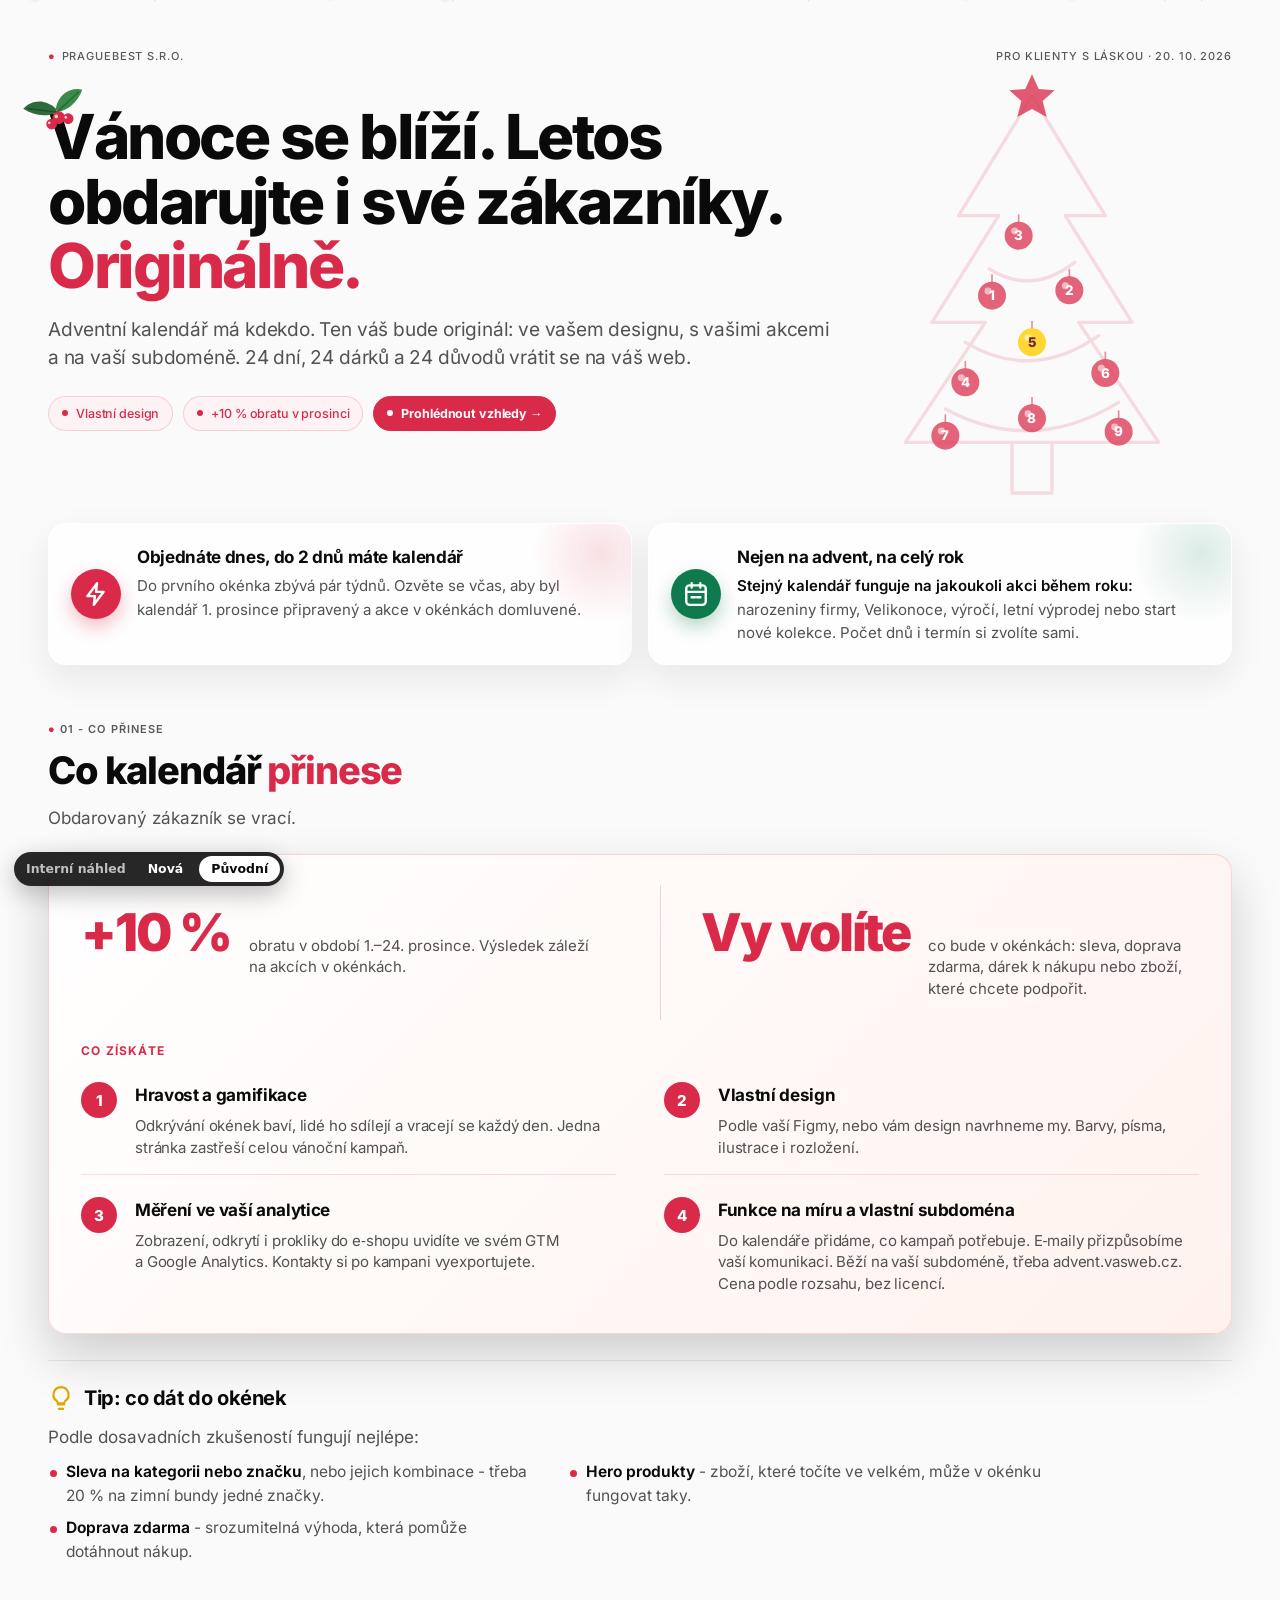
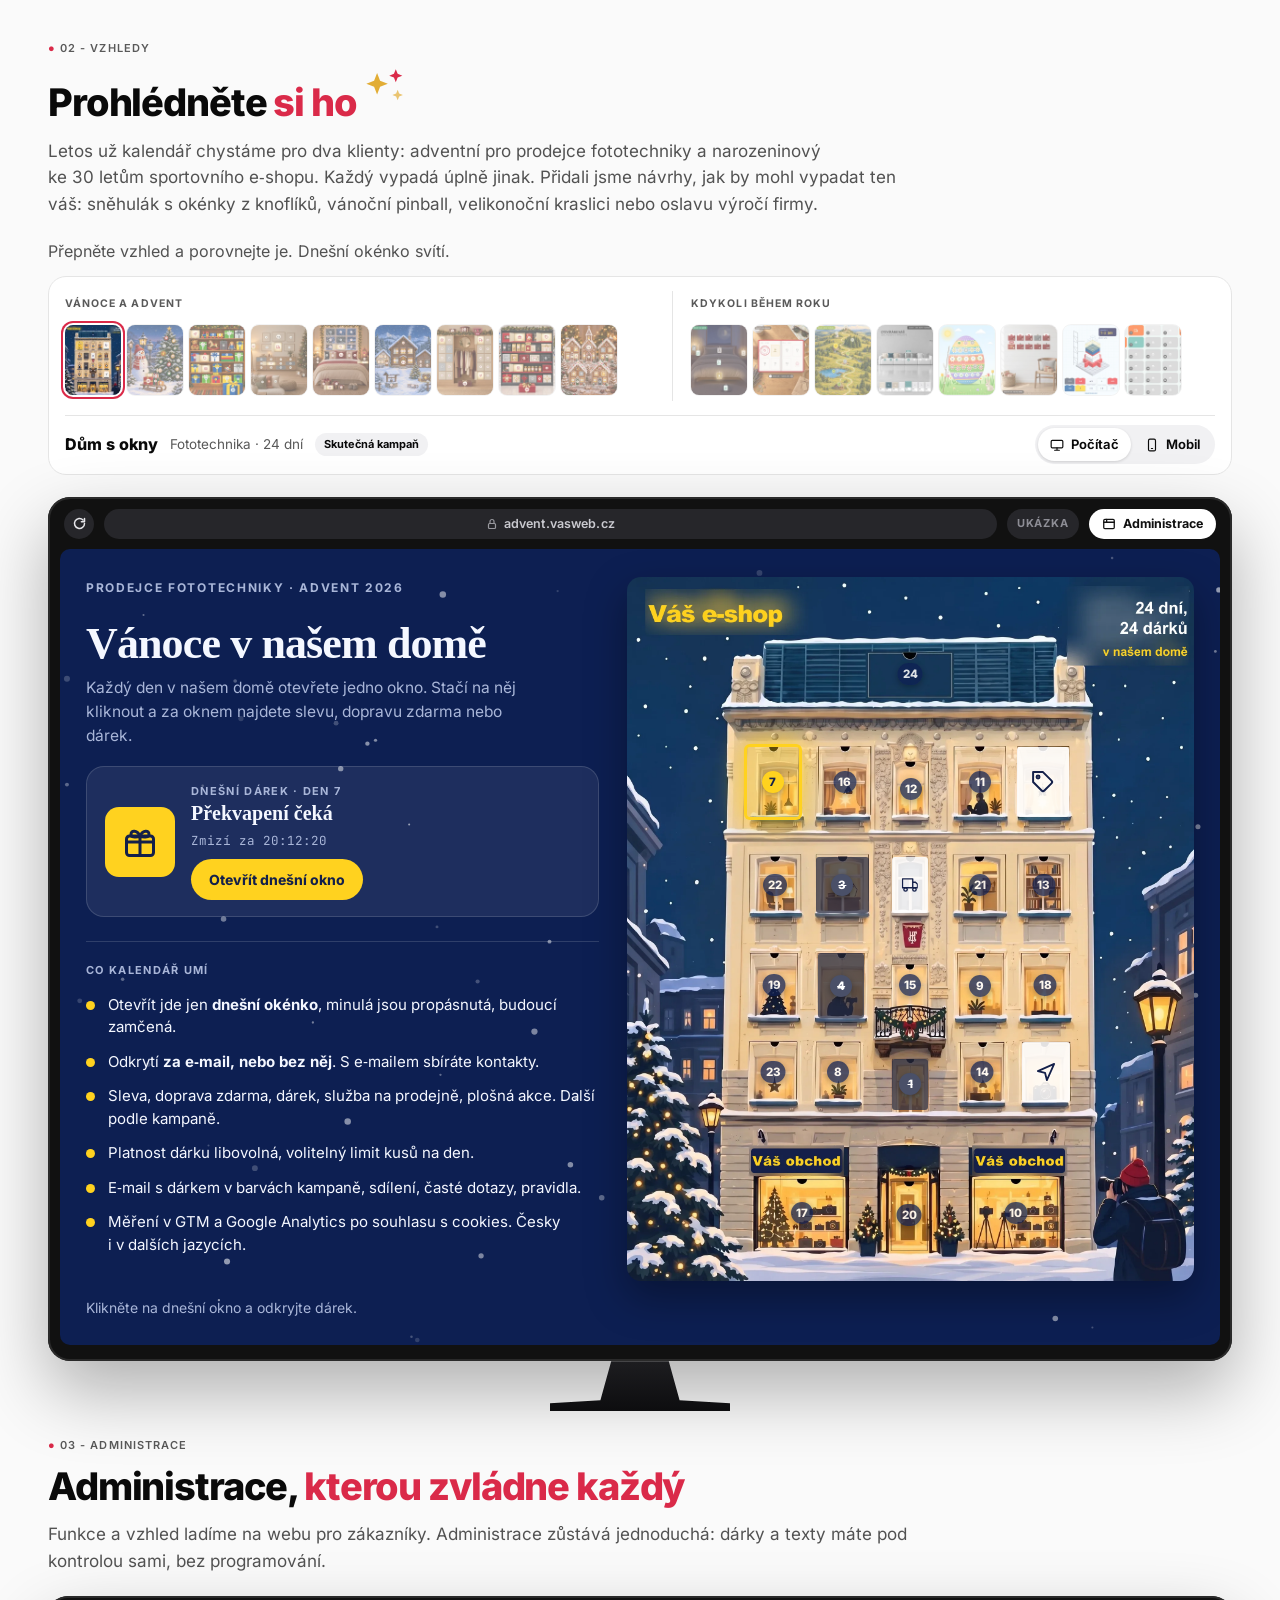
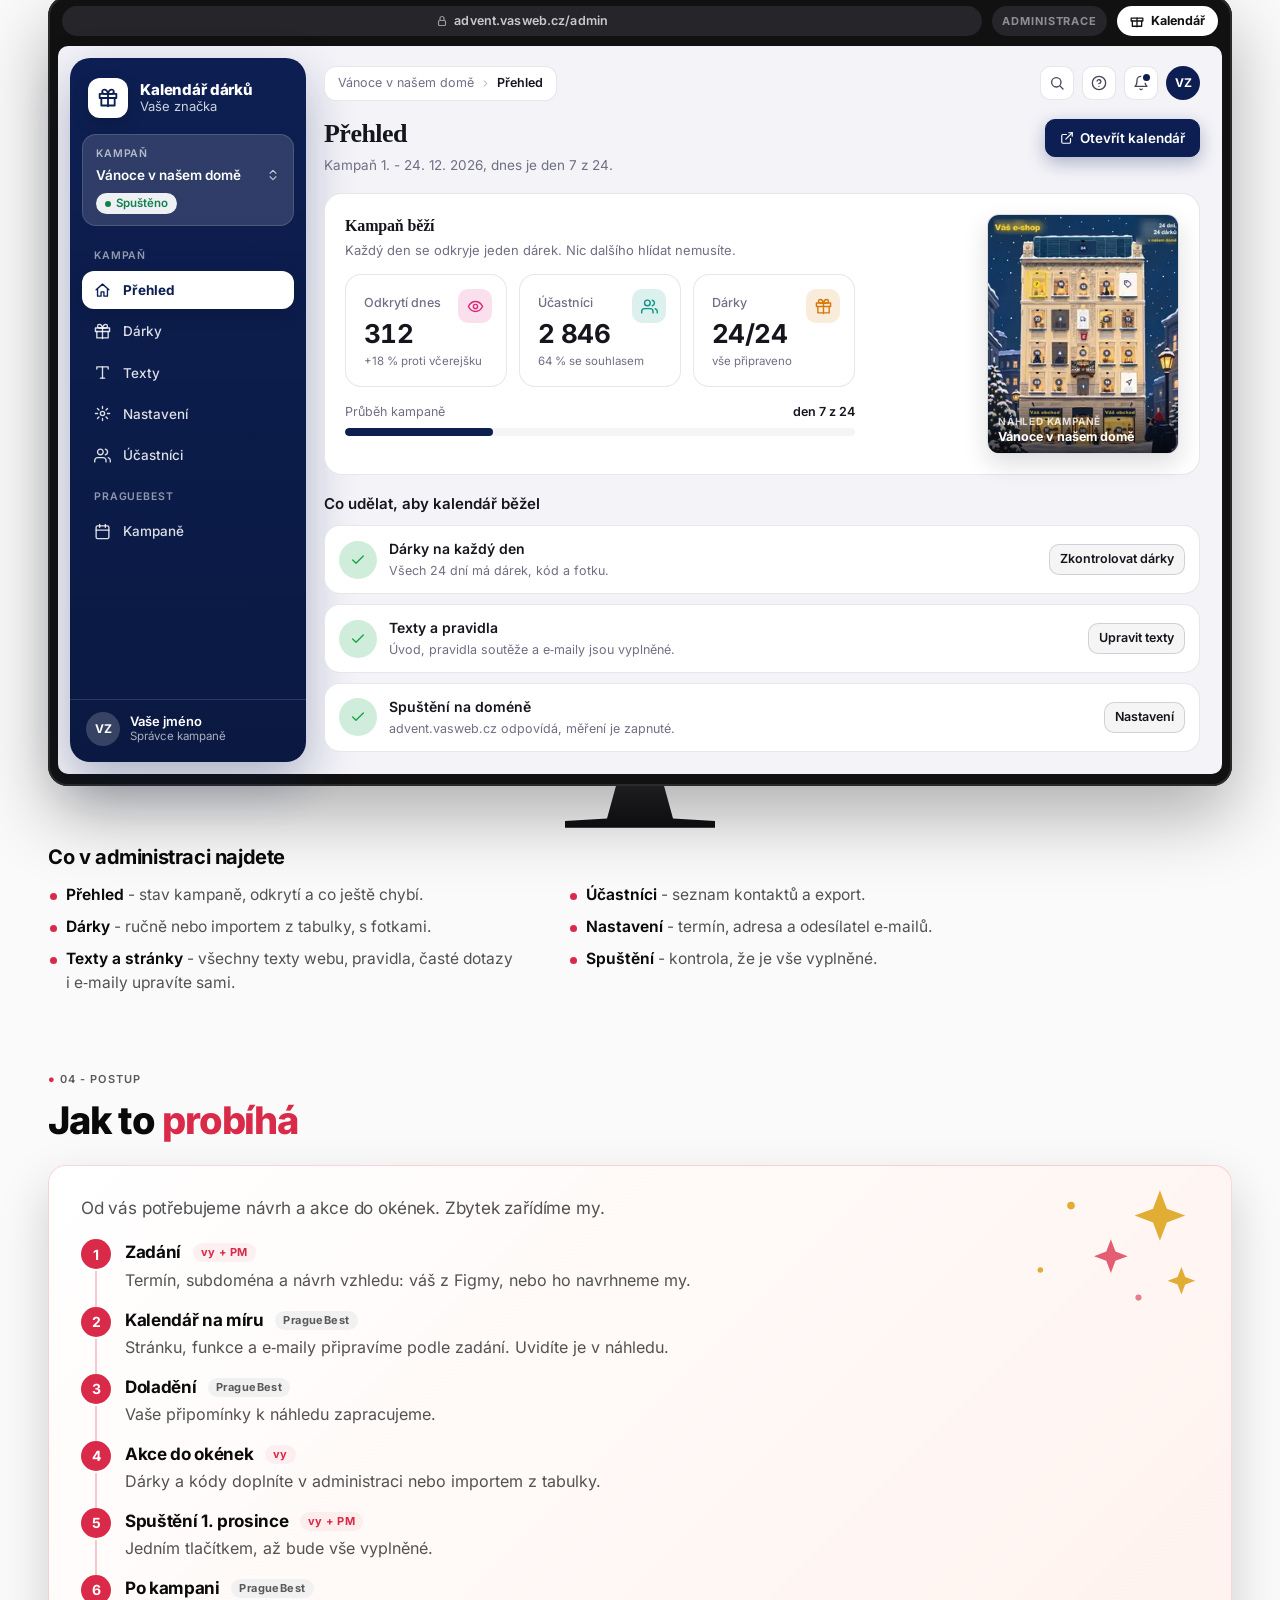
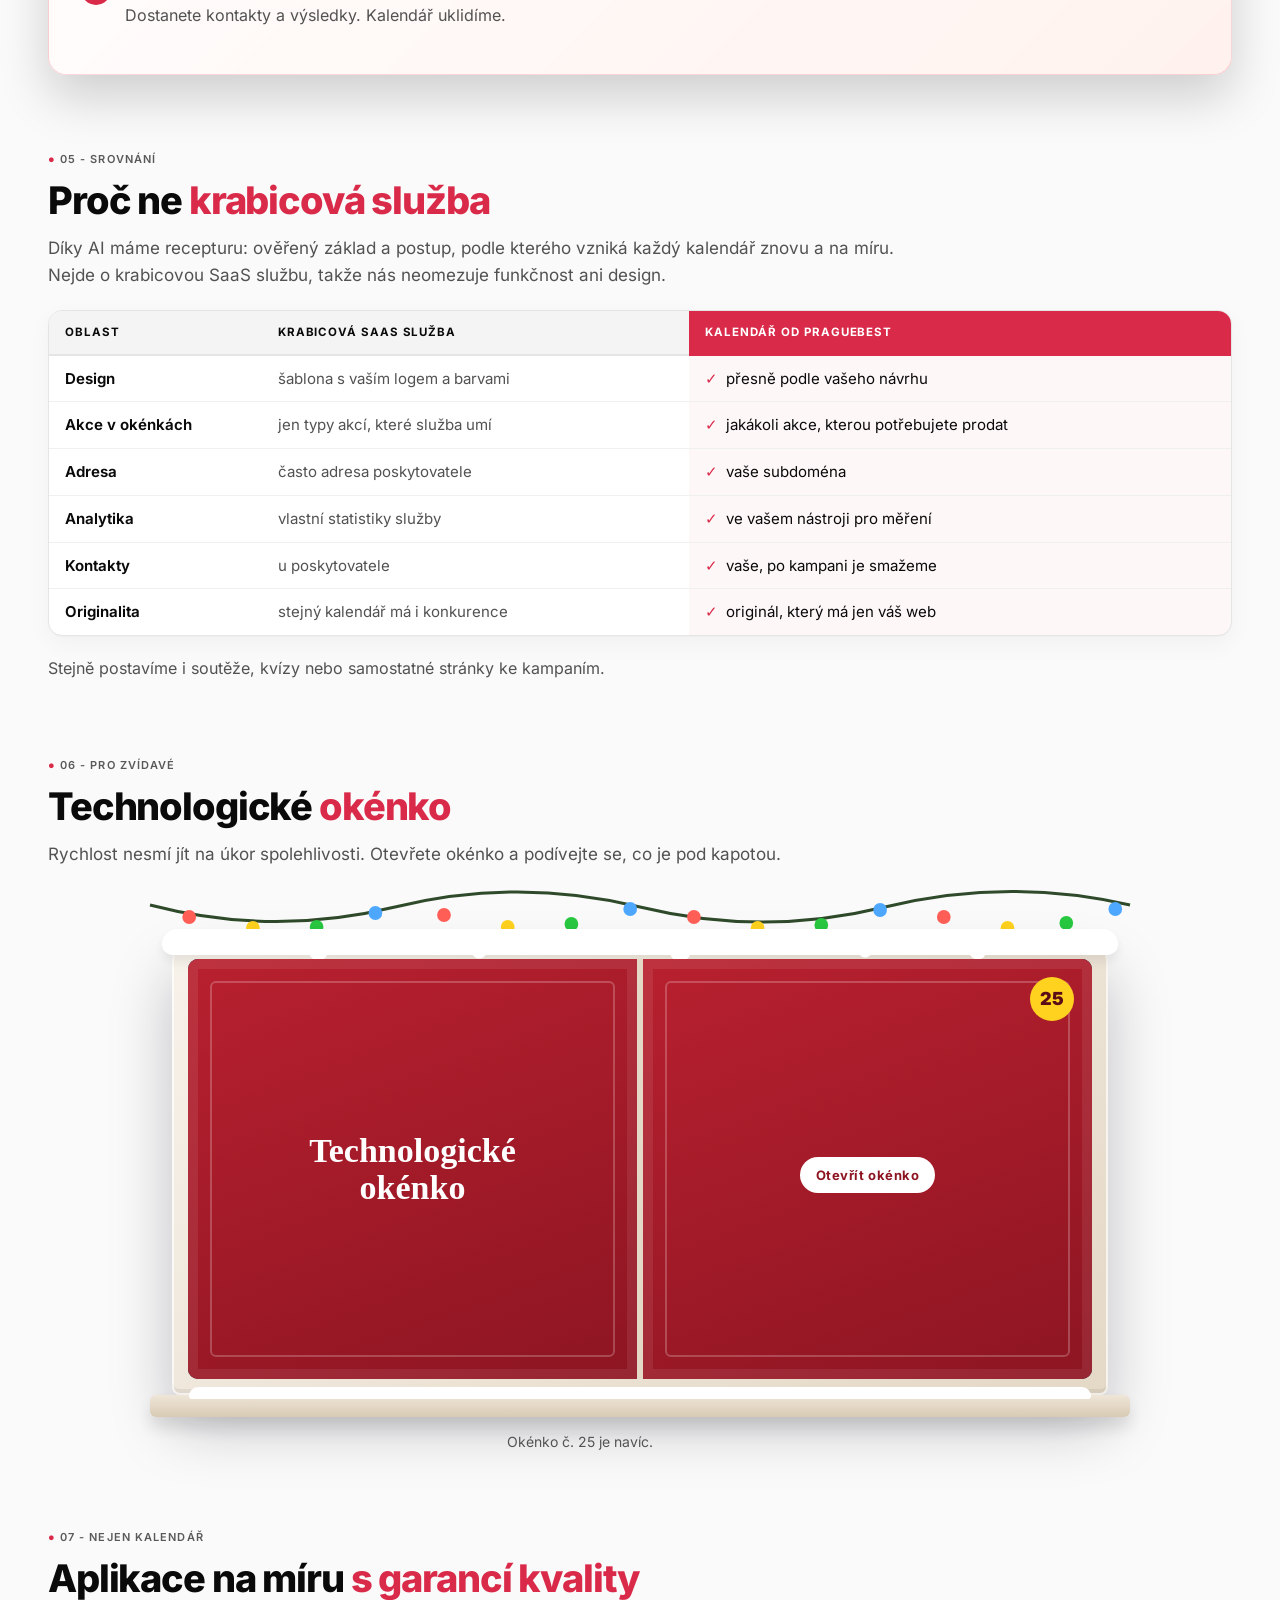
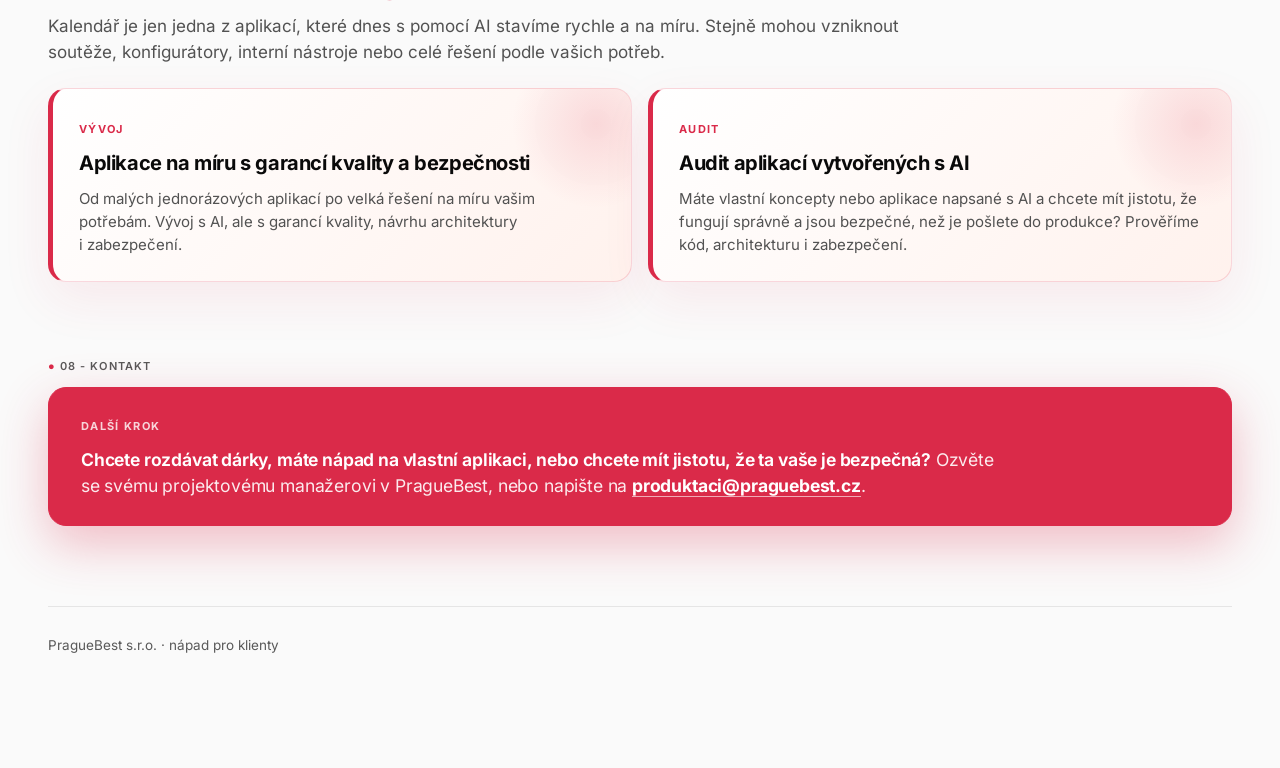
<file: index.html>
<!DOCTYPE html>
<html lang="cs">
<head>
<meta charset="UTF-8">
<meta name="viewport" content="width=device-width, initial-scale=1.0">
<link rel="icon" type="image/png" sizes="32x32" href="favicon-32x32.png">
<link rel="icon" type="image/png" sizes="16x16" href="favicon-16x16.png">
<link rel="icon" type="image/png" sizes="194x194" href="favicon-194x194.png">
<link rel="apple-touch-icon" sizes="180x180" href="apple-touch-icon.png">
<link rel="mask-icon" href="safari-pinned-tab.svg" color="#d92b48">
<title>Letos obdarujte i své zákazníky | PragueBest</title>
<meta name="robots" content="noindex">
<meta name="description" content="Vánoce se blíží a všichni shánějí dárky. Co kdyby je zákazníci dostávali každý den od vás? Adventní kalendář na vašem webu, ve vašem designu. Plus 10 % obratu v prosinci.">
<meta property="og:title" content="Letos obdarujte i své zákazníky | PragueBest">
<meta property="og:description" content="Vánoce se blíží. Adventní kalendář na vašem webu: 24 dní, 24 dárků, plus 10 % obratu v prosinci.">
<meta property="og:type" content="website">
<link rel="preload" as="image" href="img/fotoskoda-dum.webp">
<link rel="preload" href="fonts/Inter-Variable-latin-ext.woff2" as="font" type="font/woff2" crossorigin>
<link rel="preload" href="fonts/Inter-Variable-latin.woff2" as="font" type="font/woff2" crossorigin>
<style>
  @font-face { font-family: 'Inter'; src: url('fonts/Inter-Variable-latin-ext.woff2') format('woff2-variations'); unicode-range: U+0100-02AF, U+0304, U+0308, U+0329, U+1E00-1E9F, U+1EF2-1EFF, U+2020, U+20A0-20AB, U+20AD-20C0, U+2113, U+2C60-2C7F, U+A720-A7FF; font-weight: 100 900; font-style: normal; font-display: block; }
  @font-face { font-family: 'Inter'; src: url('fonts/Inter-Variable-latin.woff2') format('woff2-variations'); unicode-range: U+0000-00FF, U+0131, U+0152-0153, U+02BB-02BC, U+02C6, U+02DA, U+02DC, U+0304, U+0308, U+0329, U+2000-206F, U+2074, U+20AC, U+2122, U+2191, U+2193, U+2212, U+2215, U+FEFF, U+FFFD; font-weight: 100 900; font-style: normal; font-display: block; }
  @font-face { font-family: 'JetBrains Mono'; src: url('fonts/JetBrainsMono-Variable-latin-ext.woff2') format('woff2-variations'); unicode-range: U+0100-02AF, U+0304, U+0308, U+0329, U+1E00-1E9F, U+1EF2-1EFF, U+2020, U+20A0-20AB, U+20AD-20C0, U+2113, U+2C60-2C7F, U+A720-A7FF; font-weight: 100 900; font-style: normal; font-display: block; }
  @font-face { font-family: 'JetBrains Mono'; src: url('fonts/JetBrainsMono-Variable-latin.woff2') format('woff2-variations'); unicode-range: U+0000-00FF, U+0131, U+0152-0153, U+02BB-02BC, U+02C6, U+02DA, U+02DC, U+0304, U+0308, U+0329, U+2000-206F, U+2074, U+20AC, U+2122, U+2191, U+2193, U+2212, U+2215, U+FEFF, U+FFFD; font-weight: 100 900; font-style: normal; font-display: block; }
  @font-face { font-family: 'Inter Fallback'; src: local('Arial'); size-adjust: 107.4%; ascent-override: 90.49%; descent-override: 22.56%; line-gap-override: 0%; }
</style>
<style>
  :root {
    --accent: #DA2A49; --accent-bright: #ff3057; --accent-soft: rgba(218,42,73,0.06);
    --ok: #0f7a4d; --ok-soft: rgba(15,122,77,0.07);
    --warn: #a86400; --warn-soft: rgba(168,100,0,0.08);
    --bg: #fafafa; --bg-card: #ffffff;
    --ink: #0a0a0a; --ink-2: #525252; --ink-3: #737373; --ink-4: #a3a3a3;
    --line: #e5e5e5; --line-soft: #f0f0f0;
    --mono: 'JetBrains Mono', 'SF Mono', Menlo, Consolas, monospace;
  }
  * { box-sizing: border-box; margin: 0; padding: 0; }
  html { scroll-behavior: smooth; scroll-padding-top: 78px; }
  @media (prefers-reduced-motion: reduce) { html { scroll-behavior: auto; } }
  body { font-family: 'Inter', 'Inter Fallback', -apple-system, BlinkMacSystemFont, "Segoe UI", Roboto, Arial, sans-serif; font-synthesis: none; background: var(--bg); color: var(--ink); line-height: 1.55; font-size: 16px; -webkit-font-smoothing: antialiased; font-feature-settings: "ss01", "ss03", "cv11"; }
  .container { max-width: 1240px; margin: 0 auto; padding: 48px 28px 100px; }
  a { color: var(--accent); text-decoration: none; border-bottom: 1px solid rgba(218,42,73,0.25); }
  a:hover { border-bottom-color: var(--accent); }
  :focus-visible { outline: 3px solid var(--accent); outline-offset: 3px; border-radius: 4px; }
  .skip { position: absolute; left: -9999px; top: 0; background: var(--accent); color: #fff; padding: 12px 18px; z-index: 90; font-weight: 700; border-bottom: 0; border-radius: 0 0 10px 0; }
  .skip:focus { left: 0; top: 0; }
  .vh { position: absolute !important; width: 1px; height: 1px; padding: 0; margin: -1px; overflow: hidden; clip: rect(0,0,0,0); white-space: nowrap; border: 0; }

  .top-bar { display: flex; flex-wrap: wrap; gap: 12px; justify-content: space-between; align-items: center; margin-bottom: 40px; font-size: 11px; color: var(--ink-3); letter-spacing: 0.08em; text-transform: uppercase; font-weight: 500; }
  .top-bar .brand::before { content: "\25CF"; color: var(--accent); margin-right: 6px; }

  header.doc-header { margin-bottom: 44px; }
  header.doc-header h1 { font-size: clamp(34px, 5.6vw, 62px); font-weight: 800; letter-spacing: -0.04em; line-height: 1.04; margin-bottom: 18px; max-width: 940px; }
  header.doc-header h1 .accent { color: var(--accent); }
  header.doc-header .subtitle { font-size: 19px; color: var(--ink-2); line-height: 1.45; max-width: 840px; letter-spacing: -0.01em; }
  .meta-row { display: flex; flex-wrap: wrap; gap: 10px; margin-top: 24px; }
  .pill { display: inline-flex; align-items: center; gap: 8px; padding: 7px 13px; border-radius: 100px; font-size: 12.5px; font-weight: 500; letter-spacing: -0.01em; background: var(--accent-soft); border: 1px solid rgba(218,42,73,0.18); color: var(--accent); }
  .pill.neutral { background: #fff; border-color: var(--line); color: var(--ink-3); }
  a.pill.link { background: var(--accent); border-color: var(--accent); color: #fff; font-weight: 700; cursor: pointer; }
  a.pill.link::before { background: #fff; }
  a.pill.link:hover { background: #c22440; border-color: #c22440; }
  .pill::before { content: ""; width: 6px; height: 6px; background: currentColor; border-radius: 50%; }
  .doc-actions { display: flex; flex-wrap: wrap; gap: 8px; margin-top: 16px; }
  .doc-actions .da { display: inline-flex; align-items: center; gap: 7px; padding: 8px 14px; border-radius: 100px; border: 1px solid var(--line); background: #fff; color: var(--ink); font: inherit; font-size: 13px; font-weight: 600; cursor: pointer; }
  .doc-actions .da:hover { border-color: var(--ink-4); color: var(--ink); }
  .doc-actions .da svg { width: 15px; height: 15px; flex: none; }
  .doc-actions .da.primary { background: var(--accent); border-color: var(--accent); color: #fff; }
  .doc-actions .da.primary:hover { background: #c22440; }

  .keybox { background: var(--ink); color: #fff; border-radius: 18px; padding: 30px 32px 26px; margin-bottom: 22px; }
  .keybox .label { font-size: 11px; letter-spacing: 0.12em; text-transform: uppercase; color: var(--accent-bright); font-weight: 700; margin-bottom: 12px; display: block; }
  .keybox p { font-size: 17.5px; line-height: 1.5; letter-spacing: -0.01em; color: #f0f0f0; max-width: 920px; margin-bottom: 0; }
  .keybox p + p { margin-top: 12px; }
  .keybox strong { color: #fff; }
  .keybox a { color: #fff; border-bottom-color: rgba(255,255,255,0.4); }
  .keytiles { display: grid; grid-template-columns: repeat(auto-fit, minmax(200px, 1fr)); gap: 10px; margin: 6px 0 20px; }
  .keytiles .kt { background: rgba(255,255,255,0.07); border: 1px solid rgba(255,255,255,0.14); border-radius: 12px; padding: 12px 14px; min-width: 0; }
  .keytiles .kt b { display: block; color: #fff; font-size: 16px; letter-spacing: -0.01em; line-height: 1.25; margin-bottom: 3px; }
  .keytiles .kt span { display: block; color: rgba(255,255,255,0.7); font-size: 12.5px; line-height: 1.35; }

  nav.toc-list { background: var(--accent-soft); border-left: 4px solid var(--accent); border-radius: 6px 16px 16px 6px; padding: 18px 26px 16px 26px; margin: 0 0 64px; }
  nav.toc-list .toc-group-title { display: block; font-size: 14px; font-weight: 800; color: var(--accent); margin: 0 0 10px; }
  nav.toc-list ul { list-style: disc; margin: 0 0 0 18px; padding: 0; max-width: none; columns: 2; column-gap: 40px; }
  nav.toc-list li { margin: 0 0 9px; font-size: 15px; line-height: 1.4; break-inside: avoid; color: var(--ink-2); }
  nav.toc-list li a { color: var(--accent); text-decoration: underline; text-underline-offset: 3px; font-weight: 650; border-bottom: none; }
  nav.toc-list li a:hover { color: var(--ink); }
  nav.toc-list li a .num { color: var(--ink-4); font-weight: 700; font-size: 12px; margin-right: 8px; text-decoration: none; display: inline-block; }
  nav.toc-list li .d { display: block; color: var(--ink-3); font-size: 13.5px; }
  @media (max-width: 720px) { nav.toc-list ul { columns: 1; } }

  section { margin-bottom: 76px; scroll-margin-top: 78px; }
  .section-label { display: block; font-size: 11px; color: var(--ink-3); letter-spacing: 0.1em; text-transform: uppercase; font-weight: 600; margin-bottom: 12px; }
  .section-label::before { content: "\25CF  "; color: var(--accent); }
  h2 { font-size: clamp(26px, 3.4vw, 38px); font-weight: 800; letter-spacing: -0.03em; line-height: 1.08; margin-bottom: 14px; max-width: 1000px; }
  h2 .accent { color: var(--accent); }
  h3 { font-size: 20px; font-weight: 700; letter-spacing: -0.02em; margin: 34px 0 10px; }
  .lead { font-size: 17px; color: var(--ink-2); max-width: 860px; line-height: 1.55; margin-bottom: 22px; }
  p { max-width: 860px; margin-bottom: 12px; color: var(--ink-2); }
  p strong, li strong { color: var(--ink); font-weight: 650; }
  ul.dots { list-style: none; padding: 0; margin: 0 0 16px; max-width: 860px; color: var(--ink-2); }
  ul.dots li { position: relative; padding-left: 18px; margin: 0 0 8px; font-size: 15.5px; }
  ul.dots li::before { content: ""; position: absolute; left: 2px; top: 10px; width: 7px; height: 7px; border-radius: 50%; background: var(--accent); }
  ul.dots.cols { columns: 2; column-gap: 40px; max-width: 1000px; }
  ul.dots.cols li { break-inside: avoid; }
  @media (max-width: 720px) { ul.dots.cols { columns: 1; } }

  .table-wrap { overflow-x: auto; margin: 20px 0; border: 1px solid var(--line); border-radius: 14px; background: var(--bg-card); }
  table.cmp { width: 100%; border-collapse: collapse; font-size: 15px; min-width: 620px; line-height: 1.45; }
  table.cmp th { text-align: left; font-size: 11.5px; letter-spacing: 0.08em; text-transform: uppercase; color: var(--ink); font-weight: 700; padding: 13px 16px; border-bottom: 2px solid var(--line); background: #f4f4f5; vertical-align: top; }
  table.cmp th.us { background: var(--accent); color: #fff; border-bottom-color: var(--accent); }
  table.cmp td { padding: 12px 16px; border-bottom: 1px solid var(--line-soft); vertical-align: top; color: var(--ink-2); }
  table.cmp td:first-child { font-weight: 650; color: var(--ink); width: 18%; }
  table.cmp td.us { color: var(--ink); background: rgba(218,42,73,0.035); }
  table.cmp td.us::before { content: "\2713"; color: var(--accent); font-weight: 800; margin-right: 8px; }
  table.cmp tr:last-child td { border-bottom: none; }
  @media (max-width: 640px) {
    .table-wrap.cmp-wrap { border: 0; background: none; overflow: visible; }
    table.cmp, table.cmp tbody, table.cmp tr, table.cmp td { display: block; min-width: 0; width: auto; }
    table.cmp thead { display: none; }
    table.cmp tr { background: #fff; border: 1px solid var(--line); border-radius: 12px; margin-bottom: 10px; overflow: hidden; }
    table.cmp td { border: 0; padding: 8px 14px; }
    table.cmp td:first-child { width: auto; padding-top: 12px; font-size: 16px; }
    table.cmp td[data-l]::before { content: attr(data-l); display: block; font-size: 11px; font-weight: 700; letter-spacing: .06em; text-transform: uppercase; color: var(--ink-3); margin-bottom: 2px; }
    table.cmp td.us { padding-bottom: 12px; }
    table.cmp td.us::before { color: var(--accent); margin: 0 0 2px; }
  }

  .callout { border-left: 3px solid var(--accent); background: var(--accent-soft); padding: 14px 18px; border-radius: 0 12px 12px 0; margin: 18px 0; max-width: 860px; }
  .callout p { margin-bottom: 0; font-size: 15px; }
  .callout .label { display: block; font-size: 11px; letter-spacing: 0.1em; text-transform: uppercase; font-weight: 700; color: var(--accent); margin-bottom: 6px; }
  .callout.ok { border-left-color: var(--ok); background: var(--ok-soft); }
  .callout.ok .label { color: var(--ok); }

  .cards { display: grid; grid-template-columns: repeat(auto-fit, minmax(240px, 1fr)); gap: 14px; margin: 22px 0; }
  .card { background: var(--bg-card); border: 1px solid var(--line); border-radius: 14px; padding: 20px 20px 18px; }
  .card .tag { display: inline-block; font-size: 10.5px; letter-spacing: 0.1em; text-transform: uppercase; font-weight: 700; color: var(--accent); margin-bottom: 8px; }
  .card .tag.neutral { color: var(--ink-3); }
  .card h3 { margin: 0 0 6px; font-size: 17px; }
  .card p { font-size: 15px; margin-bottom: 0; line-height: 1.45; }
  .card .ico { width: 38px; height: 38px; border-radius: 10px; background: var(--accent-soft); color: var(--accent); display: flex; align-items: center; justify-content: center; margin-bottom: 12px; }
  .card .ico svg { width: 20px; height: 20px; }

  .flow { counter-reset: step; list-style: none; padding: 0; margin: 0 0 18px; max-width: 860px; }
  .flow > li { position: relative; padding: 0 0 18px 44px; counter-increment: step; color: var(--ink-2); }
  .flow > li::before { content: counter(step); position: absolute; left: 0; top: 0; width: 30px; height: 30px; border-radius: 50%; background: var(--ink); color: #fff; font-weight: 700; font-size: 14px; display: flex; align-items: center; justify-content: center; }
  .flow > li::after { content: ''; position: absolute; left: 14px; top: 32px; bottom: 0; border-left: 2px solid var(--line); }
  .flow > li:last-child::after { display: none; }
  .flow > li b { display: block; color: var(--ink); font-size: 17px; font-weight: 700; letter-spacing: -0.02em; margin-bottom: 2px; }
  .flow .who { display: inline-block; margin-left: 8px; font-size: 11px; font-weight: 700; letter-spacing: .04em; color: var(--ink-3); background: #f1f1f2; border-radius: 100px; padding: 1px 8px; vertical-align: 2px; }
  .flow .who.you { color: var(--accent); background: var(--accent-soft); }

  details.more { border: 1px solid var(--line); border-radius: 12px; background: #fff; margin: 14px 0; max-width: 1000px; }
  details.more > summary { cursor: pointer; list-style: none; padding: 11px 14px; font-weight: 700; font-size: 14.5px; display: flex; align-items: center; gap: 10px; color: var(--ink); }
  details.more > summary::-webkit-details-marker { display: none; }
  details.more > summary::before { content: "+"; width: 22px; height: 22px; border-radius: 50%; background: var(--accent); color: #fff; display: inline-flex; align-items: center; justify-content: center; font-weight: 800; font-size: 15px; flex: 0 0 auto; }
  details.more[open] > summary::before { content: "\2013"; }
  details.more > div { padding: 12px 16px 14px; border-top: 1px solid var(--line); }
  details.more > div > :last-child { margin-bottom: 0; }

  footer.doc-footer { margin-top: 80px; padding-top: 28px; border-top: 1px solid var(--line); font-size: 13.5px; color: var(--ink-3); }
  footer.doc-footer p { font-size: 13.5px; color: var(--ink-3); max-width: 900px; }

  @media (max-width: 720px) {
    .container { padding: 36px 16px 70px; }
    .keybox { padding: 24px 20px; }
  }

  /* ---------- Ukázka kalendáře: 4 vzhledy (dům s okny, sportovní e-shop, vymyšlené obory) ---------- */
  .demo-bar { display: flex; flex-wrap: wrap; gap: 12px 28px; align-items: center; margin: 0 0 28px; }
  .demo-bar .grp { display: flex; flex-wrap: wrap; align-items: center; gap: 12px; }
  .demo-bar .lbl { min-width: 0; }
  .demo-bar .lbl { font-size: 11px; font-weight: 700; letter-spacing: .1em; text-transform: uppercase; color: var(--ink-3); }
  .seg { display: inline-flex; flex-wrap: wrap; gap: 6px; }
  .seg button { font: inherit; font-size: 13px; font-weight: 650; padding: 7px 13px; border-radius: 100px; border: 1px solid var(--line); background: #fff; color: var(--ink); cursor: pointer; display: inline-flex; align-items: center; gap: 7px; }
  .seg button i { width: 12px; height: 12px; border-radius: 50%; display: inline-block; box-shadow: inset 0 0 0 1px rgba(0,0,0,.12); }
  .seg button:hover { border-color: var(--ink-4); }
  .seg button[aria-pressed="true"] { background: var(--accent); border-color: var(--accent); color: #fff; }
  .seg button[aria-pressed="true"] i { box-shadow: inset 0 0 0 1px rgba(255,255,255,.35), 0 0 0 2px rgba(255,255,255,.6); }
  .demo-bar .grp.device { padding-left: 0; border-left: 0; }
  .demo-bar .grp.device .seg button { background: #f4f4f5; border-color: transparent; }
  .demo-bar .grp.device .seg button[aria-pressed="true"] { background: var(--ink); border-color: var(--ink); }

  /* výběr vzhledu: jeden panel s náhledy, přepínačem zobrazení a názvem vybraného */
  .demo-bar { display: grid; grid-template-columns: minmax(0, 1fr); align-items: start; gap: 0; margin: 0 0 22px; padding: 14px 16px 0; border: 1px solid var(--line); border-radius: 18px; background: #fff; }
  .vz { min-width: 0; }
  .vz-strip { display: flex; align-items: flex-start; gap: 18px; min-width: 0; padding-bottom: 14px; }
  .vz-set { flex: 1 1 0; min-width: 0; }
  .vz-head { display: flex; align-items: center; gap: 10px; margin: 0 0 8px; }
  .vz-head .vz-k { margin: 0; }
  .vz-nav { display: flex; gap: 4px; margin-left: auto; }
  .vz-set:not(.over) .vz-nav { visibility: hidden; }
  .vz-arr { display: grid; place-items: center; width: 26px; height: 26px; padding: 0; border: 1px solid var(--line); border-radius: 50%; background: #fff; color: var(--ink); cursor: pointer; transition: opacity .15s ease, background .15s ease; }
  .vz-arr svg { width: 14px; height: 14px; }
  .vz-arr:hover:not(:disabled) { background: #f1f1f3; }
  .vz-arr:disabled { opacity: .35; cursor: default; }
  .vz-arr:focus-visible { outline: 3px solid var(--accent); outline-offset: 2px; }
  .vz-k { display: block; margin: 0 0 8px; font-size: 10.5px; font-weight: 700; letter-spacing: .1em; text-transform: uppercase; color: var(--ink-3); white-space: nowrap; }
  .vz-thumbs { display: flex; gap: 6px; overflow-x: auto; scrollbar-width: none; padding: 6px; margin: -6px; }
  .vz-thumbs::-webkit-scrollbar { display: none; }
  .vz-thumbs.fade-r { -webkit-mask-image: linear-gradient(90deg, #000 86%, transparent); mask-image: linear-gradient(90deg, #000 86%, transparent); }
  .vz-thumbs.fade-l { -webkit-mask-image: linear-gradient(90deg, transparent, #000 14%); mask-image: linear-gradient(90deg, transparent, #000 14%); }
  .vz-thumbs.fade-l.fade-r { -webkit-mask-image: linear-gradient(90deg, transparent, #000 14%, #000 86%, transparent); mask-image: linear-gradient(90deg, transparent, #000 14%, #000 86%, transparent); }
  .vz-sep { align-self: stretch; flex: none; width: 1px; background: var(--line); }
  .vz-th { position: relative; flex: none; width: 56px; height: 70px; padding: 0; border: 0; border-radius: 8px; overflow: hidden; background: #ececef; cursor: pointer; opacity: .6; box-shadow: 0 0 0 1px rgba(0,0,0,.08); transition: opacity .15s ease, box-shadow .15s ease; }
  .vz-th img { display: block; width: 100%; height: 100%; object-fit: cover; }
  .vz-th-w { position: relative; flex: none; }
  .vz-tip { position: fixed; left: 0; top: 0; z-index: 30; width: max-content; max-width: 220px; padding: 7px 11px 8px; border-radius: 10px; background: #fff; color: #14141a; text-align: left; box-shadow: 0 0 0 1px rgba(10,10,10,.08), 0 14px 32px rgba(10,10,10,.22); pointer-events: none; opacity: 0; visibility: hidden; translate: -50% 6px; transition: opacity .16s ease, translate .16s ease, visibility 0s .16s; }
  .vz-tip::before { content: ""; position: absolute; left: calc(50% + var(--sip, 0px)); bottom: 100%; margin-left: -7px; border: 7px solid transparent; border-bottom-color: #fff; filter: drop-shadow(0 -1px 0 rgba(10,10,10,.08)); }
  .vz-tip b { display: block; font-size: 13px; font-weight: 800; line-height: 1.2; }
  .vz-tip small { display: block; margin-top: 2px; font-size: 12px; color: #6b6b76; }
  .vz-tip.on { opacity: 1; visibility: visible; translate: -50% 0; transition-delay: .12s, .12s, 0s; }
  @media (hover: none) { .vz-tip { display: none; } }
  .vz-th:hover { opacity: 1; }
  .vz-th:focus-visible { outline: 3px solid var(--accent); outline-offset: 2px; opacity: 1; }
  .vz-th[aria-pressed="true"] { opacity: 1; box-shadow: 0 0 0 2px #fff, 0 0 0 4px var(--accent); }
  .demo-bar .grp.device { display: block; margin-left: auto; padding: 0; border: 0; }
  .demo-bar .grp.device .seg { display: flex; gap: 2px; padding: 3px; border-radius: 100px; background: #f1f1f3; }
  .demo-bar .grp.device .seg button { border: 0; background: transparent; padding: 6px 12px; }
  .demo-bar .grp.device .seg button[aria-pressed="true"] { background: #fff; color: var(--ink); box-shadow: 0 1px 3px rgba(0,0,0,.14); }
  .vz-cap { display: flex; flex-wrap: wrap; align-items: center; gap: 6px 12px; padding: 9px 0 10px; border-top: 1px solid var(--line); }
  .vz-cap strong { font-size: 16px; font-weight: 800; color: var(--ink); }
  .vz-cap-m { font-size: 13.5px; color: var(--ink-3); }
  .vz-cap-s { padding: 3px 9px; border-radius: 100px; background: #f1f1f3; color: var(--ink); font-size: 11px; font-weight: 700; }
  .vz-cap-s[hidden] { display: none; }
  .vz-admin { display: none; font-size: 13px; font-weight: 700; }
  @media (max-width: 899px) { .vz-admin { display: inline; } }
  @media (max-width: 860px) {
    .vz-strip { flex-direction: column; gap: 14px; }
    .vz-set { flex: none; width: 100%; }
    .vz-sep { display: none; }
  }
  @media (prefers-reduced-motion: reduce) { .vz-th { transition: none; } }
  .demo-bar input[type=range] { accent-color: var(--accent); width: 170px; }
  .demo-bar output { font-weight: 800; font-size: 15px; min-width: 28px; display: inline-block; }
  .demo-note { font-size: 13px; color: var(--ink-3); margin: 10px 0 0; }

  .demo { --d-bg: #0d1f52; --d-ink: #f4f7ff; --d-ink-2: #a9b6d8; --d-door: #14204a; --d-door-ink: #fff; --d-door-line: #24356b;
    --d-today: #ffd21f; --d-today-ink: #14204a; --d-open: #fff; --d-open-ink: #14204a; --d-locked: rgba(10,23,64,.42); --d-missed: rgba(74,80,104,.78);
    --d-btn: #ffd21f; --d-btn-ink: #14204a; --d-radius: 6px; --d-font: Georgia, 'Times New Roman', serif; --d-card: rgba(255,255,255,.07); --d-card-line: rgba(255,255,255,.14);
    position: relative; overflow: hidden; border-radius: 20px; background: var(--d-bg); color: var(--d-ink); padding: 26px; box-shadow: 0 18px 50px rgba(0,0,0,.16); }
  .demo .deco { position: absolute; inset: 0; width: 100%; height: 100%; pointer-events: none; }
  .demo .d-wrap { position: relative; display: grid; grid-template-columns: minmax(0, .95fr) minmax(0, 1.05fr); gap: 28px; align-items: start; }
  #demo-stage { display: flex; align-items: center; justify-content: center; width: 100%; max-width: 560px; margin: 0 auto; aspect-ratio: 4 / 5; }
  #demo-stage .scene { margin: 0; max-height: 100%; max-width: calc(100% * var(--sc-ar, 0.8) / 0.8); }
  .demo .scene.cake, .demo .scene.egg, .demo .scene.raketa, .demo .scene.spani, .demo .scene.pas-scene, .demo .scene.chalupa, .demo .scene.vzk-scene, .demo .scene.obl-scene { --sc-ar: 0.8; }
  .demo .scene:not(.adv):not(.cake):not(.egg):not(.raketa):not(.spani):not(.pas-scene):not(.chalupa):not(.vzk-scene):not(.obl-scene) { --sc-ar: 0.8056; }
  #demo-stage .grid { width: 100%; align-self: start; }
  .demo .d-top { display: flex; align-items: center; gap: 10px; margin-bottom: 18px; font-size: 12px; letter-spacing: .14em; text-transform: uppercase; font-weight: 700; color: var(--d-ink-2); min-height: 28px; }
  .demo .d-top img { height: 34px; width: auto; }
  .demo .d-top .fs-logo { font-family: 'Inter', Arial, sans-serif; font-weight: 900; font-size: 24px; letter-spacing: -0.03em; text-transform: none; color: #ffd21f; }
  .demo .d-title { font-family: var(--d-font); font-size: clamp(28px, 3.6vw, 44px); line-height: 1.04; letter-spacing: -0.02em; margin: 0 0 10px; color: var(--d-ink); font-weight: 700; }
  .demo .d-lead { color: var(--d-ink-2); font-size: 15.5px; margin: 0 0 18px; max-width: 460px; }
  .demo .d-today { background: var(--d-card); border: 1px solid var(--d-card-line); border-radius: 18px; padding: 16px 18px; display: flex; gap: 16px; align-items: center; }
  .demo .d-today .art { width: 70px; height: 70px; flex: none; border-radius: 14px; background: var(--d-today); color: var(--d-today-ink); display: flex; align-items: center; justify-content: center; }
  .demo .d-today .art svg { width: 36px; height: 36px; }
  .demo .d-today .k { font-size: 11px; letter-spacing: .12em; text-transform: uppercase; font-weight: 700; color: var(--d-ink-2); }
  .demo .d-today .t { font-family: var(--d-font); font-size: 20px; line-height: 1.15; font-weight: 700; margin: 2px 0 6px; color: var(--d-ink); }
  .demo .d-today .cd { font-family: var(--mono); font-size: 12.5px; color: var(--d-ink-2); }
  .demo .d-btn { display: inline-block; font: inherit; font-size: 14px; font-weight: 750; border: 0; border-radius: 100px; padding: 10px 18px; background: var(--d-btn); color: var(--d-btn-ink); margin-top: 8px; }
  .demo .d-btn:hover { filter: brightness(1.06); }
  .demo .d-umi { margin-top: 24px; padding-top: 20px; border-top: 1px solid var(--d-card-line); }
  .demo .d-umi .k { font-size: 11px; letter-spacing: .12em; text-transform: uppercase; font-weight: 700; color: var(--d-ink-2); margin-bottom: 14px; }
  .demo .d-umi ul { list-style: none; margin: 0; padding: 0; max-width: none; color: var(--d-ink); }
  .demo .d-umi li { position: relative; padding-left: 22px; margin: 0 0 12px; font-size: 15px; line-height: 1.5; color: var(--d-ink); }
  .demo .d-umi li::before { content: ""; position: absolute; left: 0; top: 7px; width: 9px; height: 9px; border-radius: 50%; background: var(--d-today); }
  .demo .d-umi li strong { color: var(--d-ink); font-weight: 700; }
  .demo-frame.is-mobile .demo .d-umi { display: none; }
  .demo .d-hero-img { margin-top: 18px; width: 100%; max-width: 420px; height: auto; display: block; }
  .demo .d-toast { position: relative; min-height: 22px; margin-top: 14px; font-size: 14px; color: var(--d-ink-2); }

  /* mřížka okének */
  .demo .grid { display: grid; grid-template-columns: repeat(6, minmax(0, 1fr)); gap: 8px; }
  .demo .door { position: relative; cursor: default; aspect-ratio: 1 / 1; border-radius: var(--d-radius); background: var(--d-door); color: var(--d-door-ink); border: 1px solid var(--d-door-line); font: inherit; cursor: pointer; display: flex; flex-direction: column; align-items: center; justify-content: center; gap: 2px; padding: 4px; transition: transform .15s ease, box-shadow .15s ease; overflow: hidden; }
  .demo .door:hover { transform: translateY(-2px); box-shadow: 0 10px 22px rgba(0,0,0,.18); }
  .demo .door .n { font-family: var(--d-font); font-size: clamp(17px, 2vw, 26px); font-weight: 800; line-height: 1; }
  .demo .door .s { font-size: 9.5px; font-weight: 700; letter-spacing: .05em; text-transform: uppercase; opacity: .85; text-align: center; }
  .demo .door svg { width: 18px; height: 18px; }
  .demo .door.locked { background: var(--d-locked); }
  .demo .door.missed { background: var(--d-missed); }
  .demo .door.missed .n { text-decoration: line-through; text-decoration-thickness: 2px; }
  .demo .door.open { background: var(--d-open); color: var(--d-open-ink); }
  .demo .door.today { background: var(--d-today); color: var(--d-today-ink); border-color: transparent; animation: pulse 2.2s ease-in-out infinite; }
  @keyframes pulse { 0%, 100% { box-shadow: 0 0 0 0 rgba(255,210,31,.55); } 50% { box-shadow: 0 0 0 8px rgba(255,210,31,0); } }

  /* scéna: okna na ilustraci domu (dům s okny) */
  .demo .scene { position: relative; width: 100%; height: auto; max-height: 100%; margin: 0 auto; aspect-ratio: 1856 / 2304; border-radius: 14px; overflow: hidden; background: #0d1f52 url('img/fotoskoda-dum.webp') center / cover no-repeat; box-shadow: 0 16px 40px rgba(0,0,0,.35); }
  .demo .win { position: absolute; border: 0; padding: 0; margin: 0; background: transparent; cursor: default; border-radius: 3px; font: inherit; transition: background .2s ease, box-shadow .2s ease; }
  .demo .win .b { position: absolute; left: 50%; top: 50%; transform: translate(-50%, -50%); min-width: 22px; height: 22px; padding: 0 5px; border-radius: 99px; font-size: 11.5px; font-weight: 800; line-height: 22px; text-align: center; background: rgba(13,31,82,.85); color: #fff; box-shadow: 0 2px 6px rgba(0,0,0,.35); }
  .demo .win:hover { box-shadow: 0 0 0 2px #ffd21f; }
  .demo .win.locked .b { opacity: .85; }
  .demo .win.missed { background: rgba(40,44,64,.72); }
  .demo .win.missed .b { background: #4a5068; text-decoration: line-through; }
  .demo .win.open { background: rgba(255,255,255,.88); }
  .demo .win.open .b { background: #fff; color: #14204a; }
  .demo .win.open svg { position: absolute; left: 50%; top: 50%; width: 46%; height: 46%; transform: translate(-50%, -50%); color: #14204a; }
  .demo .win.open .b { display: none; }
  .demo .win.today { background: rgba(255,210,31,.35); box-shadow: 0 0 0 3px #ffd21f, 0 0 26px 6px rgba(255,210,31,.75); animation: glow 1.8s ease-in-out infinite; }
  .demo .win.today .b { background: #ffd21f; color: #14204a; }
  @keyframes glow { 50% { box-shadow: 0 0 0 3px #ffd21f, 0 0 10px 2px rgba(255,210,31,.4); } }
  @media (prefers-reduced-motion: reduce) { .demo .door.today, .demo .win.today { animation: none; } }

  /* interakce: otevření okénka, karta dárku */
  .demo .scene.spani .win:focus-visible, .demo .scene.chalupa .win:focus-visible { outline: none; }
  .demo .scene.spani .win:focus-visible .b, .demo .scene.chalupa .win:focus-visible .b { outline: 3px solid var(--d-today); outline-offset: 3px; }
  .demo .d-bubble { position: absolute; z-index: 15; max-width: 240px; display: flex; align-items: center; gap: 8px; padding: 9px 13px; border-radius: 12px; background: #14141a; color: #fff; font-family: 'Inter', 'Inter Fallback', Arial, sans-serif; font-size: 13.5px; font-weight: 650; line-height: 1.3; box-shadow: 0 10px 24px rgba(0,0,0,.3); translate: -50% -100%; pointer-events: none; opacity: 0; visibility: hidden; }
  .demo .d-bubble.dole { translate: -50% 0; }
  .demo .d-bubble::after { content: ""; position: absolute; left: calc(50% + var(--sipka, 0px)); top: 100%; margin-left: -7px; border: 7px solid transparent; border-top-color: #14141a; }
  .demo .d-bubble.dole::after { top: auto; bottom: 100%; border-top-color: transparent; border-bottom-color: #14141a; }
  .demo .d-bubble svg { flex: none; width: 16px; height: 16px; color: #ffd21f; }
  .demo .d-bubble.missed { background: #4a4a52; }
  .demo .d-bubble.missed::after { border-top-color: #4a4a52; }
  .demo .d-bubble.missed.dole::after { border-top-color: transparent; border-bottom-color: #4a4a52; }
  .demo .d-bubble.on { visibility: visible; animation: dBub 2.8s ease both; }
  @keyframes dBub { 0% { opacity: 0; transform: translateY(6px) scale(.92); } 8% { opacity: 1; transform: none; } 85% { opacity: 1; } 100% { opacity: 0; } }
  @media (prefers-reduced-motion: reduce) { .demo .d-bubble.on { animation: none; opacity: 1; } }
  .demo .win, .demo .door, .demo .dil { cursor: pointer; }
  .demo .win:focus-visible, .demo .door:focus-visible, .demo .dil:focus-visible, .demo .d-btn:focus-visible { outline: 3px solid var(--d-today); outline-offset: 3px; }
  .demo .d-btn { cursor: pointer; }
  .demo .door.just, .demo .scene:not(.spani):not(.chalupa) .win.just { animation: dOdkryt .6s cubic-bezier(.3,1.3,.5,1) both; }
  @keyframes dOdkryt { 0% { transform: perspective(500px) rotateY(0) scale(1); } 40% { transform: perspective(500px) rotateY(-75deg) scale(1.08); } 100% { transform: perspective(500px) rotateY(0) scale(1); } }
  .demo .shake { animation: dShake .45s ease both; }
  @keyframes dShake { 20% { translate: -4px 0; } 40% { translate: 4px 0; } 60% { translate: -3px 0; } 80% { translate: 2px 0; } }
  .demo .d-reveal { position: absolute; inset: 0; z-index: 20; background: rgba(8,14,32,.42); -webkit-backdrop-filter: blur(3px); backdrop-filter: blur(3px); }
  .demo .d-reveal[hidden] { display: none; }
  .demo .d-card { position: absolute; left: var(--cx, 50%); top: var(--cy, 50%); translate: -50% -50%; width: min(calc(100% - 32px), 360px); background: #fff; color: #14204a; border-radius: 20px; padding: 26px 24px 22px; text-align: center; box-shadow: 0 30px 70px rgba(0,0,0,.35); font-family: 'Inter', 'Inter Fallback', Arial, sans-serif; animation: dcIn .55s cubic-bezier(.2,1.35,.4,1) both; }
  .demo .d-card::before { content: ""; position: absolute; left: 50%; top: -9px; width: 64px; height: 18px; translate: -50% 0; border-radius: 0 0 10px 10px; background: var(--d-today); }
  @keyframes dcIn { 0% { opacity: 0; transform: translateY(60px) scale(.86) rotate(-3deg); } 100% { opacity: 1; transform: none; } }
  .demo .dc-x { position: absolute; right: 10px; top: 10px; width: 34px; height: 34px; border: 0; border-radius: 50%; background: #f1f3f8; color: #14204a; font-size: 20px; line-height: 1; cursor: pointer; }
  .demo .dc-ico { width: 64px; height: 64px; margin: 4px auto 12px; border-radius: 18px; display: grid; place-items: center; background: var(--d-today); color: var(--d-today-ink); }
  .demo .dc-ico svg { width: 32px; height: 32px; }
  .demo .dc-k { font-size: 11px; letter-spacing: .12em; text-transform: uppercase; font-weight: 700; color: #5d6785; }
  .demo .dc-t { font-family: var(--d-font); font-size: 24px; line-height: 1.15; font-weight: 800; margin: 6px 0 14px; color: #14204a; }
  .demo .dc-code { display: flex; align-items: center; justify-content: space-between; gap: 10px; border: 2px dashed #c9d0e2; border-radius: 12px; padding: 8px 8px 8px 14px; margin-bottom: 14px; }
  .demo .dc-code code { font-family: var(--mono); font-size: 17px; font-weight: 700; letter-spacing: .06em; color: #14204a; }
  .demo .dc-copy { border: 0; border-radius: 8px; padding: 8px 12px; background: #14204a; color: #fff; font: inherit; font-size: 13px; font-weight: 700; cursor: pointer; }
  .demo .dc-cta { display: block; width: 100%; border: 0; border-radius: 100px; padding: 13px 18px; background: var(--d-btn); color: var(--d-btn-ink); font: inherit; font-size: 15px; font-weight: 800; cursor: pointer; }
  .demo .dc-note { font-size: 12.5px; color: #5d6785; margin: 12px 0 0; }
  .demo .dc-again { border: 0; background: none; padding: 0; margin-top: 10px; font: inherit; font-size: 12.5px; color: #5d6785; text-decoration: underline; cursor: pointer; }
  .demo .dc-fx { position: absolute; left: var(--cx, 50%); top: var(--cy, 50%); width: 9px; height: 5px; border-radius: 2px; pointer-events: none; animation: dcFx .95s cubic-bezier(.15,.7,.3,1) both; }
  @keyframes dcFx { 0% { opacity: 1; transform: translate(-50%,-50%) scale(.3); } 100% { opacity: 0; transform: translate(calc(-50% + var(--x)), calc(-50% + var(--y))) rotate(var(--r)) scale(1); } }
  @media (prefers-reduced-motion: reduce) { .demo .d-card, .demo .dc-fx, .demo .shake, .demo .door.just, .demo .win.just { animation: none !important; } .demo .dc-fx { display: none; } }

  /* téma: Odpočet ke startu (stavebnice, kreslené v kódu) */
  .demo[data-theme="raketa"] { --d-bg: #d4edfc; --d-ink: #0b093b; --d-ink-2: #3d4a7a; --d-today: #ffcd00; --d-today-ink: #0b093b; --d-btn: #52c018; --d-btn-ink: #fff; --d-font: 'Inter', 'Inter Fallback', Arial, sans-serif; --d-card: #fff; --d-card-line: #b9dcf3; }
  .demo[data-theme="raketa"] .d-title { font-weight: 900; letter-spacing: -0.035em; }
  .demo .scene.raketa { aspect-ratio: 4 / 5; max-width: 480px; display: flex; flex-direction: column; background: #f3faff; border: 1px solid #b9dcf3; box-shadow: 0 16px 40px rgba(11,31,68,.16); }
  .demo .scene.raketa .rk { display: block; width: 100%; flex: 1 1 auto; min-height: 0; }
  .demo .rk .rk-l { transform-box: view-box; }
  .demo .rk .rk-l.today { animation: rkHint 1.6s ease-in-out infinite; }
  @keyframes rkHint { 50% { opacity: .35; } }
  .demo .rk .rk-l.drop { animation: rkDrop .7s cubic-bezier(.3,1.5,.55,1) both; }
  @keyframes rkDrop { 0% { transform: translateY(-150px); opacity: 0; } 55% { opacity: 1; } 100% { transform: none; opacity: 1; } }
  .demo .rk .rk-ring { transform-box: fill-box; transform-origin: center; animation: rkRing .7s .45s ease-out both; }
  @keyframes rkRing { 0% { opacity: .8; transform: scale(.4); } 100% { opacity: 0; transform: scale(1.6); } }
  .demo .rk .rk-flame { opacity: 0; transform-box: fill-box; transform-origin: 50% 0; }
  .demo .rk.launch .rk-flame { opacity: 1; animation: rkFlame .12s linear infinite alternate; }
  @keyframes rkFlame { to { transform: scaleY(1.25) scaleX(.9); } }
  .demo .rk.launch .rk-ship { animation: rkLift 3s cubic-bezier(.5,0,.8,.4) .5s both; }
  @keyframes rkLift { 0% { transform: translate(0,0); } 6% { transform: translate(-1.5px,0); } 12% { transform: translate(1.5px,0); } 18% { transform: translate(0,0); } 100% { transform: translate(0,-460px); } }
  .demo .rk .rk-smoke circle { opacity: 0; }
  .demo .rk.launch .rk-smoke circle { animation: rkSmoke 2.4s ease-out both; }
  @keyframes rkSmoke { 0% { opacity: 0; transform: scale(.2); } 20% { opacity: .9; } 100% { opacity: 0; transform: scale(1.8); } }
  .demo .rk .rk-done { opacity: 0; }
  .demo .rk.launch .rk-done { animation: rkDone .6s 2.6s ease both; }
  @keyframes rkDone { from { opacity: 0; transform: translateY(10px); } to { opacity: 1; transform: none; } }
  .demo .rk-dily { display: grid; grid-template-columns: repeat(5, minmax(0, 1fr)); gap: 14px 8px; padding: 4px 16px 14px; }
  .demo .dil { position: relative; aspect-ratio: 2 / 1.15; border: 0; border-radius: 4px; padding: 0; font: inherit; font-weight: 900; font-size: clamp(13px, 1.6vw, 17px); color: #fff; background: var(--c, #004996); box-shadow: inset 0 -5px 0 rgba(0,0,0,.18), 0 3px 6px rgba(11,31,68,.18); display: flex; align-items: center; justify-content: center; gap: 4px; transition: transform .15s ease; }
  .demo .dil::before, .demo .dil::after { content: ""; position: absolute; top: -6px; width: 26%; height: 7px; border-radius: 3px 3px 0 0; background: inherit; box-shadow: inset 0 2px 0 rgba(255,255,255,.35); }
  .demo .dil::before { left: 13%; } .demo .dil::after { right: 13%; }
  .demo .dil:hover { transform: translateY(-2px); }
  .demo .dil svg { width: 15px; height: 15px; }
  .demo .dil.locked, .demo .dil.missed { background: transparent; color: #3d4a7a; box-shadow: none; outline: 2px dashed rgba(0,73,150,.45); outline-offset: -2px; }
  .demo .dil.locked::before, .demo .dil.locked::after, .demo .dil.missed::before, .demo .dil.missed::after { background: transparent; box-shadow: none; outline: 2px dashed rgba(0,73,150,.35); outline-offset: -2px; }
  .demo .dil.missed { color: #8a94a8; text-decoration: line-through; outline-color: rgba(138,148,168,.6); }
  .demo .dil.today { background: #ffcd00; color: #0b093b; animation: rkPulse 1.6s ease-in-out infinite; }
  @keyframes rkPulse { 50% { box-shadow: inset 0 -5px 0 rgba(0,0,0,.12), 0 0 0 6px rgba(255,204,0,.35); } }
  .demo .rk-start { align-self: center; margin: -4px 0 10px; border: 0; background: none; font: inherit; font-size: 12.5px; font-weight: 700; color: #004996; text-decoration: underline; cursor: pointer; }
  @media (prefers-reduced-motion: reduce) { .demo .rk .rk-l.today, .demo .rk .rk-l.drop, .demo .rk .rk-ring, .demo .dil.today, .demo .rk.launch .rk-ship, .demo .rk.launch .rk-flame { animation: none; } .demo .rk.launch .rk-done { animation: none; opacity: 1; } }
  /* téma: 7 nocí pro lepší spánek (fotka z Higgsfieldu; měsíc, ovečky, světla a visačky v kódu) */
  .demo[data-theme="spani"] { --d-bg: #f5f1ec; --d-ink: #483628; --d-ink-2: #7d6b5c; --d-today: #c3a15a; --d-today-ink: #fff; --d-btn: #0e8348; --d-btn-ink: #fff; --d-font: 'Inter', 'Inter Fallback', Arial, sans-serif; --d-card: #fff; --d-card-line: #e2dfdd; }
  .demo[data-theme="spani"] .d-title { font-weight: 800; letter-spacing: -0.025em; }
  .demo[data-theme="spani"] .d-btn { border-radius: 100px; }
  .demo .scene.spani { aspect-ratio: 4 / 5; max-width: 480px; background: #483628 url('img/spani.webp') center / cover no-repeat; }
  .demo .scene.spani::after { content: ""; position: absolute; inset: 0; z-index: 2; background: #0b1226; opacity: 0; pointer-events: none; transition: opacity 1.6s ease; }
  .demo .scene.spani.finale::after { opacity: .55; }
  .demo .scene.spani .sp-fx { position: absolute; inset: 0; width: 100%; height: 100%; pointer-events: none; z-index: 2; }
  .demo .sp-dim { opacity: .62; animation: spDim 1s ease both; }
  @keyframes spDim { from { opacity: 0; } }
  .demo .sp-star { animation: spTw 3s ease-in-out infinite; }
  @keyframes spTw { 50% { opacity: .15; } }
  .demo .sp-halo { animation: spHalo 4s ease-in-out infinite; transform-box: fill-box; transform-origin: center; }
  @keyframes spHalo { 50% { transform: scale(1.12); } }
  .demo .sp-cloud { animation: spCloud 22s linear infinite; }
  .demo .sp-cloud2 { animation-duration: 34s; animation-delay: -12s; }
  @keyframes spCloud { from { transform: translateX(-320px); } to { transform: translateX(860px); } }
  .demo .sp-meteor { opacity: 0; stroke-dasharray: 170; stroke-dashoffset: 170; animation: spMeteor 7s ease-out infinite 2s; }
  @keyframes spMeteor { 0% { opacity: 0; stroke-dashoffset: 170; transform: translate(0,0); } 3% { opacity: 1; } 10% { opacity: 0; stroke-dashoffset: -170; transform: translate(-90px,42px); } 100% { opacity: 0; } }
  .demo .sp-lamp { animation: spBreath 4s ease-in-out infinite; }
  .demo .sp-candle { transform-box: fill-box; transform-origin: 50% 70%; animation: spFlick .16s steps(2) infinite alternate; }
  @keyframes spBreath { 50% { opacity: .65; } }
  @keyframes spFlick { from { opacity: .8; transform: scale(1); } to { opacity: 1; transform: scale(1.08, .95); } }
  .demo .sp-mote { animation: spMote 6s ease-in-out infinite; }
  @keyframes spMote { 0%, 100% { opacity: 0; transform: translate(0,0); } 50% { opacity: .9; transform: translate(14px,-40px); } }
  .demo .sp-steam path { opacity: 0; animation: spSteam 3.3s ease-in-out infinite; }
  @keyframes spSteam { 0% { opacity: 0; transform: translateY(24px); } 30% { opacity: .75; } 100% { opacity: 0; transform: translateY(-70px); } }
  .demo .sp-done { opacity: 0; transition: opacity 1.2s 1s ease; }
  .demo .scene.spani.finale .sp-done { opacity: 1; }
  .demo .scene.spani.finale .sp-lamp, .demo .scene.spani.finale .sp-candle, .demo .scene.spani.finale .sp-steam, .demo .scene.spani.finale .sp-mote { opacity: 0; animation: none; transition: opacity 1.2s; }
  /* okénka: visačky na šňůrce */
  .demo .scene.spani .win { z-index: 3; border-radius: 26px; background: transparent; transition: box-shadow .3s ease; }
  .demo .scene.spani .win:hover { box-shadow: inset 0 0 0 2px rgba(255,255,255,.55); }
  .demo .scene.spani .win.today, .demo .scene.spani .win.open, .demo .scene.spani .win.missed { background: transparent; box-shadow: none; animation: none; }
  .demo .scene.spani .win .b { display: flex; flex-direction: column; align-items: center; justify-content: center; gap: 1px; width: 42px; height: 54px; min-width: 0; padding: 8px 0 0; border-radius: 7px 7px 10px 10px; transform: none; translate: -50% -50%; transform-origin: 50% -16px; background: #fff; color: #483628; font-family: 'Inter', Arial, sans-serif; font-size: 19px; font-weight: 900; line-height: 1; box-shadow: 0 6px 16px rgba(0,0,0,.4), inset 0 0 0 2px #fff, inset 0 0 0 3.5px rgba(195,161,90,.6); }
  .demo .scene.spani .win .b::before { content: ""; position: absolute; top: 5px; left: 50%; width: 6px; height: 6px; margin-left: -3px; border-radius: 50%; background: rgba(72,54,40,.35); }
  .demo .scene.spani .win .b::after { content: ""; position: absolute; bottom: 100%; left: 50%; width: 2px; height: 18px; margin-left: -1px; background: rgba(255,255,255,.85); }
  .demo .scene.spani .win .b small { font-size: 8.5px; font-weight: 800; letter-spacing: .08em; text-transform: uppercase; opacity: .75; }
  .demo .scene.spani .win .b svg { position: static; width: 20px; height: 20px; transform: none; color: #0e8348; }
  .demo .scene.spani .win.open .b { box-shadow: 0 6px 16px rgba(0,0,0,.4), inset 0 0 0 2px #fff, inset 0 0 0 3.5px #0e8348; }
  .demo .scene.spani .win.open .b small { color: #0e8348; opacity: 1; }
  .demo[data-theme="spani"] .d-umi li::before { background: #0e8348; }
  .demo .scene.spani .win.open .b { display: flex; }
  .demo .scene.spani .win.locked .b { background: rgba(255,255,255,.72); color: #7d6b5c; }
  .demo .scene.spani .win.missed .b { background: #9a9590; color: #ece8e2; rotate: 9deg; box-shadow: 0 4px 10px rgba(0,0,0,.35); }
  .demo .scene.spani .win.missed .b > :first-child { text-decoration: line-through; }
  .demo .scene.spani .win.today .b { width: 50px; height: 64px; background: #c3a15a; color: #fff; font-size: 23px; box-shadow: 0 0 0 4px rgba(255,255,255,.35), 0 0 34px 10px rgba(255,214,140,.75), 0 8px 18px rgba(0,0,0,.4); animation: spSwing 2.4s ease-in-out infinite; }
  .demo .scene.spani .win.today .b::before { background: rgba(255,255,255,.6); }
  @keyframes spSwing { 0%, 100% { transform: rotate(-7deg); } 50% { transform: rotate(7deg); } }
  .demo .scene.spani .win.just .b { animation: spFlip .8s cubic-bezier(.3,1.4,.5,1) both; }
  @keyframes spFlip { 0% { transform: rotateY(0) scale(1.3); } 100% { transform: rotateY(360deg) scale(1); } }
  .demo .scene.spani .win.just { animation: spOn 1.1s ease-out both; }
  @keyframes spOn { 0% { box-shadow: 0 0 0 0 rgba(255,214,150,.95), inset 0 0 0 999px rgba(255,214,150,.55); } 100% { box-shadow: 0 0 80px 40px rgba(255,214,150,0), inset 0 0 0 999px rgba(255,214,150,0); } }
  .demo .d-finale { position: absolute; left: 12px; top: 12px; z-index: 4; border: 0; border-radius: 100px; padding: 7px 14px; background: rgba(72,54,40,.82); color: #fff; font: inherit; font-size: 12.5px; font-weight: 700; cursor: pointer; -webkit-backdrop-filter: blur(4px); backdrop-filter: blur(4px); }
  .demo[data-theme="spani"] .d-finale { background: rgba(14,131,72,.92); }
  @media (prefers-reduced-motion: reduce) { .demo .sp-star, .demo .sp-halo, .demo .sp-cloud, .demo .sp-meteor, .demo .sp-lamp, .demo .sp-candle, .demo .sp-mote, .demo .sp-steam path, .demo .sp-dim, .demo .scene.spani .win.today .b, .demo .scene.spani .win.just, .demo .scene.spani .win.just .b { animation: none; } .demo .sp-steam path { opacity: .5; } }

  /* téma: Cestovní pas (stůl z Higgsfieldu, pas a razítka v kódu) */
  .demo[data-theme="pas"] { --d-bg: #f6f4f4; --d-ink: #242527; --d-ink-2: #75727e; --d-today: #f1c86f; --d-today-ink: #242527; --d-btn: #e30613; --d-btn-ink: #fff; --d-font: 'Inter', 'Inter Fallback', Arial, sans-serif; --d-card: #fff; --d-card-line: #e4e1e1; }
  .demo[data-theme="pas"] .d-title { font-weight: 900; letter-spacing: -0.03em; }
  .demo .scene.pas-scene { aspect-ratio: 4 / 5; max-width: 480px; background: #b07a3e url('img/pas-stul.webp') center / cover no-repeat; }
  .demo .pas { position: absolute; left: 9%; width: 82%; top: 21%; aspect-ratio: 176 / 124; padding: 9px; border-radius: 12px; background: linear-gradient(160deg, #e30613, #a6040e); box-shadow: 0 22px 34px rgba(50,25,5,.45), 0 3px 6px rgba(50,25,5,.3); display: grid; grid-template-columns: 1fr 1fr; perspective: 1800px; }
  .demo .pas .pg { position: relative; min-width: 0; background-color: #fbf9f6; background-image: repeating-radial-gradient(circle at 18% 28%, rgba(227,6,19,0) 0 7px, rgba(227,6,19,.045) 7px 8px), repeating-radial-gradient(circle at 82% 82%, rgba(36,37,39,0) 0 9px, rgba(36,37,39,.04) 9px 10px); padding: 7%; display: flex; flex-direction: column; }
  .demo .pas .pg-l { border-radius: 6px 0 0 6px; box-shadow: inset -16px 0 18px -14px rgba(70,35,10,.4); }
  .demo .pas .pg-r { border-radius: 0 6px 6px 0; box-shadow: inset 16px 0 18px -14px rgba(70,35,10,.4); }
  .demo .pg-h { display: flex; justify-content: space-between; font-family: var(--mono); font-size: clamp(7px, .9vw, 10px); letter-spacing: .14em; color: rgba(36,37,39,.5); font-weight: 700; margin-bottom: 6%; }
  .demo .pg-g { flex: 1; min-height: 0; display: grid; grid-template-columns: 1fr 1fr; grid-template-rows: 1fr 1fr; gap: 8%; }
  .demo .raz { position: relative; min-width: 0; border: 1.5px dashed rgba(36,37,39,.25); border-radius: 8px; background: transparent; padding: 0; font: inherit; display: flex; flex-direction: column; align-items: center; justify-content: center; gap: 2px; color: rgba(36,37,39,.5); transition: border-color .2s ease; }
  .demo .raz:hover { border-color: rgba(227,6,19,.6); }
  .demo .raz .pas-n { font-family: 'Inter', Arial, sans-serif; font-weight: 900; font-size: clamp(14px, 2vw, 22px); font-weight: 700; line-height: 1; }
  .demo .raz .pas-s { display: flex; max-width: 100%; overflow: hidden; font-size: clamp(6.5px, .8vw, 9.5px); letter-spacing: .06em; text-transform: uppercase; font-weight: 700; }
  .demo .raz .pas-s svg { width: 12px; height: 12px; }
  .demo .raz.missed { color: rgba(110,100,95,.55); border-color: rgba(110,100,95,.3); }
  .demo .raz.missed .pas-n { text-decoration: line-through; }
  .demo .raz.today { border: 2px solid #f1c86f; background: rgba(241,200,111,.22); color: #8a6412; animation: pasPulse 1.8s ease-in-out infinite; }
  @keyframes pasPulse { 50% { box-shadow: 0 0 0 6px rgba(241,200,111,.35); } }
  .demo .raz.open { border-color: transparent; }
  .demo .pas-raz { position: absolute; left: -8%; top: -8%; width: 116%; height: 116%; transform: rotate(var(--rot)); mix-blend-mode: multiply; opacity: .9; pointer-events: none; }
  .demo .raz.just .pas-raz { animation: pasStamp .45s cubic-bezier(.3,1.5,.5,1) both; }
  @keyframes pasStamp { 0% { transform: rotate(calc(var(--rot) - 14deg)) scale(1.9); opacity: 0; } 60% { opacity: .95; } 100% { transform: rotate(var(--rot)) scale(1); opacity: .9; } }
  .demo .pas.thud { animation: pasThud .3s .3s ease both; }
  @keyframes pasThud { 35% { translate: 0 3px; } 70% { translate: 0 -1px; } }
  .demo .pg-emb { display: grid; place-items: center; opacity: .45; }
  .demo .pg-emb svg { width: 72%; height: auto; }
  .demo .pas-velke { position: absolute; left: 50%; top: 50%; width: 54%; margin: -15% 0 0 -27%; transform: rotate(-11deg); filter: drop-shadow(0 1px 0 rgba(246,239,223,.9)); z-index: 3; pointer-events: none; animation: pasVelke .55s .3s cubic-bezier(.3,1.5,.5,1) both; }
  @keyframes pasVelke { 0% { transform: rotate(-24deg) scale(2); opacity: 0; } 100% { transform: rotate(-11deg) scale(1); opacity: .92; } }
  .demo .pas-nav { position: absolute; left: 50%; top: 70.5%; translate: -50% 0; display: flex; align-items: center; gap: 10px; padding: 5px; border-radius: 100px; background: rgba(36,37,39,.82); color: #fff; font-family: var(--mono); font-size: 11.5px; font-weight: 700; white-space: nowrap; -webkit-backdrop-filter: blur(4px); backdrop-filter: blur(4px); }
  .demo .pas-sip { width: 30px; height: 30px; border: 0; border-radius: 50%; background: #fff; color: #e30613; font-size: 18px; line-height: 1; cursor: pointer; }
  .demo .pas-sip:disabled { opacity: .35; cursor: default; }
  .demo .pas-hold, .demo .pas-turn { position: absolute; top: 9px; bottom: 9px; width: calc(50% - 9px); z-index: 5; pointer-events: none; }
  .demo .pas-hold.l, .demo .pas-turn.l { left: 9px; }
  .demo .pas-hold.r, .demo .pas-turn.r { left: 50%; }
  .demo .pas-hold .pg, .demo .pas-turn .pg { position: absolute; inset: 0; }
  .demo .pas-turn { transform-style: preserve-3d; }
  .demo .pas-turn.r { transform-origin: left center; animation: pasTurnR .75s ease-in-out both; }
  .demo .pas-turn.l { transform-origin: right center; animation: pasTurnL .75s ease-in-out both; }
  @keyframes pasTurnR { to { transform: rotateY(-180deg); } }
  @keyframes pasTurnL { to { transform: rotateY(180deg); } }
  .demo .pas-turn .f, .demo .pas-turn .b { position: absolute; inset: 0; -webkit-backface-visibility: hidden; backface-visibility: hidden; }
  .demo .pas-turn .b { transform: rotateY(180deg); }
  @media (prefers-reduced-motion: reduce) { .demo .raz.today, .demo .raz.just .pas-raz, .demo .pas.thud, .demo .pas-velke { animation: none; } }
  /* téma: Víkendy na chalupě (mapa z Higgsfieldu, trasa, špendlíky a turista v kódu) */
  .demo[data-theme="chalupa"] { --d-bg: #eef6d3; --d-ink: #1f2a10; --d-ink-2: #55623e; --d-today: #ffd200; --d-today-ink: #1f2a10; --d-btn: #7a9b0a; --d-btn-ink: #fff; --d-font: 'Inter', 'Inter Fallback', Arial, sans-serif; --d-card: #fff; --d-card-line: #d5e6a3; }
  .demo[data-theme="chalupa"] .d-title { color: #6e8c00; font-weight: 800; letter-spacing: -0.02em; }
  .demo[data-theme="chalupa"] .d-btn { border-radius: 100px; }
  .demo[data-theme="chalupa"] .d-finale { background: rgba(122,155,10,.95); }
  .demo .scene.chalupa { aspect-ratio: 4 / 5; max-width: 480px; background: #7fa65a url('img/chalupa-mapa.webp') center / cover no-repeat; }
  .demo .scene.chalupa .ch-fx { position: absolute; inset: 0; width: 100%; height: 100%; pointer-events: none; z-index: 4; }
  .demo .ch-rest { opacity: .9; }
  .demo .ch-smoke circle { opacity: 0; transform-box: fill-box; transform-origin: center; animation: chSmoke 4s ease-out infinite; }
  @keyframes chSmoke { 0% { opacity: 0; transform: translate(0,0) scale(.6); } 20% { opacity: .75; } 100% { opacity: 0; transform: translate(30px,-170px) scale(1.6); } }
  .demo .ch-glint path { opacity: 0; animation: chGlint 4s ease-in-out infinite; }
  @keyframes chGlint { 50% { opacity: .8; } }
  .demo .ch-pulse { opacity: .35; transform-box: fill-box; transform-origin: center; animation: chPulse 1.8s ease-out infinite; }
  @keyframes chPulse { 0% { transform: scale(.7); opacity: .5; } 100% { transform: scale(1.7); opacity: 0; } }
  .demo .ch-done { opacity: 0; transition: opacity .8s ease; }
  .demo .scene.chalupa.finale .ch-done { opacity: 1; transition-delay: 3.2s; }
  .demo .scene.chalupa .win { z-index: 3; border-radius: 30px; background: transparent; box-shadow: none; animation: none; }
  .demo .scene.chalupa .win:hover { box-shadow: none; }
  .demo .scene.chalupa .win .b { display: grid; place-items: center; width: 38px; height: 38px; min-width: 0; padding: 0; border-radius: 50% 50% 50% 8px; transform: none; translate: -50% -100%; rotate: -45deg; background: #fffaf0; color: #23382a; box-shadow: 0 6px 12px rgba(0,0,0,.35), inset 0 0 0 3px #7a9b0a; transition: scale .15s ease; }
  .demo .scene.chalupa .win .b > * { rotate: 45deg; }
  .demo .scene.chalupa .win .b span { font-family: Georgia, serif; font-size: 16px; font-weight: 700; line-height: 1; }
  .demo .scene.chalupa .win .b svg { position: static; width: 18px; height: 18px; transform: none; color: #fff; }
  .demo .scene.chalupa .win:hover .b { scale: 1.12; }
  .demo .scene.chalupa .win.open .b { display: grid; background: #7a9b0a; box-shadow: 0 6px 12px rgba(0,0,0,.35), inset 0 0 0 3px #fff; }
  .demo .scene.chalupa .win.locked .b { background: rgba(255,250,240,.8); color: #5d6b5a; box-shadow: 0 4px 10px rgba(0,0,0,.25), inset 0 0 0 2px rgba(122,155,10,.55); }
  .demo .scene.chalupa .win.missed .b { background: #a7a59c; color: #f2efe6; box-shadow: 0 4px 10px rgba(0,0,0,.25), inset 0 0 0 2px #fff; }
  .demo .scene.chalupa .win.missed .b span { text-decoration: line-through; }
  .demo .scene.chalupa .win.today .b { width: 48px; height: 48px; background: #ffd200; color: #1f2a10; box-shadow: 0 0 0 6px rgba(255,210,0,.35), 0 8px 16px rgba(0,0,0,.35), inset 0 0 0 3px #fff; animation: chBob 1.6s ease-in-out infinite; }
  .demo .scene.chalupa .win.today .b span { font-size: 20px; }
  @keyframes chBob { 50% { translate: -50% -118%; } }
  .demo .scene.chalupa .win.just .b { animation: chDrop .6s cubic-bezier(.3,1.6,.5,1) both; }
  @keyframes chDrop { 0% { translate: -50% -260%; opacity: 0; } 100% { translate: -50% -100%; opacity: 1; } }
  @media (prefers-reduced-motion: reduce) { .demo .ch-smoke circle, .demo .ch-glint path, .demo .ch-pulse, .demo .scene.chalupa .win.today .b, .demo .scene.chalupa .win.just .b { animation: none; } }
  /* téma: Archiv v barvách (prémiový nábytek; černobílá fotka z Higgsfieldu, barva a vzorky v kódu) */
  .demo[data-theme="vzorky"] { --d-bg: #ebecee; --d-ink: #000; --d-ink-2: #565968; --d-today: #3b7a78; --d-today-ink: #fff; --d-btn: #000; --d-btn-ink: #fff; --d-font: 'Inter', 'Inter Fallback', Arial, sans-serif; --d-card: #fff; --d-card-line: #d7d8dc; --d-radius: 0; }
  .demo[data-theme="vzorky"] .d-title { font-weight: 300; text-transform: uppercase; letter-spacing: .01em; }
  .demo[data-theme="vzorky"] .d-btn, .demo[data-theme="vzorky"] .dc-cta { border-radius: 0; text-transform: uppercase; letter-spacing: .06em; font-size: 13px; }
  .demo[data-theme="vzorky"] .d-today, .demo[data-theme="vzorky"] .d-card { border-radius: 0; }
  .demo[data-theme="vzorky"] .d-finale { left: auto; right: 12px; background: #000; border-radius: 0; text-transform: uppercase; letter-spacing: .06em; font-size: 11px; }
  .demo .scene.vzk-scene { aspect-ratio: 4 / 5; max-width: 480px; border-radius: 0; background: #bdb6ad; box-shadow: 0 16px 40px rgba(0,0,0,.14); }
  .demo .vzk-photo { position: absolute; inset: 0; background: url('img/showroom.webp') center / cover no-repeat; pointer-events: none; }
  .demo .vzk-gray { filter: grayscale(1) contrast(1.04) brightness(1.03); }
  .demo .vzk-col { clip-path: inset(var(--t) var(--r) var(--b) var(--l) round 6px); }
  .demo .vzk-col.just { animation: vzkCol 1.1s cubic-bezier(.3,1,.4,1) both; }
  @keyframes vzkCol { from { clip-path: inset(calc(var(--t) + 3.8%) calc(var(--r) + 4.5%) calc(var(--b) + 3.8%) calc(var(--l) + 4.5%) round 6px); } }
  .demo .vzk-all { animation: vzkAll 1.6s ease both; }
  @keyframes vzkAll { from { clip-path: circle(0 at 50% 44%); } to { clip-path: circle(150% at 50% 44%); } }
  .demo .vzk-head { position: absolute; left: 7%; top: 8%; z-index: 2; font-family: 'Inter', Arial, sans-serif; text-transform: uppercase; line-height: 1.02; color: #111; }
  .demo .vzk-head b { display: block; font-size: clamp(17px, 2.5vw, 28px); font-weight: 800; letter-spacing: .01em; }
  .demo .vzk-head span { display: block; font-size: clamp(17px, 2.5vw, 28px); font-weight: 200; letter-spacing: .02em; }
  .demo .vzk-pol { position: absolute; z-index: 3; padding: 0; border: 0; border-radius: 6px; background: transparent; cursor: pointer; }
  .demo .vzk-pol { transition: box-shadow .2s ease; }
  .demo .vzk-pol:hover { box-shadow: 0 0 0 2px #fff, 0 6px 16px rgba(0,0,0,.25); }
  .demo .vzk-num { position: absolute; left: 50%; top: 100%; translate: -50% 6px; display: grid; place-items: center; min-width: 20px; height: 20px; padding: 0 5px; border-radius: 10px; background: #fff; color: #000; font-family: 'Inter', Arial, sans-serif; font-size: 10.5px; font-weight: 800; box-shadow: 0 2px 6px rgba(0,0,0,.2); }
  .demo .vzk-num::before { content: ""; position: absolute; left: 50%; bottom: 100%; width: 1px; height: 7px; background: rgba(255,255,255,.9); }
  .demo .vzk-num svg { width: 11px; height: 11px; }
  .demo .vzk-pol.open .vzk-num { background: #3b7a78; color: #fff; }
  .demo .vzk-pol.locked .vzk-num { color: #8c8e98; }
  .demo .vzk-pol.missed .vzk-num { background: #c9cacf; color: #fff; text-decoration: line-through; }
  .demo .vzk-pol.today .vzk-num { background: #3b7a78; color: #fff; scale: 1.15; }
  .demo .vzk-pol.today { box-shadow: 0 0 0 2px #fff, 0 0 0 4px #3b7a78, 0 0 22px 6px rgba(255,255,255,.7); animation: vzkPol 1.8s ease-in-out infinite; }
  .demo .vzk-pol.today::after { content: "Dnes"; position: absolute; left: 50%; bottom: calc(100% + 8px); translate: -50% 0; padding: 3px 7px; background: #3b7a78; color: #fff; font-family: 'Inter', Arial, sans-serif; font-size: 10px; font-weight: 800; letter-spacing: .1em; text-transform: uppercase; white-space: nowrap; }
  @keyframes vzkPol { 50% { box-shadow: 0 0 0 2px #fff, 0 0 0 4px rgba(59,122,120,.5), 0 0 10px 2px rgba(255,255,255,.4); } }
  .demo .vzk-row { position: absolute; left: 4%; right: 4%; bottom: 5%; z-index: 3; display: grid; grid-template-columns: repeat(8, minmax(0, 1fr)); gap: 1.6%; }
  .demo .vzk { position: relative; aspect-ratio: 3 / 5; padding: 0; border: 0; background: #fff; font: inherit; display: flex; flex-direction: column; cursor: pointer; box-shadow: 0 6px 14px rgba(0,0,0,.18); transition: translate .25s ease, box-shadow .25s ease; }
  .demo .vzk:hover { translate: 0 -4px; }
  .demo .vzk-chip { flex: 0 0 64%; display: grid; place-items: center; background: #d9d9dc; color: rgba(0,0,0,.35); clip-path: polygon(0 6%, 8% 0, 16% 6%, 25% 0, 33% 6%, 42% 0, 50% 6%, 58% 0, 67% 6%, 75% 0, 84% 6%, 92% 0, 100% 6%, 100% 100%, 0 100%); }
  .demo .vzk-chip svg { width: 15px; height: 15px; }
  .demo .vzk.open .vzk-chip { background: var(--c); color: rgba(255,255,255,.88); }
  .demo .vzk.today .vzk-chip { background: repeating-linear-gradient(45deg, #3b7a78 0 5px, #46898a 5px 10px); }
  .demo .vzk.missed .vzk-chip { background: repeating-linear-gradient(-45deg, #e4e4e7 0 4px, #d5d5d9 4px 8px); }
  .demo .vzk-lab { flex: 1; display: flex; flex-direction: column; justify-content: center; gap: 1px; padding: 0 5px; text-align: left; font-family: 'Inter', Arial, sans-serif; }
  .demo .vzk-lab b { font-size: 11px; font-weight: 800; letter-spacing: .06em; color: #000; }
  .demo .vzk-lab i { overflow: hidden; font-style: normal; font-size: 7.5px; font-weight: 600; letter-spacing: .06em; text-transform: uppercase; white-space: nowrap; text-overflow: ellipsis; color: #565968; }
  .demo .vzk.today { translate: 0 -8px; box-shadow: 0 0 0 2px #3b7a78, 0 12px 22px rgba(0,0,0,.25); }
  .demo .vzk.today .vzk-lab i { color: #3b7a78; }
  .demo .vzk.missed .vzk-lab b { text-decoration: line-through; color: #8c8e98; }
  .demo .vzk.just { animation: vzkPull .6s ease both; }
  @keyframes vzkPull { 0% { translate: 0 -8px; } 45% { translate: 0 -26px; } 100% { translate: 0 0; } }
  .demo .vzk-done { position: absolute; left: 7%; top: 8%; z-index: 4; padding: 14px 16px; background: #3b7a78; color: #fff; font-family: 'Inter', Arial, sans-serif; clip-path: polygon(0 0, 100% 0, 100% 72%, 94% 72%, 94% 100%, 0 100%); animation: vzkDone .6s 1s ease both; }
  .demo .vzk-done b { display: block; font-size: 15px; font-weight: 700; color: #f1e7cf; }
  .demo .vzk-done span { display: block; max-width: 210px; margin-top: 4px; font-size: 19px; font-weight: 700; line-height: 1.15; }
  @keyframes vzkDone { from { opacity: 0; transform: translateY(10px); } }
  .demo .scene.vzk-scene.finale .vzk-head { opacity: 0; }
  @media (prefers-reduced-motion: reduce) { .demo .vzk-col.just, .demo .vzk-all, .demo .vzk-pol.today, .demo .vzk.just, .demo .vzk-done { animation: none; } }
  /* téma: Deset let, deset obálek (mřížka obálek na fotce z Higgsfieldu, otevírání v kódu) */
  .demo[data-theme="obalky"] { --d-bg: #f6f3ee; --d-ink: #2b2523; --d-ink-2: #6d625c; --d-today: #b3262c; --d-today-ink: #fff; --d-btn: #b3262c; --d-btn-ink: #fff; --d-font: 'Inter', 'Inter Fallback', Arial, sans-serif; --d-card: #fff; --d-card-line: #e7e0d6; }
  .demo[data-theme="obalky"] .d-title { font-weight: 900; letter-spacing: -0.03em; }
  .demo[data-theme="obalky"] .d-btn { border-radius: 100px; }
  .demo[data-theme="obalky"] .d-finale { top: auto; bottom: 12px; background: rgba(43,37,35,.82); }
  .demo .scene.obl-scene { aspect-ratio: 4 / 5; max-width: 480px; background: #ece8e1 url('img/obalky-stena.webp') center / cover no-repeat; }
  .demo .obl { position: absolute; z-index: 2; padding: 0; border: 0; border-radius: 4px; background: transparent; font: inherit; cursor: pointer; transition: box-shadow .2s ease; }
  .demo .obl:hover { box-shadow: 0 0 0 2px rgba(255,255,255,.85), 0 8px 18px rgba(60,20,10,.25); }
  .demo .obl-n { position: absolute; right: 10%; bottom: 10%; display: flex; align-items: center; gap: 3px; color: #fff; font-family: 'Inter', Arial, sans-serif; font-size: clamp(12px, 1.7vw, 17px); font-weight: 800; line-height: 1; text-shadow: 0 1px 3px rgba(0,0,0,.35); rotate: var(--rot); }
  .demo .obl-n svg { width: 11px; height: 11px; opacity: .85; }
  .demo .obl.missed { backdrop-filter: grayscale(1) brightness(1.75) contrast(.6); -webkit-backdrop-filter: grayscale(1) brightness(1.75) contrast(.6); }
  .demo .obl.missed .obl-n { text-decoration: line-through; opacity: .8; }
  .demo .obl.today { background: radial-gradient(closest-side, rgba(255,214,120,.55), rgba(255,214,120,0)); box-shadow: 0 0 0 2px #fff, 0 0 0 4px #b3262c, 0 0 28px 8px rgba(255,210,110,.75); animation: oblGlow 1.8s ease-in-out infinite; }
  .demo .obl.today::after { content: "Dnes"; position: absolute; left: 50%; bottom: calc(100% + 9px); translate: -50% 0; padding: 3px 8px; border-radius: 4px; background: #b3262c; color: #fff; font-family: 'Inter', Arial, sans-serif; font-size: 10px; font-weight: 800; letter-spacing: .1em; text-transform: uppercase; }
  @keyframes oblGlow { 50% { box-shadow: 0 0 0 2px #fff, 0 0 0 4px rgba(179,38,44,.5), 0 0 12px 3px rgba(255,210,110,.45); } }
  /* opened: a cream card pulled halfway out of the envelope */
  .demo .obl-card { position: absolute; left: 14%; right: 14%; top: 8%; height: 78%; rotate: var(--rot); translate: 0 -56%; z-index: -1; clip-path: inset(-20% -20% 46% -20%); display: grid; place-items: center; border-radius: 2px; background: #fffaf2; box-shadow: 0 4px 10px rgba(0,0,0,.18); }
  .demo .obl-card > span { display: grid; place-items: center; width: 24px; height: 24px; border-radius: 50%; background: #b3262c; color: #fff; }
  .demo .obl-card svg { width: 13px; height: 13px; }
  .demo .obl.open { z-index: 1; }
  .demo .obl.just .obl-card { animation: oblPull .7s cubic-bezier(.3,1.4,.5,1) both; }
  @keyframes oblPull { from { translate: 0 0; opacity: 0; } 30% { opacity: 1; } to { translate: 0 -56%; } }
  .demo .obl-done { position: absolute; left: 50%; top: 41%; z-index: 5; padding: 8px 22px; translate: -50% 0; rotate: -3deg; background: rgba(227,208,168,.94); color: #5a4126; font-family: 'Inter', Arial, sans-serif; font-size: clamp(14px, 2vw, 20px); font-weight: 800; letter-spacing: .02em; box-shadow: 0 3px 8px rgba(0,0,0,.15); clip-path: polygon(2% 0, 98% 4%, 100% 100%, 0 96%); animation: oblDone .6s .4s ease both; }
  @keyframes oblDone { from { opacity: 0; translate: -50% -10px; } }
  @media (prefers-reduced-motion: reduce) { .demo .obl.today, .demo .obl.just .obl-card, .demo .obl-done { animation: none; } }

  /* téma: Sněhulák a sobi (vymyšlené, kreslené) */
  .demo[data-theme="snehulak"] { --d-bg: #0f3d2e; --d-ink: #f4f7ff; --d-ink-2: #bfd5c8; --d-today: #ffd21f; --d-today-ink: #132747; --d-btn: #DA2A49; --d-btn-ink: #fff; --d-font: 'Inter', 'Inter Fallback', Arial, sans-serif; --d-card: rgba(255,255,255,.08); --d-card-line: rgba(255,255,255,.16); }
  /* toy shop look: white and sky-blue page, blue nav band with a stitched edge, yellow panel, green 3D buttons, chunky rounded type */
  .demo[data-theme="hracky"] { --d-bg: #ffffff; --d-ink: #004996; --d-ink-2: #3c5f86; --d-today: #ffcd00; --d-today-ink: #004996; --d-btn: #52c018; --d-btn-ink: #fff; --d-font: 'Arial Rounded MT Bold', 'Inter', 'Inter Fallback', Arial, sans-serif; --d-card: #ffcd00; --d-card-line: #ffcd00; --adv-n-ink: #004996;
    background: linear-gradient(#d4edfc 0 64px, #004996 64px 76px, #fff 76px) no-repeat, #fff; padding-top: 100px; }
  .demo[data-theme="hracky"]::before { content: ""; position: absolute; left: 0; right: 0; top: 66px; border-top: 2px dashed rgba(255,255,255,.85); pointer-events: none; }
  /* the eyebrow sits in the sky-blue header band */
  .demo[data-theme="hracky"] .d-top { height: 64px; margin: -100px 0 36px; color: #004996; letter-spacing: .08em; }
  .demo[data-theme="hracky"] .d-title, .demo[data-theme="hracky"] .d-today .t { font-weight: 900; letter-spacing: -0.02em; }
  .demo[data-theme="hracky"] .d-btn { font-weight: 800; }
  .demo[data-theme="hracky"] .d-today { border: 0; box-shadow: 0 5px 0 #e0b400; }
  .demo[data-theme="hracky"] .d-today .art { background: #fff; color: #004996; box-shadow: 0 3px 0 rgba(0,73,150,.18); }
  .demo[data-theme="hracky"] .d-today .k, .demo[data-theme="hracky"] .d-today .cd { color: #004996; }
  .demo[data-theme="hracky"] .d-btn { border-radius: 10px; font-family: var(--d-font); box-shadow: 0 4px 0 #3a8f0f; }
  .demo[data-theme="hracky"] .d-btn:active { translate: 0 3px; box-shadow: 0 1px 0 #3a8f0f; }
  .demo[data-theme="hracky"] .d-umi { border-top: 2px dashed #b6dcf5; }
  .demo[data-theme="hracky"] .d-umi li::before { background: #52c018; }
  .demo[data-theme="hracky"] .scene.adv { border: 5px solid #fff; border-radius: 18px; box-shadow: 0 0 0 2px #d4edfc, 0 18px 40px rgba(0,73,150,.25); }
  .demo[data-theme="hracky"] .d-finale { background: rgba(0,73,150,.92); }
  .demo[data-theme="moda"] { --d-bg: #f4ede4; --d-ink: #3b2a1a; --d-ink-2: #7a6248; --d-today: #8f1027; --d-today-ink: #fff; --d-btn: #8f1027; --d-btn-ink: #fff; --d-font: Georgia, 'Times New Roman', serif; --d-card: #fff; --d-card-line: #e6dacb; --adv-n-ink: #8f1027; }
  .demo[data-theme="regal"] { --d-bg: #f6f4f4; --d-ink: #242527; --d-ink-2: #75727e; --d-today: #f1c86f; --d-today-ink: #242527; --d-btn: #e30613; --d-btn-ink: #fff; --d-font: 'Inter', 'Inter Fallback', Arial, sans-serif; --d-card: #fff; --d-card-line: #e4e1e1; --adv-n-ink: #e30613; }
  .demo[data-theme="obyvak"] { --d-bg: #efe8de; --d-ink: #2c2a26; --d-ink-2: #6f675c; --d-today: #c8693f; --d-today-ink: #fff; --d-btn: #2c2a26; --d-btn-ink: #fff; --d-font: Georgia, 'Times New Roman', serif; --d-card: #fff; --d-card-line: #e0d8cc; --adv-n-ink: #2c2a26; }
  .demo[data-theme="loznice"] { --d-bg: #f5eee6; --d-ink: #3b2c25; --d-ink-2: #7a6558; --d-today: #b8323a; --d-today-ink: #fff; --d-btn: #b8323a; --d-btn-ink: #fff; --d-font: Georgia, 'Times New Roman', serif; --d-card: #fff; --d-card-line: #e6dbd0; --adv-n-ink: #b8323a; }
  .demo[data-theme="vesnicka"] { --d-bg: #4a2516; --d-ink: #fff6ea; --d-ink-2: #e3c7a8; --d-today: #ffd27a; --d-today-ink: #4a2516; --d-btn: #c8382c; --d-btn-ink: #fff; --d-font: Georgia, 'Times New Roman', serif; --d-card: rgba(255,255,255,.08); --d-card-line: rgba(255,255,255,.16); --adv-n-ink: #7a3a1c; }
  .demo[data-theme="chata"] { --d-bg: #16233a; --d-ink: #f6f2ea; --d-ink-2: #b9c4d8; --d-today: #ffc95a; --d-today-ink: #16233a; --d-btn: #c8382c; --d-btn-ink: #fff; --d-font: Georgia, 'Times New Roman', serif; --d-card: rgba(255,255,255,.08); --d-card-line: rgba(255,255,255,.16); }
  .demo[data-theme="snehulak"] .d-title { font-weight: 900; letter-spacing: -0.03em; }
  /* koš a skříň: fotka + okénka podle souřadnic */
  .demo .scene.cake { aspect-ratio: 4 / 5; max-width: 480px; background: #f6f8ff; box-shadow: 0 16px 40px rgba(47,107,255,.14); border: 1px solid #dbe6ff; }
  .demo .scene.cake .art { position: absolute; inset: 0; width: 100%; height: 100%; }
  .demo .scene.cake .win { border-radius: 50%; background: #ffffff; box-shadow: 0 0 0 2.5px #2f6bff, 0 3px 8px rgba(15,27,61,.15); }
  .demo .scene.cake .win .b { background: transparent; box-shadow: none; color: #2f6bff; font-size: 12.5px; font-weight: 800; }
  .demo .scene.cake .win:hover { box-shadow: 0 0 0 3px #e0b452, 0 3px 8px rgba(15,27,61,.15); }
  .demo .scene.cake .win.missed { background: #eef2fb; box-shadow: 0 0 0 2px #c7cfe3; }
  .demo .scene.cake .win.missed .b { color: #9aa3bd; text-decoration: line-through; }
  .demo .scene.cake .win.open { background: #e0b452; box-shadow: 0 0 0 2.5px #ffffff, 0 3px 8px rgba(15,27,61,.15); }
  .demo .scene.cake .win.open svg { width: 56%; height: 56%; color: #0f1b3d; }
  .demo .scene.cake .win.today { background: #2f6bff; box-shadow: 0 0 0 3px #ffffff, 0 0 22px 6px rgba(47,107,255,.5); animation: none; }
  .demo .scene.cake .win.today .b { color: #fff; }
  /* advent: painted scene with perforated doors cut into it */
  .demo .scene.adv { --sc-ar: 0.8; aspect-ratio: 4 / 5; max-width: 480px; background: #10213f var(--img) center / cover no-repeat; container-type: inline-size; }
  .demo .scene.adv .d-finale { font-size: clamp(10px, 2.7cqw, 12.5px); padding: .55em 1.1em; }
  .demo .adv-d { position: absolute; padding: 0; margin: 0; border: 0; background: transparent; border-radius: 5px; font: inherit; perspective: 700px; z-index: 1; }
  .demo .adv-d.kruh { border-radius: 50%; }
  .demo .adv-d.oblouk { border-radius: 999px 999px 3px 3px / 40% 40% 3px 3px; }
  /* snow outside the bedroom window only */
  .demo .scene.adv.snih-okno::after { content: ""; position: absolute; left: 23%; top: 4.5%; width: 54%; height: 31%; z-index: 0; pointer-events: none; opacity: .7; background-image: radial-gradient(1.5px 1.5px at 20px 30px, #fff 50%, transparent 51%), radial-gradient(2px 2px at 70px 70px, #fff 50%, transparent 51%), radial-gradient(1.5px 1.5px at 110px 20px, #fff 50%, transparent 51%); background-size: 130px 100px; animation: advSnih 7s linear infinite; }
  .demo .adv-d.open { z-index: 2; }
  .demo .adv-in { position: absolute; inset: 0; border-radius: inherit; overflow: hidden; display: flex; align-items: center; justify-content: center; background: radial-gradient(circle at 50% 38%, #fff6df 0 30%, #f0d39c 62%, #c99a56 100%); box-shadow: inset 0 3px 7px rgba(60,30,5,.6), inset 0 0 0 1px rgba(60,30,5,.35); color: var(--adv-ico, #c0242f); }
  .demo .adv-in svg { width: 50%; height: 50%; max-width: 40px; max-height: 40px; }
  .demo .adv-f { position: absolute; inset: 0; border-radius: inherit; transform-origin: 0 50%; transform-style: preserve-3d; transition: transform .35s ease; }
  .demo .adv-fr, .demo .adv-bk { position: absolute; inset: 0; border-radius: inherit; -webkit-backface-visibility: hidden; backface-visibility: hidden; }
  .demo .adv-fr { background: var(--img) var(--bp) / var(--bs) no-repeat; box-shadow: 0 1px 2px rgba(0,0,0,.35); }
  /* the cut line: a dark groove with a light dashed edge beside it */
  .demo .adv-fr::before, .demo .adv-fr::after { content: ""; position: absolute; border-radius: inherit; pointer-events: none; }
  .demo .adv-fr::before { inset: 0; border: 1.5px dashed rgba(25,18,30,.55); }
  .demo .adv-fr::after { inset: 1.5px; border: 1.5px dashed rgba(255,255,255,.9); }
  .demo .adv-bk { transform: rotateY(180deg); background: repeating-linear-gradient(90deg, rgba(120,80,40,.08) 0 2px, transparent 2px 5px), linear-gradient(135deg, #e6d2b0, #cfb48a); box-shadow: inset 0 0 0 1.5px rgba(120,80,40,.35); }
  .demo .adv-n { position: absolute; left: 50%; top: 50%; translate: -50% -50%; min-width: clamp(16px, 5cqw, 24px); height: clamp(16px, 5cqw, 24px); padding: 0 .35em; border-radius: 99px; background: var(--adv-n-bg, rgba(255,250,240,.94)); color: var(--adv-n-ink, #a3192a); font-family: var(--d-font); font-size: clamp(9.5px, 2.8cqw, 13.5px); font-weight: 800; line-height: clamp(16px, 5cqw, 24px); text-align: center; box-shadow: 0 1px 4px rgba(0,0,0,.35); }
  .demo .adv-d.velke .adv-n { min-width: clamp(26px, 8.3cqw, 40px); height: clamp(26px, 8.3cqw, 40px); line-height: clamp(26px, 8.3cqw, 40px); font-size: clamp(14px, 4.6cqw, 22px); }
  .demo .adv-d.open .adv-f { transform: rotateY(-108deg); }
  .demo .adv-d { cursor: pointer; }
  .demo .adv-d.today { z-index: 4; }
  .demo .adv-d.today .adv-fr { box-shadow: 0 0 0 3px var(--d-today), 0 0 0 5px rgba(255,255,255,.9), 0 0 26px 8px color-mix(in srgb, var(--d-today) 80%, transparent); animation: advGlow 1.6s ease-in-out infinite; }
  /* expanding ring so today's door is found at first glance */
  .demo .adv-d.today::after { content: ""; position: absolute; inset: -4px; border-radius: inherit; border: 3px solid var(--d-today); pointer-events: none; animation: advRing 1.6s ease-out infinite; }
  @keyframes advRing { 0% { opacity: .9; transform: scale(1); } 100% { opacity: 0; transform: scale(1.6); } }
  .demo .adv-tag { position: absolute; left: 50%; bottom: calc(100% + 9px); translate: -50% 0; z-index: 5; padding: 4px 10px 5px; border-radius: 99px; background: var(--d-today); color: var(--d-today-ink); font-family: 'Inter', 'Inter Fallback', Arial, sans-serif; font-size: clamp(10px, 2.6cqw, 12.5px); font-weight: 800; line-height: 1; letter-spacing: .02em; white-space: nowrap; box-shadow: 0 4px 12px rgba(0,0,0,.35); pointer-events: none; animation: advBob 1.6s ease-in-out infinite; }
  .demo .adv-tag::after { content: ""; position: absolute; left: 50%; top: 100%; margin-left: -6px; border: 6px solid transparent; border-top-color: var(--d-today); }
  .demo .adv-tag.dole { bottom: auto; top: calc(100% + 9px); }
  .demo .adv-tag.dole::after { top: auto; bottom: 100%; border-top-color: transparent; border-bottom-color: var(--d-today); }
  @keyframes advBob { 50% { transform: translateY(-4px); } }
  .demo .adv-d:not(.today):not(.open):hover .adv-fr { box-shadow: 0 0 0 2px rgba(255,255,255,.85), 0 4px 10px rgba(0,0,0,.35); }
  .demo .adv-d.today .adv-n { background: var(--d-today); color: var(--d-today-ink); }
  .demo .adv-d.today:hover .adv-f, .demo .adv-d.today:focus-visible .adv-f { transform: rotateY(-16deg); }
  .demo .adv-d.missed .adv-fr { filter: grayscale(.9) brightness(.92) contrast(.85); }
  .demo .adv-d.missed .adv-n { text-decoration: line-through; text-decoration-thickness: 2px; opacity: .85; }
  .demo .adv-d.locked:hover .adv-fr { filter: brightness(1.12); }
  .demo .adv-d:focus-visible { outline: 3px solid var(--d-today); outline-offset: 3px; }
  .demo .adv-d.just .adv-f { animation: advOpen 1s cubic-bezier(.3,.9,.4,1) both; }
  .demo .adv-d.just .adv-in svg { animation: advPop .5s .55s cubic-bezier(.3,1.6,.5,1) both; }
  @keyframes advGlow { 50% { box-shadow: 0 0 0 2px var(--d-today), 0 0 8px 2px color-mix(in srgb, var(--d-today) 45%, transparent); } }
  @keyframes advOpen { 0% { transform: none; } 10% { transform: rotateY(-7deg) translateX(1px); } 18% { transform: rotateY(-3deg); } 26% { transform: rotateY(-12deg); } 100% { transform: rotateY(-108deg); } }
  @keyframes advPop { 0% { transform: scale(.3); opacity: 0; } 100% { transform: none; opacity: 1; } }
  /* Christmas Eve finale: doors open in sequence, warm glow, sparks, closing panel */
  .demo .scene.adv.finale .adv-d .adv-f { animation: advOpen .9s cubic-bezier(.3,.9,.4,1) both; animation-delay: calc(var(--i) * 55ms); }
  .demo .scene.adv.finale .adv-d .adv-in svg { animation: advPop .5s cubic-bezier(.3,1.6,.5,1) both; animation-delay: calc(var(--i) * 55ms + .45s); }
  .demo .scene.adv.finale .adv-d.velke .adv-in { box-shadow: inset 0 3px 7px rgba(60,30,5,.6), 0 0 0 3px #ffd66b, 0 0 30px 10px rgba(255,200,90,.85); animation: advVelke 1.6s 1.8s ease-in-out infinite; }
  @keyframes advVelke { 50% { box-shadow: inset 0 3px 7px rgba(60,30,5,.6), 0 0 0 3px #ffd66b, 0 0 14px 4px rgba(255,200,90,.6); } }
  .demo .scene.adv.finale::before { content: ""; position: absolute; inset: 0; z-index: 3; pointer-events: none; background: radial-gradient(circle at 50% 55%, rgba(255,214,120,.45), rgba(255,190,80,.12) 45%, rgba(20,10,0,.28) 100%); animation: advZare 1.4s 1.2s ease both; }
  @keyframes advZare { from { opacity: 0; } to { opacity: 1; } }
  .demo .adv-jiskra { position: absolute; left: 50%; top: 52%; z-index: 5; width: 3.2cqw; aspect-ratio: 1; margin: -1.6cqw; pointer-events: none; opacity: 0; background: #ffd66b; clip-path: polygon(50% 0, 62% 38%, 100% 50%, 62% 62%, 50% 100%, 38% 62%, 0 50%, 38% 38%); filter: drop-shadow(0 0 4px rgba(255,214,107,.9)); animation: advJiskra 1.3s calc(1.75s + var(--z)) ease-out both; }
  @keyframes advJiskra { 0% { opacity: 0; transform: translate(0, 0) scale(.3); } 20% { opacity: 1; } 100% { opacity: 0; transform: translate(var(--x), var(--y)) scale(1.1) rotate(160deg); } }
  .demo .adv-fin { position: absolute; left: 50%; top: 50%; z-index: 6; width: min(78%, 340px); translate: -50% -50%; padding: 5cqw 5cqw 4.4cqw; border-radius: 18px; background: rgba(255,255,255,.96); color: #2a1a10; text-align: center; box-shadow: 0 0 0 3px var(--d-today), 0 24px 50px rgba(0,0,0,.4); font-family: 'Inter', 'Inter Fallback', Arial, sans-serif; animation: advFin .7s 1.9s cubic-bezier(.2,1.4,.4,1) both; }
  .demo .adv-fin b { display: block; font-family: var(--d-font); font-size: clamp(20px, 7cqw, 34px); line-height: 1.05; letter-spacing: -0.02em; color: #b3122e; }
  .demo .adv-fin span { display: block; margin-top: 8px; font-size: clamp(12px, 3.3cqw, 15px); line-height: 1.4; color: #4a3a30; }
  @keyframes advFin { from { opacity: 0; transform: translateY(18px) scale(.85); } to { opacity: 1; transform: none; } }
  .demo .adv-star { position: absolute; z-index: 3; width: 7%; aspect-ratio: 1; translate: -50% -50%; color: #ffd21f; opacity: 0; pointer-events: none; filter: drop-shadow(0 0 6px rgba(255,214,90,.95)) drop-shadow(0 0 18px rgba(255,190,60,.8)); transition: opacity .8s ease; }
  .demo .adv-star svg { width: 100%; height: 100%; fill: currentColor; }
  .demo .scene.adv.finale .adv-star { opacity: 1; animation: advTwinkle 2.4s ease-in-out infinite; }
  @keyframes advTwinkle { 50% { transform: scale(1.12) rotate(8deg); } }
  /* falling snow over the snowy scenes */
  .demo .scene.adv.snih::after { content: ""; position: absolute; inset: -20% 0 0; z-index: 3; pointer-events: none; opacity: .85;
    background-image: radial-gradient(2px 2px at 20px 30px, #fff 50%, transparent 51%), radial-gradient(1.5px 1.5px at 90px 80px, #fff 50%, transparent 51%), radial-gradient(2.5px 2.5px at 150px 20px, #fff 50%, transparent 51%), radial-gradient(1.5px 1.5px at 60px 140px, #fff 50%, transparent 51%), radial-gradient(2px 2px at 130px 120px, #fff 50%, transparent 51%);
    background-size: 180px 160px; animation: advSnih 9s linear infinite; }
  @keyframes advSnih { to { background-position: 30px 160px, -20px 160px, 20px 160px, -30px 160px, 10px 160px; } }
  @media (prefers-reduced-motion: reduce) { .demo .adv-jiskra { display: none; } .demo .scene.adv.finale .adv-d .adv-f, .demo .scene.adv.finale .adv-d .adv-in svg, .demo .scene.adv.finale .adv-d.velke .adv-in, .demo .scene.adv.finale::before, .demo .adv-fin { animation: none; } .demo .adv-d.today::after { display: none; } .demo .adv-tag, .demo .adv-d.today .adv-fr, .demo .adv-d.just .adv-f, .demo .adv-d.just .adv-in svg, .demo .scene.adv.snih::after, .demo .scene.adv.snih-okno::after, .demo .scene.adv.finale .adv-star { animation: none; } .demo .adv-f { transition: none; } }
  /* téma: Hračkářství (vymyšlené) */
  /* téma: Móda (vymyšlené) */
  /* téma: Delikatesy (vymyšlené) */
  /* téma: Velikonoce - kraslice (vymyšlené, nevánoční) */
  .demo[data-theme="velikonoce"] { --d-bg: #f3f8e8; --d-ink: #22341d; --d-ink-2: #56684e; --d-door: #ffffff; --d-door-ink: #2f7d2a; --d-door-line: #d6e8c2; --d-today: #f2705f; --d-today-ink: #fff; --d-open: #7cc35a; --d-open-ink: #1f3a17; --d-locked: #ffffff; --d-missed: #e7eedd; --d-btn: #2e8b3a; --d-btn-ink: #fff; --d-radius: 16px; --d-font: 'Inter', 'Inter Fallback', Arial, sans-serif; --d-card: #ffffff; --d-card-line: #d6e8c2; border: 1px solid var(--line); }
  .demo[data-theme="velikonoce"] .d-title { font-weight: 900; letter-spacing: -0.04em; color: #2e7d32; }
  .demo .scene.egg { aspect-ratio: 4 / 5; max-width: 480px; background: #e9f6ff; box-shadow: 0 16px 40px rgba(63,125,44,.18); border: 1px solid #d6e8c2; }
  .demo .scene.egg .art { position: absolute; inset: 0; width: 100%; height: 100%; }
  .demo .scene.egg .swing { position: absolute; inset: 0; transform-origin: 50% 85%; animation: veSwing 5.5s ease-in-out infinite; }
  .demo .scene.egg .ve-cloud { animation: veCloud 18s ease-in-out infinite alternate; }
  .demo .scene.egg .ve-cloud.c2 { animation-duration: 24s; animation-delay: -8s; }
  .demo .scene.egg .ve-cloud.c3 { animation-duration: 14s; animation-delay: -3s; }
  .demo .scene.egg .ve-sway { transform-box: fill-box; transform-origin: 50% 100%; animation: veSway 4.2s ease-in-out infinite alternate; }
  .demo .scene.egg .ve-sway.s2 { animation-duration: 5s; animation-delay: -1.6s; }
  .demo .scene.egg .ve-sway.s3 { animation-duration: 6.4s; animation-delay: -2.4s; }
  .demo .scene.egg .win { border-radius: 50%; background: transparent; box-shadow: none; }
  .demo .scene.egg .win .b { min-width: 22px; height: 22px; line-height: 22px; padding: 0 4px; background: #ffffff; color: #22341d; font-size: 11.5px; font-weight: 900; box-shadow: 0 0 0 1.5px rgba(34,52,29,.25), 0 2px 5px rgba(34,52,29,.25); }
  .demo .scene.egg .win.locked .b { opacity: 1; }
  .demo .scene.egg .win:hover { box-shadow: 0 0 0 3px #fff, 0 0 0 5px #2e8b3a; }
  .demo .scene.egg .win.missed { background: rgba(120,120,110,.55); -webkit-backdrop-filter: grayscale(1); backdrop-filter: grayscale(1); }
  .demo .scene.egg .win.missed .b { background: #e7e7df; color: #8a8a80; text-decoration: line-through; box-shadow: none; }
  .demo .scene.egg .win.open { background: radial-gradient(circle at 38% 32%, #ffffff 0, #f4ffe8 45%, #bfe79c 100%); box-shadow: 0 0 0 3px #fff, 0 3px 8px rgba(34,52,29,.25); }
  .demo .scene.egg .win.open .b { display: none; }
  .demo .scene.egg .win.open svg { position: absolute; left: 50%; top: 50%; width: 52%; height: 52%; transform: translate(-50%,-50%); color: #2e6b22; }
  .demo .scene.egg .win.today { background: radial-gradient(circle at 40% 34%, #ffffff 0, #fff6c2 32%, #ffd34d 66%, #ffae1f 100%); box-shadow: 0 0 0 3px #fff, 0 0 0 6px #ffc93c, 0 0 26px 10px rgba(255,201,60,.95), 0 0 54px 18px rgba(242,112,95,.5); animation: vePulse 1.8s ease-in-out infinite; }
  .demo .scene.egg .win.today .b { background: #2e8b3a; color: #fff; box-shadow: none; }
  @keyframes veSwing { 0%, 100% { transform: rotate(-2deg); } 50% { transform: rotate(2deg); } }
  @keyframes veCloud { from { transform: translateX(-30px); } to { transform: translateX(40px); } }
  @keyframes veSway { from { transform: rotate(-3deg); } to { transform: rotate(3deg); } }
  @keyframes vePulse { 50% { transform: scale(1.1); box-shadow: 0 0 0 3px #fff, 0 0 0 6px #ffc93c, 0 0 12px 4px rgba(255,201,60,.6), 0 0 26px 8px rgba(242,112,95,.25); } }
  @media (prefers-reduced-motion: reduce) { .demo .scene.egg .swing, .demo .scene.egg .ve-cloud, .demo .scene.egg .ve-sway, .demo .scene.egg .win.today { animation: none; } }
  /* téma: Narozeniny 50 let (vymyšlené, nevánoční) */
  .demo[data-theme="narozeniny"] { --d-bg: #f6f8ff; --d-ink: #0f1b3d; --d-ink-2: #4e5a7d; --d-door: #ffffff; --d-door-ink: #2f6bff; --d-door-line: #dbe6ff; --d-today: #2f6bff; --d-today-ink: #fff; --d-open: #e0b452; --d-open-ink: #0f1b3d; --d-locked: #ffffff; --d-missed: #eef2fb; --d-btn: #2f6bff; --d-btn-ink: #fff; --d-radius: 14px; --d-font: 'Inter', 'Inter Fallback', Arial, sans-serif; --d-card: #ffffff; --d-card-line: #dbe6ff; border: 1px solid var(--line); }
  .demo[data-theme="narozeniny"] .d-title { font-weight: 900; letter-spacing: -0.04em; color: #2f6bff; }
  .demo[data-theme="narozeniny"] .door.today { animation: none; box-shadow: 0 0 0 5px rgba(123,44,255,.2); transform: scale(1.06); }
  .demo[data-theme="narozeniny"] .door.missed { color: #a9a4b5; }
  /* téma: Výročí 10 let (vymyšlené, nevánoční) */
  .demo[data-theme="vyroci"] { --d-bg: #0b2545; --d-ink: #f5f1e6; --d-ink-2: #a9b7cc; --d-door: #13315c; --d-door-ink: #f5f1e6; --d-door-line: rgba(201,166,107,.35); --d-today: #c9a66b; --d-today-ink: #0b2545; --d-open: #f5f1e6; --d-open-ink: #0b2545; --d-locked: #13315c; --d-missed: #0e2a4f; --d-btn: #c9a66b; --d-btn-ink: #0b2545; --d-radius: 8px; --d-font: Georgia, 'Times New Roman', serif; --d-card: #13315c; --d-card-line: rgba(201,166,107,.35); }
  .demo[data-theme="vyroci"] .d-title { font-weight: 400; letter-spacing: .02em; }
  .demo[data-theme="vyroci"] .grid { grid-template-columns: repeat(5, minmax(0, 1fr)); }
  .demo[data-theme="vyroci"] .door { aspect-ratio: 4 / 3; }
  .demo[data-theme="vyroci"] .door .n { font-weight: 400; }
  .demo[data-theme="vyroci"] .door.today { animation: none; box-shadow: 0 0 0 1px #c9a66b, 0 0 0 4px #0b2545, 0 0 0 5px #c9a66b; }
  .demo[data-theme="vyroci"] .door.missed { color: #6c7f9c; }
  /* téma: sportovní e-shop 30 let */
  .demo[data-theme="harfa"] { --d-bg: #e9f5f2; --d-ink: #171718; --d-ink-2: #555; --d-door: #c4c4c4; --d-door-ink: #fff; --d-door-line: transparent;
    --d-today: #4ead9e; --d-today-ink: #fff; --d-open: #ff5a0e; --d-open-ink: #fff; --d-locked: #c4c4c4; --d-missed: #e0e0e0; --d-btn: #ff5a0e; --d-btn-ink: #fff;
    --d-radius: 12px; --d-font: 'Inter', 'Inter Fallback', Arial, sans-serif; --d-card: #f3f3f3; --d-card-line: #ebebeb; border: 1px solid var(--line); }
  .demo[data-theme="harfa"] .d-title { font-weight: 800; letter-spacing: -0.02em; font-size: clamp(28px, 3vw, 38px); }
  .demo[data-theme="harfa"] .d-top img { height: 70px; }
  .demo[data-theme="harfa"] .door { justify-content: center; }
  .demo[data-theme="harfa"] .door .n { position: absolute; left: 6px; bottom: 6px; width: 24px; height: 24px; border-radius: 50%; background: #333; color: #fff; font-family: inherit; font-size: 12px; line-height: 24px; font-weight: 700; text-decoration: none; }
  .demo[data-theme="harfa"] .door.open svg { width: 26px; height: 26px; }
  .demo[data-theme="harfa"] .door.today { animation: none; box-shadow: 0 0 0 3px rgba(78,173,158,.3); }
  .demo[data-theme="harfa"] .grid { gap: 10px; }
  /* téma: Zlaté Vánoce (vymyšlené) */
  .demo[data-theme="zlate"] { --d-bg: #0f3d2e; --d-ink: #fbf6e6; --d-ink-2: #c9d8c8; --d-door: #14523d; --d-door-ink: #e9cf86; --d-door-line: rgba(217,180,90,.55);
    --d-today: #d9b45a; --d-today-ink: #0f3d2e; --d-open: #fbf6e6; --d-open-ink: #0f3d2e; --d-locked: #14523d; --d-missed: rgba(10,40,30,.8); --d-btn: #d9b45a; --d-btn-ink: #0f3d2e;
    --d-radius: 50% 50% 8px 8px / 30% 30% 8px 8px; --d-font: Georgia, 'Times New Roman', serif; --d-card: rgba(255,255,255,.06); --d-card-line: rgba(217,180,90,.4); }
  .demo[data-theme="zlate"] .door { aspect-ratio: 4 / 5; }
  /* téma: Severské Vánoce (vymyšlené) */
  .demo[data-theme="sever"] { --d-bg: #f6f1ea; --d-ink: #2a1a1a; --d-ink-2: #6e5b55; --d-door: #fff; --d-door-ink: #b3122e; --d-door-line: #ead9cc;
    --d-today: #b3122e; --d-today-ink: #fff; --d-open: #2a1a1a; --d-open-ink: #fff; --d-locked: #fff; --d-missed: #ece4dc; --d-btn: #b3122e; --d-btn-ink: #fff;
    --d-radius: 999px; --d-font: 'Inter', 'Inter Fallback', Arial, sans-serif; --d-card: #fff; --d-card-line: #ead9cc; padding-top: 46px; }
  .demo[data-theme="sever"] .d-title { font-weight: 900; letter-spacing: -0.04em; }
  .demo[data-theme="sever"] .door.today { animation: none; box-shadow: 0 0 0 4px rgba(179,18,46,.18); }

  @media (max-width: 860px) {
    .demo { padding: 20px 14px 18px; }
    .demo .d-wrap { grid-template-columns: 1fr; gap: 20px; }
    .demo .grid { grid-template-columns: repeat(4, minmax(0, 1fr)); }
    .demo .d-hero-img { max-width: 300px; }
    .demo .win .b { min-width: 18px; height: 18px; line-height: 18px; font-size: 10px; padding: 0 3px; }
  }

  /* přepínač Počítač / Mobil: telefon jako rámeček, rozložení jako na mobilu */
  .demo-frame { transition: max-width .25s ease; }
  /* desktop mockup: black monitor bezel with an address bar and a reload button, like the phone frame */
  .dm-bar { display: none; }
  @media (min-width: 900px) {
    .demo-frame:not(.is-mobile) { position: relative; margin-bottom: 64px; padding: 12px 12px 16px; border-radius: 22px; background: #111; box-shadow: 0 30px 70px rgba(0,0,0,.3), inset 0 0 0 2px #2a2a2a; }
    .demo-frame:not(.is-mobile)::after { content: ""; position: absolute; left: 50%; top: 100%; width: 180px; height: 50px; translate: -50% 0; background: linear-gradient(#1d1d20, #0d0d0f); clip-path: polygon(34% 0, 66% 0, 72% 78%, 100% 84%, 100% 100%, 0 100%, 0 84%, 28% 78%); }
    .demo-frame:not(.is-mobile) .dm-bar { display: flex; align-items: center; gap: 10px; margin: 0 0 10px; padding: 0 4px; }
    .demo-frame:not(.is-mobile) .demo { border-radius: 10px; box-shadow: none; }
  }
  .dm-reload { flex: none; display: grid; place-items: center; width: 30px; height: 30px; border: 0; border-radius: 50%; background: #26262a; color: #e6e6ea; cursor: pointer; transition: background .15s ease; }
  .dm-reload:hover { background: #38383d; }
  .dm-reload svg { width: 15px; height: 15px; }
  .dm-reload.spin svg { animation: dmSpin .6s ease; }
  @keyframes dmSpin { to { transform: rotate(360deg); } }
  .dm-url { flex: 1; display: flex; align-items: center; justify-content: center; gap: 6px; height: 30px; border-radius: 15px; background: #26262a; color: #c9c9cf; font-size: 12.5px; font-weight: 600; letter-spacing: .01em; }
  .dm-url svg { width: 12px; height: 12px; opacity: .7; }
  .dm-admin { flex: none; display: inline-flex; align-items: center; gap: 7px; height: 30px; padding: 0 13px; border: 0; border-radius: 15px; background: #fff; color: #111; font-size: 12.5px; font-weight: 700; text-decoration: none; transition: background .15s ease; }
  .dm-admin:hover { background: #e9e9ee; border: 0; }
  .dm-admin svg { width: 14px; height: 14px; }
  .dm-tag { flex: none; padding: 0 10px; height: 30px; display: grid; place-items: center; border-radius: 15px; background: #26262a; color: #8d8d95; font-size: 11px; font-weight: 700; letter-spacing: .08em; text-transform: uppercase; }
  @media (prefers-reduced-motion: reduce) { .dm-reload.spin svg { animation: none; } }
  .demo-frame.is-mobile { max-width: 412px; margin: 0 auto; padding: 12px; border-radius: 44px; background: #111; box-shadow: 0 30px 70px rgba(0,0,0,.35), inset 0 0 0 2px #2a2a2a; position: relative; }
  .demo-frame.is-mobile::before { content: ""; position: absolute; left: 50%; top: 20px; width: 96px; height: 22px; border-radius: 12px; background: #111; transform: translateX(-50%); z-index: 5; }
  .demo-frame.is-mobile .demo { border-radius: 34px; padding: 44px 14px 22px; }
  .demo-frame.is-mobile .demo .d-wrap { grid-template-columns: 1fr; gap: 18px; }
  .demo-frame.is-mobile .demo .grid { grid-template-columns: repeat(4, minmax(0, 1fr)) !important; gap: 7px; }
  .demo-frame.is-mobile .demo .door .n { font-size: 17px; }
  .demo-frame.is-mobile .demo .door .s { font-size: 8.5px; }
  .demo-frame.is-mobile .demo .d-title { font-size: 28px; }
  .demo-frame.is-mobile .demo .d-lead { font-size: 14px; }
  .demo-frame.is-mobile .demo .d-today { padding: 12px 14px; gap: 12px; }
  .demo-frame.is-mobile .demo .d-today .art { width: 56px; height: 56px; }
  .demo-frame.is-mobile .demo .win .b { min-width: 18px; height: 18px; line-height: 18px; font-size: 10px; padding: 0 3px; }
  .demo-frame.is-mobile .demo .scene { max-width: none; } #demo-stage { max-width: none; }
  .demo-frame.is-mobile .demo .d-toast { font-size: 13px; }
  @media (max-width: 720px) { .demo-frame.is-mobile { padding: 8px; border-radius: 30px; } .demo-frame.is-mobile .demo { border-radius: 24px; } }
  /* modal ukázky */
  .dm-back { position: fixed; inset: 0; z-index: 100; background: rgba(10,10,10,.55); display: flex; align-items: center; justify-content: center; padding: 16px; }
  .dm-back[hidden] { display: none; }
  .dm { width: 100%; max-width: 440px; background: #fff; color: var(--ink); border-radius: 20px; padding: 26px 24px 22px; box-shadow: 0 30px 80px rgba(0,0,0,.35); position: relative; max-height: 92vh; overflow-y: auto; }
  .dm .x { position: absolute; right: 12px; top: 12px; width: 36px; height: 36px; border-radius: 50%; border: 1px solid var(--line); background: #fff; cursor: pointer; font-size: 18px; line-height: 1; }
  .dm .k { font-size: 11px; letter-spacing: .12em; text-transform: uppercase; font-weight: 700; color: var(--accent); }
  .dm h4 { font-size: 24px; letter-spacing: -0.02em; line-height: 1.15; margin: 6px 40px 8px 0; }
  .dm p { font-size: 15px; margin-bottom: 12px; }
  .dm label.f { display: block; font-size: 13px; font-weight: 700; margin: 6px 0 6px; }
  .dm input[type=email] { width: 100%; font: inherit; font-size: 16px; padding: 11px 13px; border: 1.5px solid var(--line); border-radius: 10px; }
  .dm input[type=email]:focus { border-color: var(--ink); outline: none; box-shadow: 0 0 0 3px rgba(10,10,10,.08); }
  .dm .chk { display: flex; gap: 9px; align-items: flex-start; font-size: 13.5px; color: var(--ink-2); margin: 12px 0 4px; }
  .dm .chk input { width: 18px; height: 18px; margin-top: 1px; accent-color: var(--accent); flex: none; }
  .dm .err { color: var(--accent); font-size: 13.5px; font-weight: 600; min-height: 20px; margin-top: 6px; }
  .dm .go { width: 100%; font: inherit; font-size: 15px; font-weight: 750; border: 0; border-radius: 12px; padding: 13px 18px; background: var(--ink); color: #fff; cursor: pointer; margin-top: 6px; }
  .dm .go:hover { background: #222; }
  .dm .code { display: flex; align-items: center; justify-content: space-between; gap: 10px; border: 2px dashed var(--ink); border-radius: 12px; padding: 12px 14px; margin: 10px 0 8px; font-family: var(--mono); font-size: 20px; font-weight: 800; letter-spacing: .06em; }
  .dm .code button { font: inherit; font-family: 'Inter', Arial, sans-serif; font-size: 13px; font-weight: 700; letter-spacing: 0; border: 1px solid var(--line); background: #fff; border-radius: 100px; padding: 6px 12px; cursor: pointer; }
  .dm .meta { font-size: 13px; color: var(--ink-3); }
  .dm .shopbtn { display: block; text-align: center; margin-top: 14px; padding: 12px 16px; border-radius: 12px; background: var(--accent); color: #fff; font-weight: 750; border: 0; }
  .dm .art { width: 64px; height: 64px; border-radius: 16px; background: var(--accent-soft); color: var(--accent); display: flex; align-items: center; justify-content: center; margin-bottom: 12px; }
  .dm .art svg { width: 34px; height: 34px; }
  .dm .demo-flag { margin-top: 14px; font-size: 12px; color: var(--ink-3); border-top: 1px solid var(--line); padding-top: 10px; }

  /* ---------- Výsledky a výhody ---------- */
  .big-num { display: grid; grid-template-columns: repeat(auto-fit, minmax(260px, 1fr)); gap: 0 40px; margin: 0 0 10px; padding: 0; }
  .big-num .bn { background: none; border: 0; border-radius: 0; padding: 22px 0 20px; display: flex; align-items: baseline; gap: 18px; }
  .big-num .bn + .bn { border-left: 1px solid rgba(218,42,73,.2); padding-left: 40px; }
  @media (max-width: 720px) { .big-num .bn { flex-direction: column; gap: 6px; padding: 18px 0 16px; } .big-num .bn b { font-size: 44px; } .big-num .bn + .bn { border-left: 0; padding-left: 0; border-top: 1px solid rgba(218,42,73,.2); } }
  .big-num .bn b { display: block; flex: none; font-size: 52px; font-weight: 850; letter-spacing: -0.04em; line-height: 1; color: var(--accent); }
  .big-num .bn span { display: block; margin-top: 0; font-size: 15px; color: var(--ink-2); line-height: 1.45; }
  .perks { display: grid; grid-template-columns: repeat(2, minmax(0, 1fr)); gap: 6px 48px; margin: 18px 0 30px; counter-reset: perk; max-width: 1000px; }
  @media (max-width: 720px) { .perks { grid-template-columns: 1fr; } }
  .perk { position: relative; background: none; border: 0; border-bottom: 1px solid var(--line); border-radius: 0; padding: 16px 0 16px 54px; counter-increment: perk; }
  .perk::before { content: counter(perk); position: absolute; left: 0; top: 16px; display: flex; align-items: center; justify-content: center; width: 36px; height: 36px; border-radius: 50%; background: var(--accent); color: #fff; font-weight: 800; font-size: 15px; }
  .perk h3 { margin: 0 0 6px; font-size: 16.5px; }
  .perk p { margin: 0; font-size: 15px; line-height: 1.45; }

  /* ---------- Technologické okénko: vánoční okno, které se otevře ---------- */
  .xwin-wrap { max-width: 980px; margin: 30px auto 0; }
  .xwin { position: relative; padding: 46px 22px 0; }
  .xwin .lights { position: absolute; left: 0; right: 0; top: 0; height: 46px; pointer-events: none; }
  .xwin .lights svg { width: 100%; height: 100%; overflow: visible; }
  .xwin .bulb { animation: tw 1.6s ease-in-out infinite; }
  .xwin .bulb:nth-of-type(3n) { animation-delay: .5s; }
  .xwin .bulb:nth-of-type(3n+1) { animation-delay: 1s; }
  @keyframes tw { 50% { opacity: .35; } }
  .xwin .frame { position: relative; border-radius: 18px 18px 8px 8px; padding: 16px; background: linear-gradient(145deg, #f7f2ea, #e4d8c6); box-shadow: 0 30px 60px rgba(20,20,40,.25), inset 0 0 0 2px rgba(255,255,255,.7), inset 0 -6px 0 rgba(0,0,0,.06); }
  .xwin .snowcap { position: absolute; left: -10px; right: -10px; top: -14px; height: 26px; border-radius: 20px 20px 14px 14px; background: #fff; box-shadow: 0 6px 12px rgba(0,0,0,.08); }
  .xwin .snowcap::after { content: ""; position: absolute; left: 8%; right: 8%; bottom: -10px; height: 14px; background: radial-gradient(circle at 10% 0, #fff 9px, transparent 10px), radial-gradient(circle at 30% 0, #fff 7px, transparent 8px), radial-gradient(circle at 55% 0, #fff 10px, transparent 11px), radial-gradient(circle at 78% 0, #fff 6px, transparent 7px), radial-gradient(circle at 92% 0, #fff 8px, transparent 9px); }
  .xwin .glass { position: relative; border-radius: 10px; overflow: hidden; background: radial-gradient(ellipse at 50% 0%, #1b2a5a 0%, #0b1230 70%); min-height: 420px; perspective: 1400px; }
  .xwin .glass .snow { position: absolute; inset: 0; width: 100%; height: 100%; pointer-events: none; opacity: .55; }
  .xwin .term { position: relative; padding: 26px 28px 30px; font-family: var(--mono); font-size: 13.4px; line-height: 1.85; color: #e6e9f2; }
  .xwin .term .hd { display: flex; align-items: center; gap: 8px; margin-bottom: 12px; color: #9aa4c4; font-size: 12px; }
  .xwin .term .hd i { width: 11px; height: 11px; border-radius: 50%; background: #ff5f57; display: inline-block; }
  .xwin .term .hd i:nth-child(2) { background: #febc2e; } .xwin .term .hd i:nth-child(3) { background: #28c840; }
  .xwin .term .ln { display: block; white-space: pre-wrap; padding-left: 1.7em; text-indent: -1.7em; }
  .xwin .term .p { color: #ff3057; } .xwin .term .g { color: #3fb950; } .xwin .term .d { color: #8b96b8; } .xwin .term .w { color: #fff; font-weight: 700; } .xwin .term .y { color: #ffd21f; }
  .xwin .term .cur { display: inline-block; width: 8px; height: 15px; background: #e6e9f2; vertical-align: -2px; animation: blink 1s steps(1) infinite; }
  .js .xwin .term .ln { opacity: 0; transition: opacity .25s ease; }
  .js .xwin.opened .term .ln.on { opacity: 1; }
  .xwin .shut { position: absolute; top: 0; bottom: 0; width: 50%; z-index: 3; background: linear-gradient(160deg, #b8202f, #8d1522); border: 0; cursor: pointer; transition: transform .9s cubic-bezier(.6,.05,.3,1); display: flex; align-items: center; justify-content: center; color: #fff; font: inherit; box-shadow: inset 0 0 0 10px rgba(255,255,255,.08); }
  .xwin .shut.l { left: 0; transform-origin: left center; border-right: 3px solid #e4d8c6; }
  .xwin .shut.r { right: 0; transform-origin: right center; border-left: 3px solid #e4d8c6; }
  .xwin .shut::before { content: ""; position: absolute; inset: 22px; border: 2px solid rgba(255,255,255,.22); border-radius: 6px; }
  .xwin.opened .shut.l { transform: rotateY(-108deg); }
  .xwin.opened .shut.r { transform: rotateY(108deg); }
  .xwin .shut .lbl { position: relative; text-align: center; padding: 0 10px; }
  .xwin .shut .lbl b { display: block; font-family: Georgia, serif; font-size: clamp(22px, 3vw, 34px); line-height: 1.1; }
  .xwin .shut .lbl span { display: inline-block; margin-top: 12px; font-size: 13px; font-weight: 700; letter-spacing: .04em; background: #fff; color: #8d1522; border-radius: 100px; padding: 8px 16px; }
  .xwin .shut .num { position: absolute; top: 18px; right: 18px; width: 44px; height: 44px; border-radius: 50%; background: #ffd21f; color: #5a0d16; font-weight: 900; font-size: 18px; display: flex; align-items: center; justify-content: center; }
  .xwin .shut.l .num { display: none; }
  .xwin .shut .bow { position: absolute; right: -2px; top: 50%; transform: translate(50%, -50%); width: 54px; height: 54px; z-index: 4; }
  .xwin.opened .shut { pointer-events: none; }
  .xwin .sill { position: relative; height: 22px; margin: 0 -22px; border-radius: 6px; background: linear-gradient(#efe6d8, #d8cab4); box-shadow: 0 10px 18px rgba(0,0,0,.12); }
  .xwin .sill::before { content: ""; position: absolute; left: 4%; right: 4%; top: -8px; height: 12px; border-radius: 12px 12px 4px 4px; background: #fff; }
  .xwin-cap { text-align: center; color: var(--ink-3); font-size: 14px; margin-top: 14px; }
  @media (max-width: 720px) {
    .xwin { padding: 40px 6px 0; }
    .xwin .frame { padding: 10px; }
    .xwin .glass { min-height: 0; }
    .xwin .term { padding: 18px 14px 22px; font-size: 11.6px; }
    .xwin .sill { margin: 0 -6px; }
  }
  @media (prefers-reduced-motion: reduce) { .xwin .shut { transition: none; } .xwin .bulb, .xwin .term .cur { animation: none; } .js .xwin .term .ln { transition: none; } }
  @media print { .xwin .shut { display: none; } .js .xwin .term .ln { opacity: 1; } .xwin .glass, .xwin .frame { -webkit-print-color-adjust: exact; print-color-adjust: exact; } }
  @keyframes blink { 50% { opacity: 0; } }

  /* ---------- Ukázka administrace - vzhled naší administrace kalendáře (fialový plovoucí panel, tmavá i světlá verze) ---------- */
  .kd { --pb: #7c5cff; --pb-bright: #9b84ff; --pb-soft: rgba(124,92,255,.14); --pb-shadow: rgba(124,92,255,.28);
    --k-ink: #f3f3f8; --k-ink-2: #c6c6d6; --k-ink-3: #8f8fa6; --k-ink-4: #62627a;
    --k-line: rgba(255,255,255,.09); --k-line-soft: rgba(255,255,255,.055); --k-line-strong: rgba(255,255,255,.16);
    --k-bg: #0b0b12; --k-card: #14141d; --k-subtle: rgba(255,255,255,.025); --k-raised: rgba(255,255,255,.05); --k-code: rgba(255,255,255,.07);
    --k-success: #34d399;
    --tag-bg: rgba(255,255,255,.08); --tag-fg: #c6c6d6; --tag-pb-bg: rgba(124,92,255,.22); --tag-pb-fg: #c9bbff;
    --tag-ok-bg: rgba(52,211,153,.16); --tag-ok-fg: #6ee7b7; --tag-live-bg: rgba(251,191,36,.16); --tag-live-fg: #fcd34d; --tag-err-bg: rgba(248,113,113,.16); --tag-err-fg: #fca5a5;
    --c-gifts: #ff7ab3; --c-people: #6ee7b7; --c-campaigns: #fcd34d; --c-texts: #7dd3fc;
    --side-grad: linear-gradient(180deg, #6d3bff 0%, #5a2be0 100%);
    position: relative; display: flex; gap: 12px; padding: 12px; border-radius: 24px; background: var(--k-bg); color: var(--k-ink); font-size: 14px; line-height: 1.5; box-shadow: 0 30px 70px rgba(20,10,60,.28); transition: background .25s ease; min-height: 640px; }
  .kd[data-theme="light"] { --pb: #6d3bff; --pb-bright: #5b2ee6; --pb-soft: rgba(109,59,255,.1); --pb-shadow: rgba(109,59,255,.22);
    --k-ink: #15151d; --k-ink-2: #45455a; --k-ink-3: #6f6f85; --k-ink-4: #9b9bb0;
    --k-line: rgba(20,20,40,.1); --k-line-soft: rgba(20,20,40,.06); --k-line-strong: rgba(20,20,40,.16);
    --k-bg: #f3f3f8; --k-card: #ffffff; --k-subtle: rgba(20,20,40,.025); --k-raised: rgba(20,20,40,.04); --k-code: rgba(20,20,40,.06);
    --k-success: #16a34a;
    --tag-bg: rgba(20,20,40,.06); --tag-fg: #45455a; --tag-pb-bg: #ece6ff; --tag-pb-fg: #5325c9;
    --tag-ok-bg: #e4f7ec; --tag-ok-fg: #15783f; --tag-live-bg: #fff3dc; --tag-live-fg: #9a5f05; --tag-err-bg: #fdecec; --tag-err-fg: #b91c1c;
    --c-gifts: #db2777; --c-people: #0d9488; --c-campaigns: #d97706; --c-texts: #0284c7;
    box-shadow: 0 30px 70px rgba(20,20,60,.14); }
  /* admin preview: smaller monitor than the calendar, colours follow the chosen calendar look */
  @media (min-width: 900px) {
    .demo-frame.kd-frame { padding: 10px 10px 12px; border-radius: 20px; margin-bottom: 56px; }
    .demo-frame.kd-frame::after { width: 150px; height: 42px; }
    .kd-frame .kd { border-radius: 10px; box-shadow: none; }
  }
  .kd h4, .kd h5 { font-family: var(--k-font, inherit); }
  .kd .ico { width: 16px; height: 16px; fill: none; stroke: currentColor; stroke-width: 2; stroke-linecap: round; stroke-linejoin: round; flex: 0 0 auto; }
  .kd button { font: inherit; }
  .kd-side { width: 236px; flex: 0 0 236px; background: var(--side-grad); border-radius: 20px; display: flex; flex-direction: column; color: #fff; box-shadow: 0 20px 50px var(--pb-shadow); overflow: hidden; }
  .kd-brand { display: flex; align-items: center; gap: 12px; padding: 20px 18px 12px; }
  .kd-brand .mark { width: 40px; height: 40px; border-radius: 12px; background: #fff; color: var(--pb); display: inline-flex; align-items: center; justify-content: center; box-shadow: 0 6px 16px rgba(0,0,0,.18); }
  .kd-brand .mark .ico { width: 20px; height: 20px; stroke-width: 2.2; }
  .kd-brand .txt { font-size: 13px; line-height: 1.2; color: rgba(255,255,255,.8); }
  .kd-brand .txt b { display: block; font-size: 15px; font-weight: 800; color: #fff; letter-spacing: -0.01em; }
  .kd-camp { margin: 4px 12px 2px; padding: 11px 13px; border-radius: 14px; background: rgba(255,255,255,.14); border: 1px solid rgba(255,255,255,.14); }
  .kd-camp .lbl { font-size: 10.5px; font-weight: 600; text-transform: uppercase; letter-spacing: .08em; color: rgba(255,255,255,.65); margin-bottom: 3px; }
  .kd-camp .nm { display: flex; align-items: center; gap: 6px; font-weight: 600; font-size: 13.5px; }
  .kd-camp .nm .ico { margin-left: auto; color: rgba(255,255,255,.7); width: 14px; height: 14px; }
  .kd .kd-camp .tag { margin-top: 8px; background: rgba(255,255,255,.92); color: #11804f; box-shadow: none; }
  .kd-nav { flex: 1; padding: 8px 12px; display: flex; flex-direction: column; gap: 3px; }
  .kd-nav .grp { font-size: 10.5px; font-weight: 600; text-transform: uppercase; letter-spacing: .08em; color: rgba(255,255,255,.55); padding: 12px 12px 4px; }
  .kd-nav button { display: flex; align-items: center; gap: 12px; padding: 9px 12px; border-radius: 12px; font-size: 13.5px; font-weight: 500; color: rgba(255,255,255,.86); background: none; border: 0; text-align: left; cursor: pointer; transition: background .12s; }
  .kd-nav button .ico { width: 17px; height: 17px; stroke-width: 1.9; }
  .kd-nav button:hover { background: rgba(255,255,255,.12); color: #fff; }
  .kd-nav button[aria-current="page"] { background: #fff; color: var(--pb); font-weight: 700; box-shadow: 0 6px 16px rgba(0,0,0,.16); }
  .kd-nav button[aria-disabled="true"] { cursor: default; }
  .kd-nav button[aria-disabled="true"]:hover { background: none; color: rgba(255,255,255,.86); }
  .kd-foot { padding: 12px 16px 16px; border-top: 1px solid rgba(255,255,255,.14); display: flex; align-items: center; gap: 10px; }
  .kd-foot .av { width: 34px; height: 34px; border-radius: 50%; background: rgba(255,255,255,.18); display: flex; align-items: center; justify-content: center; font-size: 12px; font-weight: 700; }
  .kd-foot .who { font-size: 13px; font-weight: 600; line-height: 1.2; }
  .kd-foot .who span { display: block; font-size: 11.5px; font-weight: 400; color: rgba(255,255,255,.65); }
  .kd-main { flex: 1; min-width: 0; display: flex; flex-direction: column; }
  .kd-top { display: flex; align-items: center; justify-content: space-between; gap: 10px; padding: 8px 10px 14px 6px; }
  .kd-crumbs { display: flex; align-items: center; gap: 6px; font-size: 12.5px; color: var(--k-ink-3); background: var(--k-card); border: 1px solid var(--k-line); border-radius: 12px; padding: 7px 13px; }
  .kd-crumbs .ico { width: 11px; height: 11px; color: var(--k-ink-4); }
  .kd-crumbs b { color: var(--k-ink); font-weight: 600; }
  .kd-page { padding: 4px 10px 10px 6px; }
  .kd-head { display: flex; align-items: flex-start; justify-content: space-between; gap: 16px; flex-wrap: wrap; margin-bottom: 18px; }
  .kd-head h4 { font-size: 26px; font-weight: 700; letter-spacing: -0.02em; line-height: 1.15; margin: 0; color: var(--k-ink); }
  .kd-head p { color: var(--k-ink-3); margin: 6px 0 0; font-size: 13.5px; max-width: 560px; }
  .kd-btn { display: inline-flex; align-items: center; gap: 6px; border-radius: 10px; padding: 8px 14px; font-size: 13.5px; font-weight: 600; white-space: nowrap; border: 1px solid var(--pb); background: var(--pb); color: #fff; box-shadow: 0 6px 18px var(--pb-shadow); }
  .kd-btn.ghost { background: var(--k-raised); color: var(--k-ink); border-color: var(--k-line-strong); box-shadow: none; }
  .kd-btn.sm { padding: 5px 10px; font-size: 12.5px; }
  .kd-btn .ico { width: 14px; height: 14px; }
  .kd-card { background: var(--k-card); border: 1px solid var(--k-line); border-radius: 18px; padding: 20px; margin-bottom: 14px; }
  .kd-card.flush { padding: 0; overflow: hidden; }
  .kd-card h5 { font-size: 16px; font-weight: 600; letter-spacing: -0.01em; margin: 0 0 3px; color: var(--k-ink); }
  .kd-card .mut { color: var(--k-ink-3); font-size: 13px; margin: 0; }
  .kd-stats { display: grid; grid-template-columns: repeat(3, minmax(0, 1fr)); gap: 12px; margin-top: 14px; }
  .kd-stat { background: var(--k-card); border: 1px solid var(--k-line); border-radius: 16px; padding: 16px 18px; position: relative; overflow: hidden; }
  .kd-stat .ic { position: absolute; right: 14px; top: 14px; display: grid; place-items: center; width: 34px; height: 34px; border-radius: 10px; background: color-mix(in srgb, var(--c, var(--pb)) 14%, transparent); color: var(--c, var(--pb)); }
  .kd-stat .ic .ico { width: 17px; height: 17px; }
  .kd-stat .tr { display: block; margin-top: 6px; font-size: 11.5px; color: var(--k-ink-3); }
  .kd-stat .l { font-size: 12.5px; font-weight: 500; color: var(--k-ink-3); }
  .kd-stat b { display: block; font-size: 26px; font-weight: 700; letter-spacing: -0.02em; line-height: 1; margin-top: 8px; color: var(--k-ink); font-variant-numeric: tabular-nums; }
  .kd-hero { display: grid; grid-template-columns: minmax(0, 1.25fr) minmax(0, .75fr); gap: 18px; align-items: start; }
  .kd-mini { position: relative; overflow: hidden; aspect-ratio: 4 / 5; max-height: 240px; justify-self: end; border-radius: 12px; border: 1px solid var(--k-line); background: var(--k-raised); box-shadow: 0 10px 24px rgba(20,20,40,.14); }
  .kd-mini img { display: block; width: 100%; height: 100%; object-fit: cover; }
  .kd-mini-l { position: absolute; left: 0; right: 0; bottom: 0; padding: 22px 10px 9px; background: linear-gradient(transparent, rgba(0,0,0,.72)); color: #fff; line-height: 1.2; }
  .kd-mini-l b { display: block; font-size: 10px; font-weight: 700; letter-spacing: .08em; text-transform: uppercase; opacity: .8; }
  .kd-mini-l span { display: block; margin-top: 2px; font-size: 12.5px; font-weight: 700; }
  .kd-steps { display: grid; gap: 10px; }
  .kd-step { display: grid; grid-template-columns: 38px 1fr auto; gap: 12px; align-items: center; padding: 12px 14px; background: var(--k-card); border: 1px solid var(--k-line); border-radius: 16px; }
  .kd-step .n { width: 38px; height: 38px; border-radius: 50%; display: flex; align-items: center; justify-content: center; font-weight: 700; background: color-mix(in srgb, var(--k-success) 20%, transparent); color: var(--k-success); }
  .kd-step.todo .n { background: var(--pb-soft); color: var(--pb); }
  .kd-step b { display: block; font-size: 14px; color: var(--k-ink); font-weight: 600; }
  .kd-step .mut { color: var(--k-ink-3); font-size: 12.5px; }
  .kd-prog { margin-top: 16px; }
  .kd-prog-h { display: flex; justify-content: space-between; font-size: 12.5px; color: var(--k-ink-3); margin-bottom: 6px; }
  .kd-prog-h b { color: var(--k-ink); font-weight: 600; }
  .kd-bar { height: 8px; border-radius: 99px; background: var(--k-raised); overflow: hidden; }
  .kd-bar i { display: block; height: 100%; border-radius: 99px; background: var(--pb); }
  .kd-tools { display: flex; align-items: center; gap: 8px; }
  .kd-ib { position: relative; display: grid; place-items: center; width: 34px; height: 34px; border-radius: 10px; border: 1px solid var(--k-line); background: var(--k-card); color: var(--k-ink-2); }
  .kd-ib.dot::after { content: ""; position: absolute; right: 7px; top: 7px; width: 7px; height: 7px; border-radius: 50%; background: var(--pb); box-shadow: 0 0 0 2px var(--k-card); }
  .kd-av { display: grid; place-items: center; width: 34px; height: 34px; border-radius: 50%; background: var(--pb); color: #fff; font-size: 12px; font-weight: 700; }
  .kd-typ { display: inline-flex; align-items: center; gap: 8px; }
  .kd-typ .ti { display: grid; place-items: center; width: 24px; height: 24px; border-radius: 7px; background: var(--pb-soft); color: var(--pb); }
  .kd-typ .ti svg { width: 13px; height: 13px; }
  .kd-sub { font-size: 15px; font-weight: 600; margin: 18px 0 10px; color: var(--k-ink); }
  .kd table { width: 100%; border-collapse: collapse; font-size: 13px; text-align: left; min-width: 620px; }
  .kd thead th { padding: 11px 14px; font-size: 10.5px; font-weight: 600; text-transform: uppercase; letter-spacing: .06em; color: var(--k-ink-3); border-bottom: 1px solid var(--k-line); white-space: nowrap; background: none; }
  .kd tbody td { padding: 10px 14px; color: var(--k-ink-2); border-bottom: 1px solid var(--k-line-soft); vertical-align: middle; white-space: nowrap; }
  .kd tbody tr:last-child td { border-bottom: 0; }
  .kd tbody tr:nth-child(even) td { background: var(--k-subtle); }
  .kd tbody tr:hover td { background: var(--pb-soft); }
  .kd tr.today td { background: color-mix(in srgb, var(--pb) 18%, transparent) !important; }
  .kd tr.today td:first-child, .kd tbody tr:hover td:first-child { box-shadow: inset 3px 0 0 var(--pb); }
  .kd tr.live td { color: var(--k-ink-3); }
  .kd td b { color: var(--k-ink); font-weight: 600; }
  .kd td code { font: 12px/1.4 var(--mono); background: var(--k-code); padding: 2px 6px; border-radius: 6px; color: var(--k-ink-2); }
  .kd-tw { overflow-x: auto; }
  .kd .tag { display: inline-flex; align-items: center; gap: 5px; border-radius: 99px; padding: 2px 9px; font-size: 11.5px; font-weight: 600; white-space: nowrap; background: var(--tag-bg); color: var(--tag-fg); }
  .kd .tag.pb { background: var(--tag-pb-bg); color: var(--tag-pb-fg); }
  .kd .tag.ok { background: var(--tag-ok-bg); color: var(--tag-ok-fg); }
  .kd .tag.live { background: var(--tag-live-bg); color: var(--tag-live-fg); }
  .kd .tag.err { background: var(--tag-err-bg); color: var(--tag-err-fg); }
  .kd .tag i { width: 6px; height: 6px; border-radius: 50%; background: currentColor; }
  .kd-toolbar { display: flex; gap: 10px; align-items: center; flex-wrap: wrap; padding: 14px; border-bottom: 1px solid var(--k-line); }
  .kd-search { flex: 1 1 200px; display: flex; align-items: center; gap: 8px; border: 1px solid var(--k-line-strong); border-radius: 10px; padding: 7px 11px; color: var(--k-ink-4); font-size: 13px; }
  .kd-view[hidden] { display: none; }
  .kd-note { position: absolute; right: 18px; bottom: -30px; font-size: 12px; color: var(--ink-3); }
  @media (max-width: 860px) {
    .kd { flex-direction: column; min-height: 0; padding: 10px; }
    .kd-side { width: auto; flex: none; border-radius: 16px; }
    .kd-camp, .kd-foot { display: none; }
    .kd-brand { padding: 14px 14px 6px; }
    .kd-nav { flex-direction: row; overflow-x: auto; padding: 6px 10px 10px; }
    .kd-nav .grp { display: none; }
    .kd-nav button { white-space: nowrap; }
    .kd-hero { grid-template-columns: 1fr; }
    .kd-stats { grid-template-columns: 1fr 1fr; }
    .kd-mini { justify-self: start; max-height: 200px; }
    .kd-tools .kd-ib:not(.dot) { display: none; }
    .kd-step { grid-template-columns: 38px 1fr; }
    .kd-step .kd-btn { grid-column: 2; justify-self: start; }
  }
  @media print { .kd, .kd-side, .kd .tag, .kd-stat, .kd-mini, .kd-btn { -webkit-print-color-adjust: exact; print-color-adjust: exact; } }


  /* ---------- Vánoční hravost v hlavičce (drží PB design) ---------- */
  header.doc-header { position: relative; }
  .xmas-tree { position: absolute; right: 0; top: -36px; width: 400px; height: auto; pointer-events: none; opacity: .9; z-index: 0; }
  header.doc-header > * { position: relative; z-index: 1; }
  header.doc-header > svg.xmas-tree { position: absolute; z-index: 0; }
  header.doc-header { padding-right: 380px; min-height: 390px; margin-bottom: 28px; }
  header.doc-header > img.hero-house { position: absolute; right: 0; top: -14px; width: 330px; height: auto; border-radius: 18px; box-shadow: 0 26px 60px rgba(13,31,82,.35); transform: rotate(2.5deg); z-index: 1; }
  @media (max-width: 980px) { header.doc-header { padding-right: 0; min-height: 0; } header.doc-header > img.hero-house { position: static; display: block; width: min(100%, 300px); margin: 18px auto 6px; transform: none; } }
  @media print { header.doc-header > img.hero-house { width: 200px; position: static; transform: none; } }
  .cap { position: relative; display: inline-block; }
  .cap svg { position: absolute; left: -0.5em; top: -0.42em; width: 1.25em; height: 0.95em; pointer-events: none; }
  .snowfall { position: fixed; inset: 0; pointer-events: none; z-index: 0; }
  .snowfall i { position: absolute; top: -8px; width: 5px; height: 5px; border-radius: 50%; background: var(--accent); opacity: .18; animation: fall linear infinite; }
  @keyframes fall { to { transform: translateY(110vh) translateX(18px); } }
  .container { position: relative; z-index: 1; }
  @media (max-width: 860px) { .xmas-tree { width: 150px; top: -30px; right: -20px; opacity: .45; } header.doc-header h1 { padding-right: 80px; } }
  @media (prefers-reduced-motion: reduce) { .snowfall { display: none; } }
  @media print { .snowfall, .xmas-tree { display: none !important; } .cap svg { display: none; } }

  /* ---------- Marketingová verze šablony: měkký keybox místo černého (standardní/legislativní šablona = černý box) ---------- */
  .keybox { background: linear-gradient(135deg, rgba(255,255,255,.88), rgba(255,241,236,.92)); color: var(--ink); border: 1px solid rgba(218,42,73,.18); box-shadow: 0 18px 50px rgba(218,42,73,.08); -webkit-backdrop-filter: blur(14px); backdrop-filter: blur(14px); }
  .keybox .label { color: var(--accent); }
  .keybox p { color: var(--ink-2); }
  .keybox strong { color: var(--ink); }
  .keybox a { color: var(--accent); border-bottom-color: rgba(218,42,73,.3); }
  .keybox .kb-lead { font-size: 17px; margin-bottom: 18px; }
  section#postup .keybox { margin-top: 24px; }
  /* dva úvodní callouty: karty s ikonou (jiný design než běžné callouty v textu) */
  .hero-callouts { display: grid; grid-template-columns: repeat(auto-fit, minmax(300px, 1fr)); gap: 16px; margin: 4px 0 56px; }
  .hero-callouts .callout { position: relative; margin: 0; max-width: none; border: 1px solid rgba(255,255,255,.9); border-left: 1px solid rgba(255,255,255,.9); border-radius: 18px; padding: 20px 22px 20px 88px; background: rgba(255,255,255,.72); -webkit-backdrop-filter: blur(14px); backdrop-filter: blur(14px); box-shadow: 0 14px 36px rgba(20,20,40,.08); overflow: hidden; }
  .hero-callouts .callout::before { content: ""; position: absolute; left: 22px; top: 50%; width: 50px; height: 50px; margin-top: -25px; border-radius: 50%; background-color: var(--accent); background-repeat: no-repeat; background-position: center; background-size: 26px 26px; box-shadow: 0 8px 18px rgba(218,42,73,.3); }
  .hero-callouts .callout::after { content: ""; position: absolute; right: -40px; top: -40px; width: 140px; height: 140px; border-radius: 50%; background: radial-gradient(circle, rgba(218,42,73,.14), transparent 70%); pointer-events: none; }
  .hero-callouts .callout .label { font-size: 17px; letter-spacing: -0.02em; text-transform: none; color: var(--ink); font-weight: 700; margin-bottom: 4px; }
  .hero-callouts .callout p { font-size: 15px; }
  .hero-callouts .callout p strong { font-weight: 600; }
  .hero-callouts .callout.ok { background: rgba(255,255,255,.72); }
  .hero-callouts .callout.ok::before { background-color: var(--ok); box-shadow: 0 8px 18px rgba(15,122,77,.3); background-image: url("data:image/svg+xml,%3Csvg xmlns='http://www.w3.org/2000/svg' viewBox='0 0 24 24' fill='none' stroke='%23fff' stroke-width='2.2' stroke-linecap='round' stroke-linejoin='round'%3E%3Crect x='3' y='4' width='18' height='18' rx='3'/%3E%3Cpath d='M16 2v4M8 2v4M3 10h18M8 15h3M13 15h3'/%3E%3C/svg%3E"); }
  .hero-callouts .callout.ok::after { background: radial-gradient(circle, rgba(15,122,77,.14), transparent 70%); }
  .hero-callouts .callout:not(.ok)::before { background-image: url("data:image/svg+xml,%3Csvg xmlns='http://www.w3.org/2000/svg' viewBox='0 0 24 24' fill='none' stroke='%23fff' stroke-width='2.2' stroke-linecap='round' stroke-linejoin='round'%3E%3Cpath d='M13 2L4 14h7l-1 8 9-12h-7z'/%3E%3C/svg%3E"); }
  @media (max-width: 720px) { .hero-callouts .callout { padding-left: 80px; } .hero-callouts .callout::before { left: 16px; width: 46px; height: 46px; margin-top: -23px; } }
  .keybox .flow { margin-bottom: 6px; }
  .keybox .flow > li::before { background: var(--accent); }
  .keybox .flow > li::after { border-left-color: rgba(218,42,73,.25); }
  .keybox .flow > li { padding-bottom: 14px; }
  .keybox .kb-callouts { display: grid; grid-template-columns: repeat(auto-fit, minmax(300px, 1fr)); gap: 12px; margin-top: 14px; }
  .keybox .kb-callouts .callout { margin: 0; max-width: none; background: rgba(255,255,255,.7); }
  .keybox .kb-callouts .callout.ok { background: rgba(15,122,77,.06); }
  @media print { .keybox { background: #fff !important; color: var(--ink); border: 1px solid var(--line); } }
  .h3-muted { font-size: 20px; color: var(--ink); margin-top: 26px; }
  .tip-head { display: flex; align-items: center; gap: 10px; padding-top: 22px; border-top: 1px solid var(--line); }
  .tip-head svg { width: 26px; height: 26px; color: #e0a800; flex: none; }
  .muted-lead { font-size: 17px; color: var(--ink-2); margin-bottom: 10px; }
  .tip-list li { font-size: 15.5px; color: var(--ink-2); }
  .tip-list li strong { color: var(--ink); }
  .keybox[data-review-id="cta"] { background: var(--accent); color: #fff; border-color: var(--accent); box-shadow: 0 18px 50px rgba(218,42,73,.3); -webkit-backdrop-filter: none; backdrop-filter: none; }
  .keybox[data-review-id="cta"] .label { color: rgba(255,255,255,.8); }
  .keybox[data-review-id="cta"] p { color: rgba(255,255,255,.9); }
  .keybox[data-review-id="cta"] strong { color: #fff; }
  .keybox[data-review-id="cta"] a { color: #fff; border-bottom-color: rgba(255,255,255,.6); font-weight: 700; }
  @media print { .keybox[data-review-id="cta"] { background: var(--accent) !important; -webkit-print-color-adjust: exact; print-color-adjust: exact; } }
  .keybox.benefit { padding: 30px 32px 22px; }
  .keybox.benefit > h3 { font-size: 12px; letter-spacing: .1em; text-transform: uppercase; color: var(--accent); font-weight: 700; margin: 22px 0 4px; }
  .keybox.benefit .perk h3 { font-size: 17px; font-weight: 700; letter-spacing: -0.02em; text-transform: none; color: var(--ink); margin: 0 0 6px; }
  .keybox.benefit .perks { margin: 6px 0 0; max-width: none; }
  .keybox.benefit .perk { border-bottom-color: rgba(218,42,73,.15); }
  .keybox.benefit .perk:nth-last-child(-n+2) { border-bottom: 0; }
  @media (max-width: 720px) { .keybox.benefit .perk:nth-last-child(2) { border-bottom: 1px solid rgba(218,42,73,.15); } }
  /* nabídka vývoje a auditu: dvě výrazné karty */
  .offer { display: grid; grid-template-columns: repeat(auto-fit, minmax(300px, 1fr)); gap: 16px; margin: 22px 0 0; }
  .offer-card { position: relative; background: linear-gradient(135deg, rgba(255,255,255,.95), rgba(255,241,236,.95)); color: var(--ink); border: 1px solid rgba(218,42,73,.18); border-left: 5px solid var(--accent); border-radius: 18px; padding: 26px 26px 24px; overflow: hidden; box-shadow: 0 18px 50px rgba(218,42,73,.08); }
  .offer-card::after { content: ""; position: absolute; right: -50px; top: -50px; width: 170px; height: 170px; border-radius: 50%; background: radial-gradient(circle, rgba(218,42,73,.14), transparent 70%); pointer-events: none; }
  .offer-card .tag { display: inline-block; font-size: 11px; letter-spacing: .12em; text-transform: uppercase; font-weight: 700; color: var(--accent); margin-bottom: 10px; }
  .offer-card h3 { margin: 0 0 8px; font-size: 20px; color: var(--ink); letter-spacing: -0.02em; }
  .offer-card p { margin: 0; font-size: 15px; color: var(--ink-2); max-width: none; }
  .offer-card a { color: var(--accent); }
  @media print { .offer-card { background: #fff !important; } }
  .btn { display: inline-block; background: var(--accent); color: #fff; font-weight: 700; padding: 12px 22px; border-radius: 10px; border-bottom: 0; font-size: 15px; }
  .btn:hover { background: #c22440; color: #fff; }

  /* Sticky lišta s obsahem */
  .stickynav { position: fixed; top: 0; left: 0; right: 0; z-index: 50; background: rgba(250,250,250,0.93); -webkit-backdrop-filter: saturate(180%) blur(12px); backdrop-filter: saturate(180%) blur(12px); border-bottom: 1px solid var(--line); transform: translateY(-101%); transition: transform 0.22s ease; }
  .stickynav.show { transform: none; }
  .sn-progress { position: absolute; left: 0; top: 0; height: 2px; background: var(--accent); width: 0; transition: width 0.1s linear; }
  .sn-inner { max-width: 1240px; margin: 0 auto; padding: 0 28px; height: 56px; display: flex; align-items: center; gap: 16px; }
  .sn-title { font-size: 12.5px; font-weight: 700; letter-spacing: -0.01em; color: var(--ink); white-space: nowrap; flex: none; }
  .sn-title::before { content: "\25CF"; color: var(--accent); margin-right: 7px; }
  .sn-cur { font-size: 12.5px; color: var(--ink-4); flex: 1; white-space: nowrap; overflow: hidden; text-overflow: ellipsis; }
  .sn-cur b { color: var(--ink-2); font-weight: 600; }
  .sn-btn { display: inline-flex; align-items: center; gap: 8px; flex: none; font-family: inherit; font-size: 12.5px; font-weight: 650; color: var(--ink); background: #fff; border: 1px solid var(--line); border-radius: 100px; padding: 7px 14px; cursor: pointer; letter-spacing: -0.01em; }
  .sn-btn:hover { border-color: var(--ink-4); }
  .sn-btn .chev { width: 10px; height: 10px; transition: transform 0.18s ease; color: var(--ink-3); }
  .sn-btn[aria-expanded="true"] .chev { transform: rotate(180deg); }
  .sn-panel { position: absolute; right: 28px; top: 52px; background: #fff; border: 1px solid var(--line); border-radius: 14px; box-shadow: 0 18px 44px rgba(0,0,0,0.13); padding: 8px; min-width: 320px; max-height: 72vh; overflow-y: auto; }
  .sn-panel a { display: flex; align-items: baseline; gap: 11px; padding: 7px 11px; border-radius: 8px; font-size: 13.5px; color: var(--ink-2); border-bottom: none; line-height: 1.35; }
  .sn-panel a:hover { background: #f4f4f5; color: var(--ink); }
  .sn-panel a.on { background: var(--accent-soft); color: var(--accent); font-weight: 650; }
  .sn-panel a .n { color: var(--ink-4); font-weight: 700; font-size: 11px; min-width: 17px; flex: none; }
  .sn-panel a.on .n { color: var(--accent); }
  .sn-panel[hidden] { display: none; }
  .sn-panel .sep { height: 1px; background: var(--line); margin: 6px 4px; }
  @media (max-width: 720px) {
    html { scroll-padding-top: 70px; }
    section { scroll-margin-top: 70px; }
    .sn-inner { padding: 0 16px; height: 52px; gap: 12px; }
    .sn-title { display: none; }
    .sn-panel { left: 12px; right: 12px; min-width: 0; top: 48px; }
  }
  @media (prefers-reduced-motion: reduce) { .stickynav, .sn-progress { transition: none; } }

  .totop { position: fixed; right: 22px; bottom: 22px; width: 44px; height: 44px; border-radius: 50%; border: 1px solid var(--line); background: #fff; color: var(--ink); box-shadow: 0 8px 22px rgba(0,0,0,.14); display: inline-flex; align-items: center; justify-content: center; cursor: pointer; opacity: 0; visibility: hidden; transform: translateY(8px); transition: opacity .2s, transform .2s, visibility .2s, border-color .15s; z-index: 60; }
  .totop.show { opacity: 1; visibility: visible; transform: none; }
  .totop:hover { border-color: var(--accent); color: var(--accent); }
  .totop svg { width: 18px; height: 18px; }

  @media print {
    @page { margin: 14mm 12mm; }
    .stickynav, .totop, .top-bar, nav.toc-list, .doc-actions, .skip, .demo-bar, .dm-back { display: none !important; }
    body { background: #fff; font-size: 12.5px; line-height: 1.45; }
    .container { padding: 0; max-width: none; }
    section { margin-bottom: 30px; break-inside: auto; }
    h1, h2, h3, .section-label, summary { break-after: avoid; break-inside: avoid; }
    .card, .callout, .flow > li, .twin, .adm, .demo, .keytiles .kt { break-inside: avoid; }
    .keybox, .demo, .twin, .twin-bar, .twin-body, .twin-bar .no, .pill, .badge, table.cmp th.us, .adm-bars i.on, .adm-go, .adm-side .app i { -webkit-print-color-adjust: exact; print-color-adjust: exact; }
    .twins { grid-template-columns: 1fr 1fr; gap: 12px; }
    .twin-body { font-size: 10px; white-space: pre-wrap; }
    .js .twin-body.anim .ln { opacity: 1; transform: none; }
    .twin-body .cur { display: none; }
    .cards { grid-template-columns: 1fr 1fr; }
    details.more > summary::before { display: none; }
    details.more:not([open]) > div { display: block; }
    a { color: inherit; border-bottom: 0; }
  }
</style>
<script>document.documentElement.classList.add('js');</script>
<style>
  /* ---------- Vánoční podklad: měkké barevné skvrny za obsahem (PB design zůstává) ---------- */
  :root { --ink-3: #595959; --glass: rgba(255,255,255,0.8); --glass-line: rgba(10,10,10,0.075); --glass-shadow: 0 1px 2px rgba(40,20,20,0.04), 0 10px 30px rgba(90,40,50,0.06); }
  html { background: var(--bg); }
  body { background: var(--bg); position: relative; }
  /* jemný teplý nádech jen v horní části, jede se stránkou (ne fixně) */
  body::before { content: ""; position: absolute; left: 0; right: 0; top: 0; height: 760px; z-index: -1; pointer-events: none;
    background:
      radial-gradient(60% 70% at 0% 0%, rgba(218,42,73,0.10), rgba(218,42,73,0) 70%),
      radial-gradient(50% 60% at 100% 0%, rgba(232,176,52,0.14), rgba(232,176,52,0) 70%),
      linear-gradient(180deg, rgba(255,255,255,0) 0%, var(--bg) 100%); }

  .card, .table-wrap, details.more { background: #fff; border-color: var(--line); box-shadow: 0 1px 2px rgba(0,0,0,.03), 0 8px 24px rgba(0,0,0,.04); }
  .stickynav { background: rgba(255,255,255,0.86); }
  .keybox { position: relative; box-shadow: 0 22px 50px rgba(10,10,10,0.18); }
  .demo { box-shadow: 0 22px 60px rgba(20,30,70,0.22); }
  @media (max-width: 640px) { table.cmp tr { background: var(--glass); border-color: var(--glass-line); } }
  @media (max-width: 480px) { .xwin .shut .lbl b { font-size: 19px; } }

  /* vločky: zlaté, bílé a červené, decentně */
  .snowfall i { background: #d9a42b; opacity: .32 !important; }
  .snowfall i:nth-child(3n) { background: var(--accent); opacity: .22 !important; }
  .snowfall i:nth-child(3n+1) { background: #fff; opacity: .9 !important; box-shadow: 0 0 0 1px rgba(160,130,90,0.18), 0 1px 4px rgba(120,90,60,0.22); }
  .snowfall i:nth-child(5n) { width: 10px !important; height: 10px !important; border-radius: 0; background: #e2ad35; opacity: .45 !important; clip-path: polygon(50% 0, 62% 38%, 100% 50%, 62% 62%, 50% 100%, 38% 62%, 0 50%, 38% 38%); }

  /* girlanda světýlek na horní hraně černého boxu */
  .pill { background: linear-gradient(var(--accent-soft), var(--accent-soft)), #fff; }
  /* hvězdičky v rohu boxu Jak to probíhá (girlanda zůstává jen u technologického okénka) */
  .keybox[data-review-id="keybox"] { overflow: hidden; }
  .keybox[data-review-id="keybox"]::before { content: ""; position: absolute; right: 22px; top: 12px; width: 230px; height: 140px; background-size: 230px 140px; pointer-events: none;
    background: url("data:image/svg+xml,%3Csvg xmlns='http://www.w3.org/2000/svg' viewBox='0 0 150 90'%3E%3Cpath d='M118 8 l4.5 12 12 4.5 -12 4.5 -4.5 12 -4.5 -12 -12 -4.5 12 -4.5z' fill='%23e2ad35'/%3E%3Cpath d='M86 40 l3 8 8 3 -8 3 -3 8 -3 -8 -8 -3 8 -3z' fill='%23DA2A49' opacity='.75'/%3E%3Cpath d='M132 58 l2.5 6.5 6.5 2.5 -6.5 2.5 -2.5 6.5 -2.5 -6.5 -6.5 -2.5 6.5 -2.5z' fill='%23e2ad35'/%3E%3Ccircle cx='60' cy='18' r='2.5' fill='%23e2ad35'/%3E%3Ccircle cx='104' cy='78' r='2' fill='%23DA2A49' opacity='.6'/%3E%3Ccircle cx='40' cy='60' r='1.8' fill='%23e2ad35'/%3E%3C/svg%3E") no-repeat; }
  @media (prefers-reduced-motion: no-preference) { .keybox[data-review-id="keybox"]::before { animation: xtw 3.4s ease-in-out infinite; } }
  @media (max-width: 720px) { .keybox[data-review-id="keybox"]::before { width: 100px; height: 60px; background-size: 100px 60px; right: 10px; top: 8px; } }

  /* hvězdičky u nadpisu „Prohlédněte si ho" */
  #ukazka h2::after { content: ""; display: inline-block; width: 1.15em; height: 0.9em; margin-left: 0.18em; vertical-align: 0.35em;
    background: url("data:image/svg+xml,%3Csvg xmlns='http://www.w3.org/2000/svg' viewBox='0 0 46 36'%3E%3Cpath d='M14 4 l3.2 8.3 8.3 3.2 -8.3 3.2 -3.2 8.3 -3.2 -8.3 -8.3 -3.2 8.3 -3.2z' fill='%23e2ad35'/%3E%3Cpath d='M34 0 l2 5 5 2 -5 2 -2 5 -2 -5 -5 -2 5 -2z' fill='%23DA2A49'/%3E%3Cpath d='M36 22 l1.6 4 4 1.6 -4 1.6 -1.6 4 -1.6 -4 -4 -1.6 4 -1.6z' fill='%23e2ad35' opacity='.7'/%3E%3C/svg%3E") no-repeat center / contain; }
  @media (prefers-reduced-motion: no-preference) { #ukazka h2::after { animation: xtw 3s ease-in-out infinite; } }
  @keyframes xtw { 50% { opacity: .55; transform: scale(.92) rotate(-6deg); } }

  @media print { html { background: #fff; } body::before, .keybox::before, #ukazka h2::after { display: none !important; } .card, .perk, .big-num .bn, .table-wrap, details.more, nav.toc-list { -webkit-backdrop-filter: none; backdrop-filter: none; box-shadow: none; } }
</style>
</head>
<body>
<a class="skip" href="#obsah" data-review-id="skip-link">Přeskočit na obsah</a>
<div class="stickynav" id="stickynav" data-review-id="sticky-nav">
  <div class="sn-progress" id="sn-progress"></div>
  <div class="sn-inner">
    <span class="sn-title">Letos obdarujte i své zákazníky</span>
    <span class="sn-cur" id="sn-current" aria-live="polite"></span>
    <button type="button" class="sn-btn" id="sn-toggle" aria-expanded="false" aria-controls="sn-panel" data-review-id="sticky-nav-toggle">
      Obsah
      <svg class="chev" viewBox="0 0 24 24" fill="none" stroke="currentColor" stroke-width="3" stroke-linecap="round" stroke-linejoin="round" aria-hidden="true"><path d="M6 9l6 6 6-6"/></svg>
    </button>
  </div>
  <nav class="sn-panel" id="sn-panel" hidden aria-label="Obsah dokumentu" data-review-id="sticky-nav-panel">
    <a href="#prinos" data-label="Co kalendář přinese"><span class="n">01</span>Co kalendář přinese</a>
    <a href="#ukazka" data-label="Vzhledy"><span class="n">02</span>Vzhledy</a>
    <a href="#administrace" data-label="Administrace"><span class="n">03</span>Administrace</a>
    <a href="#postup" data-label="Jak to probíhá"><span class="n">04</span>Jak to probíhá</a>
    <a href="#srovnani" data-label="Proč ne krabicová služba"><span class="n">05</span>Proč ne krabicová služba</a>
    <a href="#okenko" data-label="Technologické okénko"><span class="n">06</span>Technologické okénko</a>
    <a href="#aplikace" data-label="Aplikace na míru"><span class="n">07</span>Aplikace na míru</a>
    <a href="#kontakt" data-label="Kontakt"><span class="n">08</span>Kontakt</a>
  </nav>
</div>
<div class="snowfall" id="snowfall" aria-hidden="true"></div>
<div class="container">

<div class="top-bar" data-review-id="topbar">
  <span class="brand">PragueBest s.r.o.</span>
  <span>Pro klienty s láskou · 20. 10. 2026</span>
</div>

<header class="doc-header" data-review-id="header">
  <svg class="xmas-tree" viewBox="0 0 300 340" fill="none" aria-hidden="true">
    <g stroke="#DA2A49" stroke-width="2.5" stroke-linejoin="round" stroke-linecap="round" opacity=".16">
      <path d="M150 20 L95 110 H125 L75 190 H115 L55 280 H245 L185 190 H225 L175 110 H205 Z"/>
      <path d="M135 280 V318 H165 V280"/>
      <path d="M100 205 Q150 235 200 200"/><path d="M85 255 Q150 290 215 250"/><path d="M118 150 Q150 170 182 145"/>
    </g>
    <g font-family="Inter, Arial, sans-serif" font-size="10" font-weight="800" text-anchor="middle"><line x1="120" y1="154" x2="120" y2="160" stroke="#DA2A49" stroke-width="1.2" opacity=".6"/><circle cx="120" cy="170" r="10.5" fill="#DA2A49" opacity=".8"/><circle cx="117" cy="166.5" r="2.6" fill="#fff" opacity=".55"/><text x="120" y="173.5" fill="#fff">1</text><line x1="178" y1="150" x2="178" y2="156" stroke="#DA2A49" stroke-width="1.2" opacity=".6"/><circle cx="178" cy="166" r="10.5" fill="#DA2A49" opacity=".8"/><circle cx="175" cy="162.5" r="2.6" fill="#fff" opacity=".55"/><text x="178" y="169.5" fill="#fff">2</text><line x1="140" y1="109" x2="140" y2="115" stroke="#DA2A49" stroke-width="1.2" opacity=".6"/><circle cx="140" cy="125" r="10.5" fill="#DA2A49" opacity=".8"/><circle cx="137" cy="121.5" r="2.6" fill="#fff" opacity=".55"/><text x="140" y="128.5" fill="#fff">3</text><line x1="100" y1="219" x2="100" y2="225" stroke="#DA2A49" stroke-width="1.2" opacity=".6"/><circle cx="100" cy="235" r="10.5" fill="#DA2A49" opacity=".8"/><circle cx="97" cy="231.5" r="2.6" fill="#fff" opacity=".55"/><text x="100" y="238.5" fill="#fff">4</text><line x1="150" y1="189" x2="150" y2="195" stroke="#DA2A49" stroke-width="1.2" opacity=".6"/><circle cx="150" cy="205" r="10.5" fill="#ffd21f" opacity="1"/><circle cx="147" cy="201.5" r="2.6" fill="#fff" opacity=".55"/><text x="150" y="208.5" fill="#5a0d16">5</text><line x1="205" y1="212" x2="205" y2="218" stroke="#DA2A49" stroke-width="1.2" opacity=".6"/><circle cx="205" cy="228" r="10.5" fill="#DA2A49" opacity=".8"/><circle cx="202" cy="224.5" r="2.6" fill="#fff" opacity=".55"/><text x="205" y="231.5" fill="#fff">6</text><line x1="85" y1="259" x2="85" y2="265" stroke="#DA2A49" stroke-width="1.2" opacity=".6"/><circle cx="85" cy="275" r="10.5" fill="#DA2A49" opacity=".8"/><circle cx="82" cy="271.5" r="2.6" fill="#fff" opacity=".55"/><text x="85" y="278.5" fill="#fff">7</text><line x1="150" y1="246" x2="150" y2="252" stroke="#DA2A49" stroke-width="1.2" opacity=".6"/><circle cx="150" cy="262" r="10.5" fill="#DA2A49" opacity=".8"/><circle cx="147" cy="258.5" r="2.6" fill="#fff" opacity=".55"/><text x="150" y="265.5" fill="#fff">8</text><line x1="215" y1="256" x2="215" y2="262" stroke="#DA2A49" stroke-width="1.2" opacity=".6"/><circle cx="215" cy="272" r="10.5" fill="#DA2A49" opacity=".8"/><circle cx="212" cy="268.5" r="2.6" fill="#fff" opacity=".55"/><text x="215" y="275.5" fill="#fff">9</text></g>
    <path d="M150 4 l5 11 12 1 -9 8 3 12 -11 -6 -11 6 3 -12 -9 -8 12 -1z" fill="#DA2A49" opacity=".85"/>
  </svg>
  <h1><span class="cap">V<svg viewBox="0 0 80 60" aria-hidden="true"><g transform="rotate(-18 40 30)"><path d="M40 34 C 28 36, 16 30, 8 20 C 18 14, 32 16, 40 30 Z" fill="#2f6b3a"/><path d="M40 34 C 52 36, 64 30, 72 20 C 62 14, 48 16, 40 30 Z" fill="#3c8a4a"/><path d="M40 34 L 12 21" stroke="#1f4d29" stroke-width="1.5"/><path d="M40 34 L 68 21" stroke="#2a6a36" stroke-width="1.5"/><circle cx="40" cy="40" r="6.5" fill="#DA2A49"/><circle cx="31" cy="44" r="5.5" fill="#DA2A49"/><circle cx="49" cy="44" r="5.5" fill="#DA2A49"/><circle cx="38" cy="38" r="1.8" fill="#fff" opacity=".8"/><circle cx="29" cy="42" r="1.4" fill="#fff" opacity=".8"/><circle cx="47" cy="42" r="1.4" fill="#fff" opacity=".8"/></g></svg></span>ánoce se blíží. Letos obdarujte i své zákazníky. <span class="accent">Originálně.</span></h1>
  <p class="subtitle">Adventní kalendář má kdekdo. Ten váš bude originál: ve vašem designu, s vašimi akcemi a na vaší subdoméně. 24 dní, 24 dárků a 24 důvodů vrátit se na váš web.</p>
  <div class="meta-row">
    <span class="pill">Vlastní design</span>
    <span class="pill">+10 % obratu v prosinci</span>
    <a class="pill link" href="#ukazka" data-review-id="da-ukazka">Prohlédnout vzhledy →</a>
  </div>
  
</header>

<div class="kb-callouts hero-callouts" data-review-id="hero-callouts">
  <div class="callout" data-review-id="callout-vcas">
    <span class="label">Objednáte dnes, do 2 dnů máte kalendář</span>
    <p>Do prvního okénka zbývá pár týdnů. Ozvěte se včas, aby byl kalendář 1. prosince připravený a akce v okénkách domluvené.</p>
  </div>
  <div class="callout ok" data-review-id="callout-nejen-advent">
    <span class="label">Nejen na advent, na celý rok</span>
    <p><strong>Stejný kalendář funguje na jakoukoli akci během roku:</strong> narozeniny firmy, Velikonoce, výročí, letní výprodej nebo start nové kolekce. Počet dnů i termín si zvolíte sami.</p>
  </div>
</div>


<main id="obsah">
<section id="prinos" data-review-id="section-prinos">
  <span class="section-label">01 - Co přinese</span>
  <h2>Co kalendář <span class="accent">přinese</span></h2>
  <p class="lead">Obdarovaný zákazník se vrací.</p>
  <div class="keybox benefit" data-review-id="prinos-box">
  <div class="big-num" data-review-id="vysledky">
    <div class="bn"><b>+10&nbsp;%</b><span>obratu v období 1.–24. prosince. Výsledek záleží na akcích v okénkách.</span></div>
    <div class="bn"><b>Vy volíte</b><span>co bude v okénkách: sleva, doprava zdarma, dárek k nákupu nebo zboží, které chcete podpořit.</span></div>
  </div>
  <h3>Co získáte</h3>
  <div class="perks" data-review-id="vyhody">
    <div class="perk"><h3>Hravost a gamifikace</h3><p>Odkrývání okének baví, lidé ho sdílejí a vracejí se každý den. Jedna stránka zastřeší celou vánoční kampaň.</p></div>
    <div class="perk"><h3>Vlastní design</h3><p>Podle vaší Figmy, nebo vám design navrhneme my. Barvy, písma, ilustrace i rozložení.</p></div>
    <div class="perk"><h3>Měření ve vaší analytice</h3><p>Zobrazení, odkrytí i prokliky do e&#8209;shopu uvidíte ve svém GTM a Google Analytics. Kontakty si po kampani vyexportujete.</p></div>
    <div class="perk"><h3>Funkce na míru a vlastní subdoména</h3><p>Do kalendáře přidáme, co kampaň potřebuje. E&#8209;maily přizpůsobíme vaší komunikaci. Běží na vaší subdoméně, třeba advent.vasweb.cz. Cena podle rozsahu, bez licencí.</p></div>
  </div>
</div>


  <h3 id="doporuceni" class="h3-muted tip-head"><svg viewBox="0 0 24 24" fill="none" stroke="currentColor" stroke-width="2" stroke-linecap="round" stroke-linejoin="round" aria-hidden="true"><path d="M9 18h6M10 22h4M12 2a7 7 0 0 0-4 12.7c.6.5 1 1.3 1 2.3h6c0-1 .4-1.8 1-2.3A7 7 0 0 0 12 2z"/></svg>Tip: co dát do okének</h3>
  <p class="muted-lead">Podle dosavadních zkušeností fungují nejlépe:</p>
  <ul class="dots cols tip-list" data-review-id="doporuceni-karty">
    <li><strong>Sleva na kategorii nebo značku</strong>, nebo jejich kombinace - třeba 20 % na zimní bundy jedné značky.</li>
    <li><strong>Doprava zdarma</strong> - srozumitelná výhoda, která pomůže dotáhnout nákup.</li>
    <li><strong>Hero produkty</strong> - zboží, které točíte ve velkém, může v okénku fungovat taky.</li>
  </ul>

</section>

<section id="ukazka" data-review-id="section-ukazka">
  <span class="section-label">02 - Vzhledy</span>
  <h2>Prohlédněte <span class="accent">si ho</span></h2>
  <p class="lead">Letos už kalendář chystáme pro dva klienty: adventní pro prodejce fototechniky a narozeninový ke 30 letům sportovního e&#8209;shopu. Každý vypadá úplně jinak. Přidali jsme návrhy, jak by mohl vypadat ten váš: sněhulák s okénky z knoflíků, vánoční pinball, velikonoční kraslici nebo oslavu výročí firmy.</p>
  <p>Přepněte vzhled a&nbsp;porovnejte je. Dnešní okénko svítí.</p>

  <div class="demo-bar" data-review-id="demo-ovladani">
    <div class="vz" data-review-id="demo-vzhledy">
      <div class="vz-strip" role="group" aria-label="Vzhled kalendáře">
        <div class="vz-set" role="group" aria-label="Vánoce a advent"><span class="vz-k" aria-hidden="true">Vánoce a advent</span><div class="vz-thumbs">
          <button type="button" class="vz-th" data-theme="fotoskoda" aria-pressed="true" aria-label="Dům s okny" title="Dům s okny" data-kat="Vánoce a advent" data-meta="Fototechnika · 24 dní" data-stitek="Skutečná kampaň" data-review-id="demo-vzhled-fotoskoda"><img src="img/nahledy/fotoskoda.webp" alt="" width="60" height="75" decoding="async"></button>
          <button type="button" class="vz-th" data-theme="snehulak" aria-pressed="false" aria-label="Zimní zahrada" title="Zimní zahrada" data-kat="Vánoce a advent" data-meta="Jakýkoli e‑shop · 24 dní" data-stitek="" data-review-id="demo-vzhled-snehulak"><img src="img/nahledy/snehulak.webp" alt="" width="60" height="75" decoding="async"></button>
          <button type="button" class="vz-th" data-theme="hracky" aria-pressed="false" aria-label="Santova dílna" title="Santova dílna" data-kat="Vánoce a advent" data-meta="Hračkářství · 24 dní" data-stitek="" data-review-id="demo-vzhled-hracky"><img src="img/nahledy/hracky.webp" alt="" width="60" height="75" decoding="async"></button>
          <button type="button" class="vz-th" data-theme="obyvak" aria-pressed="false" aria-label="Vánoční obývák" title="Vánoční obývák" data-kat="Vánoce a advent" data-meta="Nábytek a bytové doplňky · 24 dní" data-stitek="" data-review-id="demo-vzhled-obyvak"><img src="img/nahledy/obyvak.webp" alt="" width="60" height="75" decoding="async"></button>
          <button type="button" class="vz-th" data-theme="loznice" aria-pressed="false" aria-label="24 nocí do Vánoc" title="24 nocí do Vánoc" data-kat="Vánoce a advent" data-meta="Ložní prádlo a textil · 24 dní" data-stitek="" data-review-id="demo-vzhled-loznice"><img src="img/nahledy/loznice.webp" alt="" width="60" height="75" decoding="async"></button>
          <button type="button" class="vz-th" data-theme="chata" aria-pressed="false" aria-label="Zasněžená chalupa" title="Zasněžená chalupa" data-kat="Vánoce a advent" data-meta="Chaty a chalupy · 24 dní" data-stitek="" data-review-id="demo-vzhled-chata"><img src="img/nahledy/chata.webp" alt="" width="60" height="75" decoding="async"></button>
          <button type="button" class="vz-th" data-theme="moda" aria-pressed="false" aria-label="Advent v šatníku" title="Advent v šatníku" data-kat="Vánoce a advent" data-meta="Móda · 24 dní" data-stitek="" data-review-id="demo-vzhled-moda"><img src="img/nahledy/moda.webp" alt="" width="60" height="75" decoding="async"></button>
          <button type="button" class="vz-th" data-theme="regal" aria-pressed="false" aria-label="Vánoční regál" title="Vánoční regál" data-kat="Vánoce a advent" data-meta="Duty free na hranici · 24 dní" data-stitek="" data-review-id="demo-vzhled-regal"><img src="img/nahledy/regal.webp" alt="" width="60" height="75" decoding="async"></button>
          <button type="button" class="vz-th" data-theme="vesnicka" aria-pressed="false" aria-label="Perníková vesnička" title="Perníková vesnička" data-kat="Vánoce a advent" data-meta="Cukrárny a delikatesy · 24 dní" data-stitek="" data-review-id="demo-vzhled-vesnicka"><img src="img/nahledy/vesnicka.webp" alt="" width="60" height="75" decoding="async"></button>
        </div></div>
        <span class="vz-sep" aria-hidden="true"></span>
        <div class="vz-set" role="group" aria-label="Kdykoli během roku"><span class="vz-k" aria-hidden="true">Kdykoli během roku</span><div class="vz-thumbs">
          <button type="button" class="vz-th" data-theme="spani" aria-pressed="false" aria-label="7 nocí pro spánek" title="7 nocí pro spánek" data-kat="Kdykoli během roku" data-meta="Bytový textil · 7 nocí" data-stitek="" data-review-id="demo-vzhled-spani"><img src="img/nahledy/spani.webp" alt="" width="60" height="75" decoding="async"></button>
          <button type="button" class="vz-th" data-theme="pas" aria-pressed="false" aria-label="Cestovní pas" title="Cestovní pas" data-kat="Kdykoli během roku" data-meta="Duty free na hranici · 14 dní" data-stitek="" data-review-id="demo-vzhled-pas"><img src="img/nahledy/pas.webp" alt="" width="60" height="75" decoding="async"></button>
          <button type="button" class="vz-th" data-theme="chalupa" aria-pressed="false" aria-label="Víkendy na chalupě" title="Víkendy na chalupě" data-kat="Kdykoli během roku" data-meta="Chaty a chalupy · 8 víkendů" data-stitek="" data-review-id="demo-vzhled-chalupa"><img src="img/nahledy/chalupa.webp" alt="" width="60" height="75" decoding="async"></button>
          <button type="button" class="vz-th" data-theme="vzorky" aria-pressed="false" aria-label="Archiv v barvách" title="Archiv v barvách" data-kat="Kdykoli během roku" data-meta="Prémiový nábytek · 8 dní" data-stitek="" data-review-id="demo-vzhled-vzorky"><img src="img/nahledy/vzorky.webp" alt="" width="60" height="75" decoding="async"></button>
          <button type="button" class="vz-th" data-theme="velikonoce" aria-pressed="false" aria-label="Velikonoční kraslice" title="Velikonoční kraslice" data-kat="Kdykoli během roku" data-meta="Zahrada a jaro · 24 dní" data-stitek="" data-review-id="demo-vzhled-velikonoce"><img src="img/nahledy/velikonoce.webp" alt="" width="60" height="75" decoding="async"></button>
          <button type="button" class="vz-th" data-theme="obalky" aria-pressed="false" aria-label="Deset let, deset obálek" title="Deset let, deset obálek" data-kat="Kdykoli během roku" data-meta="Výročí e‑shopu · 10 dní" data-stitek="" data-review-id="demo-vzhled-obalky"><img src="img/nahledy/obalky.webp" alt="" width="60" height="75" decoding="async"></button>
          <button type="button" class="vz-th" data-theme="raketa" aria-pressed="false" aria-label="Odpočet ke startu" title="Odpočet ke startu" data-kat="Kdykoli během roku" data-meta="Stavebnice · 10 dní" data-stitek="" data-review-id="demo-vzhled-raketa"><img src="img/nahledy/raketa.webp" alt="" width="60" height="75" decoding="async"></button>
          <button type="button" class="vz-th" data-theme="harfa" aria-pressed="false" aria-label="Slavíme 30 let" title="Slavíme 30 let" data-kat="Kdykoli během roku" data-meta="Sportovní e‑shop · 30 dní" data-stitek="Skutečná kampaň" data-review-id="demo-vzhled-harfa"><img src="img/nahledy/harfa.webp" alt="" width="60" height="75" decoding="async"></button>
        </div></div>
      </div>
    </div>
    <div class="vz-cap" id="vz-cap" aria-live="polite"><strong id="vz-cap-t">Dům s okny</strong><span class="vz-cap-m" id="vz-cap-m">Fototechnika · 24 dní</span><span class="vz-cap-s" id="vz-cap-s">Skutečná kampaň</span><a class="vz-admin" href="#administrace">Administrace →</a>
    <div class="grp device">
      <div class="seg" role="group" aria-label="Zobrazení">
        <button type="button" data-device="desktop" aria-pressed="true" data-review-id="demo-zobrazeni-pocitac"><svg viewBox="0 0 24 24" fill="none" stroke="currentColor" stroke-width="2" stroke-linecap="round" stroke-linejoin="round" aria-hidden="true" style="width:14px;height:14px"><rect x="2" y="4" width="20" height="13" rx="2"/><path d="M8 21h8M12 17v4"/></svg>Počítač</button>
        <button type="button" data-device="mobile" aria-pressed="false" data-review-id="demo-zobrazeni-mobil"><svg viewBox="0 0 24 24" fill="none" stroke="currentColor" stroke-width="2" stroke-linecap="round" stroke-linejoin="round" aria-hidden="true" style="width:14px;height:14px"><rect x="6" y="2" width="12" height="20" rx="2.5"/><path d="M11 18h2"/></svg>Mobil</button>
      </div>
    </div>
    </div>
  </div>

  <div class="demo-frame" id="demo-frame" data-review-id="demo-ram">
  <div class="dm-bar"><button type="button" class="dm-reload" id="dm-reload" aria-label="Načíst kalendář znovu" title="Načíst kalendář znovu" data-review-id="demo-reload"><svg viewBox="0 0 24 24" fill="none" stroke="currentColor" stroke-width="2.4" stroke-linecap="round" stroke-linejoin="round" aria-hidden="true"><path d="M20 12a8 8 0 1 1-2.34-5.66"/><path d="M20 4v5h-5"/></svg></button><span class="dm-url"><svg viewBox="0 0 24 24" fill="none" stroke="currentColor" stroke-width="2.4" stroke-linecap="round" stroke-linejoin="round" aria-hidden="true"><rect x="5" y="11" width="14" height="10" rx="2"/><path d="M8 11V7a4 4 0 0 1 8 0v4"/></svg>advent.vasweb.cz</span><span class="dm-tag" aria-hidden="true">Ukázka</span><a class="dm-admin" href="#administrace" data-review-id="demo-do-administrace"><svg viewBox="0 0 24 24" fill="none" stroke="currentColor" stroke-width="2.2" stroke-linecap="round" stroke-linejoin="round" aria-hidden="true"><rect x="3" y="4" width="18" height="16" rx="2"/><path d="M3 9h18M8 4v5"/></svg>Administrace</a></div>
  <div class="demo" id="demo" data-theme="fotoskoda" data-review-id="demo-kalendar">
    <svg class="deco" id="demo-deco" aria-hidden="true"></svg>
    <div class="d-wrap">
      <div>
        <div class="d-top" id="demo-top"></div>
        <h3 class="d-title" id="demo-title"></h3>
        <p class="d-lead" id="demo-lead"></p>
        <div class="d-today" data-review-id="demo-dnesni-darek">
          <div class="art" id="demo-today-art" aria-hidden="true"></div>
          <div>
            <div class="k">Dnešní dárek · den <span id="demo-today-n">7</span></div>
            <div class="t" id="demo-today-t">Překvapení čeká</div>
            <div class="cd">Zmizí za <span id="demo-cd">--:--:--</span></div>
            <button type="button" class="d-btn" id="demo-today-btn">Odkrýt dnešní dárek</button>
          </div>
        </div>
<div class="d-umi" data-review-id="kalendar-umi">
          <div class="k">Co kalendář umí</div>
          <ul>
            <li>Otevřít jde jen <strong>dnešní okénko</strong>, minulá jsou propásnutá, budoucí zamčená.</li>
            <li>Odkrytí <strong>za e&#8209;mail, nebo bez něj</strong>. S e&#8209;mailem sbíráte kontakty.</li>
            <li>Sleva, doprava zdarma, dárek, služba na prodejně, plošná akce. Další podle kampaně.</li>
            <li>Platnost dárku libovolná, volitelný limit kusů na den.</li>
            <li>E&#8209;mail s dárkem v barvách kampaně, sdílení, časté dotazy, pravidla.</li>
            <li>Měření v GTM a Google Analytics po souhlasu s cookies. Česky i v dalších jazycích.</li>
          </ul>
        </div>
        <img class="d-hero-img" id="demo-hero-img" alt="" hidden>
      </div>
      <div id="demo-stage"></div>
    </div>
    <div class="d-toast" id="demo-toast" role="status" aria-live="polite"></div>
    <div class="d-reveal" id="demo-reveal" hidden></div>
  </div>
  </div>


</section>

<section id="administrace" data-review-id="section-administrace">
  <span class="section-label">03 - Administrace</span>
  <h2>Administrace, <span class="accent">kterou zvládne každý</span></h2>
  <p class="lead">Funkce a&nbsp;vzhled ladíme na&nbsp;webu pro zákazníky. Administrace zůstává jednoduchá: dárky a&nbsp;texty máte pod kontrolou sami, bez programování.</p>
  <div class="demo-frame kd-frame" data-review-id="admin-ram">
  <div class="dm-bar"><span class="dm-url"><svg viewBox="0 0 24 24" fill="none" stroke="currentColor" stroke-width="2.4" stroke-linecap="round" stroke-linejoin="round" aria-hidden="true"><rect x="5" y="11" width="14" height="10" rx="2"/><path d="M8 11V7a4 4 0 0 1 8 0v4"/></svg>advent.vasweb.cz/admin</span><span class="dm-tag" aria-hidden="true">Administrace</span><a class="dm-admin" href="#ukazka" data-review-id="admin-zpet-kalendar"><svg viewBox="0 0 24 24" fill="none" stroke="currentColor" stroke-width="2.2" stroke-linecap="round" stroke-linejoin="round" aria-hidden="true"><path d="M20 12v9H4v-9"/><path d="M2 7h20v5H2z"/><path d="M12 22V7"/></svg>Kalendář</a></div>
  <div class="kd" id="kd" data-theme="light" data-review-id="admin-ukazka">
    <aside class="kd-side">
      <div class="kd-brand"><span class="mark"><svg class="ico" viewBox="0 0 24 24" aria-hidden="true"><path d="M20 12v9H4v-9"/><path d="M2 7h20v5H2z"/><path d="M12 22V7"/><path d="M12 7H7.5a2.5 2.5 0 1 1 0-5C11 2 12 7 12 7z"/><path d="M12 7h4.5a2.5 2.5 0 1 0 0-5C13 2 12 7 12 7z"/></svg></span><span class="txt"><b>Kalendář dárků</b>Vaše značka</span></div>
      <div class="kd-camp"><div class="lbl">Kampaň</div><div class="nm">Advent 2026<svg class="ico" viewBox="0 0 24 24" aria-hidden="true"><path d="M7 15l5 5 5-5"/><path d="M7 9l5-5 5 5"/></svg></div><span class="tag"><i></i>Spuštěno</span></div>
      <nav class="kd-nav" aria-label="Menu administrace (ukázka)">
        <div class="grp">Kampaň</div>
        <button type="button" data-view="prehled" aria-current="page" data-review-id="admin-menu-prehled"><svg class="ico" viewBox="0 0 24 24" aria-hidden="true"><path d="M3 11l9-8 9 8"/><path d="M5 10v10h5v-6h4v6h5V10"/></svg>Přehled</button>
        <button type="button" data-view="darky" data-review-id="admin-menu-darky"><svg class="ico" viewBox="0 0 24 24" aria-hidden="true"><path d="M20 12v9H4v-9"/><path d="M2 7h20v5H2z"/><path d="M12 22V7"/><path d="M12 7H7.5a2.5 2.5 0 1 1 0-5C11 2 12 7 12 7z"/><path d="M12 7h4.5a2.5 2.5 0 1 0 0-5C13 2 12 7 12 7z"/></svg>Dárky</button>
        <button type="button" aria-disabled="true" title="V ukázce nedostupné"><svg class="ico" viewBox="0 0 24 24" aria-hidden="true"><path d="M4 7V4h16v3"/><path d="M9 20h6"/><path d="M12 4v16"/></svg>Texty</button>
        <button type="button" aria-disabled="true" title="V ukázce nedostupné"><svg class="ico" viewBox="0 0 24 24" aria-hidden="true"><circle cx="12" cy="12" r="3"/><path d="M12 2v3M12 19v3M4.9 4.9l2.1 2.1M17 17l2.1 2.1M2 12h3M19 12h3M4.9 19.1L7 17M17 7l2.1-2.1"/></svg>Nastavení</button>
        <button type="button" data-view="ucastnici" data-review-id="admin-menu-ucastnici"><svg class="ico" viewBox="0 0 24 24" aria-hidden="true"><path d="M17 21v-2a4 4 0 0 0-4-4H5a4 4 0 0 0-4 4v2"/><circle cx="9" cy="7" r="4"/><path d="M23 21v-2a4 4 0 0 0-3-3.9"/><path d="M16 3.1a4 4 0 0 1 0 7.8"/></svg>Účastníci</button>
        <div class="grp">PragueBest</div>
        <button type="button" aria-disabled="true" title="V ukázce nedostupné"><svg class="ico" viewBox="0 0 24 24" aria-hidden="true"><rect x="3" y="4" width="18" height="18" rx="2"/><path d="M16 2v4M8 2v4M3 10h18"/></svg>Kampaně</button>
      </nav>
      <div class="kd-foot"><span class="av">VZ</span><span class="who">Vaše jméno<span>Správce kampaně</span></span></div>
    </aside>

    <div class="kd-main">
      <div class="kd-top">
        <span class="kd-crumbs">Advent 2026<svg class="ico" viewBox="0 0 24 24" aria-hidden="true"><path d="M9 18l6-6-6-6"/></svg><b id="kd-crumb">Přehled</b></span>
        <span class="kd-tools" aria-hidden="true"><span class="kd-ib"><svg class="ico" viewBox="0 0 24 24" aria-hidden="true"><circle cx="11" cy="11" r="7"/><path d="M21 21l-4.3-4.3"/></svg></span><span class="kd-ib"><svg class="ico" viewBox="0 0 24 24" aria-hidden="true"><circle cx="12" cy="12" r="10"/><path d="M9.1 9a3 3 0 0 1 5.8 1c0 2-3 3-3 3"/><path d="M12 17h.01"/></svg></span><span class="kd-ib dot"><svg class="ico" viewBox="0 0 24 24" aria-hidden="true"><path d="M18 8a6 6 0 0 0-12 0c0 7-3 9-3 9h18s-3-2-3-9"/><path d="M13.7 21a2 2 0 0 1-3.4 0"/></svg></span><span class="kd-av">VZ</span></span>
      </div>

      <div class="kd-page">
        <div class="kd-view" data-v="prehled">
          <div class="kd-head"><div><h4>Přehled</h4><p>Kampaň 1. - 24. 12. 2026, dnes je den 7 z 24.</p></div><span class="kd-btn"><svg class="ico" viewBox="0 0 24 24" aria-hidden="true"><path d="M18 13v6a2 2 0 0 1-2 2H5a2 2 0 0 1-2-2V8a2 2 0 0 1 2-2h6"/><path d="M15 3h6v6"/><path d="M10 14L21 3"/></svg>Otevřít kalendář</span></div>
          <div class="kd-card">
            <div class="kd-hero">
              <div>
                <h5>Kampaň běží</h5>
                <p class="mut">Každý den se odkryje jeden dárek. Nic dalšího hlídat nemusíte.</p>
                <div class="kd-stats">
                  <div class="kd-stat" style="--c: var(--c-gifts)"><span class="ic"><svg class="ico" viewBox="0 0 24 24" aria-hidden="true"><path d="M2 12s3.6-7 10-7 10 7 10 7-3.6 7-10 7S2 12 2 12z"/><circle cx="12" cy="12" r="3"/></svg></span><span class="l">Odkrytí dnes</span><b>312</b><span class="tr">+18 % proti včerejšku</span></div>
                  <div class="kd-stat" style="--c: var(--c-people)"><span class="ic"><svg class="ico" viewBox="0 0 24 24" aria-hidden="true"><path d="M17 21v-2a4 4 0 0 0-4-4H5a4 4 0 0 0-4 4v2"/><circle cx="9" cy="7" r="4"/><path d="M23 21v-2a4 4 0 0 0-3-3.87M16 3.13a4 4 0 0 1 0 7.75"/></svg></span><span class="l">Účastníci</span><b>2&nbsp;846</b><span class="tr">64 % se souhlasem</span></div>
                  <div class="kd-stat" style="--c: var(--c-campaigns)"><span class="ic"><svg class="ico" viewBox="0 0 24 24" aria-hidden="true"><path d="M20 12v9H4v-9"/><path d="M2 7h20v5H2z"/><path d="M12 22V7"/><path d="M12 7H7.5a2.5 2.5 0 1 1 0-5C11 2 12 7 12 7z"/><path d="M12 7h4.5a2.5 2.5 0 1 0 0-5C13 2 12 7 12 7z"/></svg></span><span class="l">Dárky</span><b>24/24</b><span class="tr">vše připraveno</span></div>
                </div>
                <div class="kd-prog"><div class="kd-prog-h"><span>Průběh kampaně</span><b>den 7 z&nbsp;24</b></div><div class="kd-bar"><i style="width:29%"></i></div></div>
              </div>
              <div class="kd-mini" aria-hidden="true"><img src="img/nahledy/fotoskoda.webp" alt="" width="240" height="300"><span class="kd-mini-l"><b>Náhled kampaně</b><span>Vánoce v našem domě</span></span></div>
            </div>
          </div>
          <div class="kd-sub">Co udělat, aby kalendář běžel</div>
          <div class="kd-steps">
            <div class="kd-step"><span class="n"><svg class="ico" viewBox="0 0 24 24" aria-hidden="true"><path d="M20 6L9 17l-5-5"/></svg></span><div><b>Dárky na každý den</b><span class="mut">Všech 24 dní má dárek, kód a fotku.</span></div><span class="kd-btn ghost sm">Zkontrolovat dárky</span></div>
            <div class="kd-step"><span class="n"><svg class="ico" viewBox="0 0 24 24" aria-hidden="true"><path d="M20 6L9 17l-5-5"/></svg></span><div><b>Texty a pravidla</b><span class="mut">Úvod, pravidla soutěže a e&#8209;maily jsou vyplněné.</span></div><span class="kd-btn ghost sm">Upravit texty</span></div>
            <div class="kd-step"><span class="n"><svg class="ico" viewBox="0 0 24 24" aria-hidden="true"><path d="M20 6L9 17l-5-5"/></svg></span><div><b>Spuštění na doméně</b><span class="mut">advent.vasweb.cz odpovídá, měření je zapnuté.</span></div><span class="kd-btn ghost sm">Nastavení</span></div>
          </div>
        </div>

        <div class="kd-view" data-v="darky" hidden>
          <div class="kd-head"><div><h4>Dárky</h4><p>Kampaň 1. - 24. 12. 2026, 24 dní. Klikněte na řádek a upravte ho.</p></div><span class="kd-btn ghost"><svg class="ico" viewBox="0 0 24 24" aria-hidden="true"><path d="M21 15v4a2 2 0 0 1-2 2H5a2 2 0 0 1-2-2v-4"/><path d="M17 8l-5-5-5 5"/><path d="M12 3v12"/></svg>Import z tabulky</span></div>
          <div class="kd-card flush">
            <div class="kd-tw">
              <table>
                <thead><tr><th>Den</th><th>Datum</th><th>Typ</th><th>Název</th><th>Kód / odkaz</th><th>Min. obj.</th><th></th></tr></thead>
                <tbody>
                  <tr class="live"><td><b>4</b> <span class="tag live">proběhlo</span></td><td>4. 12.</td><td>Služba na prodejně</td><td>Servis zdarma na prodejně</td><td><code>SERVIS24</code></td><td></td><td><span class="kd-btn ghost sm">Upravit</span></td></tr>
                  <tr class="live"><td><b>5</b> <span class="tag live">proběhlo</span></td><td>5. 12.</td><td>Plošná akce</td><td>Druhý kus za polovic</td><td><code>/akce/2plus1</code></td><td></td><td><span class="kd-btn ghost sm">Upravit</span></td></tr>
                  <tr class="live"><td><b>6</b> <span class="tag live">proběhlo</span></td><td>6. 12.</td><td>Sleva</td><td>Mikulášská sleva 300&nbsp;Kč</td><td><code>MIKULAS300</code></td><td>1&nbsp;500&nbsp;Kč</td><td><span class="kd-btn ghost sm">Upravit</span></td></tr>
                  <tr class="today"><td><b>7</b> <span class="tag pb">dnes</span></td><td>7. 12.</td><td>Sleva</td><td>Sleva 25&nbsp;% na doplňky</td><td><code>ADVENT25</code></td><td></td><td><span class="kd-btn ghost sm">Upravit</span></td></tr>
                  <tr><td><b>8</b></td><td>8. 12.</td><td>Dárek k objednávce</td><td>Termohrnek k nákupu</td><td><code>HRNEK</code></td><td>2&nbsp;000&nbsp;Kč</td><td><span class="kd-btn ghost sm">Upravit</span></td></tr>
                  <tr><td><b>9</b></td><td>9. 12.</td><td>Doprava zdarma</td><td>Doprava zdarma</td><td><code>DOPRAVA0</code></td><td></td><td><span class="kd-btn ghost sm">Upravit</span></td></tr>
                  <tr><td><b>10</b></td><td>10. 12.</td><td>Sleva</td><td>Sleva 15&nbsp;% na novinky</td><td><code>NOVINKY15</code></td><td></td><td><span class="kd-btn ghost sm">Upravit</span></td></tr>
                </tbody>
              </table>
            </div>
          </div>
        </div>

        <div class="kd-view" data-v="ucastnici" hidden>
          <div class="kd-head"><div><h4>Účastníci</h4><p>Kdo si odkryl dárek. Souhlas s novinkami je u každého zvlášť.</p></div><span class="kd-btn"><svg class="ico" viewBox="0 0 24 24" aria-hidden="true"><path d="M21 15v4a2 2 0 0 1-2 2H5a2 2 0 0 1-2-2v-4"/><path d="M7 10l5 5 5-5"/><path d="M12 15V3"/></svg>Export CSV</span></div>
          <div class="kd-card flush">
            <div class="kd-toolbar"><span class="kd-search"><svg class="ico" viewBox="0 0 24 24" aria-hidden="true"><circle cx="11" cy="11" r="7"/><path d="M21 21l-4.3-4.3"/></svg>Hledat e&#8209;mail…</span><span class="tag">2&nbsp;846 účastníků</span></div>
            <div class="kd-tw">
              <table>
                <thead><tr><th>E‑mail</th><th>Odkryté dny</th><th>Novinky</th><th>Poslední odkrytí</th></tr></thead>
                <tbody>
                  <tr><td><b>j•••••@seznam.cz</b></td><td>7</td><td><span class="tag ok"><i></i>Ano</span></td><td>7. 12. 9:14</td></tr>
                  <tr><td><b>p•••••@gmail.com</b></td><td>5</td><td><span class="tag ok"><i></i>Ano</span></td><td>7. 12. 8:52</td></tr>
                  <tr><td><b>m•••••@email.cz</b></td><td>3</td><td><span class="tag">Ne</span></td><td>7. 12. 8:31</td></tr>
                  <tr><td><b>k•••••@centrum.cz</b></td><td>6</td><td><span class="tag ok"><i></i>Ano</span></td><td>6. 12. 21:07</td></tr>
                  <tr><td><b>t•••••@firma.cz</b></td><td>1</td><td><span class="tag">Ne</span></td><td>6. 12. 18:45</td></tr>
                </tbody>
              </table>
            </div>
          </div>
        </div>
      </div>
    </div>
  </div>
  </div>

  <h3>Co v administraci najdete</h3>
  <ul class="dots cols" data-review-id="admin-umi">
    <li><strong>Přehled</strong> - stav kampaně, odkrytí a co ještě chybí.</li>
    <li><strong>Dárky</strong> - ručně nebo importem z tabulky, s fotkami.</li>
    <li><strong>Texty a stránky</strong> - všechny texty webu, pravidla, časté dotazy i e&#8209;maily upravíte sami.</li>
    <li><strong>Účastníci</strong> - seznam kontaktů a export.</li>
    <li><strong>Nastavení</strong> - termín, adresa a odesílatel e&#8209;mailů.</li>
    <li><strong>Spuštění</strong> - kontrola, že je vše vyplněné.</li>
  </ul>
</section>

<section id="postup" data-review-id="section-postup">
  <span class="section-label">04 - Postup</span>
  <h2>Jak to <span class="accent">probíhá</span></h2>
<div class="keybox hero-flow" data-review-id="keybox">
  <p class="kb-lead">Od vás potřebujeme návrh a akce do okének. Zbytek zařídíme my.</p>
  <ol class="flow" data-review-id="kroky">
    <li><b>Zadání <span class="who you">vy + PM</span></b>Termín, subdoména a&nbsp;návrh vzhledu: váš z&nbsp;Figmy, nebo ho navrhneme my.</li>
    <li><b>Kalendář na&nbsp;míru <span class="who">PragueBest</span></b>Stránku, funkce a&nbsp;e&#8209;maily připravíme podle zadání. Uvidíte je v&nbsp;náhledu.</li>
    <li><b>Doladění <span class="who">PragueBest</span></b>Vaše připomínky k náhledu zapracujeme.</li>
    <li><b>Akce do okének <span class="who you">vy</span></b>Dárky a kódy doplníte v administraci nebo importem z tabulky.</li>
    <li><b>Spuštění 1. prosince <span class="who you">vy + PM</span></b>Jedním tlačítkem, až bude vše vyplněné.</li>
    <li><b>Po kampani <span class="who">PragueBest</span></b>Dostanete kontakty a výsledky. Kalendář uklidíme.</li>
  </ol>

</div>
</section>

<section id="srovnani" data-review-id="section-srovnani">
  <span class="section-label">05 - Srovnání</span>
  <h2>Proč ne <span class="accent">krabicová služba</span></h2>
  <p class="lead">Díky AI máme recepturu: ověřený základ a postup, podle kterého vzniká každý kalendář znovu a na míru. Nejde o krabicovou SaaS službu, takže nás neomezuje funkčnost ani design.</p>
    <div class="table-wrap cmp-wrap" data-review-id="tabulka-srovnani">
    <table class="cmp">
      <thead><tr><th scope="col">Oblast</th><th scope="col">Krabicová SaaS služba</th><th scope="col" class="us">Kalendář od PragueBest</th></tr></thead>
      <tbody>
        <tr><td>Design</td><td data-l="Krabicová služba">šablona s vaším logem a barvami</td><td class="us" data-l="Od PragueBest">přesně podle vašeho návrhu</td></tr>
        <tr><td>Akce v okénkách</td><td data-l="Krabicová služba">jen typy akcí, které služba umí</td><td class="us" data-l="Od PragueBest">jakákoli akce, kterou potřebujete prodat</td></tr>
        <tr><td>Adresa</td><td data-l="Krabicová služba">často adresa poskytovatele</td><td class="us" data-l="Od PragueBest">vaše subdoména</td></tr>
        <tr><td>Analytika</td><td data-l="Krabicová služba">vlastní statistiky služby</td><td class="us" data-l="Od PragueBest">ve vašem nástroji pro měření</td></tr>
        <tr><td>Kontakty</td><td data-l="Krabicová služba">u poskytovatele</td><td class="us" data-l="Od PragueBest">vaše, po kampani je smažeme</td></tr>
        <tr><td>Originalita</td><td data-l="Krabicová služba">stejný kalendář má i konkurence</td><td class="us" data-l="Od PragueBest">originál, který má jen váš web</td></tr>      </tbody>
    </table>
  </div>
  <p>Stejně postavíme i&nbsp;soutěže, kvízy nebo samostatné stránky ke&nbsp;kampaním.</p>
</section>

<section id="okenko" data-review-id="section-okenko">
  <span class="section-label">06 - Pro zvídavé</span>
  <h2>Technologické <span class="accent">okénko</span></h2>
  <p class="lead">Rychlost nesmí jít na úkor spolehlivosti. Otevřete okénko a podívejte se, co je pod kapotou.</p>
  <div class="xwin-wrap">
    <div class="xwin" id="xwin" data-review-id="tech-okenko">
      <div class="lights" aria-hidden="true">
        <svg viewBox="0 0 1000 46" preserveAspectRatio="none"><path d="M0 8 Q 125 40 250 10 T 500 10 T 750 10 T 1000 8" fill="none" stroke="#2f4a2a" stroke-width="3"/>
          <circle class="bulb" cx="40" cy="20" r="7" fill="#ff5f57"/><circle class="bulb" cx="105" cy="31" r="7" fill="#ffd21f"/><circle class="bulb" cx="170" cy="30" r="7" fill="#28c840"/><circle class="bulb" cx="230" cy="16" r="7" fill="#4ea8ff"/>
          <circle class="bulb" cx="300" cy="18" r="7" fill="#ff5f57"/><circle class="bulb" cx="365" cy="30" r="7" fill="#ffd21f"/><circle class="bulb" cx="430" cy="27" r="7" fill="#28c840"/><circle class="bulb" cx="490" cy="12" r="7" fill="#4ea8ff"/>
          <circle class="bulb" cx="555" cy="20" r="7" fill="#ff5f57"/><circle class="bulb" cx="620" cy="31" r="7" fill="#ffd21f"/><circle class="bulb" cx="685" cy="28" r="7" fill="#28c840"/><circle class="bulb" cx="745" cy="13" r="7" fill="#4ea8ff"/>
          <circle class="bulb" cx="810" cy="20" r="7" fill="#ff5f57"/><circle class="bulb" cx="875" cy="31" r="7" fill="#ffd21f"/><circle class="bulb" cx="935" cy="26" r="7" fill="#28c840"/><circle class="bulb" cx="985" cy="12" r="7" fill="#4ea8ff"/>
        </svg>
      </div>
      <div class="frame">
        <div class="snowcap" aria-hidden="true"></div>
        <div class="glass">
          <svg class="snow" viewBox="0 0 1000 600" preserveAspectRatio="none" aria-hidden="true"></svg>
          <div class="term" aria-label="Technické zajímavosti">
            <div class="hd"><i></i><i></i><i></i><span>okénko č. 25 · pod kapotou</span></div>
            <span class="ln"><span class="p">$</span> udělej kalendář podle Figmy</span>
            <span class="ln"><span class="g">✓</span> recept (Claude skill) načetl návrh: okna, barvy, písma <span class="d">→ kalendář na míru</span></span>
            <span class="ln"><span class="g">✓</span> každá změna: kontrola kódu, typů, 54 automatických testů, build <span class="d">(GitHub Actions)</span></span>
            <span class="ln"><span class="g">✓</span> autodeploy jen zeleného buildu na server v EU, databáze se aktualizuje sama</span>
            <span class="ln"><span class="g">✓</span> každá kampaň má vlastní větev, projekt i databázi <span class="d">kampaně se navzájem nevidí</span></span>
            <span class="ln"><span class="g">✓</span> po nasazení robot projde živou stránku i administraci <span class="d">8 / 8</span></span>
            <span class="ln"><span class="g">✓</span> během kampaně hlídání provozu každých 5 minut, chyby hned týmu</span>
            <span class="ln"><span class="g">✓</span> den určuje server, kódy dárků nejdou zjistit dopředu</span>
            <span class="ln"><span class="g">✓</span> limity pokusů, hesla jen jako otisk, IP adresy jen anonymně</span>
            <span class="ln"><span class="g">✓</span> měření až po souhlasu s cookies, bez e&#8209;mailů a kódů v datech</span>
            <span class="ln"><span class="g">✓</span> náhled pod heslem, simulace libovolného dne, kontrola dat nepustí ven neúplný kalendář</span>
            <span class="ln"><span class="g">✓</span> po kampani export kontaktů a smazání dat</span>
            <span class="ln"><span class="y">★</span> <span class="w">Výsledek: veselé a klidné Vánoce</span> <span class="cur"></span></span>
            <!-- MÍSTO PRO DALŠÍ ŘÁDKY z prezentace Krtečka: zkopírovat řádek span.ln výše -->
          </div>
          <button type="button" class="shut l" aria-label="Otevřít technologické okénko" data-review-id="tech-okenko-otevrit-l"><span class="lbl"><b>Technologické<br>okénko</b></span></button>
          <button type="button" class="shut r" aria-label="Otevřít technologické okénko" data-review-id="tech-okenko-otevrit"><span class="num">25</span><span class="lbl"><span>Otevřít okénko</span></span></button>
        </div>
      </div>
      <div class="sill" aria-hidden="true"></div>
    </div>
    <p class="xwin-cap">Okénko č. 25 je navíc.</p>
  </div>
</section>

<section id="aplikace" data-review-id="section-aplikace">
  <span class="section-label">07 - Nejen kalendář</span>
  <h2>Aplikace na míru <span class="accent">s garancí kvality</span></h2>
  <p class="lead">Kalendář je jen jedna z aplikací, které dnes s pomocí AI stavíme rychle a na míru. Stejně mohou vzniknout soutěže, konfigurátory, interní nástroje nebo celé řešení podle vašich potřeb.</p>
  <div class="offer" data-review-id="nabidka">
    <div class="offer-card" data-review-id="nabidka-vyvoj">
      <span class="tag">Vývoj</span>
      <h3>Aplikace na míru s garancí kvality a bezpečnosti</h3>
      <p>Od malých jednorázových aplikací po velká řešení na míru vašim potřebám. Vývoj s AI, ale s garancí kvality, návrhu architektury i zabezpečení.</p>
    </div>
    <div class="offer-card" data-review-id="nabidka-audit">
      <span class="tag">Audit</span>
      <h3>Audit aplikací vytvořených s AI</h3>
      <p>Máte vlastní koncepty nebo aplikace napsané s AI a chcete mít jistotu, že fungují správně a jsou bezpečné, než je pošlete do produkce? Prověříme kód, architekturu i zabezpečení.</p>
    </div>
  </div>
</section>

<section id="kontakt" data-review-id="section-kontakt">
  <span class="section-label">08 - Kontakt</span>
  <div class="keybox" data-review-id="cta">
    <span class="label">Další krok</span>
    <p><strong>Chcete rozdávat dárky, máte nápad na vlastní aplikaci, nebo chcete mít jistotu, že ta vaše je bezpečná?</strong> Ozvěte se svému projektovému manažerovi v PragueBest, nebo napište na <a href="mailto:produktaci@praguebest.cz?subject=Adventni%20kalendar%20a%20aplikace%20na%20miru&amp;body=Dobry%20den%2C%20mame%20zajem%20o%20schuzku.">produktaci@praguebest.cz</a>.</p>
  </div>
</section>

</main>

<footer class="doc-footer" data-review-id="footer">
  <p>PragueBest s.r.o. · nápad pro klienty</p>
</footer>

</div>


<script>
(function () {
  // ---------- Ukázka kalendáře: dům s okny, sportovní e-shop, vymyšlené obory ----------
  var NB = ' ';
  var ICO = {
    sleva: '<svg viewBox="0 0 24 24" fill="none" stroke="currentColor" stroke-width="2" stroke-linecap="round" stroke-linejoin="round" aria-hidden="true"><path d="M20.6 13.4l-7.2 7.2a2 2 0 01-2.8 0L2 12V2h10l8.6 8.6a2 2 0 010 2.8z"/><circle cx="7" cy="7" r="1.5"/></svg>',
    doprava: '<svg viewBox="0 0 24 24" fill="none" stroke="currentColor" stroke-width="2" stroke-linecap="round" stroke-linejoin="round" aria-hidden="true"><path d="M1 3h15v13H1zM16 8h4l3 3v5h-7"/><circle cx="5.5" cy="18.5" r="2.5"/><circle cx="18.5" cy="18.5" r="2.5"/></svg>',
    darek: '<svg viewBox="0 0 24 24" fill="none" stroke="currentColor" stroke-width="2" stroke-linecap="round" stroke-linejoin="round" aria-hidden="true"><rect x="3" y="8" width="18" height="13" rx="2"/><path d="M12 8v13M3 12h18M12 8c-2-4-6-4-6-1s6 1 6 1zm0 0c2-4 6-4 6-1s-6 1-6 1z"/></svg>',
    prodejna: '<svg viewBox="0 0 24 24" fill="none" stroke="currentColor" stroke-width="2" stroke-linecap="round" stroke-linejoin="round" aria-hidden="true"><path d="M3 9l1.5-5h15L21 9M3 9v11h18V9M3 9h18M9 20v-6h6v6"/></svg>',
    akce: '<svg viewBox="0 0 24 24" fill="none" stroke="currentColor" stroke-width="2" stroke-linecap="round" stroke-linejoin="round" aria-hidden="true"><path d="M3 11l18-8-8 18-2-8-8-2z"/></svg>',
    zamek: '<svg viewBox="0 0 24 24" fill="none" stroke="currentColor" stroke-width="2" stroke-linecap="round" stroke-linejoin="round" aria-hidden="true"><rect x="5" y="11" width="14" height="10" rx="2"/><path d="M8 11V7a4 4 0 018 0v4"/></svg>'
  };
  function sc(t) { return t.replace(/ (\d)/g, NB + '$1').replace(/(\d) (%|Kč)/g, '$1' + NB + '$2').replace(/ (a|i|k|o|s|u|v|z|na|do|po|za|ve|ke) /g, ' $1' + NB); }
  function seznam(pole, n, prefix) {
    var out = [];
    for (var i = 0; i < n; i++) { var g = pole[i % pole.length]; out.push({ typ: g[0], t: sc(g[1]), kod: g[0] === 'akce' ? null : prefix + (i + 1 < 10 ? '0' : '') + (i + 1) + '-' + 'KQXRMZTW'.charAt(i % 8) + (3 + i % 7) }); }
    return out;
  }
  // skutečné dárky z kampaní, u vymyšlených vzhledů podle našich doporučení (kategorie, značka, doprava, hero produkt)
  function stedry(l, typ, t) { l[23] = { typ: typ, t: sc(t), kod: typ === 'akce' ? null : l[23].kod }; return l; }
  var DARKY = {
    moda: stedry(seznam([['sleva', 'Sleva 20 % na kabáty'], ['doprava', 'Doprava zdarma'], ['sleva', 'Sleva 15 % na pleteniny'], ['darek', 'Šála k nákupu nad 2 000 Kč'], ['akce', 'Druhý kus za polovic'], ['prodejna', 'Úprava délky zdarma'], ['sleva', 'Sleva 25 % na doplňky'], ['darek', 'Dárkové balení zdarma']], 24, 'MO'), 'akce', 'Soutěž o kabát z nové kolekce'),
    regal: stedry(seznam([['sleva', 'Sleva 15 % na pralinky'], ['darek', 'Čokoláda k nákupu nad 500 Kč'], ['sleva', 'Káva 2 + 1'], ['akce', 'Parfémy v akci'], ['sleva', 'Sleva 20 % na dárkové sady kosmetiky'], ['prodejna', 'Ochutnávka na prodejně'], ['sleva', 'Sleva 10 % na celý nákup'], ['darek', 'Taška na nákup zdarma']], 24, 'RG'), 'darek', 'Velký vánoční koš k nákupu'),
    obyvak: stedry(seznam([['sleva', 'Sleva 15 % na bytový textil'], ['doprava', 'Doprava zdarma nad 3 000 Kč'], ['darek', 'Vonná svíčka k nákupu'], ['sleva', 'Sleva 10 % na komody'], ['prodejna', 'Návrh interiéru zdarma'], ['akce', 'Vánoční vázy v akci'], ['sleva', 'Sleva 20 % na lampy'], ['darek', 'Pléd k sedačce']], 24, 'OB'), 'akce', 'Soutěž o křeslo z nové kolekce'),
    loznice: stedry(seznam([['sleva', 'Sleva 20 % na povlečení'], ['doprava', 'Doprava zdarma'], ['darek', 'Levandulový sprej k nákupu'], ['sleva', '2 + 1 na polštáře'], ['akce', 'Flanelové povlečení v akci'], ['sleva', 'Sleva 25 % na peřiny'], ['darek', 'Ponožky na spaní k nákupu'], ['prodejna', 'Vyšití monogramu zdarma']], 24, 'LO'), 'akce', 'Soutěž o kompletní výbavu postele'),
    vesnicka: stedry(seznam([['sleva', 'Sleva 20 % na perníčky'], ['darek', 'Čokoláda k nákupu nad 500 Kč'], ['doprava', 'Doprava zdarma'], ['sleva', 'Sleva 15 % na čaje a kávu'], ['akce', 'Cukroví na váhu v akci'], ['prodejna', 'Zdobení perníčků v prodejně'], ['sleva', 'Sleva 10 % na dárkové koše'], ['darek', 'Hrnek k nákupu nad 800 Kč']], 24, 'PE'), 'darek', 'Velký vánoční koš k nákupu'),
    chata: stedry(seznam([['sleva', 'Sleva 10 % na zimní pobyt'], ['darek', 'Svařák na uvítanou'], ['sleva', 'Last minute víkend −20 %'], ['prodejna', 'Pozdní check-out zdarma'], ['akce', 'Silvestr na horách v akci'], ['darek', 'Sáňky k zapůjčení zdarma'], ['sleva', 'Týden za cenu 5 nocí'], ['doprava', 'Odvoz od vlaku zdarma']], 24, 'CH'), 'akce', 'Soutěž o víkend na chalupě zdarma'),
    fotoskoda: seznam([['sleva', '−10 % na fotopapíry'], ['doprava', 'Doprava zdarma'], ['darek', 'Popruh k fotoaparátu zdarma'], ['sleva', '−15 % na stativy'], ['akce', 'Fotorámečky v akci'], ['sleva', '−20 % na tisk fotek'], ['sleva', '−10 % na objektivy'], ['doprava', 'Doprava zdarma'], ['prodejna', 'Čištění snímače na prodejně'], ['sleva', '−15 % na fotobrašny']], 24, 'FS'),
    harfa: seznam([['sleva', 'Sleva 10 % na vše'], ['doprava', 'Doprava zdarma'], ['sleva', 'Sleva 20 % na cyklistické doplňky'], ['darek', 'Dárek k objednávce'], ['prodejna', 'Servis lyží za polovic'], ['akce', 'Bundy v akci'], ['sleva', 'Sleva 10 % na vše'], ['sleva', 'Sleva 15 % na lyže'], ['doprava', 'Doprava zdarma'], ['sleva', 'Sleva 25 % na lyžáky']], 30, 'HS'),
    zlate: seznam([['sleva', 'Sleva 20 % na dárky pro děti'], ['doprava', 'Doprava zdarma'], ['sleva', 'Sleva 15 % na značku měsíce'], ['darek', 'Dárek k nákupu nad 1 500 Kč'], ['prodejna', 'Balení dárků zdarma na prodejně'], ['akce', 'Zimní kolekce v akci'], ['sleva', 'Hero produkt za vánoční cenu'], ['sleva', 'Sleva 25 % na kategorii a značku']], 24, 'XM'),
    snehulak: seznam([['darek', 'Sněhulákův dárek k nákupu'], ['sleva', 'Sleva 20 % na zimní kolekci'], ['doprava', 'Doprava zdarma'], ['sleva', 'Sleva 15 % na značku měsíce'], ['akce', 'Sobí výprodej: druhý kus za polovic'], ['prodejna', 'Horká čokoláda zdarma na prodejně'], ['sleva', 'Hero produkt za vánoční cenu'], ['sleva', 'Sleva 25 % na kategorii a značku']], 24, 'SN'),
    hracky: stedry(seznam([['darek', 'Plyšák k nákupu nad 800 Kč'], ['sleva', 'Sleva 20 % na stavebnice'], ['doprava', 'Doprava zdarma'], ['sleva', 'Sleva 15 % na deskové hry'], ['akce', 'Druhá hračka za polovic'], ['prodejna', 'Balení dárků zdarma na prodejně'], ['sleva', 'Hit sezóny za vánoční cenu'], ['sleva', 'Sleva 25 % na panenky a autíčka']], 24, 'HR'), 'akce', 'Velká krabice: soutěž o hračky za 5 000 Kč'),
    velikonoce: seznam([['sleva', 'Sleva 20 % na zahradu'], ['doprava', 'Doprava zdarma'], ['darek', 'Čokoládový zajíček k nákupu'], ['sleva', 'Sleva 15 % na jarní kolekci'], ['akce', 'Jarní výprodej'], ['prodejna', 'Pomlázka zdarma na prodejně'], ['sleva', 'Sleva 25 % na sazenice a semínka'], ['darek', 'Dárek k nákupu nad 1 000 Kč']], 24, 'VE'),
    narozeniny: seznam([['sleva', 'Narozeninová sleva 50 %'], ['doprava', 'Doprava zdarma'], ['darek', 'Dort k nákupu nad 1 000 Kč'], ['sleva', 'Sleva 15 % na značku měsíce'], ['akce', 'Jubilejní výprodej'], ['prodejna', 'Káva a dort zdarma na prodejně'], ['sleva', 'Hit roku za narozeninovou cenu'], ['sleva', 'Sleva 25 % na kategorii a značku']], 24, 'NA'),
    vyroci: seznam([['sleva', 'Výroční sleva 10 %'], ['doprava', 'Doprava zdarma'], ['sleva', 'Sleva 20 % na bestsellery'], ['darek', 'Dárek pro věrné zákazníky'], ['akce', 'Výroční edice v akci'], ['prodejna', 'Poradenství zdarma na prodejně'], ['sleva', 'Kousek z roku 2016 za tehdejší cenu'], ['sleva', 'Sleva 25 % na novou kolekci']], 24, 'VY'),
    sever: seznam([['doprava', 'Doprava zdarma'], ['sleva', 'Sleva 20 % na svetry'], ['sleva', 'Sleva 15 % na značku měsíce'], ['akce', 'Druhý kus za polovic'], ['darek', 'Ponožky k nákupu'], ['sleva', 'Hero produkt za vánoční cenu'], ['prodejna', 'Balení dárků zdarma'], ['sleva', 'Sleva 25 % na doplňky']], 24, 'NO')
  };
  DARKY.raketa = seznam([['sleva', 'Sleva 10 % na stavebnice'], ['doprava', 'Doprava zdarma'], ['darek', 'Minifigurka k nákupu'], ['sleva', 'Sleva 15 % na novou řadu'], ['prodejna', 'Stavění s námi na prodejně'], ['akce', 'Sáčky dílků 2 + 1 zdarma'], ['sleva', 'Sleva 20 % na stavebnice nad 1 000 Kč'], ['doprava', 'Doprava zdarma'], ['darek', 'Plakát nové řady k objednávce'], ['sleva', 'Sleva 25 % na celou novou řadu']], 10, 'RK');
  // souřadnice oken na ilustraci domu (z návrhu kampaně, obrázek 1856 × 2304)
  var OKNA = {1:[868,1577,117,168],2:[868,915,117,185],3:[619,915,172,185],4:[625,1232,152,211],5:[1294,1522,155,196],6:[1278,555,169,229],7:[392,555,171,229],8:[619,1521,144,197],9:[1081,1232,151,211],10:[1137,1970,271,226],11:[1070,555,169,229],12:[880,605,101,179],13:[1280,915,168,185],14:[1091,1523,143,195],15:[867,1268,118,134],16:[627,555,171,229],17:[437,1970,271,226],18:[1290,1231,158,212],19:[405,1231,153,212],20:[864,1978,119,222],21:[1068,915,172,185],22:[402,915,168,185],23:[400,1520,157,198],24:[789,246,276,144]};
  // advent looks: one painted scene, 24 perforated doors cut into it (x, y, w, h in a 640×800 grid)
  var ADV = {
    // every door sits on a real object: baubles, lantern panes, the birdhouse, coal buttons and the presents
    snehulak: { img: 'img/zimni-zahrada.webp', cls: ' snih', hvezda: [480, 38], fin: 'Hvězda na stromku svítí a' + NB + 'všech 24 dárků je rozbalených.', o: {
      1: [404, 216, 44, 44, 'kruh'], 2: [226, 550, 67, 40], 3: [565, 383, 44, 44, 'kruh'], 4: [236, 232, 54, 50], 5: [169, 397, 26, 26, 'kruh'], 6: [354, 494, 48, 48, 'kruh'],
      7: [391, 302, 48, 48, 'kruh'], 8: [350, 640, 68, 48], 9: [510, 157, 46, 46, 'kruh'], 10: [16, 198, 48, 54], 11: [456, 529, 48, 48, 'kruh'], 12: [175, 430, 26, 26, 'kruh'],
      13: [365, 398, 44, 44, 'kruh'], 14: [296, 563, 62, 38], 15: [427, 125, 46, 46, 'kruh'], 16: [142, 160, 78, 66], 17: [549, 481, 48, 48, 'kruh'], 18: [177, 467, 26, 26, 'kruh'],
      19: [526, 246, 44, 44, 'kruh'], 20: [301, 604, 48, 72], 21: [455, 426, 48, 48, 'kruh'], 22: [556, 568, 44, 44, 'kruh'], 23: [499, 331, 48, 48, 'kruh'], 24: [188, 594, 110, 90] } },
    // shop shelving: every door is a toy box, a train wagon, the drum or the spinning top
    hracky: { img: 'img/santova-dilna.webp', cls: '', fin: 'Všech 24 krabic je otevřených a' + NB + 'pod regálem čeká ta největší.', o: {
      5: [20, 56, 102, 92], 12: [409, 62, 100, 88], 1: [525, 62, 96, 88], 16: [238, 93, 72, 34], 9: [320, 95, 68, 32], 20: [121, 190, 78, 94],
      3: [353, 180, 86, 104], 14: [543, 186, 78, 98], 8: [21, 322, 88, 95], 22: [249, 316, 95, 101], 11: [372, 324, 124, 28], 17: [523, 316, 94, 101],
      2: [124, 338, 108, 80], 19: [23, 446, 94, 93], 6: [143, 458, 96, 82], 13: [273, 441, 98, 99], 10: [405, 455, 76, 80, 'kruh'], 4: [511, 443, 102, 97],
      15: [29, 569, 92, 95], 23: [149, 566, 90, 98], 7: [261, 579, 92, 85], 18: [383, 576, 102, 88], 21: [513, 569, 96, 95], 24: [396, 690, 212, 106] } },
    // living room: sideboard drawers, the gallery frames, cushions, gifts under the tree and the lamp shade
    obyvak: { img: 'img/vanocni-obyvak.webp', cls: '', fin: 'Celý obývák je otevřený a' + NB + 'pod stromkem čeká hlavní výhra.', o: {
      3: [62, 369, 111, 46], 15: [177, 369, 106, 46], 8: [287, 369, 107, 46], 19: [398, 369, 107, 46],
      11: [62, 419, 111, 41], 6: [177, 419, 106, 41], 22: [287, 419, 107, 41], 1: [398, 419, 107, 41],
      17: [62, 464, 111, 44], 13: [177, 464, 106, 44], 4: [287, 464, 107, 44], 10: [398, 464, 107, 44],
      9: [131, 91, 84, 99], 24: [242, 83, 145, 98], 14: [413, 89, 86, 102], 20: [123, 214, 117, 83], 2: [267, 199, 84, 104], 16: [378, 213, 120, 84],
      12: [518, 522, 52, 56], 21: [572, 548, 62, 46], 18: [92, 590, 80, 120], 7: [172, 585, 68, 120], 23: [244, 585, 76, 120], 5: [2, 207, 48, 72] } },
    // bedroom: nine window panes, five pillows, bedside drawers, presents, the lamp and the lantern
    loznice: { img: 'img/vanocni-loznice.webp', cls: ' snih-okno', fin: 'Štědrá noc. Všech 24' + NB + 'nocí je za' + NB + 'vámi, dobrou noc!', o: {
      4: [150, 42, 98, 74], 15: [265, 42, 106, 74], 9: [389, 42, 99, 74], 12: [150, 132, 98, 72], 1: [265, 132, 106, 72], 18: [389, 132, 99, 72],
      20: [150, 219, 98, 61], 6: [265, 219, 106, 61], 13: [389, 219, 99, 61],
      3: [132, 298, 54, 94], 17: [186, 308, 76, 80], 24: [262, 296, 118, 88], 10: [381, 306, 68, 84], 22: [452, 298, 54, 92],
      8: [6, 373, 92, 31], 19: [6, 409, 92, 30], 14: [543, 373, 92, 31], 5: [543, 410, 92, 30],
      21: [92, 628, 60, 88], 2: [154, 688, 78, 52], 16: [234, 650, 70, 38], 23: [287, 686, 70, 50], 11: [14, 244, 72, 54], 7: [566, 280, 44, 74] } },
    // gingerbread village: windows and doors of four houses, the church rose window is Christmas Eve
    vesnicka: { img: 'img/pernikova-vesnicka.webp', cls: '', fin: 'Celá vesnička svítí a' + NB + 'rozeta kostelíka září.', o: {
      6: [58, 250, 48, 50], 13: [146, 250, 48, 50], 20: [57, 327, 44, 52], 2: [154, 327, 42, 52], 17: [104, 325, 44, 74, 'oblouk'],
      24: [275, 212, 84, 84, 'kruh'], 12: [287, 318, 62, 92, 'oblouk'], 8: [251, 312, 27, 74, 'oblouk'], 15: [358, 312, 27, 74, 'oblouk'],
      3: [457, 258, 46, 50], 10: [537, 258, 46, 50], 22: [456, 330, 40, 52], 5: [553, 330, 40, 52], 19: [498, 328, 52, 66, 'oblouk'],
      11: [121, 530, 48, 50], 1: [208, 530, 48, 50], 16: [115, 604, 42, 52], 23: [217, 604, 44, 52], 9: [166, 606, 44, 82, 'oblouk'],
      14: [377, 527, 50, 52], 7: [467, 527, 50, 52], 18: [366, 604, 44, 52], 21: [480, 604, 42, 52], 4: [420, 606, 48, 82, 'oblouk'] } },
    // snowy hamlet: chalet window shutters, the cottage, the barn doors, the well, firewood and the sledge
    chata: { img: 'img/zasnezena-chalupa.webp', cls: ' snih', fin: 'Celá chalupa svítí a' + NB + 'dveře jsou dokořán.', o: {
      15: [304, 184, 38, 38, 'kruh'], 3: [212, 270, 27, 56], 18: [240, 270, 27, 56], 9: [292, 270, 28, 56], 21: [321, 270, 28, 56], 12: [375, 270, 27, 56], 5: [403, 270, 27, 56],
      20: [212, 374, 27, 60], 1: [240, 374, 27, 60], 14: [375, 374, 27, 60], 8: [403, 374, 27, 60], 24: [294, 378, 58, 96],
      6: [52, 341, 35, 34], 17: [100, 341, 35, 34], 11: [29, 401, 31, 37], 2: [71, 401, 31, 37], 22: [119, 403, 31, 64],
      10: [490, 399, 64, 42], 19: [490, 442, 64, 42], 4: [566, 399, 64, 42], 13: [566, 442, 64, 42],
      16: [115, 650, 142, 66], 7: [520, 555, 118, 92], 23: [372, 676, 116, 30] } },
    // boutique wardrobe: twenty drawers, three hat boxes and the gift under the coats
    moda: { img: 'img/advent-v-satniku.webp', cls: '', fin: 'Celý šatník je otevřený a' + NB + 'pod věšákem čeká dárek.', o: {
      6: [18, 124, 77, 94], 13: [102, 124, 76, 94], 2: [460, 124, 76, 94], 19: [543, 124, 77, 94],
      11: [18, 227, 77, 93], 4: [102, 227, 76, 93], 22: [460, 227, 76, 93], 8: [543, 227, 77, 93],
      17: [18, 330, 77, 92], 1: [102, 330, 76, 92], 14: [460, 330, 76, 92], 20: [543, 330, 77, 92],
      3: [18, 432, 77, 92], 23: [102, 432, 76, 92], 9: [460, 432, 76, 92], 16: [543, 432, 77, 92],
      12: [18, 532, 77, 92], 18: [102, 532, 76, 92], 5: [460, 532, 76, 92], 21: [543, 532, 77, 92],
      10: [139, 44, 78, 36], 15: [264, 17, 110, 62], 7: [426, 44, 76, 36], 24: [242, 633, 154, 68] } },
    // duty-free Christmas shelf: gift boxes, tins, coffee, tea, perfume, spirits, honey and chocolate, the hamper below
    regal: { img: 'img/vanocni-regal.webp', cls: '', fin: 'Celý regál je otevřený a' + NB + 'velký vánoční koš je váš.', o: {
      9: [36, 89, 126, 94], 2: [174, 93, 122, 90], 17: [306, 96, 77, 87], 12: [394, 98, 78, 85], 5: [481, 93, 122, 90],
      14: [41, 212, 41, 90], 21: [201, 212, 42, 90], 7: [306, 231, 53, 69], 19: [486, 214, 113, 88],
      3: [39, 331, 87, 88], 16: [132, 331, 83, 88], 10: [231, 338, 108, 79], 23: [351, 339, 111, 78], 1: [476, 338, 115, 79],
      20: [41, 448, 110, 84], 6: [163, 448, 113, 84], 13: [326, 468, 113, 64], 22: [493, 451, 106, 81],
      11: [38, 564, 106, 92], 18: [155, 566, 84, 90], 4: [338, 571, 88, 86], 15: [433, 573, 61, 84], 8: [503, 566, 94, 90], 24: [228, 700, 184, 74] } }
  };
  function adventHTML() {
    var A = ADV[tema], D = DARKY[tema], h = '', d, o, s, W = 640, H = 800;
    h = '<div class="scene adv' + A.cls + (finale ? ' finale' : '') + '" role="group" aria-label="Okénka kalendáře" style="--img:url(' + A.img + ')">';
    if (A.hvezda) h += '<span class="adv-star" aria-hidden="true" style="left:' + (A.hvezda[0] / W * 100).toFixed(2) + '%;top:' + (A.hvezda[1] / H * 100).toFixed(2) + '%"><svg viewBox="0 0 24 24"><path d="M12 1.5l3.1 6.6 7.2.9-5.3 5 1.4 7.1L12 17.6l-6.4 3.5L7 14l-5.3-5 7.2-.9z"/></svg></span>';
    for (d = 1; d <= TEMATA[tema].dni; d++) {
      o = A.o[d]; s = stav(d);
      h += '<button type="button" class="adv-d ' + s + (o[4] ? ' ' + o[4] : '') + (d === 24 ? ' velke' : '') + (padajici === d ? ' just' : '') + '" data-den="' + d + '" data-review-id="demo-okenko-' + d + '" aria-label="Okénko ' + d + ': ' + popisek(s) + '" style="--i:' + d + ';left:' + (o[0] / W * 100).toFixed(2) + '%;top:' + (o[1] / H * 100).toFixed(2) + '%;width:' + (o[2] / W * 100).toFixed(2) + '%;height:' + (o[3] / H * 100).toFixed(2) + '%;--bs:' + (W / o[2] * 100).toFixed(2) + '% ' + (H / o[3] * 100).toFixed(2) + '%;--bp:' + (o[0] / (W - o[2]) * 100).toFixed(2) + '% ' + (o[1] / (H - o[3]) * 100).toFixed(2) + '%">' +
        (s === 'today' ? '<span class="adv-tag' + (o[1] < 60 ? ' dole' : '') + '" aria-hidden="true">Dnes</span>' : '') + '<span class="adv-in">' + (s === 'open' ? ICO[D[d - 1].typ] : '') + '</span><span class="adv-f"><span class="adv-fr"><span class="adv-n">' + d + '</span></span><span class="adv-bk"></span></span></button>';
    }
    if (finale) {
      // Christmas Eve: sparks fly out once the last door is open, then the closing panel
      for (d = 0; d < 16; d++) { var uh = d / 16 * Math.PI * 2, r = 30 + (d % 3) * 9; h += '<i class="adv-jiskra" aria-hidden="true" style="--x:' + Math.round(Math.cos(uh) * r) + 'cqw;--y:' + Math.round(Math.sin(uh) * r * 1.1) + 'cqw;--z:' + (d % 4) * 90 + 'ms"></i>'; }
      h += '<div class="adv-fin" role="status"><b>Veselé Vánoce!</b><span>' + (A.fin || 'Všech 24' + NB + 'okének je otevřených.') + '</span></div>';
    }
    return h + (TEMATA[tema].finale ? '<button type="button" class="d-finale" data-review-id="demo-finale">' + TEMATA[tema].finale + '</button>' : '') + '</div>';
  }
  var OKNA_NA = {"1":[333,168,54,54],"2":[393,168,54,54],"3":[453,168,54,54],"4":[513,168,54,54],"5":[573,168,54,54],"6":[633,168,54,54],"7":[328,426,64,64],"8":[408,426,64,64],"9":[488,426,64,64],"10":[568,426,64,64],"11":[331,668,68,68],"12":[421,668,68,68],"13":[511,668,68,68],"14":[601,668,68,68],"15":[254,940,72,72],"16":[338,940,72,72],"17":[422,940,72,72],"18":[506,940,72,72],"19":[590,940,72,72],"20":[674,940,72,72]};
  var DORT = '<svg class="art" viewBox="0 0 1000 1250" aria-hidden="true">' +
    '<rect width="1000" height="1250" fill="#f6f8ff"/>' +
    '<g><rect x="0" y="0" width="7" height="3" rx="1.5" fill="#2f6bff" opacity=".5" transform="rotate(0 0 0)"/><rect x="149" y="223" width="8" height="4" rx="1.5" fill="#e0b452" opacity=".5" transform="rotate(53 149 223)"/><rect x="298" y="446" width="9" height="5" rx="1.5" fill="#ff6f61" opacity=".5" transform="rotate(106 298 446)"/><rect x="447" y="669" width="10" height="6" rx="1.5" fill="#2ab7a9" opacity=".5" transform="rotate(159 447 669)"/><rect x="596" y="892" width="11" height="3" rx="1.5" fill="#2f6bff" opacity=".5" transform="rotate(32 596 892)"/><rect x="745" y="1115" width="12" height="4" rx="1.5" fill="#e0b452" opacity=".5" transform="rotate(85 745 1115)"/><rect x="894" y="88" width="7" height="5" rx="1.5" fill="#ff6f61" opacity=".5" transform="rotate(138 894 88)"/><rect x="43" y="311" width="8" height="6" rx="1.5" fill="#2ab7a9" opacity=".5" transform="rotate(11 43 311)"/><rect x="192" y="534" width="9" height="3" rx="1.5" fill="#2f6bff" opacity=".5" transform="rotate(64 192 534)"/><rect x="341" y="757" width="10" height="4" rx="1.5" fill="#e0b452" opacity=".5" transform="rotate(117 341 757)"/><rect x="490" y="980" width="11" height="5" rx="1.5" fill="#ff6f61" opacity=".5" transform="rotate(170 490 980)"/><rect x="639" y="1203" width="12" height="6" rx="1.5" fill="#2ab7a9" opacity=".5" transform="rotate(43 639 1203)"/><rect x="788" y="176" width="7" height="3" rx="1.5" fill="#2f6bff" opacity=".5" transform="rotate(96 788 176)"/><rect x="937" y="399" width="8" height="4" rx="1.5" fill="#e0b452" opacity=".5" transform="rotate(149 937 399)"/><rect x="86" y="622" width="9" height="5" rx="1.5" fill="#ff6f61" opacity=".5" transform="rotate(22 86 622)"/><rect x="235" y="845" width="10" height="6" rx="1.5" fill="#2ab7a9" opacity=".5" transform="rotate(75 235 845)"/><rect x="384" y="1068" width="11" height="3" rx="1.5" fill="#2f6bff" opacity=".5" transform="rotate(128 384 1068)"/><rect x="533" y="41" width="12" height="4" rx="1.5" fill="#e0b452" opacity=".5" transform="rotate(1 533 41)"/><rect x="682" y="264" width="7" height="5" rx="1.5" fill="#ff6f61" opacity=".5" transform="rotate(54 682 264)"/><rect x="831" y="487" width="8" height="6" rx="1.5" fill="#2ab7a9" opacity=".5" transform="rotate(107 831 487)"/><rect x="980" y="710" width="9" height="3" rx="1.5" fill="#2f6bff" opacity=".5" transform="rotate(160 980 710)"/><rect x="129" y="933" width="10" height="4" rx="1.5" fill="#e0b452" opacity=".5" transform="rotate(33 129 933)"/><rect x="278" y="1156" width="11" height="5" rx="1.5" fill="#ff6f61" opacity=".5" transform="rotate(86 278 1156)"/><rect x="427" y="129" width="12" height="6" rx="1.5" fill="#2ab7a9" opacity=".5" transform="rotate(139 427 129)"/><rect x="576" y="352" width="7" height="3" rx="1.5" fill="#2f6bff" opacity=".5" transform="rotate(12 576 352)"/><rect x="725" y="575" width="8" height="4" rx="1.5" fill="#e0b452" opacity=".5" transform="rotate(65 725 575)"/><rect x="874" y="798" width="9" height="5" rx="1.5" fill="#ff6f61" opacity=".5" transform="rotate(118 874 798)"/><rect x="23" y="1021" width="10" height="6" rx="1.5" fill="#2ab7a9" opacity=".5" transform="rotate(171 23 1021)"/><rect x="172" y="1244" width="11" height="3" rx="1.5" fill="#2f6bff" opacity=".5" transform="rotate(44 172 1244)"/><rect x="321" y="217" width="12" height="4" rx="1.5" fill="#e0b452" opacity=".5" transform="rotate(97 321 217)"/><rect x="470" y="440" width="7" height="5" rx="1.5" fill="#ff6f61" opacity=".5" transform="rotate(150 470 440)"/><rect x="619" y="663" width="8" height="6" rx="1.5" fill="#2ab7a9" opacity=".5" transform="rotate(23 619 663)"/><rect x="768" y="886" width="9" height="3" rx="1.5" fill="#2f6bff" opacity=".5" transform="rotate(76 768 886)"/><rect x="917" y="1109" width="10" height="4" rx="1.5" fill="#e0b452" opacity=".5" transform="rotate(129 917 1109)"/><rect x="66" y="82" width="11" height="5" rx="1.5" fill="#ff6f61" opacity=".5" transform="rotate(2 66 82)"/><rect x="215" y="305" width="12" height="6" rx="1.5" fill="#2ab7a9" opacity=".5" transform="rotate(55 215 305)"/><rect x="364" y="528" width="7" height="3" rx="1.5" fill="#2f6bff" opacity=".5" transform="rotate(108 364 528)"/><rect x="513" y="751" width="8" height="4" rx="1.5" fill="#e0b452" opacity=".5" transform="rotate(161 513 751)"/><rect x="662" y="974" width="9" height="5" rx="1.5" fill="#ff6f61" opacity=".5" transform="rotate(34 662 974)"/><rect x="811" y="1197" width="10" height="6" rx="1.5" fill="#2ab7a9" opacity=".5" transform="rotate(87 811 1197)"/><rect x="960" y="170" width="11" height="3" rx="1.5" fill="#2f6bff" opacity=".5" transform="rotate(140 960 170)"/><rect x="109" y="393" width="12" height="4" rx="1.5" fill="#e0b452" opacity=".5" transform="rotate(13 109 393)"/><rect x="258" y="616" width="7" height="5" rx="1.5" fill="#ff6f61" opacity=".5" transform="rotate(66 258 616)"/><rect x="407" y="839" width="8" height="6" rx="1.5" fill="#2ab7a9" opacity=".5" transform="rotate(119 407 839)"/><rect x="556" y="1062" width="9" height="3" rx="1.5" fill="#2f6bff" opacity=".5" transform="rotate(172 556 1062)"/><rect x="705" y="35" width="10" height="4" rx="1.5" fill="#e0b452" opacity=".5" transform="rotate(45 705 35)"/><rect x="854" y="258" width="11" height="5" rx="1.5" fill="#ff6f61" opacity=".5" transform="rotate(98 854 258)"/><rect x="3" y="481" width="12" height="6" rx="1.5" fill="#2ab7a9" opacity=".5" transform="rotate(151 3 481)"/><rect x="152" y="704" width="7" height="3" rx="1.5" fill="#2f6bff" opacity=".5" transform="rotate(24 152 704)"/><rect x="301" y="927" width="8" height="4" rx="1.5" fill="#e0b452" opacity=".5" transform="rotate(77 301 927)"/><rect x="450" y="1150" width="9" height="5" rx="1.5" fill="#ff6f61" opacity=".5" transform="rotate(130 450 1150)"/><rect x="599" y="123" width="10" height="6" rx="1.5" fill="#2ab7a9" opacity=".5" transform="rotate(3 599 123)"/><rect x="748" y="346" width="11" height="3" rx="1.5" fill="#2f6bff" opacity=".5" transform="rotate(56 748 346)"/><rect x="897" y="569" width="12" height="4" rx="1.5" fill="#e0b452" opacity=".5" transform="rotate(109 897 569)"/><rect x="46" y="792" width="7" height="5" rx="1.5" fill="#ff6f61" opacity=".5" transform="rotate(162 46 792)"/><rect x="195" y="1015" width="8" height="6" rx="1.5" fill="#2ab7a9" opacity=".5" transform="rotate(35 195 1015)"/><rect x="344" y="1238" width="9" height="3" rx="1.5" fill="#2f6bff" opacity=".5" transform="rotate(88 344 1238)"/><rect x="493" y="211" width="10" height="4" rx="1.5" fill="#e0b452" opacity=".5" transform="rotate(141 493 211)"/><rect x="642" y="434" width="11" height="5" rx="1.5" fill="#ff6f61" opacity=".5" transform="rotate(14 642 434)"/><rect x="791" y="657" width="12" height="6" rx="1.5" fill="#2ab7a9" opacity=".5" transform="rotate(67 791 657)"/><rect x="940" y="880" width="7" height="3" rx="1.5" fill="#2f6bff" opacity=".5" transform="rotate(120 940 880)"/><rect x="89" y="1103" width="8" height="4" rx="1.5" fill="#e0b452" opacity=".5" transform="rotate(173 89 1103)"/><rect x="238" y="76" width="9" height="5" rx="1.5" fill="#ff6f61" opacity=".5" transform="rotate(46 238 76)"/><rect x="387" y="299" width="10" height="6" rx="1.5" fill="#2ab7a9" opacity=".5" transform="rotate(99 387 299)"/><rect x="536" y="522" width="11" height="3" rx="1.5" fill="#2f6bff" opacity=".5" transform="rotate(152 536 522)"/><rect x="685" y="745" width="12" height="4" rx="1.5" fill="#e0b452" opacity=".5" transform="rotate(25 685 745)"/><rect x="834" y="968" width="7" height="5" rx="1.5" fill="#ff6f61" opacity=".5" transform="rotate(78 834 968)"/><rect x="983" y="1191" width="8" height="6" rx="1.5" fill="#2ab7a9" opacity=".5" transform="rotate(131 983 1191)"/><rect x="132" y="164" width="9" height="3" rx="1.5" fill="#2f6bff" opacity=".5" transform="rotate(4 132 164)"/><rect x="281" y="387" width="10" height="4" rx="1.5" fill="#e0b452" opacity=".5" transform="rotate(57 281 387)"/></g>' +
    '<ellipse cx="500" cy="1182" rx="470" ry="30" fill="#dbe6ff"/><rect x="60" y="1148" width="880" height="16" rx="8" fill="#2f6bff"/><rect x="80" y="1138" width="840" height="12" fill="#ffffff"/>' +
    '<rect x="110" y="820" width="780" height="318" rx="10" fill="#ffffff" stroke="#dbe6ff" stroke-width="3"/><rect x="110" y="820" width="780" height="16" rx="8" fill="#2f6bff"/><rect x="112" y="1124" width="776" height="10" fill="#eef2fb"/><rect x="210" y="560" width="580" height="262" rx="10" fill="#ffffff" stroke="#dbe6ff" stroke-width="3"/><rect x="210" y="560" width="580" height="16" rx="8" fill="#2f6bff"/><rect x="212" y="808" width="576" height="10" fill="#eef2fb"/><rect x="310" y="334" width="380" height="230" rx="10" fill="#ffffff" stroke="#dbe6ff" stroke-width="3"/><rect x="310" y="334" width="380" height="16" rx="8" fill="#2f6bff"/><rect x="312" y="550" width="376" height="10" fill="#eef2fb"/>' +
    '<path d="M110 1000 h780" stroke="#dbe6ff" stroke-width="3"/><path d="M210 722 h580" stroke="#dbe6ff" stroke-width="3"/><path d="M310 480 h380" stroke="#dbe6ff" stroke-width="3"/>' +
    '<rect x="354" y="226" width="12" height="108" rx="3" fill="#e0b452"/><rect x="354" y="250" width="12" height="8" fill="#ffffff" opacity=".7"/><rect x="354" y="290" width="12" height="8" fill="#ffffff" opacity=".7"/><ellipse cx="360" cy="200" rx="10" ry="19" fill="#ff9f43"/><ellipse cx="360" cy="206" rx="4.5" ry="10" fill="#fff0c2"/><rect x="414" y="226" width="12" height="108" rx="3" fill="#e0b452"/><rect x="414" y="250" width="12" height="8" fill="#ffffff" opacity=".7"/><rect x="414" y="290" width="12" height="8" fill="#ffffff" opacity=".7"/><ellipse cx="420" cy="200" rx="10" ry="19" fill="#ff9f43"/><ellipse cx="420" cy="206" rx="4.5" ry="10" fill="#fff0c2"/><rect x="474" y="226" width="12" height="108" rx="3" fill="#e0b452"/><rect x="474" y="250" width="12" height="8" fill="#ffffff" opacity=".7"/><rect x="474" y="290" width="12" height="8" fill="#ffffff" opacity=".7"/><ellipse cx="480" cy="200" rx="10" ry="19" fill="#ff9f43"/><ellipse cx="480" cy="206" rx="4.5" ry="10" fill="#fff0c2"/><rect x="534" y="226" width="12" height="108" rx="3" fill="#e0b452"/><rect x="534" y="250" width="12" height="8" fill="#ffffff" opacity=".7"/><rect x="534" y="290" width="12" height="8" fill="#ffffff" opacity=".7"/><ellipse cx="540" cy="200" rx="10" ry="19" fill="#ff9f43"/><ellipse cx="540" cy="206" rx="4.5" ry="10" fill="#fff0c2"/><rect x="594" y="226" width="12" height="108" rx="3" fill="#e0b452"/><rect x="594" y="250" width="12" height="8" fill="#ffffff" opacity=".7"/><rect x="594" y="290" width="12" height="8" fill="#ffffff" opacity=".7"/><ellipse cx="600" cy="200" rx="10" ry="19" fill="#ff9f43"/><ellipse cx="600" cy="206" rx="4.5" ry="10" fill="#fff0c2"/><rect x="654" y="226" width="12" height="108" rx="3" fill="#e0b452"/><rect x="654" y="250" width="12" height="8" fill="#ffffff" opacity=".7"/><rect x="654" y="290" width="12" height="8" fill="#ffffff" opacity=".7"/><ellipse cx="660" cy="200" rx="10" ry="19" fill="#ff9f43"/><ellipse cx="660" cy="206" rx="4.5" ry="10" fill="#fff0c2"/>' +
    '<text x="500" y="130" text-anchor="middle" font-family="Inter, Arial, sans-serif" font-weight="900" font-size="104" fill="#2f6bff" letter-spacing="-4">50</text><rect x="440" y="142" width="120" height="6" rx="3" fill="#e0b452"/>' +
    '<g fill="#e0b452"><path d="M250 180 l6 14 14 2 -10 10 2 14 -12 -7 -12 7 2 -14 -10 -10 14 -2z"/><path d="M760 150 l5 12 12 2 -9 8 2 12 -10 -6 -10 6 2 -12 -9 -8 12 -2z"/><path d="M180 420 l4 10 10 1 -7 7 2 10 -9 -5 -9 5 2 -10 -7 -7 10 -1z"/><path d="M830 440 l4 10 10 1 -7 7 2 10 -9 -5 -9 5 2 -10 -7 -7 10 -1z"/></g>' +
    '</svg>';
  var OKNA_VE = {"1":[468,416,64,64],"2":[710,559,76,76],"3":[588,284,60,60],"4":[624,714,62,62],"5":[338,564,76,76],"6":[369,864,62,62],"7":[352,284,60,60],"8":[315,738,62,62],"9":[680,411,64,64],"10":[269,861,62,62],"11":[586,564,76,76],"12":[256,411,64,64],"13":[669,861,62,62],"14":[418,717,62,62],"15":[574,415,64,64],"16":[469,865,62,62],"17":[462,566,76,76],"18":[727,734,62,62],"19":[470,286,60,60],"20":[212,710,62,62],"21":[569,864,62,62],"22":[362,415,64,64],"23":[521,741,62,62],"24":[214,559,76,76]};
  var KRASLICE = '<svg class="art" viewBox="0 0 1000 1250" aria-hidden="true"><defs><linearGradient id="ve-sky" x1="0" y1="0" x2="0" y2="1"><stop offset="0" stop-color="#cfeeff"/><stop offset=".55" stop-color="#eef9ff"/><stop offset="1" stop-color="#f7fde9"/></linearGradient><radialGradient id="ve-sun" cx=".5" cy=".5" r=".5"><stop offset="0" stop-color="#fff3b0"/><stop offset=".5" stop-color="#ffe27a" stop-opacity=".55"/><stop offset="1" stop-color="#ffe27a" stop-opacity="0"/></radialGradient><radialGradient id="ve-bud" cx=".38" cy=".3" r=".75"><stop offset="0" stop-color="#ffffff"/><stop offset=".5" stop-color="#e8e4dd"/><stop offset="1" stop-color="#a7a096"/></radialGradient><linearGradient id="ve-hill" x1="0" y1="0" x2="0" y2="1"><stop offset="0" stop-color="#d4efb0"/><stop offset="1" stop-color="#b9e28e"/></linearGradient><linearGradient id="ve-mead" x1="0" y1="0" x2="0" y2="1"><stop offset="0" stop-color="#a8db78"/><stop offset="1" stop-color="#8bcb5c"/></linearGradient></defs><rect width="1000" height="1250" fill="url(#ve-sky)"/><circle cx="150" cy="150" r="150" fill="url(#ve-sun)"/><circle cx="150" cy="150" r="58" fill="#ffd95a"/><circle cx="150" cy="150" r="46" fill="#ffe680"/><g class="ve-cloud c1"><g transform="translate(760 130) scale(1)" fill="#fff"><ellipse cx="0" cy="8" rx="92" ry="26"/><circle cx="-38" cy="-4" r="30"/><circle cx="6" cy="-20" r="40"/><circle cx="48" cy="-2" r="28"/><ellipse cx="0" cy="20" rx="88" ry="12" fill="#dcecf7"/></g></g><g class="ve-cloud c2"><g transform="translate(330 96) scale(0.7)" fill="#fff"><ellipse cx="0" cy="8" rx="92" ry="26"/><circle cx="-38" cy="-4" r="30"/><circle cx="6" cy="-20" r="40"/><circle cx="48" cy="-2" r="28"/><ellipse cx="0" cy="20" rx="88" ry="12" fill="#dcecf7"/></g></g><g class="ve-cloud c3"><g transform="translate(900 330) scale(0.55)" fill="#fff"><ellipse cx="0" cy="8" rx="92" ry="26"/><circle cx="-38" cy="-4" r="30"/><circle cx="6" cy="-20" r="40"/><circle cx="48" cy="-2" r="28"/><ellipse cx="0" cy="20" rx="88" ry="12" fill="#dcecf7"/></g></g><path d="M0 930 C160 870 330 900 470 930 C620 960 800 880 1000 900 V1250 H0Z" fill="url(#ve-hill)"/><path d="M0 968 C200 935 330 960 500 975 C680 990 820 940 1000 960 V1250 H0Z" fill="#c4e79c" opacity=".9"/><path d="M0 1060 C220 1030 380 1050 500 1060 C640 1072 820 1040 1000 1050 V1250 H0Z" fill="url(#ve-mead)"/><ellipse cx="500" cy="1062" rx="230" ry="18" fill="#2f6b22" opacity=".3"/><ellipse cx="500" cy="1060" rx="120" ry="9" fill="#24521a" opacity=".3"/><g class="ve-sway s3"><g transform="translate(262 1052)"><path d="M0 0 C-3 -38.400000000000006 3 -67.19999999999999 0 -96" fill="none" stroke="#4e9a3a" stroke-width="6" stroke-linecap="round"/><path d="M-2 -6 C-34 -30 -40 -52.800000000000004 -26 -67.19999999999999 C-14 -48 -6 -40 -2 -6Z" fill="#6fbf4f"/><path d="M2 -10 C30 -34 34 -43.2 22 -57.599999999999994 C12 -40.32 6 -40 2 -10Z" fill="#5aa83f"/><g transform="translate(0 -96)"><path d="M-22 0 C-26 -26 -18 -44 -12 -50 L-4 -34 L0 -52 L4 -34 L12 -50 C18 -44 26 -26 22 0 C14 10 -14 10 -22 0Z" fill="#ff8fb1"/><path d="M0 -52 L4 -34 L12 -50 C18 -44 26 -26 22 0 C14 10 6 8 2 6 C10 -10 8 -34 0 -52Z" fill="#e86890"/><path d="M-14 -8 C-18 -22 -14 -34 -10 -40" stroke="#fff" stroke-width="4" stroke-linecap="round" fill="none" opacity=".45"/></g></g></g><g class="ve-sway s2"><g transform="translate(742 1048)"><path d="M0 0 C2 -45 -2 -72 4 -90" fill="none" stroke="#4e9a3a" stroke-width="5" stroke-linecap="round"/><path d="M-3 0 C-12 -40 -16 -54 -10 -70.2 C-4 -54 -2 -40 -3 0Z" fill="#6fbf4f"/><g transform="translate(4 -90)"><ellipse cx="0" cy="-17" rx="10" ry="17" fill="#fffdf4" stroke="#efe6c4" stroke-width="1.5" transform="rotate(0)"/><ellipse cx="0" cy="-17" rx="10" ry="17" fill="#fffdf4" stroke="#efe6c4" stroke-width="1.5" transform="rotate(60)"/><ellipse cx="0" cy="-17" rx="10" ry="17" fill="#fffdf4" stroke="#efe6c4" stroke-width="1.5" transform="rotate(120)"/><ellipse cx="0" cy="-17" rx="10" ry="17" fill="#fffdf4" stroke="#efe6c4" stroke-width="1.5" transform="rotate(180)"/><ellipse cx="0" cy="-17" rx="10" ry="17" fill="#fffdf4" stroke="#efe6c4" stroke-width="1.5" transform="rotate(240)"/><ellipse cx="0" cy="-17" rx="10" ry="17" fill="#fffdf4" stroke="#efe6c4" stroke-width="1.5" transform="rotate(300)"/><circle r="11" fill="#ffc21a"/><circle r="11" fill="none" stroke="#f08a00" stroke-width="3"/><circle r="5" fill="#f08a00"/></g></g></g><g class="ve-sway s1"><g transform="translate(318 1066)"><path d="M0 0 C-3 -28 3 -49 0 -70" fill="none" stroke="#4e9a3a" stroke-width="6" stroke-linecap="round"/><path d="M-2 -6 C-34 -30 -40 -38.5 -26 -49 C-14 -35 -6 -40 -2 -6Z" fill="#6fbf4f"/><path d="M2 -10 C30 -34 34 -31.5 22 -42 C12 -29.4 6 -40 2 -10Z" fill="#5aa83f"/><g transform="translate(0 -70)"><path d="M-22 0 C-26 -26 -18 -44 -12 -50 L-4 -34 L0 -52 L4 -34 L12 -50 C18 -44 26 -26 22 0 C14 10 -14 10 -22 0Z" fill="#ffc93c"/><path d="M0 -52 L4 -34 L12 -50 C18 -44 26 -26 22 0 C14 10 6 8 2 6 C10 -10 8 -34 0 -52Z" fill="#e9a91c"/><path d="M-14 -8 C-18 -22 -14 -34 -10 -40" stroke="#fff" stroke-width="4" stroke-linecap="round" fill="none" opacity=".45"/></g></g></g><g class="ve-sway s3"><g><path d="M58 1250 Q74 1120 82 1050 Q90 980 94 915 Q98 850 102 785 Q106 720 111 655 Q116 590 123 520 Q130 450 135 415 L140 380" fill="none" stroke="#6e4226" stroke-width="8" stroke-linecap="round"/><path d="M94 960 Q124 880 137 840 Q150 800 160 770 L170 740" fill="none" stroke="#6e4226" stroke-width="5" stroke-linecap="round"/><path d="M100 820 Q72 760 62 730 L52 700" fill="none" stroke="#6e4226" stroke-width="4.5" stroke-linecap="round"/><g transform="translate(86 1050) rotate(32) scale(0.88)"><path d="M-6 4 Q0 -6 6 4 L3 8 L-3 8Z" fill="#8a5a36"/><ellipse cx="0" cy="-12" rx="10" ry="16" fill="url(#ve-bud)"/><ellipse cx="-3" cy="-17" rx="3.2" ry="6.5" fill="#fff" opacity=".75"/></g><g transform="translate(90 915) rotate(-32) scale(0.9)"><path d="M-6 4 Q0 -6 6 4 L3 8 L-3 8Z" fill="#8a5a36"/><ellipse cx="0" cy="-12" rx="10" ry="16" fill="url(#ve-bud)"/><ellipse cx="-3" cy="-17" rx="3.2" ry="6.5" fill="#fff" opacity=".75"/></g><g transform="translate(106 785) rotate(32) scale(0.92)"><path d="M-6 4 Q0 -6 6 4 L3 8 L-3 8Z" fill="#8a5a36"/><ellipse cx="0" cy="-12" rx="10" ry="16" fill="url(#ve-bud)"/><ellipse cx="-3" cy="-17" rx="3.2" ry="6.5" fill="#fff" opacity=".75"/></g><g transform="translate(107 655) rotate(-32) scale(0.94)"><path d="M-6 4 Q0 -6 6 4 L3 8 L-3 8Z" fill="#8a5a36"/><ellipse cx="0" cy="-12" rx="10" ry="16" fill="url(#ve-bud)"/><ellipse cx="-3" cy="-17" rx="3.2" ry="6.5" fill="#fff" opacity=".75"/></g><g transform="translate(127 520) rotate(32) scale(0.96)"><path d="M-6 4 Q0 -6 6 4 L3 8 L-3 8Z" fill="#8a5a36"/><ellipse cx="0" cy="-12" rx="10" ry="16" fill="url(#ve-bud)"/><ellipse cx="-3" cy="-17" rx="3.2" ry="6.5" fill="#fff" opacity=".75"/></g><g transform="translate(131 415) rotate(-32) scale(0.98)"><path d="M-6 4 Q0 -6 6 4 L3 8 L-3 8Z" fill="#8a5a36"/><ellipse cx="0" cy="-12" rx="10" ry="16" fill="url(#ve-bud)"/><ellipse cx="-3" cy="-17" rx="3.2" ry="6.5" fill="#fff" opacity=".75"/></g><g transform="translate(105 920) rotate(-32) scale(0.94)"><path d="M-6 4 Q0 -6 6 4 L3 8 L-3 8Z" fill="#8a5a36"/><ellipse cx="0" cy="-12" rx="10" ry="16" fill="url(#ve-bud)"/><ellipse cx="-3" cy="-17" rx="3.2" ry="6.5" fill="#fff" opacity=".75"/></g><g transform="translate(141 840) rotate(32) scale(0.96)"><path d="M-6 4 Q0 -6 6 4 L3 8 L-3 8Z" fill="#8a5a36"/><ellipse cx="0" cy="-12" rx="10" ry="16" fill="url(#ve-bud)"/><ellipse cx="-3" cy="-17" rx="3.2" ry="6.5" fill="#fff" opacity=".75"/></g><g transform="translate(156 770) rotate(-32) scale(0.98)"><path d="M-6 4 Q0 -6 6 4 L3 8 L-3 8Z" fill="#8a5a36"/><ellipse cx="0" cy="-12" rx="10" ry="16" fill="url(#ve-bud)"/><ellipse cx="-3" cy="-17" rx="3.2" ry="6.5" fill="#fff" opacity=".75"/></g><g transform="translate(90 790) rotate(32) scale(0.96)"><path d="M-6 4 Q0 -6 6 4 L3 8 L-3 8Z" fill="#8a5a36"/><ellipse cx="0" cy="-12" rx="10" ry="16" fill="url(#ve-bud)"/><ellipse cx="-3" cy="-17" rx="3.2" ry="6.5" fill="#fff" opacity=".75"/></g><g transform="translate(58 730) rotate(-32) scale(0.98)"><path d="M-6 4 Q0 -6 6 4 L3 8 L-3 8Z" fill="#8a5a36"/><ellipse cx="0" cy="-12" rx="10" ry="16" fill="url(#ve-bud)"/><ellipse cx="-3" cy="-17" rx="3.2" ry="6.5" fill="#fff" opacity=".75"/></g><g transform="translate(140 380) rotate(0) scale(1)"><path d="M-6 4 Q0 -6 6 4 L3 8 L-3 8Z" fill="#8a5a36"/><ellipse cx="0" cy="-12" rx="10" ry="16" fill="url(#ve-bud)"/><ellipse cx="-3" cy="-17" rx="3.2" ry="6.5" fill="#fff" opacity=".75"/></g><g transform="translate(170 740) rotate(30) scale(0.9)"><path d="M-6 4 Q0 -6 6 4 L3 8 L-3 8Z" fill="#8a5a36"/><ellipse cx="0" cy="-12" rx="10" ry="16" fill="url(#ve-bud)"/><ellipse cx="-3" cy="-17" rx="3.2" ry="6.5" fill="#fff" opacity=".75"/></g><g transform="translate(52 700) rotate(-30) scale(0.9)"><path d="M-6 4 Q0 -6 6 4 L3 8 L-3 8Z" fill="#8a5a36"/><ellipse cx="0" cy="-12" rx="10" ry="16" fill="url(#ve-bud)"/><ellipse cx="-3" cy="-17" rx="3.2" ry="6.5" fill="#fff" opacity=".75"/></g></g></g><g class="ve-sway s1"><g transform="translate(870 1120)"><path d="M0 0 C-3 -84 3 -147 0 -210" fill="none" stroke="#4e9a3a" stroke-width="6" stroke-linecap="round"/><path d="M-2 -6 C-34 -30 -40 -115.50000000000001 -26 -147 C-14 -105 -6 -40 -2 -6Z" fill="#6fbf4f"/><path d="M2 -10 C30 -34 34 -94.5 22 -126 C12 -88.2 6 -40 2 -10Z" fill="#5aa83f"/><g transform="translate(0 -210)"><path d="M-22 0 C-26 -26 -18 -44 -12 -50 L-4 -34 L0 -52 L4 -34 L12 -50 C18 -44 26 -26 22 0 C14 10 -14 10 -22 0Z" fill="#f2705f"/><path d="M0 -52 L4 -34 L12 -50 C18 -44 26 -26 22 0 C14 10 6 8 2 6 C10 -10 8 -34 0 -52Z" fill="#d9503f"/><path d="M-14 -8 C-18 -22 -14 -34 -10 -40" stroke="#fff" stroke-width="4" stroke-linecap="round" fill="none" opacity=".45"/></g></g></g><g class="ve-sway s2"><g transform="translate(950 1110)"><path d="M0 0 C-3 -104 3 -182 0 -260" fill="none" stroke="#4e9a3a" stroke-width="6" stroke-linecap="round"/><path d="M-2 -6 C-34 -30 -40 -143 -26 -182 C-14 -130 -6 -40 -2 -6Z" fill="#6fbf4f"/><path d="M2 -10 C30 -34 34 -117 22 -156 C12 -109.2 6 -40 2 -10Z" fill="#5aa83f"/><g transform="translate(0 -260)"><path d="M-22 0 C-26 -26 -18 -44 -12 -50 L-4 -34 L0 -52 L4 -34 L12 -50 C18 -44 26 -26 22 0 C14 10 -14 10 -22 0Z" fill="#ffc93c"/><path d="M0 -52 L4 -34 L12 -50 C18 -44 26 -26 22 0 C14 10 6 8 2 6 C10 -10 8 -34 0 -52Z" fill="#e9a91c"/><path d="M-14 -8 C-18 -22 -14 -34 -10 -40" stroke="#fff" stroke-width="4" stroke-linecap="round" fill="none" opacity=".45"/></g></g></g><g class="ve-sway s3"><g transform="translate(830 1060)"><path d="M0 0 C2 -75 -2 -120 4 -150" fill="none" stroke="#4e9a3a" stroke-width="5" stroke-linecap="round"/><path d="M-3 0 C-12 -40 -16 -90 -10 -117 C-4 -90 -2 -40 -3 0Z" fill="#6fbf4f"/><g transform="translate(4 -150)"><ellipse cx="0" cy="-17" rx="10" ry="17" fill="#fffdf4" stroke="#efe6c4" stroke-width="1.5" transform="rotate(0)"/><ellipse cx="0" cy="-17" rx="10" ry="17" fill="#fffdf4" stroke="#efe6c4" stroke-width="1.5" transform="rotate(60)"/><ellipse cx="0" cy="-17" rx="10" ry="17" fill="#fffdf4" stroke="#efe6c4" stroke-width="1.5" transform="rotate(120)"/><ellipse cx="0" cy="-17" rx="10" ry="17" fill="#fffdf4" stroke="#efe6c4" stroke-width="1.5" transform="rotate(180)"/><ellipse cx="0" cy="-17" rx="10" ry="17" fill="#fffdf4" stroke="#efe6c4" stroke-width="1.5" transform="rotate(240)"/><ellipse cx="0" cy="-17" rx="10" ry="17" fill="#fffdf4" stroke="#efe6c4" stroke-width="1.5" transform="rotate(300)"/><circle r="11" fill="#ffc21a"/><circle r="11" fill="none" stroke="#f08a00" stroke-width="3"/><circle r="5" fill="#f08a00"/></g></g></g><g class="ve-sway s2"><g transform="translate(150 1110)"><path d="M0 0 C-3 -72 3 -125.99999999999999 0 -180" fill="none" stroke="#4e9a3a" stroke-width="6" stroke-linecap="round"/><path d="M-2 -6 C-34 -30 -40 -99.00000000000001 -26 -125.99999999999999 C-14 -90 -6 -40 -2 -6Z" fill="#6fbf4f"/><path d="M2 -10 C30 -34 34 -81 22 -108 C12 -75.6 6 -40 2 -10Z" fill="#5aa83f"/><g transform="translate(0 -180)"><path d="M-22 0 C-26 -26 -18 -44 -12 -50 L-4 -34 L0 -52 L4 -34 L12 -50 C18 -44 26 -26 22 0 C14 10 -14 10 -22 0Z" fill="#ff8fb1"/><path d="M0 -52 L4 -34 L12 -50 C18 -44 26 -26 22 0 C14 10 6 8 2 6 C10 -10 8 -34 0 -52Z" fill="#e86890"/><path d="M-14 -8 C-18 -22 -14 -34 -10 -40" stroke="#fff" stroke-width="4" stroke-linecap="round" fill="none" opacity=".45"/></g></g></g><g class="ve-sway s1"><g transform="translate(200 1080)"><path d="M0 0 C2 -65 -2 -104 4 -130" fill="none" stroke="#4e9a3a" stroke-width="5" stroke-linecap="round"/><path d="M-3 0 C-12 -40 -16 -78 -10 -101.4 C-4 -78 -2 -40 -3 0Z" fill="#6fbf4f"/><g transform="translate(4 -130)"><ellipse cx="0" cy="-17" rx="10" ry="17" fill="#fffdf4" stroke="#efe6c4" stroke-width="1.5" transform="rotate(0)"/><ellipse cx="0" cy="-17" rx="10" ry="17" fill="#fffdf4" stroke="#efe6c4" stroke-width="1.5" transform="rotate(60)"/><ellipse cx="0" cy="-17" rx="10" ry="17" fill="#fffdf4" stroke="#efe6c4" stroke-width="1.5" transform="rotate(120)"/><ellipse cx="0" cy="-17" rx="10" ry="17" fill="#fffdf4" stroke="#efe6c4" stroke-width="1.5" transform="rotate(180)"/><ellipse cx="0" cy="-17" rx="10" ry="17" fill="#fffdf4" stroke="#efe6c4" stroke-width="1.5" transform="rotate(240)"/><ellipse cx="0" cy="-17" rx="10" ry="17" fill="#fffdf4" stroke="#efe6c4" stroke-width="1.5" transform="rotate(300)"/><circle r="11" fill="#ffc21a"/><circle r="11" fill="none" stroke="#f08a00" stroke-width="3"/><circle r="5" fill="#f08a00"/></g></g></g><g class="ve-sway s1"><g transform="translate(40 1150)"><path d="M0 0 C-3 -96 3 -168 0 -240" fill="none" stroke="#4e9a3a" stroke-width="6" stroke-linecap="round"/><path d="M-2 -6 C-34 -30 -40 -132 -26 -168 C-14 -120 -6 -40 -2 -6Z" fill="#6fbf4f"/><path d="M2 -10 C30 -34 34 -108 22 -144 C12 -100.8 6 -40 2 -10Z" fill="#5aa83f"/><g transform="translate(0 -240)"><path d="M-22 0 C-26 -26 -18 -44 -12 -50 L-4 -34 L0 -52 L4 -34 L12 -50 C18 -44 26 -26 22 0 C14 10 -14 10 -22 0Z" fill="#ffc93c"/><path d="M0 -52 L4 -34 L12 -50 C18 -44 26 -26 22 0 C14 10 6 8 2 6 C10 -10 8 -34 0 -52Z" fill="#e9a91c"/><path d="M-14 -8 C-18 -22 -14 -34 -10 -40" stroke="#fff" stroke-width="4" stroke-linecap="round" fill="none" opacity=".45"/></g></g></g><g transform="translate(270 1150) rotate(-12)"><ellipse cx="0" cy="6" rx="26" ry="7" fill="#3f7d2c" opacity=".25"/><path d="M0 -36 C18 -36 26 -14 26 -2 C26 14 14 6 0 6 C-14 6 -26 14 -26 -2 C-26 -14 -18 -36 0 -36Z" fill="#ffd35c"/><path d="M-25 -12 Q0 -6 25 -12 L26 -4 Q0 2 -26 -4Z" fill="#5bb6e8"/><circle cx="-8" cy="-24" r="3" fill="#fff"/><circle cx="6" cy="-26" r="3" fill="#fff"/><ellipse cx="-10" cy="-20" rx="5" ry="9" fill="#fff" opacity=".35"/></g><g transform="translate(690 1170) rotate(14)"><ellipse cx="0" cy="6" rx="26" ry="7" fill="#3f7d2c" opacity=".25"/><path d="M0 -36 C18 -36 26 -14 26 -2 C26 14 14 6 0 6 C-14 6 -26 14 -26 -2 C-26 -14 -18 -36 0 -36Z" fill="#b48ce0"/><path d="M-25 -12 Q0 -6 25 -12 L26 -4 Q0 2 -26 -4Z" fill="#fff"/><circle cx="-8" cy="-24" r="3" fill="#fff"/><circle cx="6" cy="-26" r="3" fill="#fff"/><ellipse cx="-10" cy="-20" rx="5" ry="9" fill="#fff" opacity=".35"/></g><g transform="translate(380 1215) rotate(6)"><ellipse cx="0" cy="6" rx="26" ry="7" fill="#3f7d2c" opacity=".25"/><path d="M0 -36 C18 -36 26 -14 26 -2 C26 14 14 6 0 6 C-14 6 -26 14 -26 -2 C-26 -14 -18 -36 0 -36Z" fill="#7cc35a"/><path d="M-25 -12 Q0 -6 25 -12 L26 -4 Q0 2 -26 -4Z" fill="#ffd35c"/><circle cx="-8" cy="-24" r="3" fill="#fff"/><circle cx="6" cy="-26" r="3" fill="#fff"/><ellipse cx="-10" cy="-20" rx="5" ry="9" fill="#fff" opacity=".35"/></g><g transform="translate(200 1110)"><circle r="7" fill="#ffe17a"/><circle r="3" fill="#f2705f"/></g><g transform="translate(330 1180)"><circle r="7" fill="#fff"/><circle r="3" fill="#ffc21a"/></g><g transform="translate(610 1120)"><circle r="7" fill="#ffe17a"/><circle r="3" fill="#f2705f"/></g><g transform="translate(760 1150)"><circle r="7" fill="#fff"/><circle r="3" fill="#ffc21a"/></g><g transform="translate(450 1210)"><circle r="7" fill="#ffe17a"/><circle r="3" fill="#f2705f"/></g><g transform="translate(160 1190)"><circle r="7" fill="#fff"/><circle r="3" fill="#ffc21a"/></g><g transform="translate(820 1210)"><circle r="7" fill="#ffe17a"/><circle r="3" fill="#f2705f"/></g><g transform="translate(560 1170)"><circle r="7" fill="#fff"/><circle r="3" fill="#ffc21a"/></g><g transform="translate(905 1178)"><ellipse cx="0" cy="8" rx="78" ry="12" fill="#3f7d2c" opacity=".22"/><ellipse cx="58" cy="-34" rx="16" ry="15" fill="#fff"/><ellipse cx="8" cy="-52" rx="58" ry="54" fill="#d8c6b2"/><ellipse cx="26" cy="-30" rx="36" ry="34" fill="#cbb69f"/><ellipse cx="-14" cy="-6" rx="30" ry="10" fill="#cbb69f"/><ellipse cx="-22" cy="-40" rx="20" ry="30" fill="#efe5d9"/><g transform="rotate(-14 -38 -138)"><ellipse cx="-38" cy="-178" rx="14" ry="44" fill="#d8c6b2"/><ellipse cx="-38" cy="-174" rx="7" ry="32" fill="#f4b9b2"/></g><g transform="rotate(10 -18 -138)"><ellipse cx="-12" cy="-176" rx="13" ry="42" fill="#cbb69f"/><ellipse cx="-12" cy="-172" rx="6" ry="30" fill="#eaa69e"/></g><circle cx="-36" cy="-112" r="38" fill="#d8c6b2"/><ellipse cx="-50" cy="-98" rx="18" ry="14" fill="#efe5d9"/><circle cx="-46" cy="-120" r="6" fill="#2b1d14"/><circle cx="-48" cy="-122" r="2" fill="#fff"/><ellipse cx="-70" cy="-104" rx="5" ry="4" fill="#e88a8a"/><ellipse cx="-14" cy="-108" rx="9" ry="6" fill="#f4b9b2" opacity=".6"/><path d="M-68 -96 L-92 -100 M-68 -94 L-90 -90" stroke="#a08a74" stroke-width="1.5" stroke-linecap="round"/></g><path d="M-10 1250 Q-6 1215.2 -10 1192 Q0 1221 6 1250Z" fill="#8fcc60"/><path d="M12 1250 Q16 1211 20 1185 Q22 1217.5 28 1250Z" fill="#7fbf52"/><path d="M34 1250 Q38 1206.8 50 1178 Q44 1214 50 1250Z" fill="#8fcc60"/><path d="M56 1250 Q60 1212.2 56 1187 Q66 1218.5 72 1250Z" fill="#7fbf52"/><path d="M78 1250 Q82 1208 86 1180 Q88 1215 94 1250Z" fill="#8fcc60"/><path d="M100 1250 Q104 1213.4 116 1189 Q110 1219.5 116 1250Z" fill="#7fbf52"/><path d="M122 1250 Q126 1209.2 122 1182 Q132 1216 138 1250Z" fill="#8fcc60"/><path d="M144 1250 Q148 1214.6 152 1191 Q154 1220.5 160 1250Z" fill="#7fbf52"/><path d="M166 1250 Q170 1210.4 182 1184 Q176 1217 182 1250Z" fill="#8fcc60"/><path d="M188 1250 Q192 1206.2 188 1177 Q198 1213.5 204 1250Z" fill="#7fbf52"/><path d="M210 1250 Q214 1211.6 218 1186 Q220 1218 226 1250Z" fill="#8fcc60"/><path d="M232 1250 Q236 1207.4 248 1179 Q242 1214.5 248 1250Z" fill="#7fbf52"/><path d="M254 1250 Q258 1212.8 254 1188 Q264 1219 270 1250Z" fill="#8fcc60"/><path d="M276 1250 Q280 1208.6 284 1181 Q286 1215.5 292 1250Z" fill="#7fbf52"/><path d="M298 1250 Q302 1214 314 1190 Q308 1220 314 1250Z" fill="#8fcc60"/><path d="M320 1250 Q324 1209.8 320 1183 Q330 1216.5 336 1250Z" fill="#7fbf52"/><path d="M342 1250 Q346 1215.2 350 1192 Q352 1221 358 1250Z" fill="#8fcc60"/><path d="M364 1250 Q368 1211 380 1185 Q374 1217.5 380 1250Z" fill="#7fbf52"/><path d="M386 1250 Q390 1206.8 386 1178 Q396 1214 402 1250Z" fill="#8fcc60"/><path d="M408 1250 Q412 1212.2 416 1187 Q418 1218.5 424 1250Z" fill="#7fbf52"/><path d="M430 1250 Q434 1208 446 1180 Q440 1215 446 1250Z" fill="#8fcc60"/><path d="M452 1250 Q456 1213.4 452 1189 Q462 1219.5 468 1250Z" fill="#7fbf52"/><path d="M474 1250 Q478 1209.2 482 1182 Q484 1216 490 1250Z" fill="#8fcc60"/><path d="M496 1250 Q500 1214.6 512 1191 Q506 1220.5 512 1250Z" fill="#7fbf52"/><path d="M518 1250 Q522 1210.4 518 1184 Q528 1217 534 1250Z" fill="#8fcc60"/><path d="M540 1250 Q544 1206.2 548 1177 Q550 1213.5 556 1250Z" fill="#7fbf52"/><path d="M562 1250 Q566 1211.6 578 1186 Q572 1218 578 1250Z" fill="#8fcc60"/><path d="M584 1250 Q588 1207.4 584 1179 Q594 1214.5 600 1250Z" fill="#7fbf52"/><path d="M606 1250 Q610 1212.8 614 1188 Q616 1219 622 1250Z" fill="#8fcc60"/><path d="M628 1250 Q632 1208.6 644 1181 Q638 1215.5 644 1250Z" fill="#7fbf52"/><path d="M650 1250 Q654 1214 650 1190 Q660 1220 666 1250Z" fill="#8fcc60"/><path d="M672 1250 Q676 1209.8 680 1183 Q682 1216.5 688 1250Z" fill="#7fbf52"/><path d="M694 1250 Q698 1215.2 710 1192 Q704 1221 710 1250Z" fill="#8fcc60"/><path d="M716 1250 Q720 1211 716 1185 Q726 1217.5 732 1250Z" fill="#7fbf52"/><path d="M738 1250 Q742 1206.8 746 1178 Q748 1214 754 1250Z" fill="#8fcc60"/><path d="M760 1250 Q764 1212.2 776 1187 Q770 1218.5 776 1250Z" fill="#7fbf52"/><path d="M782 1250 Q786 1208 782 1180 Q792 1215 798 1250Z" fill="#8fcc60"/><path d="M804 1250 Q808 1213.4 812 1189 Q814 1219.5 820 1250Z" fill="#7fbf52"/><path d="M826 1250 Q830 1209.2 842 1182 Q836 1216 842 1250Z" fill="#8fcc60"/><path d="M848 1250 Q852 1214.6 848 1191 Q858 1220.5 864 1250Z" fill="#7fbf52"/><path d="M870 1250 Q874 1210.4 878 1184 Q880 1217 886 1250Z" fill="#8fcc60"/><path d="M892 1250 Q896 1206.2 908 1177 Q902 1213.5 908 1250Z" fill="#7fbf52"/><path d="M914 1250 Q918 1211.6 914 1186 Q924 1218 930 1250Z" fill="#8fcc60"/><path d="M936 1250 Q940 1207.4 944 1179 Q946 1214.5 952 1250Z" fill="#7fbf52"/><path d="M958 1250 Q962 1212.8 974 1188 Q968 1219 974 1250Z" fill="#8fcc60"/><path d="M980 1250 Q984 1208.6 980 1181 Q990 1215.5 996 1250Z" fill="#7fbf52"/><path d="M1002 1250 Q1006 1214 1010 1190 Q1012 1220 1018 1250Z" fill="#8fcc60"/></svg>';
  var KRASLICE_VEJCE = '<svg class="art" viewBox="0 0 1000 1250" aria-hidden="true"><defs><clipPath id="ve-clip"><path d="M500 190 L509.7 190.3 L519.4 191.1 L529.1 192.4 L538.8 194.2 L548.5 196.6 L558.1 199.5 L567.6 202.9 L577.2 206.9 L586.7 211.3 L596.1 216.2 L605.4 221.7 L614.7 227.6 L623.9 234 L633 240.9 L642 248.3 L650.9 256.1 L659.7 264.4 L668.3 273.1 L676.8 282.2 L685.2 291.8 L693.4 301.7 L701.5 312.1 L709.4 322.8 L717.1 333.9 L724.7 345.4 L732 357.2 L739.1 369.3 L746 381.8 L752.7 394.5 L759.1 407.5 L765.3 420.8 L771.2 434.3 L776.9 448.1 L782.2 462 L787.3 476.2 L792.1 490.6 L796.6 505.1 L800.7 519.8 L804.5 534.6 L808 549.5 L811.2 564.5 L813.9 579.5 L816.3 594.7 L818.4 609.8 L820 625 L821.3 640.2 L822.1 655.3 L822.6 670.5 L822.6 685.5 L822.3 700.5 L821.5 715.4 L820.3 730.2 L818.6 744.9 L816.6 759.4 L814.1 773.8 L811.1 788 L807.8 801.9 L804 815.7 L799.8 829.2 L795.1 842.5 L790.1 855.5 L784.6 868.2 L778.7 880.7 L772.3 892.8 L765.6 904.6 L758.5 916.1 L751 927.2 L743.1 937.9 L734.8 948.3 L726.2 958.2 L717.2 967.8 L707.9 976.9 L698.2 985.6 L688.3 993.9 L678 1001.7 L667.5 1009.1 L656.7 1016 L645.6 1022.4 L634.3 1028.3 L622.8 1033.8 L611.1 1038.7 L599.2 1043.1 L587.2 1047.1 L575 1050.5 L562.7 1053.4 L550.3 1055.8 L537.8 1057.6 L525.2 1058.9 L512.6 1059.7 L500 1060 L487.4 1059.7 L474.8 1058.9 L462.2 1057.6 L449.7 1055.8 L437.3 1053.4 L425 1050.5 L412.8 1047.1 L400.8 1043.1 L388.9 1038.7 L377.2 1033.8 L365.7 1028.3 L354.4 1022.4 L343.3 1016 L332.5 1009.1 L322 1001.7 L311.7 993.9 L301.8 985.6 L292.1 976.9 L282.8 967.8 L273.8 958.2 L265.2 948.3 L256.9 937.9 L249 927.2 L241.5 916.1 L234.4 904.6 L227.7 892.8 L221.3 880.7 L215.4 868.2 L209.9 855.5 L204.9 842.5 L200.2 829.2 L196 815.7 L192.2 801.9 L188.9 788 L185.9 773.8 L183.4 759.4 L181.4 744.9 L179.7 730.2 L178.5 715.4 L177.7 700.5 L177.4 685.5 L177.4 670.5 L177.9 655.3 L178.7 640.2 L180 625 L181.6 609.8 L183.7 594.7 L186.1 579.5 L188.8 564.5 L192 549.5 L195.5 534.6 L199.3 519.8 L203.4 505.1 L207.9 490.6 L212.7 476.2 L217.8 462 L223.1 448.1 L228.8 434.3 L234.7 420.8 L240.9 407.5 L247.3 394.5 L254 381.8 L260.9 369.3 L268 357.2 L275.3 345.4 L282.9 333.9 L290.6 322.8 L298.5 312.1 L306.6 301.7 L314.8 291.8 L323.2 282.2 L331.7 273.1 L340.3 264.4 L349.1 256.1 L358 248.3 L367 240.9 L376.1 234 L385.3 227.6 L394.6 221.7 L403.9 216.2 L413.3 211.3 L422.8 206.9 L432.4 202.9 L441.9 199.5 L451.5 196.6 L461.2 194.2 L470.9 192.4 L480.6 191.1 L490.3 190.3 L500 190 Z"/></clipPath><radialGradient id="ve-shade" cx=".36" cy=".28" r=".85"><stop offset="0" stop-color="#fff" stop-opacity=".38"/><stop offset=".42" stop-color="#fff" stop-opacity="0"/><stop offset=".78" stop-color="#5a2a10" stop-opacity=".12"/><stop offset="1" stop-color="#3b1a08" stop-opacity=".38"/></radialGradient><radialGradient id="ve-spec" cx=".5" cy=".5" r=".5"><stop offset="0" stop-color="#fff" stop-opacity=".85"/><stop offset="1" stop-color="#fff" stop-opacity="0"/></radialGradient></defs><path d="M500 190 L509.7 190.3 L519.4 191.1 L529.1 192.4 L538.8 194.2 L548.5 196.6 L558.1 199.5 L567.6 202.9 L577.2 206.9 L586.7 211.3 L596.1 216.2 L605.4 221.7 L614.7 227.6 L623.9 234 L633 240.9 L642 248.3 L650.9 256.1 L659.7 264.4 L668.3 273.1 L676.8 282.2 L685.2 291.8 L693.4 301.7 L701.5 312.1 L709.4 322.8 L717.1 333.9 L724.7 345.4 L732 357.2 L739.1 369.3 L746 381.8 L752.7 394.5 L759.1 407.5 L765.3 420.8 L771.2 434.3 L776.9 448.1 L782.2 462 L787.3 476.2 L792.1 490.6 L796.6 505.1 L800.7 519.8 L804.5 534.6 L808 549.5 L811.2 564.5 L813.9 579.5 L816.3 594.7 L818.4 609.8 L820 625 L821.3 640.2 L822.1 655.3 L822.6 670.5 L822.6 685.5 L822.3 700.5 L821.5 715.4 L820.3 730.2 L818.6 744.9 L816.6 759.4 L814.1 773.8 L811.1 788 L807.8 801.9 L804 815.7 L799.8 829.2 L795.1 842.5 L790.1 855.5 L784.6 868.2 L778.7 880.7 L772.3 892.8 L765.6 904.6 L758.5 916.1 L751 927.2 L743.1 937.9 L734.8 948.3 L726.2 958.2 L717.2 967.8 L707.9 976.9 L698.2 985.6 L688.3 993.9 L678 1001.7 L667.5 1009.1 L656.7 1016 L645.6 1022.4 L634.3 1028.3 L622.8 1033.8 L611.1 1038.7 L599.2 1043.1 L587.2 1047.1 L575 1050.5 L562.7 1053.4 L550.3 1055.8 L537.8 1057.6 L525.2 1058.9 L512.6 1059.7 L500 1060 L487.4 1059.7 L474.8 1058.9 L462.2 1057.6 L449.7 1055.8 L437.3 1053.4 L425 1050.5 L412.8 1047.1 L400.8 1043.1 L388.9 1038.7 L377.2 1033.8 L365.7 1028.3 L354.4 1022.4 L343.3 1016 L332.5 1009.1 L322 1001.7 L311.7 993.9 L301.8 985.6 L292.1 976.9 L282.8 967.8 L273.8 958.2 L265.2 948.3 L256.9 937.9 L249 927.2 L241.5 916.1 L234.4 904.6 L227.7 892.8 L221.3 880.7 L215.4 868.2 L209.9 855.5 L204.9 842.5 L200.2 829.2 L196 815.7 L192.2 801.9 L188.9 788 L185.9 773.8 L183.4 759.4 L181.4 744.9 L179.7 730.2 L178.5 715.4 L177.7 700.5 L177.4 685.5 L177.4 670.5 L177.9 655.3 L178.7 640.2 L180 625 L181.6 609.8 L183.7 594.7 L186.1 579.5 L188.8 564.5 L192 549.5 L195.5 534.6 L199.3 519.8 L203.4 505.1 L207.9 490.6 L212.7 476.2 L217.8 462 L223.1 448.1 L228.8 434.3 L234.7 420.8 L240.9 407.5 L247.3 394.5 L254 381.8 L260.9 369.3 L268 357.2 L275.3 345.4 L282.9 333.9 L290.6 322.8 L298.5 312.1 L306.6 301.7 L314.8 291.8 L323.2 282.2 L331.7 273.1 L340.3 264.4 L349.1 256.1 L358 248.3 L367 240.9 L376.1 234 L385.3 227.6 L394.6 221.7 L403.9 216.2 L413.3 211.3 L422.8 206.9 L432.4 202.9 L441.9 199.5 L451.5 196.6 L461.2 194.2 L470.9 192.4 L480.6 191.1 L490.3 190.3 L500 190 Z" fill="#fff4dc"/><g clip-path="url(#ve-clip)"><rect x="100" y="150" width="800" height="130" fill="#b48ce0"/><circle cx="120" cy="212.4" r="5" fill="#fff"/><circle cx="154" cy="215.1" r="5" fill="#fff"/><circle cx="188" cy="217.5" r="5" fill="#fff"/><circle cx="222" cy="219.7" r="5" fill="#fff"/><circle cx="256" cy="221.6" r="5" fill="#fff"/><circle cx="290" cy="223.2" r="5" fill="#fff"/><circle cx="324" cy="224.7" r="5" fill="#fff"/><circle cx="358" cy="225.8" r="5" fill="#fff"/><circle cx="392" cy="226.7" r="5" fill="#fff"/><circle cx="426" cy="227.4" r="5" fill="#fff"/><circle cx="460" cy="227.8" r="5" fill="#fff"/><circle cx="494" cy="228" r="5" fill="#fff"/><circle cx="528" cy="227.9" r="5" fill="#fff"/><circle cx="562" cy="227.6" r="5" fill="#fff"/><circle cx="596" cy="227" r="5" fill="#fff"/><circle cx="630" cy="226.2" r="5" fill="#fff"/><circle cx="664" cy="225.1" r="5" fill="#fff"/><circle cx="698" cy="223.8" r="5" fill="#fff"/><circle cx="732" cy="222.2" r="5" fill="#fff"/><circle cx="766" cy="220.4" r="5" fill="#fff"/><circle cx="800" cy="218.3" r="5" fill="#fff"/><circle cx="834" cy="215.9" r="5" fill="#fff"/><circle cx="868" cy="213.4" r="5" fill="#fff"/><circle cx="137" cy="243.8" r="3.5" fill="#fff"/><circle cx="171" cy="246.3" r="3.5" fill="#fff"/><circle cx="205" cy="248.6" r="3.5" fill="#fff"/><circle cx="239" cy="250.6" r="3.5" fill="#fff"/><circle cx="273" cy="252.4" r="3.5" fill="#fff"/><circle cx="307" cy="254" r="3.5" fill="#fff"/><circle cx="341" cy="255.3" r="3.5" fill="#fff"/><circle cx="375" cy="256.3" r="3.5" fill="#fff"/><circle cx="409" cy="257.1" r="3.5" fill="#fff"/><circle cx="443" cy="257.6" r="3.5" fill="#fff"/><circle cx="477" cy="257.9" r="3.5" fill="#fff"/><circle cx="511" cy="258" r="3.5" fill="#fff"/><circle cx="545" cy="257.8" r="3.5" fill="#fff"/><circle cx="579" cy="257.3" r="3.5" fill="#fff"/><circle cx="613" cy="256.6" r="3.5" fill="#fff"/><circle cx="647" cy="255.7" r="3.5" fill="#fff"/><circle cx="681" cy="254.5" r="3.5" fill="#fff"/><circle cx="715" cy="253" r="3.5" fill="#fff"/><circle cx="749" cy="251.3" r="3.5" fill="#fff"/><circle cx="783" cy="249.3" r="3.5" fill="#fff"/><circle cx="817" cy="247.1" r="3.5" fill="#fff"/><circle cx="851" cy="244.7" r="3.5" fill="#fff"/><path d="M120 262 Q500 290 880 262 L880 276 Q500 304 120 276 Z" fill="#7cc35a"/><path d="M120 276 Q500 304 880 276 L880 372 Q500 400 120 372 Z" fill="#ffd35c"/><path d="M120 372 Q500 400 880 372 L880 392 Q500 420 120 392 Z" fill="#7cc35a"/><path d="M120 374.4 L138 387.8 L156 377.2 L174 390.5 L192 379.8 L210 392.9 L228 382 L246 395 L264 384 L282 396.9 L300 385.7 L318 398.4 L336 387.1 L354 399.7 L372 388.2 L390 400.7 L408 389.1 L426 401.4 L444 389.7 L462 401.8 L480 390 L498 402 L516 390 L534 401.9 L552 389.7 L570 401.5 L588 389.2 L606 400.8 L624 388.3 L642 399.8 L660 387.2 L678 398.6 L696 385.9 L714 397.1 L732 384.2 L750 395.2 L768 382.2 L786 393.2 L804 380 L822 390.8 L840 377.5 L858 388.2 L876 374.7" fill="none" stroke="#fff" stroke-width="3" stroke-linejoin="round" stroke-linecap="round"/><path d="M120 392 Q500 420 880 392 L880 508 Q500 536 120 508 Z" fill="#5bb6e8"/><path d="M120 508 Q500 536 880 508 L880 526 Q500 554 120 526 Z" fill="#fff4dc"/><circle cx="128" cy="516.1" r="4" fill="#f2705f"/><circle cx="154" cy="518.1" r="4" fill="#f2705f"/><circle cx="180" cy="519.9" r="4" fill="#f2705f"/><circle cx="206" cy="521.7" r="4" fill="#f2705f"/><circle cx="232" cy="523.2" r="4" fill="#f2705f"/><circle cx="258" cy="524.7" r="4" fill="#f2705f"/><circle cx="284" cy="526" r="4" fill="#f2705f"/><circle cx="310" cy="527.1" r="4" fill="#f2705f"/><circle cx="336" cy="528.1" r="4" fill="#f2705f"/><circle cx="362" cy="528.9" r="4" fill="#f2705f"/><circle cx="388" cy="529.6" r="4" fill="#f2705f"/><circle cx="414" cy="530.2" r="4" fill="#f2705f"/><circle cx="440" cy="530.6" r="4" fill="#f2705f"/><circle cx="466" cy="530.9" r="4" fill="#f2705f"/><circle cx="492" cy="531" r="4" fill="#f2705f"/><circle cx="518" cy="531" r="4" fill="#f2705f"/><circle cx="544" cy="530.8" r="4" fill="#f2705f"/><circle cx="570" cy="530.5" r="4" fill="#f2705f"/><circle cx="596" cy="530" r="4" fill="#f2705f"/><circle cx="622" cy="529.4" r="4" fill="#f2705f"/><circle cx="648" cy="528.6" r="4" fill="#f2705f"/><circle cx="674" cy="527.7" r="4" fill="#f2705f"/><circle cx="700" cy="526.7" r="4" fill="#f2705f"/><circle cx="726" cy="525.5" r="4" fill="#f2705f"/><circle cx="752" cy="524.1" r="4" fill="#f2705f"/><circle cx="778" cy="522.7" r="4" fill="#f2705f"/><circle cx="804" cy="521" r="4" fill="#f2705f"/><circle cx="830" cy="519.2" r="4" fill="#f2705f"/><circle cx="856" cy="517.3" r="4" fill="#f2705f"/><path d="M120 526 Q500 554 880 526 L880 690 Q500 718 120 690 Z" fill="#f2705f"/><path d="M120 536.4 Q135 531.6 150 538.8 Q165 545.9 180 540.9 Q195 536 210 542.9 Q225 549.8 240 544.7 Q255 539.5 270 546.3 Q285 553 300 547.7 Q315 542.3 330 548.9 Q345 555.4 360 549.9 Q375 544.3 390 550.7 Q405 557 420 551.3 Q435 545.5 450 551.7 Q465 557.9 480 552 Q495 546 510 552 Q525 557.9 540 551.8 Q555 545.7 570 551.5 Q585 557.2 600 550.9 Q615 544.6 630 550.2 Q645 555.7 660 549.2 Q675 542.7 690 548.1 Q705 553.5 720 546.8 Q735 540 750 545.2 Q765 550.4 780 543.5 Q795 536.6 810 541.6 Q825 546.6 840 539.5 Q855 532.4 870 537.2 Q885 542 900 534.7" fill="none" stroke="#fff" stroke-width="3" stroke-linecap="round"/><path d="M120 674.4 Q135 669.6 150 676.8 Q165 683.9 180 678.9 Q195 674 210 680.9 Q225 687.8 240 682.7 Q255 677.5 270 684.3 Q285 691 300 685.7 Q315 680.3 330 686.9 Q345 693.4 360 687.9 Q375 682.3 390 688.7 Q405 695 420 689.3 Q435 683.5 450 689.7 Q465 695.9 480 690 Q495 684 510 690 Q525 695.9 540 689.8 Q555 683.7 570 689.5 Q585 695.2 600 688.9 Q615 682.6 630 688.2 Q645 693.7 660 687.2 Q675 680.7 690 686.1 Q705 691.5 720 684.8 Q735 678 750 683.2 Q765 688.4 780 681.5 Q795 674.6 810 679.6 Q825 684.6 840 677.5 Q855 670.4 870 675.2 Q885 680 900 672.7" fill="none" stroke="#fff" stroke-width="3" stroke-linecap="round"/><path d="M120 690 Q500 718 880 690 L880 708 Q500 736 120 708 Z" fill="#ffd35c"/><path d="M120 692.4 L136 703.7 L152 694.9 L168 706.1 L184 697.2 L200 708.3 L216 699.3 L232 710.2 L248 701.1 L264 712 L280 702.8 L296 713.5 L312 704.2 L328 714.8 L344 705.4 L360 715.9 L376 706.3 L392 716.7 L408 707.1 L424 717.4 L440 707.6 L456 717.8 L472 707.9 L488 718 L504 708 L520 718 L536 707.9 L552 717.7 L568 707.5 L584 717.2 L600 706.9 L616 716.5 L632 706.1 L648 715.6 L664 705.1 L680 714.5 L696 703.9 L712 713.1 L728 702.4 L744 711.6 L760 700.7 L776 709.8 L792 698.8 L808 707.8 L824 696.7 L840 705.5 L856 694.3 L872 703.1" fill="none" stroke="#f2705f" stroke-width="3" stroke-linejoin="round" stroke-linecap="round"/><path d="M120 708 Q500 736 880 708 L880 830 Q500 858 120 830 Z" fill="#7cc35a"/><path d="M120 830 Q500 858 880 830 L880 846 Q500 874 120 846 Z" fill="#fff4dc"/><path d="M120 846 Q500 874 880 846 L880 952 Q500 980 120 952 Z" fill="#b48ce0"/><path d="M120 952 Q500 980 880 952 L880 968 Q500 996 120 968 Z" fill="#ffd35c"/><path d="M120 968 Q500 996 880 968 L880 1100 Q500 1128 120 1100 Z" fill="#5bb6e8"/><circle cx="120" cy="998.4" r="6" fill="#fff"/><circle cx="150" cy="1000.8" r="6" fill="#fff"/><circle cx="180" cy="1002.9" r="6" fill="#fff"/><circle cx="210" cy="1004.9" r="6" fill="#fff"/><circle cx="240" cy="1006.7" r="6" fill="#fff"/><circle cx="270" cy="1008.3" r="6" fill="#fff"/><circle cx="300" cy="1009.7" r="6" fill="#fff"/><circle cx="330" cy="1010.9" r="6" fill="#fff"/><circle cx="360" cy="1011.9" r="6" fill="#fff"/><circle cx="390" cy="1012.7" r="6" fill="#fff"/><circle cx="420" cy="1013.3" r="6" fill="#fff"/><circle cx="450" cy="1013.7" r="6" fill="#fff"/><circle cx="480" cy="1014" r="6" fill="#fff"/><circle cx="510" cy="1014" r="6" fill="#fff"/><circle cx="540" cy="1013.8" r="6" fill="#fff"/><circle cx="570" cy="1013.5" r="6" fill="#fff"/><circle cx="600" cy="1012.9" r="6" fill="#fff"/><circle cx="630" cy="1012.2" r="6" fill="#fff"/><circle cx="660" cy="1011.2" r="6" fill="#fff"/><circle cx="690" cy="1010.1" r="6" fill="#fff"/><circle cx="720" cy="1008.8" r="6" fill="#fff"/><circle cx="750" cy="1007.2" r="6" fill="#fff"/><circle cx="780" cy="1005.5" r="6" fill="#fff"/><circle cx="810" cy="1003.6" r="6" fill="#fff"/><circle cx="840" cy="1001.5" r="6" fill="#fff"/><circle cx="870" cy="999.2" r="6" fill="#fff"/><circle cx="135" cy="1031.6" r="4" fill="#ffd35c"/><circle cx="165" cy="1033.9" r="4" fill="#ffd35c"/><circle cx="195" cy="1036" r="4" fill="#ffd35c"/><circle cx="225" cy="1037.8" r="4" fill="#ffd35c"/><circle cx="255" cy="1039.5" r="4" fill="#ffd35c"/><circle cx="285" cy="1041" r="4" fill="#ffd35c"/><circle cx="315" cy="1042.3" r="4" fill="#ffd35c"/><circle cx="345" cy="1043.4" r="4" fill="#ffd35c"/><circle cx="375" cy="1044.3" r="4" fill="#ffd35c"/><circle cx="405" cy="1045" r="4" fill="#ffd35c"/><circle cx="435" cy="1045.5" r="4" fill="#ffd35c"/><circle cx="465" cy="1045.9" r="4" fill="#ffd35c"/><circle cx="495" cy="1046" r="4" fill="#ffd35c"/><circle cx="525" cy="1045.9" r="4" fill="#ffd35c"/><circle cx="555" cy="1045.7" r="4" fill="#ffd35c"/><circle cx="585" cy="1045.2" r="4" fill="#ffd35c"/><circle cx="615" cy="1044.6" r="4" fill="#ffd35c"/><circle cx="645" cy="1043.7" r="4" fill="#ffd35c"/><circle cx="675" cy="1042.7" r="4" fill="#ffd35c"/><circle cx="705" cy="1041.5" r="4" fill="#ffd35c"/><circle cx="735" cy="1040" r="4" fill="#ffd35c"/><circle cx="765" cy="1038.4" r="4" fill="#ffd35c"/><circle cx="795" cy="1036.6" r="4" fill="#ffd35c"/><circle cx="825" cy="1034.6" r="4" fill="#ffd35c"/><circle cx="855" cy="1032.4" r="4" fill="#ffd35c"/><g transform="translate(314 600.3)"><path d="M0 -30 C14 -20 14 -6 0 0 C-14 -6 -14 -20 0 -30Z" fill="#7cc35a"/><path d="M0 30 C14 20 14 6 0 0 C-14 6 -14 20 0 30Z" fill="#7cc35a"/><path d="M0 -26 V26" stroke="#4e9a3a" stroke-width="2"/><circle r="5" fill="#ffd35c"/></g><g transform="translate(438 603.6)"><path d="M0 -30 C14 -20 14 -6 0 0 C-14 -6 -14 -20 0 -30Z" fill="#7cc35a"/><path d="M0 30 C14 20 14 6 0 0 C-14 6 -14 20 0 30Z" fill="#7cc35a"/><path d="M0 -26 V26" stroke="#4e9a3a" stroke-width="2"/><circle r="5" fill="#ffd35c"/></g><g transform="translate(562 603.6)"><path d="M0 -30 C14 -20 14 -6 0 0 C-14 -6 -14 -20 0 -30Z" fill="#7cc35a"/><path d="M0 30 C14 20 14 6 0 0 C-14 6 -14 20 0 30Z" fill="#7cc35a"/><path d="M0 -26 V26" stroke="#4e9a3a" stroke-width="2"/><circle r="5" fill="#ffd35c"/></g><g transform="translate(686 600.3)"><path d="M0 -30 C14 -20 14 -6 0 0 C-14 -6 -14 -20 0 -30Z" fill="#7cc35a"/><path d="M0 30 C14 20 14 6 0 0 C-14 6 -14 20 0 30Z" fill="#7cc35a"/><path d="M0 -26 V26" stroke="#4e9a3a" stroke-width="2"/><circle r="5" fill="#ffd35c"/></g><path transform="translate(350 887.6)" d="M0 14 C-16 2 -14 -12 -6 -12 C-2 -12 0 -9 0 -6 C0 -9 2 -12 6 -12 C14 -12 16 2 0 14Z" fill="#fff" opacity=".9"/><path transform="translate(450 889.7)" d="M0 14 C-16 2 -14 -12 -6 -12 C-2 -12 0 -9 0 -6 C0 -9 2 -12 6 -12 C14 -12 16 2 0 14Z" fill="#fff" opacity=".9"/><path transform="translate(550 889.7)" d="M0 14 C-16 2 -14 -12 -6 -12 C-2 -12 0 -9 0 -6 C0 -9 2 -12 6 -12 C14 -12 16 2 0 14Z" fill="#fff" opacity=".9"/><path transform="translate(650 887.6)" d="M0 14 C-16 2 -14 -12 -6 -12 C-2 -12 0 -9 0 -6 C0 -9 2 -12 6 -12 C14 -12 16 2 0 14Z" fill="#fff" opacity=".9"/><circle cx="341" cy="427.3" r="6" fill="#fff"/><circle cx="341" cy="445.3" r="8" fill="#f2705f"/><circle cx="341" cy="463.3" r="6" fill="#fff"/><circle cx="447" cy="429.7" r="6" fill="#fff"/><circle cx="447" cy="447.7" r="8" fill="#f2705f"/><circle cx="447" cy="465.7" r="6" fill="#fff"/><circle cx="553" cy="429.7" r="6" fill="#fff"/><circle cx="553" cy="447.7" r="8" fill="#f2705f"/><circle cx="553" cy="465.7" r="6" fill="#fff"/><circle cx="659" cy="427.3" r="6" fill="#fff"/><circle cx="659" cy="445.3" r="8" fill="#f2705f"/><circle cx="659" cy="463.3" r="6" fill="#fff"/><g transform="translate(382 314.5) scale(1 1)"><circle r="45" fill="#000" opacity=".07"/><ellipse cx="0" cy="-36" rx="7.8" ry="12" fill="#ffffff" transform="rotate(22.5)"/><ellipse cx="0" cy="-36" rx="7.8" ry="12" fill="#ffffff" transform="rotate(67.5)"/><ellipse cx="0" cy="-36" rx="7.8" ry="12" fill="#ffffff" transform="rotate(112.5)"/><ellipse cx="0" cy="-36" rx="7.8" ry="12" fill="#ffffff" transform="rotate(157.5)"/><ellipse cx="0" cy="-36" rx="7.8" ry="12" fill="#ffffff" transform="rotate(202.5)"/><ellipse cx="0" cy="-36" rx="7.8" ry="12" fill="#ffffff" transform="rotate(247.5)"/><ellipse cx="0" cy="-36" rx="7.8" ry="12" fill="#ffffff" transform="rotate(292.5)"/><ellipse cx="0" cy="-36" rx="7.8" ry="12" fill="#ffffff" transform="rotate(337.5)"/><circle r="32" fill="#f2705f"/><circle r="27" fill="none" stroke="#fff" stroke-width="2.5" stroke-dasharray="3 5" opacity=".8"/><circle r="18" fill="#fff"/><circle r="8.4" fill="#5bb6e8"/></g><g transform="translate(500 316) scale(1 1)"><circle r="45" fill="#000" opacity=".07"/><ellipse cx="0" cy="-36" rx="7.8" ry="12" fill="#ffffff" transform="rotate(22.5)"/><ellipse cx="0" cy="-36" rx="7.8" ry="12" fill="#ffffff" transform="rotate(67.5)"/><ellipse cx="0" cy="-36" rx="7.8" ry="12" fill="#ffffff" transform="rotate(112.5)"/><ellipse cx="0" cy="-36" rx="7.8" ry="12" fill="#ffffff" transform="rotate(157.5)"/><ellipse cx="0" cy="-36" rx="7.8" ry="12" fill="#ffffff" transform="rotate(202.5)"/><ellipse cx="0" cy="-36" rx="7.8" ry="12" fill="#ffffff" transform="rotate(247.5)"/><ellipse cx="0" cy="-36" rx="7.8" ry="12" fill="#ffffff" transform="rotate(292.5)"/><ellipse cx="0" cy="-36" rx="7.8" ry="12" fill="#ffffff" transform="rotate(337.5)"/><circle r="32" fill="#f2705f"/><circle r="27" fill="none" stroke="#fff" stroke-width="2.5" stroke-dasharray="3 5" opacity=".8"/><circle r="18" fill="#fff"/><circle r="8.4" fill="#5bb6e8"/></g><g transform="translate(618 314.5) scale(1 1)"><circle r="45" fill="#000" opacity=".07"/><ellipse cx="0" cy="-36" rx="7.8" ry="12" fill="#ffffff" transform="rotate(22.5)"/><ellipse cx="0" cy="-36" rx="7.8" ry="12" fill="#ffffff" transform="rotate(67.5)"/><ellipse cx="0" cy="-36" rx="7.8" ry="12" fill="#ffffff" transform="rotate(112.5)"/><ellipse cx="0" cy="-36" rx="7.8" ry="12" fill="#ffffff" transform="rotate(157.5)"/><ellipse cx="0" cy="-36" rx="7.8" ry="12" fill="#ffffff" transform="rotate(202.5)"/><ellipse cx="0" cy="-36" rx="7.8" ry="12" fill="#ffffff" transform="rotate(247.5)"/><ellipse cx="0" cy="-36" rx="7.8" ry="12" fill="#ffffff" transform="rotate(292.5)"/><ellipse cx="0" cy="-36" rx="7.8" ry="12" fill="#ffffff" transform="rotate(337.5)"/><circle r="32" fill="#f2705f"/><circle r="27" fill="none" stroke="#fff" stroke-width="2.5" stroke-dasharray="3 5" opacity=".8"/><circle r="18" fill="#fff"/><circle r="8.4" fill="#5bb6e8"/></g><g transform="translate(288 443.1) scale(1 1)"><circle r="47" fill="#000" opacity=".07"/><ellipse cx="0" cy="-38" rx="8.3" ry="12.8" fill="#ffffff" transform="rotate(22.5)"/><ellipse cx="0" cy="-38" rx="8.3" ry="12.8" fill="#ffffff" transform="rotate(67.5)"/><ellipse cx="0" cy="-38" rx="8.3" ry="12.8" fill="#ffffff" transform="rotate(112.5)"/><ellipse cx="0" cy="-38" rx="8.3" ry="12.8" fill="#ffffff" transform="rotate(157.5)"/><ellipse cx="0" cy="-38" rx="8.3" ry="12.8" fill="#ffffff" transform="rotate(202.5)"/><ellipse cx="0" cy="-38" rx="8.3" ry="12.8" fill="#ffffff" transform="rotate(247.5)"/><ellipse cx="0" cy="-38" rx="8.3" ry="12.8" fill="#ffffff" transform="rotate(292.5)"/><ellipse cx="0" cy="-38" rx="8.3" ry="12.8" fill="#ffffff" transform="rotate(337.5)"/><circle r="34" fill="#ffd35c"/><circle r="29" fill="none" stroke="#fff" stroke-width="2.5" stroke-dasharray="3 5" opacity=".8"/><circle r="19.2" fill="#fff"/><circle r="9" fill="#f2705f"/></g><g transform="translate(394 446.8) scale(1 1)"><circle r="47" fill="#000" opacity=".07"/><ellipse cx="0" cy="-38" rx="8.3" ry="12.8" fill="#ffffff" transform="rotate(22.5)"/><ellipse cx="0" cy="-38" rx="8.3" ry="12.8" fill="#ffffff" transform="rotate(67.5)"/><ellipse cx="0" cy="-38" rx="8.3" ry="12.8" fill="#ffffff" transform="rotate(112.5)"/><ellipse cx="0" cy="-38" rx="8.3" ry="12.8" fill="#ffffff" transform="rotate(157.5)"/><ellipse cx="0" cy="-38" rx="8.3" ry="12.8" fill="#ffffff" transform="rotate(202.5)"/><ellipse cx="0" cy="-38" rx="8.3" ry="12.8" fill="#ffffff" transform="rotate(247.5)"/><ellipse cx="0" cy="-38" rx="8.3" ry="12.8" fill="#ffffff" transform="rotate(292.5)"/><ellipse cx="0" cy="-38" rx="8.3" ry="12.8" fill="#ffffff" transform="rotate(337.5)"/><circle r="34" fill="#ffd35c"/><circle r="29" fill="none" stroke="#fff" stroke-width="2.5" stroke-dasharray="3 5" opacity=".8"/><circle r="19.2" fill="#fff"/><circle r="9" fill="#f2705f"/></g><g transform="translate(500 448) scale(1 1)"><circle r="47" fill="#000" opacity=".07"/><ellipse cx="0" cy="-38" rx="8.3" ry="12.8" fill="#ffffff" transform="rotate(22.5)"/><ellipse cx="0" cy="-38" rx="8.3" ry="12.8" fill="#ffffff" transform="rotate(67.5)"/><ellipse cx="0" cy="-38" rx="8.3" ry="12.8" fill="#ffffff" transform="rotate(112.5)"/><ellipse cx="0" cy="-38" rx="8.3" ry="12.8" fill="#ffffff" transform="rotate(157.5)"/><ellipse cx="0" cy="-38" rx="8.3" ry="12.8" fill="#ffffff" transform="rotate(202.5)"/><ellipse cx="0" cy="-38" rx="8.3" ry="12.8" fill="#ffffff" transform="rotate(247.5)"/><ellipse cx="0" cy="-38" rx="8.3" ry="12.8" fill="#ffffff" transform="rotate(292.5)"/><ellipse cx="0" cy="-38" rx="8.3" ry="12.8" fill="#ffffff" transform="rotate(337.5)"/><circle r="34" fill="#ffd35c"/><circle r="29" fill="none" stroke="#fff" stroke-width="2.5" stroke-dasharray="3 5" opacity=".8"/><circle r="19.2" fill="#fff"/><circle r="9" fill="#f2705f"/></g><g transform="translate(606 446.8) scale(1 1)"><circle r="47" fill="#000" opacity=".07"/><ellipse cx="0" cy="-38" rx="8.3" ry="12.8" fill="#ffffff" transform="rotate(22.5)"/><ellipse cx="0" cy="-38" rx="8.3" ry="12.8" fill="#ffffff" transform="rotate(67.5)"/><ellipse cx="0" cy="-38" rx="8.3" ry="12.8" fill="#ffffff" transform="rotate(112.5)"/><ellipse cx="0" cy="-38" rx="8.3" ry="12.8" fill="#ffffff" transform="rotate(157.5)"/><ellipse cx="0" cy="-38" rx="8.3" ry="12.8" fill="#ffffff" transform="rotate(202.5)"/><ellipse cx="0" cy="-38" rx="8.3" ry="12.8" fill="#ffffff" transform="rotate(247.5)"/><ellipse cx="0" cy="-38" rx="8.3" ry="12.8" fill="#ffffff" transform="rotate(292.5)"/><ellipse cx="0" cy="-38" rx="8.3" ry="12.8" fill="#ffffff" transform="rotate(337.5)"/><circle r="34" fill="#ffd35c"/><circle r="29" fill="none" stroke="#fff" stroke-width="2.5" stroke-dasharray="3 5" opacity=".8"/><circle r="19.2" fill="#fff"/><circle r="9" fill="#f2705f"/></g><g transform="translate(712 443.1) scale(1 1)"><circle r="47" fill="#000" opacity=".07"/><ellipse cx="0" cy="-38" rx="8.3" ry="12.8" fill="#ffffff" transform="rotate(22.5)"/><ellipse cx="0" cy="-38" rx="8.3" ry="12.8" fill="#ffffff" transform="rotate(67.5)"/><ellipse cx="0" cy="-38" rx="8.3" ry="12.8" fill="#ffffff" transform="rotate(112.5)"/><ellipse cx="0" cy="-38" rx="8.3" ry="12.8" fill="#ffffff" transform="rotate(157.5)"/><ellipse cx="0" cy="-38" rx="8.3" ry="12.8" fill="#ffffff" transform="rotate(202.5)"/><ellipse cx="0" cy="-38" rx="8.3" ry="12.8" fill="#ffffff" transform="rotate(247.5)"/><ellipse cx="0" cy="-38" rx="8.3" ry="12.8" fill="#ffffff" transform="rotate(292.5)"/><ellipse cx="0" cy="-38" rx="8.3" ry="12.8" fill="#ffffff" transform="rotate(337.5)"/><circle r="34" fill="#ffd35c"/><circle r="29" fill="none" stroke="#fff" stroke-width="2.5" stroke-dasharray="3 5" opacity=".8"/><circle r="19.2" fill="#fff"/><circle r="9" fill="#f2705f"/></g><g transform="translate(252 597.4) scale(1 1)"><circle r="53" fill="#000" opacity=".07"/><ellipse cx="0" cy="-44" rx="9.9" ry="15.2" fill="#ffd35c" transform="rotate(22.5)"/><ellipse cx="0" cy="-44" rx="9.9" ry="15.2" fill="#ffd35c" transform="rotate(67.5)"/><ellipse cx="0" cy="-44" rx="9.9" ry="15.2" fill="#ffd35c" transform="rotate(112.5)"/><ellipse cx="0" cy="-44" rx="9.9" ry="15.2" fill="#ffd35c" transform="rotate(157.5)"/><ellipse cx="0" cy="-44" rx="9.9" ry="15.2" fill="#ffd35c" transform="rotate(202.5)"/><ellipse cx="0" cy="-44" rx="9.9" ry="15.2" fill="#ffd35c" transform="rotate(247.5)"/><ellipse cx="0" cy="-44" rx="9.9" ry="15.2" fill="#ffd35c" transform="rotate(292.5)"/><ellipse cx="0" cy="-44" rx="9.9" ry="15.2" fill="#ffd35c" transform="rotate(337.5)"/><circle r="40" fill="#ffffff"/><circle r="35" fill="none" stroke="#fff" stroke-width="2.5" stroke-dasharray="3 5" opacity=".8"/><circle r="22.8" fill="#fff"/><circle r="10.6" fill="#7cc35a"/></g><g transform="translate(376 602.3) scale(1 1)"><circle r="53" fill="#000" opacity=".07"/><ellipse cx="0" cy="-44" rx="9.9" ry="15.2" fill="#ffd35c" transform="rotate(22.5)"/><ellipse cx="0" cy="-44" rx="9.9" ry="15.2" fill="#ffd35c" transform="rotate(67.5)"/><ellipse cx="0" cy="-44" rx="9.9" ry="15.2" fill="#ffd35c" transform="rotate(112.5)"/><ellipse cx="0" cy="-44" rx="9.9" ry="15.2" fill="#ffd35c" transform="rotate(157.5)"/><ellipse cx="0" cy="-44" rx="9.9" ry="15.2" fill="#ffd35c" transform="rotate(202.5)"/><ellipse cx="0" cy="-44" rx="9.9" ry="15.2" fill="#ffd35c" transform="rotate(247.5)"/><ellipse cx="0" cy="-44" rx="9.9" ry="15.2" fill="#ffd35c" transform="rotate(292.5)"/><ellipse cx="0" cy="-44" rx="9.9" ry="15.2" fill="#ffd35c" transform="rotate(337.5)"/><circle r="40" fill="#ffffff"/><circle r="35" fill="none" stroke="#fff" stroke-width="2.5" stroke-dasharray="3 5" opacity=".8"/><circle r="22.8" fill="#fff"/><circle r="10.6" fill="#7cc35a"/></g><g transform="translate(500 604) scale(1 1)"><circle r="53" fill="#000" opacity=".07"/><ellipse cx="0" cy="-44" rx="9.9" ry="15.2" fill="#ffd35c" transform="rotate(22.5)"/><ellipse cx="0" cy="-44" rx="9.9" ry="15.2" fill="#ffd35c" transform="rotate(67.5)"/><ellipse cx="0" cy="-44" rx="9.9" ry="15.2" fill="#ffd35c" transform="rotate(112.5)"/><ellipse cx="0" cy="-44" rx="9.9" ry="15.2" fill="#ffd35c" transform="rotate(157.5)"/><ellipse cx="0" cy="-44" rx="9.9" ry="15.2" fill="#ffd35c" transform="rotate(202.5)"/><ellipse cx="0" cy="-44" rx="9.9" ry="15.2" fill="#ffd35c" transform="rotate(247.5)"/><ellipse cx="0" cy="-44" rx="9.9" ry="15.2" fill="#ffd35c" transform="rotate(292.5)"/><ellipse cx="0" cy="-44" rx="9.9" ry="15.2" fill="#ffd35c" transform="rotate(337.5)"/><circle r="40" fill="#ffffff"/><circle r="35" fill="none" stroke="#fff" stroke-width="2.5" stroke-dasharray="3 5" opacity=".8"/><circle r="22.8" fill="#fff"/><circle r="10.6" fill="#7cc35a"/></g><g transform="translate(624 602.3) scale(1 1)"><circle r="53" fill="#000" opacity=".07"/><ellipse cx="0" cy="-44" rx="9.9" ry="15.2" fill="#ffd35c" transform="rotate(22.5)"/><ellipse cx="0" cy="-44" rx="9.9" ry="15.2" fill="#ffd35c" transform="rotate(67.5)"/><ellipse cx="0" cy="-44" rx="9.9" ry="15.2" fill="#ffd35c" transform="rotate(112.5)"/><ellipse cx="0" cy="-44" rx="9.9" ry="15.2" fill="#ffd35c" transform="rotate(157.5)"/><ellipse cx="0" cy="-44" rx="9.9" ry="15.2" fill="#ffd35c" transform="rotate(202.5)"/><ellipse cx="0" cy="-44" rx="9.9" ry="15.2" fill="#ffd35c" transform="rotate(247.5)"/><ellipse cx="0" cy="-44" rx="9.9" ry="15.2" fill="#ffd35c" transform="rotate(292.5)"/><ellipse cx="0" cy="-44" rx="9.9" ry="15.2" fill="#ffd35c" transform="rotate(337.5)"/><circle r="40" fill="#ffffff"/><circle r="35" fill="none" stroke="#fff" stroke-width="2.5" stroke-dasharray="3 5" opacity=".8"/><circle r="22.8" fill="#fff"/><circle r="10.6" fill="#7cc35a"/></g><g transform="translate(748 597.4) scale(1 1)"><circle r="53" fill="#000" opacity=".07"/><ellipse cx="0" cy="-44" rx="9.9" ry="15.2" fill="#ffd35c" transform="rotate(22.5)"/><ellipse cx="0" cy="-44" rx="9.9" ry="15.2" fill="#ffd35c" transform="rotate(67.5)"/><ellipse cx="0" cy="-44" rx="9.9" ry="15.2" fill="#ffd35c" transform="rotate(112.5)"/><ellipse cx="0" cy="-44" rx="9.9" ry="15.2" fill="#ffd35c" transform="rotate(157.5)"/><ellipse cx="0" cy="-44" rx="9.9" ry="15.2" fill="#ffd35c" transform="rotate(202.5)"/><ellipse cx="0" cy="-44" rx="9.9" ry="15.2" fill="#ffd35c" transform="rotate(247.5)"/><ellipse cx="0" cy="-44" rx="9.9" ry="15.2" fill="#ffd35c" transform="rotate(292.5)"/><ellipse cx="0" cy="-44" rx="9.9" ry="15.2" fill="#ffd35c" transform="rotate(337.5)"/><circle r="40" fill="#ffffff"/><circle r="35" fill="none" stroke="#fff" stroke-width="2.5" stroke-dasharray="3 5" opacity=".8"/><circle r="22.8" fill="#fff"/><circle r="10.6" fill="#7cc35a"/></g><g transform="translate(242.5 740.8) scale(0.9 1)"><circle r="46" fill="#000" opacity=".07"/><ellipse cx="0" cy="-37" rx="8.1" ry="12.4" fill="#ffffff" transform="rotate(22.5)"/><ellipse cx="0" cy="-37" rx="8.1" ry="12.4" fill="#ffffff" transform="rotate(67.5)"/><ellipse cx="0" cy="-37" rx="8.1" ry="12.4" fill="#ffffff" transform="rotate(112.5)"/><ellipse cx="0" cy="-37" rx="8.1" ry="12.4" fill="#ffffff" transform="rotate(157.5)"/><ellipse cx="0" cy="-37" rx="8.1" ry="12.4" fill="#ffffff" transform="rotate(202.5)"/><ellipse cx="0" cy="-37" rx="8.1" ry="12.4" fill="#ffffff" transform="rotate(247.5)"/><ellipse cx="0" cy="-37" rx="8.1" ry="12.4" fill="#ffffff" transform="rotate(292.5)"/><ellipse cx="0" cy="-37" rx="8.1" ry="12.4" fill="#ffffff" transform="rotate(337.5)"/><circle r="33" fill="#f2705f"/><circle r="28" fill="none" stroke="#fff" stroke-width="2.5" stroke-dasharray="3 5" opacity=".8"/><circle r="18.6" fill="#fff"/><circle r="8.7" fill="#ffd35c"/></g><g transform="translate(345.5 769.4) scale(1 1)"><circle r="46" fill="#000" opacity=".07"/><ellipse cx="0" cy="-37" rx="8.1" ry="12.4" fill="#ffffff" transform="rotate(22.5)"/><ellipse cx="0" cy="-37" rx="8.1" ry="12.4" fill="#ffffff" transform="rotate(67.5)"/><ellipse cx="0" cy="-37" rx="8.1" ry="12.4" fill="#ffffff" transform="rotate(112.5)"/><ellipse cx="0" cy="-37" rx="8.1" ry="12.4" fill="#ffffff" transform="rotate(157.5)"/><ellipse cx="0" cy="-37" rx="8.1" ry="12.4" fill="#ffffff" transform="rotate(202.5)"/><ellipse cx="0" cy="-37" rx="8.1" ry="12.4" fill="#ffffff" transform="rotate(247.5)"/><ellipse cx="0" cy="-37" rx="8.1" ry="12.4" fill="#ffffff" transform="rotate(292.5)"/><ellipse cx="0" cy="-37" rx="8.1" ry="12.4" fill="#ffffff" transform="rotate(337.5)"/><circle r="33" fill="#f2705f"/><circle r="28" fill="none" stroke="#fff" stroke-width="2.5" stroke-dasharray="3 5" opacity=".8"/><circle r="18.6" fill="#fff"/><circle r="8.7" fill="#ffd35c"/></g><g transform="translate(448.5 747.7) scale(1 1)"><circle r="46" fill="#000" opacity=".07"/><ellipse cx="0" cy="-37" rx="8.1" ry="12.4" fill="#ffffff" transform="rotate(22.5)"/><ellipse cx="0" cy="-37" rx="8.1" ry="12.4" fill="#ffffff" transform="rotate(67.5)"/><ellipse cx="0" cy="-37" rx="8.1" ry="12.4" fill="#ffffff" transform="rotate(112.5)"/><ellipse cx="0" cy="-37" rx="8.1" ry="12.4" fill="#ffffff" transform="rotate(157.5)"/><ellipse cx="0" cy="-37" rx="8.1" ry="12.4" fill="#ffffff" transform="rotate(202.5)"/><ellipse cx="0" cy="-37" rx="8.1" ry="12.4" fill="#ffffff" transform="rotate(247.5)"/><ellipse cx="0" cy="-37" rx="8.1" ry="12.4" fill="#ffffff" transform="rotate(292.5)"/><ellipse cx="0" cy="-37" rx="8.1" ry="12.4" fill="#ffffff" transform="rotate(337.5)"/><circle r="33" fill="#f2705f"/><circle r="28" fill="none" stroke="#fff" stroke-width="2.5" stroke-dasharray="3 5" opacity=".8"/><circle r="18.6" fill="#fff"/><circle r="8.7" fill="#ffd35c"/></g><g transform="translate(551.5 771.7) scale(1 1)"><circle r="46" fill="#000" opacity=".07"/><ellipse cx="0" cy="-37" rx="8.1" ry="12.4" fill="#ffffff" transform="rotate(22.5)"/><ellipse cx="0" cy="-37" rx="8.1" ry="12.4" fill="#ffffff" transform="rotate(67.5)"/><ellipse cx="0" cy="-37" rx="8.1" ry="12.4" fill="#ffffff" transform="rotate(112.5)"/><ellipse cx="0" cy="-37" rx="8.1" ry="12.4" fill="#ffffff" transform="rotate(157.5)"/><ellipse cx="0" cy="-37" rx="8.1" ry="12.4" fill="#ffffff" transform="rotate(202.5)"/><ellipse cx="0" cy="-37" rx="8.1" ry="12.4" fill="#ffffff" transform="rotate(247.5)"/><ellipse cx="0" cy="-37" rx="8.1" ry="12.4" fill="#ffffff" transform="rotate(292.5)"/><ellipse cx="0" cy="-37" rx="8.1" ry="12.4" fill="#ffffff" transform="rotate(337.5)"/><circle r="33" fill="#f2705f"/><circle r="28" fill="none" stroke="#fff" stroke-width="2.5" stroke-dasharray="3 5" opacity=".8"/><circle r="18.6" fill="#fff"/><circle r="8.7" fill="#ffd35c"/></g><g transform="translate(654.5 745.4) scale(1 1)"><circle r="46" fill="#000" opacity=".07"/><ellipse cx="0" cy="-37" rx="8.1" ry="12.4" fill="#ffffff" transform="rotate(22.5)"/><ellipse cx="0" cy="-37" rx="8.1" ry="12.4" fill="#ffffff" transform="rotate(67.5)"/><ellipse cx="0" cy="-37" rx="8.1" ry="12.4" fill="#ffffff" transform="rotate(112.5)"/><ellipse cx="0" cy="-37" rx="8.1" ry="12.4" fill="#ffffff" transform="rotate(157.5)"/><ellipse cx="0" cy="-37" rx="8.1" ry="12.4" fill="#ffffff" transform="rotate(202.5)"/><ellipse cx="0" cy="-37" rx="8.1" ry="12.4" fill="#ffffff" transform="rotate(247.5)"/><ellipse cx="0" cy="-37" rx="8.1" ry="12.4" fill="#ffffff" transform="rotate(292.5)"/><ellipse cx="0" cy="-37" rx="8.1" ry="12.4" fill="#ffffff" transform="rotate(337.5)"/><circle r="33" fill="#f2705f"/><circle r="28" fill="none" stroke="#fff" stroke-width="2.5" stroke-dasharray="3 5" opacity=".8"/><circle r="18.6" fill="#fff"/><circle r="8.7" fill="#ffd35c"/></g><g transform="translate(757.5 764.8) scale(0.9 1)"><circle r="46" fill="#000" opacity=".07"/><ellipse cx="0" cy="-37" rx="8.1" ry="12.4" fill="#ffffff" transform="rotate(22.5)"/><ellipse cx="0" cy="-37" rx="8.1" ry="12.4" fill="#ffffff" transform="rotate(67.5)"/><ellipse cx="0" cy="-37" rx="8.1" ry="12.4" fill="#ffffff" transform="rotate(112.5)"/><ellipse cx="0" cy="-37" rx="8.1" ry="12.4" fill="#ffffff" transform="rotate(157.5)"/><ellipse cx="0" cy="-37" rx="8.1" ry="12.4" fill="#ffffff" transform="rotate(202.5)"/><ellipse cx="0" cy="-37" rx="8.1" ry="12.4" fill="#ffffff" transform="rotate(247.5)"/><ellipse cx="0" cy="-37" rx="8.1" ry="12.4" fill="#ffffff" transform="rotate(292.5)"/><ellipse cx="0" cy="-37" rx="8.1" ry="12.4" fill="#ffffff" transform="rotate(337.5)"/><circle r="33" fill="#f2705f"/><circle r="28" fill="none" stroke="#fff" stroke-width="2.5" stroke-dasharray="3 5" opacity=".8"/><circle r="18.6" fill="#fff"/><circle r="8.7" fill="#ffd35c"/></g><g transform="translate(300 891.7) scale(1 1)"><circle r="46" fill="#000" opacity=".07"/><ellipse cx="0" cy="-37" rx="8.1" ry="12.4" fill="#5bb6e8" transform="rotate(22.5)"/><ellipse cx="0" cy="-37" rx="8.1" ry="12.4" fill="#5bb6e8" transform="rotate(67.5)"/><ellipse cx="0" cy="-37" rx="8.1" ry="12.4" fill="#5bb6e8" transform="rotate(112.5)"/><ellipse cx="0" cy="-37" rx="8.1" ry="12.4" fill="#5bb6e8" transform="rotate(157.5)"/><ellipse cx="0" cy="-37" rx="8.1" ry="12.4" fill="#5bb6e8" transform="rotate(202.5)"/><ellipse cx="0" cy="-37" rx="8.1" ry="12.4" fill="#5bb6e8" transform="rotate(247.5)"/><ellipse cx="0" cy="-37" rx="8.1" ry="12.4" fill="#5bb6e8" transform="rotate(292.5)"/><ellipse cx="0" cy="-37" rx="8.1" ry="12.4" fill="#5bb6e8" transform="rotate(337.5)"/><circle r="33" fill="#ffffff"/><circle r="28" fill="none" stroke="#fff" stroke-width="2.5" stroke-dasharray="3 5" opacity=".8"/><circle r="18.6" fill="#fff"/><circle r="8.7" fill="#b48ce0"/></g><g transform="translate(400 894.9) scale(1 1)"><circle r="46" fill="#000" opacity=".07"/><ellipse cx="0" cy="-37" rx="8.1" ry="12.4" fill="#5bb6e8" transform="rotate(22.5)"/><ellipse cx="0" cy="-37" rx="8.1" ry="12.4" fill="#5bb6e8" transform="rotate(67.5)"/><ellipse cx="0" cy="-37" rx="8.1" ry="12.4" fill="#5bb6e8" transform="rotate(112.5)"/><ellipse cx="0" cy="-37" rx="8.1" ry="12.4" fill="#5bb6e8" transform="rotate(157.5)"/><ellipse cx="0" cy="-37" rx="8.1" ry="12.4" fill="#5bb6e8" transform="rotate(202.5)"/><ellipse cx="0" cy="-37" rx="8.1" ry="12.4" fill="#5bb6e8" transform="rotate(247.5)"/><ellipse cx="0" cy="-37" rx="8.1" ry="12.4" fill="#5bb6e8" transform="rotate(292.5)"/><ellipse cx="0" cy="-37" rx="8.1" ry="12.4" fill="#5bb6e8" transform="rotate(337.5)"/><circle r="33" fill="#ffffff"/><circle r="28" fill="none" stroke="#fff" stroke-width="2.5" stroke-dasharray="3 5" opacity=".8"/><circle r="18.6" fill="#fff"/><circle r="8.7" fill="#b48ce0"/></g><g transform="translate(500 896) scale(1 1)"><circle r="46" fill="#000" opacity=".07"/><ellipse cx="0" cy="-37" rx="8.1" ry="12.4" fill="#5bb6e8" transform="rotate(22.5)"/><ellipse cx="0" cy="-37" rx="8.1" ry="12.4" fill="#5bb6e8" transform="rotate(67.5)"/><ellipse cx="0" cy="-37" rx="8.1" ry="12.4" fill="#5bb6e8" transform="rotate(112.5)"/><ellipse cx="0" cy="-37" rx="8.1" ry="12.4" fill="#5bb6e8" transform="rotate(157.5)"/><ellipse cx="0" cy="-37" rx="8.1" ry="12.4" fill="#5bb6e8" transform="rotate(202.5)"/><ellipse cx="0" cy="-37" rx="8.1" ry="12.4" fill="#5bb6e8" transform="rotate(247.5)"/><ellipse cx="0" cy="-37" rx="8.1" ry="12.4" fill="#5bb6e8" transform="rotate(292.5)"/><ellipse cx="0" cy="-37" rx="8.1" ry="12.4" fill="#5bb6e8" transform="rotate(337.5)"/><circle r="33" fill="#ffffff"/><circle r="28" fill="none" stroke="#fff" stroke-width="2.5" stroke-dasharray="3 5" opacity=".8"/><circle r="18.6" fill="#fff"/><circle r="8.7" fill="#b48ce0"/></g><g transform="translate(600 894.9) scale(1 1)"><circle r="46" fill="#000" opacity=".07"/><ellipse cx="0" cy="-37" rx="8.1" ry="12.4" fill="#5bb6e8" transform="rotate(22.5)"/><ellipse cx="0" cy="-37" rx="8.1" ry="12.4" fill="#5bb6e8" transform="rotate(67.5)"/><ellipse cx="0" cy="-37" rx="8.1" ry="12.4" fill="#5bb6e8" transform="rotate(112.5)"/><ellipse cx="0" cy="-37" rx="8.1" ry="12.4" fill="#5bb6e8" transform="rotate(157.5)"/><ellipse cx="0" cy="-37" rx="8.1" ry="12.4" fill="#5bb6e8" transform="rotate(202.5)"/><ellipse cx="0" cy="-37" rx="8.1" ry="12.4" fill="#5bb6e8" transform="rotate(247.5)"/><ellipse cx="0" cy="-37" rx="8.1" ry="12.4" fill="#5bb6e8" transform="rotate(292.5)"/><ellipse cx="0" cy="-37" rx="8.1" ry="12.4" fill="#5bb6e8" transform="rotate(337.5)"/><circle r="33" fill="#ffffff"/><circle r="28" fill="none" stroke="#fff" stroke-width="2.5" stroke-dasharray="3 5" opacity=".8"/><circle r="18.6" fill="#fff"/><circle r="8.7" fill="#b48ce0"/></g><g transform="translate(700 891.7) scale(1 1)"><circle r="46" fill="#000" opacity=".07"/><ellipse cx="0" cy="-37" rx="8.1" ry="12.4" fill="#5bb6e8" transform="rotate(22.5)"/><ellipse cx="0" cy="-37" rx="8.1" ry="12.4" fill="#5bb6e8" transform="rotate(67.5)"/><ellipse cx="0" cy="-37" rx="8.1" ry="12.4" fill="#5bb6e8" transform="rotate(112.5)"/><ellipse cx="0" cy="-37" rx="8.1" ry="12.4" fill="#5bb6e8" transform="rotate(157.5)"/><ellipse cx="0" cy="-37" rx="8.1" ry="12.4" fill="#5bb6e8" transform="rotate(202.5)"/><ellipse cx="0" cy="-37" rx="8.1" ry="12.4" fill="#5bb6e8" transform="rotate(247.5)"/><ellipse cx="0" cy="-37" rx="8.1" ry="12.4" fill="#5bb6e8" transform="rotate(292.5)"/><ellipse cx="0" cy="-37" rx="8.1" ry="12.4" fill="#5bb6e8" transform="rotate(337.5)"/><circle r="33" fill="#ffffff"/><circle r="28" fill="none" stroke="#fff" stroke-width="2.5" stroke-dasharray="3 5" opacity=".8"/><circle r="18.6" fill="#fff"/><circle r="8.7" fill="#b48ce0"/></g><rect x="100" y="150" width="800" height="950" fill="url(#ve-shade)"/><ellipse cx="352" cy="318" rx="40" ry="98" transform="rotate(30 352 318)" fill="url(#ve-spec)" opacity=".75"/><ellipse cx="330" cy="470" rx="12" ry="22" transform="rotate(20 330 470)" fill="#fff" opacity=".35"/></g><path d="M500 190 L509.7 190.3 L519.4 191.1 L529.1 192.4 L538.8 194.2 L548.5 196.6 L558.1 199.5 L567.6 202.9 L577.2 206.9 L586.7 211.3 L596.1 216.2 L605.4 221.7 L614.7 227.6 L623.9 234 L633 240.9 L642 248.3 L650.9 256.1 L659.7 264.4 L668.3 273.1 L676.8 282.2 L685.2 291.8 L693.4 301.7 L701.5 312.1 L709.4 322.8 L717.1 333.9 L724.7 345.4 L732 357.2 L739.1 369.3 L746 381.8 L752.7 394.5 L759.1 407.5 L765.3 420.8 L771.2 434.3 L776.9 448.1 L782.2 462 L787.3 476.2 L792.1 490.6 L796.6 505.1 L800.7 519.8 L804.5 534.6 L808 549.5 L811.2 564.5 L813.9 579.5 L816.3 594.7 L818.4 609.8 L820 625 L821.3 640.2 L822.1 655.3 L822.6 670.5 L822.6 685.5 L822.3 700.5 L821.5 715.4 L820.3 730.2 L818.6 744.9 L816.6 759.4 L814.1 773.8 L811.1 788 L807.8 801.9 L804 815.7 L799.8 829.2 L795.1 842.5 L790.1 855.5 L784.6 868.2 L778.7 880.7 L772.3 892.8 L765.6 904.6 L758.5 916.1 L751 927.2 L743.1 937.9 L734.8 948.3 L726.2 958.2 L717.2 967.8 L707.9 976.9 L698.2 985.6 L688.3 993.9 L678 1001.7 L667.5 1009.1 L656.7 1016 L645.6 1022.4 L634.3 1028.3 L622.8 1033.8 L611.1 1038.7 L599.2 1043.1 L587.2 1047.1 L575 1050.5 L562.7 1053.4 L550.3 1055.8 L537.8 1057.6 L525.2 1058.9 L512.6 1059.7 L500 1060 L487.4 1059.7 L474.8 1058.9 L462.2 1057.6 L449.7 1055.8 L437.3 1053.4 L425 1050.5 L412.8 1047.1 L400.8 1043.1 L388.9 1038.7 L377.2 1033.8 L365.7 1028.3 L354.4 1022.4 L343.3 1016 L332.5 1009.1 L322 1001.7 L311.7 993.9 L301.8 985.6 L292.1 976.9 L282.8 967.8 L273.8 958.2 L265.2 948.3 L256.9 937.9 L249 927.2 L241.5 916.1 L234.4 904.6 L227.7 892.8 L221.3 880.7 L215.4 868.2 L209.9 855.5 L204.9 842.5 L200.2 829.2 L196 815.7 L192.2 801.9 L188.9 788 L185.9 773.8 L183.4 759.4 L181.4 744.9 L179.7 730.2 L178.5 715.4 L177.7 700.5 L177.4 685.5 L177.4 670.5 L177.9 655.3 L178.7 640.2 L180 625 L181.6 609.8 L183.7 594.7 L186.1 579.5 L188.8 564.5 L192 549.5 L195.5 534.6 L199.3 519.8 L203.4 505.1 L207.9 490.6 L212.7 476.2 L217.8 462 L223.1 448.1 L228.8 434.3 L234.7 420.8 L240.9 407.5 L247.3 394.5 L254 381.8 L260.9 369.3 L268 357.2 L275.3 345.4 L282.9 333.9 L290.6 322.8 L298.5 312.1 L306.6 301.7 L314.8 291.8 L323.2 282.2 L331.7 273.1 L340.3 264.4 L349.1 256.1 L358 248.3 L367 240.9 L376.1 234 L385.3 227.6 L394.6 221.7 L403.9 216.2 L413.3 211.3 L422.8 206.9 L432.4 202.9 L441.9 199.5 L451.5 196.6 L461.2 194.2 L470.9 192.4 L480.6 191.1 L490.3 190.3 L500 190 Z" fill="none" stroke="#3b1a08" stroke-opacity=".18" stroke-width="3"/></svg>';
  var TEMATA = {
    fotoskoda: { dni: 24, layout: 'scene', top: '', eyebrow: 'Prodejce fototechniky · advent 2026', t: 'Vánoce v' + NB + 'našem domě', l: 'Každý den v' + NB + 'našem domě otevřete jedno okno. Stačí na' + NB + 'něj kliknout a' + NB + 'za oknem najdete slevu, dopravu zdarma nebo dárek.', btn: 'Otevřít dnešní okno', den: 'okno' },
    harfa: { dni: 30, layout: 'grid', top: '', eyebrow: 'Sportovní e‑shop · 30 let', t: 'Slavíme 30' + NB + 'let', l: 'Každý den odkryjete jedno okénko. Uvnitř je sleva, doprava zdarma, dárek nebo služba na' + NB + 'prodejně.', btn: 'Odkrýt dnešní dárek', den: 'den' },
    zlate: { dni: 24, layout: 'grid', top: '', eyebrow: 'Vaše značka · advent 2026', t: 'Zlaté Vánoce', l: 'Čtyřiadvacet dvířek, čtyřiadvacet dárků. Otevřít jde jen to dnešní.', btn: 'Otevřít dnešní dvířka', den: 'dvířka' },
    snehulak: { dni: 24, layout: 'advent', top: '', eyebrow: 'Vaše značka · advent 2026', t: 'Zimní zahrada', l: 'Obrázek jako z' + NB + 'dětství, do kterého je vyřezáno 24' + NB + 'okének. Každý den se jedno vyloupne a' + NB + 'schová dárek.', btn: 'Vyloupnout dnešní okénko', den: 'okénko', finale: 'Ukázat Štědrý den' },
    hracky: { dni: 24, layout: 'advent', top: '', eyebrow: 'Hračkářství · advent 2026', t: 'Santova dílna', l: 'Regál plný krabic, vláčků a' + NB + 'bubínků. Každý den se jedna krabice otevře a' + NB + 'uvnitř čeká dárek pro malé i' + NB + 'velké.', btn: 'Otevřít dnešní krabici', den: 'krabice', finale: 'Ukázat Štědrý den', tip: 'Klikněte na' + NB + 'dnešní krabici a' + NB + 'odkryjte dárek.' },
    moda: { dni: 24, layout: 'advent', top: '', eyebrow: 'Móda · advent 2026', t: 'Advent v' + NB + 'šatníku', l: 'Dvacet šuplíků, tři krabice na' + NB + 'klobouky a' + NB + 'dárek pod věšákem. Každý den se jeden otevře a' + NB + 'schová kousek do šatníku.', btn: 'Otevřít dnešní šuplík', den: 'šuplík', finale: 'Ukázat Štědrý den' },
    regal: { dni: 24, layout: 'advent', top: '', eyebrow: 'Duty free na hranici · advent 2026', t: 'Vánoční regál', l: 'Pralinky, káva, parfémy a' + NB + 'dárkové sady. Každý den se jeden kousek v' + NB + 'regálu otevře, pod regálem čeká velký koš.', btn: 'Otevřít dnešní okénko', den: 'okénko', finale: 'Ukázat Štědrý den' },
    obyvak: { dni: 24, layout: 'advent', top: '', eyebrow: 'Nábytek a doplňky · advent 2026', t: 'Vánoční obývák', l: 'Šuplíky komody, rámy na' + NB + 'zdi, polštáře i' + NB + 'dárky pod stromkem. Každý den se jeden kousek domova otevře a' + NB + 'schová dárek.', btn: 'Otevřít dnešní okénko', den: 'okénko', finale: 'Ukázat Štědrý den' },
    loznice: { dni: 24, layout: 'advent', top: '', eyebrow: 'Ložní prádlo · advent 2026', t: '24 nocí do' + NB + 'Vánoc', l: 'Okenní tabulky, polštáře i' + NB + 'šuplíky nočních stolků. Každou noc se jedno okénko otevře a' + NB + 'za oknem přibývá sněhu.', btn: 'Otevřít dnešní noc', den: 'noc', finale: 'Ukázat Štědrou noc' },
    vesnicka: { dni: 24, layout: 'advent', top: '', eyebrow: 'Cukrárna a delikatesy · advent 2026', t: 'Perníková vesnička', l: 'Čtyři perníkové chaloupky a' + NB + 'kostelík. Každé okno a' + NB + 'dvířka schovávají jednu dobrotu, na' + NB + 'Štědrý den se rozsvítí rozeta kostela.', btn: 'Otevřít dnešní okénko', den: 'okénko', finale: 'Ukázat Štědrý den' },
    chata: { dni: 24, layout: 'advent', top: '', eyebrow: 'Chaty a chalupy · advent 2026', t: 'Zasněžená chalupa', l: 'Každé okno, vrata i' + NB + 'hromada dříví je jedno okénko. Za' + NB + 'každým se rozsvítí a' + NB + 'schová dárek, na' + NB + 'Štědrý den se otevřou dveře.', btn: 'Rozsvítit dnešní okno', den: 'okénko', finale: 'Ukázat Štědrý den' },
    velikonoce: { dni: 24, layout: 'scene', top: '', eyebrow: 'Velikonoce · 24' + NB + 'dní', t: 'Velikonoční kraslice', l: 'Každý den odkryjete jeden ornament na' + NB + 'kraslici. Otevřít jde jen ten dnešní.', btn: 'Odkrýt dnešní dárek', den: 'okénko' },
    narozeniny: { dni: 20, layout: 'scene', top: '', eyebrow: 'Narozeniny · 20 dní oslav', t: 'Slavíme 50' + NB + 'let!', l: 'Padesát let s' + NB + 'vámi. Každá svíčka a' + NB + 'každé patro dortu skrývá jedno okénko.', btn: 'Odkrýt dnešní dárek', den: 'okénko' },
    vyroci: { dni: 10, layout: 'grid', top: '', eyebrow: 'Výročí · 10 let, 10 dnů', t: '10' + NB + 'let s' + NB + 'vámi', l: 'Deset let, deset tisíc objednávek. Děkujeme každý den jedním dárkem.', btn: 'Odkrýt dnešní dárek', den: 'okénko' },
    sever: { dni: 24, layout: 'grid', top: '', eyebrow: 'Vaše značka · advent 2026', t: 'Útulné Vánoce', l: 'Každý den jedno okénko a' + NB + 'jeden důvod udělat si radost.', btn: 'Odkrýt dnešní dárek', den: 'okénko' },
    raketa: { dni: 10, layout: 'raketa', top: '', eyebrow: 'Hračky a stavebnice · nová řada', t: 'Odpočet ke startu', l: 'Deset dní, deset dílků. Každý den přidáte na' + NB + 'raketu jeden dílek a' + NB + 'k' + NB + 'němu dostanete dárek. Desátý den je raketa celá a' + NB + 'startuje s' + NB + 'ní nová řada stavebnic.', btn: 'Přidat dnešní dílek', den: 'dílek', odkryto: { 1: true, 2: true, 3: true, 5: true, 6: true },
      umi: ['Otevřít jde jen <strong>dnešní dílek</strong>. Propásnutý v' + NB + 'raketě chybí, budoucí jsou zatím jen v' + NB + 'plánu.', 'Délka podle kampaně: <strong>10 dní</strong>, 4 týdny nebo celý advent. Poslední den nejvyšší dárek.', 'Odkrytí <strong>za e&#8209;mail, nebo bez něj</strong>. S' + NB + 'e&#8209;mailem sbíráte kontakty.', 'Sleva, doprava zdarma, dárek, služba na' + NB + 'prodejně, plošná akce. Kód dárku jde zkopírovat jedním klikem.', 'Měření v' + NB + 'GTM a' + NB + 'Google Analytics po' + NB + 'souhlasu s' + NB + 'cookies. Česky i' + NB + 'v' + NB + 'dalších jazycích.'] }
  };

  // raketa ze stavebnice: izometrické kostky v SVG, jedna vrstva = jeden den
  var RK = [
    { w: 2, h: 1, c: '#3b4357' },
    { w: 4, h: 1.2, c: '#ee1d23', fins: 1 },
    { w: 3, h: 1.2, c: '#f2f5fa' },
    { w: 3, h: 1.2, c: '#f2f5fa', win: 1 },
    { w: 3, h: 0.4, c: '#ee1d23' },
    { w: 3, h: 1.2, c: '#004996' },
    { w: 3, h: 1.2, c: '#f2f5fa', win: 1 },
    { w: 3, h: 0.4, c: '#ffcd00' },
    { w: 2, h: 1.2, c: '#52c018' },
    { w: 1, h: 1.2, c: '#ee1d23', ant: 1 }
  ];
  function odstin(hex, f) {
    var n = parseInt(hex.slice(1), 16), r = n >> 16, g = n >> 8 & 255, b = n & 255, t = f < 0 ? 0 : 255, p = Math.abs(f);
    return 'rgb(' + Math.round(r + (t - r) * p) + ',' + Math.round(g + (t - g) * p) + ',' + Math.round(b + (t - b) * p) + ')';
  }
  function raketaSVG(stavy, padajici, vse) {
    var U = 21, CX = 222, CY = 300, K = 0.866;
    function P(x, y, z) { return (CX + (x - y) * K * U).toFixed(1) + ',' + (CY + (x + y) * 0.5 * U - z * U).toFixed(1); }
    function kvadr(x0, y0, z0, w, d, h, c, styl) {
      var x1 = x0 + w, y1 = y0 + d, z1 = z0 + h;
      var top = [P(x0, y0, z1), P(x1, y0, z1), P(x1, y1, z1), P(x0, y1, z1)], pr = [P(x1, y0, z1), P(x1, y1, z1), P(x1, y1, z0), P(x1, y0, z0)], lv = [P(x0, y1, z1), P(x1, y1, z1), P(x1, y1, z0), P(x0, y1, z0)];
      if (styl) return '<polygon points="' + top.join(' ') + '" ' + styl + '/><polygon points="' + pr.join(' ') + '" ' + styl + '/><polygon points="' + lv.join(' ') + '" ' + styl + '/>';
      return '<polygon points="' + lv.join(' ') + '" fill="' + odstin(c, -0.22) + '"/><polygon points="' + pr.join(' ') + '" fill="' + c + '"/><polygon points="' + top.join(' ') + '" fill="' + odstin(c, 0.28) + '"/>';
    }
    function cudliky(x0, y0, z, w, c) {
      var s = '', i, j, rx = 0.3 * 1.2247 * U, ry = 0.3 * 0.7071 * U, sh = 0.22 * U;
      for (var k = 0; k <= 2 * (w - 1); k++) for (i = 0; i < w; i++) { j = k - i; if (j < 0 || j >= w) continue;
        var p = P(x0 + i + 0.5, y0 + j + 0.5, z).split(','), x = +p[0], y = +p[1];
        s += '<path d="M' + (x - rx).toFixed(1) + ' ' + y + 'v' + (-sh) + 'h' + (2 * rx).toFixed(1) + 'v' + sh + 'z" fill="' + odstin(c, -0.12) + '"/><ellipse cx="' + x + '" cy="' + y + '" rx="' + rx.toFixed(1) + '" ry="' + ry.toFixed(1) + '" fill="' + odstin(c, -0.12) + '"/><ellipse cx="' + x + '" cy="' + (y - sh).toFixed(1) + '" rx="' + rx.toFixed(1) + '" ry="' + ry.toFixed(1) + '" fill="' + odstin(c, 0.42) + '"/>'; }
      return s;
    }
    function okynko(x, z) {
      var p = P(x, 0, z).split(','), a = -K * U * 0.55, b = 0.5 * U * 0.55, d = -U * 0.55;
      return '<g transform="matrix(' + a.toFixed(2) + ' ' + b.toFixed(2) + ' 0 ' + d.toFixed(2) + ' ' + p[0] + ' ' + p[1] + ')"><circle r="1" fill="#c9d6ea"/><circle r=".72" fill="#0b093b"/><circle cx="-.25" cy=".25" r=".22" fill="#7fb2ff"/></g>';
    }
    function vrstva(L, z, s) {
      var x0 = -L.w / 2, out = '';
      var ghost = s === 'missed' ? 'fill="none" stroke="#8a94a8" stroke-width="1.4" stroke-dasharray="4 3"' : s === 'today' ? 'fill="rgba(255,204,0,.22)" stroke="#e0a800" stroke-width="2" stroke-dasharray="5 3"' : 'fill="none" stroke="#004996" stroke-opacity=".45" stroke-width="1.2" stroke-dasharray="3 3"';
      if (s !== 'open') {
        if (L.fins) out += kvadr(x0 - 1.2, -0.2, z, 1.2, 0.4, L.h, '', ghost) + kvadr(-0.2, x0 - 1.2, z, 0.4, 1.2, L.h, '', ghost);
        out += kvadr(x0, x0, z, L.w, L.w, L.h, '', ghost);
        if (L.fins) out += kvadr(-x0, -0.2, z, 1.2, 0.4, L.h, '', ghost) + kvadr(-0.2, -x0, z, 0.4, 1.2, L.h, '', ghost);
        return out;
      }
      if (L.fins) out += kvadr(x0 - 1.2, -0.2, z - 0.3, 1.2, 0.4, L.h + 0.3, L.c) + kvadr(-0.2, x0 - 1.2, z - 0.3, 0.4, 1.2, L.h + 0.3, L.c);
      out += kvadr(x0, x0, z, L.w, L.w, L.h, L.c);
      if (L.win) out += okynko(-x0, z + L.h / 2);
      if (L.ant) out += kvadr(-0.15, -0.15, z + L.h, 0.3, 0.3, 0.9, '#9aa3b5') + '<circle cx="' + P(0, 0, z + L.h + 1.05).split(',')[0] + '" cy="' + P(0, 0, z + L.h + 1.05).split(',')[1] + '" r="3.2" fill="#ffcd00"/>';
      else out += cudliky(x0, x0, z + L.h, L.w, L.c);
      if (L.fins) out += kvadr(-x0, -0.2, z - 0.3, 1.2, 0.4, L.h + 0.3, L.c) + kvadr(-0.2, -x0, z - 0.3, 0.4, 1.2, L.h + 0.3, L.c);
      return out;
    }
    var s = '<svg class="rk' + (vse ? ' launch' : '') + '" viewBox="0 0 420 400" aria-hidden="true"><defs><pattern id="rk-grid" width="20" height="20" patternUnits="userSpaceOnUse"><path d="M20 0H0V20" fill="none" stroke="#004996" stroke-opacity=".09"/></pattern></defs><rect width="420" height="400" fill="url(#rk-grid)"/>';
    // rampa a věž
    s += '<g stroke="#9aa3b5" stroke-width="3" fill="none"><path d="M78 302V44M110 318V60M78 44l32 16"/><path d="M78 80l32 16M78 120l32 16M78 160l32 16M78 200l32 16M78 240l32 16M78 280l32 16" stroke-width="2"/><path d="M78 80l32 56M78 160l32 56M78 240l32 56" stroke-width="1.5"/><path d="M110 120h52M110 200h46" stroke-width="2.5"/></g>';
    s += kvadr(-3.5, -3.5, -0.5, 7, 7, 0.5, '#c3cad8') + cudliky(-3.5, -3.5, 0, 7, '#c3cad8');
    s += '<g class="rk-smoke">';
    for (var m = 0; m < 7; m++) s += '<circle cx="' + (150 + m * 24) + '" cy="' + (330 + (m % 2) * 10) + '" r="' + (18 + (m * 7) % 13) + '" fill="#dfe6f1" style="transform-box:fill-box;transform-origin:center;animation-delay:' + (0.4 + m * 0.07).toFixed(2) + 's"/>';
    s += '</g><g class="rk-ship"><path class="rk-flame" d="M' + CX + ' ' + CY + ' l-11 0 l11 46 l11 -46z" fill="#ffb000"/><path class="rk-flame" d="M' + CX + ' ' + CY + ' l-6 0 l6 28 l6 -28z" fill="#fff3b0"/>';
    var z = 0, d, kolem = '';
    for (d = 1; d <= RK.length; d++) {
      var st = vse ? 'open' : stavy[d - 1];
      s += '<g class="rk-l ' + st + (padajici === d ? ' drop' : '') + '">' + vrstva(RK[d - 1], z, st) + '</g>';
      if (padajici === d) { var pc = P(0, 0, z).split(','); kolem = '<ellipse class="rk-ring" cx="' + pc[0] + '" cy="' + pc[1] + '" rx="' + (RK[d - 1].w * U * 0.9) + '" ry="' + (RK[d - 1].w * U * 0.5) + '" fill="none" stroke="#ffcd00" stroke-width="3"/>'; }
      z += RK[d - 1].h;
    }
    s += kolem + '</g>';
    var hotovo = stavy.filter(function (x) { return x === 'open'; }).length, zbyva = vse ? 0 : RK.length - dnes;
    s += '<g font-family="JetBrains Mono, monospace" font-weight="700"><rect x="268" y="22" width="134" height="62" rx="10" fill="#0b093b"/><text x="282" y="42" font-size="10" fill="#7fb2ff" letter-spacing="1.5">ODPOČET</text><text x="282" y="68" font-size="22" fill="#ffcd00">' + (zbyva ? 'T−' + zbyva + (zbyva === 1 ? ' DEN' : zbyva < 5 ? ' DNY' : ' DNÍ') : 'START') + '</text>';
    s += '<text x="268" y="102" font-size="10.5" fill="#3d4a7a">DÍLKY ' + (vse ? RK.length : hotovo) + '/' + RK.length + '</text></g>';
    s += '<g class="rk-done" font-family="Inter, Arial, sans-serif" text-anchor="middle"><text x="232" y="190" font-size="30" font-weight="900" fill="#0b093b">Start!</text><text x="232" y="216" font-size="14" font-weight="600" fill="#3d4a7a">Nová řada je venku.</text></g>';
    return s + '</svg>';
  }

  // 7 nocí pro lepší spánek: fotka ložnice (1792 × 2240), okénka = předměty, měsíc za oknem roste s každou odkrytou nocí
  var OKNA_SP = { 1: [923, 1890, 372, 240], 2: [140, 820, 170, 150], 3: [10, 560, 210, 360], 4: [250, 1080, 1290, 230], 5: [300, 1480, 1200, 280], 6: [420, 680, 980, 260], 7: [1600, 810, 160, 170] };
  DARKY.spani = seznam([['darek', 'Plstěné papuče k nákupu nad 1 500 Kč'], ['prodejna', 'Čaj a poradna o spánku na prodejně'], ['sleva', 'Sleva 15 % na lampy a světla'], ['sleva', 'Sleva 20 % na deky a plédy'], ['doprava', 'Doprava zdarma na peřiny'], ['akce', 'Polštáře 2 + 1 zdarma'], ['sleva', 'Sleva 25 % na celou novou kolekci']], 7, 'SP');
  TEMATA.spani = { dni: 7, dnes: 5, layout: 'scene', top: '', eyebrow: 'Bytový textil · nová kolekce', t: '7 nocí pro lepší spánek', l: 'Každý večer odkryjete jeden předmět v' + NB + 'ložnici a' + NB + 'k' + NB + 'němu dárek. Měsíc za' + NB + 'oknem s' + NB + 'každou nocí roste. Sedmou noc je úplněk a' + NB + 'nejlepší dárek.', btn: 'Odkrýt dnešní noc', den: 'noc', tip: 'Klikněte na' + NB + 'svítící předmět v' + NB + 'ložnici a' + NB + 'odkryjte dárek.', finale: 'Ukázat 7. noc: úplněk', odkryto: { 1: true, 2: true, 4: true },
    umi: ['Otevřít jde jen <strong>dnešní noc</strong>. Propásnutá zůstane potmě, další se odemknou postupně.', 'Délka podle kampaně: <strong>7 nocí</strong>, týden před uvedením kolekce nebo celý advent.', 'Odkrytí <strong>za e&#8209;mail, nebo bez něj</strong>. S' + NB + 'e&#8209;mailem sbíráte kontakty.', 'Sleva, doprava zdarma, dárek, služba na' + NB + 'prodejně, plošná akce. Kód dárku jde zkopírovat jedním klikem.', 'Měření v' + NB + 'GTM a' + NB + 'Google Analytics po' + NB + 'souhlasu s' + NB + 'cookies. Česky i' + NB + 'v' + NB + 'dalších jazycích.'] };
  function spaniSVG() {
    var n = 0, k;
    for (k in odkryto) if (odkryto[k] && +k <= 7) n++;
    if (finale) n = 7;
    var p = 0.1 + 0.9 * n / 7, R = 96, cx = 1060, cy = 250, rx = Math.abs(1 - 2 * p) * R;
    var lit = p >= 0.995 ? '<circle cx="' + cx + '" cy="' + cy + '" r="' + R + '" fill="url(#sp-moon)"/>' : '<path d="M' + cx + ' ' + (cy - R) + 'A' + R + ' ' + R + ' 0 0 1 ' + cx + ' ' + (cy + R) + 'A' + rx.toFixed(1) + ' ' + R + ' 0 0 ' + (p < 0.5 ? 0 : 1) + ' ' + cx + ' ' + (cy - R) + 'Z" fill="url(#sp-moon)"/>';
    var s = '<svg class="sp-fx" viewBox="0 0 1792 2240" preserveAspectRatio="none" aria-hidden="true"><defs>' +
      '<radialGradient id="sp-glow"><stop offset="0" stop-color="#ffd59a" stop-opacity=".95"/><stop offset=".45" stop-color="#ffc56e" stop-opacity=".45"/><stop offset="1" stop-color="#ffc56e" stop-opacity="0"/></radialGradient>' +
      '<radialGradient id="sp-moon" cx=".4" cy=".38"><stop offset="0" stop-color="#fffbea"/><stop offset="1" stop-color="#f3dc9a"/></radialGradient>' +
      '<linearGradient id="sp-sky" x1="0" y1="0" x2="0" y2="1"><stop offset="0" stop-color="#0a1033" stop-opacity=".75"/><stop offset="1" stop-color="#3d3a8c" stop-opacity=".15"/></linearGradient>' +
      '<radialGradient id="sp-soft-w"><stop offset="0" stop-color="#fdf0c4" stop-opacity="1"/><stop offset="1" stop-color="#fdf0c4" stop-opacity="0"/></radialGradient>' +
      '<radialGradient id="sp-cl"><stop offset="0" stop-color="#c9cfe8" stop-opacity="1"/><stop offset=".6" stop-color="#c9cfe8" stop-opacity=".5"/><stop offset="1" stop-color="#c9cfe8" stop-opacity="0"/></radialGradient>' +
      '<filter id="sp-soft" x="-50%" y="-50%" width="200%" height="200%"><feGaussianBlur stdDeviation="60"/></filter>' +
      '<clipPath id="sp-okno"><rect x="520" y="0" width="752" height="634"/></clipPath>';
    // spotlight on today's object: the rest of the room dims
    var spot = !finale && !odkryto[dnes] && OKNA_SP[dnes];
    if (spot) s += '<mask id="sp-m"><rect width="1792" height="2240" fill="#fff"/><ellipse cx="' + (spot[0] + spot[2] / 2) + '" cy="' + (spot[1] + spot[3] / 2) + '" rx="' + (spot[2] * 0.62 + 90) + '" ry="' + (spot[3] * 0.62 + 90) + '" fill="#000" filter="url(#sp-soft)"/></mask>';
    s += '</defs>';
    // window: deeper sky, stars, drifting clouds, moon with craters, shooting star, sheep jumping a fence
    s += '<g clip-path="url(#sp-okno)"><rect x="520" y="0" width="752" height="634" fill="url(#sp-sky)"/>';
    var r = rnd(17), i;
    for (i = 0; i < 40; i++) s += '<circle class="sp-star" cx="' + (530 + r() * 732).toFixed(0) + '" cy="' + (10 + r() * 470).toFixed(0) + '" r="' + (1.8 + r() * 3.4).toFixed(1) + '" fill="#fff" style="animation-delay:' + (r() * 3).toFixed(2) + 's;animation-duration:' + (2 + r() * 2.5).toFixed(2) + 's"/>';
    s += '<circle class="sp-halo" cx="' + cx + '" cy="' + cy + '" r="' + (R * 2.3) + '" fill="url(#sp-soft-w)" opacity="' + (0.25 + 0.5 * p).toFixed(2) + '"/>';
    s += '<circle cx="' + cx + '" cy="' + cy + '" r="' + R + '" fill="#fff" opacity=".1"/>' + lit;
    if (p > 0.4) s += '<g fill="#d9bf78" opacity="' + ((p - 0.4) * 0.9).toFixed(2) + '"><circle cx="' + (cx + 28) + '" cy="' + (cy - 22) + '" r="16"/><circle cx="' + (cx + 42) + '" cy="' + (cy + 34) + '" r="10"/><circle cx="' + (cx - 30) + '" cy="' + (cy + 20) + '" r="12"/></g>';
    s += '<g class="sp-cloud" fill="url(#sp-cl)" opacity=".55"><ellipse cx="560" cy="330" rx="190" ry="52"/><ellipse cx="620" cy="300" rx="120" ry="50"/></g>';
    s += '<g class="sp-cloud sp-cloud2" fill="url(#sp-cl)" opacity=".4"><ellipse cx="560" cy="150" rx="150" ry="40"/><ellipse cx="610" cy="128" rx="95" ry="38"/></g>';
    s += '<path class="sp-meteor" d="M760 80l-150 70" stroke="#fff" stroke-width="5" stroke-linecap="round"/>';
    s += '<g fill="#0e1430" opacity=".9"><path d="M520 634V598c120-26 260-30 380-18s240 8 372-14v68z"/></g>';
    s += '</g>';
    if (spot) s += '<rect class="sp-dim" width="1792" height="2240" fill="#120c22" mask="url(#sp-m)"/>';
    s += '<ellipse class="sp-lamp" cx="110" cy="640" rx="380" ry="330" fill="url(#sp-glow)"/>';
    s += '<ellipse class="sp-candle" cx="1676" cy="855" rx="200" ry="230" fill="url(#sp-glow)"/>';
    for (i = 0; i < 9; i++) s += '<circle class="sp-mote" cx="' + (40 + r() * 300).toFixed(0) + '" cy="' + (560 + r() * 360).toFixed(0) + '" r="' + (3 + r() * 4).toFixed(1) + '" fill="#ffe3b0" style="animation-delay:' + (r() * 6).toFixed(2) + 's"/>';
    s += '<g class="sp-steam" fill="none" stroke="#fff" stroke-width="10" stroke-linecap="round"><path d="M205 830c-22-40 22-60 0-100s20-60 0-100"/><path d="M245 840c-22-40 22-60 0-100s20-60 0-100" style="animation-delay:1.1s"/><path d="M225 835c-22-40 22-60 0-100s20-60 0-100" style="animation-delay:2.2s"/></g>';
    s += '<g class="sp-done" font-family="Inter, Arial, sans-serif" text-anchor="middle"><text x="896" y="470" font-size="104" font-weight="800" fill="#fdf3d0">Dobrou noc.</text><text x="896" y="548" font-size="40" font-weight="600" fill="#f1e3c0">Úplněk a&#160;nejlepší dárek sezóny.</text></g>';
    return s + '</svg>';
  }

  // Vzorkovník archivu: černobílá fotka showroomu z Higgsfieldu; každý odkrytý den vrátí barvu jednomu polštáři, vzorky látek jsou okénka
  // [název látky, barva vzorku, polštář ve fotce: left, top, width, height v %]
  var VZORKY = [['Bouclé Écru', '#d6cbbb', 9.17, 39.78, 9.72, 7.67], ['Velluto Petrolio', '#123a4a', 19.86, 39.78, 9.31, 7.67], ['Lino Sabbia', '#b8a895', 30.42, 39.78, 9.17, 7.67], ['Terracotta', '#9c5a3f', 40.97, 39.78, 9.03, 7.67], ['Oliva', '#69654c', 51.39, 39.78, 9.17, 7.67], ['Antracite', '#45454a', 62.08, 39.78, 9.17, 7.67], ['Cipria', '#cfaea8', 72.64, 39.78, 9.44, 7.67], ['Oceano', '#6a7f97', 83.33, 39.78, 9.44, 7.67]];
  DARKY.vzorky = seznam([['sleva', 'Sleva 40 % na křesla ze showroomu'], ['doprava', 'Doprava a montáž zdarma'], ['darek', 'Polštář v látce dne ke křeslu'], ['sleva', 'Sleva 30 % na konferenční stolky'], ['prodejna', 'Konzultace s architektem zdarma'], ['akce', 'Předpremiéra výprodeje jen pro vás'], ['sleva', 'Sleva 35 % na jídelní židle'], ['sleva', 'Sleva 50 % na vybraný solitér']], 8, 'KA');
  TEMATA.vzorky = { dni: 8, dnes: 5, layout: 'vzorky', top: '', eyebrow: 'Prémiový nábytek · výprodej skladového archivu', t: 'Archiv v barvách', l: 'Osm dní před velkým výprodejem je showroom černobílý. Každý den vrátíte barvu jednomu polštáři a' + NB + 'jeho látka vám otevře dárek. Osmý den je celý archiv v' + NB + 'barvách a' + NB + 'otevíráme sklad pro všechny.', btn: 'Odkrýt dnešní látku', den: 'látka', tip: 'Klikněte na' + NB + 'dnešní vzorek látky nebo na' + NB + 'polštář, který svítí.', finale: 'Ukázat 8. den: archiv v barvách', odkryto: { 1: true, 2: true, 3: true },
    umi: ['Otevřít jde jen <strong>dnešní látku</strong>. Propásnutý polštář zůstane šedý.', 'Krátká kampaň před akcí: <strong>8 dní</strong> do' + NB + 'výprodeje, otevření showroomu nebo nové kolekce.', 'Odkrytí <strong>za e&#8209;mail, nebo bez něj</strong>. S' + NB + 'e&#8209;mailem sbíráte kontakty.', 'Sleva, doprava zdarma, dárek, služba ve' + NB + 'showroomu, plošná akce. Kód dárku jde zkopírovat jedním klikem.', 'Měření v' + NB + 'GTM a' + NB + 'Google Analytics po' + NB + 'souhlasu s' + NB + 'cookies. Česky i' + NB + 'v' + NB + 'dalších jazycích.'] };
  function vzorkyHTML() {
    var T = TEMATA.vzorky, D = DARKY.vzorky, n = T.dni, d, h = '<div class="scene vzk-scene' + (finale ? ' finale' : '') + '">';
    h += '<div class="vzk-photo vzk-gray"></div>';
    // one full-size colour copy per opened cushion, clipped to that cushion
    for (d = 1; d <= n; d++) {
      var v = VZORKY[d - 1], st = stav(d), cx = v[2] + v[4] / 2, cy = v[3] + v[5] / 2;
      if (st === 'open') h += '<div class="vzk-photo vzk-col' + (padajici === d ? ' just' : '') + '" style="--t:' + (v[3] - 0.3).toFixed(2) + '%;--r:' + (100 - v[2] - v[4] - 0.3).toFixed(2) + '%;--b:' + (100 - v[3] - v[5] - 0.3).toFixed(2) + '%;--l:' + (v[2] - 0.3).toFixed(2) + '%;--cx:' + cx.toFixed(2) + '%;--cy:' + cy.toFixed(2) + '%"></div>';
    }
    if (finale) h += '<div class="vzk-photo vzk-all"></div>';
    h += '<div class="vzk-head" aria-hidden="true"><b>Otevíráme náš</b><span>skladový archiv</span></div>';
    for (d = 1; d <= n; d++) {
      var c = VZORKY[d - 1], s2 = stav(d);
      h += '<button type="button" class="vzk-pol ' + s2 + '" data-den="' + d + '" tabindex="-1" aria-hidden="true" style="left:' + c[2] + '%;top:' + c[3] + '%;width:' + c[4] + '%;height:' + c[5] + '%"><span class="vzk-num">' + (s2 === 'open' ? ICO[DARKY.vzorky[d - 1].typ] : s2 === 'locked' ? ICO.zamek : d) + '</span></button>';
    }
    h += '<div class="vzk-row" role="group" aria-label="Vzorky látek">';
    for (d = 1; d <= n; d++) {
      var w = VZORKY[d - 1], s3 = stav(d);
      h += '<button type="button" class="vzk ' + s3 + (padajici === d ? ' just' : '') + '" data-den="' + d + '" data-review-id="demo-vzorek-' + d + '" aria-label="Látka ' + d + ': ' + popisek(s3) + '" style="--c:' + w[1] + '">' +
        '<span class="vzk-chip">' + (s3 === 'open' ? ICO[D[d - 1].typ] : s3 === 'locked' ? ICO.zamek : '') + '</span>' +
        '<span class="vzk-lab"><b>' + (d < 10 ? '0' : '') + d + '</b><i>' + (s3 === 'open' || finale ? w[0] : s3 === 'today' ? 'Dnes' : s3 === 'missed' ? 'Propásnuto' : 'Archiv') + '</i></span></button>';
    }
    h += '</div>';
    if (finale) h += '<div class="vzk-done" aria-hidden="true"><b>24.–26. 9.</b><span>Velký výprodej pokladů ze showroomu a skladu</span></div>';
    return h + '<button type="button" class="d-finale" data-review-id="demo-finale">' + T.finale + '</button></div>';
  }
  // Deset let, deset obálek: fotka z Higgsfieldu, na stěně mřížka 2 × 5 skutečných obálek; otevírání v kódu
  // [left, top, width, height v %, natočení obálky ve stupních]
  var OBALKY = [[12.5, 15.0, 12.5, 7.2, 0], [28.1, 15.0, 12.5, 7.2, 0], [43.6, 15.0, 12.4, 7.2, 0], [59.1, 15.0, 12.4, 7.2, 0], [74.6, 15.0, 12.5, 7.2, 0], [12.5, 27.6, 12.5, 7.2, 0], [28.1, 27.6, 12.5, 7.2, 0], [43.6, 27.6, 12.4, 7.2, 0], [59.1, 27.6, 12.4, 7.2, 0], [74.6, 27.6, 12.5, 7.2, 0]];
  DARKY.obalky = seznam([['sleva', 'Výroční sleva 10 %'], ['doprava', 'Doprava zdarma'], ['darek', 'Dárek k objednávce'], ['sleva', 'Sleva 20 % na bestsellery'], ['akce', 'Výroční akce 2 + 1'], ['prodejna', 'Poradenství zdarma na prodejně'], ['sleva', 'Sleva 15 % na novinky'], ['doprava', 'Doprava zdarma'], ['darek', 'Překvapení pro věrné zákazníky'], ['sleva', 'Sleva 30 % na celý nákup']], 10, 'VY');
  TEMATA.obalky = { dni: 10, dnes: 6, layout: 'obalky', top: '', eyebrow: 'Výročí e‑shopu · 10 let', t: 'Deset let, deset obálek', l: 'Na' + NB + 'stěně visí deset obálek, jedna za' + NB + 'každý rok s' + NB + 'vámi. Každý den otevřete jednu a' + NB + 'vytáhnete z' + NB + 'ní dárek. Desátý den čeká ten největší.', btn: 'Otevřít dnešní obálku', den: 'obálka', tip: 'Klikněte na' + NB + 'obálku, která svítí, a' + NB + 'vytáhněte z' + NB + 'ní dárek.', finale: 'Ukázat 10. den: všechny obálky', odkryto: { 1: true, 2: true, 3: true, 5: true },
    umi: ['Otevřít jde jen <strong>dnešní obálku</strong>. Propásnutá zůstane zavřená a zešedne.', 'Počet podle výročí: <strong>10 let, 10 obálek</strong>, ale i' + NB + '5, 15 nebo 30. Poslední den největší dárek.', 'Odkrytí <strong>za e&#8209;mail, nebo bez něj</strong>. S' + NB + 'e&#8209;mailem sbíráte kontakty.', 'Sleva, doprava zdarma, dárek, služba na' + NB + 'prodejně, plošná akce. Kód dárku jde zkopírovat jedním klikem.', 'Měření v' + NB + 'GTM a' + NB + 'Google Analytics po' + NB + 'souhlasu s' + NB + 'cookies. Česky i' + NB + 'v' + NB + 'dalších jazycích.'] };
  function obalkyHTML() {
    var T = TEMATA.obalky, D = DARKY.obalky, d, h = '<div class="scene obl-scene' + (finale ? ' finale' : '') + '" role="group" aria-label="Obálky kalendáře">';
    for (d = 1; d <= T.dni; d++) {
      var o = OBALKY[d - 1], st = stav(d);
      h += '<button type="button" class="obl ' + st + (padajici === d ? ' just' : '') + '" data-den="' + d + '" data-review-id="demo-obalka-' + d + '" aria-label="Obálka ' + d + ': ' + popisek(st) + '" style="left:' + o[0] + '%;top:' + o[1] + '%;width:' + o[2] + '%;height:' + o[3] + '%;--rot:' + o[4] + 'deg">' +
        (st === 'open' ? '<span class="obl-card"><span>' + ICO[D[d - 1].typ] + '</span></span>' : '') +
        '<span class="obl-n">' + (st === 'locked' ? ICO.zamek : '') + d + '</span></button>';
    }
    if (finale) h += '<div class="obl-done" aria-hidden="true">Děkujeme za 10 let</div>';
    return h + '<button type="button" class="d-finale" data-review-id="demo-finale">' + T.finale + '</button></div>';
  }
  // Víkendy na chalupě: malovaná mapa z Higgsfieldu (1792 × 2240), trasa, špendlíky a turista v kódu; 1 okénko = 1 víkend
  var OKNA_CH = { 1: [594, 1826, 347, 246], 2: [134, 1378, 918, 302], 3: [806, 1154, 314, 123], 4: [930, 918, 235, 112], 5: [538, 638, 246, 224], 6: [918, 314, 560, 426], 7: [627, 213, 134, 190], 8: [941, 18, 90, 150] };
  // the sandy footpath in the painting, bottom to top (image px); stops snap to its nearest point
  var CH_TRASA = [[980, 2240], [1050, 2156], [1106, 2086], [1092, 2030], [1036, 1974], [1022, 1904], [1064, 1848], [1162, 1792], [1176, 1750], [1106, 1708], [1008, 1680], [924, 1638], [910, 1596], [952, 1561], [1050, 1533], [1176, 1498], [1246, 1463], [1267, 1407], [1232, 1358], [1134, 1316], [1008, 1288], [868, 1260], [770, 1232], [707, 1183], [694, 1120], [896, 1093], [1098, 1053], [1154, 1026], [938, 966], [868, 938], [854, 896], [896, 868], [1008, 840], [1092, 826], [1106, 798], [1064, 770], [952, 742], [868, 714], [819, 672], [826, 644], [868, 602], [910, 574], [938, 539], [868, 518], [847, 490], [854, 462], [896, 420], [980, 378], [1078, 350], [1099, 322], [1036, 301], [924, 287], [882, 266], [910, 245], [980, 210], [994, 182]];
  // where each stop sits along the drawn curve (0 = start, 1 = lookout tower); measured once from the path,
  // hardcoded because sampling the curve at runtime froze the page for seconds
  var chFrakce = [0, 0.0858, 0.2125, 0.3858, 0.595, 0.7808, 0.9108, 0.9675, 1], chOd = null;
  DARKY.chalupa = seznam([['sleva', 'Sleva 10 % na víkendový pobyt'], ['darek', 'Snídaně na chalupě zdarma'], ['akce', 'Last minute víkendy v akci'], ['sleva', 'Sleva 15 % na outdoorovou výbavu'], ['prodejna', 'Kola k zapůjčení zdarma'], ['darek', 'Pozdní odjezd v neděli zdarma'], ['doprava', 'Doprava výbavy na chatu zdarma'], ['sleva', 'Víkend pro dva za polovic']], 8, 'CH');
  TEMATA.chalupa = { dni: 8, dnes: 5, tydny: true, layout: 'scene', top: '', eyebrow: 'Chaty a chalupy · letní sezóna', t: 'Víkendy na chalupě', l: 'Osm víkendů, osm zastávek na jedné trase. Každý pátek se otevře další zastávka a' + NB + 's' + NB + 'ní dárek k' + NB + 'pobytu nebo k' + NB + 'výbavě. Kdo dojde až na' + NB + 'rozhlednu, má víkend pro dva za' + NB + 'polovic.', btn: 'Otevřít víkendovou zastávku', den: 'víkend', tip: 'Klikněte na' + NB + 'zastávku, která svítí, a' + NB + 'turista dojde o' + NB + 'kus dál.', finale: 'Ukázat 8. víkend: rozhledna', odkryto: { 1: true, 2: true, 4: true },
    umi: ['Otevřít jde jen <strong>tento víkend</strong>. Propásnutá zastávka zůstane šedá, trasa ale pokračuje.', 'Kalendář <strong>po týdnech</strong>: zastávka se otevře každý pátek. Délka podle sezóny.', 'Odkrytí <strong>za e&#8209;mail, nebo bez něj</strong>. S' + NB + 'e&#8209;mailem sbíráte kontakty.', 'Sleva, doprava zdarma, dárek, služba na' + NB + 'místě, plošná akce. Kód dárku jde zkopírovat jedním klikem.', 'Měření v' + NB + 'GTM a' + NB + 'Google Analytics po' + NB + 'souhlasu s' + NB + 'cookies. Česky i' + NB + 'v' + NB + 'dalších jazycích.'] };
  function chalupaSVG() {
    // smooth Catmull-Rom curve through the footpath points
    var P = CH_TRASA, d = 'M' + P[0][0] + ' ' + P[0][1], i;
    for (i = 0; i < P.length - 1; i++) {
      var p0 = P[i - 1] || P[i], p1 = P[i], p2 = P[i + 1], p3 = P[i + 2] || p2;
      d += 'C' + (p1[0] + (p2[0] - p0[0]) / 6).toFixed(0) + ' ' + (p1[1] + (p2[1] - p0[1]) / 6).toFixed(0) + ' ' + (p2[0] - (p3[0] - p1[0]) / 6).toFixed(0) + ' ' + (p2[1] - (p3[1] - p1[1]) / 6).toFixed(0) + ' ' + p2[0] + ' ' + p2[1];
    }
    var s = '<svg class="ch-fx" viewBox="0 0 1792 2240" preserveAspectRatio="none" aria-hidden="true"><defs><path id="ch-route" d="' + d + '"/></defs>';
    s += '<use href="#ch-route" class="ch-rest" fill="none" stroke="#fffaf0" stroke-width="9" stroke-linecap="round" stroke-dasharray="2 22"/>';
    s += '<use href="#ch-route" class="ch-walk ch-walk-c" fill="none" stroke="#fff" stroke-width="22" stroke-linecap="round"/><use href="#ch-route" class="ch-walk" fill="none" stroke="#7a9b0a" stroke-width="12" stroke-linecap="round"/>';
    s += '<g class="ch-smoke" fill="#f4f1ea">';
    for (i = 0; i < 3; i++) s += '<circle cx="800" cy="1830" r="' + (20 + i * 6) + '" style="animation-delay:' + (i * 1.3).toFixed(1) + 's"/>';
    s += '</g><g class="ch-glint" stroke="#fff" stroke-width="5" stroke-linecap="round"><path d="M330 1470h70"/><path d="M560 1540h90" style="animation-delay:1.4s"/><path d="M420 1610h60" style="animation-delay:2.6s"/></g>';
    s += '<g class="ch-hiker"><circle class="ch-pulse" r="60" fill="#ffd200"/><g transform="translate(0 -98) scale(1.75)">' +
      '<ellipse cx="0" cy="58" rx="26" ry="8" fill="#000" opacity=".25"/><path d="M-10 30v26M10 30v26" stroke="#5a3b22" stroke-width="9" stroke-linecap="round"/>' +
      '<rect x="-27" y="-6" width="22" height="36" rx="8" fill="#5e7d00"/><rect x="-16" y="-8" width="32" height="42" rx="12" fill="#ffd200" stroke="#fff" stroke-width="4"/>' +
      '<circle cx="0" cy="-24" r="17" fill="#f6d2b0" stroke="#fff" stroke-width="4"/><path d="M-18-28a18 16 0 0 1 36 0h10v6h-46z" fill="#7a9b0a"/></g>' +
      '<animateMotion dur="1s" begin="indefinite" fill="freeze" calcMode="linear" keyPoints="0;0" keyTimes="0;1"><mpath href="#ch-route"/></animateMotion></g>';
    s += '<g class="ch-done"><rect x="476" y="300" width="840" height="150" rx="75" fill="#7a9b0a" opacity=".95"/><text x="896" y="372" text-anchor="middle" font-family="Georgia, serif" font-size="62" font-weight="700" fill="#fffaf0">Rozhledna dobyta!</text><text x="896" y="420" text-anchor="middle" font-family="Inter, Arial, sans-serif" font-size="30" font-weight="600" fill="#f3e6c8">Víkend pro dva za polovic je váš</text></g>';
    return s + '</svg>';
  }
  function chalupaTrasa() {
    var route = stage.querySelector('#ch-route');
    if (!route) return;
    var L = route.getTotalLength();
    var ted = odkryto[dnes] ? dnes : dnes - 1, cil2 = finale ? 8 : ted, start = chOd === null ? cil2 : chOd;
    var a = chFrakce[start], b = chFrakce[cil2], walks = stage.querySelectorAll('.ch-walk'), anim = stage.querySelector('.ch-hiker animateMotion');
    var klid = window.matchMedia && matchMedia('(prefers-reduced-motion: reduce)').matches;
    if (klid) a = b;
    Array.prototype.forEach.call(walks, function (w) { w.style.strokeDasharray = (a * L).toFixed(0) + ' ' + L.toFixed(0); });
    anim.setAttribute('keyPoints', a.toFixed(4) + ';' + b.toFixed(4));
    anim.setAttribute('dur', Math.max(0.01, (b - a) * 7).toFixed(2) + 's');
    anim.beginElement();
    if (b > a) requestAnimationFrame(function () { requestAnimationFrame(function () { Array.prototype.forEach.call(walks, function (w) { w.style.transition = 'stroke-dasharray ' + ((b - a) * 7).toFixed(2) + 's linear'; w.style.strokeDasharray = (b * L).toFixed(0) + ' ' + L.toFixed(0); }); }); });
    chOd = null;
  }

  // Cestovní pas: stůl z Higgsfieldu, pas, razítka a listování v kódu; 7 razítek na dvoustranu
  // anonymous border-shop stamps: which border the branch sits on, no real place names
  var PAS = ['CZ/DE', 'CZ/AT', 'CZ/DE', 'CZ/DE', 'CZ/AT', 'CZ/DE', 'CZ/AT', 'CZ/DE', 'CZ/AT', 'CZ/DE', 'CZ/DE', 'CZ/AT', 'CZ/DE', 'CZ/AT'];
  var PAS_INK = ['#e30613', '#1d4e9e', '#242527', '#b8862b', '#e30613'];
  var pasStrana = 0;
  DARKY.pas = seznam([['sleva', 'Sleva 10 % na kávu'], ['darek', 'Čokoláda k nákupu nad 500 Kč'], ['sleva', 'Sleva 15 % na kosmetiku'], ['akce', 'Sladkosti 2 + 1 zdarma'], ['prodejna', 'Ochutnávka kávy na prodejně'], ['sleva', 'Sleva 20 % na parfémy'], ['doprava', 'Doprava zdarma na e‑shopu'], ['sleva', 'Sleva 10 % na dárkové koše'], ['darek', 'Cestovní taška k nákupu nad 1 000 Kč'], ['akce', 'Víkend slev na čokoládu'], ['sleva', 'Sleva 15 % na sýry a delikatesy'], ['prodejna', 'Balení dárků zdarma na prodejně'], ['sleva', 'Sleva 20 % na čaje a kávu'], ['darek', 'Velký cestovní koš k nákupu nad 2 000 Kč']], 14, 'DF');
  TEMATA.pas = { dni: 14, dnes: 9, layout: 'pas', top: '', eyebrow: 'Duty free na hranici · léto na cestách', t: 'Cestovní pas plný razítek', l: 'Čtrnáct dní, čtrnáct razítek z' + NB + 'našich prodejen na' + NB + 'hranicích s' + NB + 'Německem a' + NB + 'Rakouskem. Ke' + NB + 'každému razítku dárek. Kdo nasbírá celý pas, toho čtrnáctý den čeká velký cestovní koš.', btn: 'Orazítkovat dnešní den', den: 'razítko', tip: 'Klikněte na' + NB + 'dnešní políčko v' + NB + 'pasu a' + NB + 'dostanete razítko s' + NB + 'dárkem.', finale: 'Ukázat 14. den: plný pas', odkryto: { 1: true, 2: true, 3: true, 5: true, 6: true, 8: true },
    umi: ['Otevřít jde jen <strong>dnešní razítko</strong>. Propásnuté políčko zůstane v' + NB + 'pasu prázdné.', 'Délka podle kampaně: <strong>14 dní</strong>, celé prázdniny nebo advent. Pas se listuje jako opravdový.', 'Odkrytí <strong>za e&#8209;mail, nebo bez něj</strong>. S' + NB + 'e&#8209;mailem sbíráte kontakty.', 'Sleva, doprava zdarma, dárek, služba na' + NB + 'prodejně, plošná akce. Kód dárku jde zkopírovat jedním klikem.', 'Měření v' + NB + 'GTM a' + NB + 'Google Analytics po' + NB + 'souhlasu s' + NB + 'cookies. Česky i' + NB + 'v' + NB + 'dalších jazycích.'] };
  var PAS_ZNAK = '<svg viewBox="0 0 100 100" aria-hidden="true"><g fill="none" stroke="#e30613" stroke-width="2"><circle cx="50" cy="44" r="26"/><ellipse cx="50" cy="44" rx="11" ry="26"/><path d="M24 44h52M28 31h44M28 57h44"/></g><text x="50" y="88" text-anchor="middle" font-family="JetBrains Mono, monospace" font-size="9.5" font-weight="700" letter-spacing="2" fill="#e30613">DUTY FREE</text></svg>';
  function pasRazitko(d) {
    var c = PAS_INK[d * 3 % 5], m = 'HRANICE ' + PAS[d - 1], tvar = d % 4, id = 'pas-ink' + d, mono = 'font-family="JetBrains Mono, monospace" font-weight="700" fill="' + c + '" stroke="none"';
    var ic = ICO[DARKY.pas[d - 1].typ].replace('<svg ', '<svg x="44" y="44" width="32" height="32" ');
    var s = '<svg class="pas-raz" viewBox="0 0 120 120" aria-hidden="true" style="--rot:' + (d * 37 % 24 - 12) + 'deg"><defs><filter id="' + id + '" x="-10%" y="-10%" width="120%" height="120%"><feTurbulence type="fractalNoise" baseFrequency=".85" numOctaves="2" seed="' + d + '"/><feDisplacementMap in="SourceGraphic" scale="3.5"/></filter>' +
      '<path id="' + id + 't" d="M16 60a44 44 0 0 1 88 0"/><path id="' + id + 'b" d="M10 60a50 50 0 0 0 100 0"/></defs><g filter="url(#' + id + ')" fill="none" stroke="' + c + '" style="color:' + c + '">';
    if (tvar === 0) s += '<circle cx="60" cy="60" r="56" stroke-width="4"/><circle cx="60" cy="60" r="37" stroke-width="1.5"/><text ' + mono + ' font-size="12" letter-spacing="1"><textPath href="#' + id + 't" startOffset="50%" text-anchor="middle">' + m + '</textPath></text><text ' + mono + ' font-size="10" letter-spacing="2"><textPath href="#' + id + 'b" startOffset="50%" text-anchor="middle">DEN ' + d + '</textPath></text>' + ic;
    else if (tvar === 1) s += '<rect x="5" y="20" width="110" height="80" rx="9" stroke-width="4"/><rect x="12" y="27" width="96" height="66" rx="5" stroke-width="1.2"/><text x="60" y="47" text-anchor="middle" ' + mono + ' font-size="11.5">' + m + '</text><path d="M20 54h80" stroke-width="1.2"/>' + ic.replace('x="44" y="44" width="32" height="32"', 'x="22" y="60" width="24" height="24"') + '<text x="82" y="80" text-anchor="middle" ' + mono + ' font-size="15">DEN ' + d + '</text>';
    else if (tvar === 2) s += '<ellipse cx="60" cy="60" rx="57" ry="42" stroke-width="4"/><ellipse cx="60" cy="60" rx="49" ry="34" stroke-width="1.2"/><text x="60" y="50" text-anchor="middle" ' + mono + ' font-size="11">' + m + '</text><text x="60" y="80" text-anchor="middle" ' + mono + ' font-size="17">DEN ' + d + '</text><path d="M30 58h60" stroke-width="1.2"/>';
    else s += '<path d="M38 5h44l33 33v44l-33 33H38L5 82V38z" stroke-width="4"/><path d="M41 13h38l28 28v38l-28 28H41L13 79V41z" stroke-width="1.2"/><text x="60" y="38" text-anchor="middle" ' + mono + ' font-size="9">' + m + '</text>' + ic.replace('x="44" y="44"', 'x="44" y="45"') + '<text x="60" y="96" text-anchor="middle" ' + mono + ' font-size="13">DEN ' + d + '</text>';
    return s + '</g></svg>';
  }
  function pasPolicko(d) {
    var s = stav(d), inner = s === 'open' ? pasRazitko(d) : '<span class="pas-n">' + d + '</span><span class="pas-s">' + (s === 'today' ? 'Dnes' : s === 'locked' ? ICO.zamek : 'Propadlo') + '</span>';
    return '<button type="button" class="raz ' + s + (padajici === d ? ' just' : '') + '" data-den="' + d + '" data-review-id="demo-razitko-' + d + '" aria-label="Razítko ' + d + ': ' + popisek(s) + '">' + inner + '</button>';
  }
  function pasStranka(sp, prava) {
    var a = sp * 7 + (prava ? 5 : 1), b = sp * 7 + (prava ? 7 : 4), h = '<div class="pg pg-' + (prava ? 'r' : 'l') + '"><div class="pg-h">VÍZA · VISAS<span>' + (sp * 2 + (prava ? 2 : 1)) + '</span></div><div class="pg-g">';
    for (var d = a; d <= b; d++) h += pasPolicko(d);
    if (prava) h += '<div class="pg-emb">' + PAS_ZNAK + '</div>';
    return h + '</div></div>';
  }
  function pasHTML() {
    var T = TEMATA.pas, sp = pasStrana, n = 0, k;
    for (k in odkryto) if (odkryto[k]) n++;
    if (finale) n = T.dni;
    var velke = finale ? '<svg class="pas-velke" viewBox="0 0 240 120" aria-hidden="true"><defs><filter id="pas-ink-v"><feTurbulence type="fractalNoise" baseFrequency=".7" numOctaves="2" seed="3"/><feDisplacementMap in="SourceGraphic" scale="2.5"/></filter></defs><g filter="url(#pas-ink-v)" fill="none" stroke="#e30613"><rect x="6" y="6" width="228" height="108" rx="10" fill="rgba(246,239,223,.82)" stroke="none"/><rect x="6" y="6" width="228" height="108" rx="10" stroke-width="6"/><rect x="16" y="16" width="208" height="88" rx="6" stroke-width="2"/><text x="120" y="56" text-anchor="middle" font-family="JetBrains Mono, monospace" font-weight="700" font-size="25" fill="#e30613" stroke="none" letter-spacing="2">PAS JE PLNÝ</text><text x="120" y="86" text-anchor="middle" font-family="Georgia, serif" font-weight="700" font-size="17" fill="#e30613" stroke="none">Velký cestovní koš je váš</text></g></svg>' : '';
    return '<div class="scene pas-scene' + (finale ? ' finale' : '') + '"><div class="pas' + (padajici ? ' thud' : '') + '" role="group" aria-label="Cestovní pas, strana ' + (sp + 1) + ' ze 2">' + pasStranka(sp, 0) + pasStranka(sp, 1) + velke + '</div>' +
      '<div class="pas-nav"><button type="button" class="pas-sip" data-sip="-1" aria-label="Předchozí dvoustrana"' + (sp === 0 ? ' disabled' : '') + '>‹</button><span>Strana ' + (sp + 1) + '/2 · razítka ' + n + '/' + T.dni + '</span><button type="button" class="pas-sip" data-sip="1" aria-label="Další dvoustrana"' + (sp === 1 ? ' disabled' : '') + '>›</button></div>' +
      '<button type="button" class="d-finale" data-review-id="demo-finale">' + T.finale + '</button></div>';
  }
  function pasListuj(smer) {
    var pas = stage.querySelector('.pas'), nova = pasStrana + smer;
    if (!pas || nova < 0 || nova > 1) return;
    var staraL = pas.querySelector('.pg-l').outerHTML, staraR = pas.querySelector('.pg-r').outerHTML;
    pasStrana = nova; vykresli();
    if (window.matchMedia && matchMedia('(prefers-reduced-motion: reduce)').matches) return;
    pas = stage.querySelector('.pas');
    var novaL = pas.querySelector('.pg-l').outerHTML, novaR = pas.querySelector('.pg-r').outerHTML;
    // a still copy of the old facing page plus a page that turns over the spine
    var drz = document.createElement('div'), list = document.createElement('div');
    drz.className = 'pas-hold ' + (smer > 0 ? 'l' : 'r'); drz.innerHTML = smer > 0 ? staraL : staraR;
    list.className = 'pas-turn ' + (smer > 0 ? 'r' : 'l');
    list.innerHTML = '<div class="f">' + (smer > 0 ? staraR : staraL) + '</div><div class="b">' + (smer > 0 ? novaL : novaR) + '</div>';
    pas.appendChild(drz); pas.appendChild(list);
    setTimeout(function () { drz.remove(); list.remove(); }, 760);
  }

  var demo = document.getElementById('demo'); if (!demo) return;
  var stage = document.getElementById('demo-stage');
  var toast = document.getElementById('demo-toast');
  var deco = document.getElementById('demo-deco');
  var tema = 'fotoskoda', dnes = 7, ODKRYTO = { 2: true, 5: true, 6: true }, odkryto = {}, padajici = 0;
  var reveal = document.getElementById('demo-reveal'), umiUl = demo.querySelector('.d-umi ul'), umiPuvodni = umiUl ? umiUl.innerHTML : '', navrat = null, startTimer = 0, finale = false;

  function stav(d) {
    if (finale) return 'open';
    if (d === dnes) return odkryto[d] ? 'open' : 'today';
    if (d > dnes) return 'locked';
    return odkryto[d] ? 'open' : 'missed';
  }
  function popisek(s) { return s === 'today' ? 'Dnes' : s === 'locked' ? 'Zamčeno' : s === 'missed' ? 'Propásnuto' : 'Odkryto'; }
  function dni(n) { return n + NB + (n === 1 ? 'den' : n < 5 ? 'dny' : 'dní'); }
  function tydny(n) { return n + NB + (n === 1 ? 'týden' : n < 5 ? 'týdny' : 'týdnů'); }
  function velke(t) { return t.charAt(0).toUpperCase() + t.slice(1); }

  function vykresli() {
    var T = TEMATA[tema], D = DARKY[tema], s, d, html = '';
    if (T.layout === 'pas') html = pasHTML();
    else if (T.layout === 'vzorky') html = vzorkyHTML();
    else if (T.layout === 'obalky') html = obalkyHTML();
    else if (T.layout === 'advent') html = adventHTML();
    else if (T.layout === 'raketa') {
      var stavy = [];
      for (d = 1; d <= T.dni; d++) stavy.push(stav(d));
      html = '<div class="scene raketa">' + raketaSVG(stavy, padajici) + '<div class="rk-dily" role="group" aria-label="Dílky rakety">';
      for (d = 1; d <= T.dni; d++) {
        s = stavy[d - 1];
        var c = RK[d - 1].c, svetla = c === '#f2f5fa' || c === '#ffcc00';
        html += '<button type="button" class="dil ' + s + '" data-den="' + d + '" data-review-id="demo-dilek-' + d + '" aria-label="Dílek ' + d + ': ' + popisek(s) + '"' + (s === 'open' ? ' style="--c:' + c + (svetla ? ';color:#0b1f44' : '') + '"' : '') + '>' + (s === 'open' ? ICO[D[d - 1].typ] : s === 'locked' ? ICO.zamek : '') + d + '</button>';
      }
      html += '</div><button type="button" class="rk-start" data-review-id="demo-raketa-start">Ukázat 10. den: start</button></div>';
    } else if (T.layout === 'scene') {
      var SC = { narozeniny: { o: OKNA_NA, w: 10, hh: 12.5, svg: DORT, cls: ' cake' }, velikonoce: { o: OKNA_VE, w: 10, hh: 12.5, svg: KRASLICE, swing: KRASLICE_VEJCE, cls: ' egg' }, spani: { o: OKNA_SP, w: 17.92, hh: 22.4, svg: spaniSVG(), cls: ' spani' + (finale ? ' finale' : '') }, chalupa: { o: OKNA_CH, w: 17.92, hh: 22.4, svg: chalupaSVG(), cls: ' chalupa' + (finale ? ' finale' : '') } }[tema] || { o: OKNA, w: 18.56, hh: 23.04, svg: '', cls: '' };
      var O = SC.o, W = SC.w, HH = SC.hh;
      html = '<div class="scene' + SC.cls + '" role="group" aria-label="Okénka kalendáře">' + SC.svg + (SC.swing ? '<div class="swing">' + SC.swing : '');
      for (d = 1; d <= T.dni; d++) {
        var o = O[d]; s = stav(d);
        html += '<button type="button" class="win ' + s + (padajici === d ? ' just' : '') + '" data-den="' + d + '" data-review-id="demo-okno-' + d + '" aria-label="Okénko ' + d + ': ' + popisek(s) + '" style="left:' + (o[0] / W).toFixed(2) + '%;top:' + (o[1] / HH).toFixed(2) + '%;width:' + (o[2] / W).toFixed(2) + '%;height:' + (o[3] / HH).toFixed(2) + '%">' + (tema === 'chalupa' ? '<span class="b">' + (s === 'open' ? ICO[D[d - 1].typ] : '<span>' + d + '</span>') + '</span>' : tema === 'spani' ? '<span class="b">' + (s === 'open' ? ICO[D[d - 1].typ] : '<span>' + d + '</span>') + '<small>' + (s === 'open' ? 'noc' + NB + d : s === 'today' ? 'dnes' : 'noc') + '</small></span>' : (s === 'open' ? ICO[D[d - 1].typ] : '') + '<span class="b">' + d + '</span>') + '</button>';
      }
      html += (SC.swing ? '</div>' : '') + (T.finale ? '<button type="button" class="d-finale" data-review-id="demo-finale">' + T.finale + '</button>' : '') + '</div>';
    } else {
      html = '<div class="grid" role="group" aria-label="Okénka kalendáře"' + (tema === 'harfa' ? ' style="grid-template-columns:repeat(5,minmax(0,1fr))"' : '') + '>';
      for (d = 1; d <= T.dni; d++) {
        s = stav(d);
        var ik = s === 'open' ? ICO[D[d - 1].typ] : s === 'locked' ? ICO.zamek : '';
        if (tema === 'harfa' && s !== 'open') ik = ICO.darek;
        html += '<button type="button" class="door ' + s + (padajici === d ? ' just' : '') + '" data-den="' + d + '" aria-label="Den ' + d + ': ' + popisek(s) + '"' + (tema === 'harfa' ? ' style="aspect-ratio:3/2"' : '') + '>' + ik + '<span class="n">' + d + '</span>' + (tema === 'harfa' ? '' : '<span class="s">' + popisek(s) + '</span>') + '</button>';
      }
      html += '</div>';
    }
    stage.innerHTML = html;
    if (tema === 'chalupa') chalupaTrasa();
    var g = D[dnes - 1], ok = odkryto[dnes];
    document.getElementById('demo-today-n').textContent = dnes;
    document.getElementById('demo-today-art').innerHTML = ok ? ICO[g.typ] : ICO.darek;
    document.getElementById('demo-today-t').textContent = ok ? g.t : 'Překvapení čeká';
    document.getElementById('demo-today-btn').textContent = ok ? 'Zobrazit dárek' : T.btn;
  }

  // karta dárku po otevření okénka
  function karta(d, nove) {
    var T = TEMATA[tema], g = DARKY[tema][d - 1], fx = '', i, barvy = ['var(--d-today)', 'var(--d-btn)', '#7fb2ff', '#ffffff'];
    if (nove) for (i = 0; i < 18; i++) { var a = i / 18 * Math.PI * 2, r = 120 + (i % 3) * 40; fx += '<i class="dc-fx" style="--x:' + Math.round(Math.cos(a) * r) + 'px;--y:' + Math.round(Math.sin(a) * r * 0.8) + 'px;--r:' + (i * 47 % 360) + 'deg;background:' + barvy[i % 4] + '"></i>'; }
    var zbyva = T.dni - d, pozn;
    if (tema === 'raketa') pozn = zbyva ? 'Dílek ' + d + ' je na' + NB + 'raketě. Do' + NB + 'startu ' + (zbyva === 1 ? 'zbývá 1' + NB + 'dílek.' : zbyva < 5 ? 'zbývají ' + zbyva + NB + 'dílky.' : 'zbývá ' + zbyva + NB + 'dílků.') : 'Raketa je kompletní. Start!';
    else if (tema === 'obalky') pozn = zbyva ? 'Obálka ' + d + ' je otevřená. Do' + NB + 'té největší zbývá ' + dni(zbyva) + '.' : 'Všech deset obálek otevřeno. Děkujeme za' + NB + '10' + NB + 'let!';
    else if (tema === 'vzorky') pozn = zbyva ? 'Polštář v' + NB + 'látce ' + VZORKY[d - 1][0] + ' je zase barevný. Do' + NB + 'otevření archivu zbývá ' + dni(zbyva) + '.' : 'Celý archiv je v' + NB + 'barvách. Přijďte si vybrat svůj kousek.';
    else if (tema === 'chalupa') pozn = zbyva ? 'Turista došel k' + NB + 'zastávce ' + d + '. Do' + NB + 'rozhledny zbývá ' + (zbyva === 1 ? '1' + NB + 'víkend.' : zbyva < 5 ? zbyva + NB + 'víkendy.' : zbyva + NB + 'víkendů.') : 'Rozhledna dobyta. Víkend pro dva za' + NB + 'polovic je váš.';
    else if (tema === 'pas') pozn = zbyva ? 'Razítko prodejny na' + NB + 'hranici ' + PAS[d - 1] + ' je v' + NB + 'pasu. Do' + NB + 'plného pasu zbývá ' + dni(zbyva) + ', čtrnáctý den čeká velký cestovní koš.' : 'Pas je plný. Velký cestovní koš je váš.';
    else if (tema === 'spani') pozn = zbyva ? 'Do' + NB + 'úplňku ' + (zbyva === 1 ? 'zbývá 1' + NB + 'noc.' : zbyva < 5 ? 'zbývají ' + zbyva + NB + 'noci.' : 'zbývá ' + zbyva + NB + 'nocí.') + ' Měsíc za' + NB + 'oknem roste s' + NB + 'každou odkrytou nocí.' : 'Úplněk. Dobrou noc!';
    else pozn = 'Platí do půlnoci. V' + NB + 'ostrém kalendáři přijde dárek i' + NB + 'e&#8209;mailem.';
    reveal.innerHTML = fx + '<div class="d-card" role="dialog" aria-modal="true" aria-labelledby="dc-t" data-review-id="demo-karta-darku">' +
      '<button type="button" class="dc-x" data-akce="zavrit" aria-label="Zavřít">×</button>' +
      '<div class="dc-ico" aria-hidden="true">' + ICO[g.typ] + '</div>' +
      '<div class="dc-k">' + velke(T.den) + ' ' + d + (nove ? ' · právě odkryto' : ' · odkryto dříve') + '</div>' +
      '<div class="dc-t" id="dc-t">' + g.t + '</div>' +
      (g.kod ? '<div class="dc-code"><code>' + g.kod + '</code><button type="button" class="dc-copy" data-akce="kopirovat" data-kod="' + g.kod + '">Kopírovat</button></div>' : '') +
      '<button type="button" class="dc-cta" data-akce="eshop">' + (g.kod ? 'Uplatnit v' + NB + 'e&#8209;shopu' : 'Do' + NB + 'e&#8209;shopu') + '</button>' +
      '<p class="dc-note">' + pozn + '</p>' +
      (d === dnes ? '<button type="button" class="dc-again" data-akce="znovu">Zavřít okénko a' + NB + 'zkusit znovu</button>' : '') + '</div>';
    // anchor the card over the calendar stage, not the centre of the whole demo
    var dr = demo.getBoundingClientRect(), sr = stage.getBoundingClientRect();
    reveal.style.setProperty('--cx', (sr.left - dr.left + sr.width / 2) + 'px');
    reveal.style.setProperty('--cy', Math.max(260, Math.min(dr.height - 260, sr.top - dr.top + sr.height / 2)) + 'px');
    reveal.hidden = false;
    var card = reveal.querySelector('.d-card');
    reveal.querySelector('.dc-x').focus({ preventScroll: true });
    var cr = card.getBoundingClientRect();
    if (cr.top < 70 || cr.bottom > window.innerHeight) card.scrollIntoView({ block: 'center', behavior: 'smooth' });
  }
  function zavriKartu() {
    if (reveal.hidden) return;
    reveal.hidden = true; reveal.innerHTML = '';
    var el = navrat && stage.querySelector('[data-den="' + navrat + '"]:not([tabindex="-1"])');
    if (el) el.focus();
  }
  var bubTimer = 0;
  function bublina(el, txt, s) {
    var b = demo.querySelector('.d-bubble');
    if (!b) { b = document.createElement('div'); b.className = 'd-bubble'; b.setAttribute('aria-hidden', 'true'); demo.appendChild(b); }
    b.className = 'd-bubble ' + s;
    b.innerHTML = (s === 'locked' ? ICO.zamek : '') + '<span>' + txt + '</span>';
    var dr = demo.getBoundingClientRect(), er = el.getBoundingClientRect(), x = er.left - dr.left + er.width / 2, y = er.top - dr.top;
    var dole = y < 90;
    b.style.left = Math.max(120, Math.min(dr.width - 120, x)) + 'px';
    b.style.top = (dole ? er.bottom - dr.top + 10 : y - 10) + 'px';
    b.classList.toggle('dole', dole);
    b.style.setProperty('--sipka', (x - Math.max(120, Math.min(dr.width - 120, x))) + 'px');
    b.classList.remove('on'); void b.offsetWidth; b.classList.add('on');
    clearTimeout(bubTimer);
    bubTimer = setTimeout(function () { b.classList.remove('on'); }, 2800);
  }
  function klik(d, el) {
    var s = stav(d), T = TEMATA[tema];
    navrat = d;
    if (s === 'locked' || s === 'missed') {
      if (el) { el.classList.remove('shake'); void el.offsetWidth; el.classList.add('shake'); }
      var txt = s === 'locked' ? velke(T.den) + ' ' + d + ' se otevře za ' + (T.tydny ? tydny(d - dnes) : dni(d - dnes)) + '.' : (T.tydny ? velke(T.den) : 'Den') + ' ' + d + ' už propadl. Otevřít jde jen ' + (T.tydny ? 'ten aktuální' : 'to dnešní') + '.';
      zprava(txt);
      if (el) bublina(el, txt, s);
      return;
    }
    if (s === 'today') {
      if (T.layout === 'pas') pasStrana = d > 7 ? 1 : 0;
      if (tema === 'chalupa') chOd = d - 1;
      odkryto[d] = true; padajici = d; vykresli(); padajici = 0;
      zprava('');
      var klid = window.matchMedia && matchMedia('(prefers-reduced-motion: reduce)').matches;
      setTimeout(function () { karta(d, true); }, klid ? 0 : (tema === 'raketa' ? 900 : 550));
      return;
    }
    karta(d, false);
  }

  stage.addEventListener('click', function (e) {
    var sip = e.target.closest('.pas-sip');
    if (sip) { pasListuj(+sip.getAttribute('data-sip')); return; }
    var b = e.target.closest('[data-den]');
    if (b && !b.closest('.pas-hold, .pas-turn')) { klik(+b.getAttribute('data-den'), b); return; }
    if (e.target.closest('.rk-start')) {
      var svg = stage.querySelector('.rk'); if (!svg) return;
      var tmp = document.createElement('div'); tmp.innerHTML = raketaSVG([], 0, true);
      svg.parentNode.replaceChild(tmp.firstChild, svg);
      zprava('Takhle vypadá desátý den, když zákazník posbírá všechny dílky.');
      clearTimeout(startTimer);
      startTimer = setTimeout(function () { if (tema === 'raketa') vykresli(); }, 5200);
      return;
    }
    if (e.target.closest('.d-finale')) {
      if (tema === 'pas') pasStrana = 1;
      if (tema === 'chalupa') chOd = odkryto[dnes] ? dnes : dnes - 1;
      finale = true; vykresli(); finale = false;
      // replay the dimming transition instead of starting already dark
      var sc = stage.querySelector('.scene.finale');
      if (sc) { sc.classList.remove('finale'); void sc.offsetWidth; sc.classList.add('finale'); }
      zprava('Takhle vypadá poslední den, když zákazník neprošvihne ani jeden.');
      clearTimeout(startTimer);
      startTimer = setTimeout(function () { vykresli(); }, TEMATA[tema].layout === 'advent' ? 9000 : 6000);
    }
  });
  document.getElementById('demo-today-btn').addEventListener('click', function () { klik(dnes, stage.querySelector('[data-den="' + dnes + '"]:not([tabindex="-1"])')); });
  reveal.addEventListener('click', function (e) {
    if (e.target === reveal) { zavriKartu(); return; }
    var b = e.target.closest('[data-akce]'); if (!b) return;
    var a = b.getAttribute('data-akce');
    if (a === 'zavrit') zavriKartu();
    else if (a === 'kopirovat') {
      var hotovo = function () { b.textContent = 'Zkopírováno ✓'; };
      try { navigator.clipboard.writeText(b.getAttribute('data-kod')).then(hotovo, hotovo); } catch (err) { hotovo(); }
    } else if (a === 'eshop') { zavriKartu(); zprava('V ostrém kalendáři tlačítko vede rovnou do e‑shopu a kód se vloží sám.'); }
    else if (a === 'znovu') { delete odkryto[dnes]; zavriKartu(); vykresli(); zprava('Okénko je zase zavřené. Zkuste to znovu.'); }
  });
  document.addEventListener('keydown', function (e) { if (e.key === 'Escape') zavriKartu(); });
  var reload = document.getElementById('dm-reload');
  if (reload) reload.addEventListener('click', function () {
    reload.classList.remove('spin'); void reload.offsetWidth; reload.classList.add('spin');
    nastavTema(tema); zprava('Kalendář je zase na začátku. Zkuste otevřít dnešní okénko.');
  });

  // the admin preview borrows the chosen calendar's brand colour and font
  var ADMIN_BARVY = { fotoskoda: '#0d1f52', snehulak: '#0f3d2e', hracky: '#004996', obyvak: '#a5532f', regal: '#e30613', loznice: '#b8323a', vesnicka: '#6b3420', chata: '#16233a', moda: '#8f1027', harfa: '#2f8f80', velikonoce: '#2e8b3a', raketa: '#004996', spani: '#0e8348', pas: '#e30613', chalupa: '#5c7600', vzorky: '#111111', obalky: '#b3262c' };
  // the browser bars and the campaign picker follow the chosen look
  var SUBDOMENY = { fotoskoda: 'advent', harfa: '30let', zlate: 'advent', sever: 'advent', snehulak: 'snehulak', hracky: 'dilna', obyvak: 'domov', regal: 'regal', loznice: 'noci', vesnicka: 'pernik', chata: 'hory', moda: 'satnik', velikonoce: 'velikonoce', narozeniny: '50let', vyroci: '10let', raketa: 'start', obalky: 'obalky', spani: 'spanek', pas: 'pas', chalupa: 'chalupa', vzorky: 'vzorky' };
  function adresy(t) {
    var host = (SUBDOMENY[t] || 'advent') + '.vasweb.cz', u = document.querySelectorAll('.dm-url');
    if (u[0]) u[0].lastChild.nodeValue = host;
    if (u[1]) u[1].lastChild.nodeValue = host + '/admin';
    Array.prototype.forEach.call(document.querySelectorAll('#kd .kd-camp .nm, #kd .kd-crumbs'), function (n) { n.firstChild.nodeValue = TEMATA[t].t; });
    Array.prototype.forEach.call(document.querySelectorAll('#kd .kd-step .mut'), function (m) {
      if (/\.vasweb\.cz/.test(m.textContent)) m.textContent = m.textContent.replace(/[a-z0-9-]+\.vasweb\.cz/, host);
    });
  }
  function adminBarvy(t) {
    adresy(t);
    var kd = document.getElementById('kd'), c = ADMIN_BARVY[t];
    if (!kd || !c) return;
    kd.style.setProperty('--pb', c);
    kd.style.setProperty('--pb-bright', 'color-mix(in srgb, ' + c + ' 85%, #000)');
    kd.style.setProperty('--pb-soft', 'color-mix(in srgb, ' + c + ' 12%, transparent)');
    kd.style.setProperty('--pb-shadow', 'color-mix(in srgb, ' + c + ' 30%, transparent)');
    kd.style.setProperty('--side-grad', 'linear-gradient(180deg, ' + c + ' 0%, color-mix(in srgb, ' + c + ' 80%, #000) 100%)');
    kd.style.setProperty('--tag-pb-bg', 'color-mix(in srgb, ' + c + ' 12%, #fff)');
    kd.style.setProperty('--tag-pb-fg', 'color-mix(in srgb, ' + c + ' 85%, #000)');
    kd.style.setProperty('--k-font', getComputedStyle(demo).getPropertyValue('--d-font') || 'inherit');
    var mini = kd.querySelector('.kd-mini');
    if (mini) { mini.querySelector('img').src = 'img/nahledy/' + t + '.webp'; mini.querySelector('.kd-mini-l span').textContent = TEMATA[t].t; }
    if (!kd.getAttribute('data-typy')) {
      // gift type cells get the same icons as the calendar windows
      var TYPY = { 'Sleva': 'sleva', 'Doprava zdarma': 'doprava', 'Dárek k objednávce': 'darek', 'Služba na prodejně': 'prodejna', 'Plošná akce': 'akce' };
      Array.prototype.forEach.call(kd.querySelectorAll('.kd-view[data-v="darky"] tbody tr'), function (tr) {
        var td = tr.children[2], txt = td ? td.textContent.replace(/ /g, ' ').trim() : '', k = TYPY[txt];
        if (k) td.innerHTML = '<span class="kd-typ"><span class="ti">' + ICO[k] + '</span>' + td.innerHTML.trim() + '</span>';
      });
      kd.setAttribute('data-typy', '1');
    }
  }
  var vzPoprve = false;
  // slide a look carousel ourselves: native smooth scrolling is cancelled or skipped in some browsers
  function posunPas(row, cil, hned) {
    var max = row.scrollWidth - row.clientWidth, od = row.scrollLeft, t0 = 0;
    cil = Math.max(0, Math.min(max, cil));
    if (hned || (window.matchMedia && matchMedia('(prefers-reduced-motion: reduce)').matches)) { row.scrollLeft = cil; return; }
    cancelAnimationFrame(row._anim);
    (function krok(t) {
      if (!t0) t0 = t;
      var k = Math.min(1, (t - t0) / 380), e = 1 - Math.pow(1 - k, 3);
      row.scrollLeft = od + (cil - od) * e;
      if (k < 1) row._anim = requestAnimationFrame(krok);
    })(performance.now());
  }
  function nastavTema(t) {
    tema = t; var T = TEMATA[t], k, zdroj = T.odkryto || ODKRYTO;
    odkryto = {}; for (k in zdroj) odkryto[k] = zdroj[k];
    dnes = T.dnes || 7; finale = false; pasStrana = dnes > 7 ? 1 : 0;
    clearTimeout(startTimer);
    demo.setAttribute('data-theme', t);
    document.getElementById('demo-top').innerHTML = T.top + '<span>' + T.eyebrow + '</span>';
    document.getElementById('demo-title').textContent = T.t;
    document.getElementById('demo-lead').textContent = T.l;
    if (umiUl) umiUl.innerHTML = T.umi ? '<li>' + T.umi.join('</li><li>') + '</li>' : umiPuvodni;
    var im = document.getElementById('demo-hero-img');
    if (T.img) { im.src = T.img; im.hidden = false; } else { im.hidden = true; im.removeAttribute('src'); }
    Array.prototype.forEach.call(document.querySelectorAll('button[data-theme]'), function (o) { o.setAttribute('aria-pressed', o.getAttribute('data-theme') === t ? 'true' : 'false'); });
    var vyb = document.querySelector('button.vz-th[data-theme="' + t + '"]');
    if (vyb) {
      document.getElementById('vz-cap-t').textContent = vyb.getAttribute('aria-label');
      document.getElementById('vz-cap-m').textContent = vyb.getAttribute('data-meta');
      var st = document.getElementById('vz-cap-s'); st.textContent = vyb.getAttribute('data-stitek'); st.hidden = !st.textContent;
      // centre the chosen thumbnail in its carousel, so a click on either half slides the next looks into view
      var pas = vyb.closest('.vz-thumbs'), pr = pas.getBoundingClientRect(), vr = vyb.getBoundingClientRect();
      posunPas(pas, pas.scrollLeft + vr.left + vr.width / 2 - pr.left - pr.width / 2, !vzPoprve);
    }
    zavriKartu();
    adminBarvy(t);
    kresliDekor(t); zprava(T.tip || 'Klikněte na' + NB + 'dnešní ' + T.den + ' a' + NB + 'odkryjte dárek.'); vykresli();
  }
  function zprava(t) { toast.textContent = t; }

  Array.prototype.forEach.call(document.querySelectorAll('button[data-theme]'), function (btn) { btn.addEventListener('click', function () { nastavTema(btn.getAttribute('data-theme')); }); });
  Array.prototype.forEach.call(document.querySelectorAll('.vz-th'), function (btn) {
    var w = document.createElement('span'), tip = document.createElement('span');
    w.className = 'vz-th-w'; tip.className = 'vz-tip'; tip.setAttribute('aria-hidden', 'true');
    tip.innerHTML = '<b>' + btn.getAttribute('aria-label') + '</b><small>' + btn.getAttribute('data-meta') + '</small>';
    btn.removeAttribute('title');
    btn.parentNode.insertBefore(w, btn); w.appendChild(btn); document.body.appendChild(tip);
    // the tooltip lives in <body> (the carousel's edge mask would clip it), fixed under the thumbnail and kept on screen
    function umisti() {
      var r = w.getBoundingClientRect(), pul = tip.offsetWidth / 2, x = Math.max(10 + pul, Math.min(innerWidth - 10 - pul, r.left + r.width / 2));
      tip.style.left = x + 'px'; tip.style.top = (r.bottom + 10) + 'px'; tip.style.setProperty('--sip', (r.left + r.width / 2 - x) + 'px');
    }
    function skryj() { tip.classList.remove('on'); }
    w.addEventListener('mouseenter', function () { umisti(); tip.classList.add('on'); }); w.addEventListener('mouseleave', skryj);
    btn.addEventListener('focus', function () { umisti(); if (btn.matches(':focus-visible')) tip.classList.add('on'); }); btn.addEventListener('blur', skryj);
    w.parentNode.addEventListener('scroll', skryj, { passive: true }); addEventListener('scroll', skryj, { passive: true });
  });
  // each look group is its own carousel, with arrows once it overflows
  var SIP = '<svg viewBox="0 0 24 24" fill="none" stroke="currentColor" stroke-width="2.4" stroke-linecap="round" stroke-linejoin="round" aria-hidden="true"><path d="M';
  Array.prototype.forEach.call(document.querySelectorAll('.vz-set'), function (set) {
    var row = set.querySelector('.vz-thumbs'), k = set.querySelector('.vz-k'), head = document.createElement('div');
    head.className = 'vz-head'; set.insertBefore(head, k); head.appendChild(k);
    head.insertAdjacentHTML('beforeend', '<span class="vz-nav"><button type="button" class="vz-arr" data-smer="-1" aria-label="Předchozí vzhledy">' + SIP + '15 6l-6 6 6 6"/></svg></button><button type="button" class="vz-arr" data-smer="1" aria-label="Další vzhledy">' + SIP + '9 6l6 6-6 6"/></svg></button></span>');
    set.style.flexGrow = row.children.length;
    var sip = head.querySelectorAll('.vz-arr');
    function stav() {
      var max = row.scrollWidth - row.clientWidth, x = row.scrollLeft;
      set.classList.toggle('over', max > 2);
      sip[0].disabled = x < 2; sip[1].disabled = x > max - 2;
      row.classList.toggle('fade-l', x > 2); row.classList.toggle('fade-r', x < max - 2);
    }
    Array.prototype.forEach.call(sip, function (b) {
      b.addEventListener('click', function () {
        posunPas(row, row.scrollLeft + +b.getAttribute('data-smer') * row.clientWidth * 0.8);
      });
    });
    // re-check once the layout settles (fonts, the v2 panel) and whenever the group changes size
    row.addEventListener('click', function (e) {
      if (e.target.closest('.vz-th')) return;
      var r = row.getBoundingClientRect();
      posunPas(row, row.scrollLeft + (e.clientX > r.left + r.width / 2 ? 1 : -1) * row.clientWidth * 0.8);
    });
    row.addEventListener('scroll', stav, { passive: true }); addEventListener('resize', stav); addEventListener('load', stav); stav();
    if (window.ResizeObserver) new ResizeObserver(stav).observe(row);
  });
  var frame = document.getElementById('demo-frame');
  Array.prototype.forEach.call(document.querySelectorAll('.seg button[data-device]'), function (btn) {
    btn.addEventListener('click', function () {
      var dev = btn.getAttribute('data-device');
      frame.classList.toggle('is-mobile', dev === 'mobile');
      Array.prototype.forEach.call(document.querySelectorAll('.seg button[data-device]'), function (o) { o.setAttribute('aria-pressed', o === btn ? 'true' : 'false'); });
    });
  });

  // vygenerovaná dekorace pozadí
  function rnd(seed) { return function () { seed = (seed * 9301 + 49297) % 233280; return seed / 233280; }; }
  function kresliDekor(th) {
    var w = 1000, h = 700, r = rnd(th.length * 7 + 3), s = '', i;
    deco.setAttribute('viewBox', '0 0 ' + w + ' ' + h); deco.setAttribute('preserveAspectRatio', 'none');
    if (th === 'raketa') {
      for (i = 0; i <= w; i += 50) s += '<path d="M' + i + ' 0V' + h + '" stroke="#004996" stroke-opacity=".06"/>';
      for (i = 0; i <= h; i += 50) s += '<path d="M0 ' + i + 'H' + w + '" stroke="#004996" stroke-opacity=".06"/>';
      for (i = 0; i < 14; i++) { var px = Math.round(r() * w), py = Math.round(r() * h); s += '<path d="M' + (px - 5) + ' ' + py + 'h10M' + px + ' ' + (py - 5) + 'v10" stroke="#004996" stroke-opacity=".25" stroke-width="1.5"/>'; }
    } else if (th === 'fotoskoda' || th === 'snehulak' || th === 'chata') {
      for (i = 0; i < 80; i++) s += '<circle cx="' + (r() * w).toFixed(0) + '" cy="' + (r() * h).toFixed(0) + '" r="' + (0.8 + r() * 2).toFixed(1) + '" fill="#fff" opacity="' + (0.15 + r() * 0.45).toFixed(2) + '"/>';
    } else if (th === 'zlate') {
      for (i = 0; i < 40; i++) { var x = r() * w, y = r() * h, z = 2 + r() * 4; s += '<path d="M' + x + ' ' + (y - z) + 'L' + (x + z / 3) + ' ' + (y - z / 3) + 'L' + (x + z) + ' ' + y + 'L' + (x + z / 3) + ' ' + (y + z / 3) + 'L' + x + ' ' + (y + z) + 'L' + (x - z / 3) + ' ' + (y + z / 3) + 'L' + (x - z) + ' ' + y + 'L' + (x - z / 3) + ' ' + (y - z / 3) + 'Z" fill="#d9b45a" opacity="' + (0.25 + r() * 0.5).toFixed(2) + '"/>'; }
    } else if (th === 'narozeniny-konfety') {
      var c = ['#7b2cff', '#ff3f8e', '#ffcc00', '#00c2a8', '#ff6a00'];
      for (i = 0; i < 90; i++) { var cx = r() * w, cy = r() * h, rot = r() * 180; s += '<rect x="' + cx.toFixed(0) + '" y="' + cy.toFixed(0) + '" width="' + (6 + r() * 9).toFixed(0) + '" height="' + (3 + r() * 5).toFixed(0) + '" rx="1.5" fill="' + c[i % 5] + '" opacity=".55" transform="rotate(' + rot.toFixed(0) + ' ' + cx.toFixed(0) + ' ' + cy.toFixed(0) + ')"/>'; }
    } else if (th === 'narozeniny') {
      var cc = ['#2f6bff', '#e0b452', '#ff6f61', '#2ab7a9'];
      for (i = 0; i < 50; i++) { var qx = r() * w, qy = r() * h; s += '<rect x="' + qx.toFixed(0) + '" y="' + qy.toFixed(0) + '" width="' + (5 + r() * 7).toFixed(0) + '" height="' + (3 + r() * 4).toFixed(0) + '" rx="1.5" fill="' + cc[i % 4] + '" opacity=".45" transform="rotate(' + (r() * 180).toFixed(0) + ' ' + qx.toFixed(0) + ' ' + qy.toFixed(0) + ')"/>'; }
    } else if (th === 'vyroci') {
      for (i = 0; i < 60; i++) s += '<circle cx="' + (r() * w).toFixed(0) + '" cy="' + (r() * h).toFixed(0) + '" r="' + (0.8 + r() * 1.8).toFixed(1) + '" fill="#c9a66b" opacity="' + (0.15 + r() * 0.45).toFixed(2) + '"/>';
      if (th === 'vyroci') s += '<text x="980" y="640" text-anchor="end" font-family="Georgia, serif" font-size="320" fill="#c9a66b" opacity=".07">10</text>';
    } else if (th === 'sever') {
      var band = '';
      for (i = 0; i < w; i += 20) band += '<path d="M' + i + ' 22 L' + (i + 10) + ' 10 L' + (i + 20) + ' 22" fill="none" stroke="#b3122e" stroke-width="3"/><circle cx="' + (i + 10) + '" cy="30" r="2.4" fill="#b3122e"/>';
      s = band + '<rect x="0" y="0" width="' + w + '" height="4" fill="#b3122e"/>';
    }
    deco.innerHTML = s;
  }
  function odpocet() {
    var n = new Date(), p = new Date(n); p.setHours(24, 0, 0, 0);
    var x = Math.floor((p - n) / 1000), hh = Math.floor(x / 3600), mm = Math.floor(x % 3600 / 60), ss = x % 60;
    document.getElementById('demo-cd').textContent = (hh < 10 ? '0' : '') + hh + ':' + (mm < 10 ? '0' : '') + mm + ':' + (ss < 10 ? '0' : '') + ss;
  }
  setInterval(odpocet, 1000); odpocet();

  var q = (location.search.match(/[?&]vzhled=([a-z]+)/) || [])[1];
  nastavTema(TEMATA[q] ? q : 'fotoskoda'); vzPoprve = true;
})();

(function () {
  // ---------- Technologické okénko: otevře se kliknutím, pak naskakují řádky ----------
  var w = document.getElementById('xwin'); if (!w) return;
  var klid = window.matchMedia && window.matchMedia('(prefers-reduced-motion: reduce)').matches;
  function otevri() {
    if (w.classList.contains('opened')) return;
    w.classList.add('opened');
    Array.prototype.forEach.call(w.querySelectorAll('.term .ln'), function (l, i) { setTimeout(function () { l.classList.add('on'); }, klid ? 0 : 700 + i * 220); });
  }
  Array.prototype.forEach.call(w.querySelectorAll('.shut'), function (b) { b.addEventListener('click', otevri); });
  // z e-mailu: ?okenko=1 → sjet k okénku a otevřít ho samo
  if (/[?&]okenko=1/.test(location.search)) { setTimeout(function () { w.scrollIntoView({ block: 'center' }); setTimeout(otevri, 600); }, 300); }
  window.addEventListener('beforeprint', function () { w.classList.add('opened'); Array.prototype.forEach.call(w.querySelectorAll('.term .ln'), function (l) { l.classList.add('on'); }); });
  // sníh za sklem
  var sn = w.querySelector('.snow'), s = '', seed = 11;
  function r() { seed = (seed * 9301 + 49297) % 233280; return seed / 233280; }
  for (var i = 0; i < 70; i++) s += '<circle cx="' + (r() * 1000).toFixed(0) + '" cy="' + (r() * 600).toFixed(0) + '" r="' + (0.8 + r() * 2.2).toFixed(1) + '" fill="#fff" opacity="' + (0.2 + r() * 0.5).toFixed(2) + '"/>';
  sn.innerHTML = s;
})();

(function () {
  // ---------- Ukázka administrace ----------
  var kd = document.getElementById('kd'); if (!kd) return;
  var btns = kd.querySelectorAll('.kd-nav button[data-view]');
  var crumb = document.getElementById('kd-crumb');
  Array.prototype.forEach.call(btns, function (b) {
    b.addEventListener('click', function () {
      var v = b.getAttribute('data-view');
      Array.prototype.forEach.call(btns, function (o) { if (o === b) o.setAttribute('aria-current', 'page'); else o.removeAttribute('aria-current'); });
      Array.prototype.forEach.call(kd.querySelectorAll('.kd-view'), function (p) { p.hidden = p.getAttribute('data-v') !== v; });
      crumb.textContent = b.textContent.trim();
    });
  });
})();

(function () {
  var s = document.getElementById('snowfall'); if (!s || (window.matchMedia && window.matchMedia('(prefers-reduced-motion: reduce)').matches)) return;
  var n = window.innerWidth < 720 ? 14 : 28, html = '';
  for (var i = 0; i < n; i++) { var size = 3 + Math.random() * 5; html += '<i style="left:' + (Math.random() * 100).toFixed(1) + '%;width:' + size.toFixed(1) + 'px;height:' + size.toFixed(1) + 'px;animation-duration:' + (14 + Math.random() * 16).toFixed(1) + 's;animation-delay:-' + (Math.random() * 30).toFixed(1) + 's;opacity:' + (0.08 + Math.random() * 0.14).toFixed(2) + '"></i>'; }
  s.innerHTML = html;
})();
(function () {
  // odkazy na kotvy: vždy posunout na sekci (i když hash už v adrese je)
  document.addEventListener('click', function (e) {
    var a = e.target.closest('a[href^="#"]'); if (!a) return;
    var el = document.querySelector(a.getAttribute('href')); if (!el) return;
    e.preventDefault();
    var top = el.getBoundingClientRect().top + window.pageYOffset - 70;
    try { window.scrollTo({ top: top, behavior: 'smooth' }); } catch (err) { window.scrollTo(0, top); }
    setTimeout(function () { if (Math.abs(window.pageYOffset - top) > 400) window.scrollTo(0, top); }, 600);
    if (history.replaceState) history.replaceState(null, '', a.getAttribute('href'));
  });
})();
(function () {
  var bar = document.getElementById('stickynav');
  var btn = document.getElementById('sn-toggle');
  var panel = document.getElementById('sn-panel');
  var cur = document.getElementById('sn-current');
  var prog = document.getElementById('sn-progress');
  if (!bar || !btn || !panel) return;
  var links = Array.prototype.slice.call(panel.querySelectorAll('a'));
  var secs = links.map(function (a) { var h = a.getAttribute('href'); return h && h.charAt(0) === '#' ? document.querySelector(h) : null; });
  var toc = document.querySelector('nav.toc') || document.querySelector('header.doc-header');
  function closePanel() { panel.hidden = true; btn.setAttribute('aria-expanded', 'false'); }
  function openPanel() { panel.hidden = false; btn.setAttribute('aria-expanded', 'true'); }
  btn.addEventListener('click', function (e) { e.stopPropagation(); if (panel.hidden) { openPanel(); } else { closePanel(); } });
  document.addEventListener('click', function (e) { if (!panel.hidden && !panel.contains(e.target) && e.target !== btn) closePanel(); });
  document.addEventListener('keydown', function (e) { if (e.key === 'Escape' && !panel.hidden) { closePanel(); btn.focus(); } });
  links.forEach(function (a) { a.addEventListener('click', closePanel); });
  function update() {
    var y = window.pageYOffset || document.documentElement.scrollTop;
    var trigger = toc ? toc.offsetTop + toc.offsetHeight - 90 : 420;
    if (y > trigger) { bar.classList.add('show'); } else { bar.classList.remove('show'); if (!panel.hidden) closePanel(); }
    var docH = document.documentElement.scrollHeight - window.innerHeight;
    prog.style.width = (docH > 0 ? Math.min(100, (y / docH) * 100) : 0) + '%';
    var active = -1;
    for (var i = 0; i < secs.length; i++) { if (secs[i] && secs[i].getBoundingClientRect().top <= 140) active = i; }
    for (var j = 0; j < links.length; j++) { if (j === active) { links[j].classList.add('on'); } else { links[j].classList.remove('on'); } }
    if (active >= 0) { cur.innerHTML = '<b></b>'; cur.firstChild.textContent = links[active].getAttribute('data-label'); } else { cur.textContent = ''; }
  }
  window.addEventListener('scroll', update, { passive: true });
  window.addEventListener('resize', update);
  update();
})();
(function(){
  var b = document.getElementById('totop'); if (!b) return;
  function upd(){ b.classList.toggle('show', window.scrollY > 600); }
  window.addEventListener('scroll', upd, { passive: true }); upd();
  b.addEventListener('click', function(){ window.scrollTo({ top: 0, behavior: 'smooth' }); });
})();
(function(){
  var otevrene = [];
  function predTiskem(){ otevrene = []; document.querySelectorAll('details.more:not([open])').forEach(function(d){ d.open = true; otevrene.push(d); }); }
  function poTisku(){ otevrene.forEach(function(d){ d.open = false; }); otevrene = []; }
  window.addEventListener('beforeprint', predTiskem);
  window.addEventListener('afterprint', poTisku);
  var p = document.getElementById('da-pdf'); if (p) p.addEventListener('click', function(){ predTiskem(); window.print(); });
  var s = document.getElementById('da-share'); if (s) s.addEventListener('click', function(){
    var url = location.href.split('#')[0];
    if (navigator.share) { navigator.share({ title: document.title, url: url }).catch(function(){}); return; }
    if (navigator.clipboard) navigator.clipboard.writeText(url).then(function(){ s.querySelector('span').textContent = 'Odkaz zkopírován'; setTimeout(function(){ s.querySelector('span').textContent = 'Sdílet odkaz'; }, 2000); });
  });
})();
</script>
<button type="button" class="totop" id="totop" aria-label="Nahoru na začátek" title="Nahoru" data-review-id="totop"><svg viewBox="0 0 24 24" fill="none" stroke="currentColor" stroke-width="2.6" stroke-linecap="round" stroke-linejoin="round" aria-hidden="true"><path d="M12 19V5"/><path d="M5 12l7-7 7 7"/></svg></button>
<!-- INTERNAL: version switcher for comparing the landing page variants. Remove before publishing. -->
<nav class="ver-switch" aria-label="Interní přepínač verzí" data-review-id="interni-prepinac-verzi"><span>Interní náhled</span><a href="index-v2.html" data-ver>Nová</a><a href="index.html" data-ver aria-current="page">Původní</a></nav>
<style>.ver-switch{position:fixed;left:14px;bottom:14px;z-index:95;display:flex;align-items:center;gap:4px;padding:4px 4px 4px 12px;border-radius:100px;background:rgba(10,10,10,.88);color:#fff;font:600 12.5px/1 system-ui,Arial,sans-serif;box-shadow:0 8px 24px rgba(0,0,0,.25)}.ver-switch span{opacity:.7;margin-right:6px}.ver-switch a{color:#fff;border:0;padding:7px 12px;border-radius:100px}.ver-switch a[aria-current]{background:#fff;color:#0a0a0a}@media print{.ver-switch{display:none}}</style>
<script>document.querySelectorAll(".ver-switch a[data-ver]").forEach(function(a){a.addEventListener("click",function(){a.href=a.getAttribute("href").split("#")[0]+location.hash;});});</script>
</body>
</html>
</file>
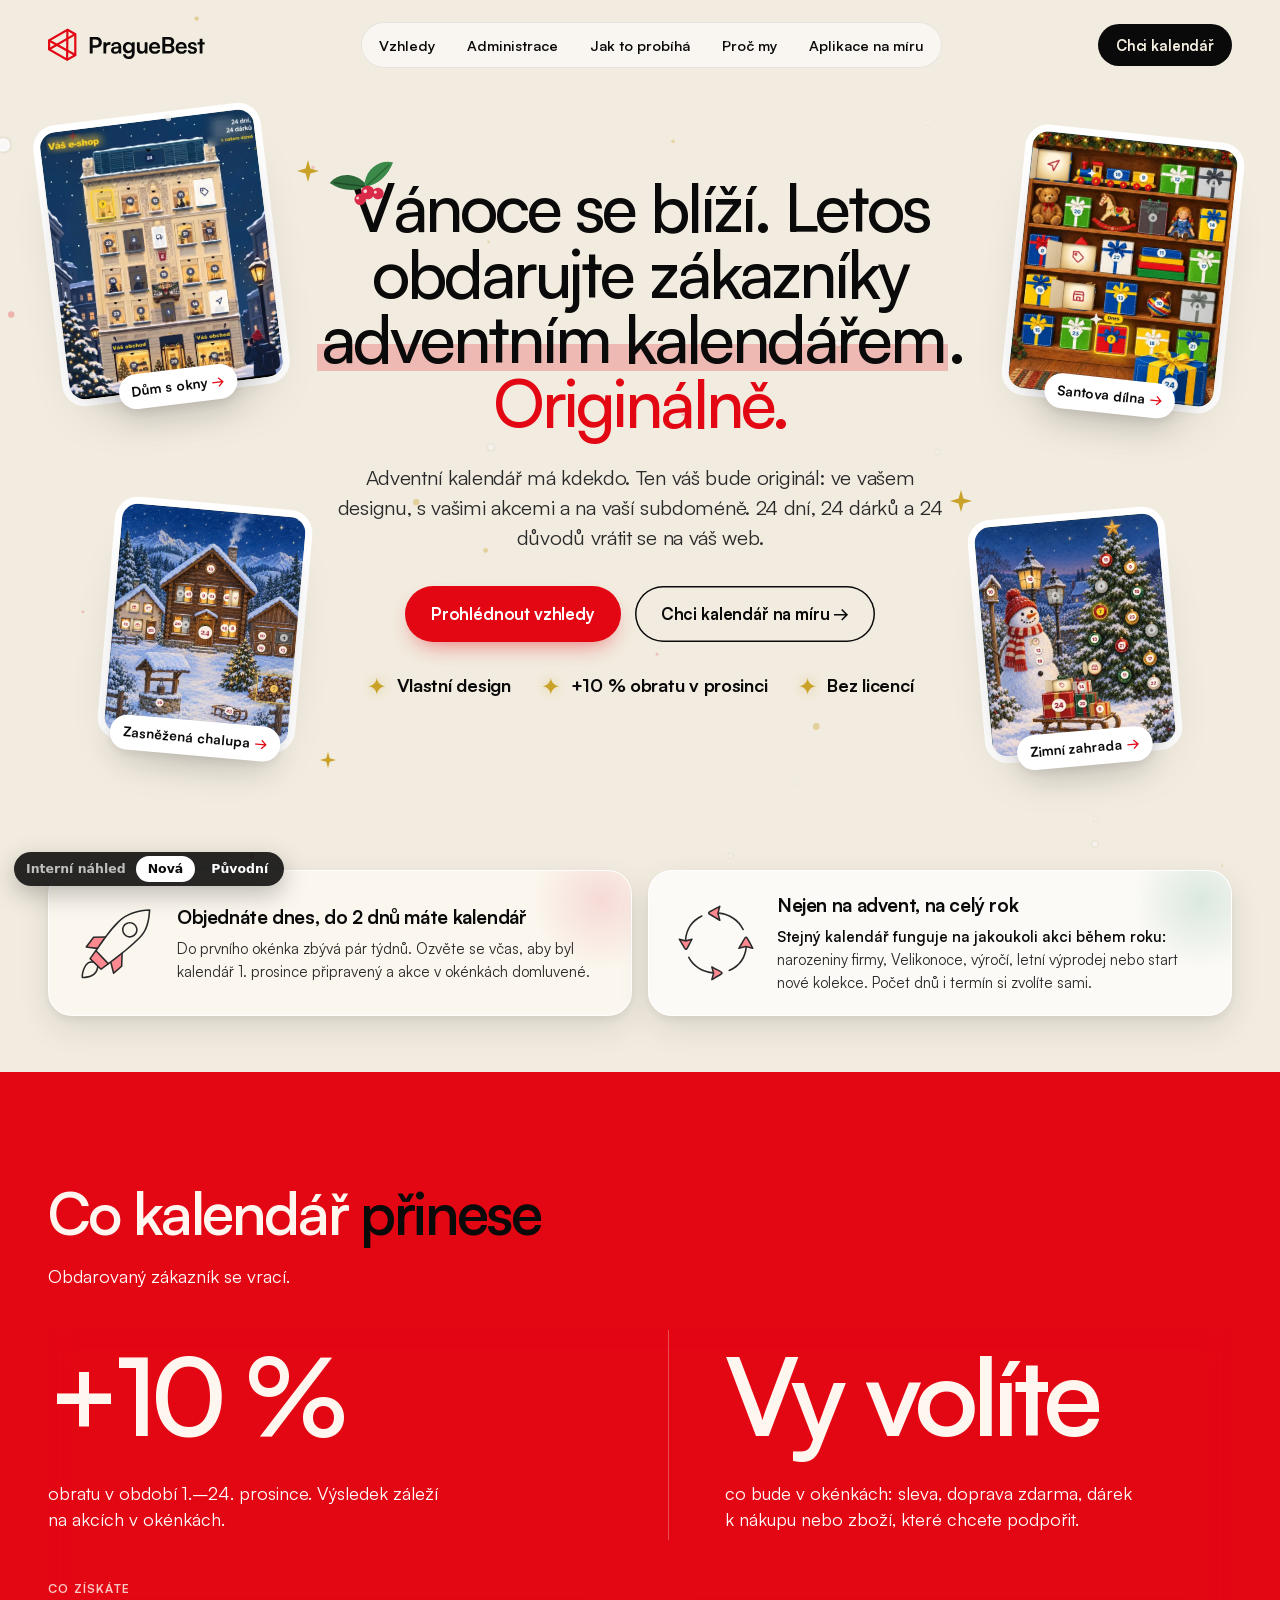
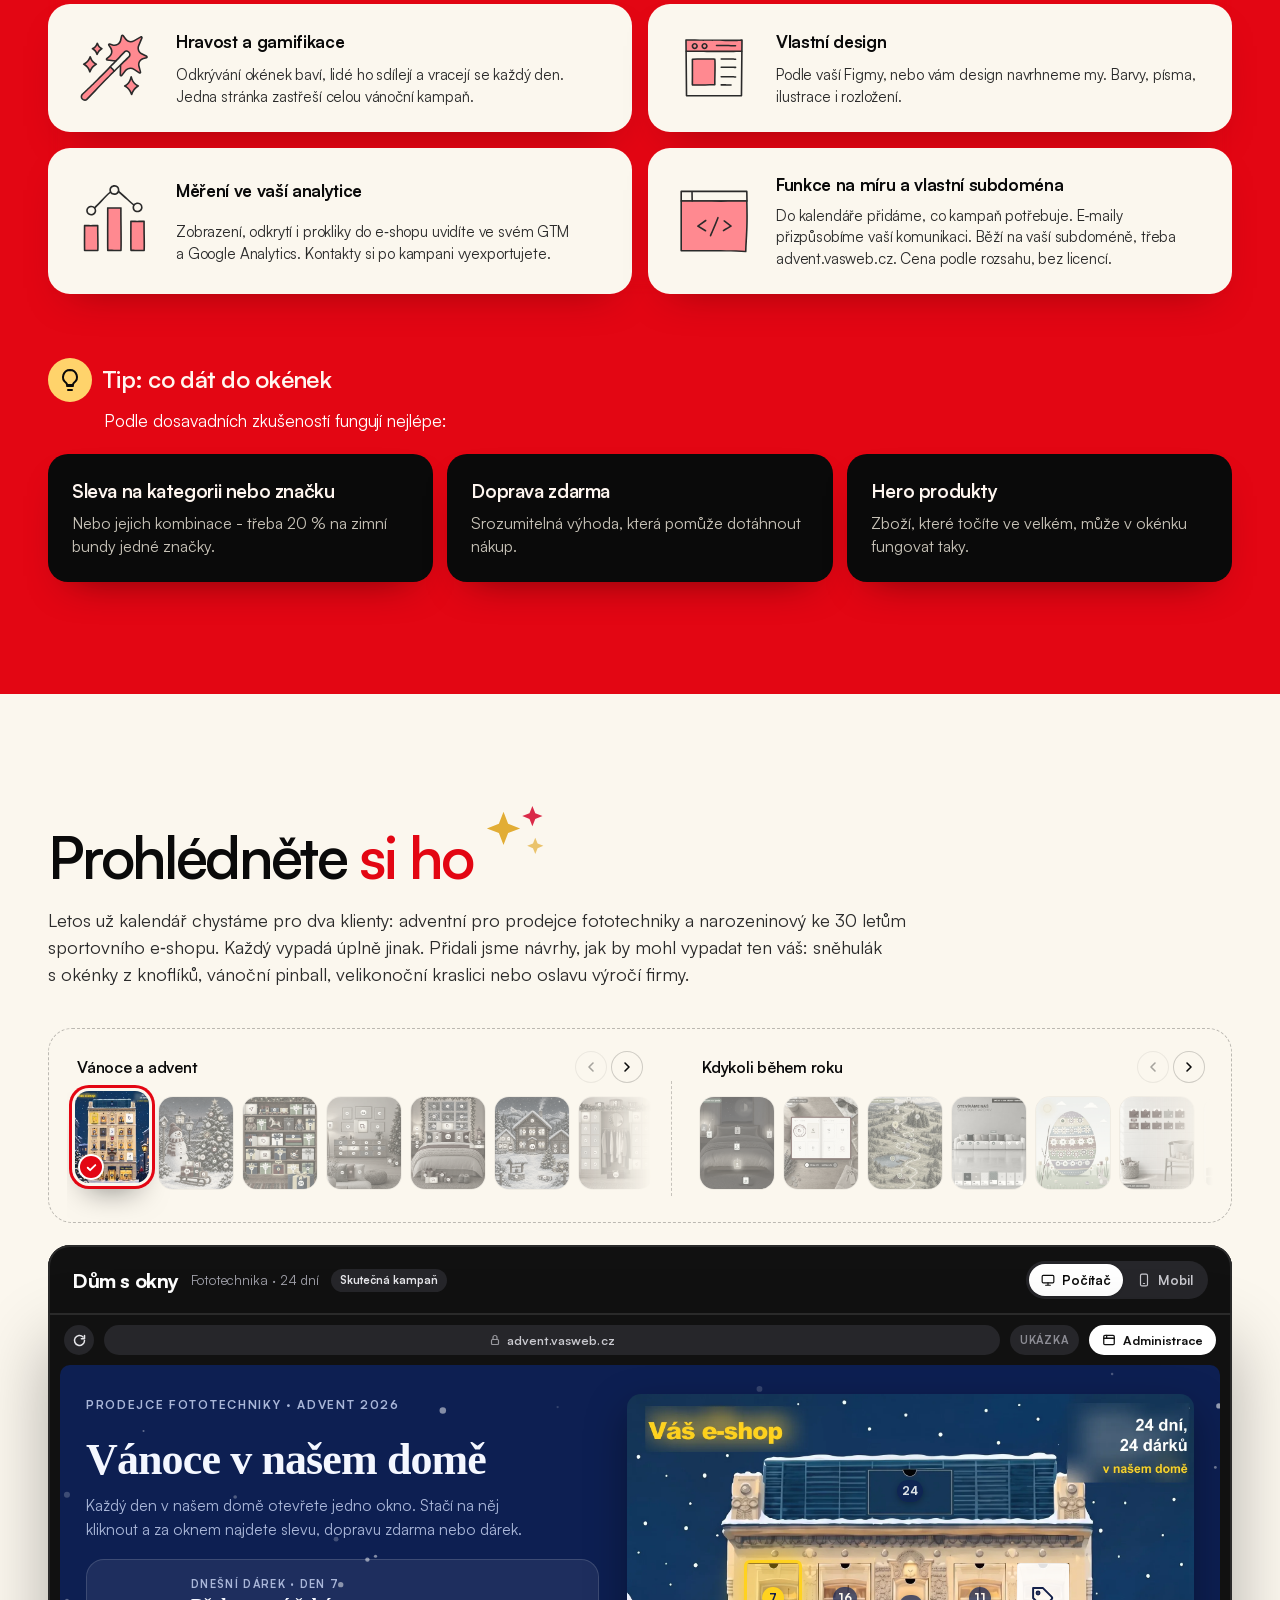
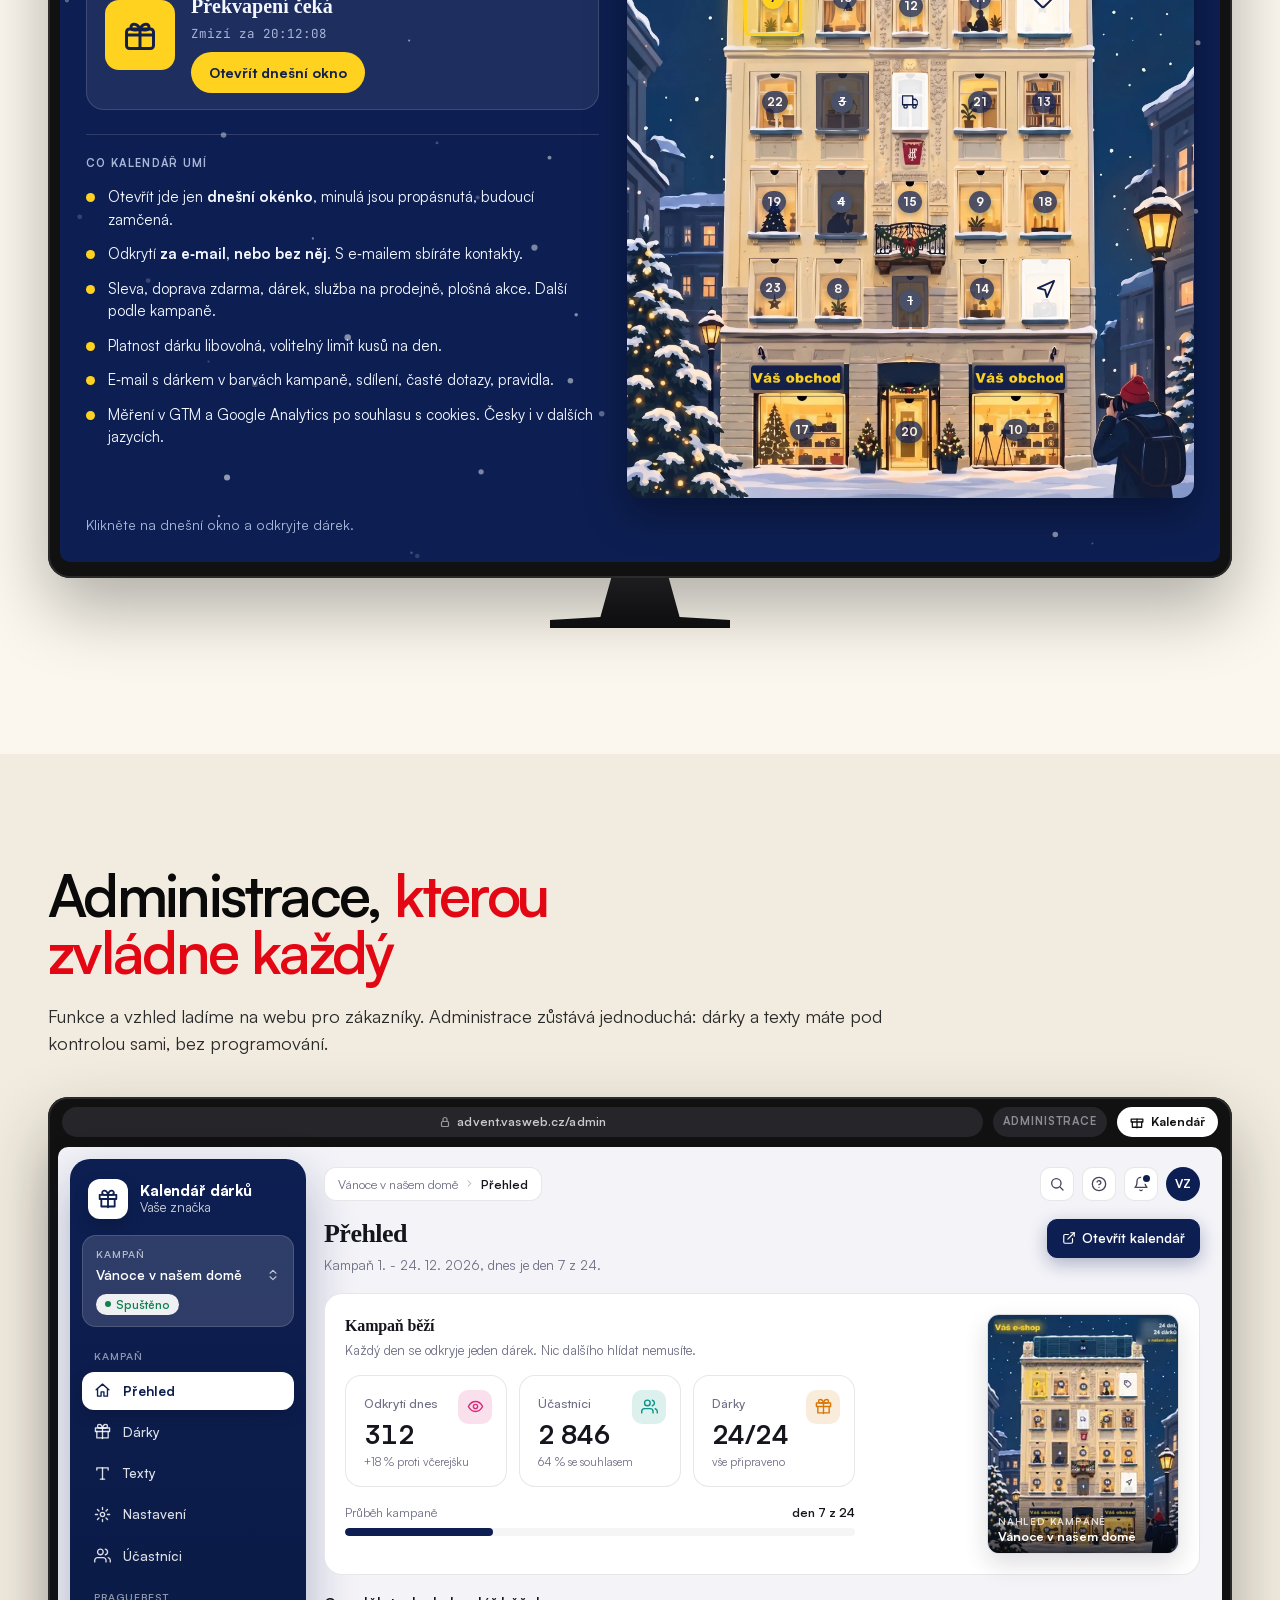
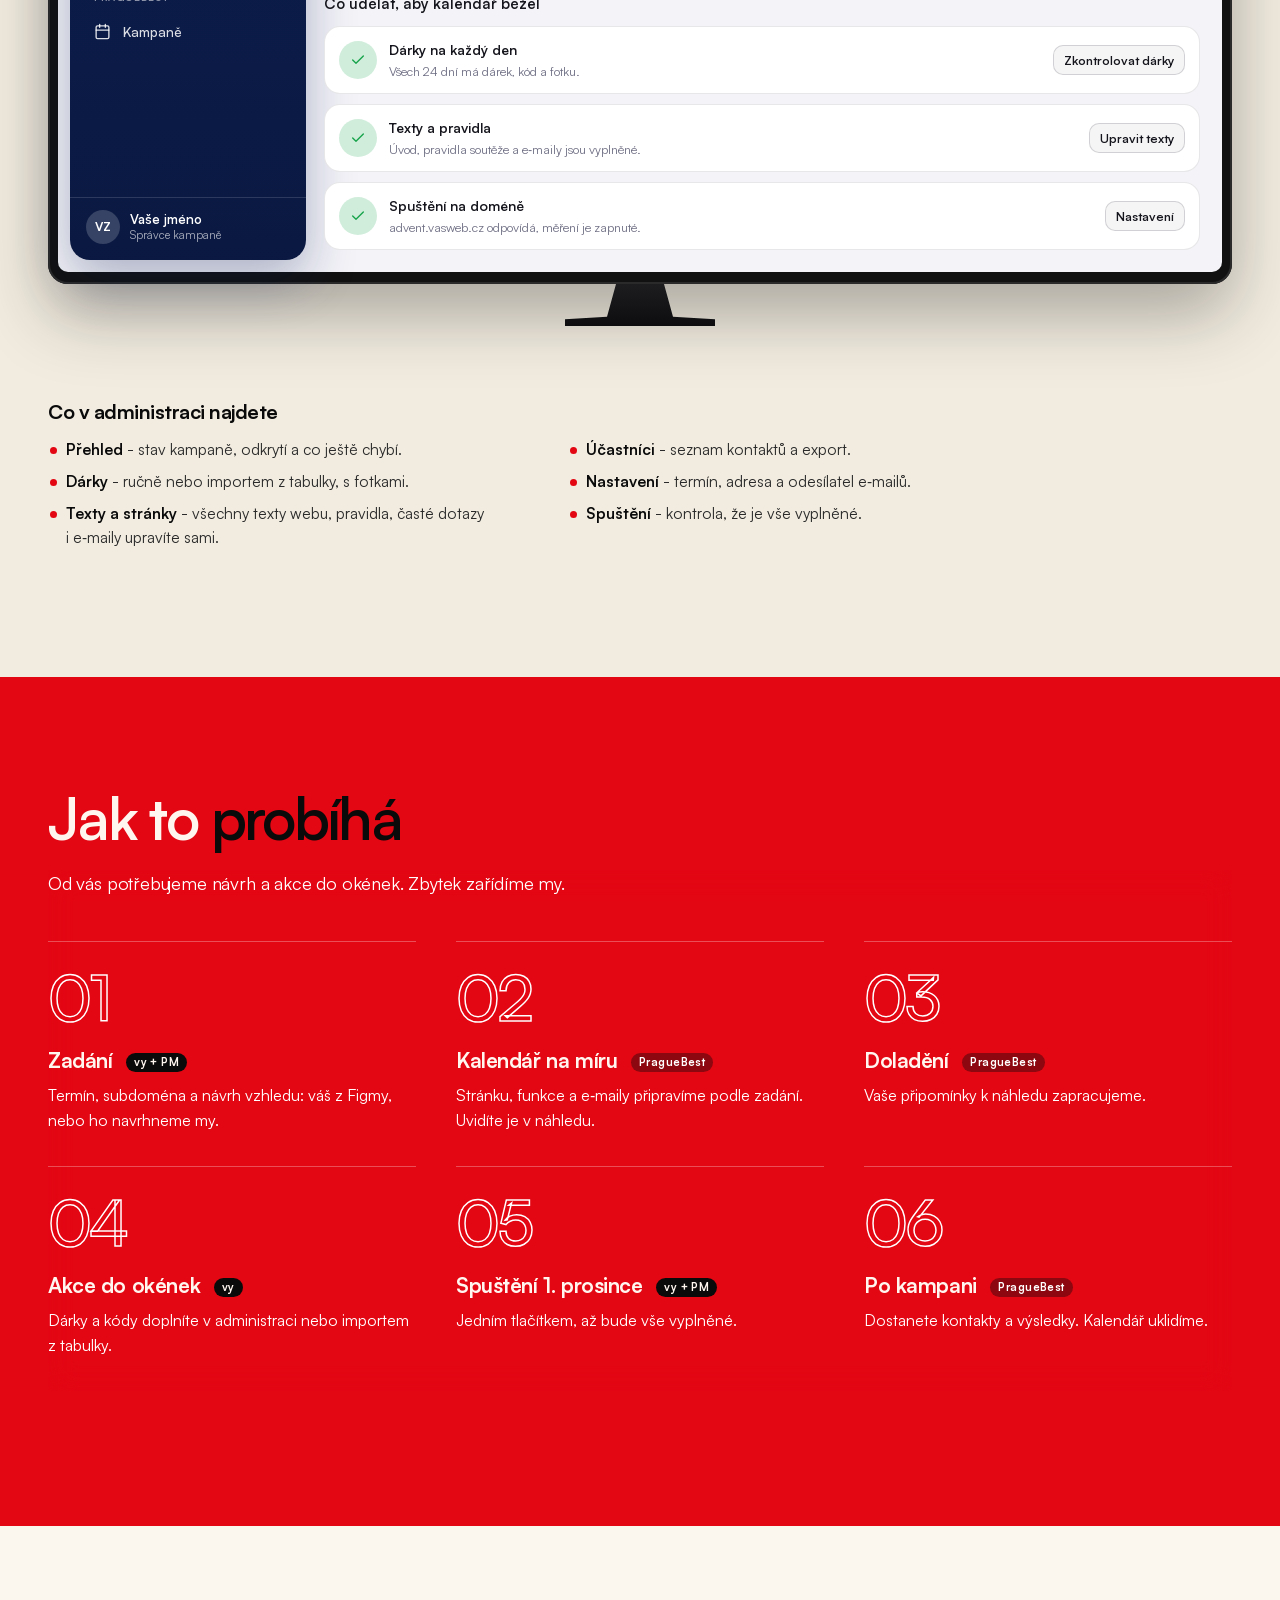
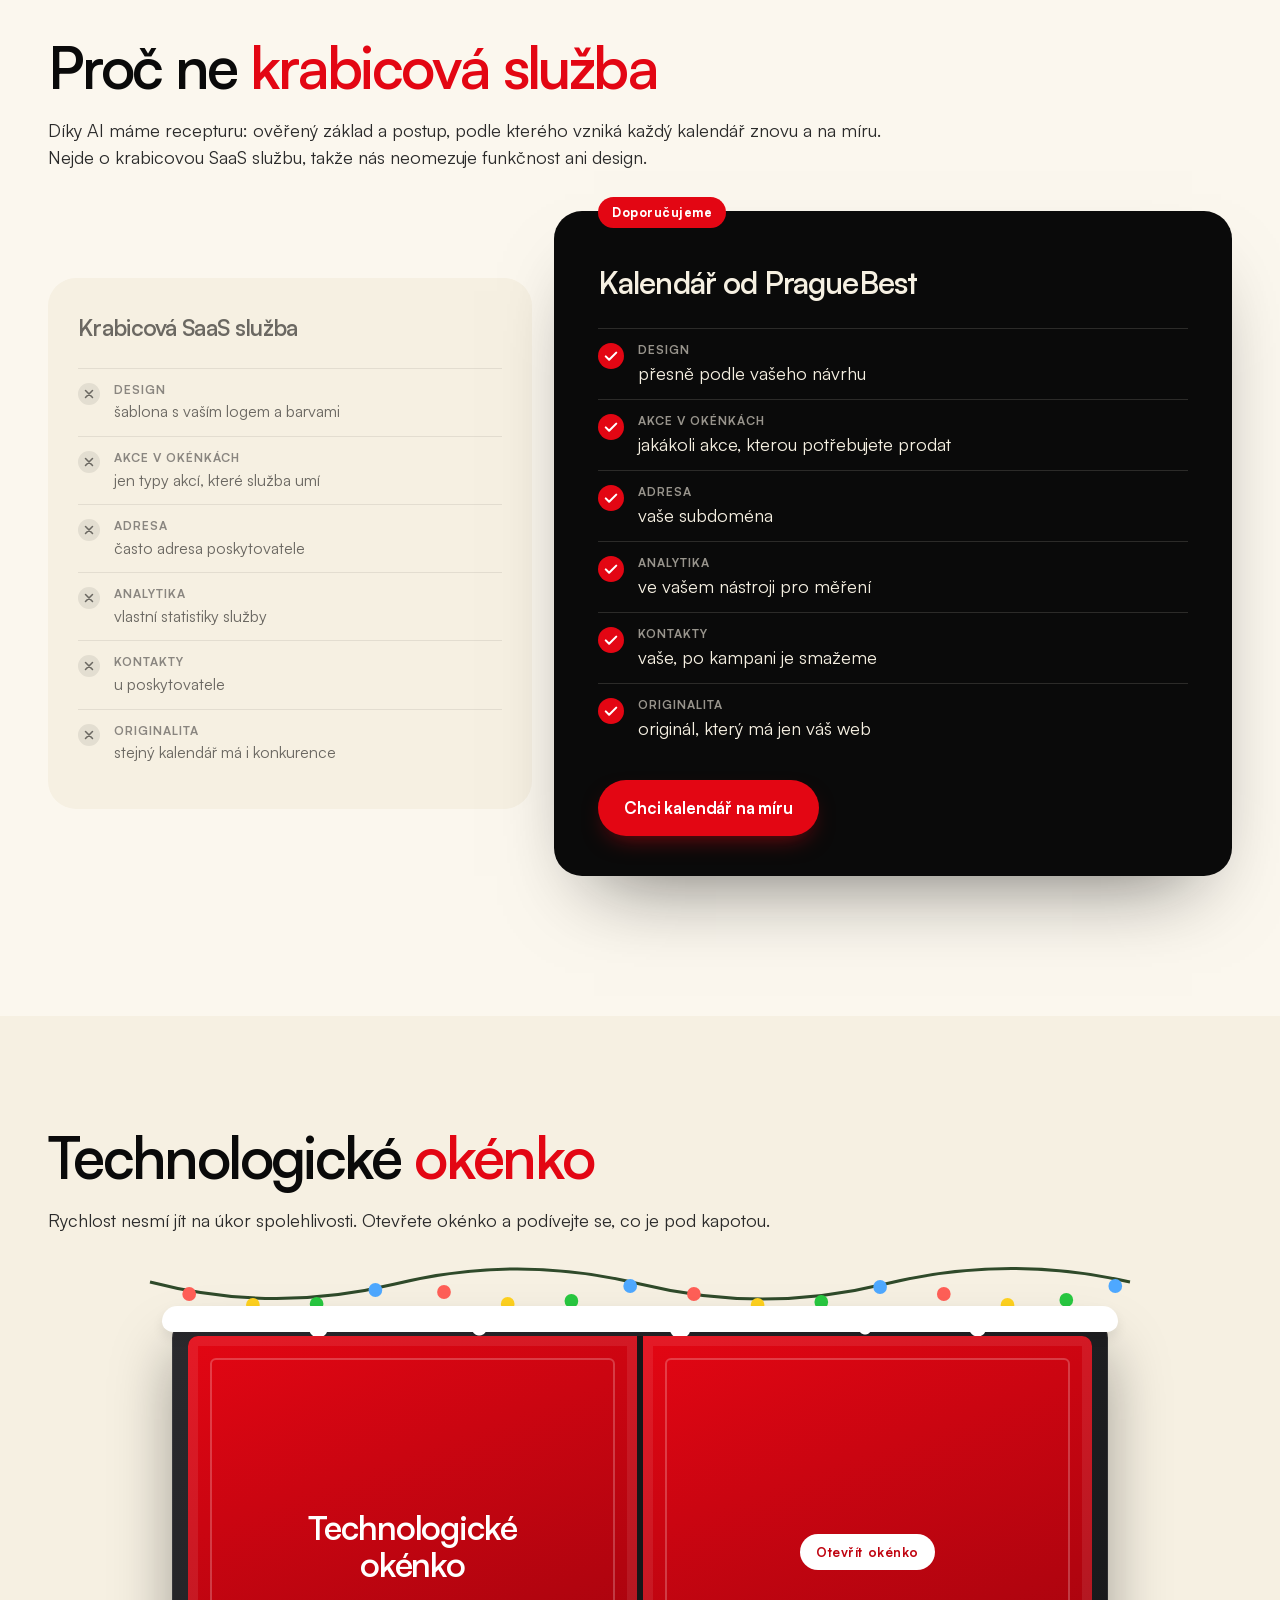
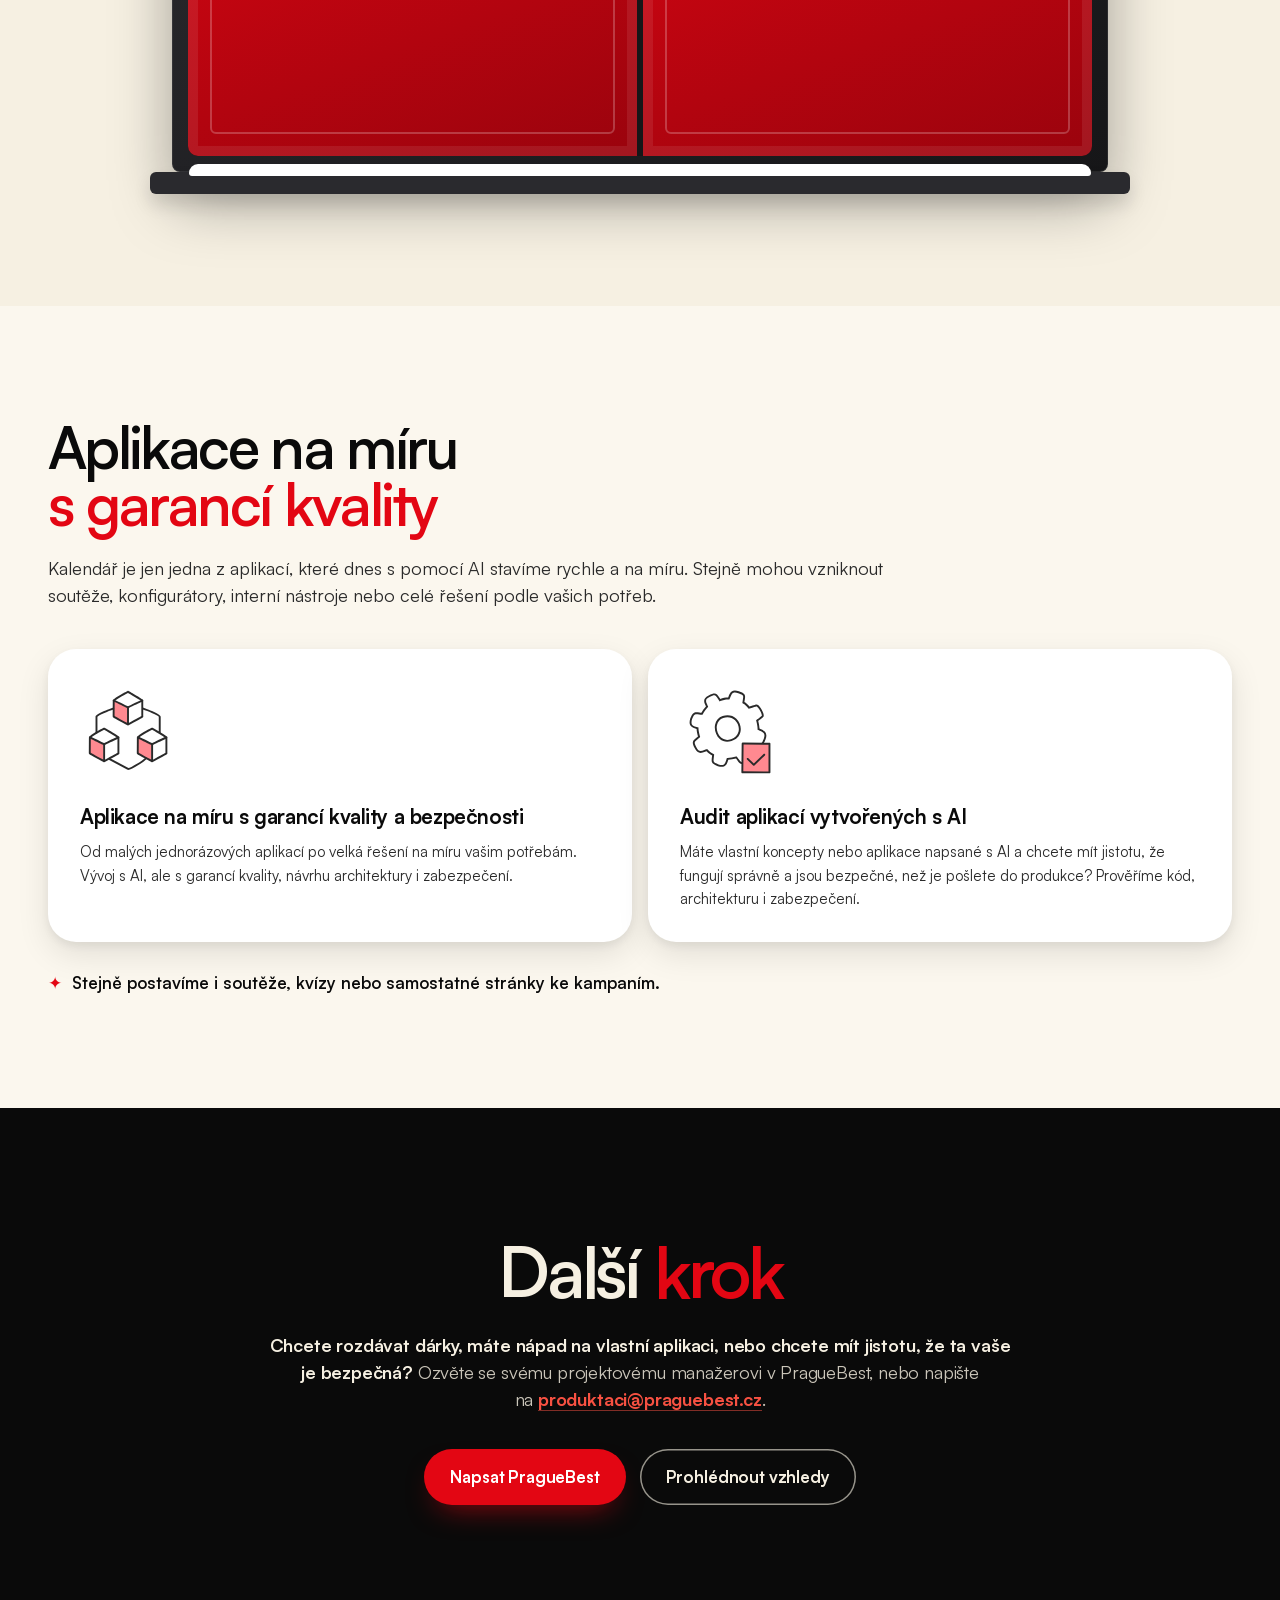
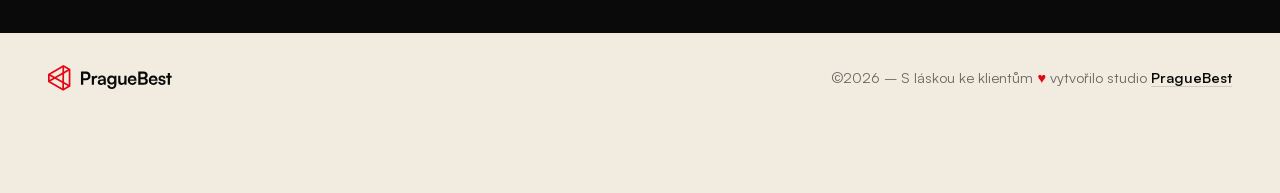
<file: index-v2.html>
<!DOCTYPE html>
<html lang="cs">
<head>
<meta charset="UTF-8">
<meta name="viewport" content="width=device-width, initial-scale=1.0">
<link rel="icon" type="image/png" sizes="32x32" href="favicon-32x32.png">
<link rel="icon" type="image/png" sizes="16x16" href="favicon-16x16.png">
<link rel="icon" type="image/png" sizes="194x194" href="favicon-194x194.png">
<link rel="apple-touch-icon" sizes="180x180" href="apple-touch-icon.png">
<link rel="mask-icon" href="safari-pinned-tab.svg" color="#d92b48">
<title>Letos obdarujte i své zákazníky | PragueBest</title>
<meta name="description" content="Vánoce se blíží a všichni shánějí dárky. Co kdyby je zákazníci dostávali každý den od vás? Adventní kalendář na vašem webu, ve vašem designu. Plus 10 % obratu v prosinci.">
<meta property="og:title" content="Letos obdarujte i své zákazníky | PragueBest">
<meta property="og:description" content="Vánoce se blíží. Adventní kalendář na vašem webu: 24 dní, 24 dárků, plus 10 % obratu v prosinci.">
<meta property="og:type" content="website">
<link rel="preload" as="image" href="img/fotoskoda-dum.webp">
<link rel="preload" href="fonts/Satoshi-Variable.woff2" as="font" type="font/woff2" crossorigin>
<link rel="preload" href="fonts/Inter-Variable-latin-ext.woff2" as="font" type="font/woff2" crossorigin>
<link rel="preload" href="fonts/Inter-Variable-latin.woff2" as="font" type="font/woff2" crossorigin>
<style>
  @font-face { font-family: 'Inter'; src: url('fonts/Inter-Variable-latin-ext.woff2') format('woff2-variations'); unicode-range: U+0100-02AF, U+0304, U+0308, U+0329, U+1E00-1E9F, U+1EF2-1EFF, U+2020, U+20A0-20AB, U+20AD-20C0, U+2113, U+2C60-2C7F, U+A720-A7FF; font-weight: 100 900; font-style: normal; font-display: block; }
  @font-face { font-family: 'Inter'; src: url('fonts/Inter-Variable-latin.woff2') format('woff2-variations'); unicode-range: U+0000-00FF, U+0131, U+0152-0153, U+02BB-02BC, U+02C6, U+02DA, U+02DC, U+0304, U+0308, U+0329, U+2000-206F, U+2074, U+20AC, U+2122, U+2191, U+2193, U+2212, U+2215, U+FEFF, U+FFFD; font-weight: 100 900; font-style: normal; font-display: block; }
  @font-face { font-family: 'JetBrains Mono'; src: url('fonts/JetBrainsMono-Variable-latin-ext.woff2') format('woff2-variations'); unicode-range: U+0100-02AF, U+0304, U+0308, U+0329, U+1E00-1E9F, U+1EF2-1EFF, U+2020, U+20A0-20AB, U+20AD-20C0, U+2113, U+2C60-2C7F, U+A720-A7FF; font-weight: 100 900; font-style: normal; font-display: block; }
  @font-face { font-family: 'JetBrains Mono'; src: url('fonts/JetBrainsMono-Variable-latin.woff2') format('woff2-variations'); unicode-range: U+0000-00FF, U+0131, U+0152-0153, U+02BB-02BC, U+02C6, U+02DA, U+02DC, U+0304, U+0308, U+0329, U+2000-206F, U+2074, U+20AC, U+2122, U+2191, U+2193, U+2212, U+2215, U+FEFF, U+FFFD; font-weight: 100 900; font-style: normal; font-display: block; }
  @font-face { font-family: 'Inter Fallback'; src: local('Arial'); size-adjust: 107.4%; ascent-override: 90.49%; descent-override: 22.56%; line-gap-override: 0%; }
</style>
<style>
  :root {
    --accent: #DA2A49; --accent-bright: #ff3057; --accent-soft: rgba(218,42,73,0.06);
    --ok: #0f7a4d; --ok-soft: rgba(15,122,77,0.07);
    --warn: #a86400; --warn-soft: rgba(168,100,0,0.08);
    --bg: #fafafa; --bg-card: #ffffff;
    --ink: #0a0a0a; --ink-2: #525252; --ink-3: #737373; --ink-4: #a3a3a3;
    --line: #e5e5e5; --line-soft: #f0f0f0;
    --mono: 'JetBrains Mono', 'SF Mono', Menlo, Consolas, monospace;
  }
  * { box-sizing: border-box; margin: 0; padding: 0; }
  html { scroll-behavior: smooth; scroll-padding-top: 78px; }
  @media (prefers-reduced-motion: reduce) { html { scroll-behavior: auto; } }
  body { font-family: 'Inter', 'Inter Fallback', -apple-system, BlinkMacSystemFont, "Segoe UI", Roboto, Arial, sans-serif; font-synthesis: none; background: var(--bg); color: var(--ink); line-height: 1.55; font-size: 16px; -webkit-font-smoothing: antialiased; font-feature-settings: "ss01", "ss03", "cv11"; }
  .container { max-width: 1240px; margin: 0 auto; padding: 48px 28px 100px; }
  a { color: var(--accent); text-decoration: none; border-bottom: 1px solid rgba(218,42,73,0.25); }
  a:hover { border-bottom-color: var(--accent); }
  :focus-visible { outline: 3px solid var(--accent); outline-offset: 3px; border-radius: 4px; }
  .skip { position: absolute; left: -9999px; top: 0; background: var(--accent); color: #fff; padding: 12px 18px; z-index: 90; font-weight: 700; border-bottom: 0; border-radius: 0 0 10px 0; }
  .skip:focus { left: 0; top: 0; }
  .vh { position: absolute !important; width: 1px; height: 1px; padding: 0; margin: -1px; overflow: hidden; clip: rect(0,0,0,0); white-space: nowrap; border: 0; }

  .top-bar { display: flex; flex-wrap: wrap; gap: 12px; justify-content: space-between; align-items: center; margin-bottom: 40px; font-size: 11px; color: var(--ink-3); letter-spacing: 0.08em; text-transform: uppercase; font-weight: 500; }
  .top-bar .brand::before { content: "\25CF"; color: var(--accent); margin-right: 6px; }

  header.doc-header { margin-bottom: 44px; }
  header.doc-header h1 { font-size: clamp(34px, 5.6vw, 62px); font-weight: 800; letter-spacing: -0.04em; line-height: 1.04; margin-bottom: 18px; max-width: 940px; }
  header.doc-header h1 .accent { color: var(--accent); }
  header.doc-header .subtitle { font-size: 19px; color: var(--ink-2); line-height: 1.45; max-width: 840px; letter-spacing: -0.01em; }
  .meta-row { display: flex; flex-wrap: wrap; gap: 10px; margin-top: 24px; }
  .pill { display: inline-flex; align-items: center; gap: 8px; padding: 7px 13px; border-radius: 100px; font-size: 12.5px; font-weight: 500; letter-spacing: -0.01em; background: var(--accent-soft); border: 1px solid rgba(218,42,73,0.18); color: var(--accent); }
  .pill.neutral { background: #fff; border-color: var(--line); color: var(--ink-3); }
  a.pill.link { background: var(--accent); border-color: var(--accent); color: #fff; font-weight: 700; cursor: pointer; }
  a.pill.link::before { background: #fff; }
  a.pill.link:hover { background: #c22440; border-color: #c22440; }
  .pill::before { content: ""; width: 6px; height: 6px; background: currentColor; border-radius: 50%; }
  .doc-actions { display: flex; flex-wrap: wrap; gap: 8px; margin-top: 16px; }
  .doc-actions .da { display: inline-flex; align-items: center; gap: 7px; padding: 8px 14px; border-radius: 100px; border: 1px solid var(--line); background: #fff; color: var(--ink); font: inherit; font-size: 13px; font-weight: 600; cursor: pointer; }
  .doc-actions .da:hover { border-color: var(--ink-4); color: var(--ink); }
  .doc-actions .da svg { width: 15px; height: 15px; flex: none; }
  .doc-actions .da.primary { background: var(--accent); border-color: var(--accent); color: #fff; }
  .doc-actions .da.primary:hover { background: #c22440; }

  .keybox { background: var(--ink); color: #fff; border-radius: 18px; padding: 30px 32px 26px; margin-bottom: 22px; }
  .keybox .label { font-size: 11px; letter-spacing: 0.12em; text-transform: uppercase; color: var(--accent-bright); font-weight: 700; margin-bottom: 12px; display: block; }
  .keybox p { font-size: 17.5px; line-height: 1.5; letter-spacing: -0.01em; color: #f0f0f0; max-width: 920px; margin-bottom: 0; }
  .keybox p + p { margin-top: 12px; }
  .keybox strong { color: #fff; }
  .keybox a { color: #fff; border-bottom-color: rgba(255,255,255,0.4); }
  .keytiles { display: grid; grid-template-columns: repeat(auto-fit, minmax(200px, 1fr)); gap: 10px; margin: 6px 0 20px; }
  .keytiles .kt { background: rgba(255,255,255,0.07); border: 1px solid rgba(255,255,255,0.14); border-radius: 12px; padding: 12px 14px; min-width: 0; }
  .keytiles .kt b { display: block; color: #fff; font-size: 16px; letter-spacing: -0.01em; line-height: 1.25; margin-bottom: 3px; }
  .keytiles .kt span { display: block; color: rgba(255,255,255,0.7); font-size: 12.5px; line-height: 1.35; }

  nav.toc-list { background: var(--accent-soft); border-left: 4px solid var(--accent); border-radius: 6px 16px 16px 6px; padding: 18px 26px 16px 26px; margin: 0 0 64px; }
  nav.toc-list .toc-group-title { display: block; font-size: 14px; font-weight: 800; color: var(--accent); margin: 0 0 10px; }
  nav.toc-list ul { list-style: disc; margin: 0 0 0 18px; padding: 0; max-width: none; columns: 2; column-gap: 40px; }
  nav.toc-list li { margin: 0 0 9px; font-size: 15px; line-height: 1.4; break-inside: avoid; color: var(--ink-2); }
  nav.toc-list li a { color: var(--accent); text-decoration: underline; text-underline-offset: 3px; font-weight: 650; border-bottom: none; }
  nav.toc-list li a:hover { color: var(--ink); }
  nav.toc-list li a .num { color: var(--ink-4); font-weight: 700; font-size: 12px; margin-right: 8px; text-decoration: none; display: inline-block; }
  nav.toc-list li .d { display: block; color: var(--ink-3); font-size: 13.5px; }
  @media (max-width: 720px) { nav.toc-list ul { columns: 1; } }

  section { margin-bottom: 76px; scroll-margin-top: 78px; }
  .section-label { display: block; font-size: 11px; color: var(--ink-3); letter-spacing: 0.1em; text-transform: uppercase; font-weight: 600; margin-bottom: 12px; }
  .section-label::before { content: "\25CF  "; color: var(--accent); }
  h2 { font-size: clamp(26px, 3.4vw, 38px); font-weight: 800; letter-spacing: -0.03em; line-height: 1.08; margin-bottom: 14px; max-width: 1000px; }
  h2 .accent { color: var(--accent); }
  h3 { font-size: 20px; font-weight: 700; letter-spacing: -0.02em; margin: 34px 0 10px; }
  .lead { font-size: 17px; color: var(--ink-2); max-width: 860px; line-height: 1.55; margin-bottom: 22px; }
  p { max-width: 860px; margin-bottom: 12px; color: var(--ink-2); }
  p strong, li strong { color: var(--ink); font-weight: 650; }
  ul.dots { list-style: none; padding: 0; margin: 0 0 16px; max-width: 860px; color: var(--ink-2); }
  ul.dots li { position: relative; padding-left: 18px; margin: 0 0 8px; font-size: 15.5px; }
  ul.dots li::before { content: ""; position: absolute; left: 2px; top: 10px; width: 7px; height: 7px; border-radius: 50%; background: var(--accent); }
  ul.dots.cols { columns: 2; column-gap: 40px; max-width: 1000px; }
  ul.dots.cols li { break-inside: avoid; }
  @media (max-width: 720px) { ul.dots.cols { columns: 1; } }

  .table-wrap { overflow-x: auto; margin: 20px 0; border: 1px solid var(--line); border-radius: 14px; background: var(--bg-card); }
  table.cmp { width: 100%; border-collapse: collapse; font-size: 15px; min-width: 620px; line-height: 1.45; }
  table.cmp th { text-align: left; font-size: 11.5px; letter-spacing: 0.08em; text-transform: uppercase; color: var(--ink); font-weight: 700; padding: 13px 16px; border-bottom: 2px solid var(--line); background: #f4f4f5; vertical-align: top; }
  table.cmp th.us { background: var(--accent); color: #fff; border-bottom-color: var(--accent); }
  table.cmp td { padding: 12px 16px; border-bottom: 1px solid var(--line-soft); vertical-align: top; color: var(--ink-2); }
  table.cmp td:first-child { font-weight: 650; color: var(--ink); width: 18%; }
  table.cmp td.us { color: var(--ink); background: rgba(218,42,73,0.035); }
  table.cmp td.us::before { content: "\2713"; color: var(--accent); font-weight: 800; margin-right: 8px; }
  table.cmp tr:last-child td { border-bottom: none; }
  @media (max-width: 640px) {
    .table-wrap.cmp-wrap { border: 0; background: none; overflow: visible; }
    table.cmp, table.cmp tbody, table.cmp tr, table.cmp td { display: block; min-width: 0; width: auto; }
    table.cmp thead { display: none; }
    table.cmp tr { background: #fff; border: 1px solid var(--line); border-radius: 12px; margin-bottom: 10px; overflow: hidden; }
    table.cmp td { border: 0; padding: 8px 14px; }
    table.cmp td:first-child { width: auto; padding-top: 12px; font-size: 16px; }
    table.cmp td[data-l]::before { content: attr(data-l); display: block; font-size: 11px; font-weight: 700; letter-spacing: .06em; text-transform: uppercase; color: var(--ink-3); margin-bottom: 2px; }
    table.cmp td.us { padding-bottom: 12px; }
    table.cmp td.us::before { color: var(--accent); margin: 0 0 2px; }
  }

  .callout { border-left: 3px solid var(--accent); background: var(--accent-soft); padding: 14px 18px; border-radius: 0 12px 12px 0; margin: 18px 0; max-width: 860px; }
  .callout p { margin-bottom: 0; font-size: 15px; }
  .callout .label { display: block; font-size: 11px; letter-spacing: 0.1em; text-transform: uppercase; font-weight: 700; color: var(--accent); margin-bottom: 6px; }
  .callout.ok { border-left-color: var(--ok); background: var(--ok-soft); }
  .callout.ok .label { color: var(--ok); }

  .cards { display: grid; grid-template-columns: repeat(auto-fit, minmax(240px, 1fr)); gap: 14px; margin: 22px 0; }
  .card { background: var(--bg-card); border: 1px solid var(--line); border-radius: 14px; padding: 20px 20px 18px; }
  .card .tag { display: inline-block; font-size: 10.5px; letter-spacing: 0.1em; text-transform: uppercase; font-weight: 700; color: var(--accent); margin-bottom: 8px; }
  .card .tag.neutral { color: var(--ink-3); }
  .card h3 { margin: 0 0 6px; font-size: 17px; }
  .card p { font-size: 15px; margin-bottom: 0; line-height: 1.45; }
  .card .ico { width: 38px; height: 38px; border-radius: 10px; background: var(--accent-soft); color: var(--accent); display: flex; align-items: center; justify-content: center; margin-bottom: 12px; }
  .card .ico svg { width: 20px; height: 20px; }

  .flow { counter-reset: step; list-style: none; padding: 0; margin: 0 0 18px; max-width: 860px; }
  .flow > li { position: relative; padding: 0 0 18px 44px; counter-increment: step; color: var(--ink-2); }
  .flow > li::before { content: counter(step); position: absolute; left: 0; top: 0; width: 30px; height: 30px; border-radius: 50%; background: var(--ink); color: #fff; font-weight: 700; font-size: 14px; display: flex; align-items: center; justify-content: center; }
  .flow > li::after { content: ''; position: absolute; left: 14px; top: 32px; bottom: 0; border-left: 2px solid var(--line); }
  .flow > li:last-child::after { display: none; }
  .flow > li b { display: block; color: var(--ink); font-size: 17px; font-weight: 700; letter-spacing: -0.02em; margin-bottom: 2px; }
  .flow .who { display: inline-block; margin-left: 8px; font-size: 11px; font-weight: 700; letter-spacing: .04em; color: var(--ink-3); background: #f1f1f2; border-radius: 100px; padding: 1px 8px; vertical-align: 2px; }
  .flow .who.you { color: var(--accent); background: var(--accent-soft); }

  details.more { border: 1px solid var(--line); border-radius: 12px; background: #fff; margin: 14px 0; max-width: 1000px; }
  details.more > summary { cursor: pointer; list-style: none; padding: 11px 14px; font-weight: 700; font-size: 14.5px; display: flex; align-items: center; gap: 10px; color: var(--ink); }
  details.more > summary::-webkit-details-marker { display: none; }
  details.more > summary::before { content: "+"; width: 22px; height: 22px; border-radius: 50%; background: var(--accent); color: #fff; display: inline-flex; align-items: center; justify-content: center; font-weight: 800; font-size: 15px; flex: 0 0 auto; }
  details.more[open] > summary::before { content: "\2013"; }
  details.more > div { padding: 12px 16px 14px; border-top: 1px solid var(--line); }
  details.more > div > :last-child { margin-bottom: 0; }

  footer.doc-footer { margin-top: 80px; padding-top: 28px; border-top: 1px solid var(--line); font-size: 13.5px; color: var(--ink-3); }
  footer.doc-footer p { font-size: 13.5px; color: var(--ink-3); max-width: 900px; }

  @media (max-width: 720px) {
    .container { padding: 36px 16px 70px; }
    .keybox { padding: 24px 20px; }
  }

  /* ---------- Ukázka kalendáře: 4 vzhledy (dům s okny, sportovní e-shop, vymyšlené obory) ---------- */
  .demo-bar { display: flex; flex-wrap: wrap; gap: 12px 28px; align-items: center; margin: 0 0 28px; }
  .demo-bar .grp { display: flex; flex-wrap: wrap; align-items: center; gap: 12px; }
  .demo-bar .lbl { min-width: 0; }
  .demo-bar .lbl { font-size: 11px; font-weight: 700; letter-spacing: .1em; text-transform: uppercase; color: var(--ink-3); }
  .seg { display: inline-flex; flex-wrap: wrap; gap: 6px; }
  .seg button { font: inherit; font-size: 13px; font-weight: 650; padding: 7px 13px; border-radius: 100px; border: 1px solid var(--line); background: #fff; color: var(--ink); cursor: pointer; display: inline-flex; align-items: center; gap: 7px; }
  .seg button i { width: 12px; height: 12px; border-radius: 50%; display: inline-block; box-shadow: inset 0 0 0 1px rgba(0,0,0,.12); }
  .seg button:hover { border-color: var(--ink-4); }
  .seg button[aria-pressed="true"] { background: var(--accent); border-color: var(--accent); color: #fff; }
  .seg button[aria-pressed="true"] i { box-shadow: inset 0 0 0 1px rgba(255,255,255,.35), 0 0 0 2px rgba(255,255,255,.6); }
  .demo-bar .grp.device { padding-left: 0; border-left: 0; }
  .demo-bar .grp.device .seg button { background: #f4f4f5; border-color: transparent; }
  .demo-bar .grp.device .seg button[aria-pressed="true"] { background: var(--ink); border-color: var(--ink); }

  /* výběr vzhledu: jeden panel s náhledy, přepínačem zobrazení a názvem vybraného */
  .demo-bar { display: grid; grid-template-columns: minmax(0, 1fr); align-items: start; gap: 0; margin: 0 0 22px; padding: 14px 16px 0; border: 1px solid var(--line); border-radius: 18px; background: #fff; }
  .vz { min-width: 0; }
  .vz-strip { display: flex; align-items: flex-start; gap: 18px; min-width: 0; padding-bottom: 14px; }
  .vz-set { flex: 1 1 0; min-width: 0; }
  .vz-head { display: flex; align-items: center; gap: 10px; margin: 0 0 8px; }
  .vz-head .vz-k { margin: 0; }
  .vz-nav { display: flex; gap: 4px; margin-left: auto; }
  .vz-set:not(.over) .vz-nav { visibility: hidden; }
  .vz-arr { display: grid; place-items: center; width: 26px; height: 26px; padding: 0; border: 1px solid var(--line); border-radius: 50%; background: #fff; color: var(--ink); cursor: pointer; transition: opacity .15s ease, background .15s ease; }
  .vz-arr svg { width: 14px; height: 14px; }
  .vz-arr:hover:not(:disabled) { background: #f1f1f3; }
  .vz-arr:disabled { opacity: .35; cursor: default; }
  .vz-arr:focus-visible { outline: 3px solid var(--accent); outline-offset: 2px; }
  .vz-k { display: block; margin: 0 0 8px; font-size: 10.5px; font-weight: 700; letter-spacing: .1em; text-transform: uppercase; color: var(--ink-3); white-space: nowrap; }
  .vz-thumbs { display: flex; gap: 6px; overflow-x: auto; scrollbar-width: none; padding: 6px; margin: -6px; }
  .vz-thumbs::-webkit-scrollbar { display: none; }
  .vz-thumbs.fade-r { -webkit-mask-image: linear-gradient(90deg, #000 86%, transparent); mask-image: linear-gradient(90deg, #000 86%, transparent); }
  .vz-thumbs.fade-l { -webkit-mask-image: linear-gradient(90deg, transparent, #000 14%); mask-image: linear-gradient(90deg, transparent, #000 14%); }
  .vz-thumbs.fade-l.fade-r { -webkit-mask-image: linear-gradient(90deg, transparent, #000 14%, #000 86%, transparent); mask-image: linear-gradient(90deg, transparent, #000 14%, #000 86%, transparent); }
  .vz-sep { align-self: stretch; flex: none; width: 1px; background: var(--line); }
  .vz-th { position: relative; flex: none; width: 56px; height: 70px; padding: 0; border: 0; border-radius: 8px; overflow: hidden; background: #ececef; cursor: pointer; opacity: .6; box-shadow: 0 0 0 1px rgba(0,0,0,.08); transition: opacity .15s ease, box-shadow .15s ease; }
  .vz-th img { display: block; width: 100%; height: 100%; object-fit: cover; }
  .vz-th-w { position: relative; flex: none; }
  .vz-tip { position: fixed; left: 0; top: 0; z-index: 30; width: max-content; max-width: 220px; padding: 7px 11px 8px; border-radius: 10px; background: #fff; color: #14141a; text-align: left; box-shadow: 0 0 0 1px rgba(10,10,10,.08), 0 14px 32px rgba(10,10,10,.22); pointer-events: none; opacity: 0; visibility: hidden; translate: -50% 6px; transition: opacity .16s ease, translate .16s ease, visibility 0s .16s; }
  .vz-tip::before { content: ""; position: absolute; left: calc(50% + var(--sip, 0px)); bottom: 100%; margin-left: -7px; border: 7px solid transparent; border-bottom-color: #fff; filter: drop-shadow(0 -1px 0 rgba(10,10,10,.08)); }
  .vz-tip b { display: block; font-size: 13px; font-weight: 800; line-height: 1.2; }
  .vz-tip small { display: block; margin-top: 2px; font-size: 12px; color: #6b6b76; }
  .vz-tip.on { opacity: 1; visibility: visible; translate: -50% 0; transition-delay: .12s, .12s, 0s; }
  @media (hover: none) { .vz-tip { display: none; } }
  .vz-th:hover { opacity: 1; }
  .vz-th:focus-visible { outline: 3px solid var(--accent); outline-offset: 2px; opacity: 1; }
  .vz-th[aria-pressed="true"] { opacity: 1; box-shadow: 0 0 0 2px #fff, 0 0 0 4px var(--accent); }
  .demo-bar .grp.device { display: block; margin-left: auto; padding: 0; border: 0; }
  .demo-bar .grp.device .seg { display: flex; gap: 2px; padding: 3px; border-radius: 100px; background: #f1f1f3; }
  .demo-bar .grp.device .seg button { border: 0; background: transparent; padding: 6px 12px; }
  .demo-bar .grp.device .seg button[aria-pressed="true"] { background: #fff; color: var(--ink); box-shadow: 0 1px 3px rgba(0,0,0,.14); }
  .vz-cap { display: flex; flex-wrap: wrap; align-items: center; gap: 6px 12px; padding: 9px 0 10px; border-top: 1px solid var(--line); }
  .vz-cap strong { font-size: 16px; font-weight: 800; color: var(--ink); }
  .vz-cap-m { font-size: 13.5px; color: var(--ink-3); }
  .vz-cap-s { padding: 3px 9px; border-radius: 100px; background: #f1f1f3; color: var(--ink); font-size: 11px; font-weight: 700; }
  .vz-cap-s[hidden] { display: none; }
  .vz-admin { display: none; font-size: 13px; font-weight: 700; }
  @media (max-width: 899px) { .vz-admin { display: inline; } }
  @media (max-width: 860px) {
    .vz-strip { flex-direction: column; gap: 14px; }
    .vz-set { flex: none; width: 100%; }
    .vz-sep { display: none; }
  }
  @media (prefers-reduced-motion: reduce) { .vz-th { transition: none; } }
  .demo-bar input[type=range] { accent-color: var(--accent); width: 170px; }
  .demo-bar output { font-weight: 800; font-size: 15px; min-width: 28px; display: inline-block; }
  .demo-note { font-size: 13px; color: var(--ink-3); margin: 10px 0 0; }

  .demo { --d-bg: #0d1f52; --d-ink: #f4f7ff; --d-ink-2: #a9b6d8; --d-door: #14204a; --d-door-ink: #fff; --d-door-line: #24356b;
    --d-today: #ffd21f; --d-today-ink: #14204a; --d-open: #fff; --d-open-ink: #14204a; --d-locked: rgba(10,23,64,.42); --d-missed: rgba(74,80,104,.78);
    --d-btn: #ffd21f; --d-btn-ink: #14204a; --d-radius: 6px; --d-font: Georgia, 'Times New Roman', serif; --d-card: rgba(255,255,255,.07); --d-card-line: rgba(255,255,255,.14);
    position: relative; overflow: hidden; border-radius: 20px; background: var(--d-bg); color: var(--d-ink); padding: 26px; box-shadow: 0 18px 50px rgba(0,0,0,.16); }
  .demo .deco { position: absolute; inset: 0; width: 100%; height: 100%; pointer-events: none; }
  .demo .d-wrap { position: relative; display: grid; grid-template-columns: minmax(0, .95fr) minmax(0, 1.05fr); gap: 28px; align-items: start; }
  #demo-stage { display: flex; align-items: center; justify-content: center; width: 100%; max-width: 560px; margin: 0 auto; aspect-ratio: 4 / 5; }
  #demo-stage .scene { margin: 0; max-height: 100%; max-width: calc(100% * var(--sc-ar, 0.8) / 0.8); }
  .demo .scene.cake, .demo .scene.egg, .demo .scene.raketa, .demo .scene.spani, .demo .scene.pas-scene, .demo .scene.chalupa, .demo .scene.vzk-scene, .demo .scene.obl-scene { --sc-ar: 0.8; }
  .demo .scene:not(.adv):not(.cake):not(.egg):not(.raketa):not(.spani):not(.pas-scene):not(.chalupa):not(.vzk-scene):not(.obl-scene) { --sc-ar: 0.8056; }
  #demo-stage .grid { width: 100%; align-self: start; }
  .demo .d-top { display: flex; align-items: center; gap: 10px; margin-bottom: 18px; font-size: 12px; letter-spacing: .14em; text-transform: uppercase; font-weight: 700; color: var(--d-ink-2); min-height: 28px; }
  .demo .d-top img { height: 34px; width: auto; }
  .demo .d-top .fs-logo { font-family: 'Inter', Arial, sans-serif; font-weight: 900; font-size: 24px; letter-spacing: -0.03em; text-transform: none; color: #ffd21f; }
  .demo .d-title { font-family: var(--d-font); font-size: clamp(28px, 3.6vw, 44px); line-height: 1.04; letter-spacing: -0.02em; margin: 0 0 10px; color: var(--d-ink); font-weight: 700; }
  .demo .d-lead { color: var(--d-ink-2); font-size: 15.5px; margin: 0 0 18px; max-width: 460px; }
  .demo .d-today { background: var(--d-card); border: 1px solid var(--d-card-line); border-radius: 18px; padding: 16px 18px; display: flex; gap: 16px; align-items: center; }
  .demo .d-today .art { width: 70px; height: 70px; flex: none; border-radius: 14px; background: var(--d-today); color: var(--d-today-ink); display: flex; align-items: center; justify-content: center; }
  .demo .d-today .art svg { width: 36px; height: 36px; }
  .demo .d-today .k { font-size: 11px; letter-spacing: .12em; text-transform: uppercase; font-weight: 700; color: var(--d-ink-2); }
  .demo .d-today .t { font-family: var(--d-font); font-size: 20px; line-height: 1.15; font-weight: 700; margin: 2px 0 6px; color: var(--d-ink); }
  .demo .d-today .cd { font-family: var(--mono); font-size: 12.5px; color: var(--d-ink-2); }
  .demo .d-btn { display: inline-block; font: inherit; font-size: 14px; font-weight: 750; border: 0; border-radius: 100px; padding: 10px 18px; background: var(--d-btn); color: var(--d-btn-ink); margin-top: 8px; }
  .demo .d-btn:hover { filter: brightness(1.06); }
  .demo .d-umi { margin-top: 24px; padding-top: 20px; border-top: 1px solid var(--d-card-line); }
  .demo .d-umi .k { font-size: 11px; letter-spacing: .12em; text-transform: uppercase; font-weight: 700; color: var(--d-ink-2); margin-bottom: 14px; }
  .demo .d-umi ul { list-style: none; margin: 0; padding: 0; max-width: none; color: var(--d-ink); }
  .demo .d-umi li { position: relative; padding-left: 22px; margin: 0 0 12px; font-size: 15px; line-height: 1.5; color: var(--d-ink); }
  .demo .d-umi li::before { content: ""; position: absolute; left: 0; top: 7px; width: 9px; height: 9px; border-radius: 50%; background: var(--d-today); }
  .demo .d-umi li strong { color: var(--d-ink); font-weight: 700; }
  .demo-frame.is-mobile .demo .d-umi { display: none; }
  .demo .d-hero-img { margin-top: 18px; width: 100%; max-width: 420px; height: auto; display: block; }
  .demo .d-toast { position: relative; min-height: 22px; margin-top: 14px; font-size: 14px; color: var(--d-ink-2); }

  /* mřížka okének */
  .demo .grid { display: grid; grid-template-columns: repeat(6, minmax(0, 1fr)); gap: 8px; }
  .demo .door { position: relative; cursor: default; aspect-ratio: 1 / 1; border-radius: var(--d-radius); background: var(--d-door); color: var(--d-door-ink); border: 1px solid var(--d-door-line); font: inherit; cursor: pointer; display: flex; flex-direction: column; align-items: center; justify-content: center; gap: 2px; padding: 4px; transition: transform .15s ease, box-shadow .15s ease; overflow: hidden; }
  .demo .door:hover { transform: translateY(-2px); box-shadow: 0 10px 22px rgba(0,0,0,.18); }
  .demo .door .n { font-family: var(--d-font); font-size: clamp(17px, 2vw, 26px); font-weight: 800; line-height: 1; }
  .demo .door .s { font-size: 9.5px; font-weight: 700; letter-spacing: .05em; text-transform: uppercase; opacity: .85; text-align: center; }
  .demo .door svg { width: 18px; height: 18px; }
  .demo .door.locked { background: var(--d-locked); }
  .demo .door.missed { background: var(--d-missed); }
  .demo .door.missed .n { text-decoration: line-through; text-decoration-thickness: 2px; }
  .demo .door.open { background: var(--d-open); color: var(--d-open-ink); }
  .demo .door.today { background: var(--d-today); color: var(--d-today-ink); border-color: transparent; animation: pulse 2.2s ease-in-out infinite; }
  @keyframes pulse { 0%, 100% { box-shadow: 0 0 0 0 rgba(255,210,31,.55); } 50% { box-shadow: 0 0 0 8px rgba(255,210,31,0); } }

  /* scéna: okna na ilustraci domu (dům s okny) */
  .demo .scene { position: relative; width: 100%; height: auto; max-height: 100%; margin: 0 auto; aspect-ratio: 1856 / 2304; border-radius: 14px; overflow: hidden; background: #0d1f52 url('img/fotoskoda-dum.webp') center / cover no-repeat; box-shadow: 0 16px 40px rgba(0,0,0,.35); }
  .demo .win { position: absolute; border: 0; padding: 0; margin: 0; background: transparent; cursor: default; border-radius: 3px; font: inherit; transition: background .2s ease, box-shadow .2s ease; }
  .demo .win .b { position: absolute; left: 50%; top: 50%; transform: translate(-50%, -50%); min-width: 22px; height: 22px; padding: 0 5px; border-radius: 99px; font-size: 11.5px; font-weight: 800; line-height: 22px; text-align: center; background: rgba(13,31,82,.85); color: #fff; box-shadow: 0 2px 6px rgba(0,0,0,.35); }
  .demo .win:hover { box-shadow: 0 0 0 2px #ffd21f; }
  .demo .win.locked .b { opacity: .85; }
  .demo .win.missed { background: rgba(40,44,64,.72); }
  .demo .win.missed .b { background: #4a5068; text-decoration: line-through; }
  .demo .win.open { background: rgba(255,255,255,.88); }
  .demo .win.open .b { background: #fff; color: #14204a; }
  .demo .win.open svg { position: absolute; left: 50%; top: 50%; width: 46%; height: 46%; transform: translate(-50%, -50%); color: #14204a; }
  .demo .win.open .b { display: none; }
  .demo .win.today { background: rgba(255,210,31,.35); box-shadow: 0 0 0 3px #ffd21f, 0 0 26px 6px rgba(255,210,31,.75); animation: glow 1.8s ease-in-out infinite; }
  .demo .win.today .b { background: #ffd21f; color: #14204a; }
  @keyframes glow { 50% { box-shadow: 0 0 0 3px #ffd21f, 0 0 10px 2px rgba(255,210,31,.4); } }
  @media (prefers-reduced-motion: reduce) { .demo .door.today, .demo .win.today { animation: none; } }

  /* interakce: otevření okénka, karta dárku */
  .demo .scene.spani .win:focus-visible, .demo .scene.chalupa .win:focus-visible { outline: none; }
  .demo .scene.spani .win:focus-visible .b, .demo .scene.chalupa .win:focus-visible .b { outline: 3px solid var(--d-today); outline-offset: 3px; }
  .demo .d-bubble { position: absolute; z-index: 15; max-width: 240px; display: flex; align-items: center; gap: 8px; padding: 9px 13px; border-radius: 12px; background: #14141a; color: #fff; font-family: 'Inter', 'Inter Fallback', Arial, sans-serif; font-size: 13.5px; font-weight: 650; line-height: 1.3; box-shadow: 0 10px 24px rgba(0,0,0,.3); translate: -50% -100%; pointer-events: none; opacity: 0; visibility: hidden; }
  .demo .d-bubble.dole { translate: -50% 0; }
  .demo .d-bubble::after { content: ""; position: absolute; left: calc(50% + var(--sipka, 0px)); top: 100%; margin-left: -7px; border: 7px solid transparent; border-top-color: #14141a; }
  .demo .d-bubble.dole::after { top: auto; bottom: 100%; border-top-color: transparent; border-bottom-color: #14141a; }
  .demo .d-bubble svg { flex: none; width: 16px; height: 16px; color: #ffd21f; }
  .demo .d-bubble.missed { background: #4a4a52; }
  .demo .d-bubble.missed::after { border-top-color: #4a4a52; }
  .demo .d-bubble.missed.dole::after { border-top-color: transparent; border-bottom-color: #4a4a52; }
  .demo .d-bubble.on { visibility: visible; animation: dBub 2.8s ease both; }
  @keyframes dBub { 0% { opacity: 0; transform: translateY(6px) scale(.92); } 8% { opacity: 1; transform: none; } 85% { opacity: 1; } 100% { opacity: 0; } }
  @media (prefers-reduced-motion: reduce) { .demo .d-bubble.on { animation: none; opacity: 1; } }
  .demo .win, .demo .door, .demo .dil { cursor: pointer; }
  .demo .win:focus-visible, .demo .door:focus-visible, .demo .dil:focus-visible, .demo .d-btn:focus-visible { outline: 3px solid var(--d-today); outline-offset: 3px; }
  .demo .d-btn { cursor: pointer; }
  .demo .door.just, .demo .scene:not(.spani):not(.chalupa) .win.just { animation: dOdkryt .6s cubic-bezier(.3,1.3,.5,1) both; }
  @keyframes dOdkryt { 0% { transform: perspective(500px) rotateY(0) scale(1); } 40% { transform: perspective(500px) rotateY(-75deg) scale(1.08); } 100% { transform: perspective(500px) rotateY(0) scale(1); } }
  .demo .shake { animation: dShake .45s ease both; }
  @keyframes dShake { 20% { translate: -4px 0; } 40% { translate: 4px 0; } 60% { translate: -3px 0; } 80% { translate: 2px 0; } }
  .demo .d-reveal { position: absolute; inset: 0; z-index: 20; background: rgba(8,14,32,.42); -webkit-backdrop-filter: blur(3px); backdrop-filter: blur(3px); }
  .demo .d-reveal[hidden] { display: none; }
  .demo .d-card { position: absolute; left: var(--cx, 50%); top: var(--cy, 50%); translate: -50% -50%; width: min(calc(100% - 32px), 360px); background: #fff; color: #14204a; border-radius: 20px; padding: 26px 24px 22px; text-align: center; box-shadow: 0 30px 70px rgba(0,0,0,.35); font-family: 'Inter', 'Inter Fallback', Arial, sans-serif; animation: dcIn .55s cubic-bezier(.2,1.35,.4,1) both; }
  .demo .d-card::before { content: ""; position: absolute; left: 50%; top: -9px; width: 64px; height: 18px; translate: -50% 0; border-radius: 0 0 10px 10px; background: var(--d-today); }
  @keyframes dcIn { 0% { opacity: 0; transform: translateY(60px) scale(.86) rotate(-3deg); } 100% { opacity: 1; transform: none; } }
  .demo .dc-x { position: absolute; right: 10px; top: 10px; width: 34px; height: 34px; border: 0; border-radius: 50%; background: #f1f3f8; color: #14204a; font-size: 20px; line-height: 1; cursor: pointer; }
  .demo .dc-ico { width: 64px; height: 64px; margin: 4px auto 12px; border-radius: 18px; display: grid; place-items: center; background: var(--d-today); color: var(--d-today-ink); }
  .demo .dc-ico svg { width: 32px; height: 32px; }
  .demo .dc-k { font-size: 11px; letter-spacing: .12em; text-transform: uppercase; font-weight: 700; color: #5d6785; }
  .demo .dc-t { font-family: var(--d-font); font-size: 24px; line-height: 1.15; font-weight: 800; margin: 6px 0 14px; color: #14204a; }
  .demo .dc-code { display: flex; align-items: center; justify-content: space-between; gap: 10px; border: 2px dashed #c9d0e2; border-radius: 12px; padding: 8px 8px 8px 14px; margin-bottom: 14px; }
  .demo .dc-code code { font-family: var(--mono); font-size: 17px; font-weight: 700; letter-spacing: .06em; color: #14204a; }
  .demo .dc-copy { border: 0; border-radius: 8px; padding: 8px 12px; background: #14204a; color: #fff; font: inherit; font-size: 13px; font-weight: 700; cursor: pointer; }
  .demo .dc-cta { display: block; width: 100%; border: 0; border-radius: 100px; padding: 13px 18px; background: var(--d-btn); color: var(--d-btn-ink); font: inherit; font-size: 15px; font-weight: 800; cursor: pointer; }
  .demo .dc-note { font-size: 12.5px; color: #5d6785; margin: 12px 0 0; }
  .demo .dc-again { border: 0; background: none; padding: 0; margin-top: 10px; font: inherit; font-size: 12.5px; color: #5d6785; text-decoration: underline; cursor: pointer; }
  .demo .dc-fx { position: absolute; left: var(--cx, 50%); top: var(--cy, 50%); width: 9px; height: 5px; border-radius: 2px; pointer-events: none; animation: dcFx .95s cubic-bezier(.15,.7,.3,1) both; }
  @keyframes dcFx { 0% { opacity: 1; transform: translate(-50%,-50%) scale(.3); } 100% { opacity: 0; transform: translate(calc(-50% + var(--x)), calc(-50% + var(--y))) rotate(var(--r)) scale(1); } }
  @media (prefers-reduced-motion: reduce) { .demo .d-card, .demo .dc-fx, .demo .shake, .demo .door.just, .demo .win.just { animation: none !important; } .demo .dc-fx { display: none; } }

  /* téma: Odpočet ke startu (stavebnice, kreslené v kódu) */
  .demo[data-theme="raketa"] { --d-bg: #d4edfc; --d-ink: #0b093b; --d-ink-2: #3d4a7a; --d-today: #ffcd00; --d-today-ink: #0b093b; --d-btn: #52c018; --d-btn-ink: #fff; --d-font: 'Inter', 'Inter Fallback', Arial, sans-serif; --d-card: #fff; --d-card-line: #b9dcf3; }
  .demo[data-theme="raketa"] .d-title { font-weight: 900; letter-spacing: -0.035em; }
  .demo .scene.raketa { aspect-ratio: 4 / 5; max-width: 480px; display: flex; flex-direction: column; background: #f3faff; border: 1px solid #b9dcf3; box-shadow: 0 16px 40px rgba(11,31,68,.16); }
  .demo .scene.raketa .rk { display: block; width: 100%; flex: 1 1 auto; min-height: 0; }
  .demo .rk .rk-l { transform-box: view-box; }
  .demo .rk .rk-l.today { animation: rkHint 1.6s ease-in-out infinite; }
  @keyframes rkHint { 50% { opacity: .35; } }
  .demo .rk .rk-l.drop { animation: rkDrop .7s cubic-bezier(.3,1.5,.55,1) both; }
  @keyframes rkDrop { 0% { transform: translateY(-150px); opacity: 0; } 55% { opacity: 1; } 100% { transform: none; opacity: 1; } }
  .demo .rk .rk-ring { transform-box: fill-box; transform-origin: center; animation: rkRing .7s .45s ease-out both; }
  @keyframes rkRing { 0% { opacity: .8; transform: scale(.4); } 100% { opacity: 0; transform: scale(1.6); } }
  .demo .rk .rk-flame { opacity: 0; transform-box: fill-box; transform-origin: 50% 0; }
  .demo .rk.launch .rk-flame { opacity: 1; animation: rkFlame .12s linear infinite alternate; }
  @keyframes rkFlame { to { transform: scaleY(1.25) scaleX(.9); } }
  .demo .rk.launch .rk-ship { animation: rkLift 3s cubic-bezier(.5,0,.8,.4) .5s both; }
  @keyframes rkLift { 0% { transform: translate(0,0); } 6% { transform: translate(-1.5px,0); } 12% { transform: translate(1.5px,0); } 18% { transform: translate(0,0); } 100% { transform: translate(0,-460px); } }
  .demo .rk .rk-smoke circle { opacity: 0; }
  .demo .rk.launch .rk-smoke circle { animation: rkSmoke 2.4s ease-out both; }
  @keyframes rkSmoke { 0% { opacity: 0; transform: scale(.2); } 20% { opacity: .9; } 100% { opacity: 0; transform: scale(1.8); } }
  .demo .rk .rk-done { opacity: 0; }
  .demo .rk.launch .rk-done { animation: rkDone .6s 2.6s ease both; }
  @keyframes rkDone { from { opacity: 0; transform: translateY(10px); } to { opacity: 1; transform: none; } }
  .demo .rk-dily { display: grid; grid-template-columns: repeat(5, minmax(0, 1fr)); gap: 14px 8px; padding: 4px 16px 14px; }
  .demo .dil { position: relative; aspect-ratio: 2 / 1.15; border: 0; border-radius: 4px; padding: 0; font: inherit; font-weight: 900; font-size: clamp(13px, 1.6vw, 17px); color: #fff; background: var(--c, #004996); box-shadow: inset 0 -5px 0 rgba(0,0,0,.18), 0 3px 6px rgba(11,31,68,.18); display: flex; align-items: center; justify-content: center; gap: 4px; transition: transform .15s ease; }
  .demo .dil::before, .demo .dil::after { content: ""; position: absolute; top: -6px; width: 26%; height: 7px; border-radius: 3px 3px 0 0; background: inherit; box-shadow: inset 0 2px 0 rgba(255,255,255,.35); }
  .demo .dil::before { left: 13%; } .demo .dil::after { right: 13%; }
  .demo .dil:hover { transform: translateY(-2px); }
  .demo .dil svg { width: 15px; height: 15px; }
  .demo .dil.locked, .demo .dil.missed { background: transparent; color: #3d4a7a; box-shadow: none; outline: 2px dashed rgba(0,73,150,.45); outline-offset: -2px; }
  .demo .dil.locked::before, .demo .dil.locked::after, .demo .dil.missed::before, .demo .dil.missed::after { background: transparent; box-shadow: none; outline: 2px dashed rgba(0,73,150,.35); outline-offset: -2px; }
  .demo .dil.missed { color: #8a94a8; text-decoration: line-through; outline-color: rgba(138,148,168,.6); }
  .demo .dil.today { background: #ffcd00; color: #0b093b; animation: rkPulse 1.6s ease-in-out infinite; }
  @keyframes rkPulse { 50% { box-shadow: inset 0 -5px 0 rgba(0,0,0,.12), 0 0 0 6px rgba(255,204,0,.35); } }
  .demo .rk-start { align-self: center; margin: -4px 0 10px; border: 0; background: none; font: inherit; font-size: 12.5px; font-weight: 700; color: #004996; text-decoration: underline; cursor: pointer; }
  @media (prefers-reduced-motion: reduce) { .demo .rk .rk-l.today, .demo .rk .rk-l.drop, .demo .rk .rk-ring, .demo .dil.today, .demo .rk.launch .rk-ship, .demo .rk.launch .rk-flame { animation: none; } .demo .rk.launch .rk-done { animation: none; opacity: 1; } }
  /* téma: 7 nocí pro lepší spánek (fotka z Higgsfieldu; měsíc, ovečky, světla a visačky v kódu) */
  .demo[data-theme="spani"] { --d-bg: #f5f1ec; --d-ink: #483628; --d-ink-2: #7d6b5c; --d-today: #c3a15a; --d-today-ink: #fff; --d-btn: #0e8348; --d-btn-ink: #fff; --d-font: 'Inter', 'Inter Fallback', Arial, sans-serif; --d-card: #fff; --d-card-line: #e2dfdd; }
  .demo[data-theme="spani"] .d-title { font-weight: 800; letter-spacing: -0.025em; }
  .demo[data-theme="spani"] .d-btn { border-radius: 100px; }
  .demo .scene.spani { aspect-ratio: 4 / 5; max-width: 480px; background: #483628 url('img/spani.webp') center / cover no-repeat; }
  .demo .scene.spani::after { content: ""; position: absolute; inset: 0; z-index: 2; background: #0b1226; opacity: 0; pointer-events: none; transition: opacity 1.6s ease; }
  .demo .scene.spani.finale::after { opacity: .55; }
  .demo .scene.spani .sp-fx { position: absolute; inset: 0; width: 100%; height: 100%; pointer-events: none; z-index: 2; }
  .demo .sp-dim { opacity: .62; animation: spDim 1s ease both; }
  @keyframes spDim { from { opacity: 0; } }
  .demo .sp-star { animation: spTw 3s ease-in-out infinite; }
  @keyframes spTw { 50% { opacity: .15; } }
  .demo .sp-halo { animation: spHalo 4s ease-in-out infinite; transform-box: fill-box; transform-origin: center; }
  @keyframes spHalo { 50% { transform: scale(1.12); } }
  .demo .sp-cloud { animation: spCloud 22s linear infinite; }
  .demo .sp-cloud2 { animation-duration: 34s; animation-delay: -12s; }
  @keyframes spCloud { from { transform: translateX(-320px); } to { transform: translateX(860px); } }
  .demo .sp-meteor { opacity: 0; stroke-dasharray: 170; stroke-dashoffset: 170; animation: spMeteor 7s ease-out infinite 2s; }
  @keyframes spMeteor { 0% { opacity: 0; stroke-dashoffset: 170; transform: translate(0,0); } 3% { opacity: 1; } 10% { opacity: 0; stroke-dashoffset: -170; transform: translate(-90px,42px); } 100% { opacity: 0; } }
  .demo .sp-lamp { animation: spBreath 4s ease-in-out infinite; }
  .demo .sp-candle { transform-box: fill-box; transform-origin: 50% 70%; animation: spFlick .16s steps(2) infinite alternate; }
  @keyframes spBreath { 50% { opacity: .65; } }
  @keyframes spFlick { from { opacity: .8; transform: scale(1); } to { opacity: 1; transform: scale(1.08, .95); } }
  .demo .sp-mote { animation: spMote 6s ease-in-out infinite; }
  @keyframes spMote { 0%, 100% { opacity: 0; transform: translate(0,0); } 50% { opacity: .9; transform: translate(14px,-40px); } }
  .demo .sp-steam path { opacity: 0; animation: spSteam 3.3s ease-in-out infinite; }
  @keyframes spSteam { 0% { opacity: 0; transform: translateY(24px); } 30% { opacity: .75; } 100% { opacity: 0; transform: translateY(-70px); } }
  .demo .sp-done { opacity: 0; transition: opacity 1.2s 1s ease; }
  .demo .scene.spani.finale .sp-done { opacity: 1; }
  .demo .scene.spani.finale .sp-lamp, .demo .scene.spani.finale .sp-candle, .demo .scene.spani.finale .sp-steam, .demo .scene.spani.finale .sp-mote { opacity: 0; animation: none; transition: opacity 1.2s; }
  /* okénka: visačky na šňůrce */
  .demo .scene.spani .win { z-index: 3; border-radius: 26px; background: transparent; transition: box-shadow .3s ease; }
  .demo .scene.spani .win:hover { box-shadow: inset 0 0 0 2px rgba(255,255,255,.55); }
  .demo .scene.spani .win.today, .demo .scene.spani .win.open, .demo .scene.spani .win.missed { background: transparent; box-shadow: none; animation: none; }
  .demo .scene.spani .win .b { display: flex; flex-direction: column; align-items: center; justify-content: center; gap: 1px; width: 42px; height: 54px; min-width: 0; padding: 8px 0 0; border-radius: 7px 7px 10px 10px; transform: none; translate: -50% -50%; transform-origin: 50% -16px; background: #fff; color: #483628; font-family: 'Inter', Arial, sans-serif; font-size: 19px; font-weight: 900; line-height: 1; box-shadow: 0 6px 16px rgba(0,0,0,.4), inset 0 0 0 2px #fff, inset 0 0 0 3.5px rgba(195,161,90,.6); }
  .demo .scene.spani .win .b::before { content: ""; position: absolute; top: 5px; left: 50%; width: 6px; height: 6px; margin-left: -3px; border-radius: 50%; background: rgba(72,54,40,.35); }
  .demo .scene.spani .win .b::after { content: ""; position: absolute; bottom: 100%; left: 50%; width: 2px; height: 18px; margin-left: -1px; background: rgba(255,255,255,.85); }
  .demo .scene.spani .win .b small { font-size: 8.5px; font-weight: 800; letter-spacing: .08em; text-transform: uppercase; opacity: .75; }
  .demo .scene.spani .win .b svg { position: static; width: 20px; height: 20px; transform: none; color: #0e8348; }
  .demo .scene.spani .win.open .b { box-shadow: 0 6px 16px rgba(0,0,0,.4), inset 0 0 0 2px #fff, inset 0 0 0 3.5px #0e8348; }
  .demo .scene.spani .win.open .b small { color: #0e8348; opacity: 1; }
  .demo[data-theme="spani"] .d-umi li::before { background: #0e8348; }
  .demo .scene.spani .win.open .b { display: flex; }
  .demo .scene.spani .win.locked .b { background: rgba(255,255,255,.72); color: #7d6b5c; }
  .demo .scene.spani .win.missed .b { background: #9a9590; color: #ece8e2; rotate: 9deg; box-shadow: 0 4px 10px rgba(0,0,0,.35); }
  .demo .scene.spani .win.missed .b > :first-child { text-decoration: line-through; }
  .demo .scene.spani .win.today .b { width: 50px; height: 64px; background: #c3a15a; color: #fff; font-size: 23px; box-shadow: 0 0 0 4px rgba(255,255,255,.35), 0 0 34px 10px rgba(255,214,140,.75), 0 8px 18px rgba(0,0,0,.4); animation: spSwing 2.4s ease-in-out infinite; }
  .demo .scene.spani .win.today .b::before { background: rgba(255,255,255,.6); }
  @keyframes spSwing { 0%, 100% { transform: rotate(-7deg); } 50% { transform: rotate(7deg); } }
  .demo .scene.spani .win.just .b { animation: spFlip .8s cubic-bezier(.3,1.4,.5,1) both; }
  @keyframes spFlip { 0% { transform: rotateY(0) scale(1.3); } 100% { transform: rotateY(360deg) scale(1); } }
  .demo .scene.spani .win.just { animation: spOn 1.1s ease-out both; }
  @keyframes spOn { 0% { box-shadow: 0 0 0 0 rgba(255,214,150,.95), inset 0 0 0 999px rgba(255,214,150,.55); } 100% { box-shadow: 0 0 80px 40px rgba(255,214,150,0), inset 0 0 0 999px rgba(255,214,150,0); } }
  .demo .d-finale { position: absolute; left: 12px; top: 12px; z-index: 4; border: 0; border-radius: 100px; padding: 7px 14px; background: rgba(72,54,40,.82); color: #fff; font: inherit; font-size: 12.5px; font-weight: 700; cursor: pointer; -webkit-backdrop-filter: blur(4px); backdrop-filter: blur(4px); }
  .demo[data-theme="spani"] .d-finale { background: rgba(14,131,72,.92); }
  @media (prefers-reduced-motion: reduce) { .demo .sp-star, .demo .sp-halo, .demo .sp-cloud, .demo .sp-meteor, .demo .sp-lamp, .demo .sp-candle, .demo .sp-mote, .demo .sp-steam path, .demo .sp-dim, .demo .scene.spani .win.today .b, .demo .scene.spani .win.just, .demo .scene.spani .win.just .b { animation: none; } .demo .sp-steam path { opacity: .5; } }

  /* téma: Cestovní pas (stůl z Higgsfieldu, pas a razítka v kódu) */
  .demo[data-theme="pas"] { --d-bg: #f6f4f4; --d-ink: #242527; --d-ink-2: #75727e; --d-today: #f1c86f; --d-today-ink: #242527; --d-btn: #e30613; --d-btn-ink: #fff; --d-font: 'Inter', 'Inter Fallback', Arial, sans-serif; --d-card: #fff; --d-card-line: #e4e1e1; }
  .demo[data-theme="pas"] .d-title { font-weight: 900; letter-spacing: -0.03em; }
  .demo .scene.pas-scene { aspect-ratio: 4 / 5; max-width: 480px; background: #b07a3e url('img/pas-stul.webp') center / cover no-repeat; }
  .demo .pas { position: absolute; left: 9%; width: 82%; top: 21%; aspect-ratio: 176 / 124; padding: 9px; border-radius: 12px; background: linear-gradient(160deg, #e30613, #a6040e); box-shadow: 0 22px 34px rgba(50,25,5,.45), 0 3px 6px rgba(50,25,5,.3); display: grid; grid-template-columns: 1fr 1fr; perspective: 1800px; }
  .demo .pas .pg { position: relative; min-width: 0; background-color: #fbf9f6; background-image: repeating-radial-gradient(circle at 18% 28%, rgba(227,6,19,0) 0 7px, rgba(227,6,19,.045) 7px 8px), repeating-radial-gradient(circle at 82% 82%, rgba(36,37,39,0) 0 9px, rgba(36,37,39,.04) 9px 10px); padding: 7%; display: flex; flex-direction: column; }
  .demo .pas .pg-l { border-radius: 6px 0 0 6px; box-shadow: inset -16px 0 18px -14px rgba(70,35,10,.4); }
  .demo .pas .pg-r { border-radius: 0 6px 6px 0; box-shadow: inset 16px 0 18px -14px rgba(70,35,10,.4); }
  .demo .pg-h { display: flex; justify-content: space-between; font-family: var(--mono); font-size: clamp(7px, .9vw, 10px); letter-spacing: .14em; color: rgba(36,37,39,.5); font-weight: 700; margin-bottom: 6%; }
  .demo .pg-g { flex: 1; min-height: 0; display: grid; grid-template-columns: 1fr 1fr; grid-template-rows: 1fr 1fr; gap: 8%; }
  .demo .raz { position: relative; min-width: 0; border: 1.5px dashed rgba(36,37,39,.25); border-radius: 8px; background: transparent; padding: 0; font: inherit; display: flex; flex-direction: column; align-items: center; justify-content: center; gap: 2px; color: rgba(36,37,39,.5); transition: border-color .2s ease; }
  .demo .raz:hover { border-color: rgba(227,6,19,.6); }
  .demo .raz .pas-n { font-family: 'Inter', Arial, sans-serif; font-weight: 900; font-size: clamp(14px, 2vw, 22px); font-weight: 700; line-height: 1; }
  .demo .raz .pas-s { display: flex; max-width: 100%; overflow: hidden; font-size: clamp(6.5px, .8vw, 9.5px); letter-spacing: .06em; text-transform: uppercase; font-weight: 700; }
  .demo .raz .pas-s svg { width: 12px; height: 12px; }
  .demo .raz.missed { color: rgba(110,100,95,.55); border-color: rgba(110,100,95,.3); }
  .demo .raz.missed .pas-n { text-decoration: line-through; }
  .demo .raz.today { border: 2px solid #f1c86f; background: rgba(241,200,111,.22); color: #8a6412; animation: pasPulse 1.8s ease-in-out infinite; }
  @keyframes pasPulse { 50% { box-shadow: 0 0 0 6px rgba(241,200,111,.35); } }
  .demo .raz.open { border-color: transparent; }
  .demo .pas-raz { position: absolute; left: -8%; top: -8%; width: 116%; height: 116%; transform: rotate(var(--rot)); mix-blend-mode: multiply; opacity: .9; pointer-events: none; }
  .demo .raz.just .pas-raz { animation: pasStamp .45s cubic-bezier(.3,1.5,.5,1) both; }
  @keyframes pasStamp { 0% { transform: rotate(calc(var(--rot) - 14deg)) scale(1.9); opacity: 0; } 60% { opacity: .95; } 100% { transform: rotate(var(--rot)) scale(1); opacity: .9; } }
  .demo .pas.thud { animation: pasThud .3s .3s ease both; }
  @keyframes pasThud { 35% { translate: 0 3px; } 70% { translate: 0 -1px; } }
  .demo .pg-emb { display: grid; place-items: center; opacity: .45; }
  .demo .pg-emb svg { width: 72%; height: auto; }
  .demo .pas-velke { position: absolute; left: 50%; top: 50%; width: 54%; margin: -15% 0 0 -27%; transform: rotate(-11deg); filter: drop-shadow(0 1px 0 rgba(246,239,223,.9)); z-index: 3; pointer-events: none; animation: pasVelke .55s .3s cubic-bezier(.3,1.5,.5,1) both; }
  @keyframes pasVelke { 0% { transform: rotate(-24deg) scale(2); opacity: 0; } 100% { transform: rotate(-11deg) scale(1); opacity: .92; } }
  .demo .pas-nav { position: absolute; left: 50%; top: 70.5%; translate: -50% 0; display: flex; align-items: center; gap: 10px; padding: 5px; border-radius: 100px; background: rgba(36,37,39,.82); color: #fff; font-family: var(--mono); font-size: 11.5px; font-weight: 700; white-space: nowrap; -webkit-backdrop-filter: blur(4px); backdrop-filter: blur(4px); }
  .demo .pas-sip { width: 30px; height: 30px; border: 0; border-radius: 50%; background: #fff; color: #e30613; font-size: 18px; line-height: 1; cursor: pointer; }
  .demo .pas-sip:disabled { opacity: .35; cursor: default; }
  .demo .pas-hold, .demo .pas-turn { position: absolute; top: 9px; bottom: 9px; width: calc(50% - 9px); z-index: 5; pointer-events: none; }
  .demo .pas-hold.l, .demo .pas-turn.l { left: 9px; }
  .demo .pas-hold.r, .demo .pas-turn.r { left: 50%; }
  .demo .pas-hold .pg, .demo .pas-turn .pg { position: absolute; inset: 0; }
  .demo .pas-turn { transform-style: preserve-3d; }
  .demo .pas-turn.r { transform-origin: left center; animation: pasTurnR .75s ease-in-out both; }
  .demo .pas-turn.l { transform-origin: right center; animation: pasTurnL .75s ease-in-out both; }
  @keyframes pasTurnR { to { transform: rotateY(-180deg); } }
  @keyframes pasTurnL { to { transform: rotateY(180deg); } }
  .demo .pas-turn .f, .demo .pas-turn .b { position: absolute; inset: 0; -webkit-backface-visibility: hidden; backface-visibility: hidden; }
  .demo .pas-turn .b { transform: rotateY(180deg); }
  @media (prefers-reduced-motion: reduce) { .demo .raz.today, .demo .raz.just .pas-raz, .demo .pas.thud, .demo .pas-velke { animation: none; } }
  /* téma: Víkendy na chalupě (mapa z Higgsfieldu, trasa, špendlíky a turista v kódu) */
  .demo[data-theme="chalupa"] { --d-bg: #eef6d3; --d-ink: #1f2a10; --d-ink-2: #55623e; --d-today: #ffd200; --d-today-ink: #1f2a10; --d-btn: #7a9b0a; --d-btn-ink: #fff; --d-font: 'Inter', 'Inter Fallback', Arial, sans-serif; --d-card: #fff; --d-card-line: #d5e6a3; }
  .demo[data-theme="chalupa"] .d-title { color: #6e8c00; font-weight: 800; letter-spacing: -0.02em; }
  .demo[data-theme="chalupa"] .d-btn { border-radius: 100px; }
  .demo[data-theme="chalupa"] .d-finale { background: rgba(122,155,10,.95); }
  .demo .scene.chalupa { aspect-ratio: 4 / 5; max-width: 480px; background: #7fa65a url('img/chalupa-mapa.webp') center / cover no-repeat; }
  .demo .scene.chalupa .ch-fx { position: absolute; inset: 0; width: 100%; height: 100%; pointer-events: none; z-index: 4; }
  .demo .ch-rest { opacity: .9; }
  .demo .ch-smoke circle { opacity: 0; transform-box: fill-box; transform-origin: center; animation: chSmoke 4s ease-out infinite; }
  @keyframes chSmoke { 0% { opacity: 0; transform: translate(0,0) scale(.6); } 20% { opacity: .75; } 100% { opacity: 0; transform: translate(30px,-170px) scale(1.6); } }
  .demo .ch-glint path { opacity: 0; animation: chGlint 4s ease-in-out infinite; }
  @keyframes chGlint { 50% { opacity: .8; } }
  .demo .ch-pulse { opacity: .35; transform-box: fill-box; transform-origin: center; animation: chPulse 1.8s ease-out infinite; }
  @keyframes chPulse { 0% { transform: scale(.7); opacity: .5; } 100% { transform: scale(1.7); opacity: 0; } }
  .demo .ch-done { opacity: 0; transition: opacity .8s ease; }
  .demo .scene.chalupa.finale .ch-done { opacity: 1; transition-delay: 3.2s; }
  .demo .scene.chalupa .win { z-index: 3; border-radius: 30px; background: transparent; box-shadow: none; animation: none; }
  .demo .scene.chalupa .win:hover { box-shadow: none; }
  .demo .scene.chalupa .win .b { display: grid; place-items: center; width: 38px; height: 38px; min-width: 0; padding: 0; border-radius: 50% 50% 50% 8px; transform: none; translate: -50% -100%; rotate: -45deg; background: #fffaf0; color: #23382a; box-shadow: 0 6px 12px rgba(0,0,0,.35), inset 0 0 0 3px #7a9b0a; transition: scale .15s ease; }
  .demo .scene.chalupa .win .b > * { rotate: 45deg; }
  .demo .scene.chalupa .win .b span { font-family: Georgia, serif; font-size: 16px; font-weight: 700; line-height: 1; }
  .demo .scene.chalupa .win .b svg { position: static; width: 18px; height: 18px; transform: none; color: #fff; }
  .demo .scene.chalupa .win:hover .b { scale: 1.12; }
  .demo .scene.chalupa .win.open .b { display: grid; background: #7a9b0a; box-shadow: 0 6px 12px rgba(0,0,0,.35), inset 0 0 0 3px #fff; }
  .demo .scene.chalupa .win.locked .b { background: rgba(255,250,240,.8); color: #5d6b5a; box-shadow: 0 4px 10px rgba(0,0,0,.25), inset 0 0 0 2px rgba(122,155,10,.55); }
  .demo .scene.chalupa .win.missed .b { background: #a7a59c; color: #f2efe6; box-shadow: 0 4px 10px rgba(0,0,0,.25), inset 0 0 0 2px #fff; }
  .demo .scene.chalupa .win.missed .b span { text-decoration: line-through; }
  .demo .scene.chalupa .win.today .b { width: 48px; height: 48px; background: #ffd200; color: #1f2a10; box-shadow: 0 0 0 6px rgba(255,210,0,.35), 0 8px 16px rgba(0,0,0,.35), inset 0 0 0 3px #fff; animation: chBob 1.6s ease-in-out infinite; }
  .demo .scene.chalupa .win.today .b span { font-size: 20px; }
  @keyframes chBob { 50% { translate: -50% -118%; } }
  .demo .scene.chalupa .win.just .b { animation: chDrop .6s cubic-bezier(.3,1.6,.5,1) both; }
  @keyframes chDrop { 0% { translate: -50% -260%; opacity: 0; } 100% { translate: -50% -100%; opacity: 1; } }
  @media (prefers-reduced-motion: reduce) { .demo .ch-smoke circle, .demo .ch-glint path, .demo .ch-pulse, .demo .scene.chalupa .win.today .b, .demo .scene.chalupa .win.just .b { animation: none; } }
  /* téma: Archiv v barvách (prémiový nábytek; černobílá fotka z Higgsfieldu, barva a vzorky v kódu) */
  .demo[data-theme="vzorky"] { --d-bg: #ebecee; --d-ink: #000; --d-ink-2: #565968; --d-today: #3b7a78; --d-today-ink: #fff; --d-btn: #000; --d-btn-ink: #fff; --d-font: 'Inter', 'Inter Fallback', Arial, sans-serif; --d-card: #fff; --d-card-line: #d7d8dc; --d-radius: 0; }
  .demo[data-theme="vzorky"] .d-title { font-weight: 300; text-transform: uppercase; letter-spacing: .01em; }
  .demo[data-theme="vzorky"] .d-btn, .demo[data-theme="vzorky"] .dc-cta { border-radius: 0; text-transform: uppercase; letter-spacing: .06em; font-size: 13px; }
  .demo[data-theme="vzorky"] .d-today, .demo[data-theme="vzorky"] .d-card { border-radius: 0; }
  .demo[data-theme="vzorky"] .d-finale { left: auto; right: 12px; background: #000; border-radius: 0; text-transform: uppercase; letter-spacing: .06em; font-size: 11px; }
  .demo .scene.vzk-scene { aspect-ratio: 4 / 5; max-width: 480px; border-radius: 0; background: #bdb6ad; box-shadow: 0 16px 40px rgba(0,0,0,.14); }
  .demo .vzk-photo { position: absolute; inset: 0; background: url('img/showroom.webp') center / cover no-repeat; pointer-events: none; }
  .demo .vzk-gray { filter: grayscale(1) contrast(1.04) brightness(1.03); }
  .demo .vzk-col { clip-path: inset(var(--t) var(--r) var(--b) var(--l) round 6px); }
  .demo .vzk-col.just { animation: vzkCol 1.1s cubic-bezier(.3,1,.4,1) both; }
  @keyframes vzkCol { from { clip-path: inset(calc(var(--t) + 3.8%) calc(var(--r) + 4.5%) calc(var(--b) + 3.8%) calc(var(--l) + 4.5%) round 6px); } }
  .demo .vzk-all { animation: vzkAll 1.6s ease both; }
  @keyframes vzkAll { from { clip-path: circle(0 at 50% 44%); } to { clip-path: circle(150% at 50% 44%); } }
  .demo .vzk-head { position: absolute; left: 7%; top: 8%; z-index: 2; font-family: 'Inter', Arial, sans-serif; text-transform: uppercase; line-height: 1.02; color: #111; }
  .demo .vzk-head b { display: block; font-size: clamp(17px, 2.5vw, 28px); font-weight: 800; letter-spacing: .01em; }
  .demo .vzk-head span { display: block; font-size: clamp(17px, 2.5vw, 28px); font-weight: 200; letter-spacing: .02em; }
  .demo .vzk-pol { position: absolute; z-index: 3; padding: 0; border: 0; border-radius: 6px; background: transparent; cursor: pointer; }
  .demo .vzk-pol { transition: box-shadow .2s ease; }
  .demo .vzk-pol:hover { box-shadow: 0 0 0 2px #fff, 0 6px 16px rgba(0,0,0,.25); }
  .demo .vzk-num { position: absolute; left: 50%; top: 100%; translate: -50% 6px; display: grid; place-items: center; min-width: 20px; height: 20px; padding: 0 5px; border-radius: 10px; background: #fff; color: #000; font-family: 'Inter', Arial, sans-serif; font-size: 10.5px; font-weight: 800; box-shadow: 0 2px 6px rgba(0,0,0,.2); }
  .demo .vzk-num::before { content: ""; position: absolute; left: 50%; bottom: 100%; width: 1px; height: 7px; background: rgba(255,255,255,.9); }
  .demo .vzk-num svg { width: 11px; height: 11px; }
  .demo .vzk-pol.open .vzk-num { background: #3b7a78; color: #fff; }
  .demo .vzk-pol.locked .vzk-num { color: #8c8e98; }
  .demo .vzk-pol.missed .vzk-num { background: #c9cacf; color: #fff; text-decoration: line-through; }
  .demo .vzk-pol.today .vzk-num { background: #3b7a78; color: #fff; scale: 1.15; }
  .demo .vzk-pol.today { box-shadow: 0 0 0 2px #fff, 0 0 0 4px #3b7a78, 0 0 22px 6px rgba(255,255,255,.7); animation: vzkPol 1.8s ease-in-out infinite; }
  .demo .vzk-pol.today::after { content: "Dnes"; position: absolute; left: 50%; bottom: calc(100% + 8px); translate: -50% 0; padding: 3px 7px; background: #3b7a78; color: #fff; font-family: 'Inter', Arial, sans-serif; font-size: 10px; font-weight: 800; letter-spacing: .1em; text-transform: uppercase; white-space: nowrap; }
  @keyframes vzkPol { 50% { box-shadow: 0 0 0 2px #fff, 0 0 0 4px rgba(59,122,120,.5), 0 0 10px 2px rgba(255,255,255,.4); } }
  .demo .vzk-row { position: absolute; left: 4%; right: 4%; bottom: 5%; z-index: 3; display: grid; grid-template-columns: repeat(8, minmax(0, 1fr)); gap: 1.6%; }
  .demo .vzk { position: relative; aspect-ratio: 3 / 5; padding: 0; border: 0; background: #fff; font: inherit; display: flex; flex-direction: column; cursor: pointer; box-shadow: 0 6px 14px rgba(0,0,0,.18); transition: translate .25s ease, box-shadow .25s ease; }
  .demo .vzk:hover { translate: 0 -4px; }
  .demo .vzk-chip { flex: 0 0 64%; display: grid; place-items: center; background: #d9d9dc; color: rgba(0,0,0,.35); clip-path: polygon(0 6%, 8% 0, 16% 6%, 25% 0, 33% 6%, 42% 0, 50% 6%, 58% 0, 67% 6%, 75% 0, 84% 6%, 92% 0, 100% 6%, 100% 100%, 0 100%); }
  .demo .vzk-chip svg { width: 15px; height: 15px; }
  .demo .vzk.open .vzk-chip { background: var(--c); color: rgba(255,255,255,.88); }
  .demo .vzk.today .vzk-chip { background: repeating-linear-gradient(45deg, #3b7a78 0 5px, #46898a 5px 10px); }
  .demo .vzk.missed .vzk-chip { background: repeating-linear-gradient(-45deg, #e4e4e7 0 4px, #d5d5d9 4px 8px); }
  .demo .vzk-lab { flex: 1; display: flex; flex-direction: column; justify-content: center; gap: 1px; padding: 0 5px; text-align: left; font-family: 'Inter', Arial, sans-serif; }
  .demo .vzk-lab b { font-size: 11px; font-weight: 800; letter-spacing: .06em; color: #000; }
  .demo .vzk-lab i { overflow: hidden; font-style: normal; font-size: 7.5px; font-weight: 600; letter-spacing: .06em; text-transform: uppercase; white-space: nowrap; text-overflow: ellipsis; color: #565968; }
  .demo .vzk.today { translate: 0 -8px; box-shadow: 0 0 0 2px #3b7a78, 0 12px 22px rgba(0,0,0,.25); }
  .demo .vzk.today .vzk-lab i { color: #3b7a78; }
  .demo .vzk.missed .vzk-lab b { text-decoration: line-through; color: #8c8e98; }
  .demo .vzk.just { animation: vzkPull .6s ease both; }
  @keyframes vzkPull { 0% { translate: 0 -8px; } 45% { translate: 0 -26px; } 100% { translate: 0 0; } }
  .demo .vzk-done { position: absolute; left: 7%; top: 8%; z-index: 4; padding: 14px 16px; background: #3b7a78; color: #fff; font-family: 'Inter', Arial, sans-serif; clip-path: polygon(0 0, 100% 0, 100% 72%, 94% 72%, 94% 100%, 0 100%); animation: vzkDone .6s 1s ease both; }
  .demo .vzk-done b { display: block; font-size: 15px; font-weight: 700; color: #f1e7cf; }
  .demo .vzk-done span { display: block; max-width: 210px; margin-top: 4px; font-size: 19px; font-weight: 700; line-height: 1.15; }
  @keyframes vzkDone { from { opacity: 0; transform: translateY(10px); } }
  .demo .scene.vzk-scene.finale .vzk-head { opacity: 0; }
  @media (prefers-reduced-motion: reduce) { .demo .vzk-col.just, .demo .vzk-all, .demo .vzk-pol.today, .demo .vzk.just, .demo .vzk-done { animation: none; } }
  /* téma: Deset let, deset obálek (mřížka obálek na fotce z Higgsfieldu, otevírání v kódu) */
  .demo[data-theme="obalky"] { --d-bg: #f6f3ee; --d-ink: #2b2523; --d-ink-2: #6d625c; --d-today: #b3262c; --d-today-ink: #fff; --d-btn: #b3262c; --d-btn-ink: #fff; --d-font: 'Inter', 'Inter Fallback', Arial, sans-serif; --d-card: #fff; --d-card-line: #e7e0d6; }
  .demo[data-theme="obalky"] .d-title { font-weight: 900; letter-spacing: -0.03em; }
  .demo[data-theme="obalky"] .d-btn { border-radius: 100px; }
  .demo[data-theme="obalky"] .d-finale { top: auto; bottom: 12px; background: rgba(43,37,35,.82); }
  .demo .scene.obl-scene { aspect-ratio: 4 / 5; max-width: 480px; background: #ece8e1 url('img/obalky-stena.webp') center / cover no-repeat; }
  .demo .obl { position: absolute; z-index: 2; padding: 0; border: 0; border-radius: 4px; background: transparent; font: inherit; cursor: pointer; transition: box-shadow .2s ease; }
  .demo .obl:hover { box-shadow: 0 0 0 2px rgba(255,255,255,.85), 0 8px 18px rgba(60,20,10,.25); }
  .demo .obl-n { position: absolute; right: 10%; bottom: 10%; display: flex; align-items: center; gap: 3px; color: #fff; font-family: 'Inter', Arial, sans-serif; font-size: clamp(12px, 1.7vw, 17px); font-weight: 800; line-height: 1; text-shadow: 0 1px 3px rgba(0,0,0,.35); rotate: var(--rot); }
  .demo .obl-n svg { width: 11px; height: 11px; opacity: .85; }
  .demo .obl.missed { backdrop-filter: grayscale(1) brightness(1.75) contrast(.6); -webkit-backdrop-filter: grayscale(1) brightness(1.75) contrast(.6); }
  .demo .obl.missed .obl-n { text-decoration: line-through; opacity: .8; }
  .demo .obl.today { background: radial-gradient(closest-side, rgba(255,214,120,.55), rgba(255,214,120,0)); box-shadow: 0 0 0 2px #fff, 0 0 0 4px #b3262c, 0 0 28px 8px rgba(255,210,110,.75); animation: oblGlow 1.8s ease-in-out infinite; }
  .demo .obl.today::after { content: "Dnes"; position: absolute; left: 50%; bottom: calc(100% + 9px); translate: -50% 0; padding: 3px 8px; border-radius: 4px; background: #b3262c; color: #fff; font-family: 'Inter', Arial, sans-serif; font-size: 10px; font-weight: 800; letter-spacing: .1em; text-transform: uppercase; }
  @keyframes oblGlow { 50% { box-shadow: 0 0 0 2px #fff, 0 0 0 4px rgba(179,38,44,.5), 0 0 12px 3px rgba(255,210,110,.45); } }
  /* opened: a cream card pulled halfway out of the envelope */
  .demo .obl-card { position: absolute; left: 14%; right: 14%; top: 8%; height: 78%; rotate: var(--rot); translate: 0 -56%; z-index: -1; clip-path: inset(-20% -20% 46% -20%); display: grid; place-items: center; border-radius: 2px; background: #fffaf2; box-shadow: 0 4px 10px rgba(0,0,0,.18); }
  .demo .obl-card > span { display: grid; place-items: center; width: 24px; height: 24px; border-radius: 50%; background: #b3262c; color: #fff; }
  .demo .obl-card svg { width: 13px; height: 13px; }
  .demo .obl.open { z-index: 1; }
  .demo .obl.just .obl-card { animation: oblPull .7s cubic-bezier(.3,1.4,.5,1) both; }
  @keyframes oblPull { from { translate: 0 0; opacity: 0; } 30% { opacity: 1; } to { translate: 0 -56%; } }
  .demo .obl-done { position: absolute; left: 50%; top: 41%; z-index: 5; padding: 8px 22px; translate: -50% 0; rotate: -3deg; background: rgba(227,208,168,.94); color: #5a4126; font-family: 'Inter', Arial, sans-serif; font-size: clamp(14px, 2vw, 20px); font-weight: 800; letter-spacing: .02em; box-shadow: 0 3px 8px rgba(0,0,0,.15); clip-path: polygon(2% 0, 98% 4%, 100% 100%, 0 96%); animation: oblDone .6s .4s ease both; }
  @keyframes oblDone { from { opacity: 0; translate: -50% -10px; } }
  @media (prefers-reduced-motion: reduce) { .demo .obl.today, .demo .obl.just .obl-card, .demo .obl-done { animation: none; } }

  /* téma: Sněhulák a sobi (vymyšlené, kreslené) */
  .demo[data-theme="snehulak"] { --d-bg: #0f3d2e; --d-ink: #f4f7ff; --d-ink-2: #bfd5c8; --d-today: #ffd21f; --d-today-ink: #132747; --d-btn: #DA2A49; --d-btn-ink: #fff; --d-font: 'Inter', 'Inter Fallback', Arial, sans-serif; --d-card: rgba(255,255,255,.08); --d-card-line: rgba(255,255,255,.16); }
  /* toy shop look: white and sky-blue page, blue nav band with a stitched edge, yellow panel, green 3D buttons, chunky rounded type */
  .demo[data-theme="hracky"] { --d-bg: #ffffff; --d-ink: #004996; --d-ink-2: #3c5f86; --d-today: #ffcd00; --d-today-ink: #004996; --d-btn: #52c018; --d-btn-ink: #fff; --d-font: 'Arial Rounded MT Bold', 'Inter', 'Inter Fallback', Arial, sans-serif; --d-card: #ffcd00; --d-card-line: #ffcd00; --adv-n-ink: #004996;
    background: linear-gradient(#d4edfc 0 64px, #004996 64px 76px, #fff 76px) no-repeat, #fff; padding-top: 100px; }
  .demo[data-theme="hracky"]::before { content: ""; position: absolute; left: 0; right: 0; top: 66px; border-top: 2px dashed rgba(255,255,255,.85); pointer-events: none; }
  /* the eyebrow sits in the sky-blue header band */
  .demo[data-theme="hracky"] .d-top { height: 64px; margin: -100px 0 36px; color: #004996; letter-spacing: .08em; }
  .demo[data-theme="hracky"] .d-title, .demo[data-theme="hracky"] .d-today .t { font-weight: 900; letter-spacing: -0.02em; }
  .demo[data-theme="hracky"] .d-btn { font-weight: 800; }
  .demo[data-theme="hracky"] .d-today { border: 0; box-shadow: 0 5px 0 #e0b400; }
  .demo[data-theme="hracky"] .d-today .art { background: #fff; color: #004996; box-shadow: 0 3px 0 rgba(0,73,150,.18); }
  .demo[data-theme="hracky"] .d-today .k, .demo[data-theme="hracky"] .d-today .cd { color: #004996; }
  .demo[data-theme="hracky"] .d-btn { border-radius: 10px; font-family: var(--d-font); box-shadow: 0 4px 0 #3a8f0f; }
  .demo[data-theme="hracky"] .d-btn:active { translate: 0 3px; box-shadow: 0 1px 0 #3a8f0f; }
  .demo[data-theme="hracky"] .d-umi { border-top: 2px dashed #b6dcf5; }
  .demo[data-theme="hracky"] .d-umi li::before { background: #52c018; }
  .demo[data-theme="hracky"] .scene.adv { border: 5px solid #fff; border-radius: 18px; box-shadow: 0 0 0 2px #d4edfc, 0 18px 40px rgba(0,73,150,.25); }
  .demo[data-theme="hracky"] .d-finale { background: rgba(0,73,150,.92); }
  .demo[data-theme="moda"] { --d-bg: #f4ede4; --d-ink: #3b2a1a; --d-ink-2: #7a6248; --d-today: #8f1027; --d-today-ink: #fff; --d-btn: #8f1027; --d-btn-ink: #fff; --d-font: Georgia, 'Times New Roman', serif; --d-card: #fff; --d-card-line: #e6dacb; --adv-n-ink: #8f1027; }
  .demo[data-theme="regal"] { --d-bg: #f6f4f4; --d-ink: #242527; --d-ink-2: #75727e; --d-today: #f1c86f; --d-today-ink: #242527; --d-btn: #e30613; --d-btn-ink: #fff; --d-font: 'Inter', 'Inter Fallback', Arial, sans-serif; --d-card: #fff; --d-card-line: #e4e1e1; --adv-n-ink: #e30613; }
  .demo[data-theme="obyvak"] { --d-bg: #efe8de; --d-ink: #2c2a26; --d-ink-2: #6f675c; --d-today: #c8693f; --d-today-ink: #fff; --d-btn: #2c2a26; --d-btn-ink: #fff; --d-font: Georgia, 'Times New Roman', serif; --d-card: #fff; --d-card-line: #e0d8cc; --adv-n-ink: #2c2a26; }
  .demo[data-theme="loznice"] { --d-bg: #f5eee6; --d-ink: #3b2c25; --d-ink-2: #7a6558; --d-today: #b8323a; --d-today-ink: #fff; --d-btn: #b8323a; --d-btn-ink: #fff; --d-font: Georgia, 'Times New Roman', serif; --d-card: #fff; --d-card-line: #e6dbd0; --adv-n-ink: #b8323a; }
  .demo[data-theme="vesnicka"] { --d-bg: #4a2516; --d-ink: #fff6ea; --d-ink-2: #e3c7a8; --d-today: #ffd27a; --d-today-ink: #4a2516; --d-btn: #c8382c; --d-btn-ink: #fff; --d-font: Georgia, 'Times New Roman', serif; --d-card: rgba(255,255,255,.08); --d-card-line: rgba(255,255,255,.16); --adv-n-ink: #7a3a1c; }
  .demo[data-theme="chata"] { --d-bg: #16233a; --d-ink: #f6f2ea; --d-ink-2: #b9c4d8; --d-today: #ffc95a; --d-today-ink: #16233a; --d-btn: #c8382c; --d-btn-ink: #fff; --d-font: Georgia, 'Times New Roman', serif; --d-card: rgba(255,255,255,.08); --d-card-line: rgba(255,255,255,.16); }
  .demo[data-theme="snehulak"] .d-title { font-weight: 900; letter-spacing: -0.03em; }
  /* koš a skříň: fotka + okénka podle souřadnic */
  .demo .scene.cake { aspect-ratio: 4 / 5; max-width: 480px; background: #f6f8ff; box-shadow: 0 16px 40px rgba(47,107,255,.14); border: 1px solid #dbe6ff; }
  .demo .scene.cake .art { position: absolute; inset: 0; width: 100%; height: 100%; }
  .demo .scene.cake .win { border-radius: 50%; background: #ffffff; box-shadow: 0 0 0 2.5px #2f6bff, 0 3px 8px rgba(15,27,61,.15); }
  .demo .scene.cake .win .b { background: transparent; box-shadow: none; color: #2f6bff; font-size: 12.5px; font-weight: 800; }
  .demo .scene.cake .win:hover { box-shadow: 0 0 0 3px #e0b452, 0 3px 8px rgba(15,27,61,.15); }
  .demo .scene.cake .win.missed { background: #eef2fb; box-shadow: 0 0 0 2px #c7cfe3; }
  .demo .scene.cake .win.missed .b { color: #9aa3bd; text-decoration: line-through; }
  .demo .scene.cake .win.open { background: #e0b452; box-shadow: 0 0 0 2.5px #ffffff, 0 3px 8px rgba(15,27,61,.15); }
  .demo .scene.cake .win.open svg { width: 56%; height: 56%; color: #0f1b3d; }
  .demo .scene.cake .win.today { background: #2f6bff; box-shadow: 0 0 0 3px #ffffff, 0 0 22px 6px rgba(47,107,255,.5); animation: none; }
  .demo .scene.cake .win.today .b { color: #fff; }
  /* advent: painted scene with perforated doors cut into it */
  .demo .scene.adv { --sc-ar: 0.8; aspect-ratio: 4 / 5; max-width: 480px; background: #10213f var(--img) center / cover no-repeat; container-type: inline-size; }
  .demo .scene.adv .d-finale { font-size: clamp(10px, 2.7cqw, 12.5px); padding: .55em 1.1em; }
  .demo .adv-d { position: absolute; padding: 0; margin: 0; border: 0; background: transparent; border-radius: 5px; font: inherit; perspective: 700px; z-index: 1; }
  .demo .adv-d.kruh { border-radius: 50%; }
  .demo .adv-d.oblouk { border-radius: 999px 999px 3px 3px / 40% 40% 3px 3px; }
  /* snow outside the bedroom window only */
  .demo .scene.adv.snih-okno::after { content: ""; position: absolute; left: 23%; top: 4.5%; width: 54%; height: 31%; z-index: 0; pointer-events: none; opacity: .7; background-image: radial-gradient(1.5px 1.5px at 20px 30px, #fff 50%, transparent 51%), radial-gradient(2px 2px at 70px 70px, #fff 50%, transparent 51%), radial-gradient(1.5px 1.5px at 110px 20px, #fff 50%, transparent 51%); background-size: 130px 100px; animation: advSnih 7s linear infinite; }
  .demo .adv-d.open { z-index: 2; }
  .demo .adv-in { position: absolute; inset: 0; border-radius: inherit; overflow: hidden; display: flex; align-items: center; justify-content: center; background: radial-gradient(circle at 50% 38%, #fff6df 0 30%, #f0d39c 62%, #c99a56 100%); box-shadow: inset 0 3px 7px rgba(60,30,5,.6), inset 0 0 0 1px rgba(60,30,5,.35); color: var(--adv-ico, #c0242f); }
  .demo .adv-in svg { width: 50%; height: 50%; max-width: 40px; max-height: 40px; }
  .demo .adv-f { position: absolute; inset: 0; border-radius: inherit; transform-origin: 0 50%; transform-style: preserve-3d; transition: transform .35s ease; }
  .demo .adv-fr, .demo .adv-bk { position: absolute; inset: 0; border-radius: inherit; -webkit-backface-visibility: hidden; backface-visibility: hidden; }
  .demo .adv-fr { background: var(--img) var(--bp) / var(--bs) no-repeat; box-shadow: 0 1px 2px rgba(0,0,0,.35); }
  /* the cut line: a dark groove with a light dashed edge beside it */
  .demo .adv-fr::before, .demo .adv-fr::after { content: ""; position: absolute; border-radius: inherit; pointer-events: none; }
  .demo .adv-fr::before { inset: 0; border: 1.5px dashed rgba(25,18,30,.55); }
  .demo .adv-fr::after { inset: 1.5px; border: 1.5px dashed rgba(255,255,255,.9); }
  .demo .adv-bk { transform: rotateY(180deg); background: repeating-linear-gradient(90deg, rgba(120,80,40,.08) 0 2px, transparent 2px 5px), linear-gradient(135deg, #e6d2b0, #cfb48a); box-shadow: inset 0 0 0 1.5px rgba(120,80,40,.35); }
  .demo .adv-n { position: absolute; left: 50%; top: 50%; translate: -50% -50%; min-width: clamp(16px, 5cqw, 24px); height: clamp(16px, 5cqw, 24px); padding: 0 .35em; border-radius: 99px; background: var(--adv-n-bg, rgba(255,250,240,.94)); color: var(--adv-n-ink, #a3192a); font-family: var(--d-font); font-size: clamp(9.5px, 2.8cqw, 13.5px); font-weight: 800; line-height: clamp(16px, 5cqw, 24px); text-align: center; box-shadow: 0 1px 4px rgba(0,0,0,.35); }
  .demo .adv-d.velke .adv-n { min-width: clamp(26px, 8.3cqw, 40px); height: clamp(26px, 8.3cqw, 40px); line-height: clamp(26px, 8.3cqw, 40px); font-size: clamp(14px, 4.6cqw, 22px); }
  .demo .adv-d.open .adv-f { transform: rotateY(-108deg); }
  .demo .adv-d { cursor: pointer; }
  .demo .adv-d.today { z-index: 4; }
  .demo .adv-d.today .adv-fr { box-shadow: 0 0 0 3px var(--d-today), 0 0 0 5px rgba(255,255,255,.9), 0 0 26px 8px color-mix(in srgb, var(--d-today) 80%, transparent); animation: advGlow 1.6s ease-in-out infinite; }
  /* expanding ring so today's door is found at first glance */
  .demo .adv-d.today::after { content: ""; position: absolute; inset: -4px; border-radius: inherit; border: 3px solid var(--d-today); pointer-events: none; animation: advRing 1.6s ease-out infinite; }
  @keyframes advRing { 0% { opacity: .9; transform: scale(1); } 100% { opacity: 0; transform: scale(1.6); } }
  .demo .adv-tag { position: absolute; left: 50%; bottom: calc(100% + 9px); translate: -50% 0; z-index: 5; padding: 4px 10px 5px; border-radius: 99px; background: var(--d-today); color: var(--d-today-ink); font-family: 'Inter', 'Inter Fallback', Arial, sans-serif; font-size: clamp(10px, 2.6cqw, 12.5px); font-weight: 800; line-height: 1; letter-spacing: .02em; white-space: nowrap; box-shadow: 0 4px 12px rgba(0,0,0,.35); pointer-events: none; animation: advBob 1.6s ease-in-out infinite; }
  .demo .adv-tag::after { content: ""; position: absolute; left: 50%; top: 100%; margin-left: -6px; border: 6px solid transparent; border-top-color: var(--d-today); }
  .demo .adv-tag.dole { bottom: auto; top: calc(100% + 9px); }
  .demo .adv-tag.dole::after { top: auto; bottom: 100%; border-top-color: transparent; border-bottom-color: var(--d-today); }
  @keyframes advBob { 50% { transform: translateY(-4px); } }
  .demo .adv-d:not(.today):not(.open):hover .adv-fr { box-shadow: 0 0 0 2px rgba(255,255,255,.85), 0 4px 10px rgba(0,0,0,.35); }
  .demo .adv-d.today .adv-n { background: var(--d-today); color: var(--d-today-ink); }
  .demo .adv-d.today:hover .adv-f, .demo .adv-d.today:focus-visible .adv-f { transform: rotateY(-16deg); }
  .demo .adv-d.missed .adv-fr { filter: grayscale(.9) brightness(.92) contrast(.85); }
  .demo .adv-d.missed .adv-n { text-decoration: line-through; text-decoration-thickness: 2px; opacity: .85; }
  .demo .adv-d.locked:hover .adv-fr { filter: brightness(1.12); }
  .demo .adv-d:focus-visible { outline: 3px solid var(--d-today); outline-offset: 3px; }
  .demo .adv-d.just .adv-f { animation: advOpen 1s cubic-bezier(.3,.9,.4,1) both; }
  .demo .adv-d.just .adv-in svg { animation: advPop .5s .55s cubic-bezier(.3,1.6,.5,1) both; }
  @keyframes advGlow { 50% { box-shadow: 0 0 0 2px var(--d-today), 0 0 8px 2px color-mix(in srgb, var(--d-today) 45%, transparent); } }
  @keyframes advOpen { 0% { transform: none; } 10% { transform: rotateY(-7deg) translateX(1px); } 18% { transform: rotateY(-3deg); } 26% { transform: rotateY(-12deg); } 100% { transform: rotateY(-108deg); } }
  @keyframes advPop { 0% { transform: scale(.3); opacity: 0; } 100% { transform: none; opacity: 1; } }
  /* Christmas Eve finale: doors open in sequence, warm glow, sparks, closing panel */
  .demo .scene.adv.finale .adv-d .adv-f { animation: advOpen .9s cubic-bezier(.3,.9,.4,1) both; animation-delay: calc(var(--i) * 55ms); }
  .demo .scene.adv.finale .adv-d .adv-in svg { animation: advPop .5s cubic-bezier(.3,1.6,.5,1) both; animation-delay: calc(var(--i) * 55ms + .45s); }
  .demo .scene.adv.finale .adv-d.velke .adv-in { box-shadow: inset 0 3px 7px rgba(60,30,5,.6), 0 0 0 3px #ffd66b, 0 0 30px 10px rgba(255,200,90,.85); animation: advVelke 1.6s 1.8s ease-in-out infinite; }
  @keyframes advVelke { 50% { box-shadow: inset 0 3px 7px rgba(60,30,5,.6), 0 0 0 3px #ffd66b, 0 0 14px 4px rgba(255,200,90,.6); } }
  .demo .scene.adv.finale::before { content: ""; position: absolute; inset: 0; z-index: 3; pointer-events: none; background: radial-gradient(circle at 50% 55%, rgba(255,214,120,.45), rgba(255,190,80,.12) 45%, rgba(20,10,0,.28) 100%); animation: advZare 1.4s 1.2s ease both; }
  @keyframes advZare { from { opacity: 0; } to { opacity: 1; } }
  .demo .adv-jiskra { position: absolute; left: 50%; top: 52%; z-index: 5; width: 3.2cqw; aspect-ratio: 1; margin: -1.6cqw; pointer-events: none; opacity: 0; background: #ffd66b; clip-path: polygon(50% 0, 62% 38%, 100% 50%, 62% 62%, 50% 100%, 38% 62%, 0 50%, 38% 38%); filter: drop-shadow(0 0 4px rgba(255,214,107,.9)); animation: advJiskra 1.3s calc(1.75s + var(--z)) ease-out both; }
  @keyframes advJiskra { 0% { opacity: 0; transform: translate(0, 0) scale(.3); } 20% { opacity: 1; } 100% { opacity: 0; transform: translate(var(--x), var(--y)) scale(1.1) rotate(160deg); } }
  .demo .adv-fin { position: absolute; left: 50%; top: 50%; z-index: 6; width: min(78%, 340px); translate: -50% -50%; padding: 5cqw 5cqw 4.4cqw; border-radius: 18px; background: rgba(255,255,255,.96); color: #2a1a10; text-align: center; box-shadow: 0 0 0 3px var(--d-today), 0 24px 50px rgba(0,0,0,.4); font-family: 'Inter', 'Inter Fallback', Arial, sans-serif; animation: advFin .7s 1.9s cubic-bezier(.2,1.4,.4,1) both; }
  .demo .adv-fin b { display: block; font-family: var(--d-font); font-size: clamp(20px, 7cqw, 34px); line-height: 1.05; letter-spacing: -0.02em; color: #b3122e; }
  .demo .adv-fin span { display: block; margin-top: 8px; font-size: clamp(12px, 3.3cqw, 15px); line-height: 1.4; color: #4a3a30; }
  @keyframes advFin { from { opacity: 0; transform: translateY(18px) scale(.85); } to { opacity: 1; transform: none; } }
  .demo .adv-star { position: absolute; z-index: 3; width: 7%; aspect-ratio: 1; translate: -50% -50%; color: #ffd21f; opacity: 0; pointer-events: none; filter: drop-shadow(0 0 6px rgba(255,214,90,.95)) drop-shadow(0 0 18px rgba(255,190,60,.8)); transition: opacity .8s ease; }
  .demo .adv-star svg { width: 100%; height: 100%; fill: currentColor; }
  .demo .scene.adv.finale .adv-star { opacity: 1; animation: advTwinkle 2.4s ease-in-out infinite; }
  @keyframes advTwinkle { 50% { transform: scale(1.12) rotate(8deg); } }
  /* falling snow over the snowy scenes */
  .demo .scene.adv.snih::after { content: ""; position: absolute; inset: -20% 0 0; z-index: 3; pointer-events: none; opacity: .85;
    background-image: radial-gradient(2px 2px at 20px 30px, #fff 50%, transparent 51%), radial-gradient(1.5px 1.5px at 90px 80px, #fff 50%, transparent 51%), radial-gradient(2.5px 2.5px at 150px 20px, #fff 50%, transparent 51%), radial-gradient(1.5px 1.5px at 60px 140px, #fff 50%, transparent 51%), radial-gradient(2px 2px at 130px 120px, #fff 50%, transparent 51%);
    background-size: 180px 160px; animation: advSnih 9s linear infinite; }
  @keyframes advSnih { to { background-position: 30px 160px, -20px 160px, 20px 160px, -30px 160px, 10px 160px; } }
  @media (prefers-reduced-motion: reduce) { .demo .adv-jiskra { display: none; } .demo .scene.adv.finale .adv-d .adv-f, .demo .scene.adv.finale .adv-d .adv-in svg, .demo .scene.adv.finale .adv-d.velke .adv-in, .demo .scene.adv.finale::before, .demo .adv-fin { animation: none; } .demo .adv-d.today::after { display: none; } .demo .adv-tag, .demo .adv-d.today .adv-fr, .demo .adv-d.just .adv-f, .demo .adv-d.just .adv-in svg, .demo .scene.adv.snih::after, .demo .scene.adv.snih-okno::after, .demo .scene.adv.finale .adv-star { animation: none; } .demo .adv-f { transition: none; } }
  /* téma: Hračkářství (vymyšlené) */
  /* téma: Móda (vymyšlené) */
  /* téma: Delikatesy (vymyšlené) */
  /* téma: Velikonoce - kraslice (vymyšlené, nevánoční) */
  .demo[data-theme="velikonoce"] { --d-bg: #f3f8e8; --d-ink: #22341d; --d-ink-2: #56684e; --d-door: #ffffff; --d-door-ink: #2f7d2a; --d-door-line: #d6e8c2; --d-today: #f2705f; --d-today-ink: #fff; --d-open: #7cc35a; --d-open-ink: #1f3a17; --d-locked: #ffffff; --d-missed: #e7eedd; --d-btn: #2e8b3a; --d-btn-ink: #fff; --d-radius: 16px; --d-font: 'Inter', 'Inter Fallback', Arial, sans-serif; --d-card: #ffffff; --d-card-line: #d6e8c2; border: 1px solid var(--line); }
  .demo[data-theme="velikonoce"] .d-title { font-weight: 900; letter-spacing: -0.04em; color: #2e7d32; }
  .demo .scene.egg { aspect-ratio: 4 / 5; max-width: 480px; background: #e9f6ff; box-shadow: 0 16px 40px rgba(63,125,44,.18); border: 1px solid #d6e8c2; }
  .demo .scene.egg .art { position: absolute; inset: 0; width: 100%; height: 100%; }
  .demo .scene.egg .swing { position: absolute; inset: 0; transform-origin: 50% 85%; animation: veSwing 5.5s ease-in-out infinite; }
  .demo .scene.egg .ve-cloud { animation: veCloud 18s ease-in-out infinite alternate; }
  .demo .scene.egg .ve-cloud.c2 { animation-duration: 24s; animation-delay: -8s; }
  .demo .scene.egg .ve-cloud.c3 { animation-duration: 14s; animation-delay: -3s; }
  .demo .scene.egg .ve-sway { transform-box: fill-box; transform-origin: 50% 100%; animation: veSway 4.2s ease-in-out infinite alternate; }
  .demo .scene.egg .ve-sway.s2 { animation-duration: 5s; animation-delay: -1.6s; }
  .demo .scene.egg .ve-sway.s3 { animation-duration: 6.4s; animation-delay: -2.4s; }
  .demo .scene.egg .win { border-radius: 50%; background: transparent; box-shadow: none; }
  .demo .scene.egg .win .b { min-width: 22px; height: 22px; line-height: 22px; padding: 0 4px; background: #ffffff; color: #22341d; font-size: 11.5px; font-weight: 900; box-shadow: 0 0 0 1.5px rgba(34,52,29,.25), 0 2px 5px rgba(34,52,29,.25); }
  .demo .scene.egg .win.locked .b { opacity: 1; }
  .demo .scene.egg .win:hover { box-shadow: 0 0 0 3px #fff, 0 0 0 5px #2e8b3a; }
  .demo .scene.egg .win.missed { background: rgba(120,120,110,.55); -webkit-backdrop-filter: grayscale(1); backdrop-filter: grayscale(1); }
  .demo .scene.egg .win.missed .b { background: #e7e7df; color: #8a8a80; text-decoration: line-through; box-shadow: none; }
  .demo .scene.egg .win.open { background: radial-gradient(circle at 38% 32%, #ffffff 0, #f4ffe8 45%, #bfe79c 100%); box-shadow: 0 0 0 3px #fff, 0 3px 8px rgba(34,52,29,.25); }
  .demo .scene.egg .win.open .b { display: none; }
  .demo .scene.egg .win.open svg { position: absolute; left: 50%; top: 50%; width: 52%; height: 52%; transform: translate(-50%,-50%); color: #2e6b22; }
  .demo .scene.egg .win.today { background: radial-gradient(circle at 40% 34%, #ffffff 0, #fff6c2 32%, #ffd34d 66%, #ffae1f 100%); box-shadow: 0 0 0 3px #fff, 0 0 0 6px #ffc93c, 0 0 26px 10px rgba(255,201,60,.95), 0 0 54px 18px rgba(242,112,95,.5); animation: vePulse 1.8s ease-in-out infinite; }
  .demo .scene.egg .win.today .b { background: #2e8b3a; color: #fff; box-shadow: none; }
  @keyframes veSwing { 0%, 100% { transform: rotate(-2deg); } 50% { transform: rotate(2deg); } }
  @keyframes veCloud { from { transform: translateX(-30px); } to { transform: translateX(40px); } }
  @keyframes veSway { from { transform: rotate(-3deg); } to { transform: rotate(3deg); } }
  @keyframes vePulse { 50% { transform: scale(1.1); box-shadow: 0 0 0 3px #fff, 0 0 0 6px #ffc93c, 0 0 12px 4px rgba(255,201,60,.6), 0 0 26px 8px rgba(242,112,95,.25); } }
  @media (prefers-reduced-motion: reduce) { .demo .scene.egg .swing, .demo .scene.egg .ve-cloud, .demo .scene.egg .ve-sway, .demo .scene.egg .win.today { animation: none; } }
  /* téma: Narozeniny 50 let (vymyšlené, nevánoční) */
  .demo[data-theme="narozeniny"] { --d-bg: #f6f8ff; --d-ink: #0f1b3d; --d-ink-2: #4e5a7d; --d-door: #ffffff; --d-door-ink: #2f6bff; --d-door-line: #dbe6ff; --d-today: #2f6bff; --d-today-ink: #fff; --d-open: #e0b452; --d-open-ink: #0f1b3d; --d-locked: #ffffff; --d-missed: #eef2fb; --d-btn: #2f6bff; --d-btn-ink: #fff; --d-radius: 14px; --d-font: 'Inter', 'Inter Fallback', Arial, sans-serif; --d-card: #ffffff; --d-card-line: #dbe6ff; border: 1px solid var(--line); }
  .demo[data-theme="narozeniny"] .d-title { font-weight: 900; letter-spacing: -0.04em; color: #2f6bff; }
  .demo[data-theme="narozeniny"] .door.today { animation: none; box-shadow: 0 0 0 5px rgba(123,44,255,.2); transform: scale(1.06); }
  .demo[data-theme="narozeniny"] .door.missed { color: #a9a4b5; }
  /* téma: Výročí 10 let (vymyšlené, nevánoční) */
  .demo[data-theme="vyroci"] { --d-bg: #0b2545; --d-ink: #f5f1e6; --d-ink-2: #a9b7cc; --d-door: #13315c; --d-door-ink: #f5f1e6; --d-door-line: rgba(201,166,107,.35); --d-today: #c9a66b; --d-today-ink: #0b2545; --d-open: #f5f1e6; --d-open-ink: #0b2545; --d-locked: #13315c; --d-missed: #0e2a4f; --d-btn: #c9a66b; --d-btn-ink: #0b2545; --d-radius: 8px; --d-font: Georgia, 'Times New Roman', serif; --d-card: #13315c; --d-card-line: rgba(201,166,107,.35); }
  .demo[data-theme="vyroci"] .d-title { font-weight: 400; letter-spacing: .02em; }
  .demo[data-theme="vyroci"] .grid { grid-template-columns: repeat(5, minmax(0, 1fr)); }
  .demo[data-theme="vyroci"] .door { aspect-ratio: 4 / 3; }
  .demo[data-theme="vyroci"] .door .n { font-weight: 400; }
  .demo[data-theme="vyroci"] .door.today { animation: none; box-shadow: 0 0 0 1px #c9a66b, 0 0 0 4px #0b2545, 0 0 0 5px #c9a66b; }
  .demo[data-theme="vyroci"] .door.missed { color: #6c7f9c; }
  /* téma: sportovní e-shop 30 let */
  .demo[data-theme="harfa"] { --d-bg: #e9f5f2; --d-ink: #171718; --d-ink-2: #555; --d-door: #c4c4c4; --d-door-ink: #fff; --d-door-line: transparent;
    --d-today: #4ead9e; --d-today-ink: #fff; --d-open: #ff5a0e; --d-open-ink: #fff; --d-locked: #c4c4c4; --d-missed: #e0e0e0; --d-btn: #ff5a0e; --d-btn-ink: #fff;
    --d-radius: 12px; --d-font: 'Inter', 'Inter Fallback', Arial, sans-serif; --d-card: #f3f3f3; --d-card-line: #ebebeb; border: 1px solid var(--line); }
  .demo[data-theme="harfa"] .d-title { font-weight: 800; letter-spacing: -0.02em; font-size: clamp(28px, 3vw, 38px); }
  .demo[data-theme="harfa"] .d-top img { height: 70px; }
  .demo[data-theme="harfa"] .door { justify-content: center; }
  .demo[data-theme="harfa"] .door .n { position: absolute; left: 6px; bottom: 6px; width: 24px; height: 24px; border-radius: 50%; background: #333; color: #fff; font-family: inherit; font-size: 12px; line-height: 24px; font-weight: 700; text-decoration: none; }
  .demo[data-theme="harfa"] .door.open svg { width: 26px; height: 26px; }
  .demo[data-theme="harfa"] .door.today { animation: none; box-shadow: 0 0 0 3px rgba(78,173,158,.3); }
  .demo[data-theme="harfa"] .grid { gap: 10px; }
  /* téma: Zlaté Vánoce (vymyšlené) */
  .demo[data-theme="zlate"] { --d-bg: #0f3d2e; --d-ink: #fbf6e6; --d-ink-2: #c9d8c8; --d-door: #14523d; --d-door-ink: #e9cf86; --d-door-line: rgba(217,180,90,.55);
    --d-today: #d9b45a; --d-today-ink: #0f3d2e; --d-open: #fbf6e6; --d-open-ink: #0f3d2e; --d-locked: #14523d; --d-missed: rgba(10,40,30,.8); --d-btn: #d9b45a; --d-btn-ink: #0f3d2e;
    --d-radius: 50% 50% 8px 8px / 30% 30% 8px 8px; --d-font: Georgia, 'Times New Roman', serif; --d-card: rgba(255,255,255,.06); --d-card-line: rgba(217,180,90,.4); }
  .demo[data-theme="zlate"] .door { aspect-ratio: 4 / 5; }
  /* téma: Severské Vánoce (vymyšlené) */
  .demo[data-theme="sever"] { --d-bg: #f6f1ea; --d-ink: #2a1a1a; --d-ink-2: #6e5b55; --d-door: #fff; --d-door-ink: #b3122e; --d-door-line: #ead9cc;
    --d-today: #b3122e; --d-today-ink: #fff; --d-open: #2a1a1a; --d-open-ink: #fff; --d-locked: #fff; --d-missed: #ece4dc; --d-btn: #b3122e; --d-btn-ink: #fff;
    --d-radius: 999px; --d-font: 'Inter', 'Inter Fallback', Arial, sans-serif; --d-card: #fff; --d-card-line: #ead9cc; padding-top: 46px; }
  .demo[data-theme="sever"] .d-title { font-weight: 900; letter-spacing: -0.04em; }
  .demo[data-theme="sever"] .door.today { animation: none; box-shadow: 0 0 0 4px rgba(179,18,46,.18); }

  @media (max-width: 860px) {
    .demo { padding: 20px 14px 18px; }
    .demo .d-wrap { grid-template-columns: 1fr; gap: 20px; }
    .demo .grid { grid-template-columns: repeat(4, minmax(0, 1fr)); }
    .demo .d-hero-img { max-width: 300px; }
    .demo .win .b { min-width: 18px; height: 18px; line-height: 18px; font-size: 10px; padding: 0 3px; }
  }

  /* přepínač Počítač / Mobil: telefon jako rámeček, rozložení jako na mobilu */
  .demo-frame { transition: max-width .25s ease; }
  /* desktop mockup: black monitor bezel with an address bar and a reload button, like the phone frame */
  .dm-bar { display: none; }
  @media (min-width: 900px) {
    .demo-frame:not(.is-mobile) { position: relative; margin-bottom: 64px; padding: 12px 12px 16px; border-radius: 22px; background: #111; box-shadow: 0 30px 70px rgba(0,0,0,.3), inset 0 0 0 2px #2a2a2a; }
    .demo-frame:not(.is-mobile)::after { content: ""; position: absolute; left: 50%; top: 100%; width: 180px; height: 50px; translate: -50% 0; background: linear-gradient(#1d1d20, #0d0d0f); clip-path: polygon(34% 0, 66% 0, 72% 78%, 100% 84%, 100% 100%, 0 100%, 0 84%, 28% 78%); }
    .demo-frame:not(.is-mobile) .dm-bar { display: flex; align-items: center; gap: 10px; margin: 0 0 10px; padding: 0 4px; }
    .demo-frame:not(.is-mobile) .demo { border-radius: 10px; box-shadow: none; }
  }
  .dm-reload { flex: none; display: grid; place-items: center; width: 30px; height: 30px; border: 0; border-radius: 50%; background: #26262a; color: #e6e6ea; cursor: pointer; transition: background .15s ease; }
  .dm-reload:hover { background: #38383d; }
  .dm-reload svg { width: 15px; height: 15px; }
  .dm-reload.spin svg { animation: dmSpin .6s ease; }
  @keyframes dmSpin { to { transform: rotate(360deg); } }
  .dm-url { flex: 1; display: flex; align-items: center; justify-content: center; gap: 6px; height: 30px; border-radius: 15px; background: #26262a; color: #c9c9cf; font-size: 12.5px; font-weight: 600; letter-spacing: .01em; }
  .dm-url svg { width: 12px; height: 12px; opacity: .7; }
  .dm-admin { flex: none; display: inline-flex; align-items: center; gap: 7px; height: 30px; padding: 0 13px; border: 0; border-radius: 15px; background: #fff; color: #111; font-size: 12.5px; font-weight: 700; text-decoration: none; transition: background .15s ease; }
  .dm-admin:hover { background: #e9e9ee; border: 0; }
  .dm-admin svg { width: 14px; height: 14px; }
  .dm-tag { flex: none; padding: 0 10px; height: 30px; display: grid; place-items: center; border-radius: 15px; background: #26262a; color: #8d8d95; font-size: 11px; font-weight: 700; letter-spacing: .08em; text-transform: uppercase; }
  @media (prefers-reduced-motion: reduce) { .dm-reload.spin svg { animation: none; } }
  .demo-frame.is-mobile { max-width: 412px; margin: 0 auto; padding: 12px; border-radius: 44px; background: #111; box-shadow: 0 30px 70px rgba(0,0,0,.35), inset 0 0 0 2px #2a2a2a; position: relative; }
  .demo-frame.is-mobile::before { content: ""; position: absolute; left: 50%; top: 20px; width: 96px; height: 22px; border-radius: 12px; background: #111; transform: translateX(-50%); z-index: 5; }
  .demo-frame.is-mobile .demo { border-radius: 34px; padding: 44px 14px 22px; }
  .demo-frame.is-mobile .demo .d-wrap { grid-template-columns: 1fr; gap: 18px; }
  .demo-frame.is-mobile .demo .grid { grid-template-columns: repeat(4, minmax(0, 1fr)) !important; gap: 7px; }
  .demo-frame.is-mobile .demo .door .n { font-size: 17px; }
  .demo-frame.is-mobile .demo .door .s { font-size: 8.5px; }
  .demo-frame.is-mobile .demo .d-title { font-size: 28px; }
  .demo-frame.is-mobile .demo .d-lead { font-size: 14px; }
  .demo-frame.is-mobile .demo .d-today { padding: 12px 14px; gap: 12px; }
  .demo-frame.is-mobile .demo .d-today .art { width: 56px; height: 56px; }
  .demo-frame.is-mobile .demo .win .b { min-width: 18px; height: 18px; line-height: 18px; font-size: 10px; padding: 0 3px; }
  .demo-frame.is-mobile .demo .scene { max-width: none; } #demo-stage { max-width: none; }
  .demo-frame.is-mobile .demo .d-toast { font-size: 13px; }
  @media (max-width: 720px) { .demo-frame.is-mobile { padding: 8px; border-radius: 30px; } .demo-frame.is-mobile .demo { border-radius: 24px; } }
  /* modal ukázky */
  .dm-back { position: fixed; inset: 0; z-index: 100; background: rgba(10,10,10,.55); display: flex; align-items: center; justify-content: center; padding: 16px; }
  .dm-back[hidden] { display: none; }
  .dm { width: 100%; max-width: 440px; background: #fff; color: var(--ink); border-radius: 20px; padding: 26px 24px 22px; box-shadow: 0 30px 80px rgba(0,0,0,.35); position: relative; max-height: 92vh; overflow-y: auto; }
  .dm .x { position: absolute; right: 12px; top: 12px; width: 36px; height: 36px; border-radius: 50%; border: 1px solid var(--line); background: #fff; cursor: pointer; font-size: 18px; line-height: 1; }
  .dm .k { font-size: 11px; letter-spacing: .12em; text-transform: uppercase; font-weight: 700; color: var(--accent); }
  .dm h4 { font-size: 24px; letter-spacing: -0.02em; line-height: 1.15; margin: 6px 40px 8px 0; }
  .dm p { font-size: 15px; margin-bottom: 12px; }
  .dm label.f { display: block; font-size: 13px; font-weight: 700; margin: 6px 0 6px; }
  .dm input[type=email] { width: 100%; font: inherit; font-size: 16px; padding: 11px 13px; border: 1.5px solid var(--line); border-radius: 10px; }
  .dm input[type=email]:focus { border-color: var(--ink); outline: none; box-shadow: 0 0 0 3px rgba(10,10,10,.08); }
  .dm .chk { display: flex; gap: 9px; align-items: flex-start; font-size: 13.5px; color: var(--ink-2); margin: 12px 0 4px; }
  .dm .chk input { width: 18px; height: 18px; margin-top: 1px; accent-color: var(--accent); flex: none; }
  .dm .err { color: var(--accent); font-size: 13.5px; font-weight: 600; min-height: 20px; margin-top: 6px; }
  .dm .go { width: 100%; font: inherit; font-size: 15px; font-weight: 750; border: 0; border-radius: 12px; padding: 13px 18px; background: var(--ink); color: #fff; cursor: pointer; margin-top: 6px; }
  .dm .go:hover { background: #222; }
  .dm .code { display: flex; align-items: center; justify-content: space-between; gap: 10px; border: 2px dashed var(--ink); border-radius: 12px; padding: 12px 14px; margin: 10px 0 8px; font-family: var(--mono); font-size: 20px; font-weight: 800; letter-spacing: .06em; }
  .dm .code button { font: inherit; font-family: 'Inter', Arial, sans-serif; font-size: 13px; font-weight: 700; letter-spacing: 0; border: 1px solid var(--line); background: #fff; border-radius: 100px; padding: 6px 12px; cursor: pointer; }
  .dm .meta { font-size: 13px; color: var(--ink-3); }
  .dm .shopbtn { display: block; text-align: center; margin-top: 14px; padding: 12px 16px; border-radius: 12px; background: var(--accent); color: #fff; font-weight: 750; border: 0; }
  .dm .art { width: 64px; height: 64px; border-radius: 16px; background: var(--accent-soft); color: var(--accent); display: flex; align-items: center; justify-content: center; margin-bottom: 12px; }
  .dm .art svg { width: 34px; height: 34px; }
  .dm .demo-flag { margin-top: 14px; font-size: 12px; color: var(--ink-3); border-top: 1px solid var(--line); padding-top: 10px; }

  /* ---------- Výsledky a výhody ---------- */
  .big-num { display: grid; grid-template-columns: repeat(auto-fit, minmax(260px, 1fr)); gap: 0 40px; margin: 0 0 10px; padding: 0; }
  .big-num .bn { background: none; border: 0; border-radius: 0; padding: 22px 0 20px; display: flex; align-items: baseline; gap: 18px; }
  .big-num .bn + .bn { border-left: 1px solid rgba(218,42,73,.2); padding-left: 40px; }
  @media (max-width: 720px) { .big-num .bn { flex-direction: column; gap: 6px; padding: 18px 0 16px; } .big-num .bn b { font-size: 44px; } .big-num .bn + .bn { border-left: 0; padding-left: 0; border-top: 1px solid rgba(218,42,73,.2); } }
  .big-num .bn b { display: block; flex: none; font-size: 52px; font-weight: 850; letter-spacing: -0.04em; line-height: 1; color: var(--accent); }
  .big-num .bn span { display: block; margin-top: 0; font-size: 15px; color: var(--ink-2); line-height: 1.45; }
  .perks { display: grid; grid-template-columns: repeat(2, minmax(0, 1fr)); gap: 6px 48px; margin: 18px 0 30px; counter-reset: perk; max-width: 1000px; }
  @media (max-width: 720px) { .perks { grid-template-columns: 1fr; } }
  .perk { position: relative; background: none; border: 0; border-bottom: 1px solid var(--line); border-radius: 0; padding: 16px 0 16px 54px; counter-increment: perk; }
  .perk::before { content: counter(perk); position: absolute; left: 0; top: 16px; display: flex; align-items: center; justify-content: center; width: 36px; height: 36px; border-radius: 50%; background: var(--accent); color: #fff; font-weight: 800; font-size: 15px; }
  .perk h3 { margin: 0 0 6px; font-size: 16.5px; }
  .perk p { margin: 0; font-size: 15px; line-height: 1.45; }

  /* ---------- Technologické okénko: vánoční okno, které se otevře ---------- */
  .xwin-wrap { max-width: 980px; margin: 30px auto 0; }
  .xwin { position: relative; padding: 46px 22px 0; }
  .xwin .lights { position: absolute; left: 0; right: 0; top: 0; height: 46px; pointer-events: none; }
  .xwin .lights svg { width: 100%; height: 100%; overflow: visible; }
  .xwin .bulb { animation: tw 1.6s ease-in-out infinite; }
  .xwin .bulb:nth-of-type(3n) { animation-delay: .5s; }
  .xwin .bulb:nth-of-type(3n+1) { animation-delay: 1s; }
  @keyframes tw { 50% { opacity: .35; } }
  .xwin .frame { position: relative; border-radius: 18px 18px 8px 8px; padding: 16px; background: linear-gradient(145deg, #f7f2ea, #e4d8c6); box-shadow: 0 30px 60px rgba(20,20,40,.25), inset 0 0 0 2px rgba(255,255,255,.7), inset 0 -6px 0 rgba(0,0,0,.06); }
  .xwin .snowcap { position: absolute; left: -10px; right: -10px; top: -14px; height: 26px; border-radius: 20px 20px 14px 14px; background: #fff; box-shadow: 0 6px 12px rgba(0,0,0,.08); }
  .xwin .snowcap::after { content: ""; position: absolute; left: 8%; right: 8%; bottom: -10px; height: 14px; background: radial-gradient(circle at 10% 0, #fff 9px, transparent 10px), radial-gradient(circle at 30% 0, #fff 7px, transparent 8px), radial-gradient(circle at 55% 0, #fff 10px, transparent 11px), radial-gradient(circle at 78% 0, #fff 6px, transparent 7px), radial-gradient(circle at 92% 0, #fff 8px, transparent 9px); }
  .xwin .glass { position: relative; border-radius: 10px; overflow: hidden; background: radial-gradient(ellipse at 50% 0%, #1b2a5a 0%, #0b1230 70%); min-height: 420px; perspective: 1400px; }
  .xwin .glass .snow { position: absolute; inset: 0; width: 100%; height: 100%; pointer-events: none; opacity: .55; }
  .xwin .term { position: relative; padding: 26px 28px 30px; font-family: var(--mono); font-size: 13.4px; line-height: 1.85; color: #e6e9f2; }
  .xwin .term .hd { display: flex; align-items: center; gap: 8px; margin-bottom: 12px; color: #9aa4c4; font-size: 12px; }
  .xwin .term .hd i { width: 11px; height: 11px; border-radius: 50%; background: #ff5f57; display: inline-block; }
  .xwin .term .hd i:nth-child(2) { background: #febc2e; } .xwin .term .hd i:nth-child(3) { background: #28c840; }
  .xwin .term .ln { display: block; white-space: pre-wrap; padding-left: 1.7em; text-indent: -1.7em; }
  .xwin .term .p { color: #ff3057; } .xwin .term .g { color: #3fb950; } .xwin .term .d { color: #8b96b8; } .xwin .term .w { color: #fff; font-weight: 700; } .xwin .term .y { color: #ffd21f; }
  .xwin .term .cur { display: inline-block; width: 8px; height: 15px; background: #e6e9f2; vertical-align: -2px; animation: blink 1s steps(1) infinite; }
  .js .xwin .term .ln { opacity: 0; transition: opacity .25s ease; }
  .js .xwin.opened .term .ln.on { opacity: 1; }
  .xwin .shut { position: absolute; top: 0; bottom: 0; width: 50%; z-index: 3; background: linear-gradient(160deg, #b8202f, #8d1522); border: 0; cursor: pointer; transition: transform .9s cubic-bezier(.6,.05,.3,1); display: flex; align-items: center; justify-content: center; color: #fff; font: inherit; box-shadow: inset 0 0 0 10px rgba(255,255,255,.08); }
  .xwin .shut.l { left: 0; transform-origin: left center; border-right: 3px solid #e4d8c6; }
  .xwin .shut.r { right: 0; transform-origin: right center; border-left: 3px solid #e4d8c6; }
  .xwin .shut::before { content: ""; position: absolute; inset: 22px; border: 2px solid rgba(255,255,255,.22); border-radius: 6px; }
  .xwin.opened .shut.l { transform: rotateY(-108deg); }
  .xwin.opened .shut.r { transform: rotateY(108deg); }
  .xwin .shut .lbl { position: relative; text-align: center; padding: 0 10px; }
  .xwin .shut .lbl b { display: block; font-family: Georgia, serif; font-size: clamp(22px, 3vw, 34px); line-height: 1.1; }
  .xwin .shut .lbl span { display: inline-block; margin-top: 12px; font-size: 13px; font-weight: 700; letter-spacing: .04em; background: #fff; color: #8d1522; border-radius: 100px; padding: 8px 16px; }
  .xwin .shut .num { position: absolute; top: 18px; right: 18px; width: 44px; height: 44px; border-radius: 50%; background: #ffd21f; color: #5a0d16; font-weight: 900; font-size: 18px; display: flex; align-items: center; justify-content: center; }
  .xwin .shut.l .num { display: none; }
  .xwin .shut .bow { position: absolute; right: -2px; top: 50%; transform: translate(50%, -50%); width: 54px; height: 54px; z-index: 4; }
  .xwin.opened .shut { pointer-events: none; }
  .xwin .sill { position: relative; height: 22px; margin: 0 -22px; border-radius: 6px; background: linear-gradient(#efe6d8, #d8cab4); box-shadow: 0 10px 18px rgba(0,0,0,.12); }
  .xwin .sill::before { content: ""; position: absolute; left: 4%; right: 4%; top: -8px; height: 12px; border-radius: 12px 12px 4px 4px; background: #fff; }
  .xwin-cap { text-align: center; color: var(--ink-3); font-size: 14px; margin-top: 14px; }
  @media (max-width: 720px) {
    .xwin { padding: 40px 6px 0; }
    .xwin .frame { padding: 10px; }
    .xwin .glass { min-height: 0; }
    .xwin .term { padding: 18px 14px 22px; font-size: 11.6px; }
    .xwin .sill { margin: 0 -6px; }
  }
  @media (prefers-reduced-motion: reduce) { .xwin .shut { transition: none; } .xwin .bulb, .xwin .term .cur { animation: none; } .js .xwin .term .ln { transition: none; } }
  @media print { .xwin .shut { display: none; } .js .xwin .term .ln { opacity: 1; } .xwin .glass, .xwin .frame { -webkit-print-color-adjust: exact; print-color-adjust: exact; } }
  @keyframes blink { 50% { opacity: 0; } }

  /* ---------- Ukázka administrace - vzhled naší administrace kalendáře (fialový plovoucí panel, tmavá i světlá verze) ---------- */
  .kd { --pb: #7c5cff; --pb-bright: #9b84ff; --pb-soft: rgba(124,92,255,.14); --pb-shadow: rgba(124,92,255,.28);
    --k-ink: #f3f3f8; --k-ink-2: #c6c6d6; --k-ink-3: #8f8fa6; --k-ink-4: #62627a;
    --k-line: rgba(255,255,255,.09); --k-line-soft: rgba(255,255,255,.055); --k-line-strong: rgba(255,255,255,.16);
    --k-bg: #0b0b12; --k-card: #14141d; --k-subtle: rgba(255,255,255,.025); --k-raised: rgba(255,255,255,.05); --k-code: rgba(255,255,255,.07);
    --k-success: #34d399;
    --tag-bg: rgba(255,255,255,.08); --tag-fg: #c6c6d6; --tag-pb-bg: rgba(124,92,255,.22); --tag-pb-fg: #c9bbff;
    --tag-ok-bg: rgba(52,211,153,.16); --tag-ok-fg: #6ee7b7; --tag-live-bg: rgba(251,191,36,.16); --tag-live-fg: #fcd34d; --tag-err-bg: rgba(248,113,113,.16); --tag-err-fg: #fca5a5;
    --c-gifts: #ff7ab3; --c-people: #6ee7b7; --c-campaigns: #fcd34d; --c-texts: #7dd3fc;
    --side-grad: linear-gradient(180deg, #6d3bff 0%, #5a2be0 100%);
    position: relative; display: flex; gap: 12px; padding: 12px; border-radius: 24px; background: var(--k-bg); color: var(--k-ink); font-size: 14px; line-height: 1.5; box-shadow: 0 30px 70px rgba(20,10,60,.28); transition: background .25s ease; min-height: 640px; }
  .kd[data-theme="light"] { --pb: #6d3bff; --pb-bright: #5b2ee6; --pb-soft: rgba(109,59,255,.1); --pb-shadow: rgba(109,59,255,.22);
    --k-ink: #15151d; --k-ink-2: #45455a; --k-ink-3: #6f6f85; --k-ink-4: #9b9bb0;
    --k-line: rgba(20,20,40,.1); --k-line-soft: rgba(20,20,40,.06); --k-line-strong: rgba(20,20,40,.16);
    --k-bg: #f3f3f8; --k-card: #ffffff; --k-subtle: rgba(20,20,40,.025); --k-raised: rgba(20,20,40,.04); --k-code: rgba(20,20,40,.06);
    --k-success: #16a34a;
    --tag-bg: rgba(20,20,40,.06); --tag-fg: #45455a; --tag-pb-bg: #ece6ff; --tag-pb-fg: #5325c9;
    --tag-ok-bg: #e4f7ec; --tag-ok-fg: #15783f; --tag-live-bg: #fff3dc; --tag-live-fg: #9a5f05; --tag-err-bg: #fdecec; --tag-err-fg: #b91c1c;
    --c-gifts: #db2777; --c-people: #0d9488; --c-campaigns: #d97706; --c-texts: #0284c7;
    box-shadow: 0 30px 70px rgba(20,20,60,.14); }
  /* admin preview: smaller monitor than the calendar, colours follow the chosen calendar look */
  @media (min-width: 900px) {
    .demo-frame.kd-frame { padding: 10px 10px 12px; border-radius: 20px; margin-bottom: 56px; }
    .demo-frame.kd-frame::after { width: 150px; height: 42px; }
    .kd-frame .kd { border-radius: 10px; box-shadow: none; }
  }
  .kd h4, .kd h5 { font-family: var(--k-font, inherit); }
  .kd .ico { width: 16px; height: 16px; fill: none; stroke: currentColor; stroke-width: 2; stroke-linecap: round; stroke-linejoin: round; flex: 0 0 auto; }
  .kd button { font: inherit; }
  .kd-side { width: 236px; flex: 0 0 236px; background: var(--side-grad); border-radius: 20px; display: flex; flex-direction: column; color: #fff; box-shadow: 0 20px 50px var(--pb-shadow); overflow: hidden; }
  .kd-brand { display: flex; align-items: center; gap: 12px; padding: 20px 18px 12px; }
  .kd-brand .mark { width: 40px; height: 40px; border-radius: 12px; background: #fff; color: var(--pb); display: inline-flex; align-items: center; justify-content: center; box-shadow: 0 6px 16px rgba(0,0,0,.18); }
  .kd-brand .mark .ico { width: 20px; height: 20px; stroke-width: 2.2; }
  .kd-brand .txt { font-size: 13px; line-height: 1.2; color: rgba(255,255,255,.8); }
  .kd-brand .txt b { display: block; font-size: 15px; font-weight: 800; color: #fff; letter-spacing: -0.01em; }
  .kd-camp { margin: 4px 12px 2px; padding: 11px 13px; border-radius: 14px; background: rgba(255,255,255,.14); border: 1px solid rgba(255,255,255,.14); }
  .kd-camp .lbl { font-size: 10.5px; font-weight: 600; text-transform: uppercase; letter-spacing: .08em; color: rgba(255,255,255,.65); margin-bottom: 3px; }
  .kd-camp .nm { display: flex; align-items: center; gap: 6px; font-weight: 600; font-size: 13.5px; }
  .kd-camp .nm .ico { margin-left: auto; color: rgba(255,255,255,.7); width: 14px; height: 14px; }
  .kd .kd-camp .tag { margin-top: 8px; background: rgba(255,255,255,.92); color: #11804f; box-shadow: none; }
  .kd-nav { flex: 1; padding: 8px 12px; display: flex; flex-direction: column; gap: 3px; }
  .kd-nav .grp { font-size: 10.5px; font-weight: 600; text-transform: uppercase; letter-spacing: .08em; color: rgba(255,255,255,.55); padding: 12px 12px 4px; }
  .kd-nav button { display: flex; align-items: center; gap: 12px; padding: 9px 12px; border-radius: 12px; font-size: 13.5px; font-weight: 500; color: rgba(255,255,255,.86); background: none; border: 0; text-align: left; cursor: pointer; transition: background .12s; }
  .kd-nav button .ico { width: 17px; height: 17px; stroke-width: 1.9; }
  .kd-nav button:hover { background: rgba(255,255,255,.12); color: #fff; }
  .kd-nav button[aria-current="page"] { background: #fff; color: var(--pb); font-weight: 700; box-shadow: 0 6px 16px rgba(0,0,0,.16); }
  .kd-nav button[aria-disabled="true"] { cursor: default; }
  .kd-nav button[aria-disabled="true"]:hover { background: none; color: rgba(255,255,255,.86); }
  .kd-foot { padding: 12px 16px 16px; border-top: 1px solid rgba(255,255,255,.14); display: flex; align-items: center; gap: 10px; }
  .kd-foot .av { width: 34px; height: 34px; border-radius: 50%; background: rgba(255,255,255,.18); display: flex; align-items: center; justify-content: center; font-size: 12px; font-weight: 700; }
  .kd-foot .who { font-size: 13px; font-weight: 600; line-height: 1.2; }
  .kd-foot .who span { display: block; font-size: 11.5px; font-weight: 400; color: rgba(255,255,255,.65); }
  .kd-main { flex: 1; min-width: 0; display: flex; flex-direction: column; }
  .kd-top { display: flex; align-items: center; justify-content: space-between; gap: 10px; padding: 8px 10px 14px 6px; }
  .kd-crumbs { display: flex; align-items: center; gap: 6px; font-size: 12.5px; color: var(--k-ink-3); background: var(--k-card); border: 1px solid var(--k-line); border-radius: 12px; padding: 7px 13px; }
  .kd-crumbs .ico { width: 11px; height: 11px; color: var(--k-ink-4); }
  .kd-crumbs b { color: var(--k-ink); font-weight: 600; }
  .kd-page { padding: 4px 10px 10px 6px; }
  .kd-head { display: flex; align-items: flex-start; justify-content: space-between; gap: 16px; flex-wrap: wrap; margin-bottom: 18px; }
  .kd-head h4 { font-size: 26px; font-weight: 700; letter-spacing: -0.02em; line-height: 1.15; margin: 0; color: var(--k-ink); }
  .kd-head p { color: var(--k-ink-3); margin: 6px 0 0; font-size: 13.5px; max-width: 560px; }
  .kd-btn { display: inline-flex; align-items: center; gap: 6px; border-radius: 10px; padding: 8px 14px; font-size: 13.5px; font-weight: 600; white-space: nowrap; border: 1px solid var(--pb); background: var(--pb); color: #fff; box-shadow: 0 6px 18px var(--pb-shadow); }
  .kd-btn.ghost { background: var(--k-raised); color: var(--k-ink); border-color: var(--k-line-strong); box-shadow: none; }
  .kd-btn.sm { padding: 5px 10px; font-size: 12.5px; }
  .kd-btn .ico { width: 14px; height: 14px; }
  .kd-card { background: var(--k-card); border: 1px solid var(--k-line); border-radius: 18px; padding: 20px; margin-bottom: 14px; }
  .kd-card.flush { padding: 0; overflow: hidden; }
  .kd-card h5 { font-size: 16px; font-weight: 600; letter-spacing: -0.01em; margin: 0 0 3px; color: var(--k-ink); }
  .kd-card .mut { color: var(--k-ink-3); font-size: 13px; margin: 0; }
  .kd-stats { display: grid; grid-template-columns: repeat(3, minmax(0, 1fr)); gap: 12px; margin-top: 14px; }
  .kd-stat { background: var(--k-card); border: 1px solid var(--k-line); border-radius: 16px; padding: 16px 18px; position: relative; overflow: hidden; }
  .kd-stat .ic { position: absolute; right: 14px; top: 14px; display: grid; place-items: center; width: 34px; height: 34px; border-radius: 10px; background: color-mix(in srgb, var(--c, var(--pb)) 14%, transparent); color: var(--c, var(--pb)); }
  .kd-stat .ic .ico { width: 17px; height: 17px; }
  .kd-stat .tr { display: block; margin-top: 6px; font-size: 11.5px; color: var(--k-ink-3); }
  .kd-stat .l { font-size: 12.5px; font-weight: 500; color: var(--k-ink-3); }
  .kd-stat b { display: block; font-size: 26px; font-weight: 700; letter-spacing: -0.02em; line-height: 1; margin-top: 8px; color: var(--k-ink); font-variant-numeric: tabular-nums; }
  .kd-hero { display: grid; grid-template-columns: minmax(0, 1.25fr) minmax(0, .75fr); gap: 18px; align-items: start; }
  .kd-mini { position: relative; overflow: hidden; aspect-ratio: 4 / 5; max-height: 240px; justify-self: end; border-radius: 12px; border: 1px solid var(--k-line); background: var(--k-raised); box-shadow: 0 10px 24px rgba(20,20,40,.14); }
  .kd-mini img { display: block; width: 100%; height: 100%; object-fit: cover; }
  .kd-mini-l { position: absolute; left: 0; right: 0; bottom: 0; padding: 22px 10px 9px; background: linear-gradient(transparent, rgba(0,0,0,.72)); color: #fff; line-height: 1.2; }
  .kd-mini-l b { display: block; font-size: 10px; font-weight: 700; letter-spacing: .08em; text-transform: uppercase; opacity: .8; }
  .kd-mini-l span { display: block; margin-top: 2px; font-size: 12.5px; font-weight: 700; }
  .kd-steps { display: grid; gap: 10px; }
  .kd-step { display: grid; grid-template-columns: 38px 1fr auto; gap: 12px; align-items: center; padding: 12px 14px; background: var(--k-card); border: 1px solid var(--k-line); border-radius: 16px; }
  .kd-step .n { width: 38px; height: 38px; border-radius: 50%; display: flex; align-items: center; justify-content: center; font-weight: 700; background: color-mix(in srgb, var(--k-success) 20%, transparent); color: var(--k-success); }
  .kd-step.todo .n { background: var(--pb-soft); color: var(--pb); }
  .kd-step b { display: block; font-size: 14px; color: var(--k-ink); font-weight: 600; }
  .kd-step .mut { color: var(--k-ink-3); font-size: 12.5px; }
  .kd-prog { margin-top: 16px; }
  .kd-prog-h { display: flex; justify-content: space-between; font-size: 12.5px; color: var(--k-ink-3); margin-bottom: 6px; }
  .kd-prog-h b { color: var(--k-ink); font-weight: 600; }
  .kd-bar { height: 8px; border-radius: 99px; background: var(--k-raised); overflow: hidden; }
  .kd-bar i { display: block; height: 100%; border-radius: 99px; background: var(--pb); }
  .kd-tools { display: flex; align-items: center; gap: 8px; }
  .kd-ib { position: relative; display: grid; place-items: center; width: 34px; height: 34px; border-radius: 10px; border: 1px solid var(--k-line); background: var(--k-card); color: var(--k-ink-2); }
  .kd-ib.dot::after { content: ""; position: absolute; right: 7px; top: 7px; width: 7px; height: 7px; border-radius: 50%; background: var(--pb); box-shadow: 0 0 0 2px var(--k-card); }
  .kd-av { display: grid; place-items: center; width: 34px; height: 34px; border-radius: 50%; background: var(--pb); color: #fff; font-size: 12px; font-weight: 700; }
  .kd-typ { display: inline-flex; align-items: center; gap: 8px; }
  .kd-typ .ti { display: grid; place-items: center; width: 24px; height: 24px; border-radius: 7px; background: var(--pb-soft); color: var(--pb); }
  .kd-typ .ti svg { width: 13px; height: 13px; }
  .kd-sub { font-size: 15px; font-weight: 600; margin: 18px 0 10px; color: var(--k-ink); }
  .kd table { width: 100%; border-collapse: collapse; font-size: 13px; text-align: left; min-width: 620px; }
  .kd thead th { padding: 11px 14px; font-size: 10.5px; font-weight: 600; text-transform: uppercase; letter-spacing: .06em; color: var(--k-ink-3); border-bottom: 1px solid var(--k-line); white-space: nowrap; background: none; }
  .kd tbody td { padding: 10px 14px; color: var(--k-ink-2); border-bottom: 1px solid var(--k-line-soft); vertical-align: middle; white-space: nowrap; }
  .kd tbody tr:last-child td { border-bottom: 0; }
  .kd tbody tr:nth-child(even) td { background: var(--k-subtle); }
  .kd tbody tr:hover td { background: var(--pb-soft); }
  .kd tr.today td { background: color-mix(in srgb, var(--pb) 18%, transparent) !important; }
  .kd tr.today td:first-child, .kd tbody tr:hover td:first-child { box-shadow: inset 3px 0 0 var(--pb); }
  .kd tr.live td { color: var(--k-ink-3); }
  .kd td b { color: var(--k-ink); font-weight: 600; }
  .kd td code { font: 12px/1.4 var(--mono); background: var(--k-code); padding: 2px 6px; border-radius: 6px; color: var(--k-ink-2); }
  .kd-tw { overflow-x: auto; }
  .kd .tag { display: inline-flex; align-items: center; gap: 5px; border-radius: 99px; padding: 2px 9px; font-size: 11.5px; font-weight: 600; white-space: nowrap; background: var(--tag-bg); color: var(--tag-fg); }
  .kd .tag.pb { background: var(--tag-pb-bg); color: var(--tag-pb-fg); }
  .kd .tag.ok { background: var(--tag-ok-bg); color: var(--tag-ok-fg); }
  .kd .tag.live { background: var(--tag-live-bg); color: var(--tag-live-fg); }
  .kd .tag.err { background: var(--tag-err-bg); color: var(--tag-err-fg); }
  .kd .tag i { width: 6px; height: 6px; border-radius: 50%; background: currentColor; }
  .kd-toolbar { display: flex; gap: 10px; align-items: center; flex-wrap: wrap; padding: 14px; border-bottom: 1px solid var(--k-line); }
  .kd-search { flex: 1 1 200px; display: flex; align-items: center; gap: 8px; border: 1px solid var(--k-line-strong); border-radius: 10px; padding: 7px 11px; color: var(--k-ink-4); font-size: 13px; }
  .kd-view[hidden] { display: none; }
  .kd-note { position: absolute; right: 18px; bottom: -30px; font-size: 12px; color: var(--ink-3); }
  @media (max-width: 860px) {
    .kd { flex-direction: column; min-height: 0; padding: 10px; }
    .kd-side { width: auto; flex: none; border-radius: 16px; }
    .kd-camp, .kd-foot { display: none; }
    .kd-brand { padding: 14px 14px 6px; }
    .kd-nav { flex-direction: row; overflow-x: auto; padding: 6px 10px 10px; }
    .kd-nav .grp { display: none; }
    .kd-nav button { white-space: nowrap; }
    .kd-hero { grid-template-columns: 1fr; }
    .kd-stats { grid-template-columns: 1fr 1fr; }
    .kd-mini { justify-self: start; max-height: 200px; }
    .kd-tools .kd-ib:not(.dot) { display: none; }
    .kd-step { grid-template-columns: 38px 1fr; }
    .kd-step .kd-btn { grid-column: 2; justify-self: start; }
  }
  @media print { .kd, .kd-side, .kd .tag, .kd-stat, .kd-mini, .kd-btn { -webkit-print-color-adjust: exact; print-color-adjust: exact; } }


  /* ---------- Vánoční hravost v hlavičce (drží PB design) ---------- */
  header.doc-header { position: relative; }
  .xmas-tree { position: absolute; right: 0; top: -36px; width: 400px; height: auto; pointer-events: none; opacity: .9; z-index: 0; }
  header.doc-header > * { position: relative; z-index: 1; }
  header.doc-header > svg.xmas-tree { position: absolute; z-index: 0; }
  header.doc-header { padding-right: 380px; min-height: 390px; margin-bottom: 28px; }
  header.doc-header > img.hero-house { position: absolute; right: 0; top: -14px; width: 330px; height: auto; border-radius: 18px; box-shadow: 0 26px 60px rgba(13,31,82,.35); transform: rotate(2.5deg); z-index: 1; }
  @media (max-width: 980px) { header.doc-header { padding-right: 0; min-height: 0; } header.doc-header > img.hero-house { position: static; display: block; width: min(100%, 300px); margin: 18px auto 6px; transform: none; } }
  @media print { header.doc-header > img.hero-house { width: 200px; position: static; transform: none; } }
  .cap { position: relative; display: inline-block; }
  .cap svg { position: absolute; left: -0.5em; top: -0.42em; width: 1.25em; height: 0.95em; pointer-events: none; }
  .snowfall { position: fixed; inset: 0; pointer-events: none; z-index: 0; }
  .snowfall i { position: absolute; top: -8px; width: 5px; height: 5px; border-radius: 50%; background: var(--accent); opacity: .18; animation: fall linear infinite; }
  @keyframes fall { to { transform: translateY(110vh) translateX(18px); } }
  .container { position: relative; z-index: 1; }
  @media (max-width: 860px) { .xmas-tree { width: 150px; top: -30px; right: -20px; opacity: .45; } header.doc-header h1 { padding-right: 80px; } }
  @media (prefers-reduced-motion: reduce) { .snowfall { display: none; } }
  @media print { .snowfall, .xmas-tree { display: none !important; } .cap svg { display: none; } }

  /* ---------- Marketingová verze šablony: měkký keybox místo černého (standardní/legislativní šablona = černý box) ---------- */
  .keybox { background: linear-gradient(135deg, rgba(255,255,255,.88), rgba(255,241,236,.92)); color: var(--ink); border: 1px solid rgba(218,42,73,.18); box-shadow: 0 18px 50px rgba(218,42,73,.08); -webkit-backdrop-filter: blur(14px); backdrop-filter: blur(14px); }
  .keybox .label { color: var(--accent); }
  .keybox p { color: var(--ink-2); }
  .keybox strong { color: var(--ink); }
  .keybox a { color: var(--accent); border-bottom-color: rgba(218,42,73,.3); }
  .keybox .kb-lead { font-size: 17px; margin-bottom: 18px; }
  section#postup .keybox { margin-top: 24px; }
  /* dva úvodní callouty: karty s ikonou (jiný design než běžné callouty v textu) */
  .hero-callouts { display: grid; grid-template-columns: repeat(auto-fit, minmax(300px, 1fr)); gap: 16px; margin: 4px 0 56px; }
  .hero-callouts .callout { position: relative; margin: 0; max-width: none; border: 1px solid rgba(255,255,255,.9); border-left: 1px solid rgba(255,255,255,.9); border-radius: 18px; padding: 20px 22px 20px 88px; background: rgba(255,255,255,.72); -webkit-backdrop-filter: blur(14px); backdrop-filter: blur(14px); box-shadow: 0 14px 36px rgba(20,20,40,.08); overflow: hidden; }
  .hero-callouts .callout::before { content: ""; position: absolute; left: 22px; top: 50%; width: 50px; height: 50px; margin-top: -25px; border-radius: 50%; background-color: var(--accent); background-repeat: no-repeat; background-position: center; background-size: 26px 26px; box-shadow: 0 8px 18px rgba(218,42,73,.3); }
  .hero-callouts .callout::after { content: ""; position: absolute; right: -40px; top: -40px; width: 140px; height: 140px; border-radius: 50%; background: radial-gradient(circle, rgba(218,42,73,.14), transparent 70%); pointer-events: none; }
  .hero-callouts .callout .label { font-size: 17px; letter-spacing: -0.02em; text-transform: none; color: var(--ink); font-weight: 700; margin-bottom: 4px; }
  .hero-callouts .callout p { font-size: 15px; }
  .hero-callouts .callout p strong { font-weight: 600; }
  .hero-callouts .callout.ok { background: rgba(255,255,255,.72); }
  .hero-callouts .callout.ok::before { background-color: var(--ok); box-shadow: 0 8px 18px rgba(15,122,77,.3); background-image: url("data:image/svg+xml,%3Csvg xmlns='http://www.w3.org/2000/svg' viewBox='0 0 24 24' fill='none' stroke='%23fff' stroke-width='2.2' stroke-linecap='round' stroke-linejoin='round'%3E%3Crect x='3' y='4' width='18' height='18' rx='3'/%3E%3Cpath d='M16 2v4M8 2v4M3 10h18M8 15h3M13 15h3'/%3E%3C/svg%3E"); }
  .hero-callouts .callout.ok::after { background: radial-gradient(circle, rgba(15,122,77,.14), transparent 70%); }
  .hero-callouts .callout:not(.ok)::before { background-image: url("data:image/svg+xml,%3Csvg xmlns='http://www.w3.org/2000/svg' viewBox='0 0 24 24' fill='none' stroke='%23fff' stroke-width='2.2' stroke-linecap='round' stroke-linejoin='round'%3E%3Cpath d='M13 2L4 14h7l-1 8 9-12h-7z'/%3E%3C/svg%3E"); }
  @media (max-width: 720px) { .hero-callouts .callout { padding-left: 80px; } .hero-callouts .callout::before { left: 16px; width: 46px; height: 46px; margin-top: -23px; } }
  .keybox .flow { margin-bottom: 6px; }
  .keybox .flow > li::before { background: var(--accent); }
  .keybox .flow > li::after { border-left-color: rgba(218,42,73,.25); }
  .keybox .flow > li { padding-bottom: 14px; }
  .keybox .kb-callouts { display: grid; grid-template-columns: repeat(auto-fit, minmax(300px, 1fr)); gap: 12px; margin-top: 14px; }
  .keybox .kb-callouts .callout { margin: 0; max-width: none; background: rgba(255,255,255,.7); }
  .keybox .kb-callouts .callout.ok { background: rgba(15,122,77,.06); }
  @media print { .keybox { background: #fff !important; color: var(--ink); border: 1px solid var(--line); } }
  .h3-muted { font-size: 20px; color: var(--ink); margin-top: 26px; }
  .tip-head { display: flex; align-items: center; gap: 10px; padding-top: 22px; border-top: 1px solid var(--line); }
  .tip-head svg { width: 26px; height: 26px; color: #e0a800; flex: none; }
  .muted-lead { font-size: 17px; color: var(--ink-2); margin-bottom: 10px; }
  .tip-list li { font-size: 15.5px; color: var(--ink-2); }
  .tip-list li strong { color: var(--ink); }
  .keybox[data-review-id="cta"] { background: var(--accent); color: #fff; border-color: var(--accent); box-shadow: 0 18px 50px rgba(218,42,73,.3); -webkit-backdrop-filter: none; backdrop-filter: none; }
  .keybox[data-review-id="cta"] .label { color: rgba(255,255,255,.8); }
  .keybox[data-review-id="cta"] p { color: rgba(255,255,255,.9); }
  .keybox[data-review-id="cta"] strong { color: #fff; }
  .keybox[data-review-id="cta"] a { color: #fff; border-bottom-color: rgba(255,255,255,.6); font-weight: 700; }
  @media print { .keybox[data-review-id="cta"] { background: var(--accent) !important; -webkit-print-color-adjust: exact; print-color-adjust: exact; } }
  .keybox.benefit { padding: 30px 32px 22px; }
  .keybox.benefit > h3 { font-size: 12px; letter-spacing: .1em; text-transform: uppercase; color: var(--accent); font-weight: 700; margin: 22px 0 4px; }
  .keybox.benefit .perk h3 { font-size: 17px; font-weight: 700; letter-spacing: -0.02em; text-transform: none; color: var(--ink); margin: 0 0 6px; }
  .keybox.benefit .perks { margin: 6px 0 0; max-width: none; }
  .keybox.benefit .perk { border-bottom-color: rgba(218,42,73,.15); }
  .keybox.benefit .perk:nth-last-child(-n+2) { border-bottom: 0; }
  @media (max-width: 720px) { .keybox.benefit .perk:nth-last-child(2) { border-bottom: 1px solid rgba(218,42,73,.15); } }
  /* nabídka vývoje a auditu: dvě výrazné karty */
  .offer { display: grid; grid-template-columns: repeat(auto-fit, minmax(300px, 1fr)); gap: 16px; margin: 22px 0 0; }
  .offer-card { position: relative; background: linear-gradient(135deg, rgba(255,255,255,.95), rgba(255,241,236,.95)); color: var(--ink); border: 1px solid rgba(218,42,73,.18); border-left: 5px solid var(--accent); border-radius: 18px; padding: 26px 26px 24px; overflow: hidden; box-shadow: 0 18px 50px rgba(218,42,73,.08); }
  .offer-card::after { content: ""; position: absolute; right: -50px; top: -50px; width: 170px; height: 170px; border-radius: 50%; background: radial-gradient(circle, rgba(218,42,73,.14), transparent 70%); pointer-events: none; }
  .offer-card .tag { display: inline-block; font-size: 11px; letter-spacing: .12em; text-transform: uppercase; font-weight: 700; color: var(--accent); margin-bottom: 10px; }
  .offer-card h3 { margin: 0 0 8px; font-size: 20px; color: var(--ink); letter-spacing: -0.02em; }
  .offer-card p { margin: 0; font-size: 15px; color: var(--ink-2); max-width: none; }
  .offer-card a { color: var(--accent); }
  @media print { .offer-card { background: #fff !important; } }
  .btn { display: inline-block; background: var(--accent); color: #fff; font-weight: 700; padding: 12px 22px; border-radius: 10px; border-bottom: 0; font-size: 15px; }
  .btn:hover { background: #c22440; color: #fff; }

  /* Sticky lišta s obsahem */
  .stickynav { position: fixed; top: 0; left: 0; right: 0; z-index: 50; background: rgba(250,250,250,0.93); -webkit-backdrop-filter: saturate(180%) blur(12px); backdrop-filter: saturate(180%) blur(12px); border-bottom: 1px solid var(--line); transform: translateY(-101%); transition: transform 0.22s ease; }
  .stickynav.show { transform: none; }
  .sn-progress { position: absolute; left: 0; top: 0; height: 2px; background: var(--accent); width: 0; transition: width 0.1s linear; }
  .sn-inner { max-width: 1240px; margin: 0 auto; padding: 0 28px; height: 56px; display: flex; align-items: center; gap: 16px; }
  .sn-title { font-size: 12.5px; font-weight: 700; letter-spacing: -0.01em; color: var(--ink); white-space: nowrap; flex: none; }
  .sn-title::before { content: "\25CF"; color: var(--accent); margin-right: 7px; }
  .sn-cur { font-size: 12.5px; color: var(--ink-4); flex: 1; white-space: nowrap; overflow: hidden; text-overflow: ellipsis; }
  .sn-cur b { color: var(--ink-2); font-weight: 600; }
  .sn-btn { display: inline-flex; align-items: center; gap: 8px; flex: none; font-family: inherit; font-size: 12.5px; font-weight: 650; color: var(--ink); background: #fff; border: 1px solid var(--line); border-radius: 100px; padding: 7px 14px; cursor: pointer; letter-spacing: -0.01em; }
  .sn-btn:hover { border-color: var(--ink-4); }
  .sn-btn .chev { width: 10px; height: 10px; transition: transform 0.18s ease; color: var(--ink-3); }
  .sn-btn[aria-expanded="true"] .chev { transform: rotate(180deg); }
  .sn-panel { position: absolute; right: 28px; top: 52px; background: #fff; border: 1px solid var(--line); border-radius: 14px; box-shadow: 0 18px 44px rgba(0,0,0,0.13); padding: 8px; min-width: 320px; max-height: 72vh; overflow-y: auto; }
  .sn-panel a { display: flex; align-items: baseline; gap: 11px; padding: 7px 11px; border-radius: 8px; font-size: 13.5px; color: var(--ink-2); border-bottom: none; line-height: 1.35; }
  .sn-panel a:hover { background: #f4f4f5; color: var(--ink); }
  .sn-panel a.on { background: var(--accent-soft); color: var(--accent); font-weight: 650; }
  .sn-panel a .n { color: var(--ink-4); font-weight: 700; font-size: 11px; min-width: 17px; flex: none; }
  .sn-panel a.on .n { color: var(--accent); }
  .sn-panel[hidden] { display: none; }
  .sn-panel .sep { height: 1px; background: var(--line); margin: 6px 4px; }
  @media (max-width: 720px) {
    html { scroll-padding-top: 70px; }
    section { scroll-margin-top: 70px; }
    .sn-inner { padding: 0 16px; height: 52px; gap: 12px; }
    .sn-title { display: none; }
    .sn-panel { left: 12px; right: 12px; min-width: 0; top: 48px; }
  }
  @media (prefers-reduced-motion: reduce) { .stickynav, .sn-progress { transition: none; } }

  .totop { position: fixed; right: 22px; bottom: 22px; width: 44px; height: 44px; border-radius: 50%; border: 1px solid var(--line); background: #fff; color: var(--ink); box-shadow: 0 8px 22px rgba(0,0,0,.14); display: inline-flex; align-items: center; justify-content: center; cursor: pointer; opacity: 0; visibility: hidden; transform: translateY(8px); transition: opacity .2s, transform .2s, visibility .2s, border-color .15s; z-index: 60; }
  .totop.show { opacity: 1; visibility: visible; transform: none; }
  .totop:hover { border-color: var(--accent); color: var(--accent); }
  .totop svg { width: 18px; height: 18px; }

  @media print {
    @page { margin: 14mm 12mm; }
    .stickynav, .totop, .top-bar, nav.toc-list, .doc-actions, .skip, .demo-bar, .dm-back { display: none !important; }
    body { background: #fff; font-size: 12.5px; line-height: 1.45; }
    .container { padding: 0; max-width: none; }
    section { margin-bottom: 30px; break-inside: auto; }
    h1, h2, h3, .section-label, summary { break-after: avoid; break-inside: avoid; }
    .card, .callout, .flow > li, .twin, .adm, .demo, .keytiles .kt { break-inside: avoid; }
    .keybox, .demo, .twin, .twin-bar, .twin-body, .twin-bar .no, .pill, .badge, table.cmp th.us, .adm-bars i.on, .adm-go, .adm-side .app i { -webkit-print-color-adjust: exact; print-color-adjust: exact; }
    .twins { grid-template-columns: 1fr 1fr; gap: 12px; }
    .twin-body { font-size: 10px; white-space: pre-wrap; }
    .js .twin-body.anim .ln { opacity: 1; transform: none; }
    .twin-body .cur { display: none; }
    .cards { grid-template-columns: 1fr 1fr; }
    details.more > summary::before { display: none; }
    details.more:not([open]) > div { display: block; }
    a { color: inherit; border-bottom: 0; }
  }
</style>
<script>document.documentElement.classList.add('js');</script>
<style>
  /* ---------- Vánoční podklad: měkké barevné skvrny za obsahem (PB design zůstává) ---------- */
  :root { --ink-3: #595959; --glass: rgba(255,255,255,0.8); --glass-line: rgba(10,10,10,0.075); --glass-shadow: 0 1px 2px rgba(40,20,20,0.04), 0 10px 30px rgba(90,40,50,0.06); }
  html { background: var(--bg); }
  body { background: var(--bg); position: relative; }
  /* jemný teplý nádech jen v horní části, jede se stránkou (ne fixně) */
  body::before { content: ""; position: absolute; left: 0; right: 0; top: 0; height: 760px; z-index: -1; pointer-events: none;
    background:
      radial-gradient(60% 70% at 0% 0%, rgba(218,42,73,0.10), rgba(218,42,73,0) 70%),
      radial-gradient(50% 60% at 100% 0%, rgba(232,176,52,0.14), rgba(232,176,52,0) 70%),
      linear-gradient(180deg, rgba(255,255,255,0) 0%, var(--bg) 100%); }

  .card, .table-wrap, details.more { background: #fff; border-color: var(--line); box-shadow: 0 1px 2px rgba(0,0,0,.03), 0 8px 24px rgba(0,0,0,.04); }
  .stickynav { background: rgba(255,255,255,0.86); }
  .keybox { position: relative; box-shadow: 0 22px 50px rgba(10,10,10,0.18); }
  .demo { box-shadow: 0 22px 60px rgba(20,30,70,0.22); }
  @media (max-width: 640px) { table.cmp tr { background: var(--glass); border-color: var(--glass-line); } }
  @media (max-width: 480px) { .xwin .shut .lbl b { font-size: 19px; } }

  /* vločky: zlaté, bílé a červené, decentně */
  .snowfall i { background: #d9a42b; opacity: .32 !important; }
  .snowfall i:nth-child(3n) { background: var(--accent); opacity: .22 !important; }
  .snowfall i:nth-child(3n+1) { background: #fff; opacity: .9 !important; box-shadow: 0 0 0 1px rgba(160,130,90,0.18), 0 1px 4px rgba(120,90,60,0.22); }
  .snowfall i:nth-child(5n) { width: 10px !important; height: 10px !important; border-radius: 0; background: #e2ad35; opacity: .45 !important; clip-path: polygon(50% 0, 62% 38%, 100% 50%, 62% 62%, 50% 100%, 38% 62%, 0 50%, 38% 38%); }

  /* girlanda světýlek na horní hraně černého boxu */
  .pill { background: linear-gradient(var(--accent-soft), var(--accent-soft)), #fff; }
  /* hvězdičky v rohu boxu Jak to probíhá (girlanda zůstává jen u technologického okénka) */
  .keybox[data-review-id="keybox"] { overflow: hidden; }
  .keybox[data-review-id="keybox"]::before { content: ""; position: absolute; right: 22px; top: 12px; width: 230px; height: 140px; background-size: 230px 140px; pointer-events: none;
    background: url("data:image/svg+xml,%3Csvg xmlns='http://www.w3.org/2000/svg' viewBox='0 0 150 90'%3E%3Cpath d='M118 8 l4.5 12 12 4.5 -12 4.5 -4.5 12 -4.5 -12 -12 -4.5 12 -4.5z' fill='%23e2ad35'/%3E%3Cpath d='M86 40 l3 8 8 3 -8 3 -3 8 -3 -8 -8 -3 8 -3z' fill='%23DA2A49' opacity='.75'/%3E%3Cpath d='M132 58 l2.5 6.5 6.5 2.5 -6.5 2.5 -2.5 6.5 -2.5 -6.5 -6.5 -2.5 6.5 -2.5z' fill='%23e2ad35'/%3E%3Ccircle cx='60' cy='18' r='2.5' fill='%23e2ad35'/%3E%3Ccircle cx='104' cy='78' r='2' fill='%23DA2A49' opacity='.6'/%3E%3Ccircle cx='40' cy='60' r='1.8' fill='%23e2ad35'/%3E%3C/svg%3E") no-repeat; }
  @media (prefers-reduced-motion: no-preference) { .keybox[data-review-id="keybox"]::before { animation: xtw 3.4s ease-in-out infinite; } }
  @media (max-width: 720px) { .keybox[data-review-id="keybox"]::before { width: 100px; height: 60px; background-size: 100px 60px; right: 10px; top: 8px; } }

  /* hvězdičky u nadpisu „Prohlédněte si ho" */
  #ukazka h2::after { content: ""; display: inline-block; width: 1.15em; height: 0.9em; margin-left: 0.18em; vertical-align: 0.35em;
    background: url("data:image/svg+xml,%3Csvg xmlns='http://www.w3.org/2000/svg' viewBox='0 0 46 36'%3E%3Cpath d='M14 4 l3.2 8.3 8.3 3.2 -8.3 3.2 -3.2 8.3 -3.2 -8.3 -8.3 -3.2 8.3 -3.2z' fill='%23e2ad35'/%3E%3Cpath d='M34 0 l2 5 5 2 -5 2 -2 5 -2 -5 -5 -2 5 -2z' fill='%23DA2A49'/%3E%3Cpath d='M36 22 l1.6 4 4 1.6 -4 1.6 -1.6 4 -1.6 -4 -4 -1.6 4 -1.6z' fill='%23e2ad35' opacity='.7'/%3E%3C/svg%3E") no-repeat center / contain; }
  @media (prefers-reduced-motion: no-preference) { #ukazka h2::after { animation: xtw 3s ease-in-out infinite; } }
  @keyframes xtw { 50% { opacity: .55; transform: scale(.92) rotate(-6deg); } }

  @media print { html { background: #fff; } body::before, .keybox::before, #ukazka h2::after { display: none !important; } .card, .perk, .big-num .bn, .table-wrap, details.more, nav.toc-list { -webkit-backdrop-filter: none; backdrop-filter: none; box-shadow: none; } }
</style>
<style id="v2-styles">
  /* ===== Varianta 2 (interní): PragueBest design system, rytmus sekcí jako givingli.com ===== */
  @font-face { font-family: 'Satoshi'; src: url('fonts/Satoshi-Variable.woff2') format('woff2-variations'); font-weight: 300 900; font-style: normal; font-display: swap; }
  @font-face { font-family: 'Satoshi Fallback'; src: local('Arial'); size-adjust: 102%; ascent-override: 96%; descent-override: 26%; line-gap-override: 0%; }
  :root {
    /* PragueBest tokens (website/src/styles/tokens): paper, ink, red */
    --red-500: #e30613; --red-600: #c00410; --red-700: #9a030d; --paper-0: #ffffff; --paper-50: #fbf7ee; --paper-100: #f6f0e2; --paper-200: #f2ece0; --paper-300: #ebe3d1; --medal-gold: #c9a227; --ink-900: #0a0a0a;
    --accent: var(--red-500); --accent-bright: #f75142; --accent-soft: rgba(227,6,19,0.06);
    --bg: var(--paper-200); --bg-card: var(--paper-50);
    --ink: #0a0a0a; --ink-2: #2a2a2a; --ink-3: #6b6862; --ink-4: #8a8680;
    --line: rgba(10,10,10,0.14); --line-soft: rgba(10,10,10,0.08);
    --v2-font: 'Satoshi', 'Satoshi Fallback', Arial, system-ui, sans-serif;
    --v2-shadow-xl: 0 30px 60px -30px rgb(10 10 10 / 0.30), 0 12px 24px -18px rgb(10 10 10 / 0.18);
    --v2-shadow-lg: 0 12px 32px rgb(10 10 10 / 0.10), 0 4px 8px rgb(10 10 10 / 0.06);
    --v2-on-red: #fff6f0;
  }
  html, body { overflow-x: clip; }
  body { font-family: var(--v2-font); font-feature-settings: normal; background: var(--bg); color: var(--ink); }
  .container { padding-top: 0; }
  a { color: var(--accent); border-bottom-color: rgba(227,6,19,0.25); }
  .snowfall { display: none; }

  /* --- sticky top bar (replaces the old sticky nav in this variant) --- */
  .stickynav { display: none; }
  .v2-navbar { position: sticky; top: 0; z-index: 60; }
  .v2-navbar::before { content: ""; position: absolute; z-index: -1; top: 0; bottom: 0; left: calc(50% - 50vw); right: calc(50% - 50vw); background: rgba(242,236,224,.88); -webkit-backdrop-filter: saturate(160%) blur(14px); backdrop-filter: saturate(160%) blur(14px); box-shadow: 0 1px 0 var(--line-soft), 0 10px 30px -20px rgba(10,10,10,.35); opacity: 0; transition: opacity .25s ease; }
  .v2-navbar.is-stuck::before { opacity: 1; }
  .v2-prog { position: absolute; left: calc(50% - 50vw); right: calc(50% - 50vw); bottom: 0; height: 2px; background: var(--accent); transform: scaleX(0); transform-origin: 0 50%; opacity: 0; transition: opacity .25s ease; }
  .v2-navbar.is-stuck .v2-prog { opacity: 1; }
  .v2-nav { display: flex; align-items: center; gap: 24px; padding: 22px 0; transition: padding .25s ease; }
  .v2-navbar.is-stuck .v2-nav { padding: 10px 0; }
  .v2-navbar.is-stuck .v2-logo svg { height: 32px; }
  .v2-links a.is-on { background: var(--ink); color: var(--paper-100); }
  .v2-logo svg { transition: height .25s ease; }
  .v2-logo { display: inline-flex; border: 0; color: var(--ink); }
  .v2-logo svg { display: block; height: 38px; width: auto; }
  .v2-links { display: flex; gap: 4px; margin: 0 auto; padding: 4px; border-radius: 100px; background: rgba(255,255,255,.55); box-shadow: inset 0 0 0 1px var(--line-soft); }
  .v2-links a { border: 0; padding: 8px 14px; border-radius: 100px; color: var(--ink); font-size: 14.5px; font-weight: 600; }
  .v2-links a:hover { background: rgba(10,10,10,.06); }
  .v2-btn { display: inline-flex; align-items: center; gap: 10px; border: 0; border-radius: 100px; padding: 15px 26px; font: inherit; font-size: 16.5px; font-weight: 700; letter-spacing: -0.01em; cursor: pointer; transition: transform .15s ease, background .15s ease; }
  .v2-btn:hover { transform: translateY(-2px); }
  .v2-btn.primary { background: var(--accent); color: #fff; box-shadow: 0 10px 24px -10px rgba(227,6,19,.6); }
  .v2-btn.primary:hover { background: var(--red-600); }
  .v2-btn.dark { background: var(--ink); color: var(--paper-100); }
  .v2-btn.ghost { background: transparent; color: var(--ink); box-shadow: inset 0 0 0 1.5px var(--ink); }
  .v2-btn.sm { padding: 10px 18px; font-size: 14.5px; }

  /* --- hero: big centred claim, four clickable calendar previews around it --- */
  .v2-hero { position: relative; }
  .v2-stage { position: relative; min-height: 780px; padding: 84px 0 70px; }
  .v2-copy { position: relative; z-index: 2; max-width: 760px; margin: 0 auto; text-align: center; }
  .v2-copy h1 { font-family: var(--v2-font); font-size: clamp(40px, 5.2vw, 80px); font-weight: 500; letter-spacing: -0.045em; line-height: .98; color: var(--ink); margin: 0 auto 28px; max-width: 16.5ch; text-wrap: balance; }
  .v2-copy h1 .accent { color: var(--accent); font-weight: 500; }
  .v2-mark { padding: 0 .06em; background: linear-gradient(transparent 58%, rgba(227,6,19,.22) 58%, rgba(227,6,19,.22) 90%, transparent 90%); -webkit-box-decoration-break: clone; box-decoration-break: clone; }
  .v2-copy .cap svg { left: -0.42em; top: -0.36em; }
  .v2-sub { font-size: clamp(18px, 1.6vw, 22px); line-height: 1.45; letter-spacing: -0.015em; color: var(--ink-2); max-width: 620px; margin: 0 auto 34px; text-wrap: pretty; }
  .v2-ctas { display: flex; flex-wrap: wrap; justify-content: center; gap: 14px; }
  .v2-proof { margin: 30px auto 0; max-width: none; display: flex; flex-wrap: wrap; justify-content: center; gap: 10px 30px; font-size: 18px; font-weight: 700; letter-spacing: -0.015em; color: var(--ink); }
  .v2-proof span { display: inline-flex; align-items: center; gap: 10px; }
  .v2-proof span::before { content: "✦"; font-size: 24px; line-height: 1; color: var(--medal-gold); text-shadow: 0 0 12px rgba(201,162,39,.45); }
  .v2-shot { position: absolute; z-index: 1; display: block; width: var(--w); left: var(--x); right: var(--xr); top: var(--y); rotate: var(--r); border: 0; color: var(--ink); text-decoration: none; animation: v2Float var(--d, 7s) ease-in-out infinite; animation-delay: var(--dl, 0s); transition: rotate 1.1s cubic-bezier(.22,.61,.36,1), scale 1.1s cubic-bezier(.22,.61,.36,1); }
  .v2-shot img { display: block; width: 100%; height: auto; border-radius: 16px; box-shadow: var(--v2-shadow-xl), 0 0 0 7px #fff; }
  .v2-shot span { position: absolute; left: 50%; bottom: -16px; translate: -50% 0; padding: 7px 13px; border-radius: 100px; background: var(--paper-0); box-shadow: var(--v2-shadow-lg); font-size: 13.5px; font-weight: 700; white-space: nowrap; }
  .v2-shot span::after { content: " →"; color: var(--accent); }
  .v2-shot:hover, .v2-shot:focus-visible { rotate: calc(var(--r) * .55); scale: 1.015; z-index: 3; }
  .v2-shot:focus-visible { outline: 3px solid var(--accent); outline-offset: 10px; border-radius: 18px; }
  @keyframes v2Float { 50% { translate: 0 -10px; } }
  .v2-spark { position: absolute; z-index: 1; width: 22px; height: 22px; color: var(--medal-gold); animation: v2Tw 3.2s ease-in-out infinite; }
  @keyframes v2Tw { 50% { opacity: .25; transform: scale(.7); } }

  /* callouts below the hero */
  .hero-callouts { margin: 0 0 56px; }
  .hero-callouts .callout { background: var(--paper-50); border-radius: 24px; box-shadow: var(--v2-shadow-lg); }
  .hero-callouts .callout .label { font-family: var(--v2-font); font-size: 19px; }

  /* --- sections: full-bleed bands; cream, white, red and near-black like Givingli --- */
  section { position: relative; z-index: 0; margin: 0; padding: 112px 0; }
  section::before { content: ""; position: absolute; z-index: -1; top: 0; bottom: 0; left: calc(50% - 50vw); right: calc(50% - 50vw); background: var(--band, transparent); }
  #ukazka, #srovnani, #aplikace { --band: var(--paper-50); }
  #administrace { --band: var(--paper-200); }
  /* clear the monitor stand and its shadow before the feature list */
  @media (min-width: 900px) { #administrace .kd-frame { margin-bottom: 112px; } }
  #prinos, #postup { --band: var(--red-500); }
  #okenko { --band: var(--paper-100); }
  #kontakt { --band: var(--ink-900); }
  h2 { font-family: var(--v2-font); font-size: clamp(2.5rem, 3vw + 1.25rem, 5rem); font-weight: 600; letter-spacing: -0.045em; line-height: .98; margin-bottom: 22px; max-width: 16ch; text-wrap: balance; }
  h3 { font-family: var(--v2-font); letter-spacing: -0.025em; }
  .lead { font-size: clamp(18px, 1.3vw, 21px); line-height: 1.5; color: var(--ink-2); margin-bottom: 40px; text-wrap: pretty; }
  p { color: var(--ink-2); }
  .keybox { border-radius: 28px; padding: 40px 42px 34px; }
  .table-wrap { border-radius: 22px; background: var(--paper-0); }
  table.cmp th { background: var(--paper-100); }
  /* look picker: no box; big centred thumbnails, the caption bar docks onto the monitor bezel */
  #ukazka .demo-bar { background: transparent; border: 0; border-radius: 0; padding: 0; margin: 8px 0 0; box-shadow: none; }
  #ukazka .vz-strip { justify-content: flex-start; gap: 28px; margin: 0 0 22px; padding: 22px 26px 26px; border: 1.5px dashed rgba(10,10,10,.26); border-radius: 24px; background: var(--paper-50); }
  #ukazka .vz-head { margin: 0 0 14px 2px; }
  #ukazka .vz-k { text-align: left; margin: 0; font-size: 16px; font-weight: 600; letter-spacing: -0.015em; text-transform: none; color: var(--ink); }
  #ukazka .vz-thumbs { gap: 10px; padding: 12px 8px 26px; margin: -12px -8px -26px; scroll-padding: 8px; }
  #ukazka .vz-arr { width: 32px; height: 32px; border-color: rgba(10,10,10,.18); background: var(--paper-50); }
  #ukazka .vz-arr svg { width: 16px; height: 16px; }
  #ukazka .vz-sep { margin: 30px 0 0; width: 0; background: none; border-left: 1.5px dashed rgba(10,10,10,.22); }
  /* inactive: muted and desaturated; active: full colour, lifted, red ring and a check badge */
  #ukazka .vz-th { width: 74px; height: 92px; border-radius: 14px; opacity: .58; filter: grayscale(.85); box-shadow: 0 0 0 1px rgba(10,10,10,.08); transition: opacity .4s ease, filter .4s ease, translate .6s cubic-bezier(.22,.61,.36,1), box-shadow .4s ease; }
  #ukazka .vz-th:hover { opacity: .95; filter: none; translate: 0 -3px; }
  #ukazka .vz-th[aria-pressed="true"] { opacity: 1; filter: none; translate: 0 -6px; box-shadow: 0 0 0 3px var(--paper-50), 0 0 0 6px var(--accent), 0 18px 30px -12px rgba(10,10,10,.5); }
  #ukazka .vz-th[aria-pressed="true"]::after { content: ""; position: absolute; left: 5px; bottom: 5px; width: 22px; height: 22px; border-radius: 50%; background: var(--accent) url("data:image/svg+xml,%3Csvg xmlns='http://www.w3.org/2000/svg' viewBox='0 0 24 24' fill='none' stroke='%23fff' stroke-width='3.4' stroke-linecap='round' stroke-linejoin='round'%3E%3Cpath d='M5 12.5l4.5 4.5L19 7.5'/%3E%3C/svg%3E") center / 13px no-repeat; box-shadow: 0 0 0 2px #fff, 0 3px 8px rgba(0,0,0,.3); }
  #ukazka .vz-cap { padding: 14px 6px; border-top: 0; }
  #ukazka .vz-cap strong { font-size: 20px; letter-spacing: -0.02em; }
  @media (min-width: 900px) {
    #ukazka .vz-cap { margin: 0; padding: 16px 24px 14px; border-radius: 22px 22px 0 0; background: #111; color: #e6e6ea; box-shadow: inset 0 2px 0 #2a2a2a, inset 2px 0 0 #2a2a2a, inset -2px 0 0 #2a2a2a; }
    #ukazka .vz-cap strong { color: #fff; }
    #ukazka .vz-cap-m { color: #a1a1aa; }
    #ukazka .vz-cap-s { background: #26262a; color: #e6e6ea; }
    #ukazka .demo-bar .grp.device .seg { background: #26262a; }
    #ukazka .demo-bar .grp.device .seg button { color: #c9c9cf; }
    #ukazka .demo-bar .grp.device .seg button[aria-pressed="true"] { background: #fff; color: var(--ink); }
    #ukazka .demo-frame:not(.is-mobile) { border-top-left-radius: 0; border-top-right-radius: 0; padding-top: 12px; }
    #ukazka .demo-bar:has(+ .demo-frame.is-mobile) .vz-cap { border-radius: 22px; margin-bottom: 28px; }
  }

  /* red bands: white type, black accent word, black buttons */
  #prinos h2, #postup h2 { color: var(--v2-on-red); }
  #prinos h2 .accent, #postup h2 .accent { color: var(--ink-900); }
  #kontakt h2 { color: var(--paper-100); }
  #kontakt h2 .accent { color: var(--accent); }
  #prinos .lead, #postup .kb-lead, #kontakt .keybox p { color: rgba(255,246,240,.86); }

  /* Co kalendář přinese: the +10 % claim as a giant statement */
  #prinos .keybox.benefit { background: transparent; border: 0; box-shadow: none; padding: 0; color: var(--v2-on-red); }
  #prinos .keybox.benefit::before, #prinos .keybox.benefit::after { display: none; }
  #prinos .big-num { gap: 0 56px; margin-bottom: 40px; }
  #prinos .big-num .bn { flex-direction: column; gap: 22px; padding: 8px 0 8px; }
  #prinos .big-num .bn + .bn { border-left-color: rgba(255,246,240,.3); padding-left: 56px; }
  #prinos .big-num .bn b { font-size: clamp(64px, 8.5vw, 136px); font-weight: 600; letter-spacing: -0.05em; line-height: 1.04; padding-bottom: .06em; color: var(--v2-on-red); }
  #prinos .big-num .bn span { font-size: 18px; color: rgba(255,246,240,.86); max-width: 34ch; }
  #prinos .keybox.benefit > h3 { color: var(--v2-on-red); opacity: .8; }
  #prinos .perks { gap: 16px; }
  #prinos .perk { background: var(--paper-50); border: 0; border-radius: 22px; padding: 22px 24px 22px 66px; box-shadow: 0 18px 40px -24px rgba(60,0,0,.5); }
  #prinos .perk h3 { color: var(--ink); }
  #prinos .perk p { color: var(--ink-2); }
  #prinos .tip-head { border-top-color: rgba(255,246,240,.3); color: var(--v2-on-red); margin-top: 56px; }
  #prinos .tip-head svg { color: #ffd36b; }
  #prinos .muted-lead, #prinos .tip-list li { color: rgba(255,246,240,.86); }
  #prinos .tip-list li strong { color: var(--v2-on-red); }
  #prinos ul.dots li::before { background: var(--ink-900); }

  /* Jak to probíhá: six steps with oversized outlined numbers, like "How it works" */
  #postup .keybox.hero-flow { background: transparent; border: 0; box-shadow: none; padding: 0; }
  #postup .keybox.hero-flow::before, #postup .keybox.hero-flow::after { display: none; }
  #postup .kb-lead { font-size: clamp(18px, 1.4vw, 22px); margin-bottom: 44px; max-width: 46ch; }
  #postup .flow { display: grid; grid-template-columns: repeat(3, minmax(0, 1fr)); gap: 0 40px; max-width: none; }
  #postup .flow > li { padding: 22px 0 34px; border-top: 1px solid rgba(255,246,240,.3); color: rgba(255,246,240,.86); }
  #postup .flow > li::before { content: counter(step, decimal-leading-zero); position: static; display: block; width: auto; height: auto; margin-bottom: 16px; background: none; border-radius: 0; box-shadow: none; font-size: clamp(56px, 5vw, 84px); font-weight: 500; letter-spacing: -0.05em; line-height: 1; color: transparent; -webkit-text-stroke: 1.5px rgba(255,246,240,.75); }
  #postup .flow > li::after { display: none; }
  #postup .flow > li b { color: var(--v2-on-red); font-size: 21px; margin-bottom: 6px; }
  #postup .flow .who { background: rgba(10,10,10,.22); color: var(--v2-on-red); }
  #postup .flow .who.you { background: var(--ink-900); color: var(--v2-on-red); }

  /* boxes turned into plain text on bands: no clipping corner, full white for contrast */
  #prinos .keybox.benefit, #postup .keybox.hero-flow, #kontakt .keybox[data-review-id="cta"] { border-radius: 0; overflow: visible; }
  #prinos .lead, #postup .kb-lead, #kontakt .keybox p, #prinos .big-num .bn span, #postup .flow > li, #prinos .muted-lead, #prinos .tip-list li { color: #fff; }
  #postup .flow > li::before { -webkit-text-stroke-color: #fff; }
  #postup .flow .who { background: rgba(10,10,10,.4); color: #fff; }

  /* PragueBest line icons replace numbers and generic glyphs */
  .v2-ico { display: block; width: 56px; height: 56px; }
  #prinos .perk.v2-has-ico { display: grid; grid-template-columns: 80px minmax(0, 1fr); column-gap: 22px; align-items: center; padding: 24px 26px; }
  #prinos .perk.v2-has-ico .v2-ico { width: 80px; height: 80px; }
  #prinos .perk.v2-has-ico::before { display: none; }
  #prinos .perk.v2-has-ico .v2-ico { grid-row: 1 / span 2; }
  #prinos .perk.v2-has-ico h3, #prinos .perk.v2-has-ico p { grid-column: 2; }
  .hero-callouts .callout.v2-has-ico { padding-left: 128px; min-height: 120px; display: flex; flex-direction: column; justify-content: center; }
  .hero-callouts .callout.v2-has-ico::before { display: none; }
  .hero-callouts .callout.v2-has-ico .v2-ico { position: absolute; left: 28px; top: 50%; translate: 0 -50%; width: 78px; height: 78px; }
  .offer-card.v2-has-ico { border: 0; border-radius: 28px; padding: 34px 32px 32px; background: var(--paper-0); box-shadow: var(--v2-shadow-lg); }
  .offer-card.v2-has-ico::after { display: none; }
  .offer-card.v2-has-ico .tag { display: none; }
  .offer-card.v2-has-ico .v2-ico { width: 96px; height: 96px; margin-bottom: 22px; }
  .offer-card.v2-has-ico h3 { font-size: clamp(20px, 1.6vw, 24px); }
  .v2-tez { margin: 28px 0 0; font-size: clamp(17px, 1.2vw, 19px); font-weight: 600; color: var(--ink); }
  .v2-tez::before { content: "✦"; margin-right: 10px; color: var(--accent); }

  /* tip: a light card with the three recommendations side by side */
  #prinos .tip-head { margin: 64px 0 6px; padding: 0; border: 0; font-size: clamp(24px, 1.8vw, 30px); font-weight: 600; letter-spacing: -0.03em; }
  #prinos .tip-head svg { width: 44px; height: 44px; padding: 10px; border-radius: 50%; background: #ffd36b; color: var(--ink-900); }
  #prinos .muted-lead { margin: 0 0 20px 56px; font-size: 17px; }
  #prinos ul.tip-list { columns: auto; display: grid; grid-template-columns: repeat(3, minmax(0, 1fr)); gap: 14px; max-width: none; margin: 0; }
  #prinos ul.tip-list li { margin: 0; padding: 24px 24px 24px; border-radius: 20px; background: var(--ink-900); box-shadow: 0 18px 40px -24px rgba(40,0,0,.7); font-size: 16px; line-height: 1.45; color: rgba(246,240,226,.8); }
  #prinos ul.tip-list li::before { display: none; }
  #prinos ul.tip-list li strong { display: block; margin-bottom: 6px; font-size: 19px; letter-spacing: -0.02em; }


  /* comparison: two plan cards, ours bigger, darker and lifted */
  .v2-cmp { display: grid; grid-template-columns: minmax(0, 5fr) minmax(0, 7fr); gap: 22px; align-items: center; margin: 8px 0 28px; }
  .v2-plan { position: relative; border-radius: 28px; padding: 32px 30px; }
  .v2-plan h3 { margin: 0 0 22px; font-size: clamp(22px, 1.8vw, 30px); font-weight: 600; letter-spacing: -0.03em; }
  .v2-plan ul { list-style: none; margin: 0; padding: 0; max-width: none; }
  .v2-plan li { display: flex; gap: 14px; align-items: flex-start; padding: 13px 0; border-top: 1px solid var(--line-soft); font-size: 16px; line-height: 1.4; }
  .v2-plan li svg { flex: none; width: 22px; height: 22px; margin-top: 1px; padding: 4px; border-radius: 50%; }
  .v2-plan li b { display: block; font-size: 12px; font-weight: 700; letter-spacing: .08em; text-transform: uppercase; margin-bottom: 2px; }
  .v2-plan.box { background: var(--paper-100); color: var(--ink-3); }
  .v2-plan.box h3 { color: var(--ink-3); }
  .v2-plan.box li svg { background: rgba(10,10,10,.08); color: var(--ink-3); }
  .v2-plan.box li b { color: var(--ink-4); }
  .v2-plan.us { padding: 48px 44px 40px; background: var(--ink-900); color: var(--paper-100); box-shadow: 0 40px 80px -40px rgba(10,10,10,.6); }
  .v2-plan.us h3 { color: var(--paper-100); font-size: clamp(28px, 2.4vw, 40px); }
  .v2-plan.us li { border-top-color: rgba(246,240,226,.14); font-size: 18px; color: var(--paper-100); }
  .v2-plan.us li svg { background: var(--accent); color: #fff; width: 26px; height: 26px; }
  .v2-plan.us li b { color: rgba(246,240,226,.6); }
  .v2-plan.us .v2-btn { margin-top: 26px; }
  .v2-plan-tag { position: absolute; top: -14px; left: 44px; padding: 6px 14px; border-radius: 100px; background: var(--accent); color: #fff; font-size: 12.5px; font-weight: 800; letter-spacing: .04em; }

  /* Technologické okénko: graphite frame, PragueBest red shutters, classic terminal */
  #okenko h2 .accent { color: var(--accent); }
  #okenko .xwin .frame { background: linear-gradient(145deg, #2a2a2e, #161618); box-shadow: 0 30px 60px rgba(10,10,10,.35), inset 0 0 0 1px rgba(255,255,255,.08); }
  #okenko .xwin .glass { background: #0d0d0f; }
  #okenko .xwin .glass .snow { opacity: .35; }
  #okenko .xwin .term { color: #e9e6df; }
  #okenko .xwin .term .hd { color: #8a8680; }
  #okenko .xwin .term .p { color: #f75142; }
  #okenko .xwin .term .d { color: #8a8680; }
  #okenko .xwin .term .y { color: #e4b84a; }
  #okenko .xwin .term .cur { background: #e9e6df; }
  #okenko .xwin .shut { background: linear-gradient(160deg, var(--red-500), var(--red-700)); }
  #okenko .xwin .shut.l { border-right-color: #161618; }
  #okenko .xwin .shut.r { border-left-color: #161618; }
  #okenko .xwin .shut .lbl b { font-family: var(--v2-font); font-weight: 600; letter-spacing: -0.03em; }
  #okenko .xwin .shut .lbl span { color: var(--red-600); }
  #okenko .xwin .sill { background: #2a2a2e; }

  /* contact: black closing band, red accent word and red button */
  #kontakt { text-align: center; padding: 128px 0; }
  #kontakt h2 { max-width: 14ch; margin: 0 auto 26px; font-size: clamp(3rem, 4vw + 1.25rem, 6rem); }
  #kontakt .keybox[data-review-id="cta"] { background: transparent; border: 0; box-shadow: none; padding: 0; max-width: 760px; margin: 0 auto; }
  #kontakt .keybox[data-review-id="cta"] p { font-size: clamp(18px, 1.4vw, 21px); margin: 0 auto; }
  #kontakt .keybox[data-review-id="cta"] p { color: rgba(246,240,226,.82); }
  #kontakt .keybox[data-review-id="cta"] strong { color: var(--paper-100); }
  #kontakt .keybox[data-review-id="cta"] a { color: var(--accent-bright); border-bottom-color: rgba(247,81,66,.5); }
  #kontakt .v2-ctas { margin-top: 36px; }
  #kontakt .v2-btn.primary { background: var(--accent); color: #fff; box-shadow: 0 14px 30px -14px rgba(227,6,19,.7); }
  #kontakt .v2-btn.ghost { color: var(--paper-100); box-shadow: inset 0 0 0 1.5px rgba(246,240,226,.6); }

  /* footer */
  footer.doc-footer { border-top: 0; margin-top: 0; padding: 30px 0 0; display: flex; flex-wrap: wrap; align-items: center; justify-content: space-between; gap: 16px; }
  footer.doc-footer .v2-logo svg { height: 30px; }
  footer.doc-footer p { margin: 0; font-size: 14.5px; color: var(--ink-3); }
  footer.doc-footer .v2-heart { color: var(--accent); }
  footer.doc-footer a { color: var(--ink); border-bottom-color: var(--line); font-weight: 600; }

  /* --- snow canvas (layered) --- */
  .v2-snow { position: fixed; inset: 0; z-index: 3; width: 100%; height: 100%; pointer-events: none; }

  /* --- responsive --- */
  @media (max-width: 1340px) {
    .v2-shot { width: calc(var(--w) * .86); margin-inline: 8.5%; }
  }
  @media (max-width: 1180px) {
    .v2-shot { width: calc(var(--w) * .74); margin-inline: 8%; }
    .v2-stage { min-height: 700px; }
    #postup .flow { grid-template-columns: repeat(2, minmax(0, 1fr)); }
  }
  @media (max-width: 900px) {
    .v2-links { display: none; }
    .v2-nav { justify-content: space-between; }
    .v2-stage { min-height: 0; padding: 18px 0 48px; display: flex; flex-direction: column; }
    .v2-shots { order: -1; display: flex; justify-content: center; margin: 4px -16px 40px; padding-top: 22px; }
    .v2-shot { position: relative; left: auto; right: auto; top: auto; width: 122px; margin: 0 -8px; }
    .v2-shot span { display: none; }
    .v2-spark { display: none; }
    section { padding: 76px 0; }
    .keybox { padding: 28px 22px 24px; }
    #prinos .big-num .bn + .bn { padding-left: 0; border-top-color: rgba(255,246,240,.3); }
    #postup .flow { grid-template-columns: 1fr; }
    #ukazka .vz-strip { padding: 18px 16px 20px; gap: 20px; }
    #prinos ul.tip-list { grid-template-columns: 1fr; }
    #prinos .muted-lead { margin-left: 0; }
    .v2-cmp { grid-template-columns: 1fr; }
    .v2-plan.us { padding: 40px 24px 30px; }
    .v2-plan-tag { left: 24px; }
  }
  @media (max-width: 480px) {
    .v2-shot { width: 96px; margin: 0 -9px; }
    .v2-btn { padding: 14px 22px; font-size: 15.5px; }
    .v2-logo svg { height: 32px; }
  }
  @media (prefers-reduced-motion: reduce) { .v2-navbar::before, .v2-prog, .v2-nav, .v2-logo svg { transition: none; } .v2-shot, .v2-spark { animation: none; transition: none; } .v2-btn { transition: none; } .v2-snow { display: none; } }
  @media print { .v2-snow, .v2-shots, .ver-switch { display: none !important; } }
</style>
</head>
<body>
<a class="skip" href="#obsah" data-review-id="skip-link">Přeskočit na obsah</a>
<div class="stickynav" id="stickynav" data-review-id="sticky-nav">
  <div class="sn-progress" id="sn-progress"></div>
  <div class="sn-inner">
    <span class="sn-title">Letos obdarujte i své zákazníky</span>
    <span class="sn-cur" id="sn-current" aria-live="polite"></span>
    <button type="button" class="sn-btn" id="sn-toggle" aria-expanded="false" aria-controls="sn-panel" data-review-id="sticky-nav-toggle">
      Obsah
      <svg class="chev" viewBox="0 0 24 24" fill="none" stroke="currentColor" stroke-width="3" stroke-linecap="round" stroke-linejoin="round" aria-hidden="true"><path d="M6 9l6 6 6-6"/></svg>
    </button>
  </div>
  <nav class="sn-panel" id="sn-panel" hidden aria-label="Obsah dokumentu" data-review-id="sticky-nav-panel">
    <a href="#prinos" data-label="Co kalendář přinese"><span class="n">01</span>Co kalendář přinese</a>
    <a href="#ukazka" data-label="Vzhledy"><span class="n">02</span>Vzhledy</a>
    <a href="#administrace" data-label="Administrace"><span class="n">03</span>Administrace</a>
    <a href="#postup" data-label="Jak to probíhá"><span class="n">04</span>Jak to probíhá</a>
    <a href="#srovnani" data-label="Proč ne krabicová služba"><span class="n">05</span>Proč ne krabicová služba</a>
    <a href="#okenko" data-label="Technologické okénko"><span class="n">06</span>Technologické okénko</a>
    <a href="#aplikace" data-label="Aplikace na míru"><span class="n">07</span>Aplikace na míru</a>
    <a href="#kontakt" data-label="Kontakt"><span class="n">08</span>Kontakt</a>
  </nav>
</div>
<div class="snowfall" id="snowfall" aria-hidden="true"></div>
<div class="container">
<div class="v2-navbar" id="v2-navbar" data-review-id="sticky-nav"><div class="v2-nav"><a class="v2-logo" href="#" aria-label="PragueBest, na začátek"><svg class="v2-logo-svg" viewBox="0 0 166 40" fill="none" aria-hidden="true">
      <path fill="#e30613" d="M1.79041 25.423L0.637525 23.4336L28.1216 7.51338L29.2753 9.50334L1.79041 25.423Z"/>
      <path fill="#e30613" d="M19.0059 35.5041L19.2587 4.1619L21.559 4.17965L21.3065 35.5232L19.0059 35.5041Z"/>
      <path fill="#e30613" d="M0.568497 16.2366L1.68542 14.2259L29.2727 29.5546L28.1554 31.564L0.568497 16.2366Z"/>
      <path fill="#e30613" d="M20.1767 36.8541L0.000174803 25.2051L0 14.5804L20.629 2.67036L29.8973 8.02143L29.8975 31.2418L20.1767 36.8541ZM27.5984 9.35088L20.6279 5.32647L2.30171 15.9082L2.30111 23.878L20.1764 34.1983L27.5976 29.9129L27.5984 9.35088Z"/>
      <path fill="currentColor" d="M50.88 22.952H47.016V29H43.944V11.456H50.88C54.408 11.456 56.688 13.76 56.688 17.192C56.688 20.576 54.384 22.952 50.88 22.952ZM50.28 14.192H47.016V20.216H50.232C52.344 20.216 53.472 19.088 53.472 17.168C53.472 15.248 52.32 14.192 50.28 14.192ZM65.8001 17.096V19.808H64.7201C62.6081 19.808 61.2881 20.936 61.2881 23.24V29H58.3601V17.168H61.1201L61.2881 18.896C61.7921 17.72 62.9201 16.928 64.5041 16.928C64.9121 16.928 65.3201 16.976 65.8001 17.096ZM70.3613 29.312C67.8413 29.312 66.3053 27.848 66.3053 25.616C66.3053 23.432 67.8893 22.064 70.6973 21.848L74.2493 21.584V21.32C74.2493 19.712 73.2893 19.064 71.8013 19.064C70.0733 19.064 69.1133 19.784 69.1133 21.032H66.6173C66.6173 18.464 68.7293 16.784 71.9453 16.784C75.1373 16.784 77.1053 18.512 77.1053 21.8V29H74.5373L74.3213 27.248C73.8173 28.472 72.2093 29.312 70.3613 29.312ZM71.3213 27.104C73.1213 27.104 74.2733 26.024 74.2733 24.2V23.576L71.8013 23.768C69.9773 23.936 69.2813 24.536 69.2813 25.496C69.2813 26.576 70.0013 27.104 71.3213 27.104ZM78.8297 22.808C78.8297 19.352 81.0857 16.76 84.4697 16.76C86.2457 16.76 87.6377 17.504 88.3337 18.776L88.5017 17.144H91.2137V28.4C91.2137 32.36 88.8377 34.832 84.9977 34.832C81.5897 34.832 79.2617 32.888 78.9017 29.72H81.8297C82.0217 31.256 83.1977 32.168 84.9977 32.168C87.0137 32.168 88.3097 30.896 88.3097 28.928V26.96C87.5657 28.064 86.1017 28.76 84.3977 28.76C81.0377 28.76 78.8297 26.24 78.8297 22.808ZM81.7817 22.736C81.7817 24.728 83.0537 26.216 84.9737 26.216C86.9897 26.216 88.2377 24.8 88.2377 22.736C88.2377 20.72 87.0137 19.328 84.9737 19.328C83.0297 19.328 81.7817 20.792 81.7817 22.736ZM101.804 17.144H104.732V29H102.02L101.804 27.416C101.084 28.544 99.5479 29.312 97.9639 29.312C95.2279 29.312 93.6199 27.464 93.6199 24.56V17.144H96.5479V23.528C96.5479 25.784 97.4359 26.696 99.0679 26.696C100.916 26.696 101.804 25.616 101.804 23.36V17.144ZM112.346 29.312C108.818 29.312 106.346 26.744 106.346 23.072C106.346 19.352 108.77 16.784 112.25 16.784C115.802 16.784 118.058 19.16 118.058 22.856V23.744L109.13 23.768C109.346 25.856 110.45 26.912 112.394 26.912C114.002 26.912 115.058 26.288 115.394 25.16H118.106C117.602 27.752 115.442 29.312 112.346 29.312ZM112.274 19.184C110.546 19.184 109.49 20.12 109.202 21.896H115.154C115.154 20.264 114.026 19.184 112.274 19.184ZM120.353 29V11.456H127.337C130.793 11.456 132.905 13.256 132.905 16.184C132.905 18.128 132.041 19.52 130.385 20.216C132.233 20.816 133.169 22.208 133.169 24.248C133.169 27.248 131.081 29 127.457 29H120.353ZM127.073 14.168H123.425V18.944H127.145C128.825 18.944 129.761 18.056 129.761 16.496C129.761 14.984 128.801 14.168 127.073 14.168ZM127.337 21.536H123.425V26.288H127.337C129.065 26.288 130.025 25.448 130.025 23.864C130.025 22.376 129.041 21.536 127.337 21.536ZM140.378 29.312C136.85 29.312 134.378 26.744 134.378 23.072C134.378 19.352 136.802 16.784 140.282 16.784C143.834 16.784 146.09 19.16 146.09 22.856V23.744L137.162 23.768C137.378 25.856 138.482 26.912 140.426 26.912C142.034 26.912 143.09 26.288 143.426 25.16H146.138C145.634 27.752 143.474 29.312 140.378 29.312ZM140.306 19.184C138.578 19.184 137.522 20.12 137.234 21.896H143.186C143.186 20.264 142.058 19.184 140.306 19.184ZM147.041 25.4H149.825C149.849 26.432 150.617 27.08 151.961 27.08C153.329 27.08 154.073 26.528 154.073 25.664C154.073 25.064 153.761 24.632 152.705 24.392L150.569 23.888C148.433 23.408 147.401 22.4 147.401 20.504C147.401 18.176 149.369 16.784 152.105 16.784C154.769 16.784 156.569 18.32 156.593 20.624H153.809C153.785 19.616 153.113 18.968 151.985 18.968C150.833 18.968 150.161 19.496 150.161 20.384C150.161 21.056 150.689 21.488 151.697 21.728L153.833 22.232C155.825 22.688 156.833 23.6 156.833 25.424C156.833 27.824 154.793 29.312 151.865 29.312C148.913 29.312 147.041 27.728 147.041 25.4ZM162.615 29H159.687V19.592H157.407V17.144H159.687V13.448H162.615V17.144H164.919V19.592H162.615V29Z"/>
    </svg></a>
    <nav class="v2-links" aria-label="Sekce stránky"><a href="#ukazka">Vzhledy</a><a href="#administrace">Administrace</a><a href="#postup">Jak to probíhá</a><a href="#srovnani">Proč my</a><a href="#aplikace">Aplikace na míru</a></nav>
    <a class="v2-btn dark sm" href="#kontakt" data-review-id="nav-kontakt">Chci kalendář</a></div><i class="v2-prog" id="v2-prog" aria-hidden="true"></i></div>

<header class="v2-hero" data-review-id="header">
  <div class="v2-stage">
    <div class="v2-shots">
      <a class="v2-shot s1" href="#ukazka" data-vzhled="fotoskoda" style="--x:-8%;--y:30px;--w:250px;--r:-7deg;--d:7s" aria-label="Ukázka vzhledu Dům s okny"><img src="img/hero/fotoskoda.webp" alt="" width="520" height="650" decoding="async"><span>Dům s okny</span></a>
      <a class="v2-shot s2" href="#ukazka" data-vzhled="chata" style="--x:-3%;--y:420px;--w:214px;--r:5deg;--d:8.5s;--dl:-3s" aria-label="Ukázka vzhledu Zasněžená chalupa"><img src="img/hero/chata.webp" alt="" width="520" height="650" decoding="async"><span>Zasněžená chalupa</span></a>
      <a class="v2-shot s3" href="#ukazka" data-vzhled="hracky" style="--xr:-8%;--y:50px;--w:240px;--r:6deg;--d:7.5s;--dl:-1.5s" aria-label="Ukázka vzhledu Santova dílna"><img src="img/hero/hracky.webp" alt="" width="520" height="650" decoding="async"><span>Santova dílna</span></a>
      <a class="v2-shot s4" href="#ukazka" data-vzhled="snehulak" style="--xr:-3%;--y:430px;--w:214px;--r:-5deg;--d:9s;--dl:-4.5s" aria-label="Ukázka vzhledu Zimní zahrada"><img src="img/hero/snehulak.webp" alt="" width="520" height="650" decoding="async"><span>Zimní zahrada</span></a>
    </div>
    <span class="v2-spark" style="left:21%;top:70px" aria-hidden="true"><svg viewBox="0 0 24 24" fill="currentColor"><path d="M12 0l2.6 9.4L24 12l-9.4 2.6L12 24l-2.6-9.4L0 12l9.4-2.6z"/></svg></span>
    <span class="v2-spark" style="right:22%;top:400px;animation-delay:-1.4s" aria-hidden="true"><svg viewBox="0 0 24 24" fill="currentColor"><path d="M12 0l2.6 9.4L24 12l-9.4 2.6L12 24l-2.6-9.4L0 12l9.4-2.6z"/></svg></span>
    <span class="v2-spark" style="left:23%;top:660px;width:16px;height:16px;animation-delay:-2.2s" aria-hidden="true"><svg viewBox="0 0 24 24" fill="currentColor"><path d="M12 0l2.6 9.4L24 12l-9.4 2.6L12 24l-2.6-9.4L0 12l9.4-2.6z"/></svg></span>
    <div class="v2-copy">
      <h1><span class="cap">V<svg viewBox="0 0 80 60" aria-hidden="true"><g transform="rotate(-18 40 30)"><path d="M40 34 C 28 36, 16 30, 8 20 C 18 14, 32 16, 40 30 Z" fill="#2f6b3a"/><path d="M40 34 C 52 36, 64 30, 72 20 C 62 14, 48 16, 40 30 Z" fill="#3c8a4a"/><path d="M40 34 L 12 21" stroke="#1f4d29" stroke-width="1.5"/><path d="M40 34 L 68 21" stroke="#2a6a36" stroke-width="1.5"/><circle cx="40" cy="40" r="6.5" fill="#DA2A49"/><circle cx="31" cy="44" r="5.5" fill="#DA2A49"/><circle cx="49" cy="44" r="5.5" fill="#DA2A49"/><circle cx="38" cy="38" r="1.8" fill="#fff" opacity=".8"/><circle cx="29" cy="42" r="1.4" fill="#fff" opacity=".8"/><circle cx="47" cy="42" r="1.4" fill="#fff" opacity=".8"/></g></svg></span>ánoce se blíží. Letos obdarujte zákazníky <span class="v2-mark">adventním kalendářem</span>. <span class="accent">Originálně.</span></h1>
      <p class="v2-sub">Adventní kalendář má kdekdo. Ten váš bude originál: ve vašem designu, s vašimi akcemi a na vaší subdoméně. 24 dní, 24 dárků a 24 důvodů vrátit se na váš web.</p>
      <div class="v2-ctas"><a class="v2-btn primary" href="#ukazka" data-review-id="da-ukazka">Prohlédnout vzhledy</a><a class="v2-btn ghost" href="#kontakt" data-review-id="hero-kontakt">Chci kalendář na míru →</a></div>
      <p class="v2-proof"><span>Vlastní design</span><span>+10&nbsp;% obratu v prosinci</span><span>Bez licencí</span></p>
    </div>
  </div>
</header>

<div class="kb-callouts hero-callouts" data-review-id="hero-callouts">
  <div class="callout v2-has-ico" data-review-id="callout-vcas"><img class="v2-ico" src="img/icons/raketa.svg" alt="" width="56" height="56" decoding="async">
    <span class="label">Objednáte dnes, do 2 dnů máte kalendář</span>
    <p>Do prvního okénka zbývá pár týdnů. Ozvěte se včas, aby byl kalendář 1. prosince připravený a akce v okénkách domluvené.</p>
  </div>
  <div class="callout ok v2-has-ico" data-review-id="callout-nejen-advent"><img class="v2-ico" src="img/icons/rok.svg" alt="" width="56" height="56" decoding="async">
    <span class="label">Nejen na advent, na celý rok</span>
    <p><strong>Stejný kalendář funguje na jakoukoli akci během roku:</strong> narozeniny firmy, Velikonoce, výročí, letní výprodej nebo start nové kolekce. Počet dnů i termín si zvolíte sami.</p>
  </div>
</div>


<main id="obsah">
<section id="prinos" data-review-id="section-prinos">
  <h2>Co kalendář <span class="accent">přinese</span></h2>
  <p class="lead">Obdarovaný zákazník se vrací.</p>
  <div class="keybox benefit" data-review-id="prinos-box">
  <div class="big-num" data-review-id="vysledky">
    <div class="bn"><b>+10&nbsp;%</b><span>obratu v období 1.–24. prosince. Výsledek záleží na akcích v okénkách.</span></div>
    <div class="bn"><b>Vy volíte</b><span>co bude v okénkách: sleva, doprava zdarma, dárek k nákupu nebo zboží, které chcete podpořit.</span></div>
  </div>
  <h3>Co získáte</h3>
  <div class="perks" data-review-id="vyhody">
    <div class="perk v2-has-ico"><img class="v2-ico" src="img/icons/hra.svg" alt="" width="56" height="56" decoding="async"><h3>Hravost a gamifikace</h3><p>Odkrývání okének baví, lidé ho sdílejí a vracejí se každý den. Jedna stránka zastřeší celou vánoční kampaň.</p></div>
    <div class="perk v2-has-ico"><img class="v2-ico" src="img/icons/design.svg" alt="" width="56" height="56" decoding="async"><h3>Vlastní design</h3><p>Podle vaší Figmy, nebo vám design navrhneme my. Barvy, písma, ilustrace i rozložení.</p></div>
    <div class="perk v2-has-ico"><img class="v2-ico" src="img/icons/mereni.svg" alt="" width="56" height="56" decoding="async"><h3>Měření ve vaší analytice</h3><p>Zobrazení, odkrytí i prokliky do e&#8209;shopu uvidíte ve svém GTM a Google Analytics. Kontakty si po kampani vyexportujete.</p></div>
    <div class="perk v2-has-ico"><img class="v2-ico" src="img/icons/kod.svg" alt="" width="56" height="56" decoding="async"><h3>Funkce na míru a vlastní subdoména</h3><p>Do kalendáře přidáme, co kampaň potřebuje. E&#8209;maily přizpůsobíme vaší komunikaci. Běží na vaší subdoméně, třeba advent.vasweb.cz. Cena podle rozsahu, bez licencí.</p></div>
  </div>
</div>


  <h3 id="doporuceni" class="h3-muted tip-head"><svg viewBox="0 0 24 24" fill="none" stroke="currentColor" stroke-width="2" stroke-linecap="round" stroke-linejoin="round" aria-hidden="true"><path d="M9 18h6M10 22h4M12 2a7 7 0 0 0-4 12.7c.6.5 1 1.3 1 2.3h6c0-1 .4-1.8 1-2.3A7 7 0 0 0 12 2z"/></svg>Tip: co dát do okének</h3>
  <p class="muted-lead">Podle dosavadních zkušeností fungují nejlépe:</p>
  <ul class="dots cols tip-list" data-review-id="doporuceni-karty">
    <li><strong>Sleva na kategorii nebo značku</strong>Nebo jejich kombinace - třeba 20 % na zimní bundy jedné značky.</li>
    <li><strong>Doprava zdarma</strong>Srozumitelná výhoda, která pomůže dotáhnout nákup.</li>
    <li><strong>Hero produkty</strong>Zboží, které točíte ve velkém, může v okénku fungovat taky.</li>
  </ul>

</section>

<section id="ukazka" data-review-id="section-ukazka">
  <h2>Prohlédněte <span class="accent">si ho</span></h2>
  <p class="lead">Letos už kalendář chystáme pro dva klienty: adventní pro prodejce fototechniky a narozeninový ke 30 letům sportovního e&#8209;shopu. Každý vypadá úplně jinak. Přidali jsme návrhy, jak by mohl vypadat ten váš: sněhulák s okénky z knoflíků, vánoční pinball, velikonoční kraslici nebo oslavu výročí firmy.</p>

  <div class="demo-bar" data-review-id="demo-ovladani">
    <div class="vz" data-review-id="demo-vzhledy">
      <div class="vz-strip" role="group" aria-label="Vzhled kalendáře">
        <div class="vz-set" role="group" aria-label="Vánoce a advent"><span class="vz-k" aria-hidden="true">Vánoce a advent</span><div class="vz-thumbs">
          <button type="button" class="vz-th" data-theme="fotoskoda" aria-pressed="true" aria-label="Dům s okny" title="Dům s okny" data-kat="Vánoce a advent" data-meta="Fototechnika · 24 dní" data-stitek="Skutečná kampaň" data-review-id="demo-vzhled-fotoskoda"><img src="img/nahledy/fotoskoda.webp" alt="" width="60" height="75" decoding="async"></button>
          <button type="button" class="vz-th" data-theme="snehulak" aria-pressed="false" aria-label="Zimní zahrada" title="Zimní zahrada" data-kat="Vánoce a advent" data-meta="Jakýkoli e‑shop · 24 dní" data-stitek="" data-review-id="demo-vzhled-snehulak"><img src="img/nahledy/snehulak.webp" alt="" width="60" height="75" decoding="async"></button>
          <button type="button" class="vz-th" data-theme="hracky" aria-pressed="false" aria-label="Santova dílna" title="Santova dílna" data-kat="Vánoce a advent" data-meta="Hračkářství · 24 dní" data-stitek="" data-review-id="demo-vzhled-hracky"><img src="img/nahledy/hracky.webp" alt="" width="60" height="75" decoding="async"></button>
          <button type="button" class="vz-th" data-theme="obyvak" aria-pressed="false" aria-label="Vánoční obývák" title="Vánoční obývák" data-kat="Vánoce a advent" data-meta="Nábytek a bytové doplňky · 24 dní" data-stitek="" data-review-id="demo-vzhled-obyvak"><img src="img/nahledy/obyvak.webp" alt="" width="60" height="75" decoding="async"></button>
          <button type="button" class="vz-th" data-theme="loznice" aria-pressed="false" aria-label="24 nocí do Vánoc" title="24 nocí do Vánoc" data-kat="Vánoce a advent" data-meta="Ložní prádlo a textil · 24 dní" data-stitek="" data-review-id="demo-vzhled-loznice"><img src="img/nahledy/loznice.webp" alt="" width="60" height="75" decoding="async"></button>
          <button type="button" class="vz-th" data-theme="chata" aria-pressed="false" aria-label="Zasněžená chalupa" title="Zasněžená chalupa" data-kat="Vánoce a advent" data-meta="Chaty a chalupy · 24 dní" data-stitek="" data-review-id="demo-vzhled-chata"><img src="img/nahledy/chata.webp" alt="" width="60" height="75" decoding="async"></button>
          <button type="button" class="vz-th" data-theme="moda" aria-pressed="false" aria-label="Advent v šatníku" title="Advent v šatníku" data-kat="Vánoce a advent" data-meta="Móda · 24 dní" data-stitek="" data-review-id="demo-vzhled-moda"><img src="img/nahledy/moda.webp" alt="" width="60" height="75" decoding="async"></button>
          <button type="button" class="vz-th" data-theme="regal" aria-pressed="false" aria-label="Vánoční regál" title="Vánoční regál" data-kat="Vánoce a advent" data-meta="Duty free na hranici · 24 dní" data-stitek="" data-review-id="demo-vzhled-regal"><img src="img/nahledy/regal.webp" alt="" width="60" height="75" decoding="async"></button>
          <button type="button" class="vz-th" data-theme="vesnicka" aria-pressed="false" aria-label="Perníková vesnička" title="Perníková vesnička" data-kat="Vánoce a advent" data-meta="Cukrárny a delikatesy · 24 dní" data-stitek="" data-review-id="demo-vzhled-vesnicka"><img src="img/nahledy/vesnicka.webp" alt="" width="60" height="75" decoding="async"></button>
        </div></div>
        <span class="vz-sep" aria-hidden="true"></span>
        <div class="vz-set" role="group" aria-label="Kdykoli během roku"><span class="vz-k" aria-hidden="true">Kdykoli během roku</span><div class="vz-thumbs">
          <button type="button" class="vz-th" data-theme="spani" aria-pressed="false" aria-label="7 nocí pro spánek" title="7 nocí pro spánek" data-kat="Kdykoli během roku" data-meta="Bytový textil · 7 nocí" data-stitek="" data-review-id="demo-vzhled-spani"><img src="img/nahledy/spani.webp" alt="" width="60" height="75" decoding="async"></button>
          <button type="button" class="vz-th" data-theme="pas" aria-pressed="false" aria-label="Cestovní pas" title="Cestovní pas" data-kat="Kdykoli během roku" data-meta="Duty free na hranici · 14 dní" data-stitek="" data-review-id="demo-vzhled-pas"><img src="img/nahledy/pas.webp" alt="" width="60" height="75" decoding="async"></button>
          <button type="button" class="vz-th" data-theme="chalupa" aria-pressed="false" aria-label="Víkendy na chalupě" title="Víkendy na chalupě" data-kat="Kdykoli během roku" data-meta="Chaty a chalupy · 8 víkendů" data-stitek="" data-review-id="demo-vzhled-chalupa"><img src="img/nahledy/chalupa.webp" alt="" width="60" height="75" decoding="async"></button>
          <button type="button" class="vz-th" data-theme="vzorky" aria-pressed="false" aria-label="Archiv v barvách" title="Archiv v barvách" data-kat="Kdykoli během roku" data-meta="Prémiový nábytek · 8 dní" data-stitek="" data-review-id="demo-vzhled-vzorky"><img src="img/nahledy/vzorky.webp" alt="" width="60" height="75" decoding="async"></button>
          <button type="button" class="vz-th" data-theme="velikonoce" aria-pressed="false" aria-label="Velikonoční kraslice" title="Velikonoční kraslice" data-kat="Kdykoli během roku" data-meta="Zahrada a jaro · 24 dní" data-stitek="" data-review-id="demo-vzhled-velikonoce"><img src="img/nahledy/velikonoce.webp" alt="" width="60" height="75" decoding="async"></button>
          <button type="button" class="vz-th" data-theme="obalky" aria-pressed="false" aria-label="Deset let, deset obálek" title="Deset let, deset obálek" data-kat="Kdykoli během roku" data-meta="Výročí e‑shopu · 10 dní" data-stitek="" data-review-id="demo-vzhled-obalky"><img src="img/nahledy/obalky.webp" alt="" width="60" height="75" decoding="async"></button>
          <button type="button" class="vz-th" data-theme="raketa" aria-pressed="false" aria-label="Odpočet ke startu" title="Odpočet ke startu" data-kat="Kdykoli během roku" data-meta="Stavebnice · 10 dní" data-stitek="" data-review-id="demo-vzhled-raketa"><img src="img/nahledy/raketa.webp" alt="" width="60" height="75" decoding="async"></button>
          <button type="button" class="vz-th" data-theme="harfa" aria-pressed="false" aria-label="Slavíme 30 let" title="Slavíme 30 let" data-kat="Kdykoli během roku" data-meta="Sportovní e‑shop · 30 dní" data-stitek="Skutečná kampaň" data-review-id="demo-vzhled-harfa"><img src="img/nahledy/harfa.webp" alt="" width="60" height="75" decoding="async"></button>
        </div></div>
      </div>
    </div>
    <div class="vz-cap" id="vz-cap" aria-live="polite"><strong id="vz-cap-t">Dům s okny</strong><span class="vz-cap-m" id="vz-cap-m">Fototechnika · 24 dní</span><span class="vz-cap-s" id="vz-cap-s">Skutečná kampaň</span><a class="vz-admin" href="#administrace">Administrace →</a>
    <div class="grp device">
      <div class="seg" role="group" aria-label="Zobrazení">
        <button type="button" data-device="desktop" aria-pressed="true" data-review-id="demo-zobrazeni-pocitac"><svg viewBox="0 0 24 24" fill="none" stroke="currentColor" stroke-width="2" stroke-linecap="round" stroke-linejoin="round" aria-hidden="true" style="width:14px;height:14px"><rect x="2" y="4" width="20" height="13" rx="2"/><path d="M8 21h8M12 17v4"/></svg>Počítač</button>
        <button type="button" data-device="mobile" aria-pressed="false" data-review-id="demo-zobrazeni-mobil"><svg viewBox="0 0 24 24" fill="none" stroke="currentColor" stroke-width="2" stroke-linecap="round" stroke-linejoin="round" aria-hidden="true" style="width:14px;height:14px"><rect x="6" y="2" width="12" height="20" rx="2.5"/><path d="M11 18h2"/></svg>Mobil</button>
      </div>
    </div>
    </div>
  </div>

  <div class="demo-frame" id="demo-frame" data-review-id="demo-ram">
  <div class="dm-bar"><button type="button" class="dm-reload" id="dm-reload" aria-label="Načíst kalendář znovu" title="Načíst kalendář znovu" data-review-id="demo-reload"><svg viewBox="0 0 24 24" fill="none" stroke="currentColor" stroke-width="2.4" stroke-linecap="round" stroke-linejoin="round" aria-hidden="true"><path d="M20 12a8 8 0 1 1-2.34-5.66"/><path d="M20 4v5h-5"/></svg></button><span class="dm-url"><svg viewBox="0 0 24 24" fill="none" stroke="currentColor" stroke-width="2.4" stroke-linecap="round" stroke-linejoin="round" aria-hidden="true"><rect x="5" y="11" width="14" height="10" rx="2"/><path d="M8 11V7a4 4 0 0 1 8 0v4"/></svg>advent.vasweb.cz</span><span class="dm-tag" aria-hidden="true">Ukázka</span><a class="dm-admin" href="#administrace" data-review-id="demo-do-administrace"><svg viewBox="0 0 24 24" fill="none" stroke="currentColor" stroke-width="2.2" stroke-linecap="round" stroke-linejoin="round" aria-hidden="true"><rect x="3" y="4" width="18" height="16" rx="2"/><path d="M3 9h18M8 4v5"/></svg>Administrace</a></div>
  <div class="demo" id="demo" data-theme="fotoskoda" data-review-id="demo-kalendar">
    <svg class="deco" id="demo-deco" aria-hidden="true"></svg>
    <div class="d-wrap">
      <div>
        <div class="d-top" id="demo-top"></div>
        <h3 class="d-title" id="demo-title"></h3>
        <p class="d-lead" id="demo-lead"></p>
        <div class="d-today" data-review-id="demo-dnesni-darek">
          <div class="art" id="demo-today-art" aria-hidden="true"></div>
          <div>
            <div class="k">Dnešní dárek · den <span id="demo-today-n">7</span></div>
            <div class="t" id="demo-today-t">Překvapení čeká</div>
            <div class="cd">Zmizí za <span id="demo-cd">--:--:--</span></div>
            <button type="button" class="d-btn" id="demo-today-btn">Odkrýt dnešní dárek</button>
          </div>
        </div>
<div class="d-umi" data-review-id="kalendar-umi">
          <div class="k">Co kalendář umí</div>
          <ul>
            <li>Otevřít jde jen <strong>dnešní okénko</strong>, minulá jsou propásnutá, budoucí zamčená.</li>
            <li>Odkrytí <strong>za e&#8209;mail, nebo bez něj</strong>. S e&#8209;mailem sbíráte kontakty.</li>
            <li>Sleva, doprava zdarma, dárek, služba na prodejně, plošná akce. Další podle kampaně.</li>
            <li>Platnost dárku libovolná, volitelný limit kusů na den.</li>
            <li>E&#8209;mail s dárkem v barvách kampaně, sdílení, časté dotazy, pravidla.</li>
            <li>Měření v GTM a Google Analytics po souhlasu s cookies. Česky i v dalších jazycích.</li>
          </ul>
        </div>
        <img class="d-hero-img" id="demo-hero-img" alt="" hidden>
      </div>
      <div id="demo-stage"></div>
    </div>
    <div class="d-toast" id="demo-toast" role="status" aria-live="polite"></div>
    <div class="d-reveal" id="demo-reveal" hidden></div>
  </div>
  </div>


</section>

<section id="administrace" data-review-id="section-administrace">
  <h2>Administrace, <span class="accent">kterou zvládne každý</span></h2>
  <p class="lead">Funkce a&nbsp;vzhled ladíme na&nbsp;webu pro zákazníky. Administrace zůstává jednoduchá: dárky a&nbsp;texty máte pod kontrolou sami, bez programování.</p>
  <div class="demo-frame kd-frame" data-review-id="admin-ram">
  <div class="dm-bar"><span class="dm-url"><svg viewBox="0 0 24 24" fill="none" stroke="currentColor" stroke-width="2.4" stroke-linecap="round" stroke-linejoin="round" aria-hidden="true"><rect x="5" y="11" width="14" height="10" rx="2"/><path d="M8 11V7a4 4 0 0 1 8 0v4"/></svg>advent.vasweb.cz/admin</span><span class="dm-tag" aria-hidden="true">Administrace</span><a class="dm-admin" href="#ukazka" data-review-id="admin-zpet-kalendar"><svg viewBox="0 0 24 24" fill="none" stroke="currentColor" stroke-width="2.2" stroke-linecap="round" stroke-linejoin="round" aria-hidden="true"><path d="M20 12v9H4v-9"/><path d="M2 7h20v5H2z"/><path d="M12 22V7"/></svg>Kalendář</a></div>
  <div class="kd" id="kd" data-theme="light" data-review-id="admin-ukazka">
    <aside class="kd-side">
      <div class="kd-brand"><span class="mark"><svg class="ico" viewBox="0 0 24 24" aria-hidden="true"><path d="M20 12v9H4v-9"/><path d="M2 7h20v5H2z"/><path d="M12 22V7"/><path d="M12 7H7.5a2.5 2.5 0 1 1 0-5C11 2 12 7 12 7z"/><path d="M12 7h4.5a2.5 2.5 0 1 0 0-5C13 2 12 7 12 7z"/></svg></span><span class="txt"><b>Kalendář dárků</b>Vaše značka</span></div>
      <div class="kd-camp"><div class="lbl">Kampaň</div><div class="nm">Advent 2026<svg class="ico" viewBox="0 0 24 24" aria-hidden="true"><path d="M7 15l5 5 5-5"/><path d="M7 9l5-5 5 5"/></svg></div><span class="tag"><i></i>Spuštěno</span></div>
      <nav class="kd-nav" aria-label="Menu administrace (ukázka)">
        <div class="grp">Kampaň</div>
        <button type="button" data-view="prehled" aria-current="page" data-review-id="admin-menu-prehled"><svg class="ico" viewBox="0 0 24 24" aria-hidden="true"><path d="M3 11l9-8 9 8"/><path d="M5 10v10h5v-6h4v6h5V10"/></svg>Přehled</button>
        <button type="button" data-view="darky" data-review-id="admin-menu-darky"><svg class="ico" viewBox="0 0 24 24" aria-hidden="true"><path d="M20 12v9H4v-9"/><path d="M2 7h20v5H2z"/><path d="M12 22V7"/><path d="M12 7H7.5a2.5 2.5 0 1 1 0-5C11 2 12 7 12 7z"/><path d="M12 7h4.5a2.5 2.5 0 1 0 0-5C13 2 12 7 12 7z"/></svg>Dárky</button>
        <button type="button" aria-disabled="true" title="V ukázce nedostupné"><svg class="ico" viewBox="0 0 24 24" aria-hidden="true"><path d="M4 7V4h16v3"/><path d="M9 20h6"/><path d="M12 4v16"/></svg>Texty</button>
        <button type="button" aria-disabled="true" title="V ukázce nedostupné"><svg class="ico" viewBox="0 0 24 24" aria-hidden="true"><circle cx="12" cy="12" r="3"/><path d="M12 2v3M12 19v3M4.9 4.9l2.1 2.1M17 17l2.1 2.1M2 12h3M19 12h3M4.9 19.1L7 17M17 7l2.1-2.1"/></svg>Nastavení</button>
        <button type="button" data-view="ucastnici" data-review-id="admin-menu-ucastnici"><svg class="ico" viewBox="0 0 24 24" aria-hidden="true"><path d="M17 21v-2a4 4 0 0 0-4-4H5a4 4 0 0 0-4 4v2"/><circle cx="9" cy="7" r="4"/><path d="M23 21v-2a4 4 0 0 0-3-3.9"/><path d="M16 3.1a4 4 0 0 1 0 7.8"/></svg>Účastníci</button>
        <div class="grp">PragueBest</div>
        <button type="button" aria-disabled="true" title="V ukázce nedostupné"><svg class="ico" viewBox="0 0 24 24" aria-hidden="true"><rect x="3" y="4" width="18" height="18" rx="2"/><path d="M16 2v4M8 2v4M3 10h18"/></svg>Kampaně</button>
      </nav>
      <div class="kd-foot"><span class="av">VZ</span><span class="who">Vaše jméno<span>Správce kampaně</span></span></div>
    </aside>

    <div class="kd-main">
      <div class="kd-top">
        <span class="kd-crumbs">Advent 2026<svg class="ico" viewBox="0 0 24 24" aria-hidden="true"><path d="M9 18l6-6-6-6"/></svg><b id="kd-crumb">Přehled</b></span>
        <span class="kd-tools" aria-hidden="true"><span class="kd-ib"><svg class="ico" viewBox="0 0 24 24" aria-hidden="true"><circle cx="11" cy="11" r="7"/><path d="M21 21l-4.3-4.3"/></svg></span><span class="kd-ib"><svg class="ico" viewBox="0 0 24 24" aria-hidden="true"><circle cx="12" cy="12" r="10"/><path d="M9.1 9a3 3 0 0 1 5.8 1c0 2-3 3-3 3"/><path d="M12 17h.01"/></svg></span><span class="kd-ib dot"><svg class="ico" viewBox="0 0 24 24" aria-hidden="true"><path d="M18 8a6 6 0 0 0-12 0c0 7-3 9-3 9h18s-3-2-3-9"/><path d="M13.7 21a2 2 0 0 1-3.4 0"/></svg></span><span class="kd-av">VZ</span></span>
      </div>

      <div class="kd-page">
        <div class="kd-view" data-v="prehled">
          <div class="kd-head"><div><h4>Přehled</h4><p>Kampaň 1. - 24. 12. 2026, dnes je den 7 z 24.</p></div><span class="kd-btn"><svg class="ico" viewBox="0 0 24 24" aria-hidden="true"><path d="M18 13v6a2 2 0 0 1-2 2H5a2 2 0 0 1-2-2V8a2 2 0 0 1 2-2h6"/><path d="M15 3h6v6"/><path d="M10 14L21 3"/></svg>Otevřít kalendář</span></div>
          <div class="kd-card">
            <div class="kd-hero">
              <div>
                <h5>Kampaň běží</h5>
                <p class="mut">Každý den se odkryje jeden dárek. Nic dalšího hlídat nemusíte.</p>
                <div class="kd-stats">
                  <div class="kd-stat" style="--c: var(--c-gifts)"><span class="ic"><svg class="ico" viewBox="0 0 24 24" aria-hidden="true"><path d="M2 12s3.6-7 10-7 10 7 10 7-3.6 7-10 7S2 12 2 12z"/><circle cx="12" cy="12" r="3"/></svg></span><span class="l">Odkrytí dnes</span><b>312</b><span class="tr">+18 % proti včerejšku</span></div>
                  <div class="kd-stat" style="--c: var(--c-people)"><span class="ic"><svg class="ico" viewBox="0 0 24 24" aria-hidden="true"><path d="M17 21v-2a4 4 0 0 0-4-4H5a4 4 0 0 0-4 4v2"/><circle cx="9" cy="7" r="4"/><path d="M23 21v-2a4 4 0 0 0-3-3.87M16 3.13a4 4 0 0 1 0 7.75"/></svg></span><span class="l">Účastníci</span><b>2&nbsp;846</b><span class="tr">64 % se souhlasem</span></div>
                  <div class="kd-stat" style="--c: var(--c-campaigns)"><span class="ic"><svg class="ico" viewBox="0 0 24 24" aria-hidden="true"><path d="M20 12v9H4v-9"/><path d="M2 7h20v5H2z"/><path d="M12 22V7"/><path d="M12 7H7.5a2.5 2.5 0 1 1 0-5C11 2 12 7 12 7z"/><path d="M12 7h4.5a2.5 2.5 0 1 0 0-5C13 2 12 7 12 7z"/></svg></span><span class="l">Dárky</span><b>24/24</b><span class="tr">vše připraveno</span></div>
                </div>
                <div class="kd-prog"><div class="kd-prog-h"><span>Průběh kampaně</span><b>den 7 z&nbsp;24</b></div><div class="kd-bar"><i style="width:29%"></i></div></div>
              </div>
              <div class="kd-mini" aria-hidden="true"><img src="img/nahledy/fotoskoda.webp" alt="" width="240" height="300"><span class="kd-mini-l"><b>Náhled kampaně</b><span>Vánoce v našem domě</span></span></div>
            </div>
          </div>
          <div class="kd-sub">Co udělat, aby kalendář běžel</div>
          <div class="kd-steps">
            <div class="kd-step"><span class="n"><svg class="ico" viewBox="0 0 24 24" aria-hidden="true"><path d="M20 6L9 17l-5-5"/></svg></span><div><b>Dárky na každý den</b><span class="mut">Všech 24 dní má dárek, kód a fotku.</span></div><span class="kd-btn ghost sm">Zkontrolovat dárky</span></div>
            <div class="kd-step"><span class="n"><svg class="ico" viewBox="0 0 24 24" aria-hidden="true"><path d="M20 6L9 17l-5-5"/></svg></span><div><b>Texty a pravidla</b><span class="mut">Úvod, pravidla soutěže a e&#8209;maily jsou vyplněné.</span></div><span class="kd-btn ghost sm">Upravit texty</span></div>
            <div class="kd-step"><span class="n"><svg class="ico" viewBox="0 0 24 24" aria-hidden="true"><path d="M20 6L9 17l-5-5"/></svg></span><div><b>Spuštění na doméně</b><span class="mut">advent.vasweb.cz odpovídá, měření je zapnuté.</span></div><span class="kd-btn ghost sm">Nastavení</span></div>
          </div>
        </div>

        <div class="kd-view" data-v="darky" hidden>
          <div class="kd-head"><div><h4>Dárky</h4><p>Kampaň 1. - 24. 12. 2026, 24 dní. Klikněte na řádek a upravte ho.</p></div><span class="kd-btn ghost"><svg class="ico" viewBox="0 0 24 24" aria-hidden="true"><path d="M21 15v4a2 2 0 0 1-2 2H5a2 2 0 0 1-2-2v-4"/><path d="M17 8l-5-5-5 5"/><path d="M12 3v12"/></svg>Import z tabulky</span></div>
          <div class="kd-card flush">
            <div class="kd-tw">
              <table>
                <thead><tr><th>Den</th><th>Datum</th><th>Typ</th><th>Název</th><th>Kód / odkaz</th><th>Min. obj.</th><th></th></tr></thead>
                <tbody>
                  <tr class="live"><td><b>4</b> <span class="tag live">proběhlo</span></td><td>4. 12.</td><td>Služba na prodejně</td><td>Servis zdarma na prodejně</td><td><code>SERVIS24</code></td><td></td><td><span class="kd-btn ghost sm">Upravit</span></td></tr>
                  <tr class="live"><td><b>5</b> <span class="tag live">proběhlo</span></td><td>5. 12.</td><td>Plošná akce</td><td>Druhý kus za polovic</td><td><code>/akce/2plus1</code></td><td></td><td><span class="kd-btn ghost sm">Upravit</span></td></tr>
                  <tr class="live"><td><b>6</b> <span class="tag live">proběhlo</span></td><td>6. 12.</td><td>Sleva</td><td>Mikulášská sleva 300&nbsp;Kč</td><td><code>MIKULAS300</code></td><td>1&nbsp;500&nbsp;Kč</td><td><span class="kd-btn ghost sm">Upravit</span></td></tr>
                  <tr class="today"><td><b>7</b> <span class="tag pb">dnes</span></td><td>7. 12.</td><td>Sleva</td><td>Sleva 25&nbsp;% na doplňky</td><td><code>ADVENT25</code></td><td></td><td><span class="kd-btn ghost sm">Upravit</span></td></tr>
                  <tr><td><b>8</b></td><td>8. 12.</td><td>Dárek k objednávce</td><td>Termohrnek k nákupu</td><td><code>HRNEK</code></td><td>2&nbsp;000&nbsp;Kč</td><td><span class="kd-btn ghost sm">Upravit</span></td></tr>
                  <tr><td><b>9</b></td><td>9. 12.</td><td>Doprava zdarma</td><td>Doprava zdarma</td><td><code>DOPRAVA0</code></td><td></td><td><span class="kd-btn ghost sm">Upravit</span></td></tr>
                  <tr><td><b>10</b></td><td>10. 12.</td><td>Sleva</td><td>Sleva 15&nbsp;% na novinky</td><td><code>NOVINKY15</code></td><td></td><td><span class="kd-btn ghost sm">Upravit</span></td></tr>
                </tbody>
              </table>
            </div>
          </div>
        </div>

        <div class="kd-view" data-v="ucastnici" hidden>
          <div class="kd-head"><div><h4>Účastníci</h4><p>Kdo si odkryl dárek. Souhlas s novinkami je u každého zvlášť.</p></div><span class="kd-btn"><svg class="ico" viewBox="0 0 24 24" aria-hidden="true"><path d="M21 15v4a2 2 0 0 1-2 2H5a2 2 0 0 1-2-2v-4"/><path d="M7 10l5 5 5-5"/><path d="M12 15V3"/></svg>Export CSV</span></div>
          <div class="kd-card flush">
            <div class="kd-toolbar"><span class="kd-search"><svg class="ico" viewBox="0 0 24 24" aria-hidden="true"><circle cx="11" cy="11" r="7"/><path d="M21 21l-4.3-4.3"/></svg>Hledat e&#8209;mail…</span><span class="tag">2&nbsp;846 účastníků</span></div>
            <div class="kd-tw">
              <table>
                <thead><tr><th>E‑mail</th><th>Odkryté dny</th><th>Novinky</th><th>Poslední odkrytí</th></tr></thead>
                <tbody>
                  <tr><td><b>j•••••@seznam.cz</b></td><td>7</td><td><span class="tag ok"><i></i>Ano</span></td><td>7. 12. 9:14</td></tr>
                  <tr><td><b>p•••••@gmail.com</b></td><td>5</td><td><span class="tag ok"><i></i>Ano</span></td><td>7. 12. 8:52</td></tr>
                  <tr><td><b>m•••••@email.cz</b></td><td>3</td><td><span class="tag">Ne</span></td><td>7. 12. 8:31</td></tr>
                  <tr><td><b>k•••••@centrum.cz</b></td><td>6</td><td><span class="tag ok"><i></i>Ano</span></td><td>6. 12. 21:07</td></tr>
                  <tr><td><b>t•••••@firma.cz</b></td><td>1</td><td><span class="tag">Ne</span></td><td>6. 12. 18:45</td></tr>
                </tbody>
              </table>
            </div>
          </div>
        </div>
      </div>
    </div>
  </div>
  </div>

  <h3>Co v administraci najdete</h3>
  <ul class="dots cols" data-review-id="admin-umi">
    <li><strong>Přehled</strong> - stav kampaně, odkrytí a co ještě chybí.</li>
    <li><strong>Dárky</strong> - ručně nebo importem z tabulky, s fotkami.</li>
    <li><strong>Texty a stránky</strong> - všechny texty webu, pravidla, časté dotazy i e&#8209;maily upravíte sami.</li>
    <li><strong>Účastníci</strong> - seznam kontaktů a export.</li>
    <li><strong>Nastavení</strong> - termín, adresa a odesílatel e&#8209;mailů.</li>
    <li><strong>Spuštění</strong> - kontrola, že je vše vyplněné.</li>
  </ul>
</section>

<section id="postup" data-review-id="section-postup">
  <h2>Jak to <span class="accent">probíhá</span></h2>
<div class="keybox hero-flow" data-review-id="keybox">
  <p class="kb-lead">Od vás potřebujeme návrh a akce do okének. Zbytek zařídíme my.</p>
  <ol class="flow" data-review-id="kroky">
    <li><b>Zadání <span class="who you">vy + PM</span></b>Termín, subdoména a&nbsp;návrh vzhledu: váš z&nbsp;Figmy, nebo ho navrhneme my.</li>
    <li><b>Kalendář na&nbsp;míru <span class="who">PragueBest</span></b>Stránku, funkce a&nbsp;e&#8209;maily připravíme podle zadání. Uvidíte je v&nbsp;náhledu.</li>
    <li><b>Doladění <span class="who">PragueBest</span></b>Vaše připomínky k náhledu zapracujeme.</li>
    <li><b>Akce do okének <span class="who you">vy</span></b>Dárky a kódy doplníte v administraci nebo importem z tabulky.</li>
    <li><b>Spuštění 1. prosince <span class="who you">vy + PM</span></b>Jedním tlačítkem, až bude vše vyplněné.</li>
    <li><b>Po kampani <span class="who">PragueBest</span></b>Dostanete kontakty a výsledky. Kalendář uklidíme.</li>
  </ol>

</div>
</section>

<section id="srovnani" data-review-id="section-srovnani">
  <h2>Proč ne <span class="accent">krabicová služba</span></h2>
  <p class="lead">Díky AI máme recepturu: ověřený základ a postup, podle kterého vzniká každý kalendář znovu a na míru. Nejde o krabicovou SaaS službu, takže nás neomezuje funkčnost ani design.</p>
    <div class="v2-cmp" data-review-id="tabulka-srovnani">
    <div class="v2-plan box"><h3>Krabicová SaaS služba</h3><ul><li><svg viewBox="0 0 24 24" fill="none" stroke="currentColor" stroke-width="2.6" stroke-linecap="round" aria-hidden="true"><path d="M6 6l12 12M18 6L6 18"/></svg><span><b>Design</b>šablona s vaším logem a barvami</span></li><li><svg viewBox="0 0 24 24" fill="none" stroke="currentColor" stroke-width="2.6" stroke-linecap="round" aria-hidden="true"><path d="M6 6l12 12M18 6L6 18"/></svg><span><b>Akce v okénkách</b>jen typy akcí, které služba umí</span></li><li><svg viewBox="0 0 24 24" fill="none" stroke="currentColor" stroke-width="2.6" stroke-linecap="round" aria-hidden="true"><path d="M6 6l12 12M18 6L6 18"/></svg><span><b>Adresa</b>často adresa poskytovatele</span></li><li><svg viewBox="0 0 24 24" fill="none" stroke="currentColor" stroke-width="2.6" stroke-linecap="round" aria-hidden="true"><path d="M6 6l12 12M18 6L6 18"/></svg><span><b>Analytika</b>vlastní statistiky služby</span></li><li><svg viewBox="0 0 24 24" fill="none" stroke="currentColor" stroke-width="2.6" stroke-linecap="round" aria-hidden="true"><path d="M6 6l12 12M18 6L6 18"/></svg><span><b>Kontakty</b>u poskytovatele</span></li><li><svg viewBox="0 0 24 24" fill="none" stroke="currentColor" stroke-width="2.6" stroke-linecap="round" aria-hidden="true"><path d="M6 6l12 12M18 6L6 18"/></svg><span><b>Originalita</b>stejný kalendář má i konkurence</span></li></ul></div>
    <div class="v2-plan us"><span class="v2-plan-tag">Doporučujeme</span><h3>Kalendář od PragueBest</h3><ul><li><svg viewBox="0 0 24 24" fill="none" stroke="currentColor" stroke-width="2.8" stroke-linecap="round" stroke-linejoin="round" aria-hidden="true"><path d="M5 12.5l4.5 4.5L19 7.5"/></svg><span><b>Design</b>přesně podle vašeho návrhu</span></li><li><svg viewBox="0 0 24 24" fill="none" stroke="currentColor" stroke-width="2.8" stroke-linecap="round" stroke-linejoin="round" aria-hidden="true"><path d="M5 12.5l4.5 4.5L19 7.5"/></svg><span><b>Akce v okénkách</b>jakákoli akce, kterou potřebujete prodat</span></li><li><svg viewBox="0 0 24 24" fill="none" stroke="currentColor" stroke-width="2.8" stroke-linecap="round" stroke-linejoin="round" aria-hidden="true"><path d="M5 12.5l4.5 4.5L19 7.5"/></svg><span><b>Adresa</b>vaše subdoména</span></li><li><svg viewBox="0 0 24 24" fill="none" stroke="currentColor" stroke-width="2.8" stroke-linecap="round" stroke-linejoin="round" aria-hidden="true"><path d="M5 12.5l4.5 4.5L19 7.5"/></svg><span><b>Analytika</b>ve vašem nástroji pro měření</span></li><li><svg viewBox="0 0 24 24" fill="none" stroke="currentColor" stroke-width="2.8" stroke-linecap="round" stroke-linejoin="round" aria-hidden="true"><path d="M5 12.5l4.5 4.5L19 7.5"/></svg><span><b>Kontakty</b>vaše, po kampani je smažeme</span></li><li><svg viewBox="0 0 24 24" fill="none" stroke="currentColor" stroke-width="2.8" stroke-linecap="round" stroke-linejoin="round" aria-hidden="true"><path d="M5 12.5l4.5 4.5L19 7.5"/></svg><span><b>Originalita</b>originál, který má jen váš web</span></li></ul><a class="v2-btn primary" href="#kontakt">Chci kalendář na míru</a></div>
  </div>
</section>

<section id="okenko" data-review-id="section-okenko">
  <h2>Technologické <span class="accent">okénko</span></h2>
  <p class="lead">Rychlost nesmí jít na úkor spolehlivosti. Otevřete okénko a podívejte se, co je pod kapotou.</p>
  <div class="xwin-wrap">
    <div class="xwin" id="xwin" data-review-id="tech-okenko">
      <div class="lights" aria-hidden="true">
        <svg viewBox="0 0 1000 46" preserveAspectRatio="none"><path d="M0 8 Q 125 40 250 10 T 500 10 T 750 10 T 1000 8" fill="none" stroke="#2f4a2a" stroke-width="3"/>
          <circle class="bulb" cx="40" cy="20" r="7" fill="#ff5f57"/><circle class="bulb" cx="105" cy="31" r="7" fill="#ffd21f"/><circle class="bulb" cx="170" cy="30" r="7" fill="#28c840"/><circle class="bulb" cx="230" cy="16" r="7" fill="#4ea8ff"/>
          <circle class="bulb" cx="300" cy="18" r="7" fill="#ff5f57"/><circle class="bulb" cx="365" cy="30" r="7" fill="#ffd21f"/><circle class="bulb" cx="430" cy="27" r="7" fill="#28c840"/><circle class="bulb" cx="490" cy="12" r="7" fill="#4ea8ff"/>
          <circle class="bulb" cx="555" cy="20" r="7" fill="#ff5f57"/><circle class="bulb" cx="620" cy="31" r="7" fill="#ffd21f"/><circle class="bulb" cx="685" cy="28" r="7" fill="#28c840"/><circle class="bulb" cx="745" cy="13" r="7" fill="#4ea8ff"/>
          <circle class="bulb" cx="810" cy="20" r="7" fill="#ff5f57"/><circle class="bulb" cx="875" cy="31" r="7" fill="#ffd21f"/><circle class="bulb" cx="935" cy="26" r="7" fill="#28c840"/><circle class="bulb" cx="985" cy="12" r="7" fill="#4ea8ff"/>
        </svg>
      </div>
      <div class="frame">
        <div class="snowcap" aria-hidden="true"></div>
        <div class="glass">
          <svg class="snow" viewBox="0 0 1000 600" preserveAspectRatio="none" aria-hidden="true"></svg>
          <div class="term" aria-label="Technické zajímavosti">
            <div class="hd"><i></i><i></i><i></i><span>pod kapotou</span></div>
            <span class="ln"><span class="p">$</span> udělej kalendář podle Figmy</span>
            <span class="ln"><span class="g">✓</span> recept (Claude skill) načetl návrh: okna, barvy, písma <span class="d">→ kalendář na míru</span></span>
            <span class="ln"><span class="g">✓</span> každá změna: kontrola kódu, typů, 54 automatických testů, build <span class="d">(GitHub Actions)</span></span>
            <span class="ln"><span class="g">✓</span> autodeploy jen zeleného buildu na server v EU, databáze se aktualizuje sama</span>
            <span class="ln"><span class="g">✓</span> každá kampaň má vlastní větev, projekt i databázi <span class="d">kampaně se navzájem nevidí</span></span>
            <span class="ln"><span class="g">✓</span> po nasazení robot projde živou stránku i administraci <span class="d">8 / 8</span></span>
            <span class="ln"><span class="g">✓</span> během kampaně hlídání provozu každých 5 minut, chyby hned týmu</span>
            <span class="ln"><span class="g">✓</span> den určuje server, kódy dárků nejdou zjistit dopředu</span>
            <span class="ln"><span class="g">✓</span> limity pokusů, hesla jen jako otisk, IP adresy jen anonymně</span>
            <span class="ln"><span class="g">✓</span> měření až po souhlasu s cookies, bez e&#8209;mailů a kódů v datech</span>
            <span class="ln"><span class="g">✓</span> náhled pod heslem, simulace libovolného dne, kontrola dat nepustí ven neúplný kalendář</span>
            <span class="ln"><span class="g">✓</span> po kampani export kontaktů a smazání dat</span>
            <span class="ln"><span class="y">★</span> <span class="w">Výsledek: veselé a klidné Vánoce</span> <span class="cur"></span></span>
            <!-- MÍSTO PRO DALŠÍ ŘÁDKY z prezentace Krtečka: zkopírovat řádek span.ln výše -->
          </div>
          <button type="button" class="shut l" aria-label="Otevřít technologické okénko" data-review-id="tech-okenko-otevrit-l"><span class="lbl"><b>Technologické<br>okénko</b></span></button>
          <button type="button" class="shut r" aria-label="Otevřít technologické okénko" data-review-id="tech-okenko-otevrit"><span class="lbl"><span>Otevřít okénko</span></span></button>
        </div>
      </div>
      <div class="sill" aria-hidden="true"></div>
    </div>
  </div>
</section>

<section id="aplikace" data-review-id="section-aplikace">
  <h2>Aplikace na míru <span class="accent">s garancí kvality</span></h2>
  <p class="lead">Kalendář je jen jedna z aplikací, které dnes s pomocí AI stavíme rychle a na míru. Stejně mohou vzniknout soutěže, konfigurátory, interní nástroje nebo celé řešení podle vašich potřeb.</p>
  <div class="offer" data-review-id="nabidka">
    <div class="offer-card v2-has-ico" data-review-id="nabidka-vyvoj"><img class="v2-ico" src="img/icons/vyvoj.svg" alt="" width="56" height="56" decoding="async">
      <span class="tag">Vývoj</span>
      <h3>Aplikace na míru s garancí kvality a bezpečnosti</h3>
      <p>Od malých jednorázových aplikací po velká řešení na míru vašim potřebám. Vývoj s AI, ale s garancí kvality, návrhu architektury i zabezpečení.</p>
    </div>
    <div class="offer-card v2-has-ico" data-review-id="nabidka-audit"><img class="v2-ico" src="img/icons/audit.svg" alt="" width="56" height="56" decoding="async">
      <span class="tag">Audit</span>
      <h3>Audit aplikací vytvořených s AI</h3>
      <p>Máte vlastní koncepty nebo aplikace napsané s AI a chcete mít jistotu, že fungují správně a jsou bezpečné, než je pošlete do produkce? Prověříme kód, architekturu i zabezpečení.</p>
    </div>
  </div>
  <p class="v2-tez">Stejně postavíme i&nbsp;soutěže, kvízy nebo samostatné stránky ke&nbsp;kampaním.</p>
</section>

<section id="kontakt" data-review-id="section-kontakt">
  <h2>Další <span class="accent">krok</span></h2>
  <div class="keybox" data-review-id="cta">
    <p><strong>Chcete rozdávat dárky, máte nápad na vlastní aplikaci, nebo chcete mít jistotu, že ta vaše je bezpečná?</strong> Ozvěte se svému projektovému manažerovi v PragueBest, nebo napište na <a href="mailto:produktaci@praguebest.cz?subject=Adventni%20kalendar%20a%20aplikace%20na%20miru&amp;body=Dobry%20den%2C%20mame%20zajem%20o%20schuzku.">produktaci@praguebest.cz</a>.</p>
  </div>
  <div class="v2-ctas"><a class="v2-btn primary" href="mailto:produktaci@praguebest.cz">Napsat PragueBest</a><a class="v2-btn ghost" href="#ukazka">Prohlédnout vzhledy</a></div>
</section>

</main>

<footer class="doc-footer" data-review-id="footer">
  <a class="v2-logo" href="#obsah" aria-label="PragueBest"><svg class="v2-logo-svg" viewBox="0 0 166 40" fill="none" aria-hidden="true">
      <path fill="#e30613" d="M1.79041 25.423L0.637525 23.4336L28.1216 7.51338L29.2753 9.50334L1.79041 25.423Z"/>
      <path fill="#e30613" d="M19.0059 35.5041L19.2587 4.1619L21.559 4.17965L21.3065 35.5232L19.0059 35.5041Z"/>
      <path fill="#e30613" d="M0.568497 16.2366L1.68542 14.2259L29.2727 29.5546L28.1554 31.564L0.568497 16.2366Z"/>
      <path fill="#e30613" d="M20.1767 36.8541L0.000174803 25.2051L0 14.5804L20.629 2.67036L29.8973 8.02143L29.8975 31.2418L20.1767 36.8541ZM27.5984 9.35088L20.6279 5.32647L2.30171 15.9082L2.30111 23.878L20.1764 34.1983L27.5976 29.9129L27.5984 9.35088Z"/>
      <path fill="currentColor" d="M50.88 22.952H47.016V29H43.944V11.456H50.88C54.408 11.456 56.688 13.76 56.688 17.192C56.688 20.576 54.384 22.952 50.88 22.952ZM50.28 14.192H47.016V20.216H50.232C52.344 20.216 53.472 19.088 53.472 17.168C53.472 15.248 52.32 14.192 50.28 14.192ZM65.8001 17.096V19.808H64.7201C62.6081 19.808 61.2881 20.936 61.2881 23.24V29H58.3601V17.168H61.1201L61.2881 18.896C61.7921 17.72 62.9201 16.928 64.5041 16.928C64.9121 16.928 65.3201 16.976 65.8001 17.096ZM70.3613 29.312C67.8413 29.312 66.3053 27.848 66.3053 25.616C66.3053 23.432 67.8893 22.064 70.6973 21.848L74.2493 21.584V21.32C74.2493 19.712 73.2893 19.064 71.8013 19.064C70.0733 19.064 69.1133 19.784 69.1133 21.032H66.6173C66.6173 18.464 68.7293 16.784 71.9453 16.784C75.1373 16.784 77.1053 18.512 77.1053 21.8V29H74.5373L74.3213 27.248C73.8173 28.472 72.2093 29.312 70.3613 29.312ZM71.3213 27.104C73.1213 27.104 74.2733 26.024 74.2733 24.2V23.576L71.8013 23.768C69.9773 23.936 69.2813 24.536 69.2813 25.496C69.2813 26.576 70.0013 27.104 71.3213 27.104ZM78.8297 22.808C78.8297 19.352 81.0857 16.76 84.4697 16.76C86.2457 16.76 87.6377 17.504 88.3337 18.776L88.5017 17.144H91.2137V28.4C91.2137 32.36 88.8377 34.832 84.9977 34.832C81.5897 34.832 79.2617 32.888 78.9017 29.72H81.8297C82.0217 31.256 83.1977 32.168 84.9977 32.168C87.0137 32.168 88.3097 30.896 88.3097 28.928V26.96C87.5657 28.064 86.1017 28.76 84.3977 28.76C81.0377 28.76 78.8297 26.24 78.8297 22.808ZM81.7817 22.736C81.7817 24.728 83.0537 26.216 84.9737 26.216C86.9897 26.216 88.2377 24.8 88.2377 22.736C88.2377 20.72 87.0137 19.328 84.9737 19.328C83.0297 19.328 81.7817 20.792 81.7817 22.736ZM101.804 17.144H104.732V29H102.02L101.804 27.416C101.084 28.544 99.5479 29.312 97.9639 29.312C95.2279 29.312 93.6199 27.464 93.6199 24.56V17.144H96.5479V23.528C96.5479 25.784 97.4359 26.696 99.0679 26.696C100.916 26.696 101.804 25.616 101.804 23.36V17.144ZM112.346 29.312C108.818 29.312 106.346 26.744 106.346 23.072C106.346 19.352 108.77 16.784 112.25 16.784C115.802 16.784 118.058 19.16 118.058 22.856V23.744L109.13 23.768C109.346 25.856 110.45 26.912 112.394 26.912C114.002 26.912 115.058 26.288 115.394 25.16H118.106C117.602 27.752 115.442 29.312 112.346 29.312ZM112.274 19.184C110.546 19.184 109.49 20.12 109.202 21.896H115.154C115.154 20.264 114.026 19.184 112.274 19.184ZM120.353 29V11.456H127.337C130.793 11.456 132.905 13.256 132.905 16.184C132.905 18.128 132.041 19.52 130.385 20.216C132.233 20.816 133.169 22.208 133.169 24.248C133.169 27.248 131.081 29 127.457 29H120.353ZM127.073 14.168H123.425V18.944H127.145C128.825 18.944 129.761 18.056 129.761 16.496C129.761 14.984 128.801 14.168 127.073 14.168ZM127.337 21.536H123.425V26.288H127.337C129.065 26.288 130.025 25.448 130.025 23.864C130.025 22.376 129.041 21.536 127.337 21.536ZM140.378 29.312C136.85 29.312 134.378 26.744 134.378 23.072C134.378 19.352 136.802 16.784 140.282 16.784C143.834 16.784 146.09 19.16 146.09 22.856V23.744L137.162 23.768C137.378 25.856 138.482 26.912 140.426 26.912C142.034 26.912 143.09 26.288 143.426 25.16H146.138C145.634 27.752 143.474 29.312 140.378 29.312ZM140.306 19.184C138.578 19.184 137.522 20.12 137.234 21.896H143.186C143.186 20.264 142.058 19.184 140.306 19.184ZM147.041 25.4H149.825C149.849 26.432 150.617 27.08 151.961 27.08C153.329 27.08 154.073 26.528 154.073 25.664C154.073 25.064 153.761 24.632 152.705 24.392L150.569 23.888C148.433 23.408 147.401 22.4 147.401 20.504C147.401 18.176 149.369 16.784 152.105 16.784C154.769 16.784 156.569 18.32 156.593 20.624H153.809C153.785 19.616 153.113 18.968 151.985 18.968C150.833 18.968 150.161 19.496 150.161 20.384C150.161 21.056 150.689 21.488 151.697 21.728L153.833 22.232C155.825 22.688 156.833 23.6 156.833 25.424C156.833 27.824 154.793 29.312 151.865 29.312C148.913 29.312 147.041 27.728 147.041 25.4ZM162.615 29H159.687V19.592H157.407V17.144H159.687V13.448H162.615V17.144H164.919V19.592H162.615V29Z"/>
    </svg></a>
  <p>©2026 – S láskou ke klientům <span class="v2-heart" aria-label="srdce">♥</span> vytvořilo studio <a href="https://www.praguebest.cz/">PragueBest</a></p>
</footer>

</div>


<script>
(function () {
  // ---------- Ukázka kalendáře: dům s okny, sportovní e-shop, vymyšlené obory ----------
  var NB = ' ';
  var ICO = {
    sleva: '<svg viewBox="0 0 24 24" fill="none" stroke="currentColor" stroke-width="2" stroke-linecap="round" stroke-linejoin="round" aria-hidden="true"><path d="M20.6 13.4l-7.2 7.2a2 2 0 01-2.8 0L2 12V2h10l8.6 8.6a2 2 0 010 2.8z"/><circle cx="7" cy="7" r="1.5"/></svg>',
    doprava: '<svg viewBox="0 0 24 24" fill="none" stroke="currentColor" stroke-width="2" stroke-linecap="round" stroke-linejoin="round" aria-hidden="true"><path d="M1 3h15v13H1zM16 8h4l3 3v5h-7"/><circle cx="5.5" cy="18.5" r="2.5"/><circle cx="18.5" cy="18.5" r="2.5"/></svg>',
    darek: '<svg viewBox="0 0 24 24" fill="none" stroke="currentColor" stroke-width="2" stroke-linecap="round" stroke-linejoin="round" aria-hidden="true"><rect x="3" y="8" width="18" height="13" rx="2"/><path d="M12 8v13M3 12h18M12 8c-2-4-6-4-6-1s6 1 6 1zm0 0c2-4 6-4 6-1s-6 1-6 1z"/></svg>',
    prodejna: '<svg viewBox="0 0 24 24" fill="none" stroke="currentColor" stroke-width="2" stroke-linecap="round" stroke-linejoin="round" aria-hidden="true"><path d="M3 9l1.5-5h15L21 9M3 9v11h18V9M3 9h18M9 20v-6h6v6"/></svg>',
    akce: '<svg viewBox="0 0 24 24" fill="none" stroke="currentColor" stroke-width="2" stroke-linecap="round" stroke-linejoin="round" aria-hidden="true"><path d="M3 11l18-8-8 18-2-8-8-2z"/></svg>',
    zamek: '<svg viewBox="0 0 24 24" fill="none" stroke="currentColor" stroke-width="2" stroke-linecap="round" stroke-linejoin="round" aria-hidden="true"><rect x="5" y="11" width="14" height="10" rx="2"/><path d="M8 11V7a4 4 0 018 0v4"/></svg>'
  };
  function sc(t) { return t.replace(/ (\d)/g, NB + '$1').replace(/(\d) (%|Kč)/g, '$1' + NB + '$2').replace(/ (a|i|k|o|s|u|v|z|na|do|po|za|ve|ke) /g, ' $1' + NB); }
  function seznam(pole, n, prefix) {
    var out = [];
    for (var i = 0; i < n; i++) { var g = pole[i % pole.length]; out.push({ typ: g[0], t: sc(g[1]), kod: g[0] === 'akce' ? null : prefix + (i + 1 < 10 ? '0' : '') + (i + 1) + '-' + 'KQXRMZTW'.charAt(i % 8) + (3 + i % 7) }); }
    return out;
  }
  // skutečné dárky z kampaní, u vymyšlených vzhledů podle našich doporučení (kategorie, značka, doprava, hero produkt)
  function stedry(l, typ, t) { l[23] = { typ: typ, t: sc(t), kod: typ === 'akce' ? null : l[23].kod }; return l; }
  var DARKY = {
    moda: stedry(seznam([['sleva', 'Sleva 20 % na kabáty'], ['doprava', 'Doprava zdarma'], ['sleva', 'Sleva 15 % na pleteniny'], ['darek', 'Šála k nákupu nad 2 000 Kč'], ['akce', 'Druhý kus za polovic'], ['prodejna', 'Úprava délky zdarma'], ['sleva', 'Sleva 25 % na doplňky'], ['darek', 'Dárkové balení zdarma']], 24, 'MO'), 'akce', 'Soutěž o kabát z nové kolekce'),
    regal: stedry(seznam([['sleva', 'Sleva 15 % na pralinky'], ['darek', 'Čokoláda k nákupu nad 500 Kč'], ['sleva', 'Káva 2 + 1'], ['akce', 'Parfémy v akci'], ['sleva', 'Sleva 20 % na dárkové sady kosmetiky'], ['prodejna', 'Ochutnávka na prodejně'], ['sleva', 'Sleva 10 % na celý nákup'], ['darek', 'Taška na nákup zdarma']], 24, 'RG'), 'darek', 'Velký vánoční koš k nákupu'),
    obyvak: stedry(seznam([['sleva', 'Sleva 15 % na bytový textil'], ['doprava', 'Doprava zdarma nad 3 000 Kč'], ['darek', 'Vonná svíčka k nákupu'], ['sleva', 'Sleva 10 % na komody'], ['prodejna', 'Návrh interiéru zdarma'], ['akce', 'Vánoční vázy v akci'], ['sleva', 'Sleva 20 % na lampy'], ['darek', 'Pléd k sedačce']], 24, 'OB'), 'akce', 'Soutěž o křeslo z nové kolekce'),
    loznice: stedry(seznam([['sleva', 'Sleva 20 % na povlečení'], ['doprava', 'Doprava zdarma'], ['darek', 'Levandulový sprej k nákupu'], ['sleva', '2 + 1 na polštáře'], ['akce', 'Flanelové povlečení v akci'], ['sleva', 'Sleva 25 % na peřiny'], ['darek', 'Ponožky na spaní k nákupu'], ['prodejna', 'Vyšití monogramu zdarma']], 24, 'LO'), 'akce', 'Soutěž o kompletní výbavu postele'),
    vesnicka: stedry(seznam([['sleva', 'Sleva 20 % na perníčky'], ['darek', 'Čokoláda k nákupu nad 500 Kč'], ['doprava', 'Doprava zdarma'], ['sleva', 'Sleva 15 % na čaje a kávu'], ['akce', 'Cukroví na váhu v akci'], ['prodejna', 'Zdobení perníčků v prodejně'], ['sleva', 'Sleva 10 % na dárkové koše'], ['darek', 'Hrnek k nákupu nad 800 Kč']], 24, 'PE'), 'darek', 'Velký vánoční koš k nákupu'),
    chata: stedry(seznam([['sleva', 'Sleva 10 % na zimní pobyt'], ['darek', 'Svařák na uvítanou'], ['sleva', 'Last minute víkend −20 %'], ['prodejna', 'Pozdní check-out zdarma'], ['akce', 'Silvestr na horách v akci'], ['darek', 'Sáňky k zapůjčení zdarma'], ['sleva', 'Týden za cenu 5 nocí'], ['doprava', 'Odvoz od vlaku zdarma']], 24, 'CH'), 'akce', 'Soutěž o víkend na chalupě zdarma'),
    fotoskoda: seznam([['sleva', '−10 % na fotopapíry'], ['doprava', 'Doprava zdarma'], ['darek', 'Popruh k fotoaparátu zdarma'], ['sleva', '−15 % na stativy'], ['akce', 'Fotorámečky v akci'], ['sleva', '−20 % na tisk fotek'], ['sleva', '−10 % na objektivy'], ['doprava', 'Doprava zdarma'], ['prodejna', 'Čištění snímače na prodejně'], ['sleva', '−15 % na fotobrašny']], 24, 'FS'),
    harfa: seznam([['sleva', 'Sleva 10 % na vše'], ['doprava', 'Doprava zdarma'], ['sleva', 'Sleva 20 % na cyklistické doplňky'], ['darek', 'Dárek k objednávce'], ['prodejna', 'Servis lyží za polovic'], ['akce', 'Bundy v akci'], ['sleva', 'Sleva 10 % na vše'], ['sleva', 'Sleva 15 % na lyže'], ['doprava', 'Doprava zdarma'], ['sleva', 'Sleva 25 % na lyžáky']], 30, 'HS'),
    zlate: seznam([['sleva', 'Sleva 20 % na dárky pro děti'], ['doprava', 'Doprava zdarma'], ['sleva', 'Sleva 15 % na značku měsíce'], ['darek', 'Dárek k nákupu nad 1 500 Kč'], ['prodejna', 'Balení dárků zdarma na prodejně'], ['akce', 'Zimní kolekce v akci'], ['sleva', 'Hero produkt za vánoční cenu'], ['sleva', 'Sleva 25 % na kategorii a značku']], 24, 'XM'),
    snehulak: seznam([['darek', 'Sněhulákův dárek k nákupu'], ['sleva', 'Sleva 20 % na zimní kolekci'], ['doprava', 'Doprava zdarma'], ['sleva', 'Sleva 15 % na značku měsíce'], ['akce', 'Sobí výprodej: druhý kus za polovic'], ['prodejna', 'Horká čokoláda zdarma na prodejně'], ['sleva', 'Hero produkt za vánoční cenu'], ['sleva', 'Sleva 25 % na kategorii a značku']], 24, 'SN'),
    hracky: stedry(seznam([['darek', 'Plyšák k nákupu nad 800 Kč'], ['sleva', 'Sleva 20 % na stavebnice'], ['doprava', 'Doprava zdarma'], ['sleva', 'Sleva 15 % na deskové hry'], ['akce', 'Druhá hračka za polovic'], ['prodejna', 'Balení dárků zdarma na prodejně'], ['sleva', 'Hit sezóny za vánoční cenu'], ['sleva', 'Sleva 25 % na panenky a autíčka']], 24, 'HR'), 'akce', 'Velká krabice: soutěž o hračky za 5 000 Kč'),
    velikonoce: seznam([['sleva', 'Sleva 20 % na zahradu'], ['doprava', 'Doprava zdarma'], ['darek', 'Čokoládový zajíček k nákupu'], ['sleva', 'Sleva 15 % na jarní kolekci'], ['akce', 'Jarní výprodej'], ['prodejna', 'Pomlázka zdarma na prodejně'], ['sleva', 'Sleva 25 % na sazenice a semínka'], ['darek', 'Dárek k nákupu nad 1 000 Kč']], 24, 'VE'),
    narozeniny: seznam([['sleva', 'Narozeninová sleva 50 %'], ['doprava', 'Doprava zdarma'], ['darek', 'Dort k nákupu nad 1 000 Kč'], ['sleva', 'Sleva 15 % na značku měsíce'], ['akce', 'Jubilejní výprodej'], ['prodejna', 'Káva a dort zdarma na prodejně'], ['sleva', 'Hit roku za narozeninovou cenu'], ['sleva', 'Sleva 25 % na kategorii a značku']], 24, 'NA'),
    vyroci: seznam([['sleva', 'Výroční sleva 10 %'], ['doprava', 'Doprava zdarma'], ['sleva', 'Sleva 20 % na bestsellery'], ['darek', 'Dárek pro věrné zákazníky'], ['akce', 'Výroční edice v akci'], ['prodejna', 'Poradenství zdarma na prodejně'], ['sleva', 'Kousek z roku 2016 za tehdejší cenu'], ['sleva', 'Sleva 25 % na novou kolekci']], 24, 'VY'),
    sever: seznam([['doprava', 'Doprava zdarma'], ['sleva', 'Sleva 20 % na svetry'], ['sleva', 'Sleva 15 % na značku měsíce'], ['akce', 'Druhý kus za polovic'], ['darek', 'Ponožky k nákupu'], ['sleva', 'Hero produkt za vánoční cenu'], ['prodejna', 'Balení dárků zdarma'], ['sleva', 'Sleva 25 % na doplňky']], 24, 'NO')
  };
  DARKY.raketa = seznam([['sleva', 'Sleva 10 % na stavebnice'], ['doprava', 'Doprava zdarma'], ['darek', 'Minifigurka k nákupu'], ['sleva', 'Sleva 15 % na novou řadu'], ['prodejna', 'Stavění s námi na prodejně'], ['akce', 'Sáčky dílků 2 + 1 zdarma'], ['sleva', 'Sleva 20 % na stavebnice nad 1 000 Kč'], ['doprava', 'Doprava zdarma'], ['darek', 'Plakát nové řady k objednávce'], ['sleva', 'Sleva 25 % na celou novou řadu']], 10, 'RK');
  // souřadnice oken na ilustraci domu (z návrhu kampaně, obrázek 1856 × 2304)
  var OKNA = {1:[868,1577,117,168],2:[868,915,117,185],3:[619,915,172,185],4:[625,1232,152,211],5:[1294,1522,155,196],6:[1278,555,169,229],7:[392,555,171,229],8:[619,1521,144,197],9:[1081,1232,151,211],10:[1137,1970,271,226],11:[1070,555,169,229],12:[880,605,101,179],13:[1280,915,168,185],14:[1091,1523,143,195],15:[867,1268,118,134],16:[627,555,171,229],17:[437,1970,271,226],18:[1290,1231,158,212],19:[405,1231,153,212],20:[864,1978,119,222],21:[1068,915,172,185],22:[402,915,168,185],23:[400,1520,157,198],24:[789,246,276,144]};
  // advent looks: one painted scene, 24 perforated doors cut into it (x, y, w, h in a 640×800 grid)
  var ADV = {
    // every door sits on a real object: baubles, lantern panes, the birdhouse, coal buttons and the presents
    snehulak: { img: 'img/zimni-zahrada.webp', cls: ' snih', hvezda: [480, 38], fin: 'Hvězda na stromku svítí a' + NB + 'všech 24 dárků je rozbalených.', o: {
      1: [404, 216, 44, 44, 'kruh'], 2: [226, 550, 67, 40], 3: [565, 383, 44, 44, 'kruh'], 4: [236, 232, 54, 50], 5: [169, 397, 26, 26, 'kruh'], 6: [354, 494, 48, 48, 'kruh'],
      7: [391, 302, 48, 48, 'kruh'], 8: [350, 640, 68, 48], 9: [510, 157, 46, 46, 'kruh'], 10: [16, 198, 48, 54], 11: [456, 529, 48, 48, 'kruh'], 12: [175, 430, 26, 26, 'kruh'],
      13: [365, 398, 44, 44, 'kruh'], 14: [296, 563, 62, 38], 15: [427, 125, 46, 46, 'kruh'], 16: [142, 160, 78, 66], 17: [549, 481, 48, 48, 'kruh'], 18: [177, 467, 26, 26, 'kruh'],
      19: [526, 246, 44, 44, 'kruh'], 20: [301, 604, 48, 72], 21: [455, 426, 48, 48, 'kruh'], 22: [556, 568, 44, 44, 'kruh'], 23: [499, 331, 48, 48, 'kruh'], 24: [188, 594, 110, 90] } },
    // shop shelving: every door is a toy box, a train wagon, the drum or the spinning top
    hracky: { img: 'img/santova-dilna.webp', cls: '', fin: 'Všech 24 krabic je otevřených a' + NB + 'pod regálem čeká ta největší.', o: {
      5: [20, 56, 102, 92], 12: [409, 62, 100, 88], 1: [525, 62, 96, 88], 16: [238, 93, 72, 34], 9: [320, 95, 68, 32], 20: [121, 190, 78, 94],
      3: [353, 180, 86, 104], 14: [543, 186, 78, 98], 8: [21, 322, 88, 95], 22: [249, 316, 95, 101], 11: [372, 324, 124, 28], 17: [523, 316, 94, 101],
      2: [124, 338, 108, 80], 19: [23, 446, 94, 93], 6: [143, 458, 96, 82], 13: [273, 441, 98, 99], 10: [405, 455, 76, 80, 'kruh'], 4: [511, 443, 102, 97],
      15: [29, 569, 92, 95], 23: [149, 566, 90, 98], 7: [261, 579, 92, 85], 18: [383, 576, 102, 88], 21: [513, 569, 96, 95], 24: [396, 690, 212, 106] } },
    // living room: sideboard drawers, the gallery frames, cushions, gifts under the tree and the lamp shade
    obyvak: { img: 'img/vanocni-obyvak.webp', cls: '', fin: 'Celý obývák je otevřený a' + NB + 'pod stromkem čeká hlavní výhra.', o: {
      3: [62, 369, 111, 46], 15: [177, 369, 106, 46], 8: [287, 369, 107, 46], 19: [398, 369, 107, 46],
      11: [62, 419, 111, 41], 6: [177, 419, 106, 41], 22: [287, 419, 107, 41], 1: [398, 419, 107, 41],
      17: [62, 464, 111, 44], 13: [177, 464, 106, 44], 4: [287, 464, 107, 44], 10: [398, 464, 107, 44],
      9: [131, 91, 84, 99], 24: [242, 83, 145, 98], 14: [413, 89, 86, 102], 20: [123, 214, 117, 83], 2: [267, 199, 84, 104], 16: [378, 213, 120, 84],
      12: [518, 522, 52, 56], 21: [572, 548, 62, 46], 18: [92, 590, 80, 120], 7: [172, 585, 68, 120], 23: [244, 585, 76, 120], 5: [2, 207, 48, 72] } },
    // bedroom: nine window panes, five pillows, bedside drawers, presents, the lamp and the lantern
    loznice: { img: 'img/vanocni-loznice.webp', cls: ' snih-okno', fin: 'Štědrá noc. Všech 24' + NB + 'nocí je za' + NB + 'vámi, dobrou noc!', o: {
      4: [150, 42, 98, 74], 15: [265, 42, 106, 74], 9: [389, 42, 99, 74], 12: [150, 132, 98, 72], 1: [265, 132, 106, 72], 18: [389, 132, 99, 72],
      20: [150, 219, 98, 61], 6: [265, 219, 106, 61], 13: [389, 219, 99, 61],
      3: [132, 298, 54, 94], 17: [186, 308, 76, 80], 24: [262, 296, 118, 88], 10: [381, 306, 68, 84], 22: [452, 298, 54, 92],
      8: [6, 373, 92, 31], 19: [6, 409, 92, 30], 14: [543, 373, 92, 31], 5: [543, 410, 92, 30],
      21: [92, 628, 60, 88], 2: [154, 688, 78, 52], 16: [234, 650, 70, 38], 23: [287, 686, 70, 50], 11: [14, 244, 72, 54], 7: [566, 280, 44, 74] } },
    // gingerbread village: windows and doors of four houses, the church rose window is Christmas Eve
    vesnicka: { img: 'img/pernikova-vesnicka.webp', cls: '', fin: 'Celá vesnička svítí a' + NB + 'rozeta kostelíka září.', o: {
      6: [58, 250, 48, 50], 13: [146, 250, 48, 50], 20: [57, 327, 44, 52], 2: [154, 327, 42, 52], 17: [104, 325, 44, 74, 'oblouk'],
      24: [275, 212, 84, 84, 'kruh'], 12: [287, 318, 62, 92, 'oblouk'], 8: [251, 312, 27, 74, 'oblouk'], 15: [358, 312, 27, 74, 'oblouk'],
      3: [457, 258, 46, 50], 10: [537, 258, 46, 50], 22: [456, 330, 40, 52], 5: [553, 330, 40, 52], 19: [498, 328, 52, 66, 'oblouk'],
      11: [121, 530, 48, 50], 1: [208, 530, 48, 50], 16: [115, 604, 42, 52], 23: [217, 604, 44, 52], 9: [166, 606, 44, 82, 'oblouk'],
      14: [377, 527, 50, 52], 7: [467, 527, 50, 52], 18: [366, 604, 44, 52], 21: [480, 604, 42, 52], 4: [420, 606, 48, 82, 'oblouk'] } },
    // snowy hamlet: chalet window shutters, the cottage, the barn doors, the well, firewood and the sledge
    chata: { img: 'img/zasnezena-chalupa.webp', cls: ' snih', fin: 'Celá chalupa svítí a' + NB + 'dveře jsou dokořán.', o: {
      15: [304, 184, 38, 38, 'kruh'], 3: [212, 270, 27, 56], 18: [240, 270, 27, 56], 9: [292, 270, 28, 56], 21: [321, 270, 28, 56], 12: [375, 270, 27, 56], 5: [403, 270, 27, 56],
      20: [212, 374, 27, 60], 1: [240, 374, 27, 60], 14: [375, 374, 27, 60], 8: [403, 374, 27, 60], 24: [294, 378, 58, 96],
      6: [52, 341, 35, 34], 17: [100, 341, 35, 34], 11: [29, 401, 31, 37], 2: [71, 401, 31, 37], 22: [119, 403, 31, 64],
      10: [490, 399, 64, 42], 19: [490, 442, 64, 42], 4: [566, 399, 64, 42], 13: [566, 442, 64, 42],
      16: [115, 650, 142, 66], 7: [520, 555, 118, 92], 23: [372, 676, 116, 30] } },
    // boutique wardrobe: twenty drawers, three hat boxes and the gift under the coats
    moda: { img: 'img/advent-v-satniku.webp', cls: '', fin: 'Celý šatník je otevřený a' + NB + 'pod věšákem čeká dárek.', o: {
      6: [18, 124, 77, 94], 13: [102, 124, 76, 94], 2: [460, 124, 76, 94], 19: [543, 124, 77, 94],
      11: [18, 227, 77, 93], 4: [102, 227, 76, 93], 22: [460, 227, 76, 93], 8: [543, 227, 77, 93],
      17: [18, 330, 77, 92], 1: [102, 330, 76, 92], 14: [460, 330, 76, 92], 20: [543, 330, 77, 92],
      3: [18, 432, 77, 92], 23: [102, 432, 76, 92], 9: [460, 432, 76, 92], 16: [543, 432, 77, 92],
      12: [18, 532, 77, 92], 18: [102, 532, 76, 92], 5: [460, 532, 76, 92], 21: [543, 532, 77, 92],
      10: [139, 44, 78, 36], 15: [264, 17, 110, 62], 7: [426, 44, 76, 36], 24: [242, 633, 154, 68] } },
    // duty-free Christmas shelf: gift boxes, tins, coffee, tea, perfume, spirits, honey and chocolate, the hamper below
    regal: { img: 'img/vanocni-regal.webp', cls: '', fin: 'Celý regál je otevřený a' + NB + 'velký vánoční koš je váš.', o: {
      9: [36, 89, 126, 94], 2: [174, 93, 122, 90], 17: [306, 96, 77, 87], 12: [394, 98, 78, 85], 5: [481, 93, 122, 90],
      14: [41, 212, 41, 90], 21: [201, 212, 42, 90], 7: [306, 231, 53, 69], 19: [486, 214, 113, 88],
      3: [39, 331, 87, 88], 16: [132, 331, 83, 88], 10: [231, 338, 108, 79], 23: [351, 339, 111, 78], 1: [476, 338, 115, 79],
      20: [41, 448, 110, 84], 6: [163, 448, 113, 84], 13: [326, 468, 113, 64], 22: [493, 451, 106, 81],
      11: [38, 564, 106, 92], 18: [155, 566, 84, 90], 4: [338, 571, 88, 86], 15: [433, 573, 61, 84], 8: [503, 566, 94, 90], 24: [228, 700, 184, 74] } }
  };
  function adventHTML() {
    var A = ADV[tema], D = DARKY[tema], h = '', d, o, s, W = 640, H = 800;
    h = '<div class="scene adv' + A.cls + (finale ? ' finale' : '') + '" role="group" aria-label="Okénka kalendáře" style="--img:url(' + A.img + ')">';
    if (A.hvezda) h += '<span class="adv-star" aria-hidden="true" style="left:' + (A.hvezda[0] / W * 100).toFixed(2) + '%;top:' + (A.hvezda[1] / H * 100).toFixed(2) + '%"><svg viewBox="0 0 24 24"><path d="M12 1.5l3.1 6.6 7.2.9-5.3 5 1.4 7.1L12 17.6l-6.4 3.5L7 14l-5.3-5 7.2-.9z"/></svg></span>';
    for (d = 1; d <= TEMATA[tema].dni; d++) {
      o = A.o[d]; s = stav(d);
      h += '<button type="button" class="adv-d ' + s + (o[4] ? ' ' + o[4] : '') + (d === 24 ? ' velke' : '') + (padajici === d ? ' just' : '') + '" data-den="' + d + '" data-review-id="demo-okenko-' + d + '" aria-label="Okénko ' + d + ': ' + popisek(s) + '" style="--i:' + d + ';left:' + (o[0] / W * 100).toFixed(2) + '%;top:' + (o[1] / H * 100).toFixed(2) + '%;width:' + (o[2] / W * 100).toFixed(2) + '%;height:' + (o[3] / H * 100).toFixed(2) + '%;--bs:' + (W / o[2] * 100).toFixed(2) + '% ' + (H / o[3] * 100).toFixed(2) + '%;--bp:' + (o[0] / (W - o[2]) * 100).toFixed(2) + '% ' + (o[1] / (H - o[3]) * 100).toFixed(2) + '%">' +
        (s === 'today' ? '<span class="adv-tag' + (o[1] < 60 ? ' dole' : '') + '" aria-hidden="true">Dnes</span>' : '') + '<span class="adv-in">' + (s === 'open' ? ICO[D[d - 1].typ] : '') + '</span><span class="adv-f"><span class="adv-fr"><span class="adv-n">' + d + '</span></span><span class="adv-bk"></span></span></button>';
    }
    if (finale) {
      // Christmas Eve: sparks fly out once the last door is open, then the closing panel
      for (d = 0; d < 16; d++) { var uh = d / 16 * Math.PI * 2, r = 30 + (d % 3) * 9; h += '<i class="adv-jiskra" aria-hidden="true" style="--x:' + Math.round(Math.cos(uh) * r) + 'cqw;--y:' + Math.round(Math.sin(uh) * r * 1.1) + 'cqw;--z:' + (d % 4) * 90 + 'ms"></i>'; }
      h += '<div class="adv-fin" role="status"><b>Veselé Vánoce!</b><span>' + (A.fin || 'Všech 24' + NB + 'okének je otevřených.') + '</span></div>';
    }
    return h + (TEMATA[tema].finale ? '<button type="button" class="d-finale" data-review-id="demo-finale">' + TEMATA[tema].finale + '</button>' : '') + '</div>';
  }
  var OKNA_NA = {"1":[333,168,54,54],"2":[393,168,54,54],"3":[453,168,54,54],"4":[513,168,54,54],"5":[573,168,54,54],"6":[633,168,54,54],"7":[328,426,64,64],"8":[408,426,64,64],"9":[488,426,64,64],"10":[568,426,64,64],"11":[331,668,68,68],"12":[421,668,68,68],"13":[511,668,68,68],"14":[601,668,68,68],"15":[254,940,72,72],"16":[338,940,72,72],"17":[422,940,72,72],"18":[506,940,72,72],"19":[590,940,72,72],"20":[674,940,72,72]};
  var DORT = '<svg class="art" viewBox="0 0 1000 1250" aria-hidden="true">' +
    '<rect width="1000" height="1250" fill="#f6f8ff"/>' +
    '<g><rect x="0" y="0" width="7" height="3" rx="1.5" fill="#2f6bff" opacity=".5" transform="rotate(0 0 0)"/><rect x="149" y="223" width="8" height="4" rx="1.5" fill="#e0b452" opacity=".5" transform="rotate(53 149 223)"/><rect x="298" y="446" width="9" height="5" rx="1.5" fill="#ff6f61" opacity=".5" transform="rotate(106 298 446)"/><rect x="447" y="669" width="10" height="6" rx="1.5" fill="#2ab7a9" opacity=".5" transform="rotate(159 447 669)"/><rect x="596" y="892" width="11" height="3" rx="1.5" fill="#2f6bff" opacity=".5" transform="rotate(32 596 892)"/><rect x="745" y="1115" width="12" height="4" rx="1.5" fill="#e0b452" opacity=".5" transform="rotate(85 745 1115)"/><rect x="894" y="88" width="7" height="5" rx="1.5" fill="#ff6f61" opacity=".5" transform="rotate(138 894 88)"/><rect x="43" y="311" width="8" height="6" rx="1.5" fill="#2ab7a9" opacity=".5" transform="rotate(11 43 311)"/><rect x="192" y="534" width="9" height="3" rx="1.5" fill="#2f6bff" opacity=".5" transform="rotate(64 192 534)"/><rect x="341" y="757" width="10" height="4" rx="1.5" fill="#e0b452" opacity=".5" transform="rotate(117 341 757)"/><rect x="490" y="980" width="11" height="5" rx="1.5" fill="#ff6f61" opacity=".5" transform="rotate(170 490 980)"/><rect x="639" y="1203" width="12" height="6" rx="1.5" fill="#2ab7a9" opacity=".5" transform="rotate(43 639 1203)"/><rect x="788" y="176" width="7" height="3" rx="1.5" fill="#2f6bff" opacity=".5" transform="rotate(96 788 176)"/><rect x="937" y="399" width="8" height="4" rx="1.5" fill="#e0b452" opacity=".5" transform="rotate(149 937 399)"/><rect x="86" y="622" width="9" height="5" rx="1.5" fill="#ff6f61" opacity=".5" transform="rotate(22 86 622)"/><rect x="235" y="845" width="10" height="6" rx="1.5" fill="#2ab7a9" opacity=".5" transform="rotate(75 235 845)"/><rect x="384" y="1068" width="11" height="3" rx="1.5" fill="#2f6bff" opacity=".5" transform="rotate(128 384 1068)"/><rect x="533" y="41" width="12" height="4" rx="1.5" fill="#e0b452" opacity=".5" transform="rotate(1 533 41)"/><rect x="682" y="264" width="7" height="5" rx="1.5" fill="#ff6f61" opacity=".5" transform="rotate(54 682 264)"/><rect x="831" y="487" width="8" height="6" rx="1.5" fill="#2ab7a9" opacity=".5" transform="rotate(107 831 487)"/><rect x="980" y="710" width="9" height="3" rx="1.5" fill="#2f6bff" opacity=".5" transform="rotate(160 980 710)"/><rect x="129" y="933" width="10" height="4" rx="1.5" fill="#e0b452" opacity=".5" transform="rotate(33 129 933)"/><rect x="278" y="1156" width="11" height="5" rx="1.5" fill="#ff6f61" opacity=".5" transform="rotate(86 278 1156)"/><rect x="427" y="129" width="12" height="6" rx="1.5" fill="#2ab7a9" opacity=".5" transform="rotate(139 427 129)"/><rect x="576" y="352" width="7" height="3" rx="1.5" fill="#2f6bff" opacity=".5" transform="rotate(12 576 352)"/><rect x="725" y="575" width="8" height="4" rx="1.5" fill="#e0b452" opacity=".5" transform="rotate(65 725 575)"/><rect x="874" y="798" width="9" height="5" rx="1.5" fill="#ff6f61" opacity=".5" transform="rotate(118 874 798)"/><rect x="23" y="1021" width="10" height="6" rx="1.5" fill="#2ab7a9" opacity=".5" transform="rotate(171 23 1021)"/><rect x="172" y="1244" width="11" height="3" rx="1.5" fill="#2f6bff" opacity=".5" transform="rotate(44 172 1244)"/><rect x="321" y="217" width="12" height="4" rx="1.5" fill="#e0b452" opacity=".5" transform="rotate(97 321 217)"/><rect x="470" y="440" width="7" height="5" rx="1.5" fill="#ff6f61" opacity=".5" transform="rotate(150 470 440)"/><rect x="619" y="663" width="8" height="6" rx="1.5" fill="#2ab7a9" opacity=".5" transform="rotate(23 619 663)"/><rect x="768" y="886" width="9" height="3" rx="1.5" fill="#2f6bff" opacity=".5" transform="rotate(76 768 886)"/><rect x="917" y="1109" width="10" height="4" rx="1.5" fill="#e0b452" opacity=".5" transform="rotate(129 917 1109)"/><rect x="66" y="82" width="11" height="5" rx="1.5" fill="#ff6f61" opacity=".5" transform="rotate(2 66 82)"/><rect x="215" y="305" width="12" height="6" rx="1.5" fill="#2ab7a9" opacity=".5" transform="rotate(55 215 305)"/><rect x="364" y="528" width="7" height="3" rx="1.5" fill="#2f6bff" opacity=".5" transform="rotate(108 364 528)"/><rect x="513" y="751" width="8" height="4" rx="1.5" fill="#e0b452" opacity=".5" transform="rotate(161 513 751)"/><rect x="662" y="974" width="9" height="5" rx="1.5" fill="#ff6f61" opacity=".5" transform="rotate(34 662 974)"/><rect x="811" y="1197" width="10" height="6" rx="1.5" fill="#2ab7a9" opacity=".5" transform="rotate(87 811 1197)"/><rect x="960" y="170" width="11" height="3" rx="1.5" fill="#2f6bff" opacity=".5" transform="rotate(140 960 170)"/><rect x="109" y="393" width="12" height="4" rx="1.5" fill="#e0b452" opacity=".5" transform="rotate(13 109 393)"/><rect x="258" y="616" width="7" height="5" rx="1.5" fill="#ff6f61" opacity=".5" transform="rotate(66 258 616)"/><rect x="407" y="839" width="8" height="6" rx="1.5" fill="#2ab7a9" opacity=".5" transform="rotate(119 407 839)"/><rect x="556" y="1062" width="9" height="3" rx="1.5" fill="#2f6bff" opacity=".5" transform="rotate(172 556 1062)"/><rect x="705" y="35" width="10" height="4" rx="1.5" fill="#e0b452" opacity=".5" transform="rotate(45 705 35)"/><rect x="854" y="258" width="11" height="5" rx="1.5" fill="#ff6f61" opacity=".5" transform="rotate(98 854 258)"/><rect x="3" y="481" width="12" height="6" rx="1.5" fill="#2ab7a9" opacity=".5" transform="rotate(151 3 481)"/><rect x="152" y="704" width="7" height="3" rx="1.5" fill="#2f6bff" opacity=".5" transform="rotate(24 152 704)"/><rect x="301" y="927" width="8" height="4" rx="1.5" fill="#e0b452" opacity=".5" transform="rotate(77 301 927)"/><rect x="450" y="1150" width="9" height="5" rx="1.5" fill="#ff6f61" opacity=".5" transform="rotate(130 450 1150)"/><rect x="599" y="123" width="10" height="6" rx="1.5" fill="#2ab7a9" opacity=".5" transform="rotate(3 599 123)"/><rect x="748" y="346" width="11" height="3" rx="1.5" fill="#2f6bff" opacity=".5" transform="rotate(56 748 346)"/><rect x="897" y="569" width="12" height="4" rx="1.5" fill="#e0b452" opacity=".5" transform="rotate(109 897 569)"/><rect x="46" y="792" width="7" height="5" rx="1.5" fill="#ff6f61" opacity=".5" transform="rotate(162 46 792)"/><rect x="195" y="1015" width="8" height="6" rx="1.5" fill="#2ab7a9" opacity=".5" transform="rotate(35 195 1015)"/><rect x="344" y="1238" width="9" height="3" rx="1.5" fill="#2f6bff" opacity=".5" transform="rotate(88 344 1238)"/><rect x="493" y="211" width="10" height="4" rx="1.5" fill="#e0b452" opacity=".5" transform="rotate(141 493 211)"/><rect x="642" y="434" width="11" height="5" rx="1.5" fill="#ff6f61" opacity=".5" transform="rotate(14 642 434)"/><rect x="791" y="657" width="12" height="6" rx="1.5" fill="#2ab7a9" opacity=".5" transform="rotate(67 791 657)"/><rect x="940" y="880" width="7" height="3" rx="1.5" fill="#2f6bff" opacity=".5" transform="rotate(120 940 880)"/><rect x="89" y="1103" width="8" height="4" rx="1.5" fill="#e0b452" opacity=".5" transform="rotate(173 89 1103)"/><rect x="238" y="76" width="9" height="5" rx="1.5" fill="#ff6f61" opacity=".5" transform="rotate(46 238 76)"/><rect x="387" y="299" width="10" height="6" rx="1.5" fill="#2ab7a9" opacity=".5" transform="rotate(99 387 299)"/><rect x="536" y="522" width="11" height="3" rx="1.5" fill="#2f6bff" opacity=".5" transform="rotate(152 536 522)"/><rect x="685" y="745" width="12" height="4" rx="1.5" fill="#e0b452" opacity=".5" transform="rotate(25 685 745)"/><rect x="834" y="968" width="7" height="5" rx="1.5" fill="#ff6f61" opacity=".5" transform="rotate(78 834 968)"/><rect x="983" y="1191" width="8" height="6" rx="1.5" fill="#2ab7a9" opacity=".5" transform="rotate(131 983 1191)"/><rect x="132" y="164" width="9" height="3" rx="1.5" fill="#2f6bff" opacity=".5" transform="rotate(4 132 164)"/><rect x="281" y="387" width="10" height="4" rx="1.5" fill="#e0b452" opacity=".5" transform="rotate(57 281 387)"/></g>' +
    '<ellipse cx="500" cy="1182" rx="470" ry="30" fill="#dbe6ff"/><rect x="60" y="1148" width="880" height="16" rx="8" fill="#2f6bff"/><rect x="80" y="1138" width="840" height="12" fill="#ffffff"/>' +
    '<rect x="110" y="820" width="780" height="318" rx="10" fill="#ffffff" stroke="#dbe6ff" stroke-width="3"/><rect x="110" y="820" width="780" height="16" rx="8" fill="#2f6bff"/><rect x="112" y="1124" width="776" height="10" fill="#eef2fb"/><rect x="210" y="560" width="580" height="262" rx="10" fill="#ffffff" stroke="#dbe6ff" stroke-width="3"/><rect x="210" y="560" width="580" height="16" rx="8" fill="#2f6bff"/><rect x="212" y="808" width="576" height="10" fill="#eef2fb"/><rect x="310" y="334" width="380" height="230" rx="10" fill="#ffffff" stroke="#dbe6ff" stroke-width="3"/><rect x="310" y="334" width="380" height="16" rx="8" fill="#2f6bff"/><rect x="312" y="550" width="376" height="10" fill="#eef2fb"/>' +
    '<path d="M110 1000 h780" stroke="#dbe6ff" stroke-width="3"/><path d="M210 722 h580" stroke="#dbe6ff" stroke-width="3"/><path d="M310 480 h380" stroke="#dbe6ff" stroke-width="3"/>' +
    '<rect x="354" y="226" width="12" height="108" rx="3" fill="#e0b452"/><rect x="354" y="250" width="12" height="8" fill="#ffffff" opacity=".7"/><rect x="354" y="290" width="12" height="8" fill="#ffffff" opacity=".7"/><ellipse cx="360" cy="200" rx="10" ry="19" fill="#ff9f43"/><ellipse cx="360" cy="206" rx="4.5" ry="10" fill="#fff0c2"/><rect x="414" y="226" width="12" height="108" rx="3" fill="#e0b452"/><rect x="414" y="250" width="12" height="8" fill="#ffffff" opacity=".7"/><rect x="414" y="290" width="12" height="8" fill="#ffffff" opacity=".7"/><ellipse cx="420" cy="200" rx="10" ry="19" fill="#ff9f43"/><ellipse cx="420" cy="206" rx="4.5" ry="10" fill="#fff0c2"/><rect x="474" y="226" width="12" height="108" rx="3" fill="#e0b452"/><rect x="474" y="250" width="12" height="8" fill="#ffffff" opacity=".7"/><rect x="474" y="290" width="12" height="8" fill="#ffffff" opacity=".7"/><ellipse cx="480" cy="200" rx="10" ry="19" fill="#ff9f43"/><ellipse cx="480" cy="206" rx="4.5" ry="10" fill="#fff0c2"/><rect x="534" y="226" width="12" height="108" rx="3" fill="#e0b452"/><rect x="534" y="250" width="12" height="8" fill="#ffffff" opacity=".7"/><rect x="534" y="290" width="12" height="8" fill="#ffffff" opacity=".7"/><ellipse cx="540" cy="200" rx="10" ry="19" fill="#ff9f43"/><ellipse cx="540" cy="206" rx="4.5" ry="10" fill="#fff0c2"/><rect x="594" y="226" width="12" height="108" rx="3" fill="#e0b452"/><rect x="594" y="250" width="12" height="8" fill="#ffffff" opacity=".7"/><rect x="594" y="290" width="12" height="8" fill="#ffffff" opacity=".7"/><ellipse cx="600" cy="200" rx="10" ry="19" fill="#ff9f43"/><ellipse cx="600" cy="206" rx="4.5" ry="10" fill="#fff0c2"/><rect x="654" y="226" width="12" height="108" rx="3" fill="#e0b452"/><rect x="654" y="250" width="12" height="8" fill="#ffffff" opacity=".7"/><rect x="654" y="290" width="12" height="8" fill="#ffffff" opacity=".7"/><ellipse cx="660" cy="200" rx="10" ry="19" fill="#ff9f43"/><ellipse cx="660" cy="206" rx="4.5" ry="10" fill="#fff0c2"/>' +
    '<text x="500" y="130" text-anchor="middle" font-family="Inter, Arial, sans-serif" font-weight="900" font-size="104" fill="#2f6bff" letter-spacing="-4">50</text><rect x="440" y="142" width="120" height="6" rx="3" fill="#e0b452"/>' +
    '<g fill="#e0b452"><path d="M250 180 l6 14 14 2 -10 10 2 14 -12 -7 -12 7 2 -14 -10 -10 14 -2z"/><path d="M760 150 l5 12 12 2 -9 8 2 12 -10 -6 -10 6 2 -12 -9 -8 12 -2z"/><path d="M180 420 l4 10 10 1 -7 7 2 10 -9 -5 -9 5 2 -10 -7 -7 10 -1z"/><path d="M830 440 l4 10 10 1 -7 7 2 10 -9 -5 -9 5 2 -10 -7 -7 10 -1z"/></g>' +
    '</svg>';
  var OKNA_VE = {"1":[468,416,64,64],"2":[710,559,76,76],"3":[588,284,60,60],"4":[624,714,62,62],"5":[338,564,76,76],"6":[369,864,62,62],"7":[352,284,60,60],"8":[315,738,62,62],"9":[680,411,64,64],"10":[269,861,62,62],"11":[586,564,76,76],"12":[256,411,64,64],"13":[669,861,62,62],"14":[418,717,62,62],"15":[574,415,64,64],"16":[469,865,62,62],"17":[462,566,76,76],"18":[727,734,62,62],"19":[470,286,60,60],"20":[212,710,62,62],"21":[569,864,62,62],"22":[362,415,64,64],"23":[521,741,62,62],"24":[214,559,76,76]};
  var KRASLICE = '<svg class="art" viewBox="0 0 1000 1250" aria-hidden="true"><defs><linearGradient id="ve-sky" x1="0" y1="0" x2="0" y2="1"><stop offset="0" stop-color="#cfeeff"/><stop offset=".55" stop-color="#eef9ff"/><stop offset="1" stop-color="#f7fde9"/></linearGradient><radialGradient id="ve-sun" cx=".5" cy=".5" r=".5"><stop offset="0" stop-color="#fff3b0"/><stop offset=".5" stop-color="#ffe27a" stop-opacity=".55"/><stop offset="1" stop-color="#ffe27a" stop-opacity="0"/></radialGradient><radialGradient id="ve-bud" cx=".38" cy=".3" r=".75"><stop offset="0" stop-color="#ffffff"/><stop offset=".5" stop-color="#e8e4dd"/><stop offset="1" stop-color="#a7a096"/></radialGradient><linearGradient id="ve-hill" x1="0" y1="0" x2="0" y2="1"><stop offset="0" stop-color="#d4efb0"/><stop offset="1" stop-color="#b9e28e"/></linearGradient><linearGradient id="ve-mead" x1="0" y1="0" x2="0" y2="1"><stop offset="0" stop-color="#a8db78"/><stop offset="1" stop-color="#8bcb5c"/></linearGradient></defs><rect width="1000" height="1250" fill="url(#ve-sky)"/><circle cx="150" cy="150" r="150" fill="url(#ve-sun)"/><circle cx="150" cy="150" r="58" fill="#ffd95a"/><circle cx="150" cy="150" r="46" fill="#ffe680"/><g class="ve-cloud c1"><g transform="translate(760 130) scale(1)" fill="#fff"><ellipse cx="0" cy="8" rx="92" ry="26"/><circle cx="-38" cy="-4" r="30"/><circle cx="6" cy="-20" r="40"/><circle cx="48" cy="-2" r="28"/><ellipse cx="0" cy="20" rx="88" ry="12" fill="#dcecf7"/></g></g><g class="ve-cloud c2"><g transform="translate(330 96) scale(0.7)" fill="#fff"><ellipse cx="0" cy="8" rx="92" ry="26"/><circle cx="-38" cy="-4" r="30"/><circle cx="6" cy="-20" r="40"/><circle cx="48" cy="-2" r="28"/><ellipse cx="0" cy="20" rx="88" ry="12" fill="#dcecf7"/></g></g><g class="ve-cloud c3"><g transform="translate(900 330) scale(0.55)" fill="#fff"><ellipse cx="0" cy="8" rx="92" ry="26"/><circle cx="-38" cy="-4" r="30"/><circle cx="6" cy="-20" r="40"/><circle cx="48" cy="-2" r="28"/><ellipse cx="0" cy="20" rx="88" ry="12" fill="#dcecf7"/></g></g><path d="M0 930 C160 870 330 900 470 930 C620 960 800 880 1000 900 V1250 H0Z" fill="url(#ve-hill)"/><path d="M0 968 C200 935 330 960 500 975 C680 990 820 940 1000 960 V1250 H0Z" fill="#c4e79c" opacity=".9"/><path d="M0 1060 C220 1030 380 1050 500 1060 C640 1072 820 1040 1000 1050 V1250 H0Z" fill="url(#ve-mead)"/><ellipse cx="500" cy="1062" rx="230" ry="18" fill="#2f6b22" opacity=".3"/><ellipse cx="500" cy="1060" rx="120" ry="9" fill="#24521a" opacity=".3"/><g class="ve-sway s3"><g transform="translate(262 1052)"><path d="M0 0 C-3 -38.400000000000006 3 -67.19999999999999 0 -96" fill="none" stroke="#4e9a3a" stroke-width="6" stroke-linecap="round"/><path d="M-2 -6 C-34 -30 -40 -52.800000000000004 -26 -67.19999999999999 C-14 -48 -6 -40 -2 -6Z" fill="#6fbf4f"/><path d="M2 -10 C30 -34 34 -43.2 22 -57.599999999999994 C12 -40.32 6 -40 2 -10Z" fill="#5aa83f"/><g transform="translate(0 -96)"><path d="M-22 0 C-26 -26 -18 -44 -12 -50 L-4 -34 L0 -52 L4 -34 L12 -50 C18 -44 26 -26 22 0 C14 10 -14 10 -22 0Z" fill="#ff8fb1"/><path d="M0 -52 L4 -34 L12 -50 C18 -44 26 -26 22 0 C14 10 6 8 2 6 C10 -10 8 -34 0 -52Z" fill="#e86890"/><path d="M-14 -8 C-18 -22 -14 -34 -10 -40" stroke="#fff" stroke-width="4" stroke-linecap="round" fill="none" opacity=".45"/></g></g></g><g class="ve-sway s2"><g transform="translate(742 1048)"><path d="M0 0 C2 -45 -2 -72 4 -90" fill="none" stroke="#4e9a3a" stroke-width="5" stroke-linecap="round"/><path d="M-3 0 C-12 -40 -16 -54 -10 -70.2 C-4 -54 -2 -40 -3 0Z" fill="#6fbf4f"/><g transform="translate(4 -90)"><ellipse cx="0" cy="-17" rx="10" ry="17" fill="#fffdf4" stroke="#efe6c4" stroke-width="1.5" transform="rotate(0)"/><ellipse cx="0" cy="-17" rx="10" ry="17" fill="#fffdf4" stroke="#efe6c4" stroke-width="1.5" transform="rotate(60)"/><ellipse cx="0" cy="-17" rx="10" ry="17" fill="#fffdf4" stroke="#efe6c4" stroke-width="1.5" transform="rotate(120)"/><ellipse cx="0" cy="-17" rx="10" ry="17" fill="#fffdf4" stroke="#efe6c4" stroke-width="1.5" transform="rotate(180)"/><ellipse cx="0" cy="-17" rx="10" ry="17" fill="#fffdf4" stroke="#efe6c4" stroke-width="1.5" transform="rotate(240)"/><ellipse cx="0" cy="-17" rx="10" ry="17" fill="#fffdf4" stroke="#efe6c4" stroke-width="1.5" transform="rotate(300)"/><circle r="11" fill="#ffc21a"/><circle r="11" fill="none" stroke="#f08a00" stroke-width="3"/><circle r="5" fill="#f08a00"/></g></g></g><g class="ve-sway s1"><g transform="translate(318 1066)"><path d="M0 0 C-3 -28 3 -49 0 -70" fill="none" stroke="#4e9a3a" stroke-width="6" stroke-linecap="round"/><path d="M-2 -6 C-34 -30 -40 -38.5 -26 -49 C-14 -35 -6 -40 -2 -6Z" fill="#6fbf4f"/><path d="M2 -10 C30 -34 34 -31.5 22 -42 C12 -29.4 6 -40 2 -10Z" fill="#5aa83f"/><g transform="translate(0 -70)"><path d="M-22 0 C-26 -26 -18 -44 -12 -50 L-4 -34 L0 -52 L4 -34 L12 -50 C18 -44 26 -26 22 0 C14 10 -14 10 -22 0Z" fill="#ffc93c"/><path d="M0 -52 L4 -34 L12 -50 C18 -44 26 -26 22 0 C14 10 6 8 2 6 C10 -10 8 -34 0 -52Z" fill="#e9a91c"/><path d="M-14 -8 C-18 -22 -14 -34 -10 -40" stroke="#fff" stroke-width="4" stroke-linecap="round" fill="none" opacity=".45"/></g></g></g><g class="ve-sway s3"><g><path d="M58 1250 Q74 1120 82 1050 Q90 980 94 915 Q98 850 102 785 Q106 720 111 655 Q116 590 123 520 Q130 450 135 415 L140 380" fill="none" stroke="#6e4226" stroke-width="8" stroke-linecap="round"/><path d="M94 960 Q124 880 137 840 Q150 800 160 770 L170 740" fill="none" stroke="#6e4226" stroke-width="5" stroke-linecap="round"/><path d="M100 820 Q72 760 62 730 L52 700" fill="none" stroke="#6e4226" stroke-width="4.5" stroke-linecap="round"/><g transform="translate(86 1050) rotate(32) scale(0.88)"><path d="M-6 4 Q0 -6 6 4 L3 8 L-3 8Z" fill="#8a5a36"/><ellipse cx="0" cy="-12" rx="10" ry="16" fill="url(#ve-bud)"/><ellipse cx="-3" cy="-17" rx="3.2" ry="6.5" fill="#fff" opacity=".75"/></g><g transform="translate(90 915) rotate(-32) scale(0.9)"><path d="M-6 4 Q0 -6 6 4 L3 8 L-3 8Z" fill="#8a5a36"/><ellipse cx="0" cy="-12" rx="10" ry="16" fill="url(#ve-bud)"/><ellipse cx="-3" cy="-17" rx="3.2" ry="6.5" fill="#fff" opacity=".75"/></g><g transform="translate(106 785) rotate(32) scale(0.92)"><path d="M-6 4 Q0 -6 6 4 L3 8 L-3 8Z" fill="#8a5a36"/><ellipse cx="0" cy="-12" rx="10" ry="16" fill="url(#ve-bud)"/><ellipse cx="-3" cy="-17" rx="3.2" ry="6.5" fill="#fff" opacity=".75"/></g><g transform="translate(107 655) rotate(-32) scale(0.94)"><path d="M-6 4 Q0 -6 6 4 L3 8 L-3 8Z" fill="#8a5a36"/><ellipse cx="0" cy="-12" rx="10" ry="16" fill="url(#ve-bud)"/><ellipse cx="-3" cy="-17" rx="3.2" ry="6.5" fill="#fff" opacity=".75"/></g><g transform="translate(127 520) rotate(32) scale(0.96)"><path d="M-6 4 Q0 -6 6 4 L3 8 L-3 8Z" fill="#8a5a36"/><ellipse cx="0" cy="-12" rx="10" ry="16" fill="url(#ve-bud)"/><ellipse cx="-3" cy="-17" rx="3.2" ry="6.5" fill="#fff" opacity=".75"/></g><g transform="translate(131 415) rotate(-32) scale(0.98)"><path d="M-6 4 Q0 -6 6 4 L3 8 L-3 8Z" fill="#8a5a36"/><ellipse cx="0" cy="-12" rx="10" ry="16" fill="url(#ve-bud)"/><ellipse cx="-3" cy="-17" rx="3.2" ry="6.5" fill="#fff" opacity=".75"/></g><g transform="translate(105 920) rotate(-32) scale(0.94)"><path d="M-6 4 Q0 -6 6 4 L3 8 L-3 8Z" fill="#8a5a36"/><ellipse cx="0" cy="-12" rx="10" ry="16" fill="url(#ve-bud)"/><ellipse cx="-3" cy="-17" rx="3.2" ry="6.5" fill="#fff" opacity=".75"/></g><g transform="translate(141 840) rotate(32) scale(0.96)"><path d="M-6 4 Q0 -6 6 4 L3 8 L-3 8Z" fill="#8a5a36"/><ellipse cx="0" cy="-12" rx="10" ry="16" fill="url(#ve-bud)"/><ellipse cx="-3" cy="-17" rx="3.2" ry="6.5" fill="#fff" opacity=".75"/></g><g transform="translate(156 770) rotate(-32) scale(0.98)"><path d="M-6 4 Q0 -6 6 4 L3 8 L-3 8Z" fill="#8a5a36"/><ellipse cx="0" cy="-12" rx="10" ry="16" fill="url(#ve-bud)"/><ellipse cx="-3" cy="-17" rx="3.2" ry="6.5" fill="#fff" opacity=".75"/></g><g transform="translate(90 790) rotate(32) scale(0.96)"><path d="M-6 4 Q0 -6 6 4 L3 8 L-3 8Z" fill="#8a5a36"/><ellipse cx="0" cy="-12" rx="10" ry="16" fill="url(#ve-bud)"/><ellipse cx="-3" cy="-17" rx="3.2" ry="6.5" fill="#fff" opacity=".75"/></g><g transform="translate(58 730) rotate(-32) scale(0.98)"><path d="M-6 4 Q0 -6 6 4 L3 8 L-3 8Z" fill="#8a5a36"/><ellipse cx="0" cy="-12" rx="10" ry="16" fill="url(#ve-bud)"/><ellipse cx="-3" cy="-17" rx="3.2" ry="6.5" fill="#fff" opacity=".75"/></g><g transform="translate(140 380) rotate(0) scale(1)"><path d="M-6 4 Q0 -6 6 4 L3 8 L-3 8Z" fill="#8a5a36"/><ellipse cx="0" cy="-12" rx="10" ry="16" fill="url(#ve-bud)"/><ellipse cx="-3" cy="-17" rx="3.2" ry="6.5" fill="#fff" opacity=".75"/></g><g transform="translate(170 740) rotate(30) scale(0.9)"><path d="M-6 4 Q0 -6 6 4 L3 8 L-3 8Z" fill="#8a5a36"/><ellipse cx="0" cy="-12" rx="10" ry="16" fill="url(#ve-bud)"/><ellipse cx="-3" cy="-17" rx="3.2" ry="6.5" fill="#fff" opacity=".75"/></g><g transform="translate(52 700) rotate(-30) scale(0.9)"><path d="M-6 4 Q0 -6 6 4 L3 8 L-3 8Z" fill="#8a5a36"/><ellipse cx="0" cy="-12" rx="10" ry="16" fill="url(#ve-bud)"/><ellipse cx="-3" cy="-17" rx="3.2" ry="6.5" fill="#fff" opacity=".75"/></g></g></g><g class="ve-sway s1"><g transform="translate(870 1120)"><path d="M0 0 C-3 -84 3 -147 0 -210" fill="none" stroke="#4e9a3a" stroke-width="6" stroke-linecap="round"/><path d="M-2 -6 C-34 -30 -40 -115.50000000000001 -26 -147 C-14 -105 -6 -40 -2 -6Z" fill="#6fbf4f"/><path d="M2 -10 C30 -34 34 -94.5 22 -126 C12 -88.2 6 -40 2 -10Z" fill="#5aa83f"/><g transform="translate(0 -210)"><path d="M-22 0 C-26 -26 -18 -44 -12 -50 L-4 -34 L0 -52 L4 -34 L12 -50 C18 -44 26 -26 22 0 C14 10 -14 10 -22 0Z" fill="#f2705f"/><path d="M0 -52 L4 -34 L12 -50 C18 -44 26 -26 22 0 C14 10 6 8 2 6 C10 -10 8 -34 0 -52Z" fill="#d9503f"/><path d="M-14 -8 C-18 -22 -14 -34 -10 -40" stroke="#fff" stroke-width="4" stroke-linecap="round" fill="none" opacity=".45"/></g></g></g><g class="ve-sway s2"><g transform="translate(950 1110)"><path d="M0 0 C-3 -104 3 -182 0 -260" fill="none" stroke="#4e9a3a" stroke-width="6" stroke-linecap="round"/><path d="M-2 -6 C-34 -30 -40 -143 -26 -182 C-14 -130 -6 -40 -2 -6Z" fill="#6fbf4f"/><path d="M2 -10 C30 -34 34 -117 22 -156 C12 -109.2 6 -40 2 -10Z" fill="#5aa83f"/><g transform="translate(0 -260)"><path d="M-22 0 C-26 -26 -18 -44 -12 -50 L-4 -34 L0 -52 L4 -34 L12 -50 C18 -44 26 -26 22 0 C14 10 -14 10 -22 0Z" fill="#ffc93c"/><path d="M0 -52 L4 -34 L12 -50 C18 -44 26 -26 22 0 C14 10 6 8 2 6 C10 -10 8 -34 0 -52Z" fill="#e9a91c"/><path d="M-14 -8 C-18 -22 -14 -34 -10 -40" stroke="#fff" stroke-width="4" stroke-linecap="round" fill="none" opacity=".45"/></g></g></g><g class="ve-sway s3"><g transform="translate(830 1060)"><path d="M0 0 C2 -75 -2 -120 4 -150" fill="none" stroke="#4e9a3a" stroke-width="5" stroke-linecap="round"/><path d="M-3 0 C-12 -40 -16 -90 -10 -117 C-4 -90 -2 -40 -3 0Z" fill="#6fbf4f"/><g transform="translate(4 -150)"><ellipse cx="0" cy="-17" rx="10" ry="17" fill="#fffdf4" stroke="#efe6c4" stroke-width="1.5" transform="rotate(0)"/><ellipse cx="0" cy="-17" rx="10" ry="17" fill="#fffdf4" stroke="#efe6c4" stroke-width="1.5" transform="rotate(60)"/><ellipse cx="0" cy="-17" rx="10" ry="17" fill="#fffdf4" stroke="#efe6c4" stroke-width="1.5" transform="rotate(120)"/><ellipse cx="0" cy="-17" rx="10" ry="17" fill="#fffdf4" stroke="#efe6c4" stroke-width="1.5" transform="rotate(180)"/><ellipse cx="0" cy="-17" rx="10" ry="17" fill="#fffdf4" stroke="#efe6c4" stroke-width="1.5" transform="rotate(240)"/><ellipse cx="0" cy="-17" rx="10" ry="17" fill="#fffdf4" stroke="#efe6c4" stroke-width="1.5" transform="rotate(300)"/><circle r="11" fill="#ffc21a"/><circle r="11" fill="none" stroke="#f08a00" stroke-width="3"/><circle r="5" fill="#f08a00"/></g></g></g><g class="ve-sway s2"><g transform="translate(150 1110)"><path d="M0 0 C-3 -72 3 -125.99999999999999 0 -180" fill="none" stroke="#4e9a3a" stroke-width="6" stroke-linecap="round"/><path d="M-2 -6 C-34 -30 -40 -99.00000000000001 -26 -125.99999999999999 C-14 -90 -6 -40 -2 -6Z" fill="#6fbf4f"/><path d="M2 -10 C30 -34 34 -81 22 -108 C12 -75.6 6 -40 2 -10Z" fill="#5aa83f"/><g transform="translate(0 -180)"><path d="M-22 0 C-26 -26 -18 -44 -12 -50 L-4 -34 L0 -52 L4 -34 L12 -50 C18 -44 26 -26 22 0 C14 10 -14 10 -22 0Z" fill="#ff8fb1"/><path d="M0 -52 L4 -34 L12 -50 C18 -44 26 -26 22 0 C14 10 6 8 2 6 C10 -10 8 -34 0 -52Z" fill="#e86890"/><path d="M-14 -8 C-18 -22 -14 -34 -10 -40" stroke="#fff" stroke-width="4" stroke-linecap="round" fill="none" opacity=".45"/></g></g></g><g class="ve-sway s1"><g transform="translate(200 1080)"><path d="M0 0 C2 -65 -2 -104 4 -130" fill="none" stroke="#4e9a3a" stroke-width="5" stroke-linecap="round"/><path d="M-3 0 C-12 -40 -16 -78 -10 -101.4 C-4 -78 -2 -40 -3 0Z" fill="#6fbf4f"/><g transform="translate(4 -130)"><ellipse cx="0" cy="-17" rx="10" ry="17" fill="#fffdf4" stroke="#efe6c4" stroke-width="1.5" transform="rotate(0)"/><ellipse cx="0" cy="-17" rx="10" ry="17" fill="#fffdf4" stroke="#efe6c4" stroke-width="1.5" transform="rotate(60)"/><ellipse cx="0" cy="-17" rx="10" ry="17" fill="#fffdf4" stroke="#efe6c4" stroke-width="1.5" transform="rotate(120)"/><ellipse cx="0" cy="-17" rx="10" ry="17" fill="#fffdf4" stroke="#efe6c4" stroke-width="1.5" transform="rotate(180)"/><ellipse cx="0" cy="-17" rx="10" ry="17" fill="#fffdf4" stroke="#efe6c4" stroke-width="1.5" transform="rotate(240)"/><ellipse cx="0" cy="-17" rx="10" ry="17" fill="#fffdf4" stroke="#efe6c4" stroke-width="1.5" transform="rotate(300)"/><circle r="11" fill="#ffc21a"/><circle r="11" fill="none" stroke="#f08a00" stroke-width="3"/><circle r="5" fill="#f08a00"/></g></g></g><g class="ve-sway s1"><g transform="translate(40 1150)"><path d="M0 0 C-3 -96 3 -168 0 -240" fill="none" stroke="#4e9a3a" stroke-width="6" stroke-linecap="round"/><path d="M-2 -6 C-34 -30 -40 -132 -26 -168 C-14 -120 -6 -40 -2 -6Z" fill="#6fbf4f"/><path d="M2 -10 C30 -34 34 -108 22 -144 C12 -100.8 6 -40 2 -10Z" fill="#5aa83f"/><g transform="translate(0 -240)"><path d="M-22 0 C-26 -26 -18 -44 -12 -50 L-4 -34 L0 -52 L4 -34 L12 -50 C18 -44 26 -26 22 0 C14 10 -14 10 -22 0Z" fill="#ffc93c"/><path d="M0 -52 L4 -34 L12 -50 C18 -44 26 -26 22 0 C14 10 6 8 2 6 C10 -10 8 -34 0 -52Z" fill="#e9a91c"/><path d="M-14 -8 C-18 -22 -14 -34 -10 -40" stroke="#fff" stroke-width="4" stroke-linecap="round" fill="none" opacity=".45"/></g></g></g><g transform="translate(270 1150) rotate(-12)"><ellipse cx="0" cy="6" rx="26" ry="7" fill="#3f7d2c" opacity=".25"/><path d="M0 -36 C18 -36 26 -14 26 -2 C26 14 14 6 0 6 C-14 6 -26 14 -26 -2 C-26 -14 -18 -36 0 -36Z" fill="#ffd35c"/><path d="M-25 -12 Q0 -6 25 -12 L26 -4 Q0 2 -26 -4Z" fill="#5bb6e8"/><circle cx="-8" cy="-24" r="3" fill="#fff"/><circle cx="6" cy="-26" r="3" fill="#fff"/><ellipse cx="-10" cy="-20" rx="5" ry="9" fill="#fff" opacity=".35"/></g><g transform="translate(690 1170) rotate(14)"><ellipse cx="0" cy="6" rx="26" ry="7" fill="#3f7d2c" opacity=".25"/><path d="M0 -36 C18 -36 26 -14 26 -2 C26 14 14 6 0 6 C-14 6 -26 14 -26 -2 C-26 -14 -18 -36 0 -36Z" fill="#b48ce0"/><path d="M-25 -12 Q0 -6 25 -12 L26 -4 Q0 2 -26 -4Z" fill="#fff"/><circle cx="-8" cy="-24" r="3" fill="#fff"/><circle cx="6" cy="-26" r="3" fill="#fff"/><ellipse cx="-10" cy="-20" rx="5" ry="9" fill="#fff" opacity=".35"/></g><g transform="translate(380 1215) rotate(6)"><ellipse cx="0" cy="6" rx="26" ry="7" fill="#3f7d2c" opacity=".25"/><path d="M0 -36 C18 -36 26 -14 26 -2 C26 14 14 6 0 6 C-14 6 -26 14 -26 -2 C-26 -14 -18 -36 0 -36Z" fill="#7cc35a"/><path d="M-25 -12 Q0 -6 25 -12 L26 -4 Q0 2 -26 -4Z" fill="#ffd35c"/><circle cx="-8" cy="-24" r="3" fill="#fff"/><circle cx="6" cy="-26" r="3" fill="#fff"/><ellipse cx="-10" cy="-20" rx="5" ry="9" fill="#fff" opacity=".35"/></g><g transform="translate(200 1110)"><circle r="7" fill="#ffe17a"/><circle r="3" fill="#f2705f"/></g><g transform="translate(330 1180)"><circle r="7" fill="#fff"/><circle r="3" fill="#ffc21a"/></g><g transform="translate(610 1120)"><circle r="7" fill="#ffe17a"/><circle r="3" fill="#f2705f"/></g><g transform="translate(760 1150)"><circle r="7" fill="#fff"/><circle r="3" fill="#ffc21a"/></g><g transform="translate(450 1210)"><circle r="7" fill="#ffe17a"/><circle r="3" fill="#f2705f"/></g><g transform="translate(160 1190)"><circle r="7" fill="#fff"/><circle r="3" fill="#ffc21a"/></g><g transform="translate(820 1210)"><circle r="7" fill="#ffe17a"/><circle r="3" fill="#f2705f"/></g><g transform="translate(560 1170)"><circle r="7" fill="#fff"/><circle r="3" fill="#ffc21a"/></g><g transform="translate(905 1178)"><ellipse cx="0" cy="8" rx="78" ry="12" fill="#3f7d2c" opacity=".22"/><ellipse cx="58" cy="-34" rx="16" ry="15" fill="#fff"/><ellipse cx="8" cy="-52" rx="58" ry="54" fill="#d8c6b2"/><ellipse cx="26" cy="-30" rx="36" ry="34" fill="#cbb69f"/><ellipse cx="-14" cy="-6" rx="30" ry="10" fill="#cbb69f"/><ellipse cx="-22" cy="-40" rx="20" ry="30" fill="#efe5d9"/><g transform="rotate(-14 -38 -138)"><ellipse cx="-38" cy="-178" rx="14" ry="44" fill="#d8c6b2"/><ellipse cx="-38" cy="-174" rx="7" ry="32" fill="#f4b9b2"/></g><g transform="rotate(10 -18 -138)"><ellipse cx="-12" cy="-176" rx="13" ry="42" fill="#cbb69f"/><ellipse cx="-12" cy="-172" rx="6" ry="30" fill="#eaa69e"/></g><circle cx="-36" cy="-112" r="38" fill="#d8c6b2"/><ellipse cx="-50" cy="-98" rx="18" ry="14" fill="#efe5d9"/><circle cx="-46" cy="-120" r="6" fill="#2b1d14"/><circle cx="-48" cy="-122" r="2" fill="#fff"/><ellipse cx="-70" cy="-104" rx="5" ry="4" fill="#e88a8a"/><ellipse cx="-14" cy="-108" rx="9" ry="6" fill="#f4b9b2" opacity=".6"/><path d="M-68 -96 L-92 -100 M-68 -94 L-90 -90" stroke="#a08a74" stroke-width="1.5" stroke-linecap="round"/></g><path d="M-10 1250 Q-6 1215.2 -10 1192 Q0 1221 6 1250Z" fill="#8fcc60"/><path d="M12 1250 Q16 1211 20 1185 Q22 1217.5 28 1250Z" fill="#7fbf52"/><path d="M34 1250 Q38 1206.8 50 1178 Q44 1214 50 1250Z" fill="#8fcc60"/><path d="M56 1250 Q60 1212.2 56 1187 Q66 1218.5 72 1250Z" fill="#7fbf52"/><path d="M78 1250 Q82 1208 86 1180 Q88 1215 94 1250Z" fill="#8fcc60"/><path d="M100 1250 Q104 1213.4 116 1189 Q110 1219.5 116 1250Z" fill="#7fbf52"/><path d="M122 1250 Q126 1209.2 122 1182 Q132 1216 138 1250Z" fill="#8fcc60"/><path d="M144 1250 Q148 1214.6 152 1191 Q154 1220.5 160 1250Z" fill="#7fbf52"/><path d="M166 1250 Q170 1210.4 182 1184 Q176 1217 182 1250Z" fill="#8fcc60"/><path d="M188 1250 Q192 1206.2 188 1177 Q198 1213.5 204 1250Z" fill="#7fbf52"/><path d="M210 1250 Q214 1211.6 218 1186 Q220 1218 226 1250Z" fill="#8fcc60"/><path d="M232 1250 Q236 1207.4 248 1179 Q242 1214.5 248 1250Z" fill="#7fbf52"/><path d="M254 1250 Q258 1212.8 254 1188 Q264 1219 270 1250Z" fill="#8fcc60"/><path d="M276 1250 Q280 1208.6 284 1181 Q286 1215.5 292 1250Z" fill="#7fbf52"/><path d="M298 1250 Q302 1214 314 1190 Q308 1220 314 1250Z" fill="#8fcc60"/><path d="M320 1250 Q324 1209.8 320 1183 Q330 1216.5 336 1250Z" fill="#7fbf52"/><path d="M342 1250 Q346 1215.2 350 1192 Q352 1221 358 1250Z" fill="#8fcc60"/><path d="M364 1250 Q368 1211 380 1185 Q374 1217.5 380 1250Z" fill="#7fbf52"/><path d="M386 1250 Q390 1206.8 386 1178 Q396 1214 402 1250Z" fill="#8fcc60"/><path d="M408 1250 Q412 1212.2 416 1187 Q418 1218.5 424 1250Z" fill="#7fbf52"/><path d="M430 1250 Q434 1208 446 1180 Q440 1215 446 1250Z" fill="#8fcc60"/><path d="M452 1250 Q456 1213.4 452 1189 Q462 1219.5 468 1250Z" fill="#7fbf52"/><path d="M474 1250 Q478 1209.2 482 1182 Q484 1216 490 1250Z" fill="#8fcc60"/><path d="M496 1250 Q500 1214.6 512 1191 Q506 1220.5 512 1250Z" fill="#7fbf52"/><path d="M518 1250 Q522 1210.4 518 1184 Q528 1217 534 1250Z" fill="#8fcc60"/><path d="M540 1250 Q544 1206.2 548 1177 Q550 1213.5 556 1250Z" fill="#7fbf52"/><path d="M562 1250 Q566 1211.6 578 1186 Q572 1218 578 1250Z" fill="#8fcc60"/><path d="M584 1250 Q588 1207.4 584 1179 Q594 1214.5 600 1250Z" fill="#7fbf52"/><path d="M606 1250 Q610 1212.8 614 1188 Q616 1219 622 1250Z" fill="#8fcc60"/><path d="M628 1250 Q632 1208.6 644 1181 Q638 1215.5 644 1250Z" fill="#7fbf52"/><path d="M650 1250 Q654 1214 650 1190 Q660 1220 666 1250Z" fill="#8fcc60"/><path d="M672 1250 Q676 1209.8 680 1183 Q682 1216.5 688 1250Z" fill="#7fbf52"/><path d="M694 1250 Q698 1215.2 710 1192 Q704 1221 710 1250Z" fill="#8fcc60"/><path d="M716 1250 Q720 1211 716 1185 Q726 1217.5 732 1250Z" fill="#7fbf52"/><path d="M738 1250 Q742 1206.8 746 1178 Q748 1214 754 1250Z" fill="#8fcc60"/><path d="M760 1250 Q764 1212.2 776 1187 Q770 1218.5 776 1250Z" fill="#7fbf52"/><path d="M782 1250 Q786 1208 782 1180 Q792 1215 798 1250Z" fill="#8fcc60"/><path d="M804 1250 Q808 1213.4 812 1189 Q814 1219.5 820 1250Z" fill="#7fbf52"/><path d="M826 1250 Q830 1209.2 842 1182 Q836 1216 842 1250Z" fill="#8fcc60"/><path d="M848 1250 Q852 1214.6 848 1191 Q858 1220.5 864 1250Z" fill="#7fbf52"/><path d="M870 1250 Q874 1210.4 878 1184 Q880 1217 886 1250Z" fill="#8fcc60"/><path d="M892 1250 Q896 1206.2 908 1177 Q902 1213.5 908 1250Z" fill="#7fbf52"/><path d="M914 1250 Q918 1211.6 914 1186 Q924 1218 930 1250Z" fill="#8fcc60"/><path d="M936 1250 Q940 1207.4 944 1179 Q946 1214.5 952 1250Z" fill="#7fbf52"/><path d="M958 1250 Q962 1212.8 974 1188 Q968 1219 974 1250Z" fill="#8fcc60"/><path d="M980 1250 Q984 1208.6 980 1181 Q990 1215.5 996 1250Z" fill="#7fbf52"/><path d="M1002 1250 Q1006 1214 1010 1190 Q1012 1220 1018 1250Z" fill="#8fcc60"/></svg>';
  var KRASLICE_VEJCE = '<svg class="art" viewBox="0 0 1000 1250" aria-hidden="true"><defs><clipPath id="ve-clip"><path d="M500 190 L509.7 190.3 L519.4 191.1 L529.1 192.4 L538.8 194.2 L548.5 196.6 L558.1 199.5 L567.6 202.9 L577.2 206.9 L586.7 211.3 L596.1 216.2 L605.4 221.7 L614.7 227.6 L623.9 234 L633 240.9 L642 248.3 L650.9 256.1 L659.7 264.4 L668.3 273.1 L676.8 282.2 L685.2 291.8 L693.4 301.7 L701.5 312.1 L709.4 322.8 L717.1 333.9 L724.7 345.4 L732 357.2 L739.1 369.3 L746 381.8 L752.7 394.5 L759.1 407.5 L765.3 420.8 L771.2 434.3 L776.9 448.1 L782.2 462 L787.3 476.2 L792.1 490.6 L796.6 505.1 L800.7 519.8 L804.5 534.6 L808 549.5 L811.2 564.5 L813.9 579.5 L816.3 594.7 L818.4 609.8 L820 625 L821.3 640.2 L822.1 655.3 L822.6 670.5 L822.6 685.5 L822.3 700.5 L821.5 715.4 L820.3 730.2 L818.6 744.9 L816.6 759.4 L814.1 773.8 L811.1 788 L807.8 801.9 L804 815.7 L799.8 829.2 L795.1 842.5 L790.1 855.5 L784.6 868.2 L778.7 880.7 L772.3 892.8 L765.6 904.6 L758.5 916.1 L751 927.2 L743.1 937.9 L734.8 948.3 L726.2 958.2 L717.2 967.8 L707.9 976.9 L698.2 985.6 L688.3 993.9 L678 1001.7 L667.5 1009.1 L656.7 1016 L645.6 1022.4 L634.3 1028.3 L622.8 1033.8 L611.1 1038.7 L599.2 1043.1 L587.2 1047.1 L575 1050.5 L562.7 1053.4 L550.3 1055.8 L537.8 1057.6 L525.2 1058.9 L512.6 1059.7 L500 1060 L487.4 1059.7 L474.8 1058.9 L462.2 1057.6 L449.7 1055.8 L437.3 1053.4 L425 1050.5 L412.8 1047.1 L400.8 1043.1 L388.9 1038.7 L377.2 1033.8 L365.7 1028.3 L354.4 1022.4 L343.3 1016 L332.5 1009.1 L322 1001.7 L311.7 993.9 L301.8 985.6 L292.1 976.9 L282.8 967.8 L273.8 958.2 L265.2 948.3 L256.9 937.9 L249 927.2 L241.5 916.1 L234.4 904.6 L227.7 892.8 L221.3 880.7 L215.4 868.2 L209.9 855.5 L204.9 842.5 L200.2 829.2 L196 815.7 L192.2 801.9 L188.9 788 L185.9 773.8 L183.4 759.4 L181.4 744.9 L179.7 730.2 L178.5 715.4 L177.7 700.5 L177.4 685.5 L177.4 670.5 L177.9 655.3 L178.7 640.2 L180 625 L181.6 609.8 L183.7 594.7 L186.1 579.5 L188.8 564.5 L192 549.5 L195.5 534.6 L199.3 519.8 L203.4 505.1 L207.9 490.6 L212.7 476.2 L217.8 462 L223.1 448.1 L228.8 434.3 L234.7 420.8 L240.9 407.5 L247.3 394.5 L254 381.8 L260.9 369.3 L268 357.2 L275.3 345.4 L282.9 333.9 L290.6 322.8 L298.5 312.1 L306.6 301.7 L314.8 291.8 L323.2 282.2 L331.7 273.1 L340.3 264.4 L349.1 256.1 L358 248.3 L367 240.9 L376.1 234 L385.3 227.6 L394.6 221.7 L403.9 216.2 L413.3 211.3 L422.8 206.9 L432.4 202.9 L441.9 199.5 L451.5 196.6 L461.2 194.2 L470.9 192.4 L480.6 191.1 L490.3 190.3 L500 190 Z"/></clipPath><radialGradient id="ve-shade" cx=".36" cy=".28" r=".85"><stop offset="0" stop-color="#fff" stop-opacity=".38"/><stop offset=".42" stop-color="#fff" stop-opacity="0"/><stop offset=".78" stop-color="#5a2a10" stop-opacity=".12"/><stop offset="1" stop-color="#3b1a08" stop-opacity=".38"/></radialGradient><radialGradient id="ve-spec" cx=".5" cy=".5" r=".5"><stop offset="0" stop-color="#fff" stop-opacity=".85"/><stop offset="1" stop-color="#fff" stop-opacity="0"/></radialGradient></defs><path d="M500 190 L509.7 190.3 L519.4 191.1 L529.1 192.4 L538.8 194.2 L548.5 196.6 L558.1 199.5 L567.6 202.9 L577.2 206.9 L586.7 211.3 L596.1 216.2 L605.4 221.7 L614.7 227.6 L623.9 234 L633 240.9 L642 248.3 L650.9 256.1 L659.7 264.4 L668.3 273.1 L676.8 282.2 L685.2 291.8 L693.4 301.7 L701.5 312.1 L709.4 322.8 L717.1 333.9 L724.7 345.4 L732 357.2 L739.1 369.3 L746 381.8 L752.7 394.5 L759.1 407.5 L765.3 420.8 L771.2 434.3 L776.9 448.1 L782.2 462 L787.3 476.2 L792.1 490.6 L796.6 505.1 L800.7 519.8 L804.5 534.6 L808 549.5 L811.2 564.5 L813.9 579.5 L816.3 594.7 L818.4 609.8 L820 625 L821.3 640.2 L822.1 655.3 L822.6 670.5 L822.6 685.5 L822.3 700.5 L821.5 715.4 L820.3 730.2 L818.6 744.9 L816.6 759.4 L814.1 773.8 L811.1 788 L807.8 801.9 L804 815.7 L799.8 829.2 L795.1 842.5 L790.1 855.5 L784.6 868.2 L778.7 880.7 L772.3 892.8 L765.6 904.6 L758.5 916.1 L751 927.2 L743.1 937.9 L734.8 948.3 L726.2 958.2 L717.2 967.8 L707.9 976.9 L698.2 985.6 L688.3 993.9 L678 1001.7 L667.5 1009.1 L656.7 1016 L645.6 1022.4 L634.3 1028.3 L622.8 1033.8 L611.1 1038.7 L599.2 1043.1 L587.2 1047.1 L575 1050.5 L562.7 1053.4 L550.3 1055.8 L537.8 1057.6 L525.2 1058.9 L512.6 1059.7 L500 1060 L487.4 1059.7 L474.8 1058.9 L462.2 1057.6 L449.7 1055.8 L437.3 1053.4 L425 1050.5 L412.8 1047.1 L400.8 1043.1 L388.9 1038.7 L377.2 1033.8 L365.7 1028.3 L354.4 1022.4 L343.3 1016 L332.5 1009.1 L322 1001.7 L311.7 993.9 L301.8 985.6 L292.1 976.9 L282.8 967.8 L273.8 958.2 L265.2 948.3 L256.9 937.9 L249 927.2 L241.5 916.1 L234.4 904.6 L227.7 892.8 L221.3 880.7 L215.4 868.2 L209.9 855.5 L204.9 842.5 L200.2 829.2 L196 815.7 L192.2 801.9 L188.9 788 L185.9 773.8 L183.4 759.4 L181.4 744.9 L179.7 730.2 L178.5 715.4 L177.7 700.5 L177.4 685.5 L177.4 670.5 L177.9 655.3 L178.7 640.2 L180 625 L181.6 609.8 L183.7 594.7 L186.1 579.5 L188.8 564.5 L192 549.5 L195.5 534.6 L199.3 519.8 L203.4 505.1 L207.9 490.6 L212.7 476.2 L217.8 462 L223.1 448.1 L228.8 434.3 L234.7 420.8 L240.9 407.5 L247.3 394.5 L254 381.8 L260.9 369.3 L268 357.2 L275.3 345.4 L282.9 333.9 L290.6 322.8 L298.5 312.1 L306.6 301.7 L314.8 291.8 L323.2 282.2 L331.7 273.1 L340.3 264.4 L349.1 256.1 L358 248.3 L367 240.9 L376.1 234 L385.3 227.6 L394.6 221.7 L403.9 216.2 L413.3 211.3 L422.8 206.9 L432.4 202.9 L441.9 199.5 L451.5 196.6 L461.2 194.2 L470.9 192.4 L480.6 191.1 L490.3 190.3 L500 190 Z" fill="#fff4dc"/><g clip-path="url(#ve-clip)"><rect x="100" y="150" width="800" height="130" fill="#b48ce0"/><circle cx="120" cy="212.4" r="5" fill="#fff"/><circle cx="154" cy="215.1" r="5" fill="#fff"/><circle cx="188" cy="217.5" r="5" fill="#fff"/><circle cx="222" cy="219.7" r="5" fill="#fff"/><circle cx="256" cy="221.6" r="5" fill="#fff"/><circle cx="290" cy="223.2" r="5" fill="#fff"/><circle cx="324" cy="224.7" r="5" fill="#fff"/><circle cx="358" cy="225.8" r="5" fill="#fff"/><circle cx="392" cy="226.7" r="5" fill="#fff"/><circle cx="426" cy="227.4" r="5" fill="#fff"/><circle cx="460" cy="227.8" r="5" fill="#fff"/><circle cx="494" cy="228" r="5" fill="#fff"/><circle cx="528" cy="227.9" r="5" fill="#fff"/><circle cx="562" cy="227.6" r="5" fill="#fff"/><circle cx="596" cy="227" r="5" fill="#fff"/><circle cx="630" cy="226.2" r="5" fill="#fff"/><circle cx="664" cy="225.1" r="5" fill="#fff"/><circle cx="698" cy="223.8" r="5" fill="#fff"/><circle cx="732" cy="222.2" r="5" fill="#fff"/><circle cx="766" cy="220.4" r="5" fill="#fff"/><circle cx="800" cy="218.3" r="5" fill="#fff"/><circle cx="834" cy="215.9" r="5" fill="#fff"/><circle cx="868" cy="213.4" r="5" fill="#fff"/><circle cx="137" cy="243.8" r="3.5" fill="#fff"/><circle cx="171" cy="246.3" r="3.5" fill="#fff"/><circle cx="205" cy="248.6" r="3.5" fill="#fff"/><circle cx="239" cy="250.6" r="3.5" fill="#fff"/><circle cx="273" cy="252.4" r="3.5" fill="#fff"/><circle cx="307" cy="254" r="3.5" fill="#fff"/><circle cx="341" cy="255.3" r="3.5" fill="#fff"/><circle cx="375" cy="256.3" r="3.5" fill="#fff"/><circle cx="409" cy="257.1" r="3.5" fill="#fff"/><circle cx="443" cy="257.6" r="3.5" fill="#fff"/><circle cx="477" cy="257.9" r="3.5" fill="#fff"/><circle cx="511" cy="258" r="3.5" fill="#fff"/><circle cx="545" cy="257.8" r="3.5" fill="#fff"/><circle cx="579" cy="257.3" r="3.5" fill="#fff"/><circle cx="613" cy="256.6" r="3.5" fill="#fff"/><circle cx="647" cy="255.7" r="3.5" fill="#fff"/><circle cx="681" cy="254.5" r="3.5" fill="#fff"/><circle cx="715" cy="253" r="3.5" fill="#fff"/><circle cx="749" cy="251.3" r="3.5" fill="#fff"/><circle cx="783" cy="249.3" r="3.5" fill="#fff"/><circle cx="817" cy="247.1" r="3.5" fill="#fff"/><circle cx="851" cy="244.7" r="3.5" fill="#fff"/><path d="M120 262 Q500 290 880 262 L880 276 Q500 304 120 276 Z" fill="#7cc35a"/><path d="M120 276 Q500 304 880 276 L880 372 Q500 400 120 372 Z" fill="#ffd35c"/><path d="M120 372 Q500 400 880 372 L880 392 Q500 420 120 392 Z" fill="#7cc35a"/><path d="M120 374.4 L138 387.8 L156 377.2 L174 390.5 L192 379.8 L210 392.9 L228 382 L246 395 L264 384 L282 396.9 L300 385.7 L318 398.4 L336 387.1 L354 399.7 L372 388.2 L390 400.7 L408 389.1 L426 401.4 L444 389.7 L462 401.8 L480 390 L498 402 L516 390 L534 401.9 L552 389.7 L570 401.5 L588 389.2 L606 400.8 L624 388.3 L642 399.8 L660 387.2 L678 398.6 L696 385.9 L714 397.1 L732 384.2 L750 395.2 L768 382.2 L786 393.2 L804 380 L822 390.8 L840 377.5 L858 388.2 L876 374.7" fill="none" stroke="#fff" stroke-width="3" stroke-linejoin="round" stroke-linecap="round"/><path d="M120 392 Q500 420 880 392 L880 508 Q500 536 120 508 Z" fill="#5bb6e8"/><path d="M120 508 Q500 536 880 508 L880 526 Q500 554 120 526 Z" fill="#fff4dc"/><circle cx="128" cy="516.1" r="4" fill="#f2705f"/><circle cx="154" cy="518.1" r="4" fill="#f2705f"/><circle cx="180" cy="519.9" r="4" fill="#f2705f"/><circle cx="206" cy="521.7" r="4" fill="#f2705f"/><circle cx="232" cy="523.2" r="4" fill="#f2705f"/><circle cx="258" cy="524.7" r="4" fill="#f2705f"/><circle cx="284" cy="526" r="4" fill="#f2705f"/><circle cx="310" cy="527.1" r="4" fill="#f2705f"/><circle cx="336" cy="528.1" r="4" fill="#f2705f"/><circle cx="362" cy="528.9" r="4" fill="#f2705f"/><circle cx="388" cy="529.6" r="4" fill="#f2705f"/><circle cx="414" cy="530.2" r="4" fill="#f2705f"/><circle cx="440" cy="530.6" r="4" fill="#f2705f"/><circle cx="466" cy="530.9" r="4" fill="#f2705f"/><circle cx="492" cy="531" r="4" fill="#f2705f"/><circle cx="518" cy="531" r="4" fill="#f2705f"/><circle cx="544" cy="530.8" r="4" fill="#f2705f"/><circle cx="570" cy="530.5" r="4" fill="#f2705f"/><circle cx="596" cy="530" r="4" fill="#f2705f"/><circle cx="622" cy="529.4" r="4" fill="#f2705f"/><circle cx="648" cy="528.6" r="4" fill="#f2705f"/><circle cx="674" cy="527.7" r="4" fill="#f2705f"/><circle cx="700" cy="526.7" r="4" fill="#f2705f"/><circle cx="726" cy="525.5" r="4" fill="#f2705f"/><circle cx="752" cy="524.1" r="4" fill="#f2705f"/><circle cx="778" cy="522.7" r="4" fill="#f2705f"/><circle cx="804" cy="521" r="4" fill="#f2705f"/><circle cx="830" cy="519.2" r="4" fill="#f2705f"/><circle cx="856" cy="517.3" r="4" fill="#f2705f"/><path d="M120 526 Q500 554 880 526 L880 690 Q500 718 120 690 Z" fill="#f2705f"/><path d="M120 536.4 Q135 531.6 150 538.8 Q165 545.9 180 540.9 Q195 536 210 542.9 Q225 549.8 240 544.7 Q255 539.5 270 546.3 Q285 553 300 547.7 Q315 542.3 330 548.9 Q345 555.4 360 549.9 Q375 544.3 390 550.7 Q405 557 420 551.3 Q435 545.5 450 551.7 Q465 557.9 480 552 Q495 546 510 552 Q525 557.9 540 551.8 Q555 545.7 570 551.5 Q585 557.2 600 550.9 Q615 544.6 630 550.2 Q645 555.7 660 549.2 Q675 542.7 690 548.1 Q705 553.5 720 546.8 Q735 540 750 545.2 Q765 550.4 780 543.5 Q795 536.6 810 541.6 Q825 546.6 840 539.5 Q855 532.4 870 537.2 Q885 542 900 534.7" fill="none" stroke="#fff" stroke-width="3" stroke-linecap="round"/><path d="M120 674.4 Q135 669.6 150 676.8 Q165 683.9 180 678.9 Q195 674 210 680.9 Q225 687.8 240 682.7 Q255 677.5 270 684.3 Q285 691 300 685.7 Q315 680.3 330 686.9 Q345 693.4 360 687.9 Q375 682.3 390 688.7 Q405 695 420 689.3 Q435 683.5 450 689.7 Q465 695.9 480 690 Q495 684 510 690 Q525 695.9 540 689.8 Q555 683.7 570 689.5 Q585 695.2 600 688.9 Q615 682.6 630 688.2 Q645 693.7 660 687.2 Q675 680.7 690 686.1 Q705 691.5 720 684.8 Q735 678 750 683.2 Q765 688.4 780 681.5 Q795 674.6 810 679.6 Q825 684.6 840 677.5 Q855 670.4 870 675.2 Q885 680 900 672.7" fill="none" stroke="#fff" stroke-width="3" stroke-linecap="round"/><path d="M120 690 Q500 718 880 690 L880 708 Q500 736 120 708 Z" fill="#ffd35c"/><path d="M120 692.4 L136 703.7 L152 694.9 L168 706.1 L184 697.2 L200 708.3 L216 699.3 L232 710.2 L248 701.1 L264 712 L280 702.8 L296 713.5 L312 704.2 L328 714.8 L344 705.4 L360 715.9 L376 706.3 L392 716.7 L408 707.1 L424 717.4 L440 707.6 L456 717.8 L472 707.9 L488 718 L504 708 L520 718 L536 707.9 L552 717.7 L568 707.5 L584 717.2 L600 706.9 L616 716.5 L632 706.1 L648 715.6 L664 705.1 L680 714.5 L696 703.9 L712 713.1 L728 702.4 L744 711.6 L760 700.7 L776 709.8 L792 698.8 L808 707.8 L824 696.7 L840 705.5 L856 694.3 L872 703.1" fill="none" stroke="#f2705f" stroke-width="3" stroke-linejoin="round" stroke-linecap="round"/><path d="M120 708 Q500 736 880 708 L880 830 Q500 858 120 830 Z" fill="#7cc35a"/><path d="M120 830 Q500 858 880 830 L880 846 Q500 874 120 846 Z" fill="#fff4dc"/><path d="M120 846 Q500 874 880 846 L880 952 Q500 980 120 952 Z" fill="#b48ce0"/><path d="M120 952 Q500 980 880 952 L880 968 Q500 996 120 968 Z" fill="#ffd35c"/><path d="M120 968 Q500 996 880 968 L880 1100 Q500 1128 120 1100 Z" fill="#5bb6e8"/><circle cx="120" cy="998.4" r="6" fill="#fff"/><circle cx="150" cy="1000.8" r="6" fill="#fff"/><circle cx="180" cy="1002.9" r="6" fill="#fff"/><circle cx="210" cy="1004.9" r="6" fill="#fff"/><circle cx="240" cy="1006.7" r="6" fill="#fff"/><circle cx="270" cy="1008.3" r="6" fill="#fff"/><circle cx="300" cy="1009.7" r="6" fill="#fff"/><circle cx="330" cy="1010.9" r="6" fill="#fff"/><circle cx="360" cy="1011.9" r="6" fill="#fff"/><circle cx="390" cy="1012.7" r="6" fill="#fff"/><circle cx="420" cy="1013.3" r="6" fill="#fff"/><circle cx="450" cy="1013.7" r="6" fill="#fff"/><circle cx="480" cy="1014" r="6" fill="#fff"/><circle cx="510" cy="1014" r="6" fill="#fff"/><circle cx="540" cy="1013.8" r="6" fill="#fff"/><circle cx="570" cy="1013.5" r="6" fill="#fff"/><circle cx="600" cy="1012.9" r="6" fill="#fff"/><circle cx="630" cy="1012.2" r="6" fill="#fff"/><circle cx="660" cy="1011.2" r="6" fill="#fff"/><circle cx="690" cy="1010.1" r="6" fill="#fff"/><circle cx="720" cy="1008.8" r="6" fill="#fff"/><circle cx="750" cy="1007.2" r="6" fill="#fff"/><circle cx="780" cy="1005.5" r="6" fill="#fff"/><circle cx="810" cy="1003.6" r="6" fill="#fff"/><circle cx="840" cy="1001.5" r="6" fill="#fff"/><circle cx="870" cy="999.2" r="6" fill="#fff"/><circle cx="135" cy="1031.6" r="4" fill="#ffd35c"/><circle cx="165" cy="1033.9" r="4" fill="#ffd35c"/><circle cx="195" cy="1036" r="4" fill="#ffd35c"/><circle cx="225" cy="1037.8" r="4" fill="#ffd35c"/><circle cx="255" cy="1039.5" r="4" fill="#ffd35c"/><circle cx="285" cy="1041" r="4" fill="#ffd35c"/><circle cx="315" cy="1042.3" r="4" fill="#ffd35c"/><circle cx="345" cy="1043.4" r="4" fill="#ffd35c"/><circle cx="375" cy="1044.3" r="4" fill="#ffd35c"/><circle cx="405" cy="1045" r="4" fill="#ffd35c"/><circle cx="435" cy="1045.5" r="4" fill="#ffd35c"/><circle cx="465" cy="1045.9" r="4" fill="#ffd35c"/><circle cx="495" cy="1046" r="4" fill="#ffd35c"/><circle cx="525" cy="1045.9" r="4" fill="#ffd35c"/><circle cx="555" cy="1045.7" r="4" fill="#ffd35c"/><circle cx="585" cy="1045.2" r="4" fill="#ffd35c"/><circle cx="615" cy="1044.6" r="4" fill="#ffd35c"/><circle cx="645" cy="1043.7" r="4" fill="#ffd35c"/><circle cx="675" cy="1042.7" r="4" fill="#ffd35c"/><circle cx="705" cy="1041.5" r="4" fill="#ffd35c"/><circle cx="735" cy="1040" r="4" fill="#ffd35c"/><circle cx="765" cy="1038.4" r="4" fill="#ffd35c"/><circle cx="795" cy="1036.6" r="4" fill="#ffd35c"/><circle cx="825" cy="1034.6" r="4" fill="#ffd35c"/><circle cx="855" cy="1032.4" r="4" fill="#ffd35c"/><g transform="translate(314 600.3)"><path d="M0 -30 C14 -20 14 -6 0 0 C-14 -6 -14 -20 0 -30Z" fill="#7cc35a"/><path d="M0 30 C14 20 14 6 0 0 C-14 6 -14 20 0 30Z" fill="#7cc35a"/><path d="M0 -26 V26" stroke="#4e9a3a" stroke-width="2"/><circle r="5" fill="#ffd35c"/></g><g transform="translate(438 603.6)"><path d="M0 -30 C14 -20 14 -6 0 0 C-14 -6 -14 -20 0 -30Z" fill="#7cc35a"/><path d="M0 30 C14 20 14 6 0 0 C-14 6 -14 20 0 30Z" fill="#7cc35a"/><path d="M0 -26 V26" stroke="#4e9a3a" stroke-width="2"/><circle r="5" fill="#ffd35c"/></g><g transform="translate(562 603.6)"><path d="M0 -30 C14 -20 14 -6 0 0 C-14 -6 -14 -20 0 -30Z" fill="#7cc35a"/><path d="M0 30 C14 20 14 6 0 0 C-14 6 -14 20 0 30Z" fill="#7cc35a"/><path d="M0 -26 V26" stroke="#4e9a3a" stroke-width="2"/><circle r="5" fill="#ffd35c"/></g><g transform="translate(686 600.3)"><path d="M0 -30 C14 -20 14 -6 0 0 C-14 -6 -14 -20 0 -30Z" fill="#7cc35a"/><path d="M0 30 C14 20 14 6 0 0 C-14 6 -14 20 0 30Z" fill="#7cc35a"/><path d="M0 -26 V26" stroke="#4e9a3a" stroke-width="2"/><circle r="5" fill="#ffd35c"/></g><path transform="translate(350 887.6)" d="M0 14 C-16 2 -14 -12 -6 -12 C-2 -12 0 -9 0 -6 C0 -9 2 -12 6 -12 C14 -12 16 2 0 14Z" fill="#fff" opacity=".9"/><path transform="translate(450 889.7)" d="M0 14 C-16 2 -14 -12 -6 -12 C-2 -12 0 -9 0 -6 C0 -9 2 -12 6 -12 C14 -12 16 2 0 14Z" fill="#fff" opacity=".9"/><path transform="translate(550 889.7)" d="M0 14 C-16 2 -14 -12 -6 -12 C-2 -12 0 -9 0 -6 C0 -9 2 -12 6 -12 C14 -12 16 2 0 14Z" fill="#fff" opacity=".9"/><path transform="translate(650 887.6)" d="M0 14 C-16 2 -14 -12 -6 -12 C-2 -12 0 -9 0 -6 C0 -9 2 -12 6 -12 C14 -12 16 2 0 14Z" fill="#fff" opacity=".9"/><circle cx="341" cy="427.3" r="6" fill="#fff"/><circle cx="341" cy="445.3" r="8" fill="#f2705f"/><circle cx="341" cy="463.3" r="6" fill="#fff"/><circle cx="447" cy="429.7" r="6" fill="#fff"/><circle cx="447" cy="447.7" r="8" fill="#f2705f"/><circle cx="447" cy="465.7" r="6" fill="#fff"/><circle cx="553" cy="429.7" r="6" fill="#fff"/><circle cx="553" cy="447.7" r="8" fill="#f2705f"/><circle cx="553" cy="465.7" r="6" fill="#fff"/><circle cx="659" cy="427.3" r="6" fill="#fff"/><circle cx="659" cy="445.3" r="8" fill="#f2705f"/><circle cx="659" cy="463.3" r="6" fill="#fff"/><g transform="translate(382 314.5) scale(1 1)"><circle r="45" fill="#000" opacity=".07"/><ellipse cx="0" cy="-36" rx="7.8" ry="12" fill="#ffffff" transform="rotate(22.5)"/><ellipse cx="0" cy="-36" rx="7.8" ry="12" fill="#ffffff" transform="rotate(67.5)"/><ellipse cx="0" cy="-36" rx="7.8" ry="12" fill="#ffffff" transform="rotate(112.5)"/><ellipse cx="0" cy="-36" rx="7.8" ry="12" fill="#ffffff" transform="rotate(157.5)"/><ellipse cx="0" cy="-36" rx="7.8" ry="12" fill="#ffffff" transform="rotate(202.5)"/><ellipse cx="0" cy="-36" rx="7.8" ry="12" fill="#ffffff" transform="rotate(247.5)"/><ellipse cx="0" cy="-36" rx="7.8" ry="12" fill="#ffffff" transform="rotate(292.5)"/><ellipse cx="0" cy="-36" rx="7.8" ry="12" fill="#ffffff" transform="rotate(337.5)"/><circle r="32" fill="#f2705f"/><circle r="27" fill="none" stroke="#fff" stroke-width="2.5" stroke-dasharray="3 5" opacity=".8"/><circle r="18" fill="#fff"/><circle r="8.4" fill="#5bb6e8"/></g><g transform="translate(500 316) scale(1 1)"><circle r="45" fill="#000" opacity=".07"/><ellipse cx="0" cy="-36" rx="7.8" ry="12" fill="#ffffff" transform="rotate(22.5)"/><ellipse cx="0" cy="-36" rx="7.8" ry="12" fill="#ffffff" transform="rotate(67.5)"/><ellipse cx="0" cy="-36" rx="7.8" ry="12" fill="#ffffff" transform="rotate(112.5)"/><ellipse cx="0" cy="-36" rx="7.8" ry="12" fill="#ffffff" transform="rotate(157.5)"/><ellipse cx="0" cy="-36" rx="7.8" ry="12" fill="#ffffff" transform="rotate(202.5)"/><ellipse cx="0" cy="-36" rx="7.8" ry="12" fill="#ffffff" transform="rotate(247.5)"/><ellipse cx="0" cy="-36" rx="7.8" ry="12" fill="#ffffff" transform="rotate(292.5)"/><ellipse cx="0" cy="-36" rx="7.8" ry="12" fill="#ffffff" transform="rotate(337.5)"/><circle r="32" fill="#f2705f"/><circle r="27" fill="none" stroke="#fff" stroke-width="2.5" stroke-dasharray="3 5" opacity=".8"/><circle r="18" fill="#fff"/><circle r="8.4" fill="#5bb6e8"/></g><g transform="translate(618 314.5) scale(1 1)"><circle r="45" fill="#000" opacity=".07"/><ellipse cx="0" cy="-36" rx="7.8" ry="12" fill="#ffffff" transform="rotate(22.5)"/><ellipse cx="0" cy="-36" rx="7.8" ry="12" fill="#ffffff" transform="rotate(67.5)"/><ellipse cx="0" cy="-36" rx="7.8" ry="12" fill="#ffffff" transform="rotate(112.5)"/><ellipse cx="0" cy="-36" rx="7.8" ry="12" fill="#ffffff" transform="rotate(157.5)"/><ellipse cx="0" cy="-36" rx="7.8" ry="12" fill="#ffffff" transform="rotate(202.5)"/><ellipse cx="0" cy="-36" rx="7.8" ry="12" fill="#ffffff" transform="rotate(247.5)"/><ellipse cx="0" cy="-36" rx="7.8" ry="12" fill="#ffffff" transform="rotate(292.5)"/><ellipse cx="0" cy="-36" rx="7.8" ry="12" fill="#ffffff" transform="rotate(337.5)"/><circle r="32" fill="#f2705f"/><circle r="27" fill="none" stroke="#fff" stroke-width="2.5" stroke-dasharray="3 5" opacity=".8"/><circle r="18" fill="#fff"/><circle r="8.4" fill="#5bb6e8"/></g><g transform="translate(288 443.1) scale(1 1)"><circle r="47" fill="#000" opacity=".07"/><ellipse cx="0" cy="-38" rx="8.3" ry="12.8" fill="#ffffff" transform="rotate(22.5)"/><ellipse cx="0" cy="-38" rx="8.3" ry="12.8" fill="#ffffff" transform="rotate(67.5)"/><ellipse cx="0" cy="-38" rx="8.3" ry="12.8" fill="#ffffff" transform="rotate(112.5)"/><ellipse cx="0" cy="-38" rx="8.3" ry="12.8" fill="#ffffff" transform="rotate(157.5)"/><ellipse cx="0" cy="-38" rx="8.3" ry="12.8" fill="#ffffff" transform="rotate(202.5)"/><ellipse cx="0" cy="-38" rx="8.3" ry="12.8" fill="#ffffff" transform="rotate(247.5)"/><ellipse cx="0" cy="-38" rx="8.3" ry="12.8" fill="#ffffff" transform="rotate(292.5)"/><ellipse cx="0" cy="-38" rx="8.3" ry="12.8" fill="#ffffff" transform="rotate(337.5)"/><circle r="34" fill="#ffd35c"/><circle r="29" fill="none" stroke="#fff" stroke-width="2.5" stroke-dasharray="3 5" opacity=".8"/><circle r="19.2" fill="#fff"/><circle r="9" fill="#f2705f"/></g><g transform="translate(394 446.8) scale(1 1)"><circle r="47" fill="#000" opacity=".07"/><ellipse cx="0" cy="-38" rx="8.3" ry="12.8" fill="#ffffff" transform="rotate(22.5)"/><ellipse cx="0" cy="-38" rx="8.3" ry="12.8" fill="#ffffff" transform="rotate(67.5)"/><ellipse cx="0" cy="-38" rx="8.3" ry="12.8" fill="#ffffff" transform="rotate(112.5)"/><ellipse cx="0" cy="-38" rx="8.3" ry="12.8" fill="#ffffff" transform="rotate(157.5)"/><ellipse cx="0" cy="-38" rx="8.3" ry="12.8" fill="#ffffff" transform="rotate(202.5)"/><ellipse cx="0" cy="-38" rx="8.3" ry="12.8" fill="#ffffff" transform="rotate(247.5)"/><ellipse cx="0" cy="-38" rx="8.3" ry="12.8" fill="#ffffff" transform="rotate(292.5)"/><ellipse cx="0" cy="-38" rx="8.3" ry="12.8" fill="#ffffff" transform="rotate(337.5)"/><circle r="34" fill="#ffd35c"/><circle r="29" fill="none" stroke="#fff" stroke-width="2.5" stroke-dasharray="3 5" opacity=".8"/><circle r="19.2" fill="#fff"/><circle r="9" fill="#f2705f"/></g><g transform="translate(500 448) scale(1 1)"><circle r="47" fill="#000" opacity=".07"/><ellipse cx="0" cy="-38" rx="8.3" ry="12.8" fill="#ffffff" transform="rotate(22.5)"/><ellipse cx="0" cy="-38" rx="8.3" ry="12.8" fill="#ffffff" transform="rotate(67.5)"/><ellipse cx="0" cy="-38" rx="8.3" ry="12.8" fill="#ffffff" transform="rotate(112.5)"/><ellipse cx="0" cy="-38" rx="8.3" ry="12.8" fill="#ffffff" transform="rotate(157.5)"/><ellipse cx="0" cy="-38" rx="8.3" ry="12.8" fill="#ffffff" transform="rotate(202.5)"/><ellipse cx="0" cy="-38" rx="8.3" ry="12.8" fill="#ffffff" transform="rotate(247.5)"/><ellipse cx="0" cy="-38" rx="8.3" ry="12.8" fill="#ffffff" transform="rotate(292.5)"/><ellipse cx="0" cy="-38" rx="8.3" ry="12.8" fill="#ffffff" transform="rotate(337.5)"/><circle r="34" fill="#ffd35c"/><circle r="29" fill="none" stroke="#fff" stroke-width="2.5" stroke-dasharray="3 5" opacity=".8"/><circle r="19.2" fill="#fff"/><circle r="9" fill="#f2705f"/></g><g transform="translate(606 446.8) scale(1 1)"><circle r="47" fill="#000" opacity=".07"/><ellipse cx="0" cy="-38" rx="8.3" ry="12.8" fill="#ffffff" transform="rotate(22.5)"/><ellipse cx="0" cy="-38" rx="8.3" ry="12.8" fill="#ffffff" transform="rotate(67.5)"/><ellipse cx="0" cy="-38" rx="8.3" ry="12.8" fill="#ffffff" transform="rotate(112.5)"/><ellipse cx="0" cy="-38" rx="8.3" ry="12.8" fill="#ffffff" transform="rotate(157.5)"/><ellipse cx="0" cy="-38" rx="8.3" ry="12.8" fill="#ffffff" transform="rotate(202.5)"/><ellipse cx="0" cy="-38" rx="8.3" ry="12.8" fill="#ffffff" transform="rotate(247.5)"/><ellipse cx="0" cy="-38" rx="8.3" ry="12.8" fill="#ffffff" transform="rotate(292.5)"/><ellipse cx="0" cy="-38" rx="8.3" ry="12.8" fill="#ffffff" transform="rotate(337.5)"/><circle r="34" fill="#ffd35c"/><circle r="29" fill="none" stroke="#fff" stroke-width="2.5" stroke-dasharray="3 5" opacity=".8"/><circle r="19.2" fill="#fff"/><circle r="9" fill="#f2705f"/></g><g transform="translate(712 443.1) scale(1 1)"><circle r="47" fill="#000" opacity=".07"/><ellipse cx="0" cy="-38" rx="8.3" ry="12.8" fill="#ffffff" transform="rotate(22.5)"/><ellipse cx="0" cy="-38" rx="8.3" ry="12.8" fill="#ffffff" transform="rotate(67.5)"/><ellipse cx="0" cy="-38" rx="8.3" ry="12.8" fill="#ffffff" transform="rotate(112.5)"/><ellipse cx="0" cy="-38" rx="8.3" ry="12.8" fill="#ffffff" transform="rotate(157.5)"/><ellipse cx="0" cy="-38" rx="8.3" ry="12.8" fill="#ffffff" transform="rotate(202.5)"/><ellipse cx="0" cy="-38" rx="8.3" ry="12.8" fill="#ffffff" transform="rotate(247.5)"/><ellipse cx="0" cy="-38" rx="8.3" ry="12.8" fill="#ffffff" transform="rotate(292.5)"/><ellipse cx="0" cy="-38" rx="8.3" ry="12.8" fill="#ffffff" transform="rotate(337.5)"/><circle r="34" fill="#ffd35c"/><circle r="29" fill="none" stroke="#fff" stroke-width="2.5" stroke-dasharray="3 5" opacity=".8"/><circle r="19.2" fill="#fff"/><circle r="9" fill="#f2705f"/></g><g transform="translate(252 597.4) scale(1 1)"><circle r="53" fill="#000" opacity=".07"/><ellipse cx="0" cy="-44" rx="9.9" ry="15.2" fill="#ffd35c" transform="rotate(22.5)"/><ellipse cx="0" cy="-44" rx="9.9" ry="15.2" fill="#ffd35c" transform="rotate(67.5)"/><ellipse cx="0" cy="-44" rx="9.9" ry="15.2" fill="#ffd35c" transform="rotate(112.5)"/><ellipse cx="0" cy="-44" rx="9.9" ry="15.2" fill="#ffd35c" transform="rotate(157.5)"/><ellipse cx="0" cy="-44" rx="9.9" ry="15.2" fill="#ffd35c" transform="rotate(202.5)"/><ellipse cx="0" cy="-44" rx="9.9" ry="15.2" fill="#ffd35c" transform="rotate(247.5)"/><ellipse cx="0" cy="-44" rx="9.9" ry="15.2" fill="#ffd35c" transform="rotate(292.5)"/><ellipse cx="0" cy="-44" rx="9.9" ry="15.2" fill="#ffd35c" transform="rotate(337.5)"/><circle r="40" fill="#ffffff"/><circle r="35" fill="none" stroke="#fff" stroke-width="2.5" stroke-dasharray="3 5" opacity=".8"/><circle r="22.8" fill="#fff"/><circle r="10.6" fill="#7cc35a"/></g><g transform="translate(376 602.3) scale(1 1)"><circle r="53" fill="#000" opacity=".07"/><ellipse cx="0" cy="-44" rx="9.9" ry="15.2" fill="#ffd35c" transform="rotate(22.5)"/><ellipse cx="0" cy="-44" rx="9.9" ry="15.2" fill="#ffd35c" transform="rotate(67.5)"/><ellipse cx="0" cy="-44" rx="9.9" ry="15.2" fill="#ffd35c" transform="rotate(112.5)"/><ellipse cx="0" cy="-44" rx="9.9" ry="15.2" fill="#ffd35c" transform="rotate(157.5)"/><ellipse cx="0" cy="-44" rx="9.9" ry="15.2" fill="#ffd35c" transform="rotate(202.5)"/><ellipse cx="0" cy="-44" rx="9.9" ry="15.2" fill="#ffd35c" transform="rotate(247.5)"/><ellipse cx="0" cy="-44" rx="9.9" ry="15.2" fill="#ffd35c" transform="rotate(292.5)"/><ellipse cx="0" cy="-44" rx="9.9" ry="15.2" fill="#ffd35c" transform="rotate(337.5)"/><circle r="40" fill="#ffffff"/><circle r="35" fill="none" stroke="#fff" stroke-width="2.5" stroke-dasharray="3 5" opacity=".8"/><circle r="22.8" fill="#fff"/><circle r="10.6" fill="#7cc35a"/></g><g transform="translate(500 604) scale(1 1)"><circle r="53" fill="#000" opacity=".07"/><ellipse cx="0" cy="-44" rx="9.9" ry="15.2" fill="#ffd35c" transform="rotate(22.5)"/><ellipse cx="0" cy="-44" rx="9.9" ry="15.2" fill="#ffd35c" transform="rotate(67.5)"/><ellipse cx="0" cy="-44" rx="9.9" ry="15.2" fill="#ffd35c" transform="rotate(112.5)"/><ellipse cx="0" cy="-44" rx="9.9" ry="15.2" fill="#ffd35c" transform="rotate(157.5)"/><ellipse cx="0" cy="-44" rx="9.9" ry="15.2" fill="#ffd35c" transform="rotate(202.5)"/><ellipse cx="0" cy="-44" rx="9.9" ry="15.2" fill="#ffd35c" transform="rotate(247.5)"/><ellipse cx="0" cy="-44" rx="9.9" ry="15.2" fill="#ffd35c" transform="rotate(292.5)"/><ellipse cx="0" cy="-44" rx="9.9" ry="15.2" fill="#ffd35c" transform="rotate(337.5)"/><circle r="40" fill="#ffffff"/><circle r="35" fill="none" stroke="#fff" stroke-width="2.5" stroke-dasharray="3 5" opacity=".8"/><circle r="22.8" fill="#fff"/><circle r="10.6" fill="#7cc35a"/></g><g transform="translate(624 602.3) scale(1 1)"><circle r="53" fill="#000" opacity=".07"/><ellipse cx="0" cy="-44" rx="9.9" ry="15.2" fill="#ffd35c" transform="rotate(22.5)"/><ellipse cx="0" cy="-44" rx="9.9" ry="15.2" fill="#ffd35c" transform="rotate(67.5)"/><ellipse cx="0" cy="-44" rx="9.9" ry="15.2" fill="#ffd35c" transform="rotate(112.5)"/><ellipse cx="0" cy="-44" rx="9.9" ry="15.2" fill="#ffd35c" transform="rotate(157.5)"/><ellipse cx="0" cy="-44" rx="9.9" ry="15.2" fill="#ffd35c" transform="rotate(202.5)"/><ellipse cx="0" cy="-44" rx="9.9" ry="15.2" fill="#ffd35c" transform="rotate(247.5)"/><ellipse cx="0" cy="-44" rx="9.9" ry="15.2" fill="#ffd35c" transform="rotate(292.5)"/><ellipse cx="0" cy="-44" rx="9.9" ry="15.2" fill="#ffd35c" transform="rotate(337.5)"/><circle r="40" fill="#ffffff"/><circle r="35" fill="none" stroke="#fff" stroke-width="2.5" stroke-dasharray="3 5" opacity=".8"/><circle r="22.8" fill="#fff"/><circle r="10.6" fill="#7cc35a"/></g><g transform="translate(748 597.4) scale(1 1)"><circle r="53" fill="#000" opacity=".07"/><ellipse cx="0" cy="-44" rx="9.9" ry="15.2" fill="#ffd35c" transform="rotate(22.5)"/><ellipse cx="0" cy="-44" rx="9.9" ry="15.2" fill="#ffd35c" transform="rotate(67.5)"/><ellipse cx="0" cy="-44" rx="9.9" ry="15.2" fill="#ffd35c" transform="rotate(112.5)"/><ellipse cx="0" cy="-44" rx="9.9" ry="15.2" fill="#ffd35c" transform="rotate(157.5)"/><ellipse cx="0" cy="-44" rx="9.9" ry="15.2" fill="#ffd35c" transform="rotate(202.5)"/><ellipse cx="0" cy="-44" rx="9.9" ry="15.2" fill="#ffd35c" transform="rotate(247.5)"/><ellipse cx="0" cy="-44" rx="9.9" ry="15.2" fill="#ffd35c" transform="rotate(292.5)"/><ellipse cx="0" cy="-44" rx="9.9" ry="15.2" fill="#ffd35c" transform="rotate(337.5)"/><circle r="40" fill="#ffffff"/><circle r="35" fill="none" stroke="#fff" stroke-width="2.5" stroke-dasharray="3 5" opacity=".8"/><circle r="22.8" fill="#fff"/><circle r="10.6" fill="#7cc35a"/></g><g transform="translate(242.5 740.8) scale(0.9 1)"><circle r="46" fill="#000" opacity=".07"/><ellipse cx="0" cy="-37" rx="8.1" ry="12.4" fill="#ffffff" transform="rotate(22.5)"/><ellipse cx="0" cy="-37" rx="8.1" ry="12.4" fill="#ffffff" transform="rotate(67.5)"/><ellipse cx="0" cy="-37" rx="8.1" ry="12.4" fill="#ffffff" transform="rotate(112.5)"/><ellipse cx="0" cy="-37" rx="8.1" ry="12.4" fill="#ffffff" transform="rotate(157.5)"/><ellipse cx="0" cy="-37" rx="8.1" ry="12.4" fill="#ffffff" transform="rotate(202.5)"/><ellipse cx="0" cy="-37" rx="8.1" ry="12.4" fill="#ffffff" transform="rotate(247.5)"/><ellipse cx="0" cy="-37" rx="8.1" ry="12.4" fill="#ffffff" transform="rotate(292.5)"/><ellipse cx="0" cy="-37" rx="8.1" ry="12.4" fill="#ffffff" transform="rotate(337.5)"/><circle r="33" fill="#f2705f"/><circle r="28" fill="none" stroke="#fff" stroke-width="2.5" stroke-dasharray="3 5" opacity=".8"/><circle r="18.6" fill="#fff"/><circle r="8.7" fill="#ffd35c"/></g><g transform="translate(345.5 769.4) scale(1 1)"><circle r="46" fill="#000" opacity=".07"/><ellipse cx="0" cy="-37" rx="8.1" ry="12.4" fill="#ffffff" transform="rotate(22.5)"/><ellipse cx="0" cy="-37" rx="8.1" ry="12.4" fill="#ffffff" transform="rotate(67.5)"/><ellipse cx="0" cy="-37" rx="8.1" ry="12.4" fill="#ffffff" transform="rotate(112.5)"/><ellipse cx="0" cy="-37" rx="8.1" ry="12.4" fill="#ffffff" transform="rotate(157.5)"/><ellipse cx="0" cy="-37" rx="8.1" ry="12.4" fill="#ffffff" transform="rotate(202.5)"/><ellipse cx="0" cy="-37" rx="8.1" ry="12.4" fill="#ffffff" transform="rotate(247.5)"/><ellipse cx="0" cy="-37" rx="8.1" ry="12.4" fill="#ffffff" transform="rotate(292.5)"/><ellipse cx="0" cy="-37" rx="8.1" ry="12.4" fill="#ffffff" transform="rotate(337.5)"/><circle r="33" fill="#f2705f"/><circle r="28" fill="none" stroke="#fff" stroke-width="2.5" stroke-dasharray="3 5" opacity=".8"/><circle r="18.6" fill="#fff"/><circle r="8.7" fill="#ffd35c"/></g><g transform="translate(448.5 747.7) scale(1 1)"><circle r="46" fill="#000" opacity=".07"/><ellipse cx="0" cy="-37" rx="8.1" ry="12.4" fill="#ffffff" transform="rotate(22.5)"/><ellipse cx="0" cy="-37" rx="8.1" ry="12.4" fill="#ffffff" transform="rotate(67.5)"/><ellipse cx="0" cy="-37" rx="8.1" ry="12.4" fill="#ffffff" transform="rotate(112.5)"/><ellipse cx="0" cy="-37" rx="8.1" ry="12.4" fill="#ffffff" transform="rotate(157.5)"/><ellipse cx="0" cy="-37" rx="8.1" ry="12.4" fill="#ffffff" transform="rotate(202.5)"/><ellipse cx="0" cy="-37" rx="8.1" ry="12.4" fill="#ffffff" transform="rotate(247.5)"/><ellipse cx="0" cy="-37" rx="8.1" ry="12.4" fill="#ffffff" transform="rotate(292.5)"/><ellipse cx="0" cy="-37" rx="8.1" ry="12.4" fill="#ffffff" transform="rotate(337.5)"/><circle r="33" fill="#f2705f"/><circle r="28" fill="none" stroke="#fff" stroke-width="2.5" stroke-dasharray="3 5" opacity=".8"/><circle r="18.6" fill="#fff"/><circle r="8.7" fill="#ffd35c"/></g><g transform="translate(551.5 771.7) scale(1 1)"><circle r="46" fill="#000" opacity=".07"/><ellipse cx="0" cy="-37" rx="8.1" ry="12.4" fill="#ffffff" transform="rotate(22.5)"/><ellipse cx="0" cy="-37" rx="8.1" ry="12.4" fill="#ffffff" transform="rotate(67.5)"/><ellipse cx="0" cy="-37" rx="8.1" ry="12.4" fill="#ffffff" transform="rotate(112.5)"/><ellipse cx="0" cy="-37" rx="8.1" ry="12.4" fill="#ffffff" transform="rotate(157.5)"/><ellipse cx="0" cy="-37" rx="8.1" ry="12.4" fill="#ffffff" transform="rotate(202.5)"/><ellipse cx="0" cy="-37" rx="8.1" ry="12.4" fill="#ffffff" transform="rotate(247.5)"/><ellipse cx="0" cy="-37" rx="8.1" ry="12.4" fill="#ffffff" transform="rotate(292.5)"/><ellipse cx="0" cy="-37" rx="8.1" ry="12.4" fill="#ffffff" transform="rotate(337.5)"/><circle r="33" fill="#f2705f"/><circle r="28" fill="none" stroke="#fff" stroke-width="2.5" stroke-dasharray="3 5" opacity=".8"/><circle r="18.6" fill="#fff"/><circle r="8.7" fill="#ffd35c"/></g><g transform="translate(654.5 745.4) scale(1 1)"><circle r="46" fill="#000" opacity=".07"/><ellipse cx="0" cy="-37" rx="8.1" ry="12.4" fill="#ffffff" transform="rotate(22.5)"/><ellipse cx="0" cy="-37" rx="8.1" ry="12.4" fill="#ffffff" transform="rotate(67.5)"/><ellipse cx="0" cy="-37" rx="8.1" ry="12.4" fill="#ffffff" transform="rotate(112.5)"/><ellipse cx="0" cy="-37" rx="8.1" ry="12.4" fill="#ffffff" transform="rotate(157.5)"/><ellipse cx="0" cy="-37" rx="8.1" ry="12.4" fill="#ffffff" transform="rotate(202.5)"/><ellipse cx="0" cy="-37" rx="8.1" ry="12.4" fill="#ffffff" transform="rotate(247.5)"/><ellipse cx="0" cy="-37" rx="8.1" ry="12.4" fill="#ffffff" transform="rotate(292.5)"/><ellipse cx="0" cy="-37" rx="8.1" ry="12.4" fill="#ffffff" transform="rotate(337.5)"/><circle r="33" fill="#f2705f"/><circle r="28" fill="none" stroke="#fff" stroke-width="2.5" stroke-dasharray="3 5" opacity=".8"/><circle r="18.6" fill="#fff"/><circle r="8.7" fill="#ffd35c"/></g><g transform="translate(757.5 764.8) scale(0.9 1)"><circle r="46" fill="#000" opacity=".07"/><ellipse cx="0" cy="-37" rx="8.1" ry="12.4" fill="#ffffff" transform="rotate(22.5)"/><ellipse cx="0" cy="-37" rx="8.1" ry="12.4" fill="#ffffff" transform="rotate(67.5)"/><ellipse cx="0" cy="-37" rx="8.1" ry="12.4" fill="#ffffff" transform="rotate(112.5)"/><ellipse cx="0" cy="-37" rx="8.1" ry="12.4" fill="#ffffff" transform="rotate(157.5)"/><ellipse cx="0" cy="-37" rx="8.1" ry="12.4" fill="#ffffff" transform="rotate(202.5)"/><ellipse cx="0" cy="-37" rx="8.1" ry="12.4" fill="#ffffff" transform="rotate(247.5)"/><ellipse cx="0" cy="-37" rx="8.1" ry="12.4" fill="#ffffff" transform="rotate(292.5)"/><ellipse cx="0" cy="-37" rx="8.1" ry="12.4" fill="#ffffff" transform="rotate(337.5)"/><circle r="33" fill="#f2705f"/><circle r="28" fill="none" stroke="#fff" stroke-width="2.5" stroke-dasharray="3 5" opacity=".8"/><circle r="18.6" fill="#fff"/><circle r="8.7" fill="#ffd35c"/></g><g transform="translate(300 891.7) scale(1 1)"><circle r="46" fill="#000" opacity=".07"/><ellipse cx="0" cy="-37" rx="8.1" ry="12.4" fill="#5bb6e8" transform="rotate(22.5)"/><ellipse cx="0" cy="-37" rx="8.1" ry="12.4" fill="#5bb6e8" transform="rotate(67.5)"/><ellipse cx="0" cy="-37" rx="8.1" ry="12.4" fill="#5bb6e8" transform="rotate(112.5)"/><ellipse cx="0" cy="-37" rx="8.1" ry="12.4" fill="#5bb6e8" transform="rotate(157.5)"/><ellipse cx="0" cy="-37" rx="8.1" ry="12.4" fill="#5bb6e8" transform="rotate(202.5)"/><ellipse cx="0" cy="-37" rx="8.1" ry="12.4" fill="#5bb6e8" transform="rotate(247.5)"/><ellipse cx="0" cy="-37" rx="8.1" ry="12.4" fill="#5bb6e8" transform="rotate(292.5)"/><ellipse cx="0" cy="-37" rx="8.1" ry="12.4" fill="#5bb6e8" transform="rotate(337.5)"/><circle r="33" fill="#ffffff"/><circle r="28" fill="none" stroke="#fff" stroke-width="2.5" stroke-dasharray="3 5" opacity=".8"/><circle r="18.6" fill="#fff"/><circle r="8.7" fill="#b48ce0"/></g><g transform="translate(400 894.9) scale(1 1)"><circle r="46" fill="#000" opacity=".07"/><ellipse cx="0" cy="-37" rx="8.1" ry="12.4" fill="#5bb6e8" transform="rotate(22.5)"/><ellipse cx="0" cy="-37" rx="8.1" ry="12.4" fill="#5bb6e8" transform="rotate(67.5)"/><ellipse cx="0" cy="-37" rx="8.1" ry="12.4" fill="#5bb6e8" transform="rotate(112.5)"/><ellipse cx="0" cy="-37" rx="8.1" ry="12.4" fill="#5bb6e8" transform="rotate(157.5)"/><ellipse cx="0" cy="-37" rx="8.1" ry="12.4" fill="#5bb6e8" transform="rotate(202.5)"/><ellipse cx="0" cy="-37" rx="8.1" ry="12.4" fill="#5bb6e8" transform="rotate(247.5)"/><ellipse cx="0" cy="-37" rx="8.1" ry="12.4" fill="#5bb6e8" transform="rotate(292.5)"/><ellipse cx="0" cy="-37" rx="8.1" ry="12.4" fill="#5bb6e8" transform="rotate(337.5)"/><circle r="33" fill="#ffffff"/><circle r="28" fill="none" stroke="#fff" stroke-width="2.5" stroke-dasharray="3 5" opacity=".8"/><circle r="18.6" fill="#fff"/><circle r="8.7" fill="#b48ce0"/></g><g transform="translate(500 896) scale(1 1)"><circle r="46" fill="#000" opacity=".07"/><ellipse cx="0" cy="-37" rx="8.1" ry="12.4" fill="#5bb6e8" transform="rotate(22.5)"/><ellipse cx="0" cy="-37" rx="8.1" ry="12.4" fill="#5bb6e8" transform="rotate(67.5)"/><ellipse cx="0" cy="-37" rx="8.1" ry="12.4" fill="#5bb6e8" transform="rotate(112.5)"/><ellipse cx="0" cy="-37" rx="8.1" ry="12.4" fill="#5bb6e8" transform="rotate(157.5)"/><ellipse cx="0" cy="-37" rx="8.1" ry="12.4" fill="#5bb6e8" transform="rotate(202.5)"/><ellipse cx="0" cy="-37" rx="8.1" ry="12.4" fill="#5bb6e8" transform="rotate(247.5)"/><ellipse cx="0" cy="-37" rx="8.1" ry="12.4" fill="#5bb6e8" transform="rotate(292.5)"/><ellipse cx="0" cy="-37" rx="8.1" ry="12.4" fill="#5bb6e8" transform="rotate(337.5)"/><circle r="33" fill="#ffffff"/><circle r="28" fill="none" stroke="#fff" stroke-width="2.5" stroke-dasharray="3 5" opacity=".8"/><circle r="18.6" fill="#fff"/><circle r="8.7" fill="#b48ce0"/></g><g transform="translate(600 894.9) scale(1 1)"><circle r="46" fill="#000" opacity=".07"/><ellipse cx="0" cy="-37" rx="8.1" ry="12.4" fill="#5bb6e8" transform="rotate(22.5)"/><ellipse cx="0" cy="-37" rx="8.1" ry="12.4" fill="#5bb6e8" transform="rotate(67.5)"/><ellipse cx="0" cy="-37" rx="8.1" ry="12.4" fill="#5bb6e8" transform="rotate(112.5)"/><ellipse cx="0" cy="-37" rx="8.1" ry="12.4" fill="#5bb6e8" transform="rotate(157.5)"/><ellipse cx="0" cy="-37" rx="8.1" ry="12.4" fill="#5bb6e8" transform="rotate(202.5)"/><ellipse cx="0" cy="-37" rx="8.1" ry="12.4" fill="#5bb6e8" transform="rotate(247.5)"/><ellipse cx="0" cy="-37" rx="8.1" ry="12.4" fill="#5bb6e8" transform="rotate(292.5)"/><ellipse cx="0" cy="-37" rx="8.1" ry="12.4" fill="#5bb6e8" transform="rotate(337.5)"/><circle r="33" fill="#ffffff"/><circle r="28" fill="none" stroke="#fff" stroke-width="2.5" stroke-dasharray="3 5" opacity=".8"/><circle r="18.6" fill="#fff"/><circle r="8.7" fill="#b48ce0"/></g><g transform="translate(700 891.7) scale(1 1)"><circle r="46" fill="#000" opacity=".07"/><ellipse cx="0" cy="-37" rx="8.1" ry="12.4" fill="#5bb6e8" transform="rotate(22.5)"/><ellipse cx="0" cy="-37" rx="8.1" ry="12.4" fill="#5bb6e8" transform="rotate(67.5)"/><ellipse cx="0" cy="-37" rx="8.1" ry="12.4" fill="#5bb6e8" transform="rotate(112.5)"/><ellipse cx="0" cy="-37" rx="8.1" ry="12.4" fill="#5bb6e8" transform="rotate(157.5)"/><ellipse cx="0" cy="-37" rx="8.1" ry="12.4" fill="#5bb6e8" transform="rotate(202.5)"/><ellipse cx="0" cy="-37" rx="8.1" ry="12.4" fill="#5bb6e8" transform="rotate(247.5)"/><ellipse cx="0" cy="-37" rx="8.1" ry="12.4" fill="#5bb6e8" transform="rotate(292.5)"/><ellipse cx="0" cy="-37" rx="8.1" ry="12.4" fill="#5bb6e8" transform="rotate(337.5)"/><circle r="33" fill="#ffffff"/><circle r="28" fill="none" stroke="#fff" stroke-width="2.5" stroke-dasharray="3 5" opacity=".8"/><circle r="18.6" fill="#fff"/><circle r="8.7" fill="#b48ce0"/></g><rect x="100" y="150" width="800" height="950" fill="url(#ve-shade)"/><ellipse cx="352" cy="318" rx="40" ry="98" transform="rotate(30 352 318)" fill="url(#ve-spec)" opacity=".75"/><ellipse cx="330" cy="470" rx="12" ry="22" transform="rotate(20 330 470)" fill="#fff" opacity=".35"/></g><path d="M500 190 L509.7 190.3 L519.4 191.1 L529.1 192.4 L538.8 194.2 L548.5 196.6 L558.1 199.5 L567.6 202.9 L577.2 206.9 L586.7 211.3 L596.1 216.2 L605.4 221.7 L614.7 227.6 L623.9 234 L633 240.9 L642 248.3 L650.9 256.1 L659.7 264.4 L668.3 273.1 L676.8 282.2 L685.2 291.8 L693.4 301.7 L701.5 312.1 L709.4 322.8 L717.1 333.9 L724.7 345.4 L732 357.2 L739.1 369.3 L746 381.8 L752.7 394.5 L759.1 407.5 L765.3 420.8 L771.2 434.3 L776.9 448.1 L782.2 462 L787.3 476.2 L792.1 490.6 L796.6 505.1 L800.7 519.8 L804.5 534.6 L808 549.5 L811.2 564.5 L813.9 579.5 L816.3 594.7 L818.4 609.8 L820 625 L821.3 640.2 L822.1 655.3 L822.6 670.5 L822.6 685.5 L822.3 700.5 L821.5 715.4 L820.3 730.2 L818.6 744.9 L816.6 759.4 L814.1 773.8 L811.1 788 L807.8 801.9 L804 815.7 L799.8 829.2 L795.1 842.5 L790.1 855.5 L784.6 868.2 L778.7 880.7 L772.3 892.8 L765.6 904.6 L758.5 916.1 L751 927.2 L743.1 937.9 L734.8 948.3 L726.2 958.2 L717.2 967.8 L707.9 976.9 L698.2 985.6 L688.3 993.9 L678 1001.7 L667.5 1009.1 L656.7 1016 L645.6 1022.4 L634.3 1028.3 L622.8 1033.8 L611.1 1038.7 L599.2 1043.1 L587.2 1047.1 L575 1050.5 L562.7 1053.4 L550.3 1055.8 L537.8 1057.6 L525.2 1058.9 L512.6 1059.7 L500 1060 L487.4 1059.7 L474.8 1058.9 L462.2 1057.6 L449.7 1055.8 L437.3 1053.4 L425 1050.5 L412.8 1047.1 L400.8 1043.1 L388.9 1038.7 L377.2 1033.8 L365.7 1028.3 L354.4 1022.4 L343.3 1016 L332.5 1009.1 L322 1001.7 L311.7 993.9 L301.8 985.6 L292.1 976.9 L282.8 967.8 L273.8 958.2 L265.2 948.3 L256.9 937.9 L249 927.2 L241.5 916.1 L234.4 904.6 L227.7 892.8 L221.3 880.7 L215.4 868.2 L209.9 855.5 L204.9 842.5 L200.2 829.2 L196 815.7 L192.2 801.9 L188.9 788 L185.9 773.8 L183.4 759.4 L181.4 744.9 L179.7 730.2 L178.5 715.4 L177.7 700.5 L177.4 685.5 L177.4 670.5 L177.9 655.3 L178.7 640.2 L180 625 L181.6 609.8 L183.7 594.7 L186.1 579.5 L188.8 564.5 L192 549.5 L195.5 534.6 L199.3 519.8 L203.4 505.1 L207.9 490.6 L212.7 476.2 L217.8 462 L223.1 448.1 L228.8 434.3 L234.7 420.8 L240.9 407.5 L247.3 394.5 L254 381.8 L260.9 369.3 L268 357.2 L275.3 345.4 L282.9 333.9 L290.6 322.8 L298.5 312.1 L306.6 301.7 L314.8 291.8 L323.2 282.2 L331.7 273.1 L340.3 264.4 L349.1 256.1 L358 248.3 L367 240.9 L376.1 234 L385.3 227.6 L394.6 221.7 L403.9 216.2 L413.3 211.3 L422.8 206.9 L432.4 202.9 L441.9 199.5 L451.5 196.6 L461.2 194.2 L470.9 192.4 L480.6 191.1 L490.3 190.3 L500 190 Z" fill="none" stroke="#3b1a08" stroke-opacity=".18" stroke-width="3"/></svg>';
  var TEMATA = {
    fotoskoda: { dni: 24, layout: 'scene', top: '', eyebrow: 'Prodejce fototechniky · advent 2026', t: 'Vánoce v' + NB + 'našem domě', l: 'Každý den v' + NB + 'našem domě otevřete jedno okno. Stačí na' + NB + 'něj kliknout a' + NB + 'za oknem najdete slevu, dopravu zdarma nebo dárek.', btn: 'Otevřít dnešní okno', den: 'okno' },
    harfa: { dni: 30, layout: 'grid', top: '', eyebrow: 'Sportovní e‑shop · 30 let', t: 'Slavíme 30' + NB + 'let', l: 'Každý den odkryjete jedno okénko. Uvnitř je sleva, doprava zdarma, dárek nebo služba na' + NB + 'prodejně.', btn: 'Odkrýt dnešní dárek', den: 'den' },
    zlate: { dni: 24, layout: 'grid', top: '', eyebrow: 'Vaše značka · advent 2026', t: 'Zlaté Vánoce', l: 'Čtyřiadvacet dvířek, čtyřiadvacet dárků. Otevřít jde jen to dnešní.', btn: 'Otevřít dnešní dvířka', den: 'dvířka' },
    snehulak: { dni: 24, layout: 'advent', top: '', eyebrow: 'Vaše značka · advent 2026', t: 'Zimní zahrada', l: 'Obrázek jako z' + NB + 'dětství, do kterého je vyřezáno 24' + NB + 'okének. Každý den se jedno vyloupne a' + NB + 'schová dárek.', btn: 'Vyloupnout dnešní okénko', den: 'okénko', finale: 'Ukázat Štědrý den' },
    hracky: { dni: 24, layout: 'advent', top: '', eyebrow: 'Hračkářství · advent 2026', t: 'Santova dílna', l: 'Regál plný krabic, vláčků a' + NB + 'bubínků. Každý den se jedna krabice otevře a' + NB + 'uvnitř čeká dárek pro malé i' + NB + 'velké.', btn: 'Otevřít dnešní krabici', den: 'krabice', finale: 'Ukázat Štědrý den', tip: 'Klikněte na' + NB + 'dnešní krabici a' + NB + 'odkryjte dárek.' },
    moda: { dni: 24, layout: 'advent', top: '', eyebrow: 'Móda · advent 2026', t: 'Advent v' + NB + 'šatníku', l: 'Dvacet šuplíků, tři krabice na' + NB + 'klobouky a' + NB + 'dárek pod věšákem. Každý den se jeden otevře a' + NB + 'schová kousek do šatníku.', btn: 'Otevřít dnešní šuplík', den: 'šuplík', finale: 'Ukázat Štědrý den' },
    regal: { dni: 24, layout: 'advent', top: '', eyebrow: 'Duty free na hranici · advent 2026', t: 'Vánoční regál', l: 'Pralinky, káva, parfémy a' + NB + 'dárkové sady. Každý den se jeden kousek v' + NB + 'regálu otevře, pod regálem čeká velký koš.', btn: 'Otevřít dnešní okénko', den: 'okénko', finale: 'Ukázat Štědrý den' },
    obyvak: { dni: 24, layout: 'advent', top: '', eyebrow: 'Nábytek a doplňky · advent 2026', t: 'Vánoční obývák', l: 'Šuplíky komody, rámy na' + NB + 'zdi, polštáře i' + NB + 'dárky pod stromkem. Každý den se jeden kousek domova otevře a' + NB + 'schová dárek.', btn: 'Otevřít dnešní okénko', den: 'okénko', finale: 'Ukázat Štědrý den' },
    loznice: { dni: 24, layout: 'advent', top: '', eyebrow: 'Ložní prádlo · advent 2026', t: '24 nocí do' + NB + 'Vánoc', l: 'Okenní tabulky, polštáře i' + NB + 'šuplíky nočních stolků. Každou noc se jedno okénko otevře a' + NB + 'za oknem přibývá sněhu.', btn: 'Otevřít dnešní noc', den: 'noc', finale: 'Ukázat Štědrou noc' },
    vesnicka: { dni: 24, layout: 'advent', top: '', eyebrow: 'Cukrárna a delikatesy · advent 2026', t: 'Perníková vesnička', l: 'Čtyři perníkové chaloupky a' + NB + 'kostelík. Každé okno a' + NB + 'dvířka schovávají jednu dobrotu, na' + NB + 'Štědrý den se rozsvítí rozeta kostela.', btn: 'Otevřít dnešní okénko', den: 'okénko', finale: 'Ukázat Štědrý den' },
    chata: { dni: 24, layout: 'advent', top: '', eyebrow: 'Chaty a chalupy · advent 2026', t: 'Zasněžená chalupa', l: 'Každé okno, vrata i' + NB + 'hromada dříví je jedno okénko. Za' + NB + 'každým se rozsvítí a' + NB + 'schová dárek, na' + NB + 'Štědrý den se otevřou dveře.', btn: 'Rozsvítit dnešní okno', den: 'okénko', finale: 'Ukázat Štědrý den' },
    velikonoce: { dni: 24, layout: 'scene', top: '', eyebrow: 'Velikonoce · 24' + NB + 'dní', t: 'Velikonoční kraslice', l: 'Každý den odkryjete jeden ornament na' + NB + 'kraslici. Otevřít jde jen ten dnešní.', btn: 'Odkrýt dnešní dárek', den: 'okénko' },
    narozeniny: { dni: 20, layout: 'scene', top: '', eyebrow: 'Narozeniny · 20 dní oslav', t: 'Slavíme 50' + NB + 'let!', l: 'Padesát let s' + NB + 'vámi. Každá svíčka a' + NB + 'každé patro dortu skrývá jedno okénko.', btn: 'Odkrýt dnešní dárek', den: 'okénko' },
    vyroci: { dni: 10, layout: 'grid', top: '', eyebrow: 'Výročí · 10 let, 10 dnů', t: '10' + NB + 'let s' + NB + 'vámi', l: 'Deset let, deset tisíc objednávek. Děkujeme každý den jedním dárkem.', btn: 'Odkrýt dnešní dárek', den: 'okénko' },
    sever: { dni: 24, layout: 'grid', top: '', eyebrow: 'Vaše značka · advent 2026', t: 'Útulné Vánoce', l: 'Každý den jedno okénko a' + NB + 'jeden důvod udělat si radost.', btn: 'Odkrýt dnešní dárek', den: 'okénko' },
    raketa: { dni: 10, layout: 'raketa', top: '', eyebrow: 'Hračky a stavebnice · nová řada', t: 'Odpočet ke startu', l: 'Deset dní, deset dílků. Každý den přidáte na' + NB + 'raketu jeden dílek a' + NB + 'k' + NB + 'němu dostanete dárek. Desátý den je raketa celá a' + NB + 'startuje s' + NB + 'ní nová řada stavebnic.', btn: 'Přidat dnešní dílek', den: 'dílek', odkryto: { 1: true, 2: true, 3: true, 5: true, 6: true },
      umi: ['Otevřít jde jen <strong>dnešní dílek</strong>. Propásnutý v' + NB + 'raketě chybí, budoucí jsou zatím jen v' + NB + 'plánu.', 'Délka podle kampaně: <strong>10 dní</strong>, 4 týdny nebo celý advent. Poslední den nejvyšší dárek.', 'Odkrytí <strong>za e&#8209;mail, nebo bez něj</strong>. S' + NB + 'e&#8209;mailem sbíráte kontakty.', 'Sleva, doprava zdarma, dárek, služba na' + NB + 'prodejně, plošná akce. Kód dárku jde zkopírovat jedním klikem.', 'Měření v' + NB + 'GTM a' + NB + 'Google Analytics po' + NB + 'souhlasu s' + NB + 'cookies. Česky i' + NB + 'v' + NB + 'dalších jazycích.'] }
  };

  // raketa ze stavebnice: izometrické kostky v SVG, jedna vrstva = jeden den
  var RK = [
    { w: 2, h: 1, c: '#3b4357' },
    { w: 4, h: 1.2, c: '#ee1d23', fins: 1 },
    { w: 3, h: 1.2, c: '#f2f5fa' },
    { w: 3, h: 1.2, c: '#f2f5fa', win: 1 },
    { w: 3, h: 0.4, c: '#ee1d23' },
    { w: 3, h: 1.2, c: '#004996' },
    { w: 3, h: 1.2, c: '#f2f5fa', win: 1 },
    { w: 3, h: 0.4, c: '#ffcd00' },
    { w: 2, h: 1.2, c: '#52c018' },
    { w: 1, h: 1.2, c: '#ee1d23', ant: 1 }
  ];
  function odstin(hex, f) {
    var n = parseInt(hex.slice(1), 16), r = n >> 16, g = n >> 8 & 255, b = n & 255, t = f < 0 ? 0 : 255, p = Math.abs(f);
    return 'rgb(' + Math.round(r + (t - r) * p) + ',' + Math.round(g + (t - g) * p) + ',' + Math.round(b + (t - b) * p) + ')';
  }
  function raketaSVG(stavy, padajici, vse) {
    var U = 21, CX = 222, CY = 300, K = 0.866;
    function P(x, y, z) { return (CX + (x - y) * K * U).toFixed(1) + ',' + (CY + (x + y) * 0.5 * U - z * U).toFixed(1); }
    function kvadr(x0, y0, z0, w, d, h, c, styl) {
      var x1 = x0 + w, y1 = y0 + d, z1 = z0 + h;
      var top = [P(x0, y0, z1), P(x1, y0, z1), P(x1, y1, z1), P(x0, y1, z1)], pr = [P(x1, y0, z1), P(x1, y1, z1), P(x1, y1, z0), P(x1, y0, z0)], lv = [P(x0, y1, z1), P(x1, y1, z1), P(x1, y1, z0), P(x0, y1, z0)];
      if (styl) return '<polygon points="' + top.join(' ') + '" ' + styl + '/><polygon points="' + pr.join(' ') + '" ' + styl + '/><polygon points="' + lv.join(' ') + '" ' + styl + '/>';
      return '<polygon points="' + lv.join(' ') + '" fill="' + odstin(c, -0.22) + '"/><polygon points="' + pr.join(' ') + '" fill="' + c + '"/><polygon points="' + top.join(' ') + '" fill="' + odstin(c, 0.28) + '"/>';
    }
    function cudliky(x0, y0, z, w, c) {
      var s = '', i, j, rx = 0.3 * 1.2247 * U, ry = 0.3 * 0.7071 * U, sh = 0.22 * U;
      for (var k = 0; k <= 2 * (w - 1); k++) for (i = 0; i < w; i++) { j = k - i; if (j < 0 || j >= w) continue;
        var p = P(x0 + i + 0.5, y0 + j + 0.5, z).split(','), x = +p[0], y = +p[1];
        s += '<path d="M' + (x - rx).toFixed(1) + ' ' + y + 'v' + (-sh) + 'h' + (2 * rx).toFixed(1) + 'v' + sh + 'z" fill="' + odstin(c, -0.12) + '"/><ellipse cx="' + x + '" cy="' + y + '" rx="' + rx.toFixed(1) + '" ry="' + ry.toFixed(1) + '" fill="' + odstin(c, -0.12) + '"/><ellipse cx="' + x + '" cy="' + (y - sh).toFixed(1) + '" rx="' + rx.toFixed(1) + '" ry="' + ry.toFixed(1) + '" fill="' + odstin(c, 0.42) + '"/>'; }
      return s;
    }
    function okynko(x, z) {
      var p = P(x, 0, z).split(','), a = -K * U * 0.55, b = 0.5 * U * 0.55, d = -U * 0.55;
      return '<g transform="matrix(' + a.toFixed(2) + ' ' + b.toFixed(2) + ' 0 ' + d.toFixed(2) + ' ' + p[0] + ' ' + p[1] + ')"><circle r="1" fill="#c9d6ea"/><circle r=".72" fill="#0b093b"/><circle cx="-.25" cy=".25" r=".22" fill="#7fb2ff"/></g>';
    }
    function vrstva(L, z, s) {
      var x0 = -L.w / 2, out = '';
      var ghost = s === 'missed' ? 'fill="none" stroke="#8a94a8" stroke-width="1.4" stroke-dasharray="4 3"' : s === 'today' ? 'fill="rgba(255,204,0,.22)" stroke="#e0a800" stroke-width="2" stroke-dasharray="5 3"' : 'fill="none" stroke="#004996" stroke-opacity=".45" stroke-width="1.2" stroke-dasharray="3 3"';
      if (s !== 'open') {
        if (L.fins) out += kvadr(x0 - 1.2, -0.2, z, 1.2, 0.4, L.h, '', ghost) + kvadr(-0.2, x0 - 1.2, z, 0.4, 1.2, L.h, '', ghost);
        out += kvadr(x0, x0, z, L.w, L.w, L.h, '', ghost);
        if (L.fins) out += kvadr(-x0, -0.2, z, 1.2, 0.4, L.h, '', ghost) + kvadr(-0.2, -x0, z, 0.4, 1.2, L.h, '', ghost);
        return out;
      }
      if (L.fins) out += kvadr(x0 - 1.2, -0.2, z - 0.3, 1.2, 0.4, L.h + 0.3, L.c) + kvadr(-0.2, x0 - 1.2, z - 0.3, 0.4, 1.2, L.h + 0.3, L.c);
      out += kvadr(x0, x0, z, L.w, L.w, L.h, L.c);
      if (L.win) out += okynko(-x0, z + L.h / 2);
      if (L.ant) out += kvadr(-0.15, -0.15, z + L.h, 0.3, 0.3, 0.9, '#9aa3b5') + '<circle cx="' + P(0, 0, z + L.h + 1.05).split(',')[0] + '" cy="' + P(0, 0, z + L.h + 1.05).split(',')[1] + '" r="3.2" fill="#ffcd00"/>';
      else out += cudliky(x0, x0, z + L.h, L.w, L.c);
      if (L.fins) out += kvadr(-x0, -0.2, z - 0.3, 1.2, 0.4, L.h + 0.3, L.c) + kvadr(-0.2, -x0, z - 0.3, 0.4, 1.2, L.h + 0.3, L.c);
      return out;
    }
    var s = '<svg class="rk' + (vse ? ' launch' : '') + '" viewBox="0 0 420 400" aria-hidden="true"><defs><pattern id="rk-grid" width="20" height="20" patternUnits="userSpaceOnUse"><path d="M20 0H0V20" fill="none" stroke="#004996" stroke-opacity=".09"/></pattern></defs><rect width="420" height="400" fill="url(#rk-grid)"/>';
    // rampa a věž
    s += '<g stroke="#9aa3b5" stroke-width="3" fill="none"><path d="M78 302V44M110 318V60M78 44l32 16"/><path d="M78 80l32 16M78 120l32 16M78 160l32 16M78 200l32 16M78 240l32 16M78 280l32 16" stroke-width="2"/><path d="M78 80l32 56M78 160l32 56M78 240l32 56" stroke-width="1.5"/><path d="M110 120h52M110 200h46" stroke-width="2.5"/></g>';
    s += kvadr(-3.5, -3.5, -0.5, 7, 7, 0.5, '#c3cad8') + cudliky(-3.5, -3.5, 0, 7, '#c3cad8');
    s += '<g class="rk-smoke">';
    for (var m = 0; m < 7; m++) s += '<circle cx="' + (150 + m * 24) + '" cy="' + (330 + (m % 2) * 10) + '" r="' + (18 + (m * 7) % 13) + '" fill="#dfe6f1" style="transform-box:fill-box;transform-origin:center;animation-delay:' + (0.4 + m * 0.07).toFixed(2) + 's"/>';
    s += '</g><g class="rk-ship"><path class="rk-flame" d="M' + CX + ' ' + CY + ' l-11 0 l11 46 l11 -46z" fill="#ffb000"/><path class="rk-flame" d="M' + CX + ' ' + CY + ' l-6 0 l6 28 l6 -28z" fill="#fff3b0"/>';
    var z = 0, d, kolem = '';
    for (d = 1; d <= RK.length; d++) {
      var st = vse ? 'open' : stavy[d - 1];
      s += '<g class="rk-l ' + st + (padajici === d ? ' drop' : '') + '">' + vrstva(RK[d - 1], z, st) + '</g>';
      if (padajici === d) { var pc = P(0, 0, z).split(','); kolem = '<ellipse class="rk-ring" cx="' + pc[0] + '" cy="' + pc[1] + '" rx="' + (RK[d - 1].w * U * 0.9) + '" ry="' + (RK[d - 1].w * U * 0.5) + '" fill="none" stroke="#ffcd00" stroke-width="3"/>'; }
      z += RK[d - 1].h;
    }
    s += kolem + '</g>';
    var hotovo = stavy.filter(function (x) { return x === 'open'; }).length, zbyva = vse ? 0 : RK.length - dnes;
    s += '<g font-family="JetBrains Mono, monospace" font-weight="700"><rect x="268" y="22" width="134" height="62" rx="10" fill="#0b093b"/><text x="282" y="42" font-size="10" fill="#7fb2ff" letter-spacing="1.5">ODPOČET</text><text x="282" y="68" font-size="22" fill="#ffcd00">' + (zbyva ? 'T−' + zbyva + (zbyva === 1 ? ' DEN' : zbyva < 5 ? ' DNY' : ' DNÍ') : 'START') + '</text>';
    s += '<text x="268" y="102" font-size="10.5" fill="#3d4a7a">DÍLKY ' + (vse ? RK.length : hotovo) + '/' + RK.length + '</text></g>';
    s += '<g class="rk-done" font-family="Inter, Arial, sans-serif" text-anchor="middle"><text x="232" y="190" font-size="30" font-weight="900" fill="#0b093b">Start!</text><text x="232" y="216" font-size="14" font-weight="600" fill="#3d4a7a">Nová řada je venku.</text></g>';
    return s + '</svg>';
  }

  // 7 nocí pro lepší spánek: fotka ložnice (1792 × 2240), okénka = předměty, měsíc za oknem roste s každou odkrytou nocí
  var OKNA_SP = { 1: [923, 1890, 372, 240], 2: [140, 820, 170, 150], 3: [10, 560, 210, 360], 4: [250, 1080, 1290, 230], 5: [300, 1480, 1200, 280], 6: [420, 680, 980, 260], 7: [1600, 810, 160, 170] };
  DARKY.spani = seznam([['darek', 'Plstěné papuče k nákupu nad 1 500 Kč'], ['prodejna', 'Čaj a poradna o spánku na prodejně'], ['sleva', 'Sleva 15 % na lampy a světla'], ['sleva', 'Sleva 20 % na deky a plédy'], ['doprava', 'Doprava zdarma na peřiny'], ['akce', 'Polštáře 2 + 1 zdarma'], ['sleva', 'Sleva 25 % na celou novou kolekci']], 7, 'SP');
  TEMATA.spani = { dni: 7, dnes: 5, layout: 'scene', top: '', eyebrow: 'Bytový textil · nová kolekce', t: '7 nocí pro lepší spánek', l: 'Každý večer odkryjete jeden předmět v' + NB + 'ložnici a' + NB + 'k' + NB + 'němu dárek. Měsíc za' + NB + 'oknem s' + NB + 'každou nocí roste. Sedmou noc je úplněk a' + NB + 'nejlepší dárek.', btn: 'Odkrýt dnešní noc', den: 'noc', tip: 'Klikněte na' + NB + 'svítící předmět v' + NB + 'ložnici a' + NB + 'odkryjte dárek.', finale: 'Ukázat 7. noc: úplněk', odkryto: { 1: true, 2: true, 4: true },
    umi: ['Otevřít jde jen <strong>dnešní noc</strong>. Propásnutá zůstane potmě, další se odemknou postupně.', 'Délka podle kampaně: <strong>7 nocí</strong>, týden před uvedením kolekce nebo celý advent.', 'Odkrytí <strong>za e&#8209;mail, nebo bez něj</strong>. S' + NB + 'e&#8209;mailem sbíráte kontakty.', 'Sleva, doprava zdarma, dárek, služba na' + NB + 'prodejně, plošná akce. Kód dárku jde zkopírovat jedním klikem.', 'Měření v' + NB + 'GTM a' + NB + 'Google Analytics po' + NB + 'souhlasu s' + NB + 'cookies. Česky i' + NB + 'v' + NB + 'dalších jazycích.'] };
  function spaniSVG() {
    var n = 0, k;
    for (k in odkryto) if (odkryto[k] && +k <= 7) n++;
    if (finale) n = 7;
    var p = 0.1 + 0.9 * n / 7, R = 96, cx = 1060, cy = 250, rx = Math.abs(1 - 2 * p) * R;
    var lit = p >= 0.995 ? '<circle cx="' + cx + '" cy="' + cy + '" r="' + R + '" fill="url(#sp-moon)"/>' : '<path d="M' + cx + ' ' + (cy - R) + 'A' + R + ' ' + R + ' 0 0 1 ' + cx + ' ' + (cy + R) + 'A' + rx.toFixed(1) + ' ' + R + ' 0 0 ' + (p < 0.5 ? 0 : 1) + ' ' + cx + ' ' + (cy - R) + 'Z" fill="url(#sp-moon)"/>';
    var s = '<svg class="sp-fx" viewBox="0 0 1792 2240" preserveAspectRatio="none" aria-hidden="true"><defs>' +
      '<radialGradient id="sp-glow"><stop offset="0" stop-color="#ffd59a" stop-opacity=".95"/><stop offset=".45" stop-color="#ffc56e" stop-opacity=".45"/><stop offset="1" stop-color="#ffc56e" stop-opacity="0"/></radialGradient>' +
      '<radialGradient id="sp-moon" cx=".4" cy=".38"><stop offset="0" stop-color="#fffbea"/><stop offset="1" stop-color="#f3dc9a"/></radialGradient>' +
      '<linearGradient id="sp-sky" x1="0" y1="0" x2="0" y2="1"><stop offset="0" stop-color="#0a1033" stop-opacity=".75"/><stop offset="1" stop-color="#3d3a8c" stop-opacity=".15"/></linearGradient>' +
      '<radialGradient id="sp-soft-w"><stop offset="0" stop-color="#fdf0c4" stop-opacity="1"/><stop offset="1" stop-color="#fdf0c4" stop-opacity="0"/></radialGradient>' +
      '<radialGradient id="sp-cl"><stop offset="0" stop-color="#c9cfe8" stop-opacity="1"/><stop offset=".6" stop-color="#c9cfe8" stop-opacity=".5"/><stop offset="1" stop-color="#c9cfe8" stop-opacity="0"/></radialGradient>' +
      '<filter id="sp-soft" x="-50%" y="-50%" width="200%" height="200%"><feGaussianBlur stdDeviation="60"/></filter>' +
      '<clipPath id="sp-okno"><rect x="520" y="0" width="752" height="634"/></clipPath>';
    // spotlight on today's object: the rest of the room dims
    var spot = !finale && !odkryto[dnes] && OKNA_SP[dnes];
    if (spot) s += '<mask id="sp-m"><rect width="1792" height="2240" fill="#fff"/><ellipse cx="' + (spot[0] + spot[2] / 2) + '" cy="' + (spot[1] + spot[3] / 2) + '" rx="' + (spot[2] * 0.62 + 90) + '" ry="' + (spot[3] * 0.62 + 90) + '" fill="#000" filter="url(#sp-soft)"/></mask>';
    s += '</defs>';
    // window: deeper sky, stars, drifting clouds, moon with craters, shooting star, sheep jumping a fence
    s += '<g clip-path="url(#sp-okno)"><rect x="520" y="0" width="752" height="634" fill="url(#sp-sky)"/>';
    var r = rnd(17), i;
    for (i = 0; i < 40; i++) s += '<circle class="sp-star" cx="' + (530 + r() * 732).toFixed(0) + '" cy="' + (10 + r() * 470).toFixed(0) + '" r="' + (1.8 + r() * 3.4).toFixed(1) + '" fill="#fff" style="animation-delay:' + (r() * 3).toFixed(2) + 's;animation-duration:' + (2 + r() * 2.5).toFixed(2) + 's"/>';
    s += '<circle class="sp-halo" cx="' + cx + '" cy="' + cy + '" r="' + (R * 2.3) + '" fill="url(#sp-soft-w)" opacity="' + (0.25 + 0.5 * p).toFixed(2) + '"/>';
    s += '<circle cx="' + cx + '" cy="' + cy + '" r="' + R + '" fill="#fff" opacity=".1"/>' + lit;
    if (p > 0.4) s += '<g fill="#d9bf78" opacity="' + ((p - 0.4) * 0.9).toFixed(2) + '"><circle cx="' + (cx + 28) + '" cy="' + (cy - 22) + '" r="16"/><circle cx="' + (cx + 42) + '" cy="' + (cy + 34) + '" r="10"/><circle cx="' + (cx - 30) + '" cy="' + (cy + 20) + '" r="12"/></g>';
    s += '<g class="sp-cloud" fill="url(#sp-cl)" opacity=".55"><ellipse cx="560" cy="330" rx="190" ry="52"/><ellipse cx="620" cy="300" rx="120" ry="50"/></g>';
    s += '<g class="sp-cloud sp-cloud2" fill="url(#sp-cl)" opacity=".4"><ellipse cx="560" cy="150" rx="150" ry="40"/><ellipse cx="610" cy="128" rx="95" ry="38"/></g>';
    s += '<path class="sp-meteor" d="M760 80l-150 70" stroke="#fff" stroke-width="5" stroke-linecap="round"/>';
    s += '<g fill="#0e1430" opacity=".9"><path d="M520 634V598c120-26 260-30 380-18s240 8 372-14v68z"/></g>';
    s += '</g>';
    if (spot) s += '<rect class="sp-dim" width="1792" height="2240" fill="#120c22" mask="url(#sp-m)"/>';
    s += '<ellipse class="sp-lamp" cx="110" cy="640" rx="380" ry="330" fill="url(#sp-glow)"/>';
    s += '<ellipse class="sp-candle" cx="1676" cy="855" rx="200" ry="230" fill="url(#sp-glow)"/>';
    for (i = 0; i < 9; i++) s += '<circle class="sp-mote" cx="' + (40 + r() * 300).toFixed(0) + '" cy="' + (560 + r() * 360).toFixed(0) + '" r="' + (3 + r() * 4).toFixed(1) + '" fill="#ffe3b0" style="animation-delay:' + (r() * 6).toFixed(2) + 's"/>';
    s += '<g class="sp-steam" fill="none" stroke="#fff" stroke-width="10" stroke-linecap="round"><path d="M205 830c-22-40 22-60 0-100s20-60 0-100"/><path d="M245 840c-22-40 22-60 0-100s20-60 0-100" style="animation-delay:1.1s"/><path d="M225 835c-22-40 22-60 0-100s20-60 0-100" style="animation-delay:2.2s"/></g>';
    s += '<g class="sp-done" font-family="Inter, Arial, sans-serif" text-anchor="middle"><text x="896" y="470" font-size="104" font-weight="800" fill="#fdf3d0">Dobrou noc.</text><text x="896" y="548" font-size="40" font-weight="600" fill="#f1e3c0">Úplněk a&#160;nejlepší dárek sezóny.</text></g>';
    return s + '</svg>';
  }

  // Vzorkovník archivu: černobílá fotka showroomu z Higgsfieldu; každý odkrytý den vrátí barvu jednomu polštáři, vzorky látek jsou okénka
  // [název látky, barva vzorku, polštář ve fotce: left, top, width, height v %]
  var VZORKY = [['Bouclé Écru', '#d6cbbb', 9.17, 39.78, 9.72, 7.67], ['Velluto Petrolio', '#123a4a', 19.86, 39.78, 9.31, 7.67], ['Lino Sabbia', '#b8a895', 30.42, 39.78, 9.17, 7.67], ['Terracotta', '#9c5a3f', 40.97, 39.78, 9.03, 7.67], ['Oliva', '#69654c', 51.39, 39.78, 9.17, 7.67], ['Antracite', '#45454a', 62.08, 39.78, 9.17, 7.67], ['Cipria', '#cfaea8', 72.64, 39.78, 9.44, 7.67], ['Oceano', '#6a7f97', 83.33, 39.78, 9.44, 7.67]];
  DARKY.vzorky = seznam([['sleva', 'Sleva 40 % na křesla ze showroomu'], ['doprava', 'Doprava a montáž zdarma'], ['darek', 'Polštář v látce dne ke křeslu'], ['sleva', 'Sleva 30 % na konferenční stolky'], ['prodejna', 'Konzultace s architektem zdarma'], ['akce', 'Předpremiéra výprodeje jen pro vás'], ['sleva', 'Sleva 35 % na jídelní židle'], ['sleva', 'Sleva 50 % na vybraný solitér']], 8, 'KA');
  TEMATA.vzorky = { dni: 8, dnes: 5, layout: 'vzorky', top: '', eyebrow: 'Prémiový nábytek · výprodej skladového archivu', t: 'Archiv v barvách', l: 'Osm dní před velkým výprodejem je showroom černobílý. Každý den vrátíte barvu jednomu polštáři a' + NB + 'jeho látka vám otevře dárek. Osmý den je celý archiv v' + NB + 'barvách a' + NB + 'otevíráme sklad pro všechny.', btn: 'Odkrýt dnešní látku', den: 'látka', tip: 'Klikněte na' + NB + 'dnešní vzorek látky nebo na' + NB + 'polštář, který svítí.', finale: 'Ukázat 8. den: archiv v barvách', odkryto: { 1: true, 2: true, 3: true },
    umi: ['Otevřít jde jen <strong>dnešní látku</strong>. Propásnutý polštář zůstane šedý.', 'Krátká kampaň před akcí: <strong>8 dní</strong> do' + NB + 'výprodeje, otevření showroomu nebo nové kolekce.', 'Odkrytí <strong>za e&#8209;mail, nebo bez něj</strong>. S' + NB + 'e&#8209;mailem sbíráte kontakty.', 'Sleva, doprava zdarma, dárek, služba ve' + NB + 'showroomu, plošná akce. Kód dárku jde zkopírovat jedním klikem.', 'Měření v' + NB + 'GTM a' + NB + 'Google Analytics po' + NB + 'souhlasu s' + NB + 'cookies. Česky i' + NB + 'v' + NB + 'dalších jazycích.'] };
  function vzorkyHTML() {
    var T = TEMATA.vzorky, D = DARKY.vzorky, n = T.dni, d, h = '<div class="scene vzk-scene' + (finale ? ' finale' : '') + '">';
    h += '<div class="vzk-photo vzk-gray"></div>';
    // one full-size colour copy per opened cushion, clipped to that cushion
    for (d = 1; d <= n; d++) {
      var v = VZORKY[d - 1], st = stav(d), cx = v[2] + v[4] / 2, cy = v[3] + v[5] / 2;
      if (st === 'open') h += '<div class="vzk-photo vzk-col' + (padajici === d ? ' just' : '') + '" style="--t:' + (v[3] - 0.3).toFixed(2) + '%;--r:' + (100 - v[2] - v[4] - 0.3).toFixed(2) + '%;--b:' + (100 - v[3] - v[5] - 0.3).toFixed(2) + '%;--l:' + (v[2] - 0.3).toFixed(2) + '%;--cx:' + cx.toFixed(2) + '%;--cy:' + cy.toFixed(2) + '%"></div>';
    }
    if (finale) h += '<div class="vzk-photo vzk-all"></div>';
    h += '<div class="vzk-head" aria-hidden="true"><b>Otevíráme náš</b><span>skladový archiv</span></div>';
    for (d = 1; d <= n; d++) {
      var c = VZORKY[d - 1], s2 = stav(d);
      h += '<button type="button" class="vzk-pol ' + s2 + '" data-den="' + d + '" tabindex="-1" aria-hidden="true" style="left:' + c[2] + '%;top:' + c[3] + '%;width:' + c[4] + '%;height:' + c[5] + '%"><span class="vzk-num">' + (s2 === 'open' ? ICO[DARKY.vzorky[d - 1].typ] : s2 === 'locked' ? ICO.zamek : d) + '</span></button>';
    }
    h += '<div class="vzk-row" role="group" aria-label="Vzorky látek">';
    for (d = 1; d <= n; d++) {
      var w = VZORKY[d - 1], s3 = stav(d);
      h += '<button type="button" class="vzk ' + s3 + (padajici === d ? ' just' : '') + '" data-den="' + d + '" data-review-id="demo-vzorek-' + d + '" aria-label="Látka ' + d + ': ' + popisek(s3) + '" style="--c:' + w[1] + '">' +
        '<span class="vzk-chip">' + (s3 === 'open' ? ICO[D[d - 1].typ] : s3 === 'locked' ? ICO.zamek : '') + '</span>' +
        '<span class="vzk-lab"><b>' + (d < 10 ? '0' : '') + d + '</b><i>' + (s3 === 'open' || finale ? w[0] : s3 === 'today' ? 'Dnes' : s3 === 'missed' ? 'Propásnuto' : 'Archiv') + '</i></span></button>';
    }
    h += '</div>';
    if (finale) h += '<div class="vzk-done" aria-hidden="true"><b>24.–26. 9.</b><span>Velký výprodej pokladů ze showroomu a skladu</span></div>';
    return h + '<button type="button" class="d-finale" data-review-id="demo-finale">' + T.finale + '</button></div>';
  }
  // Deset let, deset obálek: fotka z Higgsfieldu, na stěně mřížka 2 × 5 skutečných obálek; otevírání v kódu
  // [left, top, width, height v %, natočení obálky ve stupních]
  var OBALKY = [[12.5, 15.0, 12.5, 7.2, 0], [28.1, 15.0, 12.5, 7.2, 0], [43.6, 15.0, 12.4, 7.2, 0], [59.1, 15.0, 12.4, 7.2, 0], [74.6, 15.0, 12.5, 7.2, 0], [12.5, 27.6, 12.5, 7.2, 0], [28.1, 27.6, 12.5, 7.2, 0], [43.6, 27.6, 12.4, 7.2, 0], [59.1, 27.6, 12.4, 7.2, 0], [74.6, 27.6, 12.5, 7.2, 0]];
  DARKY.obalky = seznam([['sleva', 'Výroční sleva 10 %'], ['doprava', 'Doprava zdarma'], ['darek', 'Dárek k objednávce'], ['sleva', 'Sleva 20 % na bestsellery'], ['akce', 'Výroční akce 2 + 1'], ['prodejna', 'Poradenství zdarma na prodejně'], ['sleva', 'Sleva 15 % na novinky'], ['doprava', 'Doprava zdarma'], ['darek', 'Překvapení pro věrné zákazníky'], ['sleva', 'Sleva 30 % na celý nákup']], 10, 'VY');
  TEMATA.obalky = { dni: 10, dnes: 6, layout: 'obalky', top: '', eyebrow: 'Výročí e‑shopu · 10 let', t: 'Deset let, deset obálek', l: 'Na' + NB + 'stěně visí deset obálek, jedna za' + NB + 'každý rok s' + NB + 'vámi. Každý den otevřete jednu a' + NB + 'vytáhnete z' + NB + 'ní dárek. Desátý den čeká ten největší.', btn: 'Otevřít dnešní obálku', den: 'obálka', tip: 'Klikněte na' + NB + 'obálku, která svítí, a' + NB + 'vytáhněte z' + NB + 'ní dárek.', finale: 'Ukázat 10. den: všechny obálky', odkryto: { 1: true, 2: true, 3: true, 5: true },
    umi: ['Otevřít jde jen <strong>dnešní obálku</strong>. Propásnutá zůstane zavřená a zešedne.', 'Počet podle výročí: <strong>10 let, 10 obálek</strong>, ale i' + NB + '5, 15 nebo 30. Poslední den největší dárek.', 'Odkrytí <strong>za e&#8209;mail, nebo bez něj</strong>. S' + NB + 'e&#8209;mailem sbíráte kontakty.', 'Sleva, doprava zdarma, dárek, služba na' + NB + 'prodejně, plošná akce. Kód dárku jde zkopírovat jedním klikem.', 'Měření v' + NB + 'GTM a' + NB + 'Google Analytics po' + NB + 'souhlasu s' + NB + 'cookies. Česky i' + NB + 'v' + NB + 'dalších jazycích.'] };
  function obalkyHTML() {
    var T = TEMATA.obalky, D = DARKY.obalky, d, h = '<div class="scene obl-scene' + (finale ? ' finale' : '') + '" role="group" aria-label="Obálky kalendáře">';
    for (d = 1; d <= T.dni; d++) {
      var o = OBALKY[d - 1], st = stav(d);
      h += '<button type="button" class="obl ' + st + (padajici === d ? ' just' : '') + '" data-den="' + d + '" data-review-id="demo-obalka-' + d + '" aria-label="Obálka ' + d + ': ' + popisek(st) + '" style="left:' + o[0] + '%;top:' + o[1] + '%;width:' + o[2] + '%;height:' + o[3] + '%;--rot:' + o[4] + 'deg">' +
        (st === 'open' ? '<span class="obl-card"><span>' + ICO[D[d - 1].typ] + '</span></span>' : '') +
        '<span class="obl-n">' + (st === 'locked' ? ICO.zamek : '') + d + '</span></button>';
    }
    if (finale) h += '<div class="obl-done" aria-hidden="true">Děkujeme za 10 let</div>';
    return h + '<button type="button" class="d-finale" data-review-id="demo-finale">' + T.finale + '</button></div>';
  }
  // Víkendy na chalupě: malovaná mapa z Higgsfieldu (1792 × 2240), trasa, špendlíky a turista v kódu; 1 okénko = 1 víkend
  var OKNA_CH = { 1: [594, 1826, 347, 246], 2: [134, 1378, 918, 302], 3: [806, 1154, 314, 123], 4: [930, 918, 235, 112], 5: [538, 638, 246, 224], 6: [918, 314, 560, 426], 7: [627, 213, 134, 190], 8: [941, 18, 90, 150] };
  // the sandy footpath in the painting, bottom to top (image px); stops snap to its nearest point
  var CH_TRASA = [[980, 2240], [1050, 2156], [1106, 2086], [1092, 2030], [1036, 1974], [1022, 1904], [1064, 1848], [1162, 1792], [1176, 1750], [1106, 1708], [1008, 1680], [924, 1638], [910, 1596], [952, 1561], [1050, 1533], [1176, 1498], [1246, 1463], [1267, 1407], [1232, 1358], [1134, 1316], [1008, 1288], [868, 1260], [770, 1232], [707, 1183], [694, 1120], [896, 1093], [1098, 1053], [1154, 1026], [938, 966], [868, 938], [854, 896], [896, 868], [1008, 840], [1092, 826], [1106, 798], [1064, 770], [952, 742], [868, 714], [819, 672], [826, 644], [868, 602], [910, 574], [938, 539], [868, 518], [847, 490], [854, 462], [896, 420], [980, 378], [1078, 350], [1099, 322], [1036, 301], [924, 287], [882, 266], [910, 245], [980, 210], [994, 182]];
  // where each stop sits along the drawn curve (0 = start, 1 = lookout tower); measured once from the path,
  // hardcoded because sampling the curve at runtime froze the page for seconds
  var chFrakce = [0, 0.0858, 0.2125, 0.3858, 0.595, 0.7808, 0.9108, 0.9675, 1], chOd = null;
  DARKY.chalupa = seznam([['sleva', 'Sleva 10 % na víkendový pobyt'], ['darek', 'Snídaně na chalupě zdarma'], ['akce', 'Last minute víkendy v akci'], ['sleva', 'Sleva 15 % na outdoorovou výbavu'], ['prodejna', 'Kola k zapůjčení zdarma'], ['darek', 'Pozdní odjezd v neděli zdarma'], ['doprava', 'Doprava výbavy na chatu zdarma'], ['sleva', 'Víkend pro dva za polovic']], 8, 'CH');
  TEMATA.chalupa = { dni: 8, dnes: 5, tydny: true, layout: 'scene', top: '', eyebrow: 'Chaty a chalupy · letní sezóna', t: 'Víkendy na chalupě', l: 'Osm víkendů, osm zastávek na jedné trase. Každý pátek se otevře další zastávka a' + NB + 's' + NB + 'ní dárek k' + NB + 'pobytu nebo k' + NB + 'výbavě. Kdo dojde až na' + NB + 'rozhlednu, má víkend pro dva za' + NB + 'polovic.', btn: 'Otevřít víkendovou zastávku', den: 'víkend', tip: 'Klikněte na' + NB + 'zastávku, která svítí, a' + NB + 'turista dojde o' + NB + 'kus dál.', finale: 'Ukázat 8. víkend: rozhledna', odkryto: { 1: true, 2: true, 4: true },
    umi: ['Otevřít jde jen <strong>tento víkend</strong>. Propásnutá zastávka zůstane šedá, trasa ale pokračuje.', 'Kalendář <strong>po týdnech</strong>: zastávka se otevře každý pátek. Délka podle sezóny.', 'Odkrytí <strong>za e&#8209;mail, nebo bez něj</strong>. S' + NB + 'e&#8209;mailem sbíráte kontakty.', 'Sleva, doprava zdarma, dárek, služba na' + NB + 'místě, plošná akce. Kód dárku jde zkopírovat jedním klikem.', 'Měření v' + NB + 'GTM a' + NB + 'Google Analytics po' + NB + 'souhlasu s' + NB + 'cookies. Česky i' + NB + 'v' + NB + 'dalších jazycích.'] };
  function chalupaSVG() {
    // smooth Catmull-Rom curve through the footpath points
    var P = CH_TRASA, d = 'M' + P[0][0] + ' ' + P[0][1], i;
    for (i = 0; i < P.length - 1; i++) {
      var p0 = P[i - 1] || P[i], p1 = P[i], p2 = P[i + 1], p3 = P[i + 2] || p2;
      d += 'C' + (p1[0] + (p2[0] - p0[0]) / 6).toFixed(0) + ' ' + (p1[1] + (p2[1] - p0[1]) / 6).toFixed(0) + ' ' + (p2[0] - (p3[0] - p1[0]) / 6).toFixed(0) + ' ' + (p2[1] - (p3[1] - p1[1]) / 6).toFixed(0) + ' ' + p2[0] + ' ' + p2[1];
    }
    var s = '<svg class="ch-fx" viewBox="0 0 1792 2240" preserveAspectRatio="none" aria-hidden="true"><defs><path id="ch-route" d="' + d + '"/></defs>';
    s += '<use href="#ch-route" class="ch-rest" fill="none" stroke="#fffaf0" stroke-width="9" stroke-linecap="round" stroke-dasharray="2 22"/>';
    s += '<use href="#ch-route" class="ch-walk ch-walk-c" fill="none" stroke="#fff" stroke-width="22" stroke-linecap="round"/><use href="#ch-route" class="ch-walk" fill="none" stroke="#7a9b0a" stroke-width="12" stroke-linecap="round"/>';
    s += '<g class="ch-smoke" fill="#f4f1ea">';
    for (i = 0; i < 3; i++) s += '<circle cx="800" cy="1830" r="' + (20 + i * 6) + '" style="animation-delay:' + (i * 1.3).toFixed(1) + 's"/>';
    s += '</g><g class="ch-glint" stroke="#fff" stroke-width="5" stroke-linecap="round"><path d="M330 1470h70"/><path d="M560 1540h90" style="animation-delay:1.4s"/><path d="M420 1610h60" style="animation-delay:2.6s"/></g>';
    s += '<g class="ch-hiker"><circle class="ch-pulse" r="60" fill="#ffd200"/><g transform="translate(0 -98) scale(1.75)">' +
      '<ellipse cx="0" cy="58" rx="26" ry="8" fill="#000" opacity=".25"/><path d="M-10 30v26M10 30v26" stroke="#5a3b22" stroke-width="9" stroke-linecap="round"/>' +
      '<rect x="-27" y="-6" width="22" height="36" rx="8" fill="#5e7d00"/><rect x="-16" y="-8" width="32" height="42" rx="12" fill="#ffd200" stroke="#fff" stroke-width="4"/>' +
      '<circle cx="0" cy="-24" r="17" fill="#f6d2b0" stroke="#fff" stroke-width="4"/><path d="M-18-28a18 16 0 0 1 36 0h10v6h-46z" fill="#7a9b0a"/></g>' +
      '<animateMotion dur="1s" begin="indefinite" fill="freeze" calcMode="linear" keyPoints="0;0" keyTimes="0;1"><mpath href="#ch-route"/></animateMotion></g>';
    s += '<g class="ch-done"><rect x="476" y="300" width="840" height="150" rx="75" fill="#7a9b0a" opacity=".95"/><text x="896" y="372" text-anchor="middle" font-family="Georgia, serif" font-size="62" font-weight="700" fill="#fffaf0">Rozhledna dobyta!</text><text x="896" y="420" text-anchor="middle" font-family="Inter, Arial, sans-serif" font-size="30" font-weight="600" fill="#f3e6c8">Víkend pro dva za polovic je váš</text></g>';
    return s + '</svg>';
  }
  function chalupaTrasa() {
    var route = stage.querySelector('#ch-route');
    if (!route) return;
    var L = route.getTotalLength();
    var ted = odkryto[dnes] ? dnes : dnes - 1, cil2 = finale ? 8 : ted, start = chOd === null ? cil2 : chOd;
    var a = chFrakce[start], b = chFrakce[cil2], walks = stage.querySelectorAll('.ch-walk'), anim = stage.querySelector('.ch-hiker animateMotion');
    var klid = window.matchMedia && matchMedia('(prefers-reduced-motion: reduce)').matches;
    if (klid) a = b;
    Array.prototype.forEach.call(walks, function (w) { w.style.strokeDasharray = (a * L).toFixed(0) + ' ' + L.toFixed(0); });
    anim.setAttribute('keyPoints', a.toFixed(4) + ';' + b.toFixed(4));
    anim.setAttribute('dur', Math.max(0.01, (b - a) * 7).toFixed(2) + 's');
    anim.beginElement();
    if (b > a) requestAnimationFrame(function () { requestAnimationFrame(function () { Array.prototype.forEach.call(walks, function (w) { w.style.transition = 'stroke-dasharray ' + ((b - a) * 7).toFixed(2) + 's linear'; w.style.strokeDasharray = (b * L).toFixed(0) + ' ' + L.toFixed(0); }); }); });
    chOd = null;
  }

  // Cestovní pas: stůl z Higgsfieldu, pas, razítka a listování v kódu; 7 razítek na dvoustranu
  // anonymous border-shop stamps: which border the branch sits on, no real place names
  var PAS = ['CZ/DE', 'CZ/AT', 'CZ/DE', 'CZ/DE', 'CZ/AT', 'CZ/DE', 'CZ/AT', 'CZ/DE', 'CZ/AT', 'CZ/DE', 'CZ/DE', 'CZ/AT', 'CZ/DE', 'CZ/AT'];
  var PAS_INK = ['#e30613', '#1d4e9e', '#242527', '#b8862b', '#e30613'];
  var pasStrana = 0;
  DARKY.pas = seznam([['sleva', 'Sleva 10 % na kávu'], ['darek', 'Čokoláda k nákupu nad 500 Kč'], ['sleva', 'Sleva 15 % na kosmetiku'], ['akce', 'Sladkosti 2 + 1 zdarma'], ['prodejna', 'Ochutnávka kávy na prodejně'], ['sleva', 'Sleva 20 % na parfémy'], ['doprava', 'Doprava zdarma na e‑shopu'], ['sleva', 'Sleva 10 % na dárkové koše'], ['darek', 'Cestovní taška k nákupu nad 1 000 Kč'], ['akce', 'Víkend slev na čokoládu'], ['sleva', 'Sleva 15 % na sýry a delikatesy'], ['prodejna', 'Balení dárků zdarma na prodejně'], ['sleva', 'Sleva 20 % na čaje a kávu'], ['darek', 'Velký cestovní koš k nákupu nad 2 000 Kč']], 14, 'DF');
  TEMATA.pas = { dni: 14, dnes: 9, layout: 'pas', top: '', eyebrow: 'Duty free na hranici · léto na cestách', t: 'Cestovní pas plný razítek', l: 'Čtrnáct dní, čtrnáct razítek z' + NB + 'našich prodejen na' + NB + 'hranicích s' + NB + 'Německem a' + NB + 'Rakouskem. Ke' + NB + 'každému razítku dárek. Kdo nasbírá celý pas, toho čtrnáctý den čeká velký cestovní koš.', btn: 'Orazítkovat dnešní den', den: 'razítko', tip: 'Klikněte na' + NB + 'dnešní políčko v' + NB + 'pasu a' + NB + 'dostanete razítko s' + NB + 'dárkem.', finale: 'Ukázat 14. den: plný pas', odkryto: { 1: true, 2: true, 3: true, 5: true, 6: true, 8: true },
    umi: ['Otevřít jde jen <strong>dnešní razítko</strong>. Propásnuté políčko zůstane v' + NB + 'pasu prázdné.', 'Délka podle kampaně: <strong>14 dní</strong>, celé prázdniny nebo advent. Pas se listuje jako opravdový.', 'Odkrytí <strong>za e&#8209;mail, nebo bez něj</strong>. S' + NB + 'e&#8209;mailem sbíráte kontakty.', 'Sleva, doprava zdarma, dárek, služba na' + NB + 'prodejně, plošná akce. Kód dárku jde zkopírovat jedním klikem.', 'Měření v' + NB + 'GTM a' + NB + 'Google Analytics po' + NB + 'souhlasu s' + NB + 'cookies. Česky i' + NB + 'v' + NB + 'dalších jazycích.'] };
  var PAS_ZNAK = '<svg viewBox="0 0 100 100" aria-hidden="true"><g fill="none" stroke="#e30613" stroke-width="2"><circle cx="50" cy="44" r="26"/><ellipse cx="50" cy="44" rx="11" ry="26"/><path d="M24 44h52M28 31h44M28 57h44"/></g><text x="50" y="88" text-anchor="middle" font-family="JetBrains Mono, monospace" font-size="9.5" font-weight="700" letter-spacing="2" fill="#e30613">DUTY FREE</text></svg>';
  function pasRazitko(d) {
    var c = PAS_INK[d * 3 % 5], m = 'HRANICE ' + PAS[d - 1], tvar = d % 4, id = 'pas-ink' + d, mono = 'font-family="JetBrains Mono, monospace" font-weight="700" fill="' + c + '" stroke="none"';
    var ic = ICO[DARKY.pas[d - 1].typ].replace('<svg ', '<svg x="44" y="44" width="32" height="32" ');
    var s = '<svg class="pas-raz" viewBox="0 0 120 120" aria-hidden="true" style="--rot:' + (d * 37 % 24 - 12) + 'deg"><defs><filter id="' + id + '" x="-10%" y="-10%" width="120%" height="120%"><feTurbulence type="fractalNoise" baseFrequency=".85" numOctaves="2" seed="' + d + '"/><feDisplacementMap in="SourceGraphic" scale="3.5"/></filter>' +
      '<path id="' + id + 't" d="M16 60a44 44 0 0 1 88 0"/><path id="' + id + 'b" d="M10 60a50 50 0 0 0 100 0"/></defs><g filter="url(#' + id + ')" fill="none" stroke="' + c + '" style="color:' + c + '">';
    if (tvar === 0) s += '<circle cx="60" cy="60" r="56" stroke-width="4"/><circle cx="60" cy="60" r="37" stroke-width="1.5"/><text ' + mono + ' font-size="12" letter-spacing="1"><textPath href="#' + id + 't" startOffset="50%" text-anchor="middle">' + m + '</textPath></text><text ' + mono + ' font-size="10" letter-spacing="2"><textPath href="#' + id + 'b" startOffset="50%" text-anchor="middle">DEN ' + d + '</textPath></text>' + ic;
    else if (tvar === 1) s += '<rect x="5" y="20" width="110" height="80" rx="9" stroke-width="4"/><rect x="12" y="27" width="96" height="66" rx="5" stroke-width="1.2"/><text x="60" y="47" text-anchor="middle" ' + mono + ' font-size="11.5">' + m + '</text><path d="M20 54h80" stroke-width="1.2"/>' + ic.replace('x="44" y="44" width="32" height="32"', 'x="22" y="60" width="24" height="24"') + '<text x="82" y="80" text-anchor="middle" ' + mono + ' font-size="15">DEN ' + d + '</text>';
    else if (tvar === 2) s += '<ellipse cx="60" cy="60" rx="57" ry="42" stroke-width="4"/><ellipse cx="60" cy="60" rx="49" ry="34" stroke-width="1.2"/><text x="60" y="50" text-anchor="middle" ' + mono + ' font-size="11">' + m + '</text><text x="60" y="80" text-anchor="middle" ' + mono + ' font-size="17">DEN ' + d + '</text><path d="M30 58h60" stroke-width="1.2"/>';
    else s += '<path d="M38 5h44l33 33v44l-33 33H38L5 82V38z" stroke-width="4"/><path d="M41 13h38l28 28v38l-28 28H41L13 79V41z" stroke-width="1.2"/><text x="60" y="38" text-anchor="middle" ' + mono + ' font-size="9">' + m + '</text>' + ic.replace('x="44" y="44"', 'x="44" y="45"') + '<text x="60" y="96" text-anchor="middle" ' + mono + ' font-size="13">DEN ' + d + '</text>';
    return s + '</g></svg>';
  }
  function pasPolicko(d) {
    var s = stav(d), inner = s === 'open' ? pasRazitko(d) : '<span class="pas-n">' + d + '</span><span class="pas-s">' + (s === 'today' ? 'Dnes' : s === 'locked' ? ICO.zamek : 'Propadlo') + '</span>';
    return '<button type="button" class="raz ' + s + (padajici === d ? ' just' : '') + '" data-den="' + d + '" data-review-id="demo-razitko-' + d + '" aria-label="Razítko ' + d + ': ' + popisek(s) + '">' + inner + '</button>';
  }
  function pasStranka(sp, prava) {
    var a = sp * 7 + (prava ? 5 : 1), b = sp * 7 + (prava ? 7 : 4), h = '<div class="pg pg-' + (prava ? 'r' : 'l') + '"><div class="pg-h">VÍZA · VISAS<span>' + (sp * 2 + (prava ? 2 : 1)) + '</span></div><div class="pg-g">';
    for (var d = a; d <= b; d++) h += pasPolicko(d);
    if (prava) h += '<div class="pg-emb">' + PAS_ZNAK + '</div>';
    return h + '</div></div>';
  }
  function pasHTML() {
    var T = TEMATA.pas, sp = pasStrana, n = 0, k;
    for (k in odkryto) if (odkryto[k]) n++;
    if (finale) n = T.dni;
    var velke = finale ? '<svg class="pas-velke" viewBox="0 0 240 120" aria-hidden="true"><defs><filter id="pas-ink-v"><feTurbulence type="fractalNoise" baseFrequency=".7" numOctaves="2" seed="3"/><feDisplacementMap in="SourceGraphic" scale="2.5"/></filter></defs><g filter="url(#pas-ink-v)" fill="none" stroke="#e30613"><rect x="6" y="6" width="228" height="108" rx="10" fill="rgba(246,239,223,.82)" stroke="none"/><rect x="6" y="6" width="228" height="108" rx="10" stroke-width="6"/><rect x="16" y="16" width="208" height="88" rx="6" stroke-width="2"/><text x="120" y="56" text-anchor="middle" font-family="JetBrains Mono, monospace" font-weight="700" font-size="25" fill="#e30613" stroke="none" letter-spacing="2">PAS JE PLNÝ</text><text x="120" y="86" text-anchor="middle" font-family="Georgia, serif" font-weight="700" font-size="17" fill="#e30613" stroke="none">Velký cestovní koš je váš</text></g></svg>' : '';
    return '<div class="scene pas-scene' + (finale ? ' finale' : '') + '"><div class="pas' + (padajici ? ' thud' : '') + '" role="group" aria-label="Cestovní pas, strana ' + (sp + 1) + ' ze 2">' + pasStranka(sp, 0) + pasStranka(sp, 1) + velke + '</div>' +
      '<div class="pas-nav"><button type="button" class="pas-sip" data-sip="-1" aria-label="Předchozí dvoustrana"' + (sp === 0 ? ' disabled' : '') + '>‹</button><span>Strana ' + (sp + 1) + '/2 · razítka ' + n + '/' + T.dni + '</span><button type="button" class="pas-sip" data-sip="1" aria-label="Další dvoustrana"' + (sp === 1 ? ' disabled' : '') + '>›</button></div>' +
      '<button type="button" class="d-finale" data-review-id="demo-finale">' + T.finale + '</button></div>';
  }
  function pasListuj(smer) {
    var pas = stage.querySelector('.pas'), nova = pasStrana + smer;
    if (!pas || nova < 0 || nova > 1) return;
    var staraL = pas.querySelector('.pg-l').outerHTML, staraR = pas.querySelector('.pg-r').outerHTML;
    pasStrana = nova; vykresli();
    if (window.matchMedia && matchMedia('(prefers-reduced-motion: reduce)').matches) return;
    pas = stage.querySelector('.pas');
    var novaL = pas.querySelector('.pg-l').outerHTML, novaR = pas.querySelector('.pg-r').outerHTML;
    // a still copy of the old facing page plus a page that turns over the spine
    var drz = document.createElement('div'), list = document.createElement('div');
    drz.className = 'pas-hold ' + (smer > 0 ? 'l' : 'r'); drz.innerHTML = smer > 0 ? staraL : staraR;
    list.className = 'pas-turn ' + (smer > 0 ? 'r' : 'l');
    list.innerHTML = '<div class="f">' + (smer > 0 ? staraR : staraL) + '</div><div class="b">' + (smer > 0 ? novaL : novaR) + '</div>';
    pas.appendChild(drz); pas.appendChild(list);
    setTimeout(function () { drz.remove(); list.remove(); }, 760);
  }

  var demo = document.getElementById('demo'); if (!demo) return;
  var stage = document.getElementById('demo-stage');
  var toast = document.getElementById('demo-toast');
  var deco = document.getElementById('demo-deco');
  var tema = 'fotoskoda', dnes = 7, ODKRYTO = { 2: true, 5: true, 6: true }, odkryto = {}, padajici = 0;
  var reveal = document.getElementById('demo-reveal'), umiUl = demo.querySelector('.d-umi ul'), umiPuvodni = umiUl ? umiUl.innerHTML : '', navrat = null, startTimer = 0, finale = false;

  function stav(d) {
    if (finale) return 'open';
    if (d === dnes) return odkryto[d] ? 'open' : 'today';
    if (d > dnes) return 'locked';
    return odkryto[d] ? 'open' : 'missed';
  }
  function popisek(s) { return s === 'today' ? 'Dnes' : s === 'locked' ? 'Zamčeno' : s === 'missed' ? 'Propásnuto' : 'Odkryto'; }
  function dni(n) { return n + NB + (n === 1 ? 'den' : n < 5 ? 'dny' : 'dní'); }
  function tydny(n) { return n + NB + (n === 1 ? 'týden' : n < 5 ? 'týdny' : 'týdnů'); }
  function velke(t) { return t.charAt(0).toUpperCase() + t.slice(1); }

  function vykresli() {
    var T = TEMATA[tema], D = DARKY[tema], s, d, html = '';
    if (T.layout === 'pas') html = pasHTML();
    else if (T.layout === 'vzorky') html = vzorkyHTML();
    else if (T.layout === 'obalky') html = obalkyHTML();
    else if (T.layout === 'advent') html = adventHTML();
    else if (T.layout === 'raketa') {
      var stavy = [];
      for (d = 1; d <= T.dni; d++) stavy.push(stav(d));
      html = '<div class="scene raketa">' + raketaSVG(stavy, padajici) + '<div class="rk-dily" role="group" aria-label="Dílky rakety">';
      for (d = 1; d <= T.dni; d++) {
        s = stavy[d - 1];
        var c = RK[d - 1].c, svetla = c === '#f2f5fa' || c === '#ffcc00';
        html += '<button type="button" class="dil ' + s + '" data-den="' + d + '" data-review-id="demo-dilek-' + d + '" aria-label="Dílek ' + d + ': ' + popisek(s) + '"' + (s === 'open' ? ' style="--c:' + c + (svetla ? ';color:#0b1f44' : '') + '"' : '') + '>' + (s === 'open' ? ICO[D[d - 1].typ] : s === 'locked' ? ICO.zamek : '') + d + '</button>';
      }
      html += '</div><button type="button" class="rk-start" data-review-id="demo-raketa-start">Ukázat 10. den: start</button></div>';
    } else if (T.layout === 'scene') {
      var SC = { narozeniny: { o: OKNA_NA, w: 10, hh: 12.5, svg: DORT, cls: ' cake' }, velikonoce: { o: OKNA_VE, w: 10, hh: 12.5, svg: KRASLICE, swing: KRASLICE_VEJCE, cls: ' egg' }, spani: { o: OKNA_SP, w: 17.92, hh: 22.4, svg: spaniSVG(), cls: ' spani' + (finale ? ' finale' : '') }, chalupa: { o: OKNA_CH, w: 17.92, hh: 22.4, svg: chalupaSVG(), cls: ' chalupa' + (finale ? ' finale' : '') } }[tema] || { o: OKNA, w: 18.56, hh: 23.04, svg: '', cls: '' };
      var O = SC.o, W = SC.w, HH = SC.hh;
      html = '<div class="scene' + SC.cls + '" role="group" aria-label="Okénka kalendáře">' + SC.svg + (SC.swing ? '<div class="swing">' + SC.swing : '');
      for (d = 1; d <= T.dni; d++) {
        var o = O[d]; s = stav(d);
        html += '<button type="button" class="win ' + s + (padajici === d ? ' just' : '') + '" data-den="' + d + '" data-review-id="demo-okno-' + d + '" aria-label="Okénko ' + d + ': ' + popisek(s) + '" style="left:' + (o[0] / W).toFixed(2) + '%;top:' + (o[1] / HH).toFixed(2) + '%;width:' + (o[2] / W).toFixed(2) + '%;height:' + (o[3] / HH).toFixed(2) + '%">' + (tema === 'chalupa' ? '<span class="b">' + (s === 'open' ? ICO[D[d - 1].typ] : '<span>' + d + '</span>') + '</span>' : tema === 'spani' ? '<span class="b">' + (s === 'open' ? ICO[D[d - 1].typ] : '<span>' + d + '</span>') + '<small>' + (s === 'open' ? 'noc' + NB + d : s === 'today' ? 'dnes' : 'noc') + '</small></span>' : (s === 'open' ? ICO[D[d - 1].typ] : '') + '<span class="b">' + d + '</span>') + '</button>';
      }
      html += (SC.swing ? '</div>' : '') + (T.finale ? '<button type="button" class="d-finale" data-review-id="demo-finale">' + T.finale + '</button>' : '') + '</div>';
    } else {
      html = '<div class="grid" role="group" aria-label="Okénka kalendáře"' + (tema === 'harfa' ? ' style="grid-template-columns:repeat(5,minmax(0,1fr))"' : '') + '>';
      for (d = 1; d <= T.dni; d++) {
        s = stav(d);
        var ik = s === 'open' ? ICO[D[d - 1].typ] : s === 'locked' ? ICO.zamek : '';
        if (tema === 'harfa' && s !== 'open') ik = ICO.darek;
        html += '<button type="button" class="door ' + s + (padajici === d ? ' just' : '') + '" data-den="' + d + '" aria-label="Den ' + d + ': ' + popisek(s) + '"' + (tema === 'harfa' ? ' style="aspect-ratio:3/2"' : '') + '>' + ik + '<span class="n">' + d + '</span>' + (tema === 'harfa' ? '' : '<span class="s">' + popisek(s) + '</span>') + '</button>';
      }
      html += '</div>';
    }
    stage.innerHTML = html;
    if (tema === 'chalupa') chalupaTrasa();
    var g = D[dnes - 1], ok = odkryto[dnes];
    document.getElementById('demo-today-n').textContent = dnes;
    document.getElementById('demo-today-art').innerHTML = ok ? ICO[g.typ] : ICO.darek;
    document.getElementById('demo-today-t').textContent = ok ? g.t : 'Překvapení čeká';
    document.getElementById('demo-today-btn').textContent = ok ? 'Zobrazit dárek' : T.btn;
  }

  // karta dárku po otevření okénka
  function karta(d, nove) {
    var T = TEMATA[tema], g = DARKY[tema][d - 1], fx = '', i, barvy = ['var(--d-today)', 'var(--d-btn)', '#7fb2ff', '#ffffff'];
    if (nove) for (i = 0; i < 18; i++) { var a = i / 18 * Math.PI * 2, r = 120 + (i % 3) * 40; fx += '<i class="dc-fx" style="--x:' + Math.round(Math.cos(a) * r) + 'px;--y:' + Math.round(Math.sin(a) * r * 0.8) + 'px;--r:' + (i * 47 % 360) + 'deg;background:' + barvy[i % 4] + '"></i>'; }
    var zbyva = T.dni - d, pozn;
    if (tema === 'raketa') pozn = zbyva ? 'Dílek ' + d + ' je na' + NB + 'raketě. Do' + NB + 'startu ' + (zbyva === 1 ? 'zbývá 1' + NB + 'dílek.' : zbyva < 5 ? 'zbývají ' + zbyva + NB + 'dílky.' : 'zbývá ' + zbyva + NB + 'dílků.') : 'Raketa je kompletní. Start!';
    else if (tema === 'obalky') pozn = zbyva ? 'Obálka ' + d + ' je otevřená. Do' + NB + 'té největší zbývá ' + dni(zbyva) + '.' : 'Všech deset obálek otevřeno. Děkujeme za' + NB + '10' + NB + 'let!';
    else if (tema === 'vzorky') pozn = zbyva ? 'Polštář v' + NB + 'látce ' + VZORKY[d - 1][0] + ' je zase barevný. Do' + NB + 'otevření archivu zbývá ' + dni(zbyva) + '.' : 'Celý archiv je v' + NB + 'barvách. Přijďte si vybrat svůj kousek.';
    else if (tema === 'chalupa') pozn = zbyva ? 'Turista došel k' + NB + 'zastávce ' + d + '. Do' + NB + 'rozhledny zbývá ' + (zbyva === 1 ? '1' + NB + 'víkend.' : zbyva < 5 ? zbyva + NB + 'víkendy.' : zbyva + NB + 'víkendů.') : 'Rozhledna dobyta. Víkend pro dva za' + NB + 'polovic je váš.';
    else if (tema === 'pas') pozn = zbyva ? 'Razítko prodejny na' + NB + 'hranici ' + PAS[d - 1] + ' je v' + NB + 'pasu. Do' + NB + 'plného pasu zbývá ' + dni(zbyva) + ', čtrnáctý den čeká velký cestovní koš.' : 'Pas je plný. Velký cestovní koš je váš.';
    else if (tema === 'spani') pozn = zbyva ? 'Do' + NB + 'úplňku ' + (zbyva === 1 ? 'zbývá 1' + NB + 'noc.' : zbyva < 5 ? 'zbývají ' + zbyva + NB + 'noci.' : 'zbývá ' + zbyva + NB + 'nocí.') + ' Měsíc za' + NB + 'oknem roste s' + NB + 'každou odkrytou nocí.' : 'Úplněk. Dobrou noc!';
    else pozn = 'Platí do půlnoci. V' + NB + 'ostrém kalendáři přijde dárek i' + NB + 'e&#8209;mailem.';
    reveal.innerHTML = fx + '<div class="d-card" role="dialog" aria-modal="true" aria-labelledby="dc-t" data-review-id="demo-karta-darku">' +
      '<button type="button" class="dc-x" data-akce="zavrit" aria-label="Zavřít">×</button>' +
      '<div class="dc-ico" aria-hidden="true">' + ICO[g.typ] + '</div>' +
      '<div class="dc-k">' + velke(T.den) + ' ' + d + (nove ? ' · právě odkryto' : ' · odkryto dříve') + '</div>' +
      '<div class="dc-t" id="dc-t">' + g.t + '</div>' +
      (g.kod ? '<div class="dc-code"><code>' + g.kod + '</code><button type="button" class="dc-copy" data-akce="kopirovat" data-kod="' + g.kod + '">Kopírovat</button></div>' : '') +
      '<button type="button" class="dc-cta" data-akce="eshop">' + (g.kod ? 'Uplatnit v' + NB + 'e&#8209;shopu' : 'Do' + NB + 'e&#8209;shopu') + '</button>' +
      '<p class="dc-note">' + pozn + '</p>' +
      (d === dnes ? '<button type="button" class="dc-again" data-akce="znovu">Zavřít okénko a' + NB + 'zkusit znovu</button>' : '') + '</div>';
    // anchor the card over the calendar stage, not the centre of the whole demo
    var dr = demo.getBoundingClientRect(), sr = stage.getBoundingClientRect();
    reveal.style.setProperty('--cx', (sr.left - dr.left + sr.width / 2) + 'px');
    reveal.style.setProperty('--cy', Math.max(260, Math.min(dr.height - 260, sr.top - dr.top + sr.height / 2)) + 'px');
    reveal.hidden = false;
    var card = reveal.querySelector('.d-card');
    reveal.querySelector('.dc-x').focus({ preventScroll: true });
    var cr = card.getBoundingClientRect();
    if (cr.top < 70 || cr.bottom > window.innerHeight) card.scrollIntoView({ block: 'center', behavior: 'smooth' });
  }
  function zavriKartu() {
    if (reveal.hidden) return;
    reveal.hidden = true; reveal.innerHTML = '';
    var el = navrat && stage.querySelector('[data-den="' + navrat + '"]:not([tabindex="-1"])');
    if (el) el.focus();
  }
  var bubTimer = 0;
  function bublina(el, txt, s) {
    var b = demo.querySelector('.d-bubble');
    if (!b) { b = document.createElement('div'); b.className = 'd-bubble'; b.setAttribute('aria-hidden', 'true'); demo.appendChild(b); }
    b.className = 'd-bubble ' + s;
    b.innerHTML = (s === 'locked' ? ICO.zamek : '') + '<span>' + txt + '</span>';
    var dr = demo.getBoundingClientRect(), er = el.getBoundingClientRect(), x = er.left - dr.left + er.width / 2, y = er.top - dr.top;
    var dole = y < 90;
    b.style.left = Math.max(120, Math.min(dr.width - 120, x)) + 'px';
    b.style.top = (dole ? er.bottom - dr.top + 10 : y - 10) + 'px';
    b.classList.toggle('dole', dole);
    b.style.setProperty('--sipka', (x - Math.max(120, Math.min(dr.width - 120, x))) + 'px');
    b.classList.remove('on'); void b.offsetWidth; b.classList.add('on');
    clearTimeout(bubTimer);
    bubTimer = setTimeout(function () { b.classList.remove('on'); }, 2800);
  }
  function klik(d, el) {
    var s = stav(d), T = TEMATA[tema];
    navrat = d;
    if (s === 'locked' || s === 'missed') {
      if (el) { el.classList.remove('shake'); void el.offsetWidth; el.classList.add('shake'); }
      var txt = s === 'locked' ? velke(T.den) + ' ' + d + ' se otevře za ' + (T.tydny ? tydny(d - dnes) : dni(d - dnes)) + '.' : (T.tydny ? velke(T.den) : 'Den') + ' ' + d + ' už propadl. Otevřít jde jen ' + (T.tydny ? 'ten aktuální' : 'to dnešní') + '.';
      zprava(txt);
      if (el) bublina(el, txt, s);
      return;
    }
    if (s === 'today') {
      if (T.layout === 'pas') pasStrana = d > 7 ? 1 : 0;
      if (tema === 'chalupa') chOd = d - 1;
      odkryto[d] = true; padajici = d; vykresli(); padajici = 0;
      zprava('');
      var klid = window.matchMedia && matchMedia('(prefers-reduced-motion: reduce)').matches;
      setTimeout(function () { karta(d, true); }, klid ? 0 : (tema === 'raketa' ? 900 : 550));
      return;
    }
    karta(d, false);
  }

  stage.addEventListener('click', function (e) {
    var sip = e.target.closest('.pas-sip');
    if (sip) { pasListuj(+sip.getAttribute('data-sip')); return; }
    var b = e.target.closest('[data-den]');
    if (b && !b.closest('.pas-hold, .pas-turn')) { klik(+b.getAttribute('data-den'), b); return; }
    if (e.target.closest('.rk-start')) {
      var svg = stage.querySelector('.rk'); if (!svg) return;
      var tmp = document.createElement('div'); tmp.innerHTML = raketaSVG([], 0, true);
      svg.parentNode.replaceChild(tmp.firstChild, svg);
      zprava('Takhle vypadá desátý den, když zákazník posbírá všechny dílky.');
      clearTimeout(startTimer);
      startTimer = setTimeout(function () { if (tema === 'raketa') vykresli(); }, 5200);
      return;
    }
    if (e.target.closest('.d-finale')) {
      if (tema === 'pas') pasStrana = 1;
      if (tema === 'chalupa') chOd = odkryto[dnes] ? dnes : dnes - 1;
      finale = true; vykresli(); finale = false;
      // replay the dimming transition instead of starting already dark
      var sc = stage.querySelector('.scene.finale');
      if (sc) { sc.classList.remove('finale'); void sc.offsetWidth; sc.classList.add('finale'); }
      zprava('Takhle vypadá poslední den, když zákazník neprošvihne ani jeden.');
      clearTimeout(startTimer);
      startTimer = setTimeout(function () { vykresli(); }, TEMATA[tema].layout === 'advent' ? 9000 : 6000);
    }
  });
  document.getElementById('demo-today-btn').addEventListener('click', function () { klik(dnes, stage.querySelector('[data-den="' + dnes + '"]:not([tabindex="-1"])')); });
  reveal.addEventListener('click', function (e) {
    if (e.target === reveal) { zavriKartu(); return; }
    var b = e.target.closest('[data-akce]'); if (!b) return;
    var a = b.getAttribute('data-akce');
    if (a === 'zavrit') zavriKartu();
    else if (a === 'kopirovat') {
      var hotovo = function () { b.textContent = 'Zkopírováno ✓'; };
      try { navigator.clipboard.writeText(b.getAttribute('data-kod')).then(hotovo, hotovo); } catch (err) { hotovo(); }
    } else if (a === 'eshop') { zavriKartu(); zprava('V ostrém kalendáři tlačítko vede rovnou do e‑shopu a kód se vloží sám.'); }
    else if (a === 'znovu') { delete odkryto[dnes]; zavriKartu(); vykresli(); zprava('Okénko je zase zavřené. Zkuste to znovu.'); }
  });
  document.addEventListener('keydown', function (e) { if (e.key === 'Escape') zavriKartu(); });
  var reload = document.getElementById('dm-reload');
  if (reload) reload.addEventListener('click', function () {
    reload.classList.remove('spin'); void reload.offsetWidth; reload.classList.add('spin');
    nastavTema(tema); zprava('Kalendář je zase na začátku. Zkuste otevřít dnešní okénko.');
  });

  // the admin preview borrows the chosen calendar's brand colour and font
  var ADMIN_BARVY = { fotoskoda: '#0d1f52', snehulak: '#0f3d2e', hracky: '#004996', obyvak: '#a5532f', regal: '#e30613', loznice: '#b8323a', vesnicka: '#6b3420', chata: '#16233a', moda: '#8f1027', harfa: '#2f8f80', velikonoce: '#2e8b3a', raketa: '#004996', spani: '#0e8348', pas: '#e30613', chalupa: '#5c7600', vzorky: '#111111', obalky: '#b3262c' };
  // the browser bars and the campaign picker follow the chosen look
  var SUBDOMENY = { fotoskoda: 'advent', harfa: '30let', zlate: 'advent', sever: 'advent', snehulak: 'snehulak', hracky: 'dilna', obyvak: 'domov', regal: 'regal', loznice: 'noci', vesnicka: 'pernik', chata: 'hory', moda: 'satnik', velikonoce: 'velikonoce', narozeniny: '50let', vyroci: '10let', raketa: 'start', obalky: 'obalky', spani: 'spanek', pas: 'pas', chalupa: 'chalupa', vzorky: 'vzorky' };
  function adresy(t) {
    var host = (SUBDOMENY[t] || 'advent') + '.vasweb.cz', u = document.querySelectorAll('.dm-url');
    if (u[0]) u[0].lastChild.nodeValue = host;
    if (u[1]) u[1].lastChild.nodeValue = host + '/admin';
    Array.prototype.forEach.call(document.querySelectorAll('#kd .kd-camp .nm, #kd .kd-crumbs'), function (n) { n.firstChild.nodeValue = TEMATA[t].t; });
    Array.prototype.forEach.call(document.querySelectorAll('#kd .kd-step .mut'), function (m) {
      if (/\.vasweb\.cz/.test(m.textContent)) m.textContent = m.textContent.replace(/[a-z0-9-]+\.vasweb\.cz/, host);
    });
  }
  function adminBarvy(t) {
    adresy(t);
    var kd = document.getElementById('kd'), c = ADMIN_BARVY[t];
    if (!kd || !c) return;
    kd.style.setProperty('--pb', c);
    kd.style.setProperty('--pb-bright', 'color-mix(in srgb, ' + c + ' 85%, #000)');
    kd.style.setProperty('--pb-soft', 'color-mix(in srgb, ' + c + ' 12%, transparent)');
    kd.style.setProperty('--pb-shadow', 'color-mix(in srgb, ' + c + ' 30%, transparent)');
    kd.style.setProperty('--side-grad', 'linear-gradient(180deg, ' + c + ' 0%, color-mix(in srgb, ' + c + ' 80%, #000) 100%)');
    kd.style.setProperty('--tag-pb-bg', 'color-mix(in srgb, ' + c + ' 12%, #fff)');
    kd.style.setProperty('--tag-pb-fg', 'color-mix(in srgb, ' + c + ' 85%, #000)');
    kd.style.setProperty('--k-font', getComputedStyle(demo).getPropertyValue('--d-font') || 'inherit');
    var mini = kd.querySelector('.kd-mini');
    if (mini) { mini.querySelector('img').src = 'img/nahledy/' + t + '.webp'; mini.querySelector('.kd-mini-l span').textContent = TEMATA[t].t; }
    if (!kd.getAttribute('data-typy')) {
      // gift type cells get the same icons as the calendar windows
      var TYPY = { 'Sleva': 'sleva', 'Doprava zdarma': 'doprava', 'Dárek k objednávce': 'darek', 'Služba na prodejně': 'prodejna', 'Plošná akce': 'akce' };
      Array.prototype.forEach.call(kd.querySelectorAll('.kd-view[data-v="darky"] tbody tr'), function (tr) {
        var td = tr.children[2], txt = td ? td.textContent.replace(/ /g, ' ').trim() : '', k = TYPY[txt];
        if (k) td.innerHTML = '<span class="kd-typ"><span class="ti">' + ICO[k] + '</span>' + td.innerHTML.trim() + '</span>';
      });
      kd.setAttribute('data-typy', '1');
    }
  }
  var vzPoprve = false;
  // slide a look carousel ourselves: native smooth scrolling is cancelled or skipped in some browsers
  function posunPas(row, cil, hned) {
    var max = row.scrollWidth - row.clientWidth, od = row.scrollLeft, t0 = 0;
    cil = Math.max(0, Math.min(max, cil));
    if (hned || (window.matchMedia && matchMedia('(prefers-reduced-motion: reduce)').matches)) { row.scrollLeft = cil; return; }
    cancelAnimationFrame(row._anim);
    (function krok(t) {
      if (!t0) t0 = t;
      var k = Math.min(1, (t - t0) / 380), e = 1 - Math.pow(1 - k, 3);
      row.scrollLeft = od + (cil - od) * e;
      if (k < 1) row._anim = requestAnimationFrame(krok);
    })(performance.now());
  }
  function nastavTema(t) {
    tema = t; var T = TEMATA[t], k, zdroj = T.odkryto || ODKRYTO;
    odkryto = {}; for (k in zdroj) odkryto[k] = zdroj[k];
    dnes = T.dnes || 7; finale = false; pasStrana = dnes > 7 ? 1 : 0;
    clearTimeout(startTimer);
    demo.setAttribute('data-theme', t);
    document.getElementById('demo-top').innerHTML = T.top + '<span>' + T.eyebrow + '</span>';
    document.getElementById('demo-title').textContent = T.t;
    document.getElementById('demo-lead').textContent = T.l;
    if (umiUl) umiUl.innerHTML = T.umi ? '<li>' + T.umi.join('</li><li>') + '</li>' : umiPuvodni;
    var im = document.getElementById('demo-hero-img');
    if (T.img) { im.src = T.img; im.hidden = false; } else { im.hidden = true; im.removeAttribute('src'); }
    Array.prototype.forEach.call(document.querySelectorAll('button[data-theme]'), function (o) { o.setAttribute('aria-pressed', o.getAttribute('data-theme') === t ? 'true' : 'false'); });
    var vyb = document.querySelector('button.vz-th[data-theme="' + t + '"]');
    if (vyb) {
      document.getElementById('vz-cap-t').textContent = vyb.getAttribute('aria-label');
      document.getElementById('vz-cap-m').textContent = vyb.getAttribute('data-meta');
      var st = document.getElementById('vz-cap-s'); st.textContent = vyb.getAttribute('data-stitek'); st.hidden = !st.textContent;
      // centre the chosen thumbnail in its carousel, so a click on either half slides the next looks into view
      var pas = vyb.closest('.vz-thumbs'), pr = pas.getBoundingClientRect(), vr = vyb.getBoundingClientRect();
      posunPas(pas, pas.scrollLeft + vr.left + vr.width / 2 - pr.left - pr.width / 2, !vzPoprve);
    }
    zavriKartu();
    adminBarvy(t);
    kresliDekor(t); zprava(T.tip || 'Klikněte na' + NB + 'dnešní ' + T.den + ' a' + NB + 'odkryjte dárek.'); vykresli();
  }
  function zprava(t) { toast.textContent = t; }

  Array.prototype.forEach.call(document.querySelectorAll('button[data-theme]'), function (btn) { btn.addEventListener('click', function () { nastavTema(btn.getAttribute('data-theme')); }); });
  Array.prototype.forEach.call(document.querySelectorAll('.vz-th'), function (btn) {
    var w = document.createElement('span'), tip = document.createElement('span');
    w.className = 'vz-th-w'; tip.className = 'vz-tip'; tip.setAttribute('aria-hidden', 'true');
    tip.innerHTML = '<b>' + btn.getAttribute('aria-label') + '</b><small>' + btn.getAttribute('data-meta') + '</small>';
    btn.removeAttribute('title');
    btn.parentNode.insertBefore(w, btn); w.appendChild(btn); document.body.appendChild(tip);
    // the tooltip lives in <body> (the carousel's edge mask would clip it), fixed under the thumbnail and kept on screen
    function umisti() {
      var r = w.getBoundingClientRect(), pul = tip.offsetWidth / 2, x = Math.max(10 + pul, Math.min(innerWidth - 10 - pul, r.left + r.width / 2));
      tip.style.left = x + 'px'; tip.style.top = (r.bottom + 10) + 'px'; tip.style.setProperty('--sip', (r.left + r.width / 2 - x) + 'px');
    }
    function skryj() { tip.classList.remove('on'); }
    w.addEventListener('mouseenter', function () { umisti(); tip.classList.add('on'); }); w.addEventListener('mouseleave', skryj);
    btn.addEventListener('focus', function () { umisti(); if (btn.matches(':focus-visible')) tip.classList.add('on'); }); btn.addEventListener('blur', skryj);
    w.parentNode.addEventListener('scroll', skryj, { passive: true }); addEventListener('scroll', skryj, { passive: true });
  });
  // each look group is its own carousel, with arrows once it overflows
  var SIP = '<svg viewBox="0 0 24 24" fill="none" stroke="currentColor" stroke-width="2.4" stroke-linecap="round" stroke-linejoin="round" aria-hidden="true"><path d="M';
  Array.prototype.forEach.call(document.querySelectorAll('.vz-set'), function (set) {
    var row = set.querySelector('.vz-thumbs'), k = set.querySelector('.vz-k'), head = document.createElement('div');
    head.className = 'vz-head'; set.insertBefore(head, k); head.appendChild(k);
    head.insertAdjacentHTML('beforeend', '<span class="vz-nav"><button type="button" class="vz-arr" data-smer="-1" aria-label="Předchozí vzhledy">' + SIP + '15 6l-6 6 6 6"/></svg></button><button type="button" class="vz-arr" data-smer="1" aria-label="Další vzhledy">' + SIP + '9 6l6 6-6 6"/></svg></button></span>');
    set.style.flexGrow = row.children.length;
    var sip = head.querySelectorAll('.vz-arr');
    function stav() {
      var max = row.scrollWidth - row.clientWidth, x = row.scrollLeft;
      set.classList.toggle('over', max > 2);
      sip[0].disabled = x < 2; sip[1].disabled = x > max - 2;
      row.classList.toggle('fade-l', x > 2); row.classList.toggle('fade-r', x < max - 2);
    }
    Array.prototype.forEach.call(sip, function (b) {
      b.addEventListener('click', function () {
        posunPas(row, row.scrollLeft + +b.getAttribute('data-smer') * row.clientWidth * 0.8);
      });
    });
    // re-check once the layout settles (fonts, the v2 panel) and whenever the group changes size
    row.addEventListener('click', function (e) {
      if (e.target.closest('.vz-th')) return;
      var r = row.getBoundingClientRect();
      posunPas(row, row.scrollLeft + (e.clientX > r.left + r.width / 2 ? 1 : -1) * row.clientWidth * 0.8);
    });
    row.addEventListener('scroll', stav, { passive: true }); addEventListener('resize', stav); addEventListener('load', stav); stav();
    if (window.ResizeObserver) new ResizeObserver(stav).observe(row);
  });
  var frame = document.getElementById('demo-frame');
  Array.prototype.forEach.call(document.querySelectorAll('.seg button[data-device]'), function (btn) {
    btn.addEventListener('click', function () {
      var dev = btn.getAttribute('data-device');
      frame.classList.toggle('is-mobile', dev === 'mobile');
      Array.prototype.forEach.call(document.querySelectorAll('.seg button[data-device]'), function (o) { o.setAttribute('aria-pressed', o === btn ? 'true' : 'false'); });
    });
  });

  // vygenerovaná dekorace pozadí
  function rnd(seed) { return function () { seed = (seed * 9301 + 49297) % 233280; return seed / 233280; }; }
  function kresliDekor(th) {
    var w = 1000, h = 700, r = rnd(th.length * 7 + 3), s = '', i;
    deco.setAttribute('viewBox', '0 0 ' + w + ' ' + h); deco.setAttribute('preserveAspectRatio', 'none');
    if (th === 'raketa') {
      for (i = 0; i <= w; i += 50) s += '<path d="M' + i + ' 0V' + h + '" stroke="#004996" stroke-opacity=".06"/>';
      for (i = 0; i <= h; i += 50) s += '<path d="M0 ' + i + 'H' + w + '" stroke="#004996" stroke-opacity=".06"/>';
      for (i = 0; i < 14; i++) { var px = Math.round(r() * w), py = Math.round(r() * h); s += '<path d="M' + (px - 5) + ' ' + py + 'h10M' + px + ' ' + (py - 5) + 'v10" stroke="#004996" stroke-opacity=".25" stroke-width="1.5"/>'; }
    } else if (th === 'fotoskoda' || th === 'snehulak' || th === 'chata') {
      for (i = 0; i < 80; i++) s += '<circle cx="' + (r() * w).toFixed(0) + '" cy="' + (r() * h).toFixed(0) + '" r="' + (0.8 + r() * 2).toFixed(1) + '" fill="#fff" opacity="' + (0.15 + r() * 0.45).toFixed(2) + '"/>';
    } else if (th === 'zlate') {
      for (i = 0; i < 40; i++) { var x = r() * w, y = r() * h, z = 2 + r() * 4; s += '<path d="M' + x + ' ' + (y - z) + 'L' + (x + z / 3) + ' ' + (y - z / 3) + 'L' + (x + z) + ' ' + y + 'L' + (x + z / 3) + ' ' + (y + z / 3) + 'L' + x + ' ' + (y + z) + 'L' + (x - z / 3) + ' ' + (y + z / 3) + 'L' + (x - z) + ' ' + y + 'L' + (x - z / 3) + ' ' + (y - z / 3) + 'Z" fill="#d9b45a" opacity="' + (0.25 + r() * 0.5).toFixed(2) + '"/>'; }
    } else if (th === 'narozeniny-konfety') {
      var c = ['#7b2cff', '#ff3f8e', '#ffcc00', '#00c2a8', '#ff6a00'];
      for (i = 0; i < 90; i++) { var cx = r() * w, cy = r() * h, rot = r() * 180; s += '<rect x="' + cx.toFixed(0) + '" y="' + cy.toFixed(0) + '" width="' + (6 + r() * 9).toFixed(0) + '" height="' + (3 + r() * 5).toFixed(0) + '" rx="1.5" fill="' + c[i % 5] + '" opacity=".55" transform="rotate(' + rot.toFixed(0) + ' ' + cx.toFixed(0) + ' ' + cy.toFixed(0) + ')"/>'; }
    } else if (th === 'narozeniny') {
      var cc = ['#2f6bff', '#e0b452', '#ff6f61', '#2ab7a9'];
      for (i = 0; i < 50; i++) { var qx = r() * w, qy = r() * h; s += '<rect x="' + qx.toFixed(0) + '" y="' + qy.toFixed(0) + '" width="' + (5 + r() * 7).toFixed(0) + '" height="' + (3 + r() * 4).toFixed(0) + '" rx="1.5" fill="' + cc[i % 4] + '" opacity=".45" transform="rotate(' + (r() * 180).toFixed(0) + ' ' + qx.toFixed(0) + ' ' + qy.toFixed(0) + ')"/>'; }
    } else if (th === 'vyroci') {
      for (i = 0; i < 60; i++) s += '<circle cx="' + (r() * w).toFixed(0) + '" cy="' + (r() * h).toFixed(0) + '" r="' + (0.8 + r() * 1.8).toFixed(1) + '" fill="#c9a66b" opacity="' + (0.15 + r() * 0.45).toFixed(2) + '"/>';
      if (th === 'vyroci') s += '<text x="980" y="640" text-anchor="end" font-family="Georgia, serif" font-size="320" fill="#c9a66b" opacity=".07">10</text>';
    } else if (th === 'sever') {
      var band = '';
      for (i = 0; i < w; i += 20) band += '<path d="M' + i + ' 22 L' + (i + 10) + ' 10 L' + (i + 20) + ' 22" fill="none" stroke="#b3122e" stroke-width="3"/><circle cx="' + (i + 10) + '" cy="30" r="2.4" fill="#b3122e"/>';
      s = band + '<rect x="0" y="0" width="' + w + '" height="4" fill="#b3122e"/>';
    }
    deco.innerHTML = s;
  }
  function odpocet() {
    var n = new Date(), p = new Date(n); p.setHours(24, 0, 0, 0);
    var x = Math.floor((p - n) / 1000), hh = Math.floor(x / 3600), mm = Math.floor(x % 3600 / 60), ss = x % 60;
    document.getElementById('demo-cd').textContent = (hh < 10 ? '0' : '') + hh + ':' + (mm < 10 ? '0' : '') + mm + ':' + (ss < 10 ? '0' : '') + ss;
  }
  setInterval(odpocet, 1000); odpocet();

  var q = (location.search.match(/[?&]vzhled=([a-z]+)/) || [])[1];
  nastavTema(TEMATA[q] ? q : 'fotoskoda'); vzPoprve = true;
})();

(function () {
  // ---------- Technologické okénko: otevře se kliknutím, pak naskakují řádky ----------
  var w = document.getElementById('xwin'); if (!w) return;
  var klid = window.matchMedia && window.matchMedia('(prefers-reduced-motion: reduce)').matches;
  function otevri() {
    if (w.classList.contains('opened')) return;
    w.classList.add('opened');
    Array.prototype.forEach.call(w.querySelectorAll('.term .ln'), function (l, i) { setTimeout(function () { l.classList.add('on'); }, klid ? 0 : 700 + i * 220); });
  }
  Array.prototype.forEach.call(w.querySelectorAll('.shut'), function (b) { b.addEventListener('click', otevri); });
  // z e-mailu: ?okenko=1 → sjet k okénku a otevřít ho samo
  if (/[?&]okenko=1/.test(location.search)) { setTimeout(function () { w.scrollIntoView({ block: 'center' }); setTimeout(otevri, 600); }, 300); }
  window.addEventListener('beforeprint', function () { w.classList.add('opened'); Array.prototype.forEach.call(w.querySelectorAll('.term .ln'), function (l) { l.classList.add('on'); }); });
  // sníh za sklem
  var sn = w.querySelector('.snow'), s = '', seed = 11;
  function r() { seed = (seed * 9301 + 49297) % 233280; return seed / 233280; }
  for (var i = 0; i < 70; i++) s += '<circle cx="' + (r() * 1000).toFixed(0) + '" cy="' + (r() * 600).toFixed(0) + '" r="' + (0.8 + r() * 2.2).toFixed(1) + '" fill="#fff" opacity="' + (0.2 + r() * 0.5).toFixed(2) + '"/>';
  sn.innerHTML = s;
})();

(function () {
  // ---------- Ukázka administrace ----------
  var kd = document.getElementById('kd'); if (!kd) return;
  var btns = kd.querySelectorAll('.kd-nav button[data-view]');
  var crumb = document.getElementById('kd-crumb');
  Array.prototype.forEach.call(btns, function (b) {
    b.addEventListener('click', function () {
      var v = b.getAttribute('data-view');
      Array.prototype.forEach.call(btns, function (o) { if (o === b) o.setAttribute('aria-current', 'page'); else o.removeAttribute('aria-current'); });
      Array.prototype.forEach.call(kd.querySelectorAll('.kd-view'), function (p) { p.hidden = p.getAttribute('data-v') !== v; });
      crumb.textContent = b.textContent.trim();
    });
  });
})();

(function () {
  var s = document.getElementById('snowfall'); if (!s || (window.matchMedia && window.matchMedia('(prefers-reduced-motion: reduce)').matches)) return;
  var n = window.innerWidth < 720 ? 14 : 28, html = '';
  for (var i = 0; i < n; i++) { var size = 3 + Math.random() * 5; html += '<i style="left:' + (Math.random() * 100).toFixed(1) + '%;width:' + size.toFixed(1) + 'px;height:' + size.toFixed(1) + 'px;animation-duration:' + (14 + Math.random() * 16).toFixed(1) + 's;animation-delay:-' + (Math.random() * 30).toFixed(1) + 's;opacity:' + (0.08 + Math.random() * 0.14).toFixed(2) + '"></i>'; }
  s.innerHTML = html;
})();
(function () {
  // odkazy na kotvy: vždy posunout na sekci (i když hash už v adrese je)
  document.addEventListener('click', function (e) {
    var a = e.target.closest('a[href^="#"]'); if (!a) return;
    var el = document.querySelector(a.getAttribute('href')); if (!el) return;
    e.preventDefault();
    var top = el.getBoundingClientRect().top + window.pageYOffset - 70;
    try { window.scrollTo({ top: top, behavior: 'smooth' }); } catch (err) { window.scrollTo(0, top); }
    setTimeout(function () { if (Math.abs(window.pageYOffset - top) > 400) window.scrollTo(0, top); }, 600);
    if (history.replaceState) history.replaceState(null, '', a.getAttribute('href'));
  });
})();
(function () {
  var bar = document.getElementById('stickynav');
  var btn = document.getElementById('sn-toggle');
  var panel = document.getElementById('sn-panel');
  var cur = document.getElementById('sn-current');
  var prog = document.getElementById('sn-progress');
  if (!bar || !btn || !panel) return;
  var links = Array.prototype.slice.call(panel.querySelectorAll('a'));
  var secs = links.map(function (a) { var h = a.getAttribute('href'); return h && h.charAt(0) === '#' ? document.querySelector(h) : null; });
  var toc = document.querySelector('nav.toc') || document.querySelector('header.doc-header');
  function closePanel() { panel.hidden = true; btn.setAttribute('aria-expanded', 'false'); }
  function openPanel() { panel.hidden = false; btn.setAttribute('aria-expanded', 'true'); }
  btn.addEventListener('click', function (e) { e.stopPropagation(); if (panel.hidden) { openPanel(); } else { closePanel(); } });
  document.addEventListener('click', function (e) { if (!panel.hidden && !panel.contains(e.target) && e.target !== btn) closePanel(); });
  document.addEventListener('keydown', function (e) { if (e.key === 'Escape' && !panel.hidden) { closePanel(); btn.focus(); } });
  links.forEach(function (a) { a.addEventListener('click', closePanel); });
  function update() {
    var y = window.pageYOffset || document.documentElement.scrollTop;
    var trigger = toc ? toc.offsetTop + toc.offsetHeight - 90 : 420;
    if (y > trigger) { bar.classList.add('show'); } else { bar.classList.remove('show'); if (!panel.hidden) closePanel(); }
    var docH = document.documentElement.scrollHeight - window.innerHeight;
    prog.style.width = (docH > 0 ? Math.min(100, (y / docH) * 100) : 0) + '%';
    var active = -1;
    for (var i = 0; i < secs.length; i++) { if (secs[i] && secs[i].getBoundingClientRect().top <= 140) active = i; }
    for (var j = 0; j < links.length; j++) { if (j === active) { links[j].classList.add('on'); } else { links[j].classList.remove('on'); } }
    if (active >= 0) { cur.innerHTML = '<b></b>'; cur.firstChild.textContent = links[active].getAttribute('data-label'); } else { cur.textContent = ''; }
  }
  window.addEventListener('scroll', update, { passive: true });
  window.addEventListener('resize', update);
  update();
})();
(function(){
  var b = document.getElementById('totop'); if (!b) return;
  function upd(){ b.classList.toggle('show', window.scrollY > 600); }
  window.addEventListener('scroll', upd, { passive: true }); upd();
  b.addEventListener('click', function(){ window.scrollTo({ top: 0, behavior: 'smooth' }); });
})();
(function(){
  var otevrene = [];
  function predTiskem(){ otevrene = []; document.querySelectorAll('details.more:not([open])').forEach(function(d){ d.open = true; otevrene.push(d); }); }
  function poTisku(){ otevrene.forEach(function(d){ d.open = false; }); otevrene = []; }
  window.addEventListener('beforeprint', predTiskem);
  window.addEventListener('afterprint', poTisku);
  var p = document.getElementById('da-pdf'); if (p) p.addEventListener('click', function(){ predTiskem(); window.print(); });
  var s = document.getElementById('da-share'); if (s) s.addEventListener('click', function(){
    var url = location.href.split('#')[0];
    if (navigator.share) { navigator.share({ title: document.title, url: url }).catch(function(){}); return; }
    if (navigator.clipboard) navigator.clipboard.writeText(url).then(function(){ s.querySelector('span').textContent = 'Odkaz zkopírován'; setTimeout(function(){ s.querySelector('span').textContent = 'Sdílet odkaz'; }, 2000); });
  });
})();
</script>
<button type="button" class="totop" id="totop" aria-label="Nahoru na začátek" title="Nahoru" data-review-id="totop"><svg viewBox="0 0 24 24" fill="none" stroke="currentColor" stroke-width="2.6" stroke-linecap="round" stroke-linejoin="round" aria-hidden="true"><path d="M12 19V5"/><path d="M5 12l7-7 7 7"/></svg></button>
<script>
// Sticky bar: solid background once the page scrolls, reading progress and the current section.
(function () {
  var bar = document.getElementById('v2-navbar'), prog = document.getElementById('v2-prog'), links = [].slice.call(bar.querySelectorAll('.v2-links a'));
  var secs = links.map(function (a) { return document.querySelector(a.getAttribute('href')); });
  function on() {
    var y = scrollY, h = document.documentElement.scrollHeight - innerHeight, cur = -1;
    bar.classList.toggle('is-stuck', y > 30);
    prog.style.transform = 'scaleX(' + (h > 0 ? Math.min(1, y / h) : 0) + ')';
    secs.forEach(function (sec, i) { if (sec && sec.getBoundingClientRect().top < innerHeight * 0.35) cur = i; });
    links.forEach(function (a, i) { a.classList.toggle('is-on', i === cur); });
  }
  addEventListener('scroll', on, { passive: true }); addEventListener('resize', on); on();
})();
// Hero previews: clicking one selects that look in the demo below and scrolls to it.
document.querySelectorAll('.v2-shot[data-vzhled]').forEach(function (a) {
  a.addEventListener('click', function (e) {
    var b = document.querySelector('button[data-theme="' + a.getAttribute('data-vzhled') + '"]');
    if (!b) return;
    e.preventDefault(); b.click();
    var klid = window.matchMedia && matchMedia('(prefers-reduced-motion: reduce)').matches;
    document.getElementById('ukazka').scrollIntoView({ behavior: klid ? 'auto' : 'smooth', block: 'start' });
    history.replaceState(null, '', '#ukazka');
  });
});
</script>
<canvas class="v2-snow" id="v2-snow" aria-hidden="true"></canvas>
<script>
// Layered snow and gold sparks: far, mid and near layers with their own size, speed and sway.
(function () {
  var c = document.getElementById('v2-snow');
  if (!c || !c.getContext || (window.matchMedia && matchMedia('(prefers-reduced-motion: reduce)').matches)) return;
  var x = c.getContext('2d'), dpr = Math.min(window.devicePixelRatio || 1, 2), W = 0, H = 0, flakes = [], run = true;
  var LAYERS = [{ n: 34, r: [1, 2], v: [12, 22], a: .55 }, { n: 22, r: [2.2, 3.4], v: [24, 38], a: .7 }, { n: 9, r: [4.5, 7], v: [40, 58], a: .9 }];
  var COLORS = ['#ffffff', '#ffffff', '#c9a227', '#e30613'];
  function rnd(a, b) { return a + Math.random() * (b - a); }
  function resize() {
    W = innerWidth; H = innerHeight; c.width = W * dpr; c.height = H * dpr; x.setTransform(dpr, 0, 0, dpr, 0, 0);
    var k = Math.max(.45, Math.min(1.2, W / 1280));
    flakes = [];
    LAYERS.forEach(function (L, li) {
      for (var i = 0; i < Math.round(L.n * k); i++) flakes.push({ x: rnd(0, W), y: rnd(-H, H), r: rnd(L.r[0], L.r[1]), v: rnd(L.v[0], L.v[1]), a: L.a, ph: rnd(0, 6.28), sw: rnd(8, 22) * (li + 1) / 2, col: COLORS[(Math.random() * COLORS.length) | 0], star: li === 2 && Math.random() < .5 });
    });
  }
  function star(f, px) {
    x.beginPath();
    for (var i = 0; i < 8; i++) { var ang = i * Math.PI / 4, rr = i % 2 ? f.r * .38 : f.r; x.lineTo(px + Math.cos(ang) * rr, f.y + Math.sin(ang) * rr); }
    x.closePath(); x.fill();
  }
  var last = 0;
  function frame(t) {
    if (!run) return;
    var dt = Math.min(.05, (t - last) / 1000 || 0); last = t;
    x.clearRect(0, 0, W, H);
    for (var i = 0; i < flakes.length; i++) {
      var f = flakes[i]; f.y += f.v * dt; f.ph += dt * .8;
      if (f.y > H + 10) { f.y = -10; f.x = rnd(0, W); }
      var px = f.x + Math.sin(f.ph) * f.sw;
      x.globalAlpha = f.col === '#e30613' ? f.a * .35 : f.col === '#c9a227' ? f.a * .55 : f.a;
      x.fillStyle = f.col;
      if (f.col === '#ffffff') { x.shadowColor = 'rgba(120,90,60,.35)'; x.shadowBlur = 3; } else x.shadowBlur = 0;
      if (f.star) star(f, px); else { x.beginPath(); x.arc(px, f.y, f.r, 0, 6.283); x.fill(); }
    }
    requestAnimationFrame(frame);
  }
  resize(); addEventListener('resize', resize);
  document.addEventListener('visibilitychange', function () { run = !document.hidden; if (run) requestAnimationFrame(function (t) { last = t; frame(t); }); });
  requestAnimationFrame(function (t) { last = t; frame(t); });
})();
</script>
<!-- INTERNAL: version switcher for comparing the landing page variants. Remove before publishing. -->
<nav class="ver-switch" aria-label="Interní přepínač verzí" data-review-id="interni-prepinac-verzi"><span>Interní náhled</span><a href="index-v2.html" data-ver aria-current="page">Nová</a><a href="index.html" data-ver>Původní</a></nav>
<style>.ver-switch{position:fixed;left:14px;bottom:14px;z-index:95;display:flex;align-items:center;gap:4px;padding:4px 4px 4px 12px;border-radius:100px;background:rgba(10,10,10,.88);color:#fff;font:600 12.5px/1 system-ui,Arial,sans-serif;box-shadow:0 8px 24px rgba(0,0,0,.25)}.ver-switch span{opacity:.7;margin-right:6px}.ver-switch a{color:#fff;border:0;padding:7px 12px;border-radius:100px}.ver-switch a[aria-current]{background:#fff;color:#0a0a0a}@media print{.ver-switch{display:none}}</style>
<script>document.querySelectorAll(".ver-switch a[data-ver]").forEach(function(a){a.addEventListener("click",function(){a.href=a.getAttribute("href").split("#")[0]+location.hash;});});</script>
</body>
</html>
</file>
